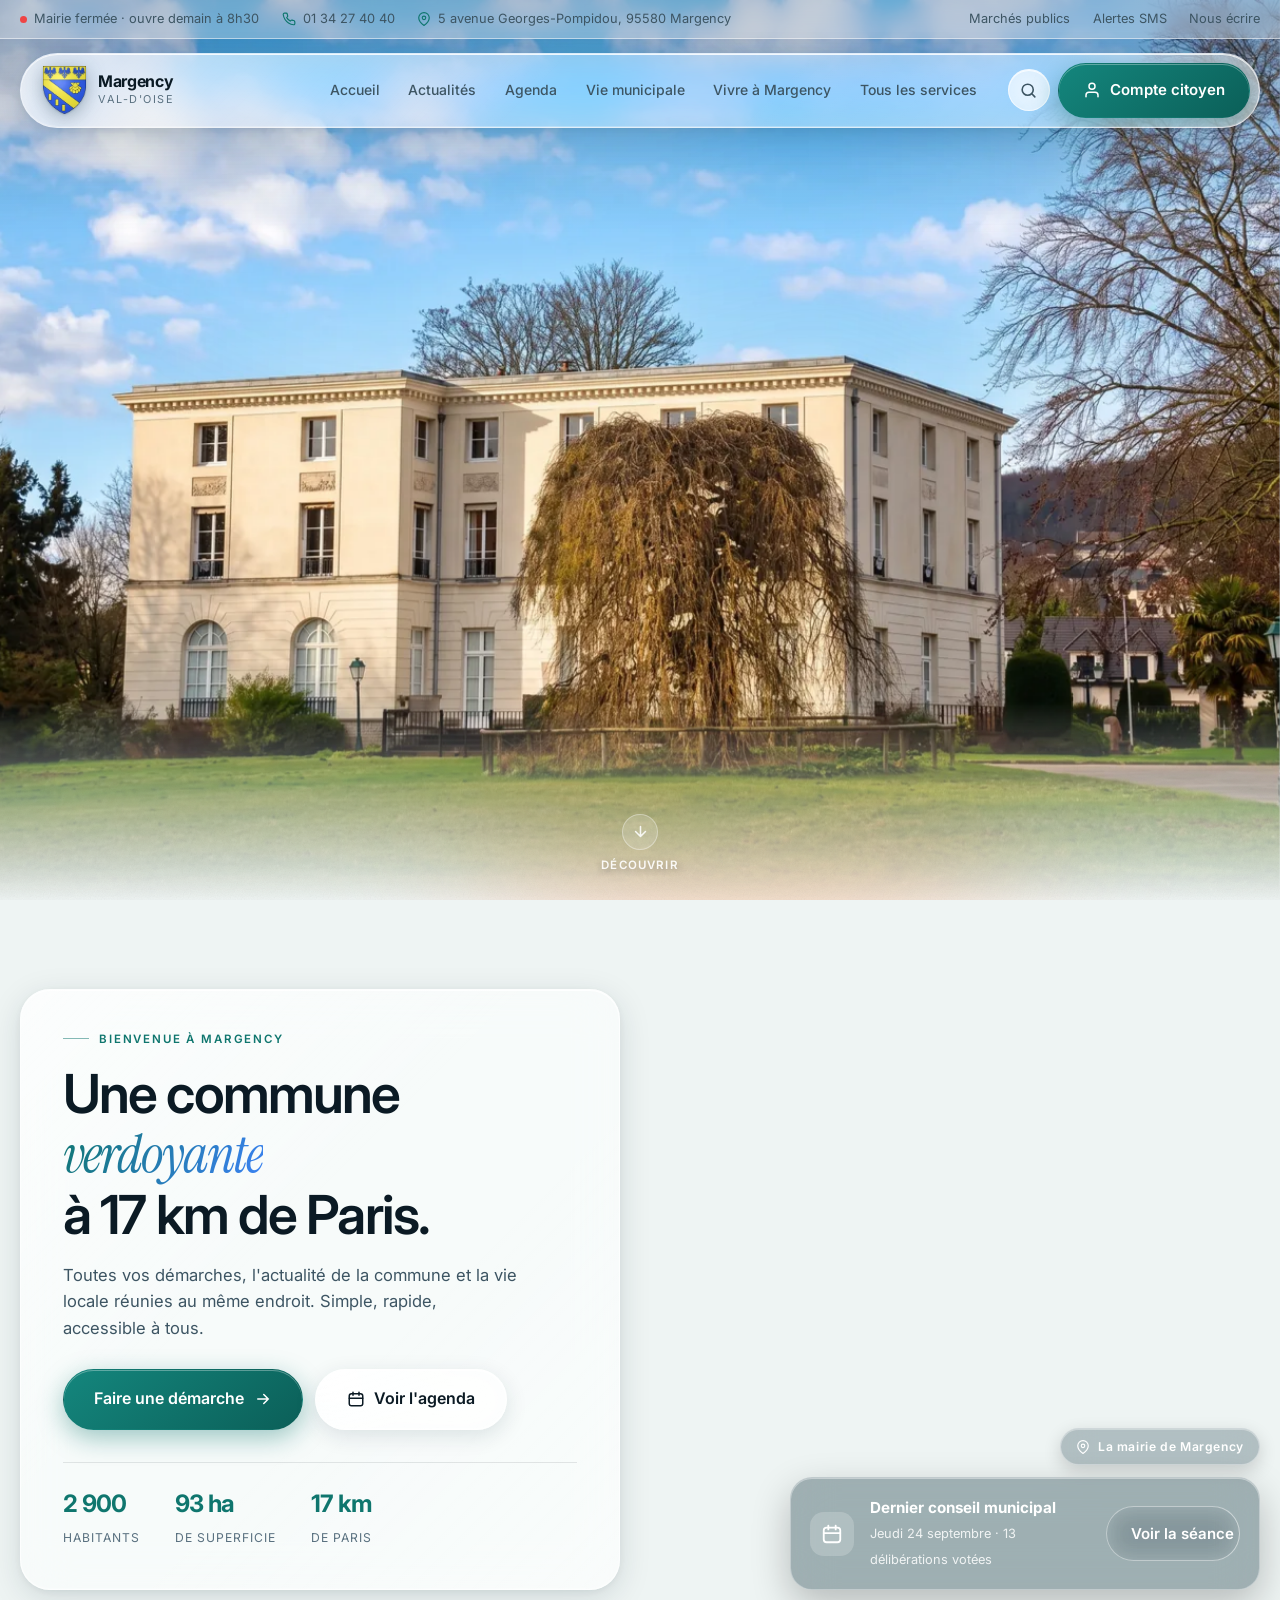
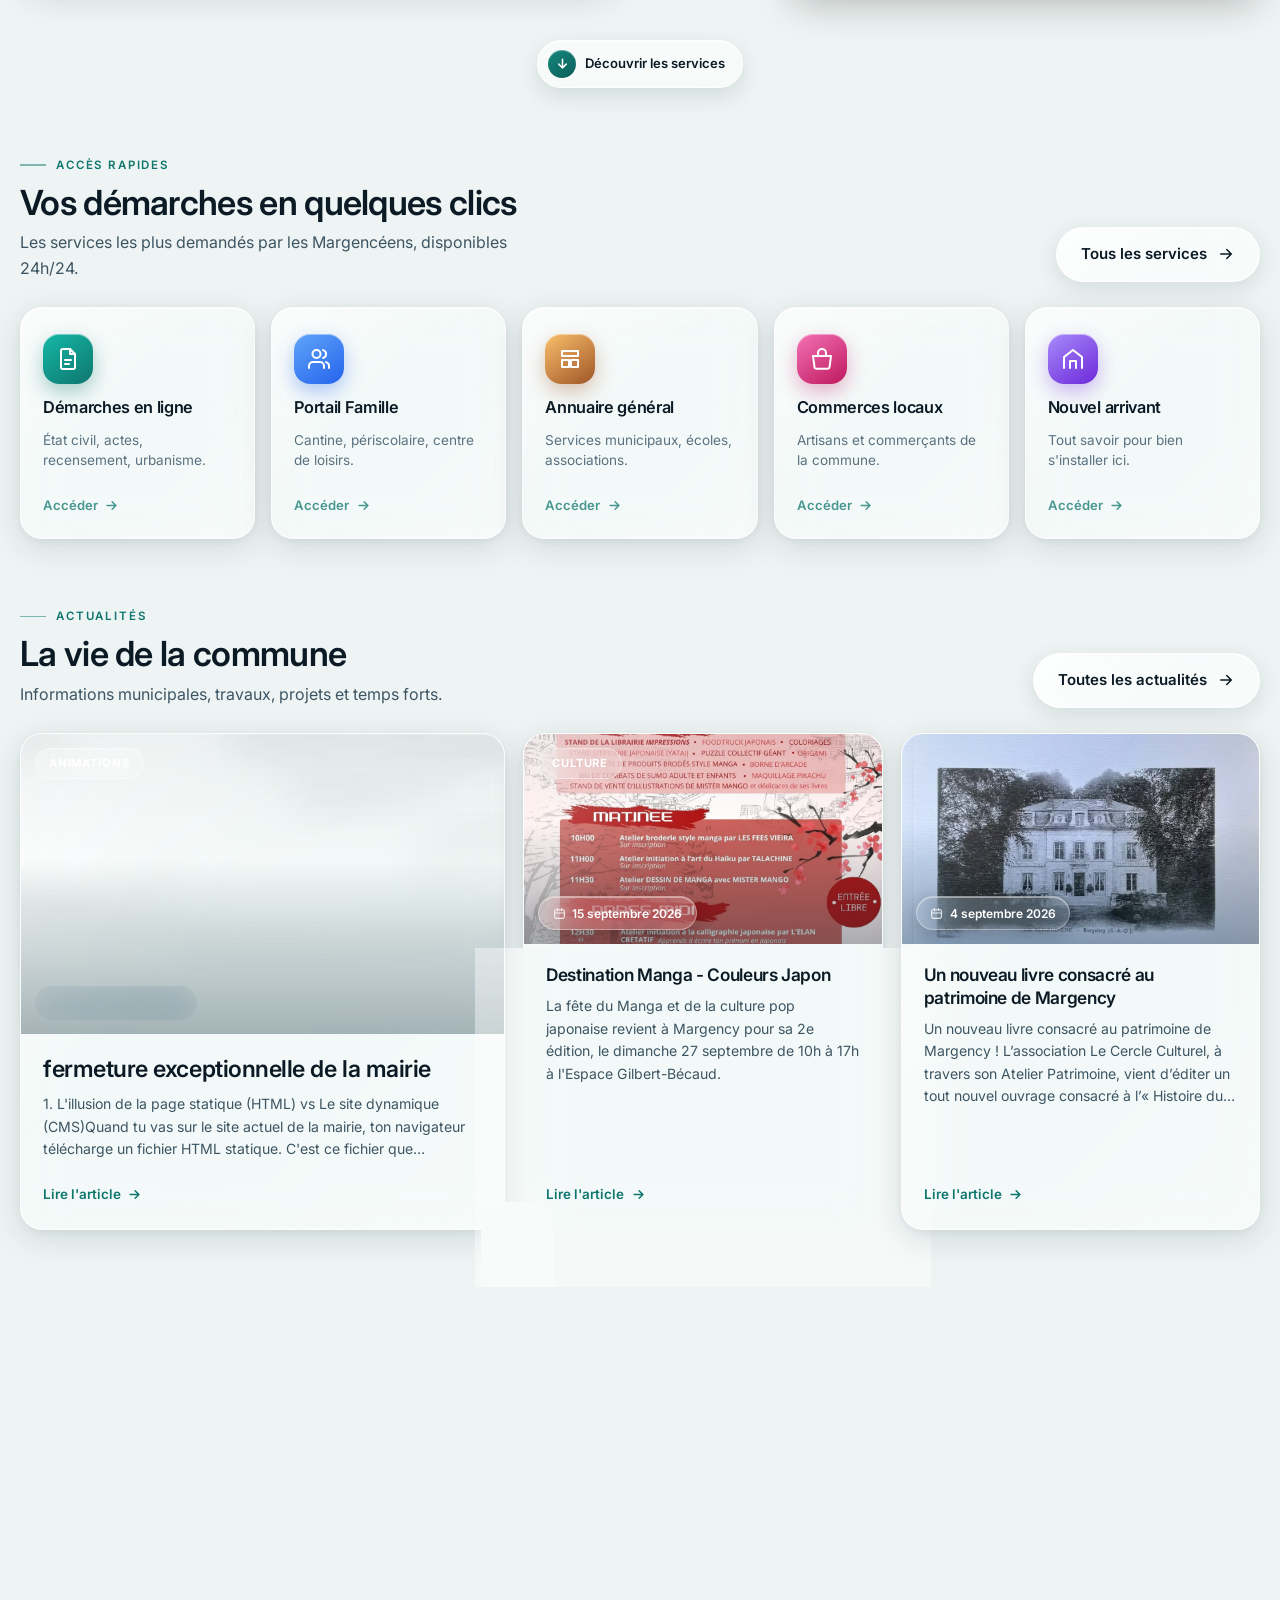
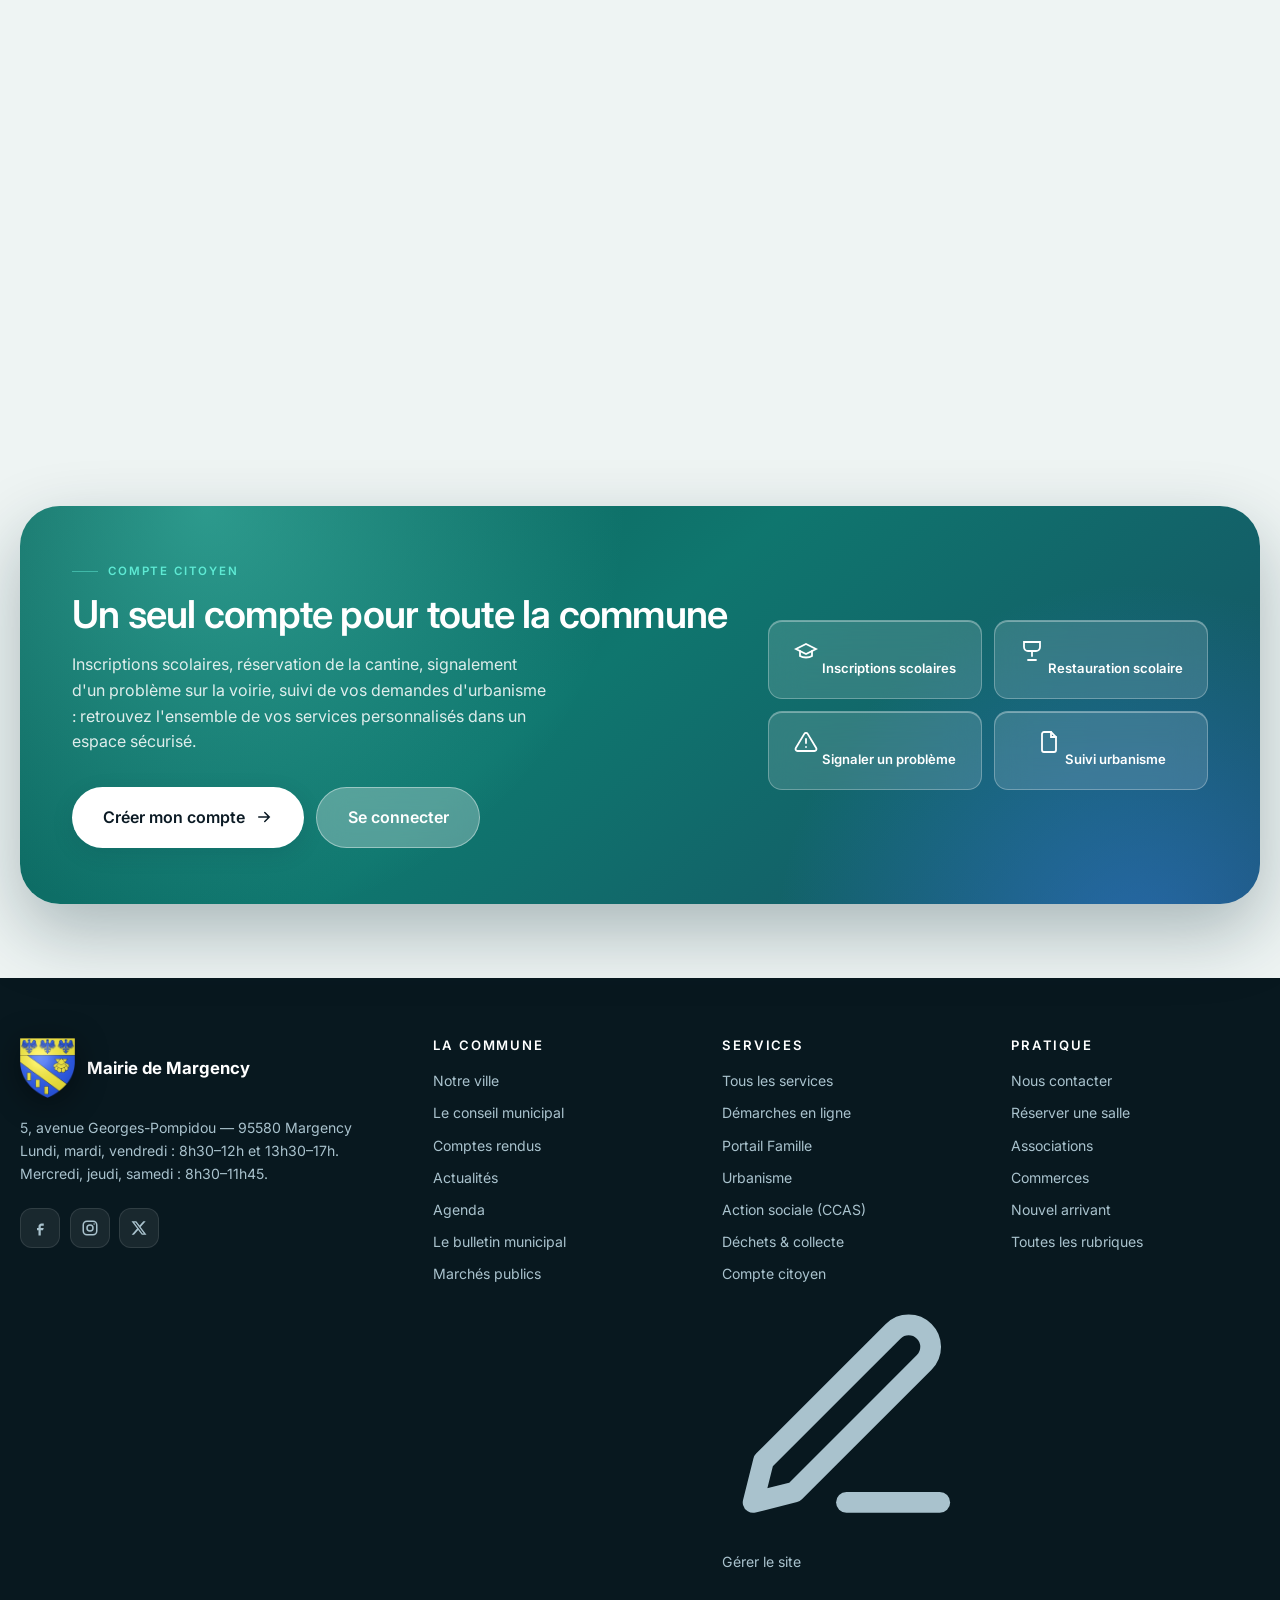
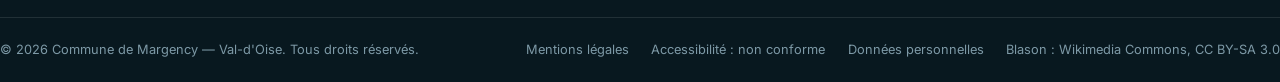
<file: index.html>
<!DOCTYPE html>
<html lang="fr">
<head>
<meta charset="utf-8">
<meta name="viewport" content="width=device-width, initial-scale=1">
<title>Mairie de Margency — Val-d'Oise</title>
<meta name="description" content="Site officiel de la commune de Margency (95580). Démarches en ligne, actualités, agenda, vie municipale.">
<link rel="icon" type="image/png" sizes="32x32" href="assets/site/favicon-32.png">
<link rel="apple-touch-icon" href="assets/site/favicon-180.png">
<link rel="preconnect" href="https://fonts.googleapis.com">
<link rel="preconnect" href="https://fonts.gstatic.com" crossorigin>
<link href="https://fonts.googleapis.com/css2?family=Instrument+Serif:ital@0;1&family=Inter:wght@300;400;500;600;700&display=swap" rel="stylesheet">
<style>
/* ============================================================
   MAIRIE DE MARGENCY — Design system
   ============================================================ */
:root{
  --ink:#0b1a24;
  --ink-soft:#3d5563;
  --ink-mute:#5a7180;

  --brand:#0f766e;        /* vert d'eau profond */
  --brand-2:#0ea5a2;
  --accent:#9e5527;       /* terre cuite */
  --sky:#3b82f6;

  --bg:#eef4f3;
  --surface:#ffffff;

  /* Liquid glass tokens */
  --glass-bg:rgba(255,255,255,.42);
  --glass-bg-strong:rgba(255,255,255,.62);
  --glass-brd:rgba(255,255,255,.65);
  --glass-shadow:0 8px 32px rgba(9,42,54,.13), 0 2px 8px rgba(9,42,54,.06);
  --glass-inner:inset 0 1px 0 rgba(255,255,255,.85), inset 0 -1px 0 rgba(255,255,255,.25);
  --blur:blur(22px) saturate(180%);

  --r-sm:14px; --r-md:22px; --r-lg:30px; --r-xl:40px; --r-pill:999px;
  --maxw:1240px;
  --ease:cubic-bezier(.22,1,.36,1);
}

*{box-sizing:border-box}
html{scroll-behavior:smooth}
body{
  margin:0; background:var(--bg); color:var(--ink);
  font-family:'Inter',system-ui,-apple-system,'Segoe UI',sans-serif;
  font-size:16px; line-height:1.6; -webkit-font-smoothing:antialiased;
  overflow-x:hidden;
}
img{max-width:100%; display:block}
a{color:inherit; text-decoration:none}
h1,h2,h3,h4{margin:0; line-height:1.12; font-weight:600; letter-spacing:-.02em}
p{margin:0}
.serif{font-family:'Instrument Serif',Georgia,serif; font-weight:400; letter-spacing:-.01em}
.wrap{width:min(100% - 40px, var(--maxw)); margin-inline:auto}
.eyebrow{
  font-size:.72rem; font-weight:600; letter-spacing:.16em; text-transform:uppercase;
  color:var(--brand); display:flex; align-items:center; gap:10px;
}
.eyebrow::before{content:""; width:26px; height:1.5px; background:currentColor; opacity:.5}

/* ---------- Ambient aurora background ---------- */
.aurora{position:fixed; inset:0; z-index:-2; overflow:hidden; pointer-events:none}
.blob{position:absolute; border-radius:50%; filter:blur(90px); opacity:.55}
.b1{width:640px;height:640px;background:radial-gradient(circle,#5eead4,#0ea5a2 60%);top:-220px;left:-140px;animation:float1 24s ease-in-out infinite}
.b2{width:560px;height:560px;background:radial-gradient(circle,#93c5fd,#3b82f6 65%);top:-80px;right:-160px;animation:float2 30s ease-in-out infinite}
.b3{width:520px;height:520px;background:radial-gradient(circle,#fed7aa,#f59e6b 65%);top:520px;left:38%;opacity:.4;animation:float3 27s ease-in-out infinite}
.b4{width:600px;height:600px;background:radial-gradient(circle,#a7f3d0,#34d399 65%);top:1180px;right:-180px;opacity:.35;animation:float1 33s ease-in-out infinite}
.grain{position:fixed;inset:0;z-index:-1;pointer-events:none;opacity:.5;
  background-image:url("data:image/svg+xml,%3Csvg xmlns='http://www.w3.org/2000/svg' width='140' height='140'%3E%3Cfilter id='n'%3E%3CfeTurbulence type='fractalNoise' baseFrequency='.85' numOctaves='3'/%3E%3CfeColorMatrix type='saturate' values='0'/%3E%3C/filter%3E%3Crect width='140' height='140' filter='url(%23n)' opacity='.22'/%3E%3C/svg%3E");}
@keyframes float1{0%,100%{transform:translate(0,0) scale(1)}50%{transform:translate(70px,60px) scale(1.12)}}
@keyframes float2{0%,100%{transform:translate(0,0) scale(1)}50%{transform:translate(-80px,50px) scale(1.08)}}
@keyframes float3{0%,100%{transform:translate(0,0) scale(1)}50%{transform:translate(50px,-70px) scale(1.15)}}

/* ============================================================
   LIQUID GLASS — la brique de base
   ============================================================ */
.glass{
  position:relative;
  background:var(--glass-bg);
  backdrop-filter:var(--blur); -webkit-backdrop-filter:var(--blur);
  border:1px solid var(--glass-brd);
  box-shadow:var(--glass-shadow), var(--glass-inner);
  border-radius:var(--r-lg);
  overflow:hidden;
  isolation:isolate;
}
/* reflet spéculaire diagonal */
.glass::before{
  content:""; position:absolute; inset:0; z-index:0; pointer-events:none;
  background:linear-gradient(135deg, rgba(255,255,255,.55) 0%, rgba(255,255,255,0) 42%, rgba(255,255,255,0) 60%, rgba(255,255,255,.22) 100%);
}
/* halo lumineux qui suit la souris */
.glass::after{
  content:""; position:absolute; z-index:0; pointer-events:none;
  inset:-1px; opacity:0; transition:opacity .45s var(--ease);
  background:radial-gradient(340px circle at var(--mx,50%) var(--my,50%), rgba(255,255,255,.6), transparent 62%);
}
.glass:hover::after{opacity:1}
.glass > *{position:relative; z-index:1}

/* ---------- Boutons ---------- */
.btn{
  --pad:.9rem 1.5rem;
  display:inline-flex; align-items:center; gap:.6rem; padding:var(--pad);
  border-radius:var(--r-pill); font-weight:600; font-size:.94rem; cursor:pointer;
  border:1px solid transparent; position:relative; overflow:hidden; isolation:isolate;
  transition:transform .35s var(--ease), box-shadow .35s var(--ease), background .3s;
  white-space:nowrap;
}
.btn svg{width:18px;height:18px;flex:none;transition:transform .35s var(--ease)}
.btn:hover{transform:translateY(-2px)}
.btn:active{transform:translateY(0) scale(.98)}
.btn:hover svg{transform:translateX(3px)}

.btn-glass{
  background:var(--glass-bg-strong); color:var(--ink);
  backdrop-filter:var(--blur); -webkit-backdrop-filter:var(--blur);
  border-color:var(--glass-brd);
  box-shadow:0 6px 22px rgba(9,42,54,.12), var(--glass-inner);
}
.btn-glass::before{
  content:"";position:absolute;inset:0;z-index:-1;
  background:linear-gradient(140deg,rgba(255,255,255,.8),rgba(255,255,255,0) 55%);
}
.btn-glass:hover{background:rgba(255,255,255,.8); box-shadow:0 12px 34px rgba(9,42,54,.18), var(--glass-inner)}

.btn-solid{
  background:linear-gradient(140deg,#14867d,#0b5f58); color:#fff;
  box-shadow:0 8px 26px rgba(15,118,110,.4), inset 0 1px 0 rgba(255,255,255,.32);
}
.btn-solid:hover{box-shadow:0 14px 38px rgba(15,118,110,.5), inset 0 1px 0 rgba(255,255,255,.32)}

.btn-ghost{background:rgba(255,255,255,.28); border-color:rgba(255,255,255,.5); color:var(--ink);
  backdrop-filter:blur(14px); -webkit-backdrop-filter:blur(14px)}
.btn-ghost:hover{background:rgba(255,255,255,.5)}
.btn-lg{--pad:1.05rem 1.9rem; font-size:1rem}

/* ============================================================
   HEADER
   ============================================================ */
.topbar{
  font-size:.8rem; color:var(--ink-soft); padding:.55rem 0;
  border-bottom:1px solid rgba(255,255,255,.5); background:rgba(255,255,255,.3);
  backdrop-filter:blur(10px); -webkit-backdrop-filter:blur(10px);
}
.topbar .wrap{display:flex; justify-content:space-between; align-items:center; gap:1rem; flex-wrap:wrap}
.topbar-l{display:flex; gap:1.4rem; align-items:center}
.topbar-item{display:flex; align-items:center; gap:.45rem}
.topbar-item svg{width:14px;height:14px;color:var(--brand)}
.topbar a:hover{color:var(--brand)}
/* statut de la mairie : gris le temps du calcul, puis vert / orange / rouge (js/horaires.js) */
.pulse{--dot:148,163,184; width:7px;height:7px;border-radius:50%;flex:none;
  background:rgb(var(--dot)); box-shadow:0 0 0 0 rgba(var(--dot),.6);
  animation:pulse 2.4s infinite; transition:background .4s}
.pulse.vert{--dot:34,197,94}
.pulse.orange{--dot:245,158,11}
.pulse.rouge{--dot:239,68,68; animation:none}
@keyframes pulse{70%{box-shadow:0 0 0 8px rgba(var(--dot),0)}100%{box-shadow:0 0 0 0 rgba(var(--dot),0)}}

header.site{position:sticky; top:0; z-index:100}
.navbar{
  margin-top:14px; padding:.55rem .55rem .55rem 1.35rem;
  border-radius:var(--r-pill);
  display:flex; align-items:center; gap:1.1rem;
  transition:box-shadow .4s var(--ease), background .4s;
}
header.site.scrolled .navbar{background:rgba(255,255,255,.68); box-shadow:0 10px 40px rgba(9,42,54,.16), var(--glass-inner)}

.brand{display:flex; align-items:center; gap:.75rem; flex:none}
.crest{
  width:42px;height:42px;border-radius:13px; flex:none;
  background:linear-gradient(145deg,#14867d,#0b5f58);
  display:grid;place-items:center;color:#fff;
  box-shadow:0 6px 18px rgba(15,118,110,.38), inset 0 1px 0 rgba(255,255,255,.4);
}
.crest svg{width:22px;height:22px}
.brand-txt strong{display:block;font-size:1rem;font-weight:700;letter-spacing:-.02em;line-height:1.15}
.brand-txt span{display:block;font-size:.68rem;letter-spacing:.14em;text-transform:uppercase;color:var(--ink-mute)}

nav.main{display:flex; gap:.15rem; margin-left:auto; align-items:center}
nav.main > a{
  padding:.62rem .82rem; border-radius:var(--r-pill); font-size:.875rem; font-weight:500;
  color:var(--ink-soft); position:relative; transition:color .25s, background .3s;
}
nav.main > a:hover{color:var(--ink); background:rgba(255,255,255,.6)}
.nav-actions{display:flex; gap:.5rem; align-items:center; flex:none}
.icon-btn{
  width:42px;height:42px;border-radius:50%; display:grid;place-items:center; cursor:pointer;
  background:rgba(255,255,255,.55); border:1px solid var(--glass-brd); color:var(--ink-soft);
  backdrop-filter:blur(12px); -webkit-backdrop-filter:blur(12px);
  box-shadow:inset 0 1px 0 rgba(255,255,255,.8); transition:.3s var(--ease);
}
.icon-btn:hover{background:#fff; color:var(--brand); transform:translateY(-2px)}
.icon-btn svg{width:19px;height:19px}
.burger{display:none}

/* ============================================================
   HERO — la photo de la mairie, le verre posé dessus
   ============================================================ */
/* la photo occupe tout le haut de page, derrière la barre d'infos et la navigation */
/* La scène couvre l'écran d'accueil et le bloc de présentation ; la photo, elle,
   garde la taille d'un écran et reste collée pendant qu'on descend : le cadrage
   de la mairie ne se déforme donc jamais. */
.photo-stage{position:absolute; top:0; left:0; right:0;
  height:calc(100svh + max(640px, 100svh) - var(--head-h, 104px)); min-height:1280px;
  z-index:-1; pointer-events:none}
.photo-collant{position:sticky; top:0; height:100svh; min-height:640px; overflow:hidden}
.photo-stage img{width:100%; height:100%; object-fit:cover; object-position:50% 50%;
  animation:settle 2.2s var(--ease) both}
@keyframes settle{from{transform:scale(1.07)} to{transform:scale(1)}}
/* un voile léger en haut pour la navigation, puis la photo se fond dans le fond du site */
/* la photo s'efface en transparence : elle se fond dans l'aurore, sans ligne de coupure */
.photo-collant{-webkit-mask-image:linear-gradient(180deg,#000 0%,#000 78%,transparent 100%);
                       mask-image:linear-gradient(180deg,#000 0%,#000 78%,transparent 100%)}
.photo-collant::after{content:""; position:absolute; inset:0;
  background:linear-gradient(180deg, rgba(9,42,54,.26) 0%, rgba(9,42,54,0) 26%)}

/* ---------- écran d'accueil : la mairie en entier, rien qui la recouvre ---------- */
.entree{position:relative; min-height:calc(100svh - var(--head-h, 104px));
  display:flex; flex-direction:column; justify-content:flex-end; padding:30px 0 26px}
/* l'encadré d'informations : n'existe que s'il a du contenu */
.infos-cle{
  width:min(100%, 420px); padding:1.15rem 1.25rem; border-radius:var(--r-md); color:#fff;
  background:rgba(9,42,54,.38); border:1px solid rgba(255,255,255,.34);
  backdrop-filter:blur(22px) saturate(160%); -webkit-backdrop-filter:blur(22px) saturate(160%);
  box-shadow:0 14px 38px rgba(0,0,0,.26), inset 0 1px 0 rgba(255,255,255,.4);
}
.infos-cle > .ic-tete{display:flex; align-items:center; gap:.55rem; margin-bottom:.85rem;
  font-size:.72rem; font-weight:700; letter-spacing:.12em; text-transform:uppercase; opacity:.85}
.infos-cle > .ic-tete svg{width:15px;height:15px;flex:none}
.ic-item{padding:.7rem 0; border-top:1px solid rgba(255,255,255,.2)}
.ic-item:first-of-type{border-top:0; padding-top:0}
.ic-item:last-child{padding-bottom:0}
.ic-item strong{display:block; font-size:.98rem; letter-spacing:-.01em}
.ic-item p{margin:.25rem 0 0; font-size:.86rem; line-height:1.5; opacity:.9}
.ic-item .ic-date{display:inline-block; margin-top:.3rem; font-size:.74rem; font-weight:600; opacity:.8}
.ic-item a.ic-lien{display:inline-flex; align-items:center; gap:.4rem; margin-top:.5rem;
  font-size:.82rem; font-weight:600; color:#fff; text-decoration:underline; text-underline-offset:3px}
.ic-item a.ic-lien svg{width:14px;height:14px}
/* la flèche qui invite à descendre */
.vers-bas{display:flex; justify-content:center; margin-top:26px}
.vers-bas a{display:flex; flex-direction:column; align-items:center; gap:.4rem; color:#fff;
  font-size:.72rem; font-weight:600; letter-spacing:.1em; text-transform:uppercase;
  text-shadow:0 2px 10px rgba(0,0,0,.4); opacity:.9; transition:opacity .3s}
.vers-bas a:hover{opacity:1}
.vers-bas span.rond{width:36px;height:36px;border-radius:50%;display:grid;place-items:center;
  background:rgba(255,255,255,.18); border:1px solid rgba(255,255,255,.4);
  backdrop-filter:blur(14px); -webkit-backdrop-filter:blur(14px); animation:sautille 2.4s var(--ease) infinite}
.vers-bas svg{width:17px;height:17px}
@keyframes sautille{0%,100%{transform:translateY(0)} 50%{transform:translateY(5px)}}

.hero{position:relative; min-height:calc(100svh - var(--head-h, 104px)); min-height:calc(max(640px, 100svh) - var(--head-h, 104px));
  display:flex; flex-direction:column; padding:calc(var(--nav-h, 74px) + 14px) 0 34px}
.hero > .wrap{flex:1; display:flex; flex-direction:column; justify-content:space-between; gap:24px}
/* l'encadré d'informations : en haut à droite, au-dessus de la carte de présentation */
.hero-grid{display:grid; grid-template-columns:minmax(0,600px) minmax(0,1fr); gap:24px; align-items:stretch}
.hero-copy{padding:40px 42px;
  background:rgba(255,255,255,.6);
  backdrop-filter:blur(26px) saturate(170%); -webkit-backdrop-filter:blur(26px) saturate(170%)}
.hero h1{font-size:clamp(2.4rem,4.2vw,3.7rem); margin:1rem 0 0; letter-spacing:-.035em}
.hero h1 em{font-family:'Instrument Serif',Georgia,serif; font-style:italic; font-weight:400;
  background:linear-gradient(120deg,#0f766e,#3b82f6); -webkit-background-clip:text; background-clip:text; color:transparent}
.hero p.lead{margin-top:1rem; font-size:1.04rem; color:var(--ink-soft); max-width:46ch}
.hero-cta{display:flex; gap:.75rem; margin-top:1.7rem; flex-wrap:wrap}
.hero-stats{display:flex; gap:2.2rem; margin-top:2rem; padding-top:1.4rem; border-top:1px solid rgba(11,26,36,.1)}
.stat b{display:block; font-size:1.5rem; font-weight:700; letter-spacing:-.03em; color:var(--brand)}
.stat span{font-size:.76rem; color:var(--ink-mute); text-transform:uppercase; letter-spacing:.08em}

.hero-side{display:flex; flex-direction:column; align-items:flex-end; justify-content:flex-end; gap:12px}
/* l'encadré d'informations se cale en haut, au même niveau que la carte de présentation */
.infos-cle{margin-bottom:auto}
/* légende de la photo, en pastille de verre */
.hero-badge{
  padding:.5rem .95rem; border-radius:var(--r-pill); color:#fff;
  background:rgba(9,42,54,.26); border:1px solid rgba(255,255,255,.38);
  backdrop-filter:blur(16px) saturate(160%); -webkit-backdrop-filter:blur(16px) saturate(160%);
  box-shadow:inset 0 1px 0 rgba(255,255,255,.35), 0 6px 18px rgba(0,0,0,.16);
  font-size:.76rem; font-weight:600; letter-spacing:.05em; display:flex; align-items:center; gap:.5rem;
}
.hero-badge svg{width:14px;height:14px}
/* carte d'info flottante en verre sombre, lisible sur la pelouse */
.float-card{
  width:min(100%, 470px); padding:1.1rem 1.2rem; border-radius:var(--r-md);
  background:rgba(9,42,54,.34); border:1px solid rgba(255,255,255,.34);
  backdrop-filter:blur(22px) saturate(160%); -webkit-backdrop-filter:blur(22px) saturate(160%);
  box-shadow:0 14px 38px rgba(0,0,0,.24), inset 0 1px 0 rgba(255,255,255,.4);
  color:#fff; display:flex; align-items:center; gap:1rem;
}
.float-card .fc-ico{width:44px;height:44px;border-radius:14px;background:rgba(255,255,255,.2);display:grid;place-items:center;flex:none}
.float-card .fc-ico svg{width:22px;height:22px}
.float-card strong{display:block;font-size:.95rem}
.float-card small{opacity:.85;font-size:.8rem}
.float-card .fc-cta{margin-left:auto}

/* ---------- la météo, animée sur la photo (js/meteo.js) ---------- */
.photo-collant img.ph{position:absolute; inset:0}
.photo-stage img.ph.entrante{opacity:0; transition:opacity 1.4s var(--ease)}
.photo-stage img.ph.entrante.visible{opacity:1}
.meteo-fx{position:absolute; inset:0; overflow:hidden}
.meteo-fx div{position:absolute; pointer-events:none; will-change:transform}

/* nuages : une bande de 1600 px qui dérive lentement, raccord invisible */
.nuages-overlay{top:0; left:0; height:560px; width:calc(100% + 1600px);
  background:url('assets/site/nuages.webp') repeat-x 0 0 / 1600px 560px;
  opacity:.5; animation:deriveNuages 160s linear infinite}
.nuages-overlay.gris{background-image:url('assets/site/nuages-gris.webp'); opacity:.72; animation-duration:75s}
.nuages-overlay.brume{background-image:url('assets/site/brume.webp'); opacity:.6; animation-duration:120s}
@keyframes deriveNuages{from{transform:translate3d(0,0,0)} to{transform:translate3d(-1600px,0,0)}}

/* pluie : tuile 256×512 déplacée de 256 px pour 1024 px de chute → diagonale de vent, boucle parfaite.
   On anime transform plutôt que background-position : la carte graphique s'en charge,
   ce qui compte ici puisque le verre au-dessus doit se recalculer à chaque image. */
.pluie-overlay{top:-1024px; left:-256px; right:0; bottom:0;
  background:url('assets/site/pluie.png') repeat 0 0 / 256px 512px;
  animation:tomberPluie .8s linear infinite}
.pluie-overlay.fond{background-image:url('assets/site/pluie-fond.png'); opacity:.85; animation-duration:1.5s}
@keyframes tomberPluie{from{transform:translate3d(0,0,0)} to{transform:translate3d(256px,1024px,0)}}

/* neige : deux couches à vitesses différentes pour la profondeur, et un léger balancement */
.neige-sway{top:0; bottom:0; left:-40px; right:-40px; animation:balancer 7s ease-in-out infinite alternate}
.neige-overlay{top:-1024px; left:0; right:0; bottom:0;
  background:url('assets/site/neige.png') repeat 0 0 / 512px 512px;
  animation:tomberNeige 10s linear infinite}
.neige-overlay.fond{background-image:url('assets/site/neige-fond.png'); animation-duration:19s}
@keyframes tomberNeige{from{transform:translate3d(0,0,0)} to{transform:translate3d(0,1024px,0)}}
@keyframes balancer{from{transform:translateX(-22px)} to{transform:translateX(22px)}}
@media (max-width:760px){ .pluie-overlay.fond, .neige-overlay.fond{display:none} }

/* invitation à descendre : c'est le visiteur qui décide, rien ne défile tout seul */
.scroll-cue{display:flex; justify-content:center; margin-top:26px}
.scroll-cue a{display:flex; align-items:center; gap:.55rem; padding:.55rem 1.05rem .55rem .6rem;
  border-radius:var(--r-pill); font-size:.82rem; font-weight:600; color:var(--ink);
  background:rgba(255,255,255,.55); border:1px solid var(--glass-brd);
  backdrop-filter:blur(16px); -webkit-backdrop-filter:blur(16px);
  box-shadow:inset 0 1px 0 rgba(255,255,255,.85), 0 8px 22px rgba(9,42,54,.12);
  transition:transform .35s var(--ease), background .3s}
.scroll-cue a:hover{transform:translateY(-2px); background:rgba(255,255,255,.8)}
.scroll-cue .dot{width:28px;height:28px;border-radius:50%;display:grid;place-items:center;color:#fff;
  background:linear-gradient(145deg,#14867d,#0b5f58); box-shadow:inset 0 1px 0 rgba(255,255,255,.35)}
.scroll-cue svg{width:15px;height:15px; animation:bob 2.2s ease-in-out infinite}
@keyframes bob{0%,100%{transform:translateY(-1px)}50%{transform:translateY(2px)}}

/* ============================================================
   SERVICES — accès rapides
   ============================================================ */
section{padding:34px 0}
.sec-head{display:flex; align-items:flex-end; justify-content:space-between; gap:1.5rem; margin-bottom:1.6rem; flex-wrap:wrap}
.sec-head h2{font-size:clamp(1.7rem,2.7vw,2.5rem); margin-top:.6rem}
.sec-head p{color:var(--ink-soft); margin-top:.5rem; max-width:52ch}

.quick{display:grid; grid-template-columns:repeat(5,minmax(0,1fr)); gap:16px}
.qcard{
  padding:26px 22px 22px; border-radius:var(--r-md);
  display:flex; flex-direction:column; gap:.85rem; cursor:pointer;
  transition:transform .45s var(--ease), box-shadow .45s var(--ease), background .4s;
}
.qcard:hover{transform:translateY(-7px); background:rgba(255,255,255,.72);
  box-shadow:0 22px 48px rgba(9,42,54,.18), var(--glass-inner)}
.qc-ico{
  width:50px;height:50px;border-radius:16px; display:grid;place-items:center; color:#fff; flex:none;
  background:linear-gradient(145deg,var(--c1),var(--c2));
  box-shadow:0 8px 20px var(--cs), inset 0 1px 0 rgba(255,255,255,.42);
  transition:transform .45s var(--ease);
}
.qcard:hover .qc-ico{transform:scale(1.08) rotate(-4deg)}
.qc-ico svg{width:24px;height:24px}
.qcard h3{font-size:1.02rem}
.qcard p{font-size:.85rem; color:var(--ink-mute); line-height:1.5}
.qc-arrow{margin-top:auto; padding-top:.7rem; font-size:.82rem; font-weight:600; color:var(--brand);
  display:flex; align-items:center; gap:.4rem; opacity:.75; transition:.35s var(--ease)}
.qcard:hover .qc-arrow{opacity:1; gap:.7rem}
.qc-arrow svg{width:15px;height:15px}

/* ============================================================
   ACTUALITÉS
   ============================================================ */
.news{display:grid; grid-template-columns:minmax(0,1.35fr) minmax(0,1fr) minmax(0,1fr); gap:18px}
.ncard{border-radius:var(--r-md); display:flex; flex-direction:column; cursor:pointer;
  transition:transform .45s var(--ease), box-shadow .45s var(--ease)}
.ncard:hover{transform:translateY(-6px); box-shadow:0 24px 50px rgba(9,42,54,.2), var(--glass-inner)}
.n-media{height:210px; position:relative; overflow:hidden; display:block}
.ncard.feature .n-media{height:300px}
.n-media img{position:absolute;inset:0;width:100%;height:100%;object-fit:cover;
  transition:transform .9s var(--ease)}
.ncard:hover .n-media img{transform:scale(1.06)}
/* voile de verre posé sur la photo, pour l'intégrer au thème */
.n-media::after{content:"";position:absolute;inset:0;pointer-events:none;z-index:1;
  background:linear-gradient(180deg, rgba(9,42,54,.05) 0%, rgba(9,42,54,0) 42%, rgba(9,42,54,.34) 100%),
             linear-gradient(128deg, rgba(255,255,255,.34) 0%, rgba(255,255,255,0) 46%)}
.n-media .n-tag, .n-media .n-when{z-index:2}
.n-when{position:absolute; left:14px; bottom:14px;
  padding:.4rem .85rem; border-radius:var(--r-pill); color:#fff; font-size:.75rem; font-weight:600;
  background:rgba(255,255,255,.18); border:1px solid rgba(255,255,255,.36);
  backdrop-filter:blur(18px) saturate(170%); -webkit-backdrop-filter:blur(18px) saturate(170%);
  box-shadow:inset 0 1px 0 rgba(255,255,255,.42), 0 6px 18px rgba(0,0,0,.2);
  display:flex; align-items:center; gap:.4rem}
.n-when svg{width:13px;height:13px;opacity:.85}
.g-teal{background:linear-gradient(150deg,#5eead4,#0f766e 55%,#0b3d47)}
.g-blue{background:linear-gradient(150deg,#93c5fd,#3b82f6 55%,#1e3a8a)}
.g-amber{background:linear-gradient(150deg,#fcd9a8,#e0873f 55%,#8a4a20)}
.n-tag{
  position:absolute; top:14px; left:14px; padding:.35rem .8rem; border-radius:var(--r-pill);
  background:rgba(255,255,255,.24); border:1px solid rgba(255,255,255,.42); color:#fff;
  backdrop-filter:blur(14px); -webkit-backdrop-filter:blur(14px);
  font-size:.7rem; font-weight:700; letter-spacing:.08em; text-transform:uppercase;
}
.n-body{padding:20px 22px 24px; display:flex; flex-direction:column; gap:.55rem; flex:1}
.n-date{font-size:.76rem; color:var(--ink-mute); font-weight:500; letter-spacing:.04em}
.ncard h3{font-size:1.08rem; line-height:1.3}
.ncard.feature h3{font-size:1.45rem}
.ncard p{font-size:.88rem; color:var(--ink-soft)}
.n-link{margin-top:auto; padding-top:.9rem; font-size:.84rem; font-weight:600; color:var(--brand);
  display:flex; align-items:center; gap:.4rem; transition:gap .35s var(--ease)}
.ncard:hover .n-link{gap:.7rem}
.n-link svg{width:15px;height:15px}

/* ============================================================
   AGENDA + INFOS PRATIQUES
   ============================================================ */
.split{display:grid; grid-template-columns:minmax(0,1.25fr) minmax(0,.95fr); gap:22px; align-items:start}
.panel{padding:32px 34px; border-radius:var(--r-lg)}
.agenda-list{display:flex; flex-direction:column; gap:10px; margin-top:1.4rem}
.ev{
  display:flex; align-items:center; gap:1.1rem; padding:14px 16px; border-radius:var(--r-sm); cursor:pointer;
  background:rgba(255,255,255,.4); border:1px solid rgba(255,255,255,.6);
  transition:transform .4s var(--ease), background .35s, box-shadow .4s var(--ease);
}
.ev:hover{transform:translateX(6px); background:rgba(255,255,255,.78); box-shadow:0 10px 26px rgba(9,42,54,.12)}
.ev-date{
  width:60px; flex:none; text-align:center; padding:.5rem 0; border-radius:12px; color:#fff;
  background:linear-gradient(145deg,#14867d,#0b5f58); box-shadow:inset 0 1px 0 rgba(255,255,255,.35);
}
.ev-date b{display:block; font-size:1.32rem; font-weight:700; line-height:1}
.ev-date span{font-size:.66rem; text-transform:uppercase; letter-spacing:.1em; opacity:.9}
.ev-i{display:block}
.ev-i h4{font-size:.98rem}
.ev-i p{font-size:.82rem; color:var(--ink-mute); margin-top:.15rem}
.ev-go{margin-left:auto; color:var(--ink-mute); transition:.35s var(--ease)}
.ev:hover .ev-go{color:var(--brand); transform:translateX(4px)}
.ev-go svg{width:18px;height:18px}

.hours{display:flex; flex-direction:column; gap:.1rem; margin-top:1.3rem}
.hrow{display:flex; justify-content:space-between; padding:.7rem 0; border-bottom:1px dashed rgba(11,26,36,.12); font-size:.9rem}
.hrow:last-child{border:none}
.hrow span{color:var(--ink-soft)}
.hrow b{font-weight:600}
.hrow.closed b{color:var(--ink-mute); font-weight:500}
.contact-block{margin-top:1.6rem; display:flex; flex-direction:column; gap:.8rem}
.cline{display:flex; align-items:center; gap:.8rem; font-size:.9rem}
.cline .ci{width:36px;height:36px;border-radius:11px;flex:none;display:grid;place-items:center;
  background:rgba(15,118,110,.1); color:var(--brand)}
.cline .ci svg{width:17px;height:17px}
.cline small{display:block; color:var(--ink-mute); font-size:.75rem}

/* ============================================================
   CTA compte citoyen
   ============================================================ */
.cta-band{
  border-radius:var(--r-xl); padding:56px 52px; position:relative; overflow:hidden; isolation:isolate;
  background:linear-gradient(140deg,#0b5f58,#0f766e 45%,#164e63);
  box-shadow:0 28px 70px rgba(9,42,54,.3);
  color:#fff; display:grid; grid-template-columns:minmax(0,1.2fr) minmax(0,.8fr); gap:36px; align-items:center;
}
.cta-band::before{content:"";position:absolute;inset:0;z-index:-1;
  background:radial-gradient(700px circle at 15% 0%, rgba(94,234,212,.4), transparent 60%),
             radial-gradient(600px circle at 90% 110%, rgba(59,130,246,.45), transparent 60%)}
.cta-band h2{font-size:clamp(1.8rem,3vw,2.6rem)}
.cta-band p{margin-top:1rem; opacity:.86; max-width:48ch}
.cta-band .btns{display:flex; gap:.75rem; margin-top:2rem; flex-wrap:wrap}
.cta-tiles{display:grid; grid-template-columns:minmax(0,1fr) minmax(0,1fr); gap:12px}
.tile{
  padding:18px; border-radius:var(--r-sm); text-align:center;
  background:rgba(255,255,255,.14); border:1px solid rgba(255,255,255,.28);
  backdrop-filter:blur(16px); -webkit-backdrop-filter:blur(16px);
  box-shadow:inset 0 1px 0 rgba(255,255,255,.34);
  transition:transform .4s var(--ease), background .35s;
}
.tile:hover{transform:translateY(-4px); background:rgba(255,255,255,.24)}
.tile svg{width:24px;height:24px;margin:0 auto .6rem}
.tile span{font-size:.82rem; font-weight:600}

/* ============================================================
   FOOTER
   ============================================================ */
footer{margin-top:40px; background:#08181f; color:#a9c2cd; padding:60px 0 0}
.f-grid{display:grid; grid-template-columns:minmax(0,1.5fr) minmax(0,1fr) minmax(0,1fr) minmax(0,1fr); gap:40px; padding-bottom:44px}
footer h4{color:#fff; font-size:.82rem; letter-spacing:.14em; text-transform:uppercase; margin-bottom:1.1rem; font-weight:600}
footer ul{list-style:none; padding:0; margin:0; display:flex; flex-direction:column; gap:.6rem; font-size:.88rem}
footer li a{transition:color .25s, padding-left .25s}
footer li a:hover{color:#5eead4; padding-left:4px}
.f-brand{display:flex; align-items:center; gap:.8rem; margin-bottom:1.1rem}
.f-brand .crest{box-shadow:none}
.f-brand strong{color:#fff; font-size:1.05rem}
.f-about{font-size:.88rem; max-width:38ch; line-height:1.65}
.socials{display:flex; gap:.6rem; margin-top:1.4rem}
.soc{width:40px;height:40px;border-radius:12px;display:grid;place-items:center;
  background:rgba(255,255,255,.07); border:1px solid rgba(255,255,255,.1); transition:.3s var(--ease)}
.soc:hover{background:#0f766e; color:#fff; transform:translateY(-3px)}
.soc svg{width:18px;height:18px}
.f-bottom{border-top:1px solid rgba(255,255,255,.1); padding:22px 0; font-size:.8rem;
  display:flex; justify-content:space-between; gap:1rem; flex-wrap:wrap; color:#7d99a6}
.f-bottom a:hover{color:#5eead4}

/* ---------- Reveal ---------- */
.reveal{opacity:0; transform:translateY(26px); transition:opacity .8s var(--ease), transform .8s var(--ease)}
.reveal.in{opacity:1; transform:none}

/* ---------- Menu mobile ---------- */
.sheet{
  position:fixed; inset:0; z-index:200; display:none; padding:16px;
  background:rgba(238,244,243,.7); backdrop-filter:blur(26px); -webkit-backdrop-filter:blur(26px);
}
.sheet.open{display:block}
.sheet-inner{padding:26px; border-radius:var(--r-lg); margin-top:70px}
.sheet nav{display:flex; flex-direction:column; gap:.2rem}
.sheet nav a{padding:.95rem .6rem; font-weight:500; border-bottom:1px solid rgba(11,26,36,.08)}
.sheet .close{position:absolute; top:28px; right:28px}

/* ============================================================
   RESPONSIVE
   ============================================================ */
@media (max-width:1100px){
  .quick{grid-template-columns:repeat(3,minmax(0,1fr))}
  .news{grid-template-columns:minmax(0,1fr) minmax(0,1fr)}
  .ncard.feature{grid-column:span 2}
  .f-grid{grid-template-columns:minmax(0,1fr) minmax(0,1fr)}
}
@media (max-width:900px){
  nav.main{display:none}
  .burger{display:grid}
  /* une seule colonne : l'encadré d'informations remonte avant la présentation */
  .hero-grid{display:flex; flex-direction:column; gap:16px}
  .hero-copy{padding:32px 26px}
  .hero-side{display:contents}
  .hero-badge{align-self:flex-start}
  .float-card{width:100%}
  .photo-stage{height:calc(74svh + max(640px, 100svh) - var(--head-h, 104px)); min-height:1100px}
  .photo-collant{height:74svh; min-height:520px}
  .entree{min-height:calc(74svh - var(--head-h, 104px)); padding-bottom:18px}
  .infos-cle{width:100%; margin-bottom:0; order:-1}
  .vers-bas{display:none}
  .hero{min-height:0; padding-top:18px}   /* l'écran d'accueil occupe déjà la photo */
  .split{grid-template-columns:minmax(0,1fr)}
  .cta-band{grid-template-columns:minmax(0,1fr); padding:38px 28px}
  .topbar-l{display:none}
}
@media (max-width:640px){
  .quick{grid-template-columns:minmax(0,1fr) minmax(0,1fr)}
  .news{grid-template-columns:minmax(0,1fr)}
  .ncard.feature{grid-column:span 1}
  .f-grid{grid-template-columns:minmax(0,1fr); gap:30px}
  .hero-stats{gap:1.4rem}
  .panel{padding:26px 22px}
  .brand-txt span{display:none}
}
@media (max-width:760px){
  .navbar{gap:.6rem; padding-left:1rem}
  .nav-actions .btn-solid .lbl{display:none}
  .nav-actions .btn-solid{--pad:0; width:42px; height:42px; gap:0;
    justify-content:center; border-radius:50%}
  .nav-actions .btn-solid svg{width:19px;height:19px}
}
@media (prefers-reduced-motion:reduce){
  *{animation:none!important; transition:none!important}
  .reveal{opacity:1; transform:none}
}

/* ---------- blason de la commune ---------- */
.blason{height:48px; width:auto; flex:none; display:block;
  filter:drop-shadow(0 4px 10px rgba(9,42,54,.28)) drop-shadow(0 1px 1px rgba(9,42,54,.2));
  transition:transform .45s var(--ease)}
.brand:hover .blason{transform:rotate(-4deg) scale(1.06)}
.blason-lg{height:60px; filter:drop-shadow(0 6px 16px rgba(0,0,0,.45))}
@media (max-width:760px){ .navbar .blason{height:40px} }
</style>
</head>
<body>

<div class="aurora">
  <div class="blob b1"></div><div class="blob b2"></div>
  <div class="blob b3"></div><div class="blob b4"></div>
</div>
<div class="grain"></div>

<div class="photo-stage" aria-hidden="true">
 <div class="photo-collant">
  <img class="ph" id="photoMairie" alt="" sizes="100vw" fetchpriority="high">
  <script>
  /* choisit la bonne photo avant son téléchargement, si la météo est déjà connue */
  (function(){
    var m = 'soleil';
    try{
      var force = new URLSearchParams(location.search).get('meteo');
      var c = JSON.parse(sessionStorage.getItem('meteo-margency') || 'null');
      m = force || (c && Date.now() - c.t < 20 * 60000 ? c.m : 'soleil');
    }catch(e){}
    if(!/^(soleil|pluie|neige)$/.test(m)) m = 'soleil';
    var i = document.getElementById('photoMairie');
    i.dataset.meteo = m;
    i.srcset = 'assets/site/mairie-' + m + '-1280.webp 1280w, assets/site/mairie-' + m + '-2400.webp 2400w';
    i.src = 'assets/site/mairie-' + m + '-2400.webp';
  })();
  </script>
  <noscript><img class="ph" src="assets/site/mairie-soleil-2400.webp" alt=""></noscript>
  <div class="meteo-fx"></div>
 </div>
</div>

<!-- ========================= HEADER ========================= -->
<div class="topbar">
  <div class="wrap">
    <div class="topbar-l">
      <span class="topbar-item" id="statutMairie"><span class="pulse"></span> <span class="statut-txt">Horaires de la mairie</span></span>
      <a class="topbar-item" href="tel:0134274040">
        <svg viewBox="0 0 24 24" fill="none" stroke="currentColor" stroke-width="2" stroke-linecap="round"><path d="M22 16.9v3a2 2 0 0 1-2.2 2 19.8 19.8 0 0 1-8.6-3.1 19.5 19.5 0 0 1-6-6A19.8 19.8 0 0 1 2.1 4.2 2 2 0 0 1 4.1 2h3a2 2 0 0 1 2 1.7c.1.9.3 1.8.6 2.6a2 2 0 0 1-.5 2.1L8.1 9.6a16 16 0 0 0 6 6l1.2-1.1a2 2 0 0 1 2.1-.5c.8.3 1.7.5 2.6.6a2 2 0 0 1 1.7 2z"/></svg>
        01 34 27 40 40
      </a>
      <span class="topbar-item">
        <svg viewBox="0 0 24 24" fill="none" stroke="currentColor" stroke-width="2"><path d="M21 10c0 7-9 13-9 13s-9-6-9-13a9 9 0 0 1 18 0z"/><circle cx="12" cy="10" r="3"/></svg>
        5 avenue Georges-Pompidou, 95580 Margency
      </span>
    </div>
    <div class="topbar-l" style="display:flex">
      <a href="vie-municipale.html#marches">Marchés publics</a>
      <a href="compte-citoyen.html">Alertes SMS</a>
      <a href="vie-municipale.html#mairie/ecrire">Nous écrire</a>
    </div>
  </div>
</div>
<header class="site" id="header">
  <div class="wrap">
    <div class="navbar glass">
      <a class="brand" href="index.html">
        <img class="blason" src="assets/site/blason-128.webp" width="44" height="48" alt="Blason de Margency">
        <span class="brand-txt"><strong>Margency</strong><span>Val-d'Oise</span></span>
      </a>

      <nav class="main">
          <a class="active" href="index.html">Accueil</a>
          <a href="actualites.html">Actualités</a>
          <a href="agenda.html">Agenda</a>
          <a href="vie-municipale.html">Vie municipale</a>
          <a href="vivre-a-margency.html">Vivre à Margency</a>
          <a href="services.html">Tous les services</a>
        </nav>

      <div class="nav-actions">
        <button class="icon-btn" aria-label="Rechercher">
          <svg viewBox="0 0 24 24" fill="none" stroke="currentColor" stroke-width="2" stroke-linecap="round"><circle cx="11" cy="11" r="7"/><path d="m20 20-3.5-3.5"/></svg>
        </button>
        <a class="btn btn-solid" href="compte-citoyen.html">
          <svg viewBox="0 0 24 24" fill="none" stroke="currentColor" stroke-width="2" stroke-linecap="round"><path d="M20 21v-2a4 4 0 0 0-4-4H8a4 4 0 0 0-4 4v2"/><circle cx="12" cy="7" r="4"/></svg>
          <span class="lbl">Compte citoyen</span>
        </a>
        <button class="icon-btn burger" id="burger" aria-label="Menu">
          <svg viewBox="0 0 24 24" fill="none" stroke="currentColor" stroke-width="2" stroke-linecap="round"><path d="M4 7h16M4 12h16M4 17h16"/></svg>
        </button>
      </div>
    </div>
  </div>
</header>

<!-- menu mobile -->
<div class="sheet" id="sheet">
  <div class="wrap">
    <div class="sheet-inner glass">
      <button class="icon-btn close" id="closeSheet" aria-label="Fermer">
        <svg viewBox="0 0 24 24" fill="none" stroke="currentColor" stroke-width="2" stroke-linecap="round"><path d="M18 6 6 18M6 6l12 12"/></svg>
      </button>
      <nav>
            <a class="active" href="index.html">Accueil</a>
            <a href="actualites.html">Actualités</a>
            <a href="agenda.html">Agenda</a>
            <a href="vie-municipale.html">Vie municipale</a>
            <a href="enfance-education.html">Enfance &amp; Éducation</a>
            <a href="sport-loisirs-culture.html">Sport, Loisirs &amp; Culture</a>
            <a href="vivre-a-margency.html">Vivre à Margency</a>
            <a href="environnement-urbanisme.html">Environnement &amp; Urbanisme</a>
            <a href="action-sociale.html">Action sociale</a>
            <a href="conseil-municipal.html">Conseil municipal</a>
            <a href="services.html">Tous les services</a>
            <a href="compte-citoyen.html">Compte citoyen</a>
          </nav>
    </div>
  </div>
</div>

<!-- ========================= HERO ========================= -->
<main>
<!-- ========================= ÉCRAN D'ACCUEIL ========================= -->
<!-- La mairie en entier. L'encadré de droite n'apparaît que s'il y a des informations. -->
<section class="entree" id="entree">
  <div class="wrap">
    <div class="vers-bas">
      <a href="#presentation" aria-label="Descendre vers la présentation de la commune">
        <span class="rond">
          <svg viewBox="0 0 24 24" fill="none" stroke="currentColor" stroke-width="2.2" stroke-linecap="round" stroke-linejoin="round"><path d="M12 5v14M19 12l-7 7-7-7"/></svg>
        </span>
        Découvrir
      </a>
    </div>
  </div>
</section>

<section class="hero" id="presentation">
  <div class="wrap">
    <div class="hero-grid">

      <div class="hero-copy glass reveal">
        <div class="eyebrow">Bienvenue à Margency</div>
        <h1>Une commune <em>verdoyante</em><br>à 17 km de Paris.</h1>
        <p class="lead">Toutes vos démarches, l'actualité de la commune et la vie locale réunies au même endroit. Simple, rapide, accessible à tous.</p>

        <div class="hero-cta">
          <a class="btn btn-solid btn-lg" href="#services">
            Faire une démarche
            <svg viewBox="0 0 24 24" fill="none" stroke="currentColor" stroke-width="2" stroke-linecap="round"><path d="M5 12h14M13 6l6 6-6 6"/></svg>
          </a>
          <a class="btn btn-glass btn-lg" href="agenda.html">
            <svg viewBox="0 0 24 24" fill="none" stroke="currentColor" stroke-width="2" stroke-linecap="round"><rect x="3" y="5" width="18" height="16" rx="3"/><path d="M8 3v4M16 3v4M3 11h18"/></svg>
            Voir l'agenda
          </a>
        </div>

        <div class="hero-stats">
          <div class="stat"><b>2 900</b><span>habitants</span></div>
          <div class="stat"><b>93 ha</b><span>de superficie</span></div>
          <div class="stat"><b>17 km</b><span>de Paris</span></div>
        </div>
      </div>

      <div class="hero-side reveal">
        <aside class="infos-cle" id="infosCle" hidden></aside>
        <span class="hero-badge">
          <svg viewBox="0 0 24 24" fill="none" stroke="currentColor" stroke-width="2"><path d="M21 10c0 7-9 13-9 13s-9-6-9-13a9 9 0 0 1 18 0z"/><circle cx="12" cy="10" r="3"/></svg>
          La mairie de Margency
        </span>
        <div class="float-card">
          <span class="fc-ico">
            <svg viewBox="0 0 24 24" fill="none" stroke="currentColor" stroke-width="2" stroke-linecap="round"><rect x="3" y="5" width="18" height="16" rx="3"/><path d="M8 3v4M16 3v4M3 11h18"/></svg>
          </span>
          <div>
            <strong id="conseilTitre">Conseil municipal</strong>
            <small id="conseilInfo">Séances, délibérations et procès-verbaux</small>
          </div>
          <a class="btn btn-ghost fc-cta" id="conseilLien" href="conseil-municipal.html" style="color:#fff;border-color:rgba(255,255,255,.4);background:rgba(255,255,255,.16)">
            Voir les séances
          </a>
        </div>
      </div>

    </div>

    <div class="scroll-cue">
      <a href="#services">
        <span class="dot"><svg viewBox="0 0 24 24" fill="none" stroke="currentColor" stroke-width="2.4" stroke-linecap="round"><path d="M12 5v14M6 13l6 6 6-6"/></svg></span>
        Découvrir les services
      </a>
    </div>
  </div>
</section>

<!-- ========================= SERVICES ========================= -->
<section id="services">
  <div class="wrap">
    <div class="sec-head reveal">
      <div>
        <div class="eyebrow">Accès rapides</div>
        <h2>Vos démarches en quelques clics</h2>
        <p>Les services les plus demandés par les Margencéens, disponibles 24h/24.</p>
      </div>
      <a class="btn btn-glass" href="services.html">
        Tous les services
        <svg viewBox="0 0 24 24" fill="none" stroke="currentColor" stroke-width="2" stroke-linecap="round"><path d="M5 12h14M13 6l6 6-6 6"/></svg>
      </a>
    </div>

    <div class="quick">
      <a class="qcard glass reveal" href="vie-municipale.html#demarches">
        <span class="qc-ico" style="--c1:#14b8a6;--c2:#0f766e;--cs:rgba(15,118,110,.35)">
          <svg viewBox="0 0 24 24" fill="none" stroke="currentColor" stroke-width="2" stroke-linecap="round" stroke-linejoin="round"><path d="M14 2H7a2 2 0 0 0-2 2v16a2 2 0 0 0 2 2h10a2 2 0 0 0 2-2V7z"/><path d="M14 2v5h5M9 13h6M9 17h4"/></svg>
        </span>
        <h3>Démarches en ligne</h3>
        <p>État civil, actes, recensement, urbanisme.</p>
        <span class="qc-arrow">Accéder <svg viewBox="0 0 24 24" fill="none" stroke="currentColor" stroke-width="2.4" stroke-linecap="round"><path d="M5 12h14M13 6l6 6-6 6"/></svg></span>
      </a>

      <a class="qcard glass reveal" href="enfance-education.html#portail">
        <span class="qc-ico" style="--c1:#60a5fa;--c2:#2563eb;--cs:rgba(37,99,235,.35)">
          <svg viewBox="0 0 24 24" fill="none" stroke="currentColor" stroke-width="2" stroke-linecap="round" stroke-linejoin="round"><path d="M17 21v-2a4 4 0 0 0-4-4H6a4 4 0 0 0-4 4v2"/><circle cx="9.5" cy="7" r="4"/><path d="M22 21v-2a4 4 0 0 0-3-3.9"/><path d="M16 3.1a4 4 0 0 1 0 7.8"/></svg>
        </span>
        <h3>Portail Famille</h3>
        <p>Cantine, périscolaire, centre de loisirs.</p>
        <span class="qc-arrow">Accéder <svg viewBox="0 0 24 24" fill="none" stroke="currentColor" stroke-width="2.4" stroke-linecap="round"><path d="M5 12h14M13 6l6 6-6 6"/></svg></span>
      </a>

      <a class="qcard glass reveal" href="vivre-a-margency.html#annuaire">
        <span class="qc-ico" style="--c1:#fbbf6b;--c2:#9e5527;--cs:rgba(158,85,39,.35)">
          <svg viewBox="0 0 24 24" fill="none" stroke="currentColor" stroke-width="2" stroke-linecap="round" stroke-linejoin="round"><path d="M4 4h16v5H4z"/><path d="M4 13h7v7H4zM13 13h7v7h-7z"/></svg>
        </span>
        <h3>Annuaire général</h3>
        <p>Services municipaux, écoles, associations.</p>
        <span class="qc-arrow">Accéder <svg viewBox="0 0 24 24" fill="none" stroke="currentColor" stroke-width="2.4" stroke-linecap="round"><path d="M5 12h14M13 6l6 6-6 6"/></svg></span>
      </a>

      <a class="qcard glass reveal" href="vivre-a-margency.html#commerces">
        <span class="qc-ico" style="--c1:#f472b6;--c2:#be185d;--cs:rgba(190,24,93,.32)">
          <svg viewBox="0 0 24 24" fill="none" stroke="currentColor" stroke-width="2" stroke-linecap="round" stroke-linejoin="round"><path d="M3 9h18l-1.5 11a2 2 0 0 1-2 1.8H6.5a2 2 0 0 1-2-1.8z"/><path d="M8 9V6a4 4 0 0 1 8 0v3"/></svg>
        </span>
        <h3>Commerces locaux</h3>
        <p>Artisans et commerçants de la commune.</p>
        <span class="qc-arrow">Accéder <svg viewBox="0 0 24 24" fill="none" stroke="currentColor" stroke-width="2.4" stroke-linecap="round"><path d="M5 12h14M13 6l6 6-6 6"/></svg></span>
      </a>

      <a class="qcard glass reveal" href="vivre-a-margency.html">
        <span class="qc-ico" style="--c1:#a78bfa;--c2:#6d28d9;--cs:rgba(109,40,217,.32)">
          <svg viewBox="0 0 24 24" fill="none" stroke="currentColor" stroke-width="2" stroke-linecap="round" stroke-linejoin="round"><path d="M3 21V10l9-7 9 7v11"/><path d="M9 21v-7h6v7"/></svg>
        </span>
        <h3>Nouvel arrivant</h3>
        <p>Tout savoir pour bien s'installer ici.</p>
        <span class="qc-arrow">Accéder <svg viewBox="0 0 24 24" fill="none" stroke="currentColor" stroke-width="2.4" stroke-linecap="round"><path d="M5 12h14M13 6l6 6-6 6"/></svg></span>
      </a>
    </div>
  </div>
</section>

<!-- ========================= ACTUALITÉS ========================= -->
<section id="actus">
  <div class="wrap">
    <div class="sec-head reveal">
      <div>
        <div class="eyebrow">Actualités</div>
        <h2>La vie de la commune</h2>
        <p>Informations municipales, travaux, projets et temps forts.</p>
      </div>
      <a class="btn btn-glass" href="actualites.html">
        Toutes les actualités
        <svg viewBox="0 0 24 24" fill="none" stroke="currentColor" stroke-width="2" stroke-linecap="round"><path d="M5 12h14M13 6l6 6-6 6"/></svg>
      </a>
    </div>

    <div class="news" id="newsGrid"></div>
  </div>
  </div>
</section>

<!-- ========================= AGENDA + PRATIQUE ========================= -->
<section id="agenda">
  <div class="wrap">
    <div class="split">

      <div class="panel glass reveal">
        <div class="eyebrow">Agenda</div>
        <h2 style="font-size:1.9rem;margin-top:.55rem">Les prochains rendez-vous</h2>

        <div class="agenda-list" id="agendaList"></div>

        <a class="btn btn-glass" href="agenda.html" style="margin-top:1.4rem">
          Tout l'agenda
          <svg viewBox="0 0 24 24" fill="none" stroke="currentColor" stroke-width="2" stroke-linecap="round"><path d="M5 12h14M13 6l6 6-6 6"/></svg>
        </a>
      </div>

      <div class="panel glass reveal">
        <div class="eyebrow">Infos pratiques</div>
        <h2 style="font-size:1.9rem;margin-top:.55rem">Votre mairie</h2>

        <div class="hours">
          <div class="hrow"><span>Lundi</span><b>8h30–12h · 13h30–17h</b></div>
          <div class="hrow"><span>Mardi</span><b>8h30–12h · 13h30–17h</b></div>
          <div class="hrow"><span>Mercredi</span><b>8h30–11h45</b></div>
          <div class="hrow"><span>Jeudi</span><b>8h30–11h45</b></div>
          <div class="hrow"><span>Vendredi</span><b>8h30–12h · 13h30–17h</b></div>
          <div class="hrow"><span>Samedi</span><b>8h30–11h45</b></div>
          <div class="hrow closed"><span>Dimanche</span><b>Fermé</b></div>
        </div>

        <div class="contact-block">
          <div class="cline">
            <span class="ci"><svg viewBox="0 0 24 24" fill="none" stroke="currentColor" stroke-width="2"><path d="M21 10c0 7-9 13-9 13s-9-6-9-13a9 9 0 0 1 18 0z"/><circle cx="12" cy="10" r="3"/></svg></span>
            <span><b>5, avenue Georges-Pompidou</b><small>95580 Margency</small></span>
          </div>
          <div class="cline">
            <span class="ci"><svg viewBox="0 0 24 24" fill="none" stroke="currentColor" stroke-width="2" stroke-linecap="round"><path d="M22 16.9v3a2 2 0 0 1-2.2 2 19.8 19.8 0 0 1-8.6-3.1 19.5 19.5 0 0 1-6-6A19.8 19.8 0 0 1 2.1 4.2 2 2 0 0 1 4.1 2h3a2 2 0 0 1 2 1.7c.1.9.3 1.8.6 2.6a2 2 0 0 1-.5 2.1L8.1 9.6a16 16 0 0 0 6 6l1.2-1.1a2 2 0 0 1 2.1-.5c.8.3 1.7.5 2.6.6a2 2 0 0 1 1.7 2z"/></svg></span>
            <span><b>01 34 27 40 40</b><small>Fax : 01 34 16 13 01</small></span>
          </div>
          <div class="cline">
            <span class="ci"><svg viewBox="0 0 24 24" fill="none" stroke="currentColor" stroke-width="2" stroke-linecap="round"><rect x="3" y="5" width="18" height="14" rx="3"/><path d="m3 7 9 6 9-6"/></svg></span>
            <span><b><a href="vie-municipale.html#mairie/ecrire">Écrire à la mairie</a></b><small>Formulaire en ligne, transmis au service concerné</small></span>
          </div>
        </div>

        <a class="btn btn-solid" href="vie-municipale.html#contact" style="margin-top:1.6rem;width:100%;justify-content:center">
          <svg viewBox="0 0 24 24" fill="none" stroke="currentColor" stroke-width="2" stroke-linecap="round"><rect x="3" y="5" width="18" height="16" rx="3"/><path d="M8 3v4M16 3v4M3 11h18"/></svg>
          Rendez-vous avec le Maire
        </a>
      </div>

    </div>
  </div>
</section>

<!-- ========================= CTA ========================= -->
<section id="compte">
  <div class="wrap">
    <div class="cta-band reveal">
      <div>
        <div class="eyebrow" style="color:#5eead4">Compte citoyen</div>
        <h2 style="margin-top:.8rem">Un seul compte pour toute la commune</h2>
        <p>Inscriptions scolaires, réservation de la cantine, signalement d'un problème sur la voirie, suivi de vos demandes d'urbanisme : retrouvez l'ensemble de vos services personnalisés dans un espace sécurisé.</p>
        <div class="btns">
          <a class="btn btn-glass btn-lg" href="compte-citoyen.html#inscription" style="background:#fff">
            Créer mon compte
            <svg viewBox="0 0 24 24" fill="none" stroke="currentColor" stroke-width="2" stroke-linecap="round"><path d="M5 12h14M13 6l6 6-6 6"/></svg>
          </a>
          <a class="btn btn-ghost btn-lg" href="compte-citoyen.html" style="color:#fff;border-color:rgba(255,255,255,.4)">Se connecter</a>
        </div>
      </div>

      <div class="cta-tiles">
        <div class="tile">
          <svg viewBox="0 0 24 24" fill="none" stroke="currentColor" stroke-width="1.8" stroke-linecap="round"><path d="M22 10 12 5 2 10l10 5z"/><path d="M6 12v5c3 2 9 2 12 0v-5"/></svg>
          <span>Inscriptions scolaires</span>
        </div>
        <div class="tile">
          <svg viewBox="0 0 24 24" fill="none" stroke="currentColor" stroke-width="1.8" stroke-linecap="round"><path d="M4 3h16v5a4 4 0 0 1-4 4H8a4 4 0 0 1-4-4z"/><path d="M12 12v5M8 21h8"/></svg>
          <span>Restauration scolaire</span>
        </div>
        <div class="tile">
          <svg viewBox="0 0 24 24" fill="none" stroke="currentColor" stroke-width="1.8" stroke-linecap="round"><path d="M12 9v4M12 17h.01"/><path d="M10.3 3.9 1.8 18a2 2 0 0 0 1.7 3h17a2 2 0 0 0 1.7-3L13.7 3.9a2 2 0 0 0-3.4 0z"/></svg>
          <span>Signaler un problème</span>
        </div>
        <div class="tile">
          <svg viewBox="0 0 24 24" fill="none" stroke="currentColor" stroke-width="1.8" stroke-linecap="round"><path d="M14 2H7a2 2 0 0 0-2 2v16a2 2 0 0 0 2 2h10a2 2 0 0 0 2-2V7z"/><path d="M14 2v5h5"/></svg>
          <span>Suivi urbanisme</span>
        </div>
      </div>
    </div>
  </div>
</section>
</main>

<!-- ========================= FOOTER ========================= -->
<footer>
  <div class="wrap">
    <div class="f-grid">
      <div>
        <div class="f-brand">
          <img class="blason blason-lg" src="assets/site/blason-256.webp" width="55" height="60" alt="Blason de Margency">
          <strong>Mairie de Margency</strong>
        </div>
        <p class="f-about">5, avenue Georges-Pompidou — 95580 Margency<br><span data-horaires-mairie>Lundi, mardi, vendredi : 8h30–12h et 13h30–17h.<br>Mercredi, jeudi, samedi : 8h30–11h45.</span></p>
                  <div class="socials">
          <a class="soc" href="https://www.facebook.com/profile.php?id=100007993065299" target="_blank" rel="noopener" aria-label="Facebook"><svg viewBox="0 0 24 24" fill="currentColor"><path d="M14 9h3V6h-3c-2.2 0-4 1.8-4 4v2H8v3h2v7h3v-7h3l1-3h-4v-2c0-.6.4-1 1-1z"/></svg></a>
          <a class="soc" href="https://www.instagram.com/margency95580/" target="_blank" rel="noopener" aria-label="Instagram"><svg viewBox="0 0 24 24" fill="none" stroke="currentColor" stroke-width="2"><rect x="3" y="3" width="18" height="18" rx="5"/><circle cx="12" cy="12" r="4"/><circle cx="17.5" cy="6.5" r="1" fill="currentColor" stroke="none"/></svg></a>
          <a class="soc" href="https://twitter.com/villedemargency" target="_blank" rel="noopener" aria-label="X (Twitter)"><svg viewBox="0 0 24 24" fill="currentColor"><path d="M17.8 3h3.1l-6.8 7.8L22 21h-6.2l-4.9-6.4L5.3 21H2.2l7.3-8.3L2 3h6.4l4.4 5.8zm-1.1 16.2h1.7L7.4 4.7H5.6z"/></svg></a>
        </div>
        </div>
        <div>
          <h4>La commune</h4>
          <ul>
            <li><a href="services.html">Notre ville</a></li>
            <li><a href="conseil-municipal.html#elus">Le conseil municipal</a></li>
            <li><a href="conseil-municipal.html#seances">Comptes rendus</a></li>
            <li><a href="actualites.html">Actualités</a></li>
            <li><a href="agenda.html">Agenda</a></li>
            <li><a href="vie-municipale.html#magazines">Le bulletin municipal</a></li>
            <li><a href="vie-municipale.html#marches">Marchés publics</a></li>
          </ul>
        </div>
        <div>
          <h4>Services</h4>
          <ul>
            <li><a href="services.html">Tous les services</a></li>
            <li><a href="vie-municipale.html#demarches">Démarches en ligne</a></li>
            <li><a href="enfance-education.html#portail">Portail Famille</a></li>
            <li><a href="environnement-urbanisme.html">Urbanisme</a></li>
            <li><a href="action-sociale.html">Action sociale (CCAS)</a></li>
            <li><a href="vie-municipale.html#dechets">Déchets &amp; collecte</a></li>
            <li><a href="compte-citoyen.html">Compte citoyen</a></li>
            <li><a class="agent-link" href="gestion.html"><svg viewBox="0 0 24 24" fill="none" stroke="currentColor" stroke-width="2" stroke-linecap="round" stroke-linejoin="round"><path d="M12 20h9"/><path d="M16.5 3.5a2.1 2.1 0 0 1 3 3L7 19l-4 1 1-4z"/></svg>Gérer le site</a></li>
          </ul>
        </div>
        <div>
          <h4>Pratique</h4>
          <ul>
            <li><a href="vie-municipale.html#mairie/ecrire">Nous contacter</a></li>
            <li><a href="vivre-a-margency.html#salles">Réserver une salle</a></li>
            <li><a href="sport-loisirs-culture.html#associations">Associations</a></li>
            <li><a href="vivre-a-margency.html#commerces">Commerces</a></li>
            <li><a href="vivre-a-margency.html">Nouvel arrivant</a></li>
            <li><a href="services.html">Toutes les rubriques</a></li>
          </ul>
        </div>
      </div>
    </div>

    <div class="f-bottom">
      <span>© <span data-annee>2026</span> Commune de Margency — Val-d'Oise. Tous droits réservés.</span>
      <span style="display:flex;gap:1.4rem;flex-wrap:wrap">
        <a href="mentions-legales.html#mentions">Mentions légales</a>
        <a href="mentions-legales.html#accessibilite">Accessibilité : non conforme</a>
        <a href="mentions-legales.html#donnees">Données personnelles</a>
        <a href="https://commons.wikimedia.org/wiki/File:Blason_ville_fr_Margency_(Val-d%27Oise).svg" target="_blank" rel="noopener">Blason : Wikimedia Commons, CC BY-SA 3.0</a>
      </span>
    </div>
  </div>
</footer>

<script src="data/accueil.js"></script>
<script src="data/actus.js"></script>
<script src="data/agenda.js"></script>
<script src="data/conseil.js"></script>
<script>
/* ---- encadré « informations importantes » de l'écran d'accueil ----
   Rendu uniquement s'il reste au moins une information à afficher : une info
   dont la date de fin est passée disparaît d'elle-même, et un encadré vide
   n'apparaît jamais — on ne voit alors que la photo. */
(function(){
  var boite = document.getElementById('infosCle');
  if(!boite) return;
  var A = window.ACCUEIL || {};
  var AUJ = new Intl.DateTimeFormat('en-CA', {timeZone:'Europe/Paris'}).format(new Date());
  var esc = function(t){ return String(t == null ? '' : t)
    .replace(/&/g,'&amp;').replace(/</g,'&lt;').replace(/>/g,'&gt;').replace(/"/g,'&quot;'); };

  var infos = (A.infos || []).filter(function(i){
    if(!i || !String(i.titre || '').trim()) return false;
    if(i.debut && i.debut > AUJ) return false;      /* pas encore d'actualité */
    if(i.fin && i.fin < AUJ) return false;          /* déjà terminée */
    return true;
  });
  var zone = null;   /* l'encadré se masque seul : il n'occupe plus de rangée à part */
  if(!infos.length){                                 /* aucun encadré : on retire jusqu'à la place réservée */
    if(zone) zone.hidden = true;
    return;
  }

  var FLECHE = '<svg viewBox="0 0 24 24" fill="none" stroke="currentColor" stroke-width="2.2" stroke-linecap="round"><path d="M5 12h14M13 6l6 6-6 6"/></svg>';
  var MOIS = ['janvier','février','mars','avril','mai','juin','juillet','août','septembre','octobre','novembre','décembre'];
  function dateFr(d){
    if(!/^\d{4}-\d{2}-\d{2}$/.test(d || '')) return '';
    var p = d.split('-');
    return parseInt(p[2], 10) + ' ' + MOIS[parseInt(p[1], 10) - 1] + ' ' + p[0];
  }

  boite.innerHTML =
    '<div class="ic-tete">' +
      '<svg viewBox="0 0 24 24" fill="none" stroke="currentColor" stroke-width="2" stroke-linecap="round"><circle cx="12" cy="12" r="9"/><path d="M12 8h.01M11 12h1v4h1"/></svg>' +
      (esc(A.titre) || 'À retenir') +
    '</div>' +
    infos.map(function(i){
      var quand = i.fin ? ('Jusqu\'au ' + dateFr(i.fin)) : (i.debut ? ('À partir du ' + dateFr(i.debut)) : '');
      return '<div class="ic-item">' +
        '<strong>' + esc(i.titre) + '</strong>' +
        (i.texte ? '<p>' + esc(i.texte) + '</p>' : '') +
        (quand ? '<span class="ic-date">' + esc(quand) + '</span>' : '') +
        (i.lien ? '<a class="ic-lien" href="' + esc(i.lien) + '"' +
          (/^https?:/.test(i.lien) ? ' target="_blank" rel="noopener"' : '') + '>' +
          (esc(i.libelle) || 'En savoir plus') + FLECHE + '</a>' : '') +
      '</div>';
    }).join('');
  boite.hidden = false;
  if(zone) zone.hidden = false;
})();
</script>
<script>
/* ---- halo qui suit la souris sur les surfaces en verre ---- */
document.querySelectorAll('.glass').forEach(function(el){
  el.addEventListener('pointermove', function(e){
    var r = el.getBoundingClientRect();
    el.style.setProperty('--mx', (e.clientX - r.left) + 'px');
    el.style.setProperty('--my', (e.clientY - r.top) + 'px');
  });
});

/* ---- hauteur de l'en-tête, pour caler le hero sur l'écran ---- */
function setHeadH(){
  var h = document.getElementById('header');
  document.documentElement.style.setProperty('--head-h', (h.offsetTop + h.offsetHeight) + 'px');
  /* hauteur du seul bandeau collant : ce qui recouvre le haut du bloc de présentation */
  document.documentElement.style.setProperty('--nav-h', h.offsetHeight + 'px');
}
setHeadH(); window.addEventListener('resize', setHeadH);

/* ---- header condensé au scroll ---- */
var header = document.getElementById('header');
function onScroll(){ header.classList.toggle('scrolled', window.scrollY > 12); }
onScroll(); window.addEventListener('scroll', onScroll, {passive:true});

/* ---- apparition progressive ---- */
var io = new IntersectionObserver(function(entries){
  entries.forEach(function(en){
    if(en.isIntersecting){ en.target.classList.add('in'); io.unobserve(en.target); }
  });
}, {threshold:.12, rootMargin:'0px 0px -40px 0px'});
document.querySelectorAll('.reveal').forEach(function(el, i){
  el.style.transitionDelay = (Math.min(i,6) * 60) + 'ms';
  io.observe(el);
});

/* ---- les 3 dernières actualités, lues depuis data/actus.js ---- */
(function(){
  var grid = document.getElementById('newsGrid');
  if(!grid || !window.ACTUS) return;
  var CAL = '<svg viewBox="0 0 24 24" fill="none" stroke="currentColor" stroke-width="2" stroke-linecap="round"><rect x="3" y="5" width="18" height="16" rx="3"/><path d="M8 3v4M16 3v4M3 11h18"/></svg>';
  var ARROW = '<svg viewBox="0 0 24 24" fill="none" stroke="currentColor" stroke-width="2.4" stroke-linecap="round"><path d="M5 12h14M13 6l6 6-6 6"/></svg>';
  var esc = function(s){ return String(s).replace(/&/g,'&amp;').replace(/</g,'&lt;').replace(/>/g,'&gt;'); };

  var last3 = window.ACTUS.slice()
    .sort(function(a,b){ return a.date < b.date ? 1 : -1; })
    .slice(0,3);

  grid.innerHTML = last3.map(function(a, i){
    var tag = (a.tags && a.tags[0]) ? '<span class="n-tag">'+esc(a.tags[0].replace(/-/g,' '))+'</span>' : '';
    return '<a class="ncard glass reveal in'+(i===0?' feature':'')+'" href="actualites.html#'+a.slug+'">'+
      '<span class="n-media">'+
        '<img src="'+a.cover+'" alt="'+esc(a.title)+'" loading="lazy">'+ tag +
        '<span class="n-when">'+CAL+esc(a.dateLabel)+'</span>'+
      '</span>'+
      '<span class="n-body">'+
        '<h3>'+esc(a.title)+'</h3>'+
        '<p>'+esc(a.excerpt)+'</p>'+
        '<span class="n-link">Lire l\'article '+ARROW+'</span>'+
      '</span></a>';
  }).join('');
})();

/* ---- les 4 prochains rendez-vous, lus depuis data/agenda.js ---- */
(function(){
  var box = document.getElementById('agendaList');
  if(!box || !window.AGENDA) return;
  var MOIS = ['Janv','Févr','Mars','Avril','Mai','Juin','Juil','Août','Sept','Oct','Nov','Déc'];
  var TODAY = new Intl.DateTimeFormat('en-CA', {timeZone:'Europe/Paris'}).format(new Date());
  var esc = function(s){ return String(s).replace(/&/g,'&amp;').replace(/</g,'&lt;').replace(/>/g,'&gt;'); };

  var futurs = window.AGENDA.slice()
    .sort(function(a,b){ return a.start < b.start ? -1 : 1; })
    .filter(function(e){ return e.end >= TODAY; });
  if(!futurs.length) futurs = window.AGENDA.slice(-4);   /* saison terminée : on montre les derniers */

  box.innerHTML = futurs.slice(0,4).map(function(e){
    var d = e.start.split('-');
    return '<a class="ev" href="agenda.html#'+e.slug+'">'+
      '<span class="ev-date"><b>'+parseInt(d[2],10)+'</b><span>'+MOIS[parseInt(d[1],10)-1]+'</span></span>'+
      '<span class="ev-i"><h4>'+esc(e.title)+'</h4><p>'+esc(e.dateLabel)+'</p></span>'+
      '<span class="ev-go"><svg viewBox="0 0 24 24" fill="none" stroke="currentColor" stroke-width="2" stroke-linecap="round"><path d="M5 12h14M13 6l6 6-6 6"/></svg></span></a>';
  }).join('');
})();

/* ---- conseil municipal : la prochaine séance si elle est annoncée, sinon la dernière ---- */
(function(){
  if(!window.CONSEIL) return;
  var TODAY = new Intl.DateTimeFormat('en-CA', {timeZone:'Europe/Paris'}).format(new Date());
  var JOURS = ['Dimanche','Lundi','Mardi','Mercredi','Jeudi','Vendredi','Samedi'];
  var MOIS = ['janvier','février','mars','avril','mai','juin','juillet','août','septembre','octobre','novembre','décembre'];
  var s = window.CONSEIL.seances.slice().sort(function(a, b){ return a.date < b.date ? -1 : 1; });
  var prochaine = s.filter(function(x){ return x.date >= TODAY; })[0];
  var cible = prochaine || s[s.length - 1];
  var d = new Date(cible.date + 'T12:00:00');
  var quand = JOURS[d.getDay()] + ' ' + d.getDate() + ' ' + MOIS[d.getMonth()];
  var votes = cible.points.filter(function(p){ return p.resultat !== 'reportee'; }).length;
  document.getElementById('conseilTitre').textContent = prochaine ? 'Prochain conseil municipal' : 'Dernier conseil municipal';
  document.getElementById('conseilInfo').textContent = prochaine
    ? quand + ' · ' + cible.debut + ' · ' + cible.lieu
    : quand + ' · ' + votes + ' délibération' + (votes > 1 ? 's' : '') + ' votée' + (votes > 1 ? 's' : '');
  var lien = document.getElementById('conseilLien');
  lien.href = 'conseil-municipal.html#seance-' + cible.id;
  lien.textContent = prochaine ? 'Ordre du jour' : 'Voir la séance';
})();

/* ---- menu mobile ---- */
var sheet = document.getElementById('sheet');
document.getElementById('burger').addEventListener('click', function(){ sheet.classList.add('open'); });
document.getElementById('closeSheet').addEventListener('click', function(){ sheet.classList.remove('open'); });
sheet.addEventListener('click', function(e){ if(e.target === sheet) sheet.classList.remove('open'); });
</script>
<script src="js/horaires.js"></script>
<script src="js/meteo.js"></script>
</body>
</html>
</file>
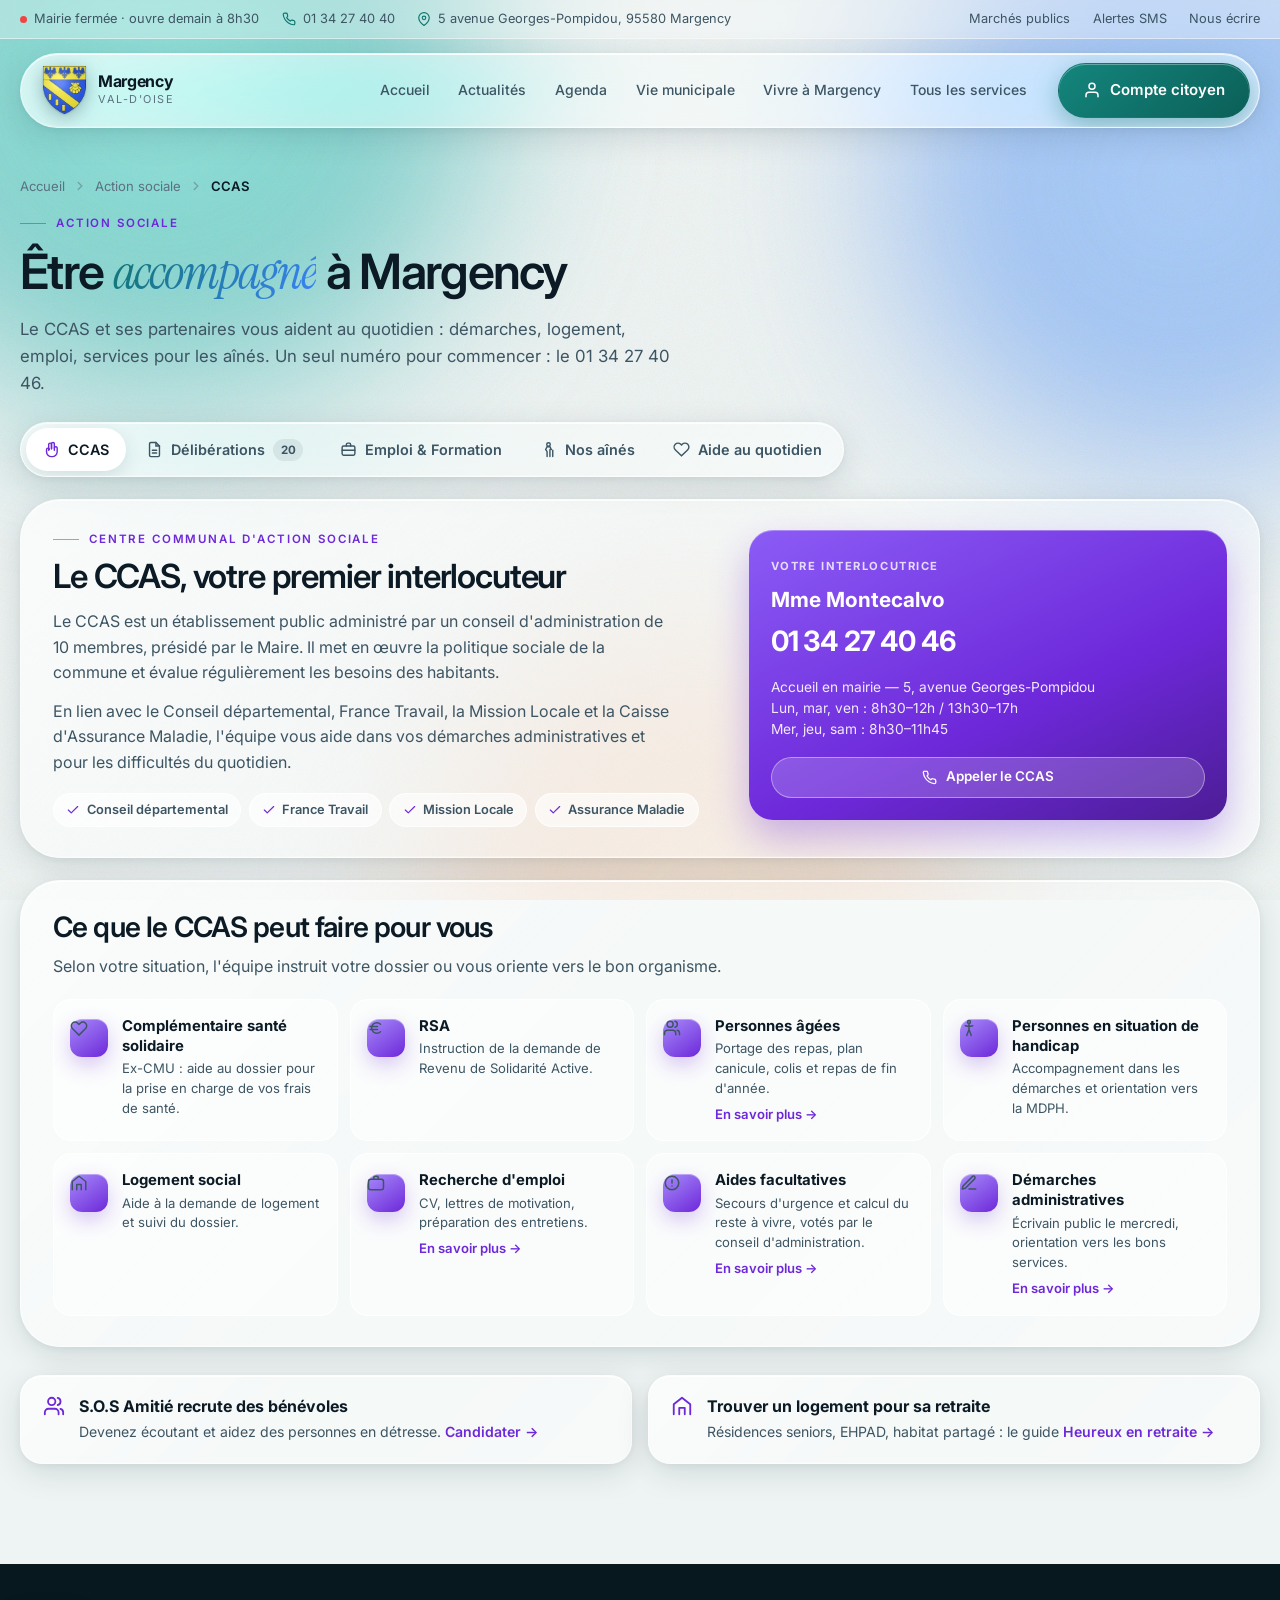
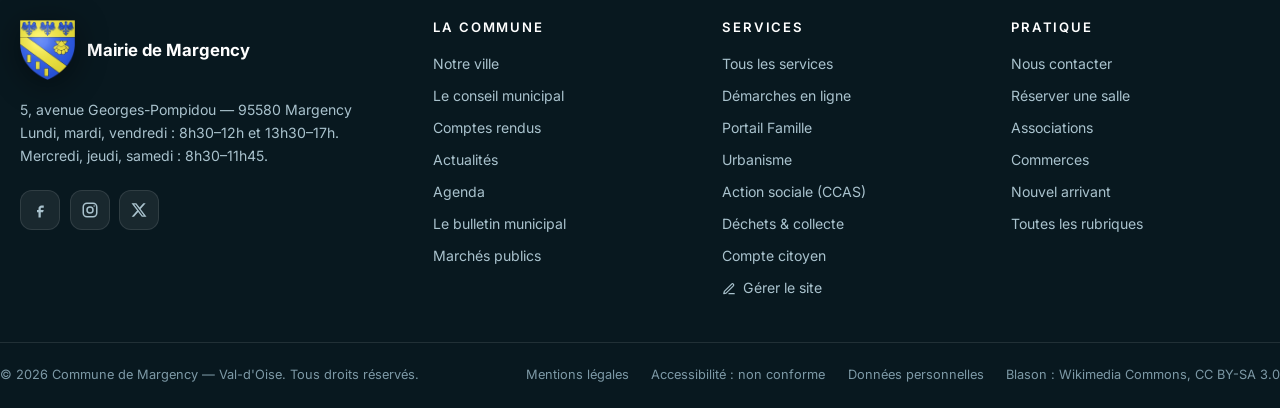
<file: action-sociale.html>
<!DOCTYPE html>
<html lang="fr">
<head>
<meta charset="utf-8">
<meta name="viewport" content="width=device-width, initial-scale=1">
<title>Action sociale — Mairie de Margency</title>
<meta name="description" content="Action sociale à Margency (95580) : CCAS, délibérations du CCAS, emploi et formation, services pour les aînés et aide au quotidien.">
<link rel="icon" type="image/png" sizes="32x32" href="assets/site/favicon-32.png">
<link rel="apple-touch-icon" href="assets/site/favicon-180.png">
<link rel="preconnect" href="https://fonts.googleapis.com">
<link rel="preconnect" href="https://fonts.gstatic.com" crossorigin>
<link href="https://fonts.googleapis.com/css2?family=Instrument+Serif:ital@0;1&family=Inter:wght@300;400;500;600;700&display=swap" rel="stylesheet">
<link rel="stylesheet" href="css/base.css?v=2">
<style>
.muted{color:var(--ink-mute)}
.view{animation:viewIn .5s var(--ease) both}
@keyframes viewIn{from{opacity:0; transform:translateY(16px)} to{opacity:1; transform:none}}
.views{padding-bottom:60px}
:root{--as1:#a78bfa; --as2:#6d28d9}
.page-head .eyebrow{color:var(--as2)}

/* ---------- onglets ---------- */
.seg{display:inline-flex; flex-wrap:wrap; gap:4px; padding:5px; border-radius:var(--r-lg); margin-top:1.6rem}
.seg a{display:flex; align-items:center; gap:.5rem; padding:.62rem 1.05rem; border-radius:var(--r-pill); white-space:nowrap;
  font-size:.9rem; font-weight:600; color:var(--ink-soft); transition:background .3s, color .3s, box-shadow .3s}
.seg a svg{width:17px;height:17px}
.seg a:hover{color:var(--ink)}
.seg a.on{background:#fff; color:var(--ink); box-shadow:0 6px 18px rgba(9,42,54,.12)}
.seg a.on svg{color:var(--as2)}
.seg b{font-size:.72rem; padding:.1rem .45rem; border-radius:var(--r-pill); background:rgba(11,26,36,.07)}

/* ---------- briques communes ---------- */
.panel{padding:30px 32px; border-radius:var(--r-xl); margin-bottom:22px; scroll-margin-top:120px}
.panel > h2{font-size:clamp(1.35rem,2.2vw,1.8rem); letter-spacing:-.03em; display:flex; align-items:center; gap:.8rem}
.panel > p{color:var(--ink-soft); margin-top:.7rem; max-width:70ch}
.panel h3{font-size:.76rem; font-weight:700; letter-spacing:.12em; text-transform:uppercase; color:var(--ink-mute); margin:1.6rem 0 .8rem}
.ic{width:46px;height:46px;border-radius:15px;flex:none;display:grid;place-items:center;color:#fff;
  background:linear-gradient(145deg,var(--c1,var(--as1)),var(--c2,var(--as2)));
  box-shadow:0 8px 20px rgba(109,40,217,.25), inset 0 1px 0 rgba(255,255,255,.35)}
.ic svg{width:22px;height:22px}
.ic.sm{width:38px;height:38px;border-radius:12px}
.ic.sm svg{width:18px;height:18px}
.hero-as{display:grid; grid-template-columns:minmax(0,1.4fr) minmax(0,1fr); gap:26px; align-items:start}
.hero-as .intro p{color:var(--ink-soft); margin-top:.8rem; max-width:62ch}
.hero-as .intro h2{font-size:clamp(1.5rem,2.6vw,2.1rem); letter-spacing:-.035em}
.contact{padding:22px; border-radius:24px; color:#fff;
  background:linear-gradient(155deg,#8b5cf6,#6d28d9 60%,#4c1d95);
  box-shadow:0 18px 38px rgba(109,40,217,.32), inset 0 1px 0 rgba(255,255,255,.3)}
.contact small{font-size:.7rem; font-weight:700; letter-spacing:.14em; text-transform:uppercase; opacity:.8}
.contact b{display:block; font-size:1.3rem; margin-top:.3rem}
.contact .tel{display:block; font-size:1.75rem; font-weight:700; letter-spacing:-.03em; margin:.2rem 0 .8rem}
.contact p{font-size:.86rem; opacity:.9; line-height:1.55}
.contact .btn{margin-top:1rem; width:100%; background:rgba(255,255,255,.18); color:#fff; border-color:rgba(255,255,255,.4)}
.contact .btn:hover{background:rgba(255,255,255,.28)}

.cards{display:grid; grid-template-columns:repeat(auto-fill,minmax(230px,1fr)); gap:12px}
.card{display:flex; gap:.9rem; align-items:flex-start; padding:16px; border-radius:18px;
  background:rgba(255,255,255,.5); border:1px solid rgba(255,255,255,.78);
  transition:transform .35s var(--ease), box-shadow .35s var(--ease), background .3s}
a.card:hover, .card.hov:hover{transform:translateY(-4px); background:rgba(255,255,255,.8); box-shadow:0 14px 30px rgba(9,42,54,.1)}
.card b{display:block; font-size:.93rem; line-height:1.35}
.card span{display:block; font-size:.82rem; color:var(--ink-soft); margin-top:.2rem; line-height:1.5}
.card .go{color:var(--as2); font-weight:600; margin-top:.4rem}

.chips{display:flex; flex-wrap:wrap; gap:.45rem}
.chip{display:inline-flex; align-items:center; gap:.4rem; padding:.36rem .78rem; border-radius:var(--r-pill);
  font-size:.8rem; font-weight:600; color:var(--ink-soft); background:rgba(255,255,255,.6); border:1px solid rgba(255,255,255,.8)}
.chip svg{width:14px;height:14px; color:var(--as2)}

.box{padding:18px; border-radius:18px; background:rgba(255,255,255,.45); border:1px solid rgba(255,255,255,.75)}
.two{display:grid; grid-template-columns:minmax(0,1fr) minmax(0,1fr); gap:16px}
.org{display:flex; flex-direction:column; gap:.2rem}
.org .top{display:flex; gap:.9rem; align-items:center; margin-bottom:.7rem}
.org .top b{font-size:1rem; line-height:1.3}
.org .top small{display:block; font-size:.76rem; color:var(--ink-mute)}
.org dl{margin:0; display:grid; grid-template-columns:auto minmax(0,1fr); gap:.35rem .8rem; font-size:.86rem}
.org dt{color:var(--ink-mute); font-weight:600}
.org dd{margin:0; color:var(--ink-soft)}
.org dd a{color:var(--brand); font-weight:600}
.org .btn{margin-top:1rem; align-self:flex-start}

.note{display:flex; gap:.9rem; align-items:flex-start; padding:18px 22px; border-radius:var(--r-md); margin-top:6px}
.note svg{width:22px;height:22px;flex:none;color:var(--as2);margin-top:.1rem}
.note b{display:block}
.note span{font-size:.88rem; color:var(--ink-soft)}
.note.warm svg{color:#c2410c}

.facts{display:grid; grid-template-columns:repeat(auto-fit,minmax(190px,1fr)); gap:10px; margin-top:1rem}
.fact{padding:14px 16px; border-radius:16px; background:rgba(255,255,255,.55); border:1px solid rgba(255,255,255,.8)}
.fact small{display:block; font-size:.7rem; font-weight:700; letter-spacing:.1em; text-transform:uppercase; color:var(--ink-mute)}
.fact b{display:block; font-size:1.05rem; margin-top:.2rem; letter-spacing:-.01em}
.fact span{display:block; font-size:.8rem; color:var(--ink-soft); margin-top:.15rem; line-height:1.45}
.fact.big b{font-size:1.6rem; letter-spacing:-.04em; color:var(--as2)}

ul.clean{list-style:none; margin:0; padding:0; display:grid; gap:8px}
ul.clean li{display:block; position:relative; padding-left:1.6rem; font-size:.9rem; color:var(--ink-soft); line-height:1.55}
ul.clean li svg{position:absolute; left:0; top:.28rem; width:17px;height:17px;flex:none;color:var(--as2);margin-top:.2rem}
ul.clean li b{color:var(--ink)}
.cta{display:flex; flex-wrap:wrap; gap:.6rem; margin-top:1.2rem}
.pdfs{display:flex; flex-wrap:wrap; gap:6px; margin-top:.8rem}
.pdfs a{display:inline-flex; align-items:center; gap:.45rem; padding:.45rem .75rem; border-radius:10px; font-size:.8rem; font-weight:500;
  background:rgba(255,255,255,.65); border:1px solid rgba(11,26,36,.08); transition:.25s}
.pdfs a:hover{background:#fff; color:var(--brand); border-color:rgba(15,118,110,.3)}
.pdfs a svg{width:14px;height:14px;color:var(--danger);flex:none}

/* sous-navigation interne (aînés) */
.jump{display:grid; grid-template-columns:repeat(4,minmax(0,1fr)); gap:12px; margin-bottom:22px}
.jump a{display:flex; align-items:center; gap:.8rem; padding:14px 16px; border-radius:var(--r-md); font-weight:600; font-size:.92rem;
  transition:transform .35s var(--ease)}
.jump a:hover{transform:translateY(-4px)}

/* ============ DÉLIBÉRATIONS ============ */
.years{display:flex; flex-wrap:wrap; gap:6px; margin-bottom:18px}
.years button{border:1px solid rgba(255,255,255,.8); background:rgba(255,255,255,.5); padding:.5rem 1rem; border-radius:var(--r-pill);
  font-weight:600; font-size:.86rem; color:var(--ink-soft); cursor:pointer; transition:.25s}
.years button:hover{background:rgba(255,255,255,.8)}
.years button.on{background:linear-gradient(140deg,#8b5cf6,#6d28d9); color:#fff; border-color:transparent; box-shadow:0 8px 20px rgba(109,40,217,.3)}
.seance{display:grid; grid-template-columns:auto minmax(0,1fr); gap:22px; padding:22px 24px; border-radius:var(--r-lg); margin-bottom:14px}
.stamp{width:96px; text-align:center; padding:12px 0 10px; border-radius:20px; color:#fff; align-self:start;
  background:linear-gradient(155deg,#8b5cf6,#6d28d9 60%,#4c1d95);
  box-shadow:0 12px 26px rgba(109,40,217,.3), inset 0 1px 0 rgba(255,255,255,.35)}
.stamp b{display:block; font-size:2.3rem; font-weight:700; line-height:1; letter-spacing:-.04em}
.stamp span{display:block; font-size:.76rem; font-weight:600; opacity:.92; margin-top:.2rem}
.s-t h2{font-size:1.15rem; letter-spacing:-.02em}
.s-t .chips{margin-top:.5rem}
.docs{display:grid; grid-template-columns:repeat(auto-fill,minmax(250px,1fr)); gap:8px; margin-top:.9rem}
.doc{display:flex; align-items:center; gap:.75rem; padding:9px 11px; border-radius:13px; background:rgba(255,255,255,.65);
  border:1px solid rgba(11,26,36,.06); transition:transform .35s var(--ease), box-shadow .35s var(--ease), background .3s}
.doc:hover{transform:translateY(-3px); background:#fff; box-shadow:0 10px 22px rgba(9,42,54,.1)}
.doc .pdf{width:34px;height:40px;border-radius:8px;flex:none;display:grid;place-items:center;color:#fff;font-size:.58rem;font-weight:800;
  background:linear-gradient(160deg,#f87171,#b91c1c); box-shadow:inset 0 1px 0 rgba(255,255,255,.35)}
.doc.del .pdf{background:linear-gradient(160deg,#a78bfa,#6d28d9)}
.doc b{display:block; font-size:.84rem; line-height:1.3}
.doc small{display:block; font-size:.72rem; color:var(--ink-mute)}

/* ============ AIDE : qui appeler ============ */
.guide{display:grid; gap:8px}
.row{display:grid; grid-template-columns:auto minmax(0,1.2fr) minmax(0,1fr) auto; gap:1rem; align-items:center; padding:12px 16px; border-radius:16px;
  background:rgba(255,255,255,.5); border:1px solid rgba(255,255,255,.78); transition:transform .35s var(--ease), background .3s}
.row:hover{transform:translateX(6px); background:rgba(255,255,255,.8)}
.row b{font-size:.92rem}
.row .svc{font-size:.86rem; color:var(--ink-soft)}
.row .svc a{color:var(--as2); font-weight:600}
.row .tel{font-weight:700; font-size:.9rem; color:var(--brand); white-space:nowrap}
.urg{display:grid; grid-template-columns:repeat(auto-fit,minmax(120px,1fr)); gap:8px; margin-top:.4rem}
.urg a{display:block; text-align:center; padding:12px 8px; border-radius:14px; background:rgba(254,226,226,.6); border:1px solid rgba(220,38,38,.18)}
.urg a b{display:block; font-size:1.5rem; color:#b91c1c; letter-spacing:-.03em}
.urg a span{font-size:.74rem; color:var(--ink-soft)}

@media (max-width:1100px){
  .hero-as{grid-template-columns:minmax(0,1fr)}
  .jump{grid-template-columns:minmax(0,1fr) minmax(0,1fr)}
}
@media (max-width:760px){
  .panel{padding:22px 20px}
  .two{grid-template-columns:minmax(0,1fr)}
  .seance{grid-template-columns:minmax(0,1fr); padding:18px}
  .stamp{width:auto; display:flex; align-items:baseline; gap:.6rem; padding:8px 14px}
  .stamp b{font-size:1.6rem}
  .row{grid-template-columns:auto minmax(0,1fr); row-gap:.2rem; align-items:start}
  .row .svc{grid-column:2}
  .row .tel{grid-column:2}
  .row .ic{grid-row:span 3; align-self:start}
  .seg{display:flex}
  .seg a{flex:1 1 40%; justify-content:center; padding:.6rem .7rem; font-size:.84rem}
}
</style>
</head>
<body>

<div class="aurora">
  <div class="blob b1"></div><div class="blob b2"></div>
  <div class="blob b3"></div><div class="blob b4"></div>
</div>
<div class="grain"></div>

<div class="topbar">
  <div class="wrap">
    <div class="topbar-l">
      <span class="topbar-item" id="statutMairie"><span class="pulse"></span> <span class="statut-txt">Horaires de la mairie</span></span>
      <a class="topbar-item" href="tel:0134274040">
        <svg viewBox="0 0 24 24" fill="none" stroke="currentColor" stroke-width="2" stroke-linecap="round"><path d="M22 16.9v3a2 2 0 0 1-2.2 2 19.8 19.8 0 0 1-8.6-3.1 19.5 19.5 0 0 1-6-6A19.8 19.8 0 0 1 2.1 4.2 2 2 0 0 1 4.1 2h3a2 2 0 0 1 2 1.7c.1.9.3 1.8.6 2.6a2 2 0 0 1-.5 2.1L8.1 9.6a16 16 0 0 0 6 6l1.2-1.1a2 2 0 0 1 2.1-.5c.8.3 1.7.5 2.6.6a2 2 0 0 1 1.7 2z"/></svg>
        01 34 27 40 40
      </a>
      <span class="topbar-item">
        <svg viewBox="0 0 24 24" fill="none" stroke="currentColor" stroke-width="2"><path d="M21 10c0 7-9 13-9 13s-9-6-9-13a9 9 0 0 1 18 0z"/><circle cx="12" cy="10" r="3"/></svg>
        5 avenue Georges-Pompidou, 95580 Margency
      </span>
    </div>
    <div class="topbar-l" style="display:flex">
      <a href="vie-municipale.html#marches">Marchés publics</a>
      <a href="compte-citoyen.html">Alertes SMS</a>
      <a href="vie-municipale.html#mairie/ecrire">Nous écrire</a>
    </div>
  </div>
</div>

<header class="site" id="header">
  <div class="wrap">
    <div class="navbar glass">
      <a class="brand" href="index.html">
        <img class="blason" src="assets/site/blason-128.webp" width="44" height="48" alt="Blason de Margency">
        <span class="brand-txt"><strong>Margency</strong><span>Val-d'Oise</span></span>
      </a>
      <nav class="main">
          <a href="index.html">Accueil</a>
          <a href="actualites.html">Actualités</a>
          <a href="agenda.html">Agenda</a>
          <a href="vie-municipale.html">Vie municipale</a>
          <a href="vivre-a-margency.html">Vivre à Margency</a>
          <a href="services.html">Tous les services</a>
        </nav>
      <div class="nav-actions">
        <a class="btn btn-solid" href="compte-citoyen.html">
          <svg viewBox="0 0 24 24" fill="none" stroke="currentColor" stroke-width="2" stroke-linecap="round"><path d="M20 21v-2a4 4 0 0 0-4-4H8a4 4 0 0 0-4 4v2"/><circle cx="12" cy="7" r="4"/></svg>
          <span class="lbl">Compte citoyen</span>
        </a>
        <button class="icon-btn burger" id="burger" aria-label="Menu">
          <svg viewBox="0 0 24 24" fill="none" stroke="currentColor" stroke-width="2" stroke-linecap="round"><path d="M4 7h16M4 12h16M4 17h16"/></svg>
        </button>
      </div>
    </div>
  </div>
</header>

<div class="sheet" id="sheet">
  <div class="wrap">
    <div class="sheet-inner glass">
      <button class="icon-btn close" id="closeSheet" aria-label="Fermer">
        <svg viewBox="0 0 24 24" fill="none" stroke="currentColor" stroke-width="2" stroke-linecap="round"><path d="M18 6 6 18M6 6l12 12"/></svg>
      </button>
      <nav>
            <a href="index.html">Accueil</a>
            <a href="actualites.html">Actualités</a>
            <a href="agenda.html">Agenda</a>
            <a href="vie-municipale.html">Vie municipale</a>
            <a href="enfance-education.html">Enfance &amp; Éducation</a>
            <a href="sport-loisirs-culture.html">Sport, Loisirs &amp; Culture</a>
            <a href="vivre-a-margency.html">Vivre à Margency</a>
            <a href="environnement-urbanisme.html">Environnement &amp; Urbanisme</a>
            <a class="active" href="action-sociale.html">Action sociale</a>
            <a href="conseil-municipal.html">Conseil municipal</a>
            <a href="services.html">Tous les services</a>
            <a href="compte-citoyen.html">Compte citoyen</a>
          </nav>
    </div>
  </div>
</div>

<main>
  <div class="page-head">
    <div class="wrap">
      <div class="crumb">
        <a href="index.html">Accueil</a>
        <svg viewBox="0 0 24 24" fill="none" stroke="currentColor" stroke-width="2.4" stroke-linecap="round"><path d="m9 6 6 6-6 6"/></svg>
        <a href="services.html#action-sociale">Action sociale</a>
        <svg viewBox="0 0 24 24" fill="none" stroke="currentColor" stroke-width="2.4" stroke-linecap="round"><path d="m9 6 6 6-6 6"/></svg>
        <b id="crumbCur">CCAS</b>
      </div>
      <div class="eyebrow">Action sociale</div>
      <h1>Être <em>accompagné</em> à Margency</h1>
      <p class="lead">Le CCAS et ses partenaires vous aident au quotidien : démarches, logement, emploi, services pour les aînés. Un seul numéro pour commencer : le 01 34 27 40 46.</p>
      <nav class="seg glass" id="seg" aria-label="Sections de l'action sociale">
        <a href="#ccas" data-v="ccas"><svg viewBox="0 0 24 24" fill="none" stroke="currentColor" stroke-width="2" stroke-linecap="round" stroke-linejoin="round"><path d="M8 13V5a2 2 0 1 1 4 0v6"/><path d="M12 11V4a2 2 0 1 1 4 0v9"/><path d="M16 10a2 2 0 1 1 4 0v5a7 7 0 0 1-7 7h-1a7 7 0 0 1-7-7v-3a2 2 0 1 1 4 0"/></svg>CCAS</a>
        <a href="#deliberations" data-v="deliberations"><svg viewBox="0 0 24 24" fill="none" stroke="currentColor" stroke-width="2" stroke-linecap="round"><path d="M14 2H7a2 2 0 0 0-2 2v16a2 2 0 0 0 2 2h10a2 2 0 0 0 2-2V7z"/><path d="M14 2v5h5M9 13h6M9 17h6"/></svg>Délibérations <b id="nbSeances"></b></a>
        <a href="#emploi" data-v="emploi"><svg viewBox="0 0 24 24" fill="none" stroke="currentColor" stroke-width="2" stroke-linecap="round"><rect x="3" y="7" width="18" height="13" rx="2"/><path d="M9 7V5a2 2 0 0 1 2-2h2a2 2 0 0 1 2 2v2M3 13h18"/></svg>Emploi &amp; Formation</a>
        <a href="#aines" data-v="aines"><svg viewBox="0 0 24 24" fill="none" stroke="currentColor" stroke-width="2" stroke-linecap="round"><circle cx="12" cy="5" r="2.5"/><path d="M10 22v-7l-2-3 2-4h4l2 4M14 12v10M18 13v9"/></svg>Nos aînés</a>
        <a href="#aide" data-v="aide"><svg viewBox="0 0 24 24" fill="none" stroke="currentColor" stroke-width="2" stroke-linecap="round"><path d="M20.8 4.6a5.5 5.5 0 0 0-7.8 0L12 5.7l-1-1.1a5.5 5.5 0 0 0-7.8 7.8l1 1.1L12 21l7.8-7.5 1-1.1a5.5 5.5 0 0 0 0-7.8z"/></svg>Aide au quotidien</a>
      </nav>
    </div>
  </div>

  <div class="views"><div class="wrap">

  <!-- ==================== CCAS ==================== -->
  <section class="view" data-view="ccas" hidden>
    <div class="panel glass">
      <div class="hero-as">
        <div class="intro">
          <div class="eyebrow" style="color:var(--as2)">Centre Communal d'Action Sociale</div>
          <h2 style="margin-top:.6rem">Le CCAS, votre premier interlocuteur</h2>
          <p>Le CCAS est un établissement public administré par un conseil d'administration de 10 membres, présidé par le Maire. Il met en œuvre la politique sociale de la commune et évalue régulièrement les besoins des habitants.</p>
          <p>En lien avec le Conseil départemental, France Travail, la Mission Locale et la Caisse d'Assurance Maladie, l'équipe vous aide dans vos démarches administratives et pour les difficultés du quotidien.</p>
          <div class="chips" style="margin-top:1.1rem" data-partners></div>
        </div>
        <aside class="contact">
          <small>Votre interlocutrice</small>
          <b>Mme Montecalvo</b>
          <a class="tel" href="tel:0134274046">01 34 27 40 46</a>
          <p>Accueil en mairie — 5, avenue Georges-Pompidou<br>Lun, mar, ven : 8h30–12h / 13h30–17h<br>Mer, jeu, sam : 8h30–11h45</p>
          <a class="btn btn-sm" href="tel:0134274046" data-ico="phone">Appeler le CCAS</a>
        </aside>
      </div>
    </div>

    <div class="panel glass">
      <h2>Ce que le CCAS peut faire pour vous</h2>
      <p>Selon votre situation, l'équipe instruit votre dossier ou vous oriente vers le bon organisme.</p>
      <div class="cards" style="margin-top:1.2rem" data-zone="ccas-missions"></div>
    </div>

    <div class="two">
      <div class="note glass" data-ico-note="users"><div><b>S.O.S Amitié recrute des bénévoles</b>
        <span>Devenez écoutant et aidez des personnes en détresse. <a style="color:var(--as2);font-weight:600" href="http://www.sosamitieidf.asso.fr/benevolat/ecoute-sos-amitie/" target="_blank" rel="noopener">Candidater →</a></span></div></div>
      <div class="note glass" data-ico-note="home"><div><b>Trouver un logement pour sa retraite</b>
        <span>Résidences seniors, EHPAD, habitat partagé : le guide <a style="color:var(--as2);font-weight:600" href="http://heureux-en-retraite.com/" target="_blank" rel="noopener">Heureux en retraite →</a></span></div></div>
    </div>
  </section>

  <!-- ==================== DÉLIBÉRATIONS ==================== -->
  <section class="view" data-view="deliberations" hidden>
    <div class="note glass" style="margin:0 0 18px" data-ico-note="info"><div><b>Le conseil d'administration du CCAS</b>
      <span>Présidé par le Maire, il vote le budget du CCAS, les subventions aux associations et les aides (secours d'urgence, aide au permis et au BAFA, bons de Noël…). Pour chaque séance : convocation, délibérations et procès-verbal. Les documents PDF font foi.</span></div></div>
    <div class="years" id="years" role="tablist" aria-label="Filtrer par année"></div>
    <div id="seances"></div>
  </section>

  <!-- ==================== EMPLOI ==================== -->
  <section class="view" data-view="emploi" hidden>
    <div class="panel glass">
      <div class="hero-as">
        <div class="intro">
          <div class="eyebrow" style="color:var(--as2)">Emploi &amp; Formation</div>
          <h2 style="margin-top:.6rem">Vous cherchez un emploi&nbsp;?</h2>
          <p>Le CCAS peut vous aider dans vos démarches. Ses agents vous accompagnent pour <b>rédiger votre CV et vos lettres de motivation</b> et pour <b>préparer vos entretiens</b>.</p>
          <p>La ville diffuse aussi régulièrement des offres d'emploi sur ses différents canaux de communication.</p>
          <div class="cta">
            <a class="btn btn-solid" href="tel:0134274046" data-ico="phone">Prendre rendez-vous</a>
            <a class="btn btn-glass" href="vie-municipale.html#recrutement" data-ico="arrow">Voir les offres de la mairie</a>
          </div>
        </div>
        <div class="facts" style="margin-top:0">
          <div class="fact"><small>CV &amp; lettres</small><b>Relecture, mise en forme</b><span>avec un agent du CCAS</span></div>
          <div class="fact"><small>Entretiens</small><b>Préparation</b><span>questions types, présentation</span></div>
          <div class="fact"><small>Orientation</small><b>Vers le bon organisme</b><span>France Travail, Mission Locale</span></div>
        </div>
      </div>
    </div>

    <div class="two">
      <div class="panel glass org" style="margin-bottom:0">
        <div class="top"><span class="ic" style="--c1:#60a5fa;--c2:#2563eb" data-i="briefcase"></span><div><b>France Travail — Montmorency</b><small>ex-Pôle emploi · tous publics</small></div></div>
        <dl>
          <dt>Adresse</dt><dd>27, rue Ferber, 95160 Montmorency</dd>
          <dt>Téléphone</dt><dd><a href="tel:3949">39 49</a> (service gratuit + prix d'un appel)</dd>
          <dt>Horaires</dt><dd>Sans rendez-vous : lundi au jeudi 9h–13h15, vendredi 9h–12h<br>Sur rendez-vous : lundi au jeudi 13h15–17h</dd>
        </dl>
        <a class="btn btn-glass btn-sm" href="https://www.francetravail.fr" target="_blank" rel="noopener" data-ico="arrow">francetravail.fr</a>
      </div>
      <div class="panel glass org" style="margin-bottom:0">
        <div class="top"><span class="ic" style="--c1:#fbbf6b;--c2:#9e5527" data-i="cap"></span><div><b>Mission Locale Vallée de Montmorency</b><small>jeunes de 16 à 25 ans</small></div></div>
        <dl>
          <dt>Adresse</dt><dd>30, rue de la Station, 95130 Franconville</dd>
          <dt>Téléphone</dt><dd><a href="tel:0139326603">01 39 32 66 03</a></dd>
          <dt>Horaires</dt><dd>Lundi, mardi : 8h45–12h30 / 13h30–17h30<br>Mercredi, jeudi : 8h45–12h30 / 13h30–17h<br>Vendredi : 8h45–12h30 / 13h30–16h45</dd>
        </dl>
        <a class="btn btn-glass btn-sm" href="tel:0139326603" data-ico="phone">Appeler la Mission Locale</a>
      </div>
    </div>

    <div class="panel glass" style="margin-top:22px">
      <h2>Se former, s'engager</h2>
      <div class="cards" style="margin-top:1.2rem" data-zone="emploi-formation"></div>
    </div>
  </section>

  <!-- ==================== AÎNÉS ==================== -->
  <section class="view" data-view="aines" hidden>
    <div class="jump">
      <a class="glass" href="#aines/canicule"><span class="ic sm" style="--c1:#fb923c;--c2:#c2410c" data-i="sun"></span>Canicule &amp; grand froid</a>
      <a class="glass" href="#aines/repas"><span class="ic sm" style="--c1:#4ade80;--c2:#15803d" data-i="fork"></span>Portage des repas</a>
      <a class="glass" href="#aines/lien"><span class="ic sm" style="--c1:#f472b6;--c2:#be185d" data-i="users"></span>Visites &amp; lien social</a>
      <a class="glass" href="#aines/retraite"><span class="ic sm" style="--c1:#60a5fa;--c2:#2563eb" data-i="doc"></span>Retraite &amp; démarches</a>
    </div>

    <div class="panel glass" id="canicule">
      <h2><span class="ic" style="--c1:#fb923c;--c2:#c2410c" data-i="sun"></span>Plan canicule et grand froid</h2>
      <p>Lors des épisodes de canicule ou de grand froid, la commune informe ses habitants et ouvre en mairie une <b>salle de rafraîchissement</b> équipée de climatiseurs, avec des bouteilles d'eau pour les personnes qui n'ont pas accès à un lieu frais.</p>
      <div class="two" style="margin-top:1.2rem">
        <div class="box">
          <h3 style="margin-top:0">Faites-vous recenser</h3>
          <p style="font-size:.9rem;color:var(--ink-soft)">Personnes âgées, isolées ou en situation de handicap : inscrivez-vous au registre du CCAS. En cas d'alerte, vous serez contacté et aidé si besoin. Un proche peut vous inscrire.</p>
          <div class="cta">
            <a class="btn btn-solid btn-sm" href="compte-citoyen.html" data-ico="user">S'inscrire depuis le compte citoyen</a>
            <a class="btn btn-glass btn-sm" href="tel:0134274046" data-ico="phone">01 34 27 40 46</a>
          </div>
        </div>
        <div class="box">
          <h3 style="margin-top:0">Les bons réflexes</h3>
          <ul class="clean" data-check>
            <li>Boire régulièrement, sans attendre d'avoir soif</li>
            <li>Fermer volets et fenêtres le jour, aérer la nuit</li>
            <li>Donner et prendre des nouvelles de ses proches</li>
            <li>Canicule info service : <b>0 800 06 66 66</b> (appel gratuit)</li>
          </ul>
          <div class="pdfs"><a href="https://www.gouvernement.fr/risques/canicule" target="_blank" rel="noopener">gouvernement.fr — canicule</a><a href="https://www.gouvernement.fr/risques/grand-froid" target="_blank" rel="noopener">gouvernement.fr — grand froid</a></div>
        </div>
      </div>
    </div>

    <div class="panel glass" id="repas">
      <h2><span class="ic" style="--c1:#4ade80;--c2:#15803d" data-i="fork"></span>Portage des repas à domicile</h2>
      <p>Pour les personnes de <b>plus de 60 ans et/ou en situation de handicap</b>, la mairie livre des repas à domicile en liaison froide, <b>7 jours sur 7</b>, pour le midi et le soir.</p>
      <div class="facts">
        <div class="fact big"><small>Tarif 2026</small><b>9,20 €</b><span>par repas · révisé chaque 1<sup>er</sup> janvier</span></div>
        <div class="fact"><small>Livraison</small><b>Le matin, du lundi au vendredi</b><span>le vendredi : repas du samedi et du dimanche</span></div>
        <div class="fact"><small>Menus</small><b>Élaborés par une diététicienne</b><span>sans sucre, sans sel ou texture modifiée · collation du soir possible</span></div>
        <div class="fact"><small>Inscription</small><b><a href="tel:0134274076" style="color:var(--brand)">01 34 27 40 76</a></b><span>5 jours pour la première livraison</span></div>
      </div>
      <p style="font-size:.86rem;margin-top:1rem">Pour suspendre ou reprendre la livraison, prévenez <b>72 h à l'avance</b> (sauf hospitalisation), sinon les repas sont facturés. Repas préparés par le prestataire Armor Cuisine, choisis un mois à l'avance.</p>
      <h3>Menus en cours</h3>
      <div class="pdfs" data-zone="aines-menus"></div>
    </div>

    <div class="panel glass" id="lien">
      <h2><span class="ic" style="--c1:#f472b6;--c2:#be185d" data-i="users"></span>Visites et lien social</h2>
      <div class="two" style="margin-top:1.2rem">
        <div class="box">
          <h3 style="margin-top:0">Unis-Cité</h3>
          <p style="font-size:.9rem;color:var(--ink-soft)">Des jeunes en service civique proposent aux seniors de Margency :</p>
          <ul class="clean" data-check style="margin-top:.6rem">
            <li>des visites et des appels de convivialité</li>
            <li>une aide pour utiliser le numérique</li>
            <li>des animations et des jeux à distance</li>
          </ul>
          <div class="cta"><a class="btn btn-glass btn-sm" href="tel:0134274075" data-ico="phone">01 34 27 40 75 · mardi au vendredi</a></div>
        </div>
        <div class="box">
          <h3 style="margin-top:0">Ensemble 2 Générations</h3>
          <p style="font-size:.9rem;color:var(--ink-soft)">Le logement intergénérationnel : un senior accueille chez lui un étudiant sélectionné par l'association. En échange d'un loyer modéré ou d'une participation aux charges, l'étudiant apporte présence, entraide et convivialité. Trois formules de cohabitation existent.</p>
          <div class="cta"><a class="btn btn-glass btn-sm" href="https://ensemble2generations.fr/" target="_blank" rel="noopener" data-ico="arrow">ensemble2generations.fr</a></div>
        </div>
      </div>
      <div class="note" style="background:rgba(255,255,255,.45);border:1px solid rgba(255,255,255,.75);margin-top:16px" data-ico-note="gift"><div><b>Colis et repas de fin d'année</b>
        <span>Vous avez 70 ans ou plus ? Choisissez le colis, l'invitation au repas des aînés ou les deux, depuis votre <a href="compte-citoyen.html" style="color:var(--as2);font-weight:600">compte citoyen</a>.</span></div></div>
    </div>

    <div class="panel glass" id="retraite">
      <h2><span class="ic" style="--c1:#60a5fa;--c2:#2563eb" data-i="doc"></span>Retraite et démarches</h2>
      <div class="cards" style="margin-top:1.2rem" data-zone="aines-retraite"></div>
    </div>
  </section>

  <!-- ==================== AIDE AU QUOTIDIEN ==================== -->
  <section class="view" data-view="aide" hidden>
    <div class="panel glass">
      <div class="hero-as">
        <div class="intro">
          <div class="eyebrow" style="color:var(--as2)">Écrivain public</div>
          <h2 style="margin-top:.6rem">Un courrier à écrire, un document à comprendre&nbsp;?</h2>
          <p>Chaque <b>mercredi après-midi</b>, Mme Francine Allain, écrivaine publique, reçoit les Margencéens en mairie. Elle aide à lire, comprendre ou rédiger courriers et documents administratifs, avec écoute et discrétion.</p>
          <p>Forte de plus de dix ans d'expérience, elle aime rappeler qu'« on reçoit des individus, pas des dossiers ».</p>
        </div>
        <aside class="contact">
          <small>Sur rendez-vous</small>
          <b>Le mercredi après-midi</b>
          <a class="tel" href="tel:0134274046">01 34 27 40 46</a>
          <p>Ligne directe du CCAS, ou standard de la mairie au 01 34 27 40 40, touche 1<br>Rendez-vous en mairie — 5, avenue Georges-Pompidou</p>
          <a class="btn btn-sm" href="tel:0134274046" data-ico="phone">Prendre rendez-vous</a>
        </aside>
      </div>
    </div>

    <div class="panel glass">
      <h2>Qui appeler selon votre besoin&nbsp;?</h2>
      <p>Les services de la commune et de ses partenaires, en un coup d'œil.</p>
      <div class="guide" style="margin-top:1.2rem" id="guide" data-zone="aide-guide"></div>
    </div>

    <div class="panel glass">
      <h2>En cas d'urgence</h2>
      <div class="urg" style="margin-top:1rem">
        <a href="tel:15"><b>15</b><span>SAMU</span></a>
        <a href="tel:17"><b>17</b><span>Police</span></a>
        <a href="tel:18"><b>18</b><span>Pompiers</span></a>
        <a href="tel:112"><b>112</b><span>Urgences (Europe)</span></a>
        <a href="tel:115"><b>115</b><span>Hébergement d'urgence</span></a>
        <a href="tel:3919"><b>3919</b><span>Violences femmes info</span></a>
      </div>
    </div>
  </section>

  </div></div>
</main>

<footer>
  <div class="wrap">
    <div class="f-grid">
      <div>
        <div class="f-brand">
          <img class="blason blason-lg" src="assets/site/blason-256.webp" width="55" height="60" alt="Blason de Margency">
          <strong>Mairie de Margency</strong>
        </div>
        <p class="f-about">5, avenue Georges-Pompidou — 95580 Margency<br><span data-horaires-mairie>Lundi, mardi, vendredi : 8h30–12h et 13h30–17h.<br>Mercredi, jeudi, samedi : 8h30–11h45.</span></p>
                <div class="socials">
          <a class="soc" href="https://www.facebook.com/profile.php?id=100007993065299" target="_blank" rel="noopener" aria-label="Facebook"><svg viewBox="0 0 24 24" fill="currentColor"><path d="M14 9h3V6h-3c-2.2 0-4 1.8-4 4v2H8v3h2v7h3v-7h3l1-3h-4v-2c0-.6.4-1 1-1z"/></svg></a>
          <a class="soc" href="https://www.instagram.com/margency95580/" target="_blank" rel="noopener" aria-label="Instagram"><svg viewBox="0 0 24 24" fill="none" stroke="currentColor" stroke-width="2"><rect x="3" y="3" width="18" height="18" rx="5"/><circle cx="12" cy="12" r="4"/><circle cx="17.5" cy="6.5" r="1" fill="currentColor" stroke="none"/></svg></a>
          <a class="soc" href="https://twitter.com/villedemargency" target="_blank" rel="noopener" aria-label="X (Twitter)"><svg viewBox="0 0 24 24" fill="currentColor"><path d="M17.8 3h3.1l-6.8 7.8L22 21h-6.2l-4.9-6.4L5.3 21H2.2l7.3-8.3L2 3h6.4l4.4 5.8zm-1.1 16.2h1.7L7.4 4.7H5.6z"/></svg></a>
        </div>
        </div>
        <div>
          <h4>La commune</h4>
          <ul>
            <li><a href="services.html">Notre ville</a></li>
            <li><a href="conseil-municipal.html#elus">Le conseil municipal</a></li>
            <li><a href="conseil-municipal.html#seances">Comptes rendus</a></li>
            <li><a href="actualites.html">Actualités</a></li>
            <li><a href="agenda.html">Agenda</a></li>
            <li><a href="vie-municipale.html#magazines">Le bulletin municipal</a></li>
            <li><a href="vie-municipale.html#marches">Marchés publics</a></li>
          </ul>
        </div>
        <div>
          <h4>Services</h4>
          <ul>
            <li><a href="services.html">Tous les services</a></li>
            <li><a href="vie-municipale.html#demarches">Démarches en ligne</a></li>
            <li><a href="enfance-education.html#portail">Portail Famille</a></li>
            <li><a href="environnement-urbanisme.html">Urbanisme</a></li>
            <li><a href="action-sociale.html">Action sociale (CCAS)</a></li>
            <li><a href="vie-municipale.html#dechets">Déchets &amp; collecte</a></li>
            <li><a href="compte-citoyen.html">Compte citoyen</a></li>
            <li><a class="agent-link" href="gestion.html"><svg viewBox="0 0 24 24" fill="none" stroke="currentColor" stroke-width="2" stroke-linecap="round" stroke-linejoin="round"><path d="M12 20h9"/><path d="M16.5 3.5a2.1 2.1 0 0 1 3 3L7 19l-4 1 1-4z"/></svg>Gérer le site</a></li>
          </ul>
        </div>
        <div>
          <h4>Pratique</h4>
          <ul>
            <li><a href="vie-municipale.html#mairie/ecrire">Nous contacter</a></li>
            <li><a href="vivre-a-margency.html#salles">Réserver une salle</a></li>
            <li><a href="sport-loisirs-culture.html#associations">Associations</a></li>
            <li><a href="vivre-a-margency.html#commerces">Commerces</a></li>
            <li><a href="vivre-a-margency.html">Nouvel arrivant</a></li>
            <li><a href="services.html">Toutes les rubriques</a></li>
          </ul>
        </div>
      </div>
    </div>
    <div class="f-bottom">
      <span>© <span data-annee>2026</span> Commune de Margency — Val-d'Oise. Tous droits réservés.</span>
      <span style="display:flex;gap:1.4rem;flex-wrap:wrap">
        <a href="mentions-legales.html#mentions">Mentions légales</a>
        <a href="mentions-legales.html#accessibilite">Accessibilité : non conforme</a>
        <a href="mentions-legales.html#donnees">Données personnelles</a>
        <a href="https://commons.wikimedia.org/wiki/File:Blason_ville_fr_Margency_(Val-d%27Oise).svg" target="_blank" rel="noopener">Blason : Wikimedia Commons, CC BY-SA 3.0</a>
      </span>
    </div>
  </div>
</footer>

<script src="js/icones.js"></script>
<script src="data/cartes.js"></script>
<script src="data/ccas.js"></script>
<script src="js/compte-demo.js"></script>
<script src="js/horaires.js"></script>
<script>
(function(){
  var esc = MD.esc;
  var SITE = 'https://www.mairie-margency.fr/userfile/fichier-telechargement/';

  var ICO = window.ICONES, TEINTES = window.TEINTES;
  function svg(n){
    return ICO[n] ? '<svg viewBox="0 0 24 24" fill="none" stroke="currentColor" stroke-width="2" stroke-linecap="round" stroke-linejoin="round">'+ICO[n]+'</svg>' : MD.svg(n);
  }
  function teinte(c){ var t = TEINTES[c] || TEINTES.violet ; return '--c1:'+t[0]+';--c2:'+t[1]; }
  function externe(u){ return /^https?:/.test(u) ? ' target="_blank" rel="noopener"' : ''; }
  function tel(t){ return t.replace(/[^\d+]/g, ''); }

  document.querySelector('[data-partners]').innerHTML = ['Conseil départemental','France Travail','Mission Locale','Assurance Maladie']
    .map(function(p){ return '<span class="chip">'+svg('check')+p+'</span>'; }).join('');

  /* ---------- cartes et liens (data/cartes.js) ---------- */
  var RENDU = {
    cartes : function(c){
      var go = c.lien ? '<span class="go">'+esc(c.libelle || 'En savoir plus')+' →</span>'
             : c.telephone ? '<span class="go">'+esc(c.telephone)+'</span>' : '';
      var inner = '<span class="ic sm" style="'+teinte(c.couleur)+'">'+svg(c.icone)+'</span><div><b>'+esc(c.titre)+'</b>'+
        (c.texte ? '<span>'+esc(c.texte)+'</span>' : '')+go+'</div>';
      if(c.lien) return '<a class="card" href="'+esc(c.lien)+'"'+externe(c.lien)+'>'+inner+'</a>';
      if(c.telephone) return '<a class="card" href="tel:'+tel(c.telephone)+'">'+inner+'</a>';
      return '<div class="card">'+inner+'</div>';
    },
    documents : function(c){
      return '<a href="'+esc(c.lien)+'"'+externe(c.lien)+'>'+svg('doc')+esc(c.titre)+'</a>';
    },
    guide : function(c){
      return '<div class="row"><span class="ic sm" style="'+teinte(c.couleur)+'">'+svg(c.icone)+'</span>'+
        '<b>'+esc(c.titre)+'</b><span class="svc">'+(c.lien ? '<a href="'+esc(c.lien)+'"'+externe(c.lien)+'>'+esc(c.libelle || 'Voir')+'</a> · ' : '')+esc(c.texte)+'</span>'+
        (c.telephone ? '<a class="tel" href="tel:'+tel(c.telephone)+'">'+esc(c.telephone)+'</a>' : '<span></span>')+'</div>';
    }
  };
  (window.CARTES ? window.CARTES.zones : []).forEach(function(z){
    var el = document.querySelector('[data-zone="'+z.id+'"]');
    if(el) el.innerHTML = z.cartes.map(RENDU[z.type] || RENDU.cartes).join('');
  });

  /* ---------- DÉLIBÉRATIONS DU CCAS (data/ccas.js) ---------- */
  var TYPES = {convocation:'Convocation', liste:'Liste des délibérations', deliberation:'Délibération', pv:'Procès-verbal', autre:'Document'};
  var S = window.CCAS.seances.slice().sort(function(a, b){ return a.date < b.date ? 1 : -1; });
  var MOIS = ['janvier','février','mars','avril','mai','juin','juillet','août','septembre','octobre','novembre','décembre'];
  document.getElementById('nbSeances').textContent = S.length;
  var annees = S.map(function(s){ return s.date.slice(0,4); }).filter(function(y, i, a){ return a.indexOf(y) === i; });
  var anneeSel = annees[0];

  function carteSeance(s){
    var p = s.date.split('-'), docs = s.documents || [];
    var nbDel = docs.filter(function(d){ return d.type === 'deliberation'; }).length;
    var aPv = docs.some(function(d){ return d.type === 'pv'; });
    var quand = (+p[2])+' '+MOIS[+p[1]-1]+' '+p[0];
    var futur = s.date >= MD.AUJOURDHUI;
    return '<article class="seance glass" id="ccas-'+esc(s.id)+'">'+
      '<div class="stamp"><b>'+(+p[2])+'</b><span>'+MOIS[+p[1]-1]+' '+p[0]+'</span></div>'+
      '<div class="s-t"><h2>'+(s.titre ? esc(s.titre) : 'Conseil d\'administration du '+quand)+'</h2>'+
        '<div class="chips">'+
          (futur ? '<span class="chip">'+svg('cal')+'Séance à venir'+(s.heure ? ' · '+esc(s.heure) : '')+(s.lieu ? ' · '+esc(s.lieu) : '')+'</span>' :
          '<span class="chip">'+svg('check')+(nbDel ? nbDel+' délibération'+(nbDel > 1 ? 's' : '')+' publiée'+(nbDel > 1 ? 's' : '') : 'Pas de délibération publiée')+'</span>'+
          '<span class="chip">'+svg(aPv ? 'book' : 'info')+(aPv ? 'Procès-verbal disponible' : 'Procès-verbal non publié')+'</span>')+
        '</div>'+
        (s.resume ? '<p style="font-size:.9rem;color:var(--ink-soft);margin-top:.7rem">'+esc(s.resume)+'</p>' : '')+
        (docs.length ? '<div class="docs">'+ docs.map(function(d){
          return '<a class="doc'+(d.type === 'deliberation' ? ' del' : '')+'" href="'+esc(d.url)+'" target="_blank" rel="noopener">'+
            '<span class="pdf">PDF</span><span><b>'+esc(d.titre || TYPES[d.type])+'</b><small>'+esc(d.taille || '')+'</small></span></a>';
        }).join('') +'</div>' : '')+
      '</div></article>';
  }
  function rendreSeances(){
    document.getElementById('years').innerHTML = annees.map(function(y){
      var n = S.filter(function(s){ return s.date.slice(0,4) === y; }).length;
      return '<button type="button" role="tab" aria-selected="'+(y === anneeSel)+'" class="'+(y === anneeSel ? 'on' : '')+'" data-y="'+y+'">'+y+' · '+n+'</button>';
    }).join('');
    document.getElementById('seances').innerHTML = S.filter(function(s){ return s.date.slice(0,4) === anneeSel; }).map(carteSeance).join('');
  }
  document.getElementById('years').addEventListener('click', function(e){
    var b = e.target.closest('button'); if(!b) return;
    anneeSel = b.dataset.y ; rendreSeances();
  });
  if(S.length) rendreSeances();

  /* ---------- icônes déclaratives ---------- */
  document.querySelectorAll('[data-i]').forEach(function(el){ el.innerHTML = svg(el.dataset.i); });
  document.querySelectorAll('[data-ico]').forEach(function(el){ el.insertAdjacentHTML('afterbegin', svg(el.dataset.ico)); });
  document.querySelectorAll('[data-ico-note]').forEach(function(el){ el.insertAdjacentHTML('afterbegin', svg(el.dataset.icoNote)); });
  document.querySelectorAll('[data-check] li').forEach(function(li){ li.insertAdjacentHTML('afterbegin', svg('check')); });

  /* ---------- ROUTAGE : #onglet ou #onglet/section ---------- */
  var VUES = {ccas:'CCAS', deliberations:'Délibérations du CCAS', emploi:'Emploi & Formation', aines:'Nos aînés', aide:'Votre aide au quotidien'};
  function route(){
    var h = location.hash.replace('#', '').split('/'), v = VUES[h[0]] ? h[0] : 'ccas', sec = h[1];
    document.querySelectorAll('[data-view]').forEach(function(x){ x.hidden = x.dataset.view !== v; });
    document.querySelectorAll('#seg a').forEach(function(a){ a.classList.toggle('on', a.dataset.v === v); });
    document.getElementById('crumbCur').textContent = VUES[v];
    document.title = VUES[v] + ' — Action sociale — Mairie de Margency';
    var cible = sec && document.getElementById(sec);
    if(cible) setTimeout(function(){ cible.scrollIntoView({behavior : premier ? 'instant' : 'smooth', block:'start'}); }, premier ? 250 : 30);
    else if(!premier) document.getElementById('seg').scrollIntoView({behavior:'smooth', block:'start'});
    premier = false;
  }
  /* un clic sur un lien vers la section déjà affichée doit quand même y conduire */
  document.addEventListener('click', function(e){
    var a = e.target.closest('a[href]'); if(!a) return;
    var h = a.getAttribute('href').replace(/^action-sociale\.html/, '');
    if(h.charAt(0) === '#' && h === location.hash){ e.preventDefault(); route(); }
  });
  var premier = true;
  window.addEventListener('hashchange', route);
  MD.chrome();
  route();
})();
</script>
</body>
</html>
</file>
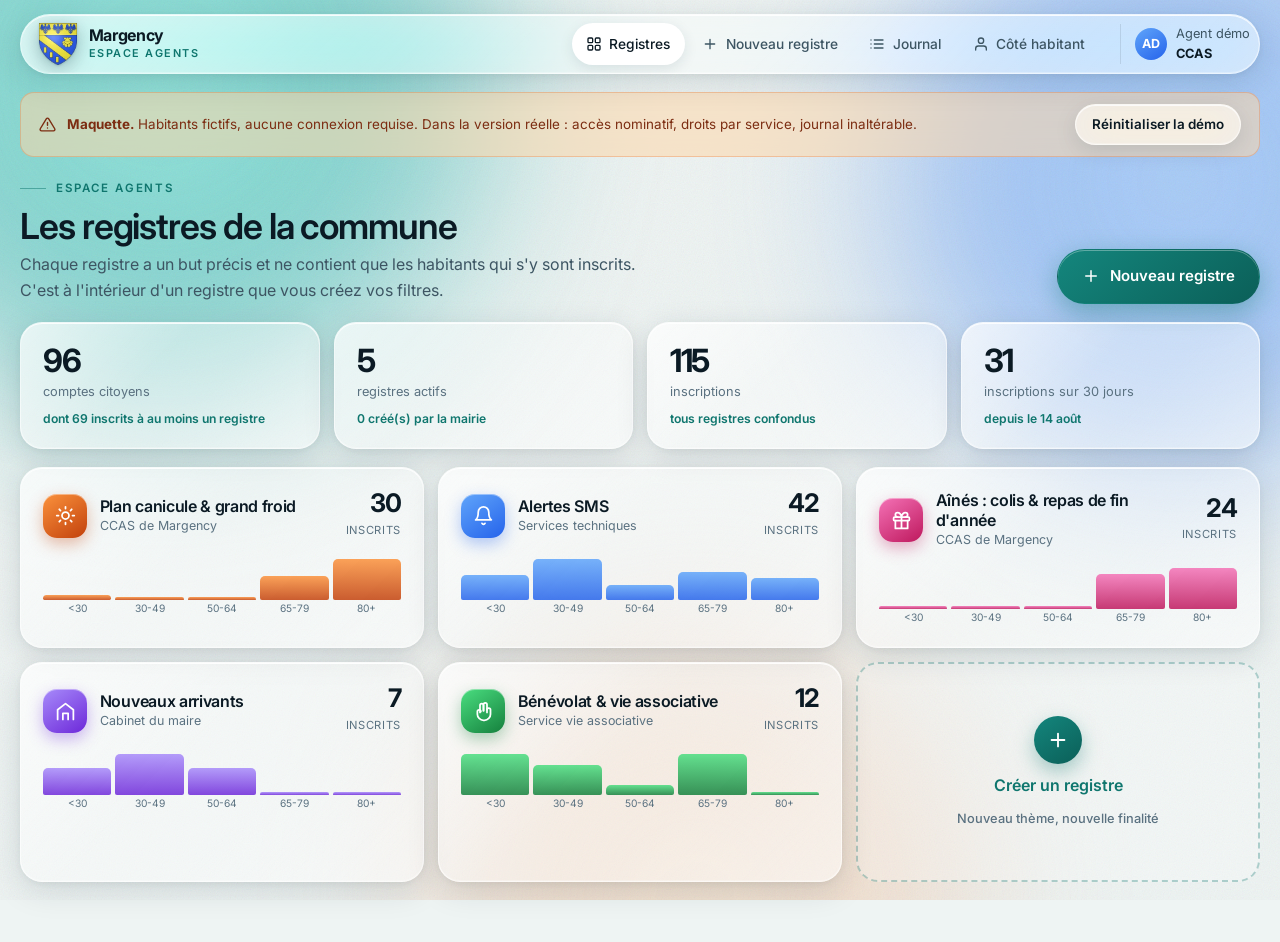
<file: admin.html>
<!DOCTYPE html>
<html lang="fr">
<head>
<meta charset="utf-8">
<meta name="viewport" content="width=device-width, initial-scale=1">
<title>Espace agents — Mairie de Margency</title>
<meta name="robots" content="noindex">
<link rel="icon" type="image/png" sizes="32x32" href="assets/site/favicon-32.png">
<link rel="preconnect" href="https://fonts.googleapis.com">
<link rel="preconnect" href="https://fonts.gstatic.com" crossorigin>
<link href="https://fonts.googleapis.com/css2?family=Instrument+Serif:ital@0;1&family=Inter:wght@300;400;500;600;700&display=swap" rel="stylesheet">
<link rel="stylesheet" href="css/base.css?v=2">
<style>
.muted{color:var(--ink-mute)}
.view{animation:viewIn .45s var(--ease) both}
@keyframes viewIn{from{opacity:0; transform:translateY(14px)} to{opacity:1; transform:none}}

/* ============ en-tête agents ============ */
.admin-top{position:sticky; top:0; z-index:100; padding-top:14px}
.admin-bar{display:flex; align-items:center; gap:1rem; padding:.5rem .55rem .5rem 1.1rem; border-radius:var(--r-pill)}
.admin-bar .brand-txt span{color:var(--brand); font-weight:600}
.tabs{display:flex; gap:.2rem; margin-left:auto}
.tab{display:flex; align-items:center; gap:.45rem; padding:.6rem .9rem; border-radius:var(--r-pill);
  font-size:.86rem; font-weight:500; color:var(--ink-soft); transition:.3s}
.tab svg{width:16px;height:16px}
.tab:hover{background:rgba(255,255,255,.6); color:var(--ink)}
.tab.on{background:#fff; color:var(--ink); box-shadow:0 4px 14px rgba(9,42,54,.1)}
.agent{display:flex; align-items:center; gap:.55rem; padding-left:.9rem; margin-left:.3rem;
  border-left:1px solid rgba(11,26,36,.1); font-size:.8rem; color:var(--ink-soft); white-space:nowrap}
.agent i{width:32px;height:32px;border-radius:50%;display:grid;place-items:center;font-style:normal;font-weight:700;color:#fff;font-size:.78rem;
  background:linear-gradient(145deg,#60a5fa,#2563eb)}
.admin-ribbon{margin-bottom:22px}

.admin-main{padding:18px 0 60px}
.h-row{display:flex; align-items:flex-end; justify-content:space-between; gap:1rem; flex-wrap:wrap; margin-bottom:18px}
.h-row h1{font-size:clamp(1.7rem,2.8vw,2.3rem); letter-spacing:-.03em; margin-top:.5rem}
.h-row p{color:var(--ink-soft); margin-top:.35rem; max-width:62ch}

/* ============ tableau de bord ============ */
.kpis{display:grid; grid-template-columns:repeat(4,minmax(0,1fr)); gap:14px; margin-bottom:18px}
.kpi{padding:20px 22px; border-radius:var(--r-md)}
.kpi b{display:block; font-size:2rem; font-weight:700; letter-spacing:-.04em; line-height:1.1}
.kpi span{font-size:.8rem; color:var(--ink-mute)}
.kpi small{display:block; margin-top:.35rem; font-size:.76rem; color:var(--brand); font-weight:600}
.reg-grid{display:grid; grid-template-columns:repeat(3,minmax(0,1fr)); gap:14px}
.rcard{--c1:#14b8a6;--c2:#0f766e; display:flex; flex-direction:column; gap:.8rem; padding:22px; border-radius:var(--r-md); cursor:pointer;
  transition:transform .45s var(--ease), box-shadow .45s var(--ease), background .3s}
.rcard:hover{transform:translateY(-6px) scale(1.012); background:rgba(255,255,255,.72);
  box-shadow:0 22px 46px rgba(9,42,54,.16), 0 10px 26px color-mix(in srgb, var(--c2) 26%, transparent), var(--glass-inner)}
.rcard-top{display:flex; align-items:center; gap:.8rem}
.rcard .ic{width:44px;height:44px;border-radius:14px;flex:none;display:grid;place-items:center;color:#fff;
  background:linear-gradient(145deg,var(--c1),var(--c2)); box-shadow:0 6px 16px color-mix(in srgb, var(--c2) 35%, transparent), inset 0 1px 0 rgba(255,255,255,.4)}
.rcard .ic svg{width:21px;height:21px}
.rcard h3{font-size:1rem; line-height:1.25}
.rcard .svc{font-size:.78rem; color:var(--ink-mute)}
.rcard .count{margin-left:auto; text-align:right}
.rcard .count b{display:block; font-size:1.6rem; font-weight:700; letter-spacing:-.03em; line-height:1}
.rcard .count span{font-size:.7rem; color:var(--ink-mute); text-transform:uppercase; letter-spacing:.06em}
.bars{display:flex; align-items:flex-end; gap:4px; height:46px; padding-top:.3rem}
.bars div{flex:1; border-radius:5px 5px 2px 2px; background:linear-gradient(180deg,var(--c1),var(--c2)); opacity:.85; min-height:3px; position:relative}
.bars-l{display:flex; gap:4px; font-size:.64rem; color:var(--ink-mute)}
.bars-l span{flex:1; text-align:center}
.rcard .tag-new{align-self:flex-start; font-size:.66rem; font-weight:700; letter-spacing:.06em; text-transform:uppercase;
  padding:.2rem .55rem; border-radius:var(--r-pill); color:#0b5f58; background:rgba(15,118,110,.12)}
.add-card{display:flex; flex-direction:column; align-items:center; justify-content:center; gap:.6rem; min-height:220px;
  border-radius:var(--r-md); border:2px dashed rgba(15,118,110,.3); color:var(--brand); font-weight:600; cursor:pointer;
  background:rgba(255,255,255,.25); transition:.35s var(--ease)}
.add-card:hover{background:rgba(255,255,255,.55); border-color:rgba(15,118,110,.6); transform:translateY(-4px)}
.add-card .plus{width:48px;height:48px;border-radius:50%;display:grid;place-items:center;color:#fff;
  background:linear-gradient(145deg,#14867d,#0b5f58); box-shadow:0 8px 20px rgba(15,118,110,.35)}
.add-card .plus svg{width:22px;height:22px}
.add-card small{font-weight:500; color:var(--ink-mute); font-size:.8rem}

/* ============ registre ============ */
.reg-head-card{--c1:#14b8a6;--c2:#0f766e; padding:26px 28px; border-radius:var(--r-lg); margin-bottom:16px}
.rh{display:flex; gap:1.1rem; align-items:flex-start; flex-wrap:wrap}
.rh .ic{width:56px;height:56px;border-radius:18px;flex:none;display:grid;place-items:center;color:#fff;
  background:linear-gradient(145deg,var(--c1),var(--c2)); box-shadow:0 10px 24px color-mix(in srgb, var(--c2) 35%, transparent), inset 0 1px 0 rgba(255,255,255,.4)}
.rh .ic svg{width:26px;height:26px}
.rh h1{font-size:1.65rem}
.rh p{color:var(--ink-soft); margin-top:.3rem; max-width:70ch; font-size:.93rem}
.rh .count{margin-left:auto; text-align:right}
.rh .count b{display:block; font-size:2.3rem; font-weight:700; letter-spacing:-.04em; line-height:1}
.rh .count span{font-size:.74rem; color:var(--ink-mute); text-transform:uppercase; letter-spacing:.08em}
.meta{display:grid; grid-template-columns:repeat(4,minmax(0,1fr)); gap:10px; margin-top:1.3rem}
.meta div{padding:10px 13px; border-radius:12px; background:rgba(255,255,255,.45); border:1px solid rgba(255,255,255,.7)}
.meta dt{font-size:.7rem; font-weight:700; letter-spacing:.07em; text-transform:uppercase; color:var(--ink-mute)}
.meta dd{margin:.15rem 0 0; font-size:.85rem; font-weight:500}

.workspace{display:grid; grid-template-columns:330px minmax(0,1fr); gap:16px; align-items:start}
.filters{padding:22px; border-radius:var(--r-lg); position:sticky; top:118px}
.filters h3{display:flex; align-items:center; gap:.5rem; font-size:1.02rem}
.filters h3 svg{width:17px;height:17px;color:var(--brand)}
.filters > p{font-size:.8rem; color:var(--ink-mute); margin:.3rem 0 1rem}
.cond{display:grid; gap:6px; padding:12px; border-radius:12px; margin-bottom:10px;
  background:rgba(255,255,255,.5); border:1px solid rgba(255,255,255,.75); position:relative; animation:viewIn .35s var(--ease) both}
.cond select, .cond input{width:100%; padding:.55rem .7rem; border-radius:10px; font-size:.84rem;
  background:#fff; border:1px solid rgba(11,26,36,.12)}
.cond select:focus, .cond input:focus{outline:none; border-color:rgba(15,118,110,.55); box-shadow:0 0 0 3px rgba(15,118,110,.14)}
.cond .row{display:grid; grid-template-columns:minmax(0,.9fr) minmax(0,1.1fr); gap:6px}
.cond .del{position:absolute; top:-8px; right:-8px; width:26px; height:26px; border-radius:50%; display:grid; place-items:center;
  background:#fff; border:1px solid rgba(11,26,36,.12); color:var(--ink-mute); cursor:pointer; box-shadow:0 3px 8px rgba(9,42,54,.12)}
.cond .del:hover{color:var(--danger)}
.cond .del svg{width:13px;height:13px}
.and{display:block; text-align:center; font-size:.68rem; font-weight:700; letter-spacing:.12em; color:var(--ink-mute); margin:-4px 0 6px}
.f-actions{display:grid; gap:8px; margin-top:12px}
.saved{margin-top:18px; padding-top:16px; border-top:1px solid rgba(11,26,36,.08)}
.saved h4{font-size:.78rem; font-weight:700; letter-spacing:.08em; text-transform:uppercase; color:var(--ink-mute); margin-bottom:.6rem}
.saved-item{display:flex; align-items:center; gap:.5rem; width:100%; text-align:left; padding:.6rem .75rem; margin-bottom:6px; border-radius:11px; cursor:pointer;
  font-size:.84rem; font-weight:500; background:rgba(255,255,255,.45); border:1px solid rgba(255,255,255,.7); transition:.3s}
.saved-item:hover, .saved-item.on{background:#fff; box-shadow:0 6px 16px rgba(9,42,54,.08)}
.saved-item.on{border-color:rgba(15,118,110,.4)}
.saved-item svg{width:15px;height:15px;color:var(--brand);flex:none}
.saved-item span{flex:1; min-width:0}

.results{border-radius:var(--r-lg); padding:0}
.res-bar{display:flex; align-items:center; gap:.8rem; padding:16px 20px; flex-wrap:wrap; border-bottom:1px solid rgba(11,26,36,.07)}
.res-bar .n{font-size:1.05rem; font-weight:600}
.res-bar .n b{color:var(--brand)}
.res-bar .sp{margin-left:auto; display:flex; gap:.5rem; flex-wrap:wrap}
.table-wrap{overflow-x:auto}
table{width:100%; border-collapse:collapse; font-size:.84rem}
th{text-align:left; font-size:.7rem; font-weight:700; letter-spacing:.07em; text-transform:uppercase; color:var(--ink-mute);
  padding:12px 16px; white-space:nowrap; background:rgba(255,255,255,.3)}
td{padding:11px 16px; border-top:1px solid rgba(11,26,36,.06); vertical-align:top}
tbody tr{transition:background .2s}
tbody tr:hover{background:rgba(255,255,255,.55)}
td .nm{font-weight:600}
td .sm{display:block; font-size:.76rem; color:var(--ink-mute)}
.age-pill{display:inline-block; min-width:44px; text-align:center; padding:.15rem .5rem; border-radius:var(--r-pill);
  font-weight:700; font-size:.78rem; background:rgba(11,26,36,.06)}
.age-pill.hi{background:rgba(251,146,60,.18); color:#9a3412}
.empty-res{padding:50px 20px; text-align:center; color:var(--ink-soft)}
.empty-res svg{width:34px;height:34px;color:var(--ink-mute);margin:0 auto .6rem;display:block}

/* ============ nouveau registre ============ */
.creator{display:grid; grid-template-columns:minmax(0,1.15fr) minmax(0,.85fr); gap:18px; align-items:start}
.form-card{padding:30px 32px; border-radius:var(--r-lg)}
.form-card h2{font-size:1.15rem; display:flex; align-items:center; gap:.6rem}
.form-card h2 i{width:26px;height:26px;border-radius:50%;display:grid;place-items:center;font-style:normal;font-size:.78rem;color:#fff;
  background:linear-gradient(145deg,#14867d,#0b5f58)}
.form-card section + section{margin-top:1.8rem; padding-top:1.6rem; border-top:1px solid rgba(11,26,36,.08)}
.form-card section > p{font-size:.84rem; color:var(--ink-mute); margin:.3rem 0 1rem}
.form-card .field + .field, .form-card .grid-2 + .field, .form-card .field + .grid-2{margin-top:14px}
.swatches{display:flex; gap:8px; flex-wrap:wrap}
.swatch{width:36px;height:36px;border-radius:12px;cursor:pointer;border:2px solid transparent;position:relative;
  box-shadow:inset 0 1px 0 rgba(255,255,255,.4); transition:transform .3s var(--ease)}
.swatch:hover{transform:scale(1.1)}
.swatch input{position:absolute; opacity:0; inset:0; cursor:pointer}
.swatch:has(input:checked){border-color:#fff; box-shadow:0 0 0 2px var(--ink), inset 0 1px 0 rgba(255,255,255,.4)}
.icon-pick{display:flex; gap:6px; flex-wrap:wrap}
.icon-opt{width:40px;height:40px;border-radius:12px;display:grid;place-items:center;cursor:pointer;position:relative;
  background:rgba(255,255,255,.6); border:1px solid rgba(11,26,36,.1); color:var(--ink-soft); transition:.25s}
.icon-opt svg{width:19px;height:19px}
.icon-opt input{position:absolute; opacity:0; inset:0; cursor:pointer}
.icon-opt:has(input:checked){background:var(--ink); color:#fff; border-color:var(--ink)}
.champ-list{display:grid; gap:8px}
.champ-opt{display:flex; gap:.75rem; align-items:flex-start; padding:.75rem .9rem; border-radius:12px; cursor:pointer;
  background:rgba(255,255,255,.5); border:1px solid rgba(11,26,36,.08); transition:.25s}
.champ-opt:has(input:checked){background:rgba(15,118,110,.08); border-color:rgba(15,118,110,.4)}
.champ-opt input{margin-top:.25rem; accent-color:var(--brand); width:16px; height:16px; flex:none}
.champ-opt b{display:block; font-size:.88rem; font-weight:600}
.champ-opt small{display:block; font-size:.76rem; color:var(--ink-mute)}
.rule{display:flex; gap:.6rem; padding:.85rem 1rem; border-radius:12px; font-size:.84rem; color:#1e3a8a;
  background:rgba(219,234,254,.6); border:1px solid rgba(37,99,235,.2)}
.rule svg{width:17px;height:17px;flex:none;margin-top:.1rem}
.counter{font-size:.74rem; color:var(--ink-mute); text-align:right}
.counter.bad{color:var(--danger)}

.preview{position:sticky; top:118px}
.preview .lbl{font-size:.72rem; font-weight:700; letter-spacing:.1em; text-transform:uppercase; color:var(--ink-mute); margin:0 0 .6rem .3rem}
.pv{--c1:#2dd4bf;--c2:#0f766e; padding:20px; border-radius:var(--r-md)}
.pv-head{display:flex; align-items:center; gap:.9rem}
.pv-head .ic{width:46px;height:46px;border-radius:14px;display:grid;place-items:center;color:#fff;flex:none;
  background:linear-gradient(145deg,var(--c1),var(--c2)); box-shadow:inset 0 1px 0 rgba(255,255,255,.4)}
.pv-head .ic svg{width:22px;height:22px}
.pv-head b{display:block}
.pv-head small{display:block; font-size:.78rem; color:var(--ink-mute)}
.pv p{font-size:.86rem; color:var(--ink-soft); margin-top:.8rem}
.pv .qs{margin-top:.9rem; display:grid; gap:6px}
.pv .q{display:flex; align-items:center; gap:.5rem; font-size:.82rem; padding:.45rem .7rem; border-radius:10px; background:rgba(255,255,255,.55)}
.pv .q svg{width:14px;height:14px;color:var(--brand)}
.pv-badges{display:flex; flex-wrap:wrap; gap:.35rem; margin-top:.9rem}
.pv-badges span{font-size:.7rem; font-weight:600; padding:.25rem .6rem; border-radius:var(--r-pill); background:rgba(11,26,36,.05); color:var(--ink-soft)}
.pv-note{margin-top:12px; font-size:.78rem; color:var(--ink-mute); padding:0 .4rem}

/* ============ journal ============ */
.journal td:first-child{white-space:nowrap; color:var(--ink-mute); font-variant-numeric:tabular-nums}
.act{display:inline-block; padding:.18rem .6rem; border-radius:var(--r-pill); font-size:.74rem; font-weight:700; background:rgba(11,26,36,.06)}
.act.export{background:rgba(251,146,60,.16); color:#9a3412}
.act.create{background:rgba(15,118,110,.12); color:#0b5f58}
.act.delete{background:rgba(220,38,38,.1); color:#991b1b}

@media (max-width:1100px){
  .kpis{grid-template-columns:repeat(2,minmax(0,1fr))}
  .reg-grid{grid-template-columns:repeat(2,minmax(0,1fr))}
  .workspace, .creator{grid-template-columns:minmax(0,1fr)}
  .filters, .preview{position:static}
  .meta{grid-template-columns:repeat(2,minmax(0,1fr))}
  .agent span{display:none}
}
@media (max-width:760px){
  .admin-bar{flex-wrap:wrap; border-radius:var(--r-lg); padding:.7rem}
  .tabs{margin-left:0; width:100%; overflow-x:auto}
  .tab span{display:none}
  .agent{display:none}
  .reg-grid{grid-template-columns:minmax(0,1fr)}
  .form-card{padding:24px 20px}
  .rh .count{margin-left:0}
}
</style>
</head>
<body>

<div class="aurora">
  <div class="blob b1"></div><div class="blob b2"></div>
  <div class="blob b3"></div><div class="blob b4"></div>
</div>
<div class="grain"></div>

<div class="admin-top">
  <div class="wrap">
    <div class="admin-bar glass">
      <a class="brand" href="index.html" title="Retour au site public">
        <img class="blason" src="assets/site/blason-128.webp" width="40" height="44" alt="Blason de Margency" style="height:42px">
        <span class="brand-txt"><strong>Margency</strong><span>Espace agents</span></span>
      </a>
      <nav class="tabs" aria-label="Sections">
        <a class="tab" data-tab="tableau" href="#tableau">
          <svg viewBox="0 0 24 24" fill="none" stroke="currentColor" stroke-width="2" stroke-linecap="round"><rect x="3" y="3" width="7" height="7" rx="1.5"/><rect x="14" y="3" width="7" height="7" rx="1.5"/><rect x="3" y="14" width="7" height="7" rx="1.5"/><rect x="14" y="14" width="7" height="7" rx="1.5"/></svg>
          <span>Registres</span></a>
        <a class="tab" data-tab="nouveau" href="#nouveau">
          <svg viewBox="0 0 24 24" fill="none" stroke="currentColor" stroke-width="2" stroke-linecap="round"><path d="M12 5v14M5 12h14"/></svg>
          <span>Nouveau registre</span></a>
        <a class="tab" data-tab="journal" href="#journal">
          <svg viewBox="0 0 24 24" fill="none" stroke="currentColor" stroke-width="2" stroke-linecap="round"><path d="M8 6h13M8 12h13M8 18h13M3 6h.01M3 12h.01M3 18h.01"/></svg>
          <span>Journal</span></a>
        <a class="tab" href="compte-citoyen.html" title="Voir le compte citoyen côté habitant">
          <svg viewBox="0 0 24 24" fill="none" stroke="currentColor" stroke-width="2" stroke-linecap="round"><path d="M20 21v-2a4 4 0 0 0-4-4H8a4 4 0 0 0-4 4v2"/><circle cx="12" cy="7" r="4"/></svg>
          <span>Côté habitant</span></a>
      </nav>
      <div class="agent"><i>AD</i><span>Agent démo<br><b style="color:var(--ink)">CCAS</b></span></div>
    </div>

  </div>
</div>

<main class="admin-main">
  <div class="wrap">
    <div class="demo-ribbon admin-ribbon">
      <svg viewBox="0 0 24 24" fill="none" stroke="currentColor" stroke-width="2" stroke-linecap="round"><path d="M12 9v4M12 17h.01"/><path d="M10.3 3.9 1.8 18a2 2 0 0 0 1.7 3h17a2 2 0 0 0 1.7-3L13.7 3.9a2 2 0 0 0-3.4 0z"/></svg>
      <span><b>Maquette.</b> Habitants fictifs, aucune connexion requise. Dans la version réelle : accès nominatif, droits par service, journal inaltérable.</span>
      <button class="btn btn-glass btn-sm" id="resetDemo">Réinitialiser la démo</button>
    </div>
  </div>
  <div class="wrap" id="app"></div>
</main>

<script src="data/demo-citoyens.js"></script>
<script src="js/compte-demo.js"></script>
<script>
(function(){
  var S = MD.state, app = document.getElementById('app'), svg = MD.svg, esc = MD.esc;
  function vars(r){ return '--c1:' + r.c1 + ';--c2:' + r.c2 + ';'; }
  function tabs(on){ document.querySelectorAll('.tab[data-tab]').forEach(function(t){ t.classList.toggle('on', t.dataset.tab === on); }); }

  /* ============================================================
     TABLEAU DE BORD
     ============================================================ */
  var TRANCHES = [['<30',0,29],['30-49',30,49],['50-64',50,64],['65-79',65,79],['80+',80,200]];
  function vueTableau(){
    tabs('tableau');
    var avecInscr = S.citoyens.filter(function(c){ return Object.keys(c.inscriptions).length; }).length;
    var totalInscr = S.citoyens.reduce(function(n, c){ return n + Object.keys(c.inscriptions).length; }, 0);
    var recent = S.citoyens.reduce(function(n, c){
      return n + Object.keys(c.inscriptions).filter(function(k){ return c.inscriptions[k].date >= '2026-08-14'; }).length; }, 0);

    app.innerHTML = '<div class="view">'+
      '<div class="h-row"><div><div class="eyebrow">Espace agents</div><h1>Les registres de la commune</h1>'+
        '<p>Chaque registre a un but précis et ne contient que les habitants qui s\'y sont inscrits. C\'est à l\'intérieur d\'un registre que vous créez vos filtres.</p></div>'+
        '<a class="btn btn-solid" href="#nouveau">'+svg('plus')+' Nouveau registre</a></div>'+
      '<div class="kpis">'+
        kpi(S.citoyens.length, 'comptes citoyens', 'dont ' + avecInscr + ' inscrits à au moins un registre')+
        kpi(S.registres.length, 'registres actifs', S.registres.filter(function(r){ return !r.systeme; }).length + ' créé(s) par la mairie')+
        kpi(totalInscr, 'inscriptions', 'tous registres confondus')+
        kpi(recent, 'inscriptions sur 30 jours', 'depuis le 14 août')+
      '</div>'+
      '<div class="reg-grid">'+ S.registres.map(carteRegistre).join('') +
        '<a class="add-card" href="#nouveau"><span class="plus">'+svg('plus')+'</span>Créer un registre<small>Nouveau thème, nouvelle finalité</small></a>'+
      '</div></div>';
  }
  function kpi(n, l, s){ return '<div class="kpi glass"><b>'+n+'</b><span>'+l+'</span><small>'+s+'</small></div>'; }
  function carteRegistre(r){
    var ins = MD.inscrits(r.id);
    var parTranche = TRANCHES.map(function(t){ return ins.filter(function(c){ var a = MD.age(c.naissance); return a >= t[1] && a <= t[2]; }).length; });
    var max = Math.max.apply(null, parTranche.concat([1]));
    return '<div class="rcard glass" style="'+vars(r)+'" data-open="'+r.id+'" tabindex="0" role="link" aria-label="Ouvrir '+esc(r.nom)+'">'+
      '<div class="rcard-top"><span class="ic">'+svg(r.icone)+'</span>'+
        '<div><h3>'+esc(r.nom)+'</h3><div class="svc">'+esc(r.service)+'</div></div>'+
        '<div class="count"><b>'+ins.length+'</b><span>inscrits</span></div></div>'+
      (r.systeme ? '' : '<span class="tag-new">Créé par la mairie</span>')+
      '<div><div class="bars">'+ parTranche.map(function(n){
          return '<div style="height:'+Math.max(4, Math.round(n / max * 100))+'%" title="'+n+' personne(s)"></div>'; }).join('') +'</div>'+
        '<div class="bars-l">'+ TRANCHES.map(function(t){ return '<span>'+t[0]+'</span>'; }).join('') +'</div></div>'+
    '</div>';
  }

  /* ============================================================
     UN REGISTRE : FILTRES + RÉSULTATS
     ============================================================ */
  var conds = [], listeActive = null;

  function vueRegistre(id){
    var r = MD.registre(id);
    if(!r){ location.hash = 'tableau'; return; }
    tabs('tableau');
    var ins = MD.inscrits(r.id);
    app.innerHTML = '<div class="view">'+
      '<a class="btn btn-glass btn-sm" href="#tableau" style="margin-bottom:14px">'+svg('back')+' Tous les registres</a>'+
      '<div class="reg-head-card glass" style="'+vars(r)+'">'+
        '<div class="rh"><span class="ic">'+svg(r.icone)+'</span>'+
          '<div><h1>'+esc(r.nom)+'</h1><p>'+esc(r.finalite)+'</p></div>'+
          '<div class="count"><b>'+ins.length+'</b><span>inscrits</span></div></div>'+
        '<dl class="meta">'+
          '<div><dt>Base légale</dt><dd>'+esc(r.base.split(' — ')[0])+'</dd></div>'+
          '<div><dt>Service destinataire</dt><dd>'+esc(r.service)+'</dd></div>'+
          '<div><dt>Conservation</dt><dd>'+esc(r.conservation)+'</dd></div>'+
          '<div><dt>Questions posées</dt><dd>'+r.champs.map(function(c){ return esc(MD.CHAMPS[c].label); }).join(' · ')+'</dd></div>'+
        '</dl>'+
      '</div>'+
      '<div class="workspace">'+
        '<aside class="filters glass">'+
          '<h3>'+svg('filter')+' Filtres</h3>'+
          '<p>Toutes les conditions doivent être remplies. Vous ne pouvez filtrer que sur ce que ce registre collecte.</p>'+
          '<div id="condList"></div>'+
          '<div class="f-actions">'+
            '<button class="btn btn-glass btn-sm" id="addCond">'+svg('plus')+' Ajouter une condition</button>'+
            '<button class="btn btn-solid btn-sm" id="saveList">'+svg('save')+' Enregistrer cette liste</button>'+
          '</div>'+
          '<div class="saved"><h4>Listes enregistrées</h4><div id="savedList"></div></div>'+
          (r.systeme ? '' : '<button class="btn btn-danger btn-sm" id="delReg" style="width:100%;margin-top:14px">'+svg('trash')+' Supprimer ce registre</button>')+
        '</aside>'+
        '<section class="results glass">'+
          '<div class="res-bar"><div class="n" id="resCount"></div>'+
            '<div class="sp"><button class="btn btn-glass btn-sm" id="exportCsv">'+svg('download')+' Exporter la liste</button></div></div>'+
          '<div class="table-wrap" id="resTable"></div>'+
        '</section>'+
      '</div></div>';

    conds = []; listeActive = null;
    rendreConds(r); rendreSaved(r); rendreResultats(r);

    document.getElementById('addCond').addEventListener('click', function(){
      conds.push({champ:'_age', op:'gte', valeur:''}); listeActive = null;
      rendreConds(r); rendreSaved(r);
      var last = document.querySelectorAll('.cond input, .cond select'); if(last.length) last[last.length-1].focus();
    });
    document.getElementById('saveList').addEventListener('click', function(){ enregistrerListe(r); });
    document.getElementById('exportCsv').addEventListener('click', function(){ exporter(r); });
    var del = document.getElementById('delReg');
    if(del) del.addEventListener('click', function(){ supprimerRegistre(r); });
  }

  function champDef(r, id){ return MD.champsFiltrables(r).filter(function(c){ return c.id === id; })[0]; }

  function rendreConds(r){
    var champs = MD.champsFiltrables(r), box = document.getElementById('condList');
    if(!conds.length){
      box.innerHTML = '<p class="muted" style="font-size:.84rem;padding:.2rem 0 .4rem">Aucun filtre : tous les inscrits sont affichés.</p>';
      return;
    }
    box.innerHTML = conds.map(function(k, i){
      var def = champDef(r, k.champ) || champs[0], ops = MD.OPS[def.type];
      if(!ops.some(function(o){ return o[0] === k.op; })) k.op = ops[0][0];
      return (i ? '<span class="and">ET</span>' : '')+
        '<div class="cond" data-i="'+i+'">'+
          '<button class="del" data-del="'+i+'" aria-label="Retirer cette condition">'+svg('x')+'</button>'+
          '<select data-k="champ" aria-label="Champ">'+ champs.map(function(c){
            return '<option value="'+c.id+'"'+(c.id === k.champ ? ' selected' : '')+'>'+esc(c.label)+'</option>'; }).join('') +'</select>'+
          '<div class="row">'+
            '<select data-k="op" aria-label="Opérateur">'+ ops.map(function(o){
              return '<option value="'+o[0]+'"'+(o[0] === k.op ? ' selected' : '')+'>'+o[1]+'</option>'; }).join('') +'</select>'+
            valeurInput(def, k)+
          '</div>'+
        '</div>';
    }).join('');

    box.querySelectorAll('.cond').forEach(function(el){
      var i = +el.dataset.i;
      el.querySelectorAll('[data-k]').forEach(function(inp){
        inp.addEventListener(inp.tagName === 'INPUT' ? 'input' : 'change', function(){
          conds[i][inp.dataset.k] = inp.value;
          if(inp.dataset.k === 'champ'){ conds[i].valeur = ''; conds[i].op = MD.OPS[champDef(r, inp.value).type][0][0]; rendreConds(r); }
          if(inp.dataset.k === 'op') rendreConds(r);
          listeActive = null ; rendreSaved(r); rendreResultats(r);
        });
      });
    });
    box.querySelectorAll('[data-del]').forEach(function(b){
      b.addEventListener('click', function(){ conds.splice(+b.dataset.del, 1); listeActive = null ; rendreConds(r); rendreSaved(r); rendreResultats(r); });
    });
  }

  function valeurInput(def, k){
    if(k.op === 'notempty') return '<input disabled value="—" aria-label="Valeur">';
    if(def.type === 'bool')
      return '<select data-k="valeur" aria-label="Valeur"><option value="">…</option>'+
        '<option value="true"'+(k.valeur === 'true' ? ' selected' : '')+'>Oui</option>'+
        '<option value="false"'+(k.valeur === 'false' ? ' selected' : '')+'>Non</option></select>';
    if(def.type === 'choix' || def.type === 'multi')
      return '<select data-k="valeur" aria-label="Valeur"><option value="">…</option>'+ def.options.map(function(o){
        return '<option'+(k.valeur === o ? ' selected' : '')+'>'+esc(o)+'</option>'; }).join('') +'</select>';
    if(def.type === 'date') return '<input type="date" data-k="valeur" value="'+esc(k.valeur)+'" aria-label="Valeur">';
    if(def.type === 'nombre' || def.type === 'foyer')
      return '<input type="number" min="0" data-k="valeur" value="'+esc(k.valeur)+'" placeholder="ex. 80" aria-label="Valeur">';
    return '<input type="text" data-k="valeur" value="'+esc(k.valeur)+'" placeholder="texte" aria-label="Valeur">';
  }

  function rendreSaved(r){
    var listes = S.listes.filter(function(l){ return l.registre === r.id; });
    document.getElementById('savedList').innerHTML = listes.length
      ? listes.map(function(l){
          return '<button class="saved-item'+(listeActive === l.id ? ' on' : '')+'" data-liste="'+l.id+'">'+svg('list')+
            '<span>'+esc(l.nom)+'</span><span class="muted" style="flex:none;font-size:.76rem">'+MD.filtrer(r, l.conditions).length+'</span></button>';
        }).join('')
      : '<p class="muted" style="font-size:.8rem">Aucune liste pour ce registre.</p>';
    document.querySelectorAll('[data-liste]').forEach(function(b){
      b.addEventListener('click', function(){
        var l = S.listes.filter(function(x){ return x.id === b.dataset.liste; })[0];
        conds = JSON.parse(JSON.stringify(l.conditions)); listeActive = l.id;
        rendreConds(r); rendreSaved(r); rendreResultats(r);
      });
    });
  }

  function rendreResultats(r){
    var res = MD.filtrer(r, conds).sort(function(a, b){ return MD.age(b.naissance) - MD.age(a.naissance); });
    var total = MD.inscrits(r.id).length;
    document.getElementById('resCount').innerHTML = '<b>'+res.length+'</b> personne'+(res.length > 1 ? 's' : '')+
      ' <span class="muted" style="font-weight:400;font-size:.88rem">sur '+total+' inscrits</span>';
    document.getElementById('exportCsv').disabled = !res.length;
    if(!res.length){
      document.getElementById('resTable').innerHTML = '<div class="empty-res">'+svg('filter')+'Aucune personne ne correspond à ces conditions.</div>';
      return;
    }
    var entetes = '<th>Habitant</th><th>Âge</th><th>Adresse</th><th>Contact</th>' +
      r.champs.map(function(c){ return '<th>'+esc(MD.CHAMPS[c].label.replace(/ \(.*\)$/, ''))+'</th>'; }).join('') + '<th>Inscrit le</th>';
    var lignes = res.map(function(c){
      var a = MD.age(c.naissance), ins = c.inscriptions[r.id];
      return '<tr><td><span class="nm">'+esc(c.prenom + ' ' + c.nom)+'</span></td>'+
        '<td><span class="age-pill'+(a >= 80 ? ' hi' : '')+'">'+a+' ans</span></td>'+
        '<td>'+esc(c.adresse.numero + ' ' + c.adresse.rue)+'<span class="sm">Secteur '+esc(c.secteur)+'</span></td>'+
        '<td>'+(c.tel ? esc(c.tel) : '<span class="muted">—</span>')+'<span class="sm">'+esc(c.email)+'</span></td>'+
        r.champs.map(function(ch){ return '<td>'+MD.afficherReponse(ch, ins.reponses[ch])+'</td>'; }).join('')+
        '<td class="muted">'+MD.dateFr(ins.date)+'</td></tr>';
    }).join('');
    document.getElementById('resTable').innerHTML = '<table><thead><tr>'+entetes+'</tr></thead><tbody>'+lignes+'</tbody></table>';
  }

  function enregistrerListe(r){
    var valides = conds.filter(function(k){ return k.op === 'notempty' || k.valeur !== ''; });
    if(!valides.length){ MD.toast("Ajoutez au moins une condition avant d'enregistrer"); return; }
    var m = MD.modal('<h3>Enregistrer cette liste</h3>'+
      '<p style="margin-top:.5rem;color:var(--ink-soft);font-size:.9rem">La liste se met à jour toute seule : ce sont les conditions qui sont enregistrées, pas les noms.</p>'+
      '<label class="field" style="margin-top:1rem"><span>Nom de la liste</span><input id="listName" placeholder="ex. Tournée d\'appel — secteur Nord"></label>'+
      '<div class="modal-actions"><button class="btn btn-glass" data-close>Annuler</button><button class="btn btn-solid" id="okSave">'+svg('save')+' Enregistrer</button></div>');
    m.el.querySelector('#okSave').addEventListener('click', function(){
      var nom = m.el.querySelector('#listName').value.trim();
      if(!nom){ m.el.querySelector('#listName').closest('.field').classList.add('error'); return; }
      var l = {id:MD.nouvelId('l', S.listes), registre:r.id, nom:nom, conditions:JSON.parse(JSON.stringify(valides)), creeLe:MD.AUJOURDHUI};
      S.listes.push(l); listeActive = l.id;
      MD.log('Liste créée', r.nom + ' · ' + nom);
      m.fermer(); rendreSaved(r); MD.toast('Liste enregistrée');
    });
  }

  function exporter(r){
    var res = MD.filtrer(r, conds);
    var col = ['Prénom','Nom','Âge','Adresse','Secteur','Téléphone','E-mail'].concat(r.champs.map(function(c){ return MD.CHAMPS[c].label; }));
    var q = function(v){ v = String(v == null ? '' : v); return /[";\n]/.test(v) ? '"' + v.replace(/"/g, '""') + '"' : v; };
    var csv = '﻿' + col.map(q).join(';') + '\n' + res.map(function(c){
      var ins = c.inscriptions[r.id];
      return [c.prenom, c.nom, MD.age(c.naissance), c.adresse.numero + ' ' + c.adresse.rue + ', 95580 Margency', c.secteur, c.tel, c.email]
        .concat(r.champs.map(function(ch){ return MD.texteReponse(ch, ins.reponses[ch]); })).map(q).join(';');
    }).join('\n');

    var nomListe = listeActive ? S.listes.filter(function(l){ return l.id === listeActive; })[0].nom : 'filtre personnalisé';
    var m = MD.modal('<h3>Exporter '+res.length+' personne'+(res.length > 1 ? 's' : '')+'</h3>'+
      '<div class="rule" style="margin-top:1rem">'+svg('shield')+'<span>Cet export contient des données personnelles. Il sera inscrit au journal, avec votre nom et la date. Utilisez-le uniquement pour : <b>'+esc(r.finalite.charAt(0).toLowerCase() + r.finalite.slice(1))+'</b></span></div>'+
      '<div class="modal-actions"><button class="btn btn-glass" data-close>Annuler</button><button class="btn btn-solid" id="okExport">'+svg('download')+' Télécharger le fichier CSV</button></div>');
    m.el.querySelector('#okExport').addEventListener('click', function(){
      var a = document.createElement('a');
      a.href = URL.createObjectURL(new Blob([csv], {type:'text/csv;charset=utf-8'}));
      a.download = 'margency-' + r.id + '-' + MD.AUJOURDHUI + '.csv';
      document.body.appendChild(a); a.click(); a.remove();
      MD.log('Export CSV', r.nom + ' · ' + nomListe + ' · ' + res.length + ' personne(s)');
      m.fermer(); MD.toast('Export enregistré au journal');
    });
  }

  function supprimerRegistre(r){
    var n = MD.inscrits(r.id).length;
    var m = MD.modal('<h3>Supprimer « '+esc(r.nom)+' » ?</h3>'+
      '<p style="margin-top:.7rem;color:var(--ink-soft)">Les réponses des '+n+' personne(s) inscrite(s) seront effacées, ainsi que les listes enregistrées. Leurs comptes citoyens ne sont pas touchés.</p>'+
      '<div class="modal-actions"><button class="btn btn-glass" data-close>Annuler</button><button class="btn btn-danger" id="okDelReg">'+svg('trash')+' Supprimer</button></div>');
    m.el.querySelector('#okDelReg').addEventListener('click', function(){
      S.citoyens.forEach(function(c){ delete c.inscriptions[r.id]; });
      S.listes = S.listes.filter(function(l){ return l.registre !== r.id; });
      S.registres = S.registres.filter(function(x){ return x.id !== r.id; });
      MD.log('Registre supprimé', r.nom + ' · ' + n + ' inscription(s) effacée(s)');
      m.fermer(); MD.toast('Registre supprimé'); location.hash = 'tableau';
    });
  }

  /* ============================================================
     CRÉER UN REGISTRE
     C'est ici que la mairie crée ses propres thèmes. La règle est simple :
     pas de finalité écrite, pas de registre. Et les habitants s'y inscrivent eux-mêmes.
     ============================================================ */
  function vueNouveau(){
    tabs('nouveau');
    var d = {nom:'', service:'', finalite:'', base:'Consentement', conservation:"Jusqu'à la désinscription", ageMin:'',
             couleur:5, icone:'book', champs:[]};

    app.innerHTML = '<div class="view">'+
      '<div class="h-row"><div><div class="eyebrow">Nouveau registre</div><h1>Créer un thème</h1>'+
        '<p>Un registre, c\'est un service proposé aux habitants. Il apparaîtra dans leur compte citoyen, et seuls ceux qui s\'y inscrivent y figureront.</p></div></div>'+
      '<div class="creator">'+
        '<form class="form-card glass" id="newReg" novalidate>'+
          '<section><h2><i>1</i>Le service</h2><p>Comment les habitants le verront dans leur compte.</p>'+
            '<div class="grid-2">'+
              '<label class="field"><span>Nom du registre</span><input name="nom" maxlength="60" placeholder="ex. Bibliothèque : portage de livres"></label>'+
              '<label class="field"><span>Service destinataire</span><input name="service" maxlength="50" placeholder="ex. Bibliothèque municipale"></label>'+
            '</div>'+
            '<div class="field" style="margin-top:14px"><span>Couleur</span><div class="swatches">'+ MD.COULEURS.map(function(c, i){
              return '<label class="swatch" style="background:linear-gradient(145deg,'+c[0]+','+c[1]+')"><input type="radio" name="couleur" value="'+i+'"'+(i === d.couleur ? ' checked' : '')+' aria-label="Couleur '+(i+1)+'"></label>'; }).join('') +'</div></div>'+
            '<div class="field" style="margin-top:14px"><span>Icône</span><div class="icon-pick">'+ MD.ICONES_REGISTRE.map(function(ic){
              return '<label class="icon-opt">'+svg(ic)+'<input type="radio" name="icone" value="'+ic+'"'+(ic === d.icone ? ' checked' : '')+' aria-label="'+ic+'"></label>'; }).join('') +'</div></div>'+
          '</section>'+
          '<section><h2><i>2</i>La finalité</h2><p>À quoi serviront les informations. C\'est la phrase que l\'habitant lira avant d\'accepter.</p>'+
            '<label class="field"><span>Finalité</span><textarea name="finalite" rows="3" maxlength="260" placeholder="ex. Livrer des livres à domicile aux personnes qui ne peuvent pas se déplacer jusqu\'à la bibliothèque."></textarea>'+
              '<div class="counter" id="finCount">0 / 30 caractères minimum</div></label>'+
            '<div class="rule" style="margin-top:12px">'+svg('info')+'<span>Pas de finalité précise, pas de registre. « Mieux connaître la population » ou « usage futur » ne sont pas des finalités.</span></div>'+
            '<div class="grid-2" style="margin-top:14px">'+
              '<label class="field"><span>Base légale</span><select name="base">'+
                ['Consentement',"Mission d'intérêt public","Obligation légale"].map(function(b){ return '<option>'+b+'</option>'; }).join('')+'</select>'+
                '<small>Dans le doute, le consentement. À valider avec votre délégué à la protection des données.</small></label>'+
              '<label class="field"><span>Durée de conservation</span><select name="conservation">'+
                ["Jusqu'à la désinscription",'6 mois','1 an, renouvelable','18 mois','3 ans'].map(function(b){ return '<option>'+b+'</option>'; }).join('')+'</select></label>'+
            '</div>'+
          '</section>'+
          '<section><h2><i>3</i>Qui peut s\'inscrire, et quelles questions</h2><p>Ne cochez que ce qui est indispensable à la finalité.</p>'+
            '<label class="field" style="max-width:260px"><span>Âge minimum <i>(facultatif)</i></span><input type="number" name="ageMin" min="0" max="110" placeholder="ex. 60"></label>'+
            '<div class="field" style="margin-top:14px"><span>Questions posées en plus du profil (nom, âge, adresse, contact)</span>'+
              '<div class="champ-list">'+ Object.keys(MD.CHAMPS).map(function(id){
                var ch = MD.CHAMPS[id], typ = {bool:'Oui / non', choix:'Choix unique', multi:'Choix multiples', nombre:'Nombre', date:'Date', texte:'Texte libre', foyer:'Liste des membres du foyer'}[ch.type];
                return '<label class="champ-opt"><input type="checkbox" name="champs" value="'+id+'"><span><b>'+esc(ch.label)+'</b><small>'+typ+
                  (ch.options ? ' · ' + ch.options.map(esc).join(', ') : '')+'</small></span></label>'; }).join('') +
              '</div></div>'+
          '</section>'+
          '<div id="newErr"></div>'+
          '<div style="display:flex;justify-content:flex-end;gap:.6rem;margin-top:1.6rem">'+
            '<a class="btn btn-glass" href="#tableau">Annuler</a>'+
            '<button type="submit" class="btn btn-solid">'+svg('check')+' Créer le registre</button></div>'+
        '</form>'+
        '<aside class="preview"><div class="lbl">Aperçu côté habitant</div><div class="pv glass" id="pv"></div>'+
          '<p class="pv-note">Les habitants verront ce service dans leur compte citoyen et choisiront de s\'y inscrire ou non.</p></aside>'+
      '</div></div>';

    var f = document.getElementById('newReg');
    function lire(){
      d.nom = f.nom.value.trim(); d.service = f.service.value.trim(); d.finalite = f.finalite.value.trim();
      d.base = f.base.value ; d.conservation = f.conservation.value ; d.ageMin = f.ageMin.value;
      d.couleur = +f.querySelector('input[name="couleur"]:checked').value;
      d.icone = f.querySelector('input[name="icone"]:checked').value;
      d.champs = [].map.call(f.querySelectorAll('input[name="champs"]:checked'), function(i){ return i.value; });
    }
    function apercu(){
      lire();
      var c = MD.COULEURS[d.couleur], n = d.finalite.length, cnt = document.getElementById('finCount');
      cnt.textContent = n + (n < 30 ? ' / 30 caractères minimum' : ' caractères');
      cnt.classList.toggle('bad', n > 0 && n < 30);
      document.getElementById('pv').setAttribute('style', '--c1:' + c[0] + ';--c2:' + c[1]);
      document.getElementById('pv').innerHTML =
        '<div class="pv-head"><span class="ic">'+svg(d.icone)+'</span><span><b>'+esc(d.nom || 'Nom du registre')+'</b>'+
          '<small>'+esc(d.service || 'Service destinataire')+(d.ageMin ? ' · dès ' + esc(d.ageMin) + ' ans' : '')+'</small></span></div>'+
        '<p>'+(d.finalite ? esc(d.finalite) : '<span class="muted">La finalité s\'affichera ici.</span>')+'</p>'+
        '<div class="qs">'+(d.champs.length ? d.champs.map(function(id){ return '<div class="q">'+svg('check')+esc(MD.CHAMPS[id].label)+'</div>'; }).join('')
                                             : '<div class="q muted">'+svg('info')+'Aucune question en plus du profil</div>')+'</div>'+
        '<div class="pv-badges"><span>'+esc(d.base)+'</span><span>Conservation : '+esc(d.conservation)+'</span></div>';
    }
    f.addEventListener('input', apercu); f.addEventListener('change', apercu); apercu();

    f.addEventListener('submit', function(e){
      e.preventDefault(); lire();
      f.querySelectorAll('.field').forEach(function(x){ x.classList.remove('error'); });
      var err = [];
      if(!d.nom){ err.push('le nom'); f.nom.closest('.field').classList.add('error'); }
      if(!d.service){ err.push('le service destinataire'); f.service.closest('.field').classList.add('error'); }
      if(d.finalite.length < 30){ err.push('une finalité précise (30 caractères minimum)'); f.finalite.closest('.field').classList.add('error'); }
      if(S.registres.some(function(r){ return r.nom.toLowerCase() === d.nom.toLowerCase(); })) err.push('un nom différent : ce registre existe déjà');
      if(err.length){
        document.getElementById('newErr').innerHTML = '<div class="form-error" style="margin-top:1.2rem">'+svg('alert')+'<span>Il manque : '+err.join(', ')+'.</span></div>';
        return;
      }
      var c = MD.COULEURS[d.couleur];
      var base = d.nom.normalize('NFD').replace(/[̀-ͯ]/g,'').toLowerCase().replace(/[^a-z0-9]+/g,'-').replace(/^-|-$/g,'').slice(0, 30) || 'registre';
      var id = base, k = 2; while(MD.registre(id)) id = base + '-' + (k++);
      var reg = {id:id, nom:d.nom, c1:c[0], c2:c[1], icone:d.icone, finalite:d.finalite, base:d.base, service:d.service,
                 conservation:d.conservation, ageMin:d.ageMin ? +d.ageMin : null, champs:d.champs, systeme:false, creeLe:MD.AUJOURDHUI};
      S.registres.push(reg);
      MD.log('Registre créé', reg.nom + ' · ' + (reg.champs.length ? reg.champs.length + ' question(s)' : 'profil seul'));
      MD.toast('Registre créé — il apparaît dans le compte des habitants');
      location.hash = 'registre/' + id;
    });
  }

  /* ============================================================
     JOURNAL
     ============================================================ */
  function vueJournal(){
    tabs('journal');
    var cls = function(a){ return /Export/.test(a) ? 'export' : /supprim/i.test(a) ? 'delete' : /créé/i.test(a) ? 'create' : ''; };
    app.innerHTML = '<div class="view">'+
      '<div class="h-row"><div><div class="eyebrow">Traçabilité</div><h1>Journal des opérations</h1>'+
        '<p>Chaque création de registre, liste ou export est enregistrée. Dans la version réelle, ce journal ne peut être ni modifié ni effacé par les agents.</p></div></div>'+
      '<div class="results glass journal"><div class="table-wrap"><table><thead><tr><th>Date</th><th>Agent</th><th>Opération</th><th>Détail</th></tr></thead><tbody>'+
        S.journal.map(function(j){
          return '<tr><td>'+MD.dateFr(j.t)+' · '+esc(j.t.slice(11,16).replace(':', 'h'))+'</td><td>'+esc(j.agent)+'</td>'+
            '<td><span class="act '+cls(j.action)+'">'+esc(j.action)+'</span></td><td>'+esc(j.detail)+'</td></tr>';
        }).join('')+
      '</tbody></table></div></div></div>';
  }

  /* ============================================================
     ROUTAGE
     ============================================================ */
  function route(){
    var h = location.hash.replace('#', '');
    if(h.indexOf('registre/') === 0) vueRegistre(decodeURIComponent(h.slice(9)));
    else if(h === 'nouveau') vueNouveau();
    else if(h === 'journal') vueJournal();
    else vueTableau();
    window.scrollTo({top:0, behavior:'smooth'});
  }
  app.addEventListener('click', function(e){
    var c = e.target.closest('[data-open]'); if(c) location.hash = 'registre/' + c.dataset.open;
  });
  app.addEventListener('keydown', function(e){
    var c = e.target.closest('[data-open]'); if(c && (e.key === 'Enter' || e.key === ' ')){ e.preventDefault(); location.hash = 'registre/' + c.dataset.open; }
  });
  document.getElementById('resetDemo').addEventListener('click', function(){
    var m = MD.modal('<h3>Réinitialiser la démonstration ?</h3><p style="margin-top:.7rem;color:var(--ink-soft)">Les registres, listes, comptes et exports créés pendant la démo seront effacés, et les 96 habitants fictifs d\'origine restaurés.</p>'+
      '<div class="modal-actions"><button class="btn btn-glass" data-close>Annuler</button><button class="btn btn-solid" id="okReset">Réinitialiser</button></div>');
    m.el.querySelector('#okReset').addEventListener('click', function(){ MD.reset(); location.reload(); });
  });
  window.addEventListener('hashchange', route);
  MD.chrome();
  route();
})();
</script>
</body>
</html>
</file>
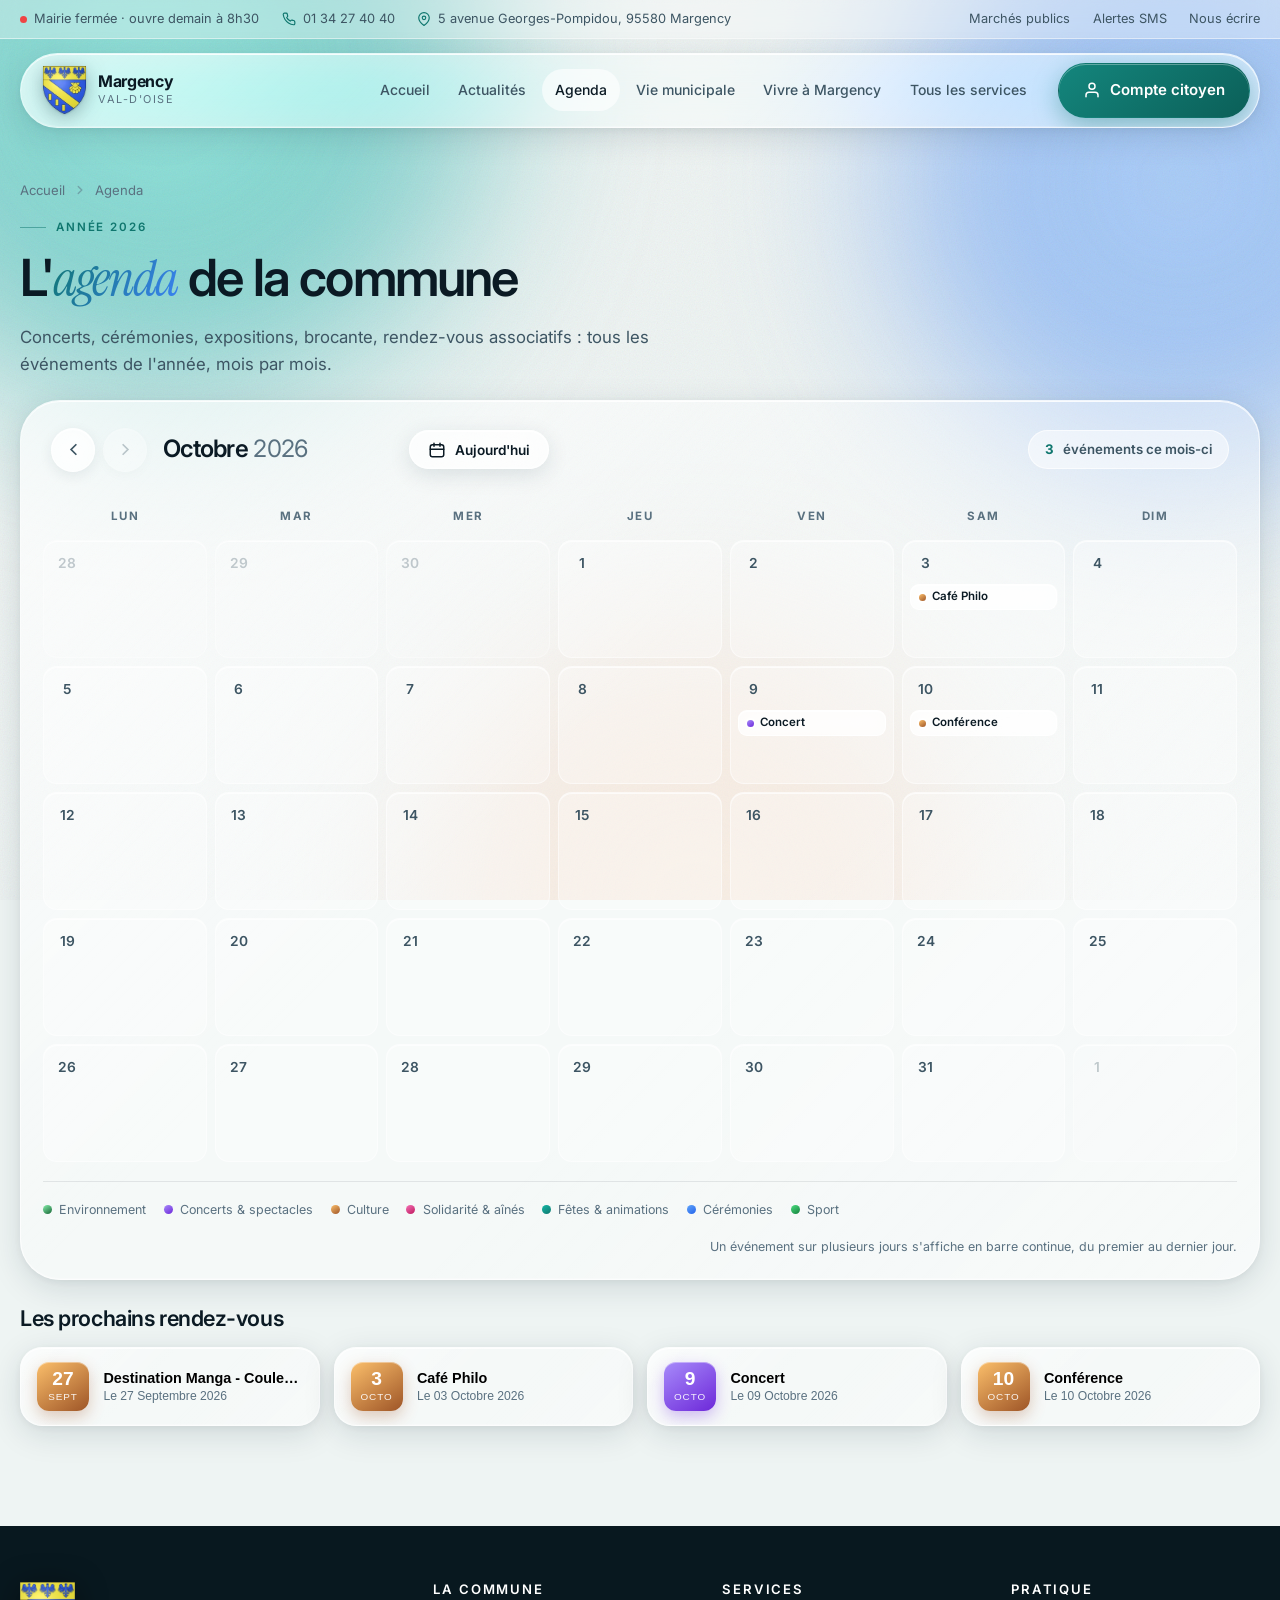
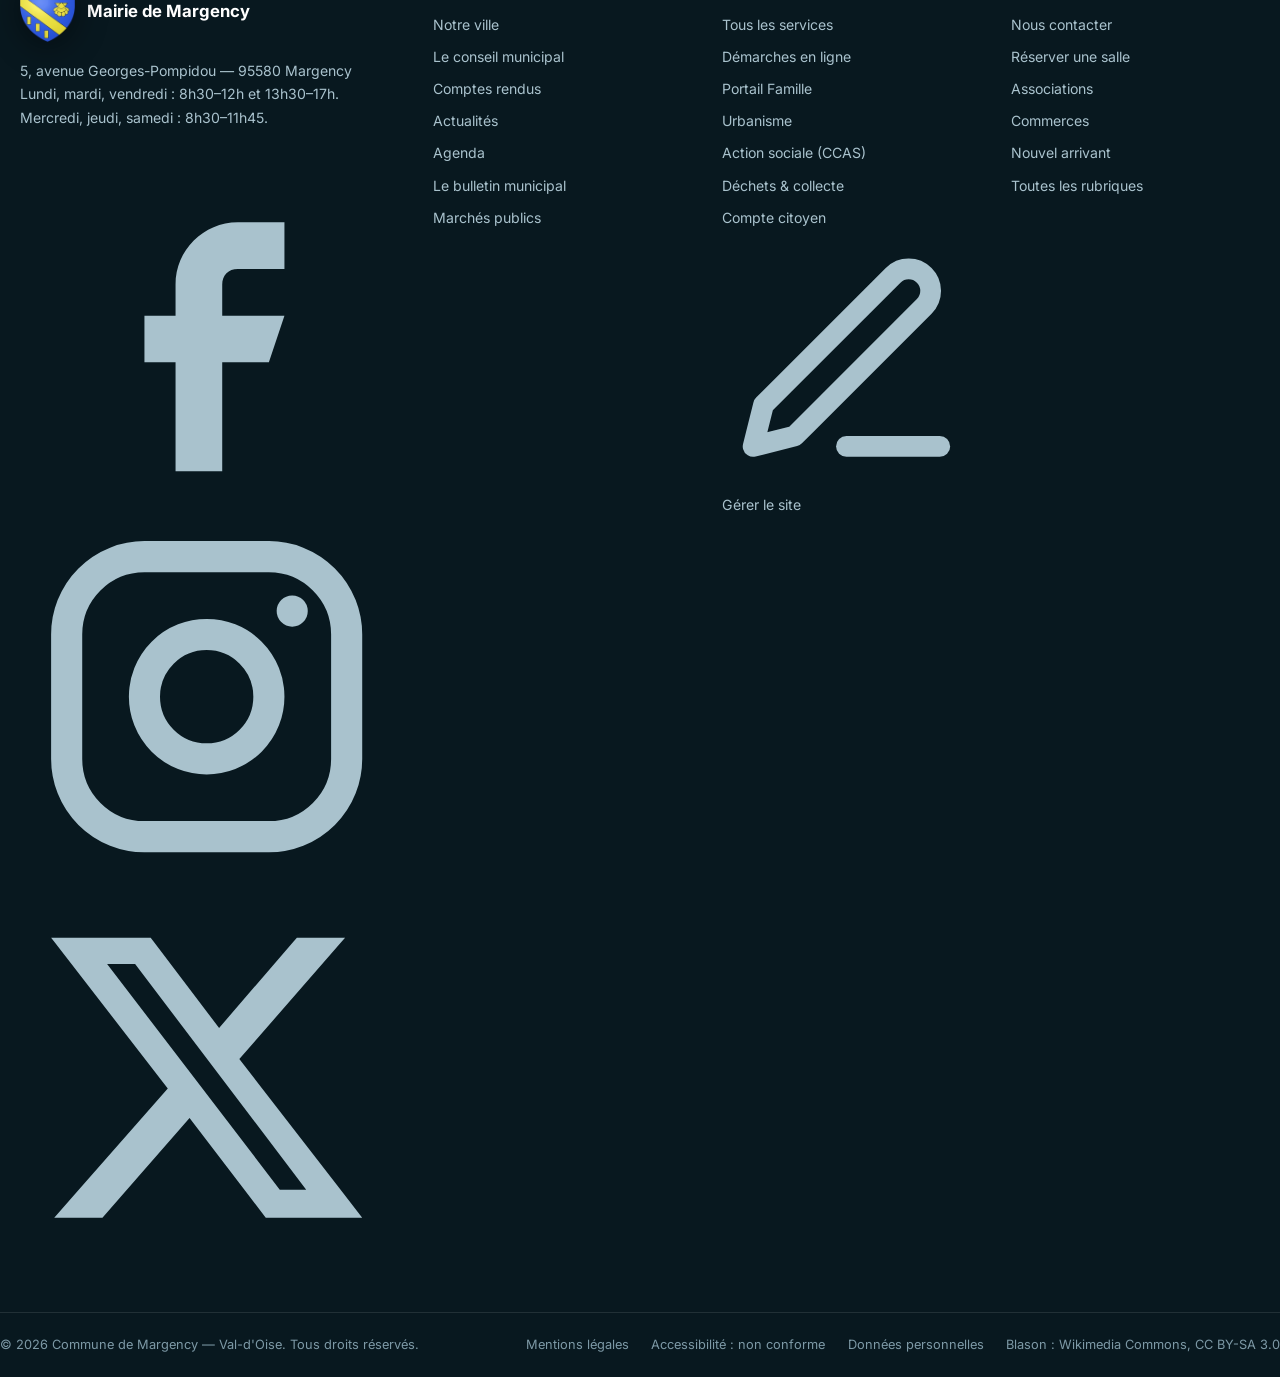
<file: agenda.html>
<!DOCTYPE html>
<html lang="fr">
<head>
<meta charset="utf-8">
<meta name="viewport" content="width=device-width, initial-scale=1">
<title>Agenda 2026 — Mairie de Margency</title>
<meta name="description" content="L'agenda 2026 de la commune de Margency (95580) : concerts, cérémonies, brocante, expositions et animations.">
<link rel="icon" type="image/png" sizes="32x32" href="assets/site/favicon-32.png">
<link rel="apple-touch-icon" href="assets/site/favicon-180.png">
<link rel="preconnect" href="https://fonts.googleapis.com">
<link rel="preconnect" href="https://fonts.gstatic.com" crossorigin>
<link href="https://fonts.googleapis.com/css2?family=Instrument+Serif:ital@0;1&family=Inter:wght@300;400;500;600;700&display=swap" rel="stylesheet">
<style>
/* ============================================================
   MAIRIE DE MARGENCY — Agenda
   Même design system, mais la vue principale est un calendrier
   ============================================================ */
:root{
  --ink:#0b1a24; --ink-soft:#3d5563; --ink-mute:#5a7180;
  --brand:#0f766e; --brand-2:#0ea5a2; --accent:#9e5527; --sky:#3b82f6;
  --bg:#eef4f3;
  --glass-bg:rgba(255,255,255,.42);
  --glass-bg-strong:rgba(255,255,255,.62);
  --glass-brd:rgba(255,255,255,.65);
  --glass-shadow:0 8px 32px rgba(9,42,54,.13), 0 2px 8px rgba(9,42,54,.06);
  --glass-inner:inset 0 1px 0 rgba(255,255,255,.85), inset 0 -1px 0 rgba(255,255,255,.25);
  --blur:blur(22px) saturate(180%);
  --r-sm:14px; --r-md:22px; --r-lg:30px; --r-xl:40px; --r-pill:999px;
  --maxw:1240px;
  --ease:cubic-bezier(.22,1,.36,1);
}
*{box-sizing:border-box}
html{scroll-behavior:smooth}
body{margin:0; background:var(--bg); color:var(--ink);
  font-family:'Inter',system-ui,-apple-system,'Segoe UI',sans-serif;
  font-size:16px; line-height:1.6; -webkit-font-smoothing:antialiased; overflow-x:hidden}
img{max-width:100%; display:block}
a{color:inherit; text-decoration:none}
h1,h2,h3,h4{margin:0; line-height:1.14; font-weight:600; letter-spacing:-.02em}
p{margin:0}
.wrap{width:min(100% - 40px, var(--maxw)); margin-inline:auto}
.eyebrow{font-size:.72rem; font-weight:600; letter-spacing:.16em; text-transform:uppercase;
  color:var(--brand); display:flex; align-items:center; gap:10px}
.eyebrow::before{content:""; width:26px; height:1.5px; background:currentColor; opacity:.5}

/* fond */
.aurora{position:fixed; inset:0; z-index:-2; overflow:hidden; pointer-events:none}
.blob{position:absolute; border-radius:50%; filter:blur(90px); opacity:.55}
.b1{width:640px;height:640px;background:radial-gradient(circle,#5eead4,#0ea5a2 60%);top:-240px;left:-160px;animation:float1 24s ease-in-out infinite}
.b2{width:560px;height:560px;background:radial-gradient(circle,#93c5fd,#3b82f6 65%);top:-100px;right:-180px;animation:float2 30s ease-in-out infinite}
.b3{width:520px;height:520px;background:radial-gradient(circle,#fed7aa,#f59e6b 65%);top:640px;left:34%;opacity:.34;animation:float3 27s ease-in-out infinite}
.b4{width:600px;height:600px;background:radial-gradient(circle,#a7f3d0,#34d399 65%);top:1280px;right:-200px;opacity:.3;animation:float1 33s ease-in-out infinite}
.grain{position:fixed;inset:0;z-index:-1;pointer-events:none;opacity:.5;
  background-image:url("data:image/svg+xml,%3Csvg xmlns='http://www.w3.org/2000/svg' width='140' height='140'%3E%3Cfilter id='n'%3E%3CfeTurbulence type='fractalNoise' baseFrequency='.85' numOctaves='3'/%3E%3C/filter%3E%3Crect width='140' height='140' filter='url(%23n)' opacity='.22'/%3E%3C/svg%3E")}
@keyframes float1{0%,100%{transform:translate(0,0) scale(1)}50%{transform:translate(70px,60px) scale(1.12)}}
@keyframes float2{0%,100%{transform:translate(0,0) scale(1)}50%{transform:translate(-80px,50px) scale(1.08)}}
@keyframes float3{0%,100%{transform:translate(0,0) scale(1)}50%{transform:translate(50px,-70px) scale(1.15)}}

/* liquid glass */
.glass{position:relative; background:var(--glass-bg);
  backdrop-filter:var(--blur); -webkit-backdrop-filter:var(--blur);
  border:1px solid var(--glass-brd);
  box-shadow:var(--glass-shadow), var(--glass-inner);
  border-radius:var(--r-lg); overflow:hidden; isolation:isolate}
.glass::before{content:""; position:absolute; inset:0; z-index:0; pointer-events:none;
  background:linear-gradient(135deg, rgba(255,255,255,.55) 0%, rgba(255,255,255,0) 42%, rgba(255,255,255,0) 60%, rgba(255,255,255,.22) 100%)}
.glass::after{content:""; position:absolute; z-index:0; pointer-events:none; inset:-1px;
  opacity:0; transition:opacity .45s var(--ease);
  background:radial-gradient(340px circle at var(--mx,50%) var(--my,50%), rgba(255,255,255,.6), transparent 62%)}
.glass:hover::after{opacity:1}
.glass > *{position:relative; z-index:1}

/* boutons */
.btn{--pad:.9rem 1.5rem; display:inline-flex; align-items:center; gap:.6rem; padding:var(--pad);
  border-radius:var(--r-pill); font-weight:600; font-size:.94rem; cursor:pointer; font-family:inherit;
  border:1px solid transparent; position:relative; overflow:hidden; isolation:isolate;
  transition:transform .35s var(--ease), box-shadow .35s var(--ease), background .3s; white-space:nowrap}
.btn svg{width:18px;height:18px;flex:none;transition:transform .35s var(--ease)}
.btn:hover{transform:translateY(-2px)}
.btn:active{transform:translateY(0) scale(.98)}
.btn:hover svg{transform:translateX(3px)}
.btn-glass{background:var(--glass-bg-strong); color:var(--ink);
  backdrop-filter:var(--blur); -webkit-backdrop-filter:var(--blur);
  border-color:var(--glass-brd); box-shadow:0 6px 22px rgba(9,42,54,.12), var(--glass-inner)}
.btn-glass:hover{background:rgba(255,255,255,.8); box-shadow:0 12px 34px rgba(9,42,54,.18), var(--glass-inner)}
.btn-solid{background:linear-gradient(140deg,#14867d,#0b5f58); color:#fff;
  box-shadow:0 8px 26px rgba(15,118,110,.4), inset 0 1px 0 rgba(255,255,255,.32)}
.btn-solid:hover{box-shadow:0 14px 38px rgba(15,118,110,.5), inset 0 1px 0 rgba(255,255,255,.32)}
.btn-back svg{transition:transform .35s var(--ease)}
.btn-back:hover svg{transform:translateX(-4px)}

/* header */
.topbar{font-size:.8rem; color:var(--ink-soft); padding:.55rem 0;
  border-bottom:1px solid rgba(255,255,255,.5); background:rgba(255,255,255,.3);
  backdrop-filter:blur(10px); -webkit-backdrop-filter:blur(10px)}
.topbar .wrap{display:flex; justify-content:space-between; align-items:center; gap:1rem; flex-wrap:wrap}
.topbar-l{display:flex; gap:1.4rem; align-items:center}
.topbar-item{display:flex; align-items:center; gap:.45rem}
.topbar-item svg{width:14px;height:14px;color:var(--brand)}
.topbar a:hover{color:var(--brand)}
/* statut de la mairie : gris le temps du calcul, puis vert / orange / rouge (js/horaires.js) */
.pulse{--dot:148,163,184; width:7px;height:7px;border-radius:50%;flex:none;
  background:rgb(var(--dot)); box-shadow:0 0 0 0 rgba(var(--dot),.6);
  animation:pulse 2.4s infinite; transition:background .4s}
.pulse.vert{--dot:34,197,94}
.pulse.orange{--dot:245,158,11}
.pulse.rouge{--dot:239,68,68; animation:none}
@keyframes pulse{70%{box-shadow:0 0 0 8px rgba(var(--dot),0)}100%{box-shadow:0 0 0 0 rgba(var(--dot),0)}}
header.site{position:sticky; top:0; z-index:100}
.navbar{margin-top:14px; padding:.55rem .55rem .55rem 1.35rem; border-radius:var(--r-pill);
  display:flex; align-items:center; gap:1.1rem; transition:box-shadow .4s var(--ease), background .4s}
header.site.scrolled .navbar{background:rgba(255,255,255,.68); box-shadow:0 10px 40px rgba(9,42,54,.16), var(--glass-inner)}
.brand{display:flex; align-items:center; gap:.75rem; flex:none}
.crest{width:42px;height:42px;border-radius:13px; flex:none;
  background:linear-gradient(145deg,#14867d,#0b5f58); display:grid;place-items:center;color:#fff;
  box-shadow:0 6px 18px rgba(15,118,110,.38), inset 0 1px 0 rgba(255,255,255,.4)}
.crest svg{width:22px;height:22px}
.brand-txt strong{display:block;font-size:1rem;font-weight:700;letter-spacing:-.02em;line-height:1.15}
.brand-txt span{display:block;font-size:.68rem;letter-spacing:.14em;text-transform:uppercase;color:var(--ink-mute)}
nav.main{display:flex; gap:.15rem; margin-left:auto; align-items:center}
nav.main > a{padding:.62rem .82rem; border-radius:var(--r-pill); font-size:.875rem; font-weight:500;
  color:var(--ink-soft); transition:color .25s, background .3s}
nav.main > a:hover, nav.main > a.active{color:var(--ink); background:rgba(255,255,255,.6)}
.nav-actions{display:flex; gap:.5rem; align-items:center; flex:none}
.icon-btn{width:42px;height:42px;border-radius:50%; display:grid;place-items:center; cursor:pointer;
  background:rgba(255,255,255,.55); border:1px solid var(--glass-brd); color:var(--ink-soft);
  backdrop-filter:blur(12px); -webkit-backdrop-filter:blur(12px);
  box-shadow:inset 0 1px 0 rgba(255,255,255,.8); transition:.3s var(--ease)}
.icon-btn:hover{background:#fff; color:var(--brand); transform:translateY(-2px)}
.icon-btn svg{width:19px;height:19px}
.burger{display:none}

/* en-tête de page */
.page-head{padding:52px 0 22px}
.crumb{display:flex; align-items:center; gap:.5rem; font-size:.82rem; color:var(--ink-mute); margin-bottom:1.1rem; flex-wrap:wrap}
.crumb a:hover{color:var(--brand)}
.crumb svg{width:14px;height:14px;opacity:.5;flex:none}
.crumb b{color:var(--ink); font-weight:600}
.page-head h1{font-size:clamp(2.2rem,4vw,3.4rem); letter-spacing:-.035em; margin-top:.7rem}
.page-head h1 em{font-family:'Instrument Serif',Georgia,serif; font-style:italic; font-weight:400;
  background:linear-gradient(120deg,#0f766e,#3b82f6); -webkit-background-clip:text; background-clip:text; color:transparent}
.page-head .lead{margin-top:1rem; font-size:1.05rem; color:var(--ink-soft); max-width:58ch}

/* ============================================================
   LE CALENDRIER — c'est la signature de cette page
   ============================================================ */
.cal-shell{padding:22px; border-radius:var(--r-xl)}
.cal-bar{display:flex; align-items:center; gap:1rem; padding:.3rem .5rem 1.2rem; flex-wrap:wrap}
.cal-nav{display:flex; align-items:center; gap:.5rem}
.cal-arrow{width:44px;height:44px;border-radius:50%;display:grid;place-items:center;cursor:pointer;
  background:rgba(255,255,255,.58); border:1px solid var(--glass-brd); color:var(--ink-soft);
  backdrop-filter:blur(14px); -webkit-backdrop-filter:blur(14px);
  box-shadow:inset 0 1px 0 rgba(255,255,255,.85), 0 4px 14px rgba(9,42,54,.08);
  transition:.35s var(--ease)}
.cal-arrow:hover:not(:disabled){background:#fff; color:var(--brand); transform:translateY(-2px);
  box-shadow:inset 0 1px 0 rgba(255,255,255,.9), 0 10px 24px rgba(9,42,54,.14)}
.cal-arrow:disabled{opacity:.32; cursor:not-allowed}
.cal-arrow svg{width:19px;height:19px}
.cal-title{font-size:1.5rem; font-weight:600; letter-spacing:-.03em; min-width:230px}
.cal-title span{color:var(--ink-mute); font-weight:400}
.cal-count{margin-left:auto; display:flex; align-items:center; gap:.55rem; font-size:.83rem;
  font-weight:600; color:var(--ink-soft); padding:.5rem 1rem; border-radius:var(--r-pill);
  background:rgba(255,255,255,.5); border:1px solid var(--glass-brd)}
.cal-count b{color:var(--brand)}

/* la grille */
.cal-head{display:grid; grid-template-columns:repeat(7,minmax(0,1fr)); gap:8px; margin-bottom:8px}
.cal-head span{text-align:center; font-size:.72rem; font-weight:700; letter-spacing:.12em;
  text-transform:uppercase; color:var(--ink-mute); padding:.4rem 0}
.cal-grid{display:flex; flex-direction:column; gap:8px}
/* une semaine = les 7 cases du fond + les barres d'événements posées par-dessus */
.week{position:relative; animation:weekIn .45s var(--ease) both}
@keyframes weekIn{from{opacity:0; transform:translateY(8px)} to{opacity:1; transform:none}}
.week-bg{display:grid; grid-template-columns:repeat(7,minmax(0,1fr)); gap:8px}
.week-ev{position:absolute; top:0; left:0; right:0; bottom:0; pointer-events:none;
  display:grid; grid-template-columns:repeat(7,minmax(0,1fr));
  grid-auto-rows:26px; column-gap:8px; row-gap:4px; padding-top:44px}
.cell{
  min-height:max(118px, calc(54px + var(--lanes,1) * 30px));
  padding:10px; border-radius:var(--r-sm); position:relative; min-width:0;
  background:rgba(255,255,255,.3); border:1px solid rgba(255,255,255,.5);
  box-shadow:inset 0 1px 0 rgba(255,255,255,.7);
  display:flex; flex-direction:column; gap:5px;
  transition:background .35s, box-shadow .4s var(--ease);
}
.cell.out{background:rgba(255,255,255,.14); border-color:rgba(255,255,255,.3)}
.cell.out .dnum{opacity:.3}
.cell.has:hover{background:rgba(255,255,255,.56); box-shadow:inset 0 1px 0 rgba(255,255,255,.85), 0 10px 26px rgba(9,42,54,.1)}
.cell.today{border-color:rgba(15,118,110,.5); background:rgba(255,255,255,.55);
  box-shadow:inset 0 1px 0 rgba(255,255,255,.9), 0 0 0 1px rgba(15,118,110,.28), 0 10px 26px rgba(15,118,110,.16)}
.dnum{font-size:.86rem; font-weight:600; color:var(--ink-soft); line-height:1;
  width:26px; height:26px; display:grid; place-items:center; border-radius:50%; flex:none}
.cell.today .dnum{background:linear-gradient(145deg,#14867d,#0b5f58); color:#fff;
  box-shadow:0 4px 12px rgba(15,118,110,.4), inset 0 1px 0 rgba(255,255,255,.35)}

/* une pastille d'événement dans une case */
.chip{
  --c1:#14b8a6; --c2:#0f766e; --cg:rgba(15,118,110,.3);
  display:flex; align-items:center; gap:.4rem; width:100%; min-width:0; text-align:left; cursor:pointer;
  padding:.32rem .5rem; border-radius:9px; font-family:inherit;
  font-size:.72rem; font-weight:600; line-height:1.25; color:var(--ink);
  background:rgba(255,255,255,.62); border:1px solid rgba(255,255,255,.75);
  backdrop-filter:blur(10px); -webkit-backdrop-filter:blur(10px);
  box-shadow:inset 0 1px 0 rgba(255,255,255,.9);
  transition:transform .35s var(--ease), box-shadow .35s var(--ease), background .3s;
}
.chip:hover{transform:translateY(-2px) scale(1.03); background:#fff;
  box-shadow:0 8px 20px var(--cg), inset 0 1px 0 rgba(255,255,255,.9)}
.chip:focus-visible{outline:2px solid var(--brand); outline-offset:2px}
.chip .dot{width:7px;height:7px;border-radius:50%;flex:none;
  background:linear-gradient(145deg,var(--c1),var(--c2));
  box-shadow:0 0 0 2px rgba(255,255,255,.7), 0 2px 6px var(--cg)}
.chip .lbl{min-width:0; overflow:hidden; text-overflow:ellipsis; white-space:nowrap}
/* jour suivant d'un événement commencé plus tôt : même pastille, en retrait */
.chip.suite{opacity:.55}
.chip.suite:hover{opacity:1}
.chip.span-ev{background:linear-gradient(100deg, var(--c1), var(--c2)); color:#fff;
  border-color:transparent; box-shadow:0 4px 12px var(--cg), inset 0 1px 0 rgba(255,255,255,.3)}
.chip.span-ev .dot{background:rgba(255,255,255,.85); box-shadow:none}
.chip.span-ev:hover{background:linear-gradient(100deg, var(--c1), var(--c2)); filter:brightness(1.08)}

/* une barre d'événement, posée sur une voie au-dessus des cases */
.bar{
  --c1:#14b8a6; --c2:#0f766e; --cg:rgba(15,118,110,.3);
  pointer-events:auto; margin:0 8px; min-width:0;
  display:flex; align-items:center; gap:.4rem; cursor:pointer; font-family:inherit;
  padding:0 .5rem; border-radius:9px; text-align:left;
  font-size:.72rem; font-weight:600; line-height:1; color:var(--ink);
  background:rgba(255,255,255,.66); border:1px solid rgba(255,255,255,.78);
  backdrop-filter:blur(10px); -webkit-backdrop-filter:blur(10px);
  box-shadow:inset 0 1px 0 rgba(255,255,255,.9);
  transition:transform .35s var(--ease), box-shadow .35s var(--ease), filter .3s, background .3s;
}
.bar:hover{transform:translateY(-1px); background:#fff; z-index:3;
  box-shadow:0 8px 20px var(--cg), inset 0 1px 0 rgba(255,255,255,.9)}
.bar:focus-visible{outline:2px solid var(--brand); outline-offset:2px}
.bar .dot{width:7px;height:7px;border-radius:50%;flex:none;
  background:linear-gradient(145deg,var(--c1),var(--c2));
  box-shadow:0 0 0 2px rgba(255,255,255,.7)}
.bar .lbl{min-width:0; overflow:hidden; text-overflow:ellipsis; white-space:nowrap}
/* sur plusieurs jours : barre pleine, d'un seul tenant */
.bar.multi{background:linear-gradient(100deg,var(--c1),var(--c2)); color:#fff; border-color:transparent;
  box-shadow:0 4px 12px var(--cg), inset 0 1px 0 rgba(255,255,255,.3)}
.bar.multi .dot{background:rgba(255,255,255,.85); box-shadow:none}
.bar.multi:hover{background:linear-gradient(100deg,var(--c1),var(--c2)); filter:brightness(1.08)}
/* l'événement a commencé avant la semaine affichée, ou continue après */
.bar.cont-l{margin-left:0; border-top-left-radius:0; border-bottom-left-radius:0}
.bar.cont-r{margin-right:0; border-top-right-radius:0; border-bottom-right-radius:0}

/* un événement qui déborde du mois : bandeau au-dessus de la grille */
.banners{display:flex; flex-direction:column; gap:8px; margin-bottom:10px}
.banner{
  --c1:#14b8a6; --c2:#0f766e; --cg:rgba(15,118,110,.3);
  display:flex; align-items:center; gap:.75rem; width:100%; cursor:pointer; font-family:inherit;
  padding:.7rem 1rem; border-radius:var(--r-sm); text-align:left;
  font-size:.82rem; font-weight:600; color:#fff;
  background:linear-gradient(100deg,var(--c1),var(--c2));
  border:1px solid transparent;
  box-shadow:0 6px 18px var(--cg), inset 0 1px 0 rgba(255,255,255,.3);
  transition:transform .35s var(--ease), box-shadow .35s var(--ease), filter .3s;
}
.banner:hover{transform:translateY(-2px); filter:brightness(1.07);
  box-shadow:0 12px 28px var(--cg), inset 0 1px 0 rgba(255,255,255,.3)}
.banner svg{width:15px;height:15px;flex:none;opacity:.9}
.banner .when{margin-left:auto; font-weight:500; opacity:.85; white-space:nowrap}

/* la légende */
.legend{display:flex; gap:1.1rem; flex-wrap:wrap; margin-top:1.2rem; padding-top:1.1rem;
  border-top:1px solid rgba(11,26,36,.09); font-size:.78rem; color:var(--ink-mute)}
.legend span{display:flex; align-items:center; gap:.45rem}
.legend i{width:9px;height:9px;border-radius:50%;display:block}

/* le rail des prochains rendez-vous */
.next{margin-top:26px}
.next h2{font-size:1.35rem; margin-bottom:1rem}
.next-row{display:grid; grid-template-columns:repeat(4,minmax(0,1fr)); gap:14px}
.nx{
  --c1:#14b8a6; --c2:#0f766e; --cg:rgba(15,118,110,.28);
  display:flex; align-items:center; gap:.9rem; padding:14px 16px; border-radius:var(--r-md);
  cursor:pointer; text-align:left;
  transition:transform .45s var(--ease), box-shadow .45s var(--ease), background .35s}
.nx:hover{transform:translateY(-6px) scale(1.015); background:rgba(255,255,255,.76);
  box-shadow:0 20px 44px rgba(9,42,54,.16), 0 10px 28px var(--cg), var(--glass-inner)}
.nx-date{width:52px;flex:none;text-align:center;padding:.45rem 0;border-radius:12px;color:#fff;
  background:linear-gradient(145deg,var(--c1),var(--c2));
  box-shadow:0 6px 16px var(--cg), inset 0 1px 0 rgba(255,255,255,.38)}
.nx-date b{display:block;font-size:1.2rem;font-weight:700;line-height:1}
.nx-date span{font-size:.62rem;text-transform:uppercase;letter-spacing:.09em;opacity:.92}
.nx-t{min-width:0}
.nx-t b{display:block;font-size:.9rem;font-weight:600;line-height:1.3;
  overflow:hidden;text-overflow:ellipsis;white-space:nowrap}
.nx-t small{display:block;font-size:.76rem;color:var(--ink-mute);margin-top:.1rem}

/* ============================================================
   VUE DÉTAIL — identique à celle d'un article
   ============================================================ */
.view{display:none}
.view.on{display:block; animation:viewIn .5s var(--ease) both}
@keyframes viewIn{from{opacity:0; transform:translateY(18px)} to{opacity:1; transform:none}}
.views{padding-bottom:60px}
.backbar{margin-bottom:18px}
.art-hero{border-radius:var(--r-xl); overflow:hidden; position:relative; margin-bottom:22px;
  box-shadow:0 24px 60px rgba(9,42,54,.24)}
.art-hero img{width:100%; max-height:460px; object-fit:cover}
.art-hero::after{content:""; position:absolute; inset:0; pointer-events:none;
  background:linear-gradient(180deg, rgba(9,42,54,.12) 0%, rgba(9,42,54,0) 30%, rgba(9,42,54,.62) 100%),
             linear-gradient(128deg, rgba(255,255,255,.26) 0%, rgba(255,255,255,0) 44%)}
.art-hero-in{position:absolute; left:0; right:0; bottom:0; z-index:2; padding:28px 32px}
.art-hero-in .meta{display:flex; gap:.5rem; flex-wrap:wrap; margin-bottom:.8rem}
.art-hero-in h1{color:#fff; font-size:clamp(1.6rem,3.2vw,2.6rem); letter-spacing:-.03em;
  text-shadow:0 2px 20px rgba(0,0,0,.35); max-width:22ch}
.tag{padding:.34rem .78rem; border-radius:var(--r-pill); font-size:.68rem; font-weight:700;
  letter-spacing:.07em; text-transform:uppercase; color:#fff;
  background:rgba(255,255,255,.2); border:1px solid rgba(255,255,255,.42);
  backdrop-filter:blur(16px) saturate(160%); -webkit-backdrop-filter:blur(16px) saturate(160%);
  box-shadow:inset 0 1px 0 rgba(255,255,255,.4), 0 4px 12px rgba(0,0,0,.14);
  display:inline-flex; align-items:center; gap:.35rem; line-height:1.4}
.tag svg{width:12px;height:12px;flex:none;opacity:.9}

.art-body{padding:38px 44px; border-radius:var(--r-lg); max-width:820px; margin:0 auto}
.art-body p{margin:0 0 1.05rem; color:var(--ink-soft); font-size:1.02rem; line-height:1.75}
.art-body h2,.art-body h3,.art-body h4{margin:2rem 0 .9rem; color:var(--ink); font-size:1.25rem}
.art-body strong,.art-body b{color:var(--ink); font-weight:600}
.art-body ul,.art-body ol{margin:0 0 1.2rem; padding-left:1.3rem; color:var(--ink-soft)}
.art-body li{margin-bottom:.5rem}
.art-body a{color:var(--brand); font-weight:600; text-decoration:underline; text-underline-offset:3px}
.art-body img{border-radius:var(--r-md); margin:1.6rem 0; box-shadow:0 14px 34px rgba(9,42,54,.16)}
.art-foot{display:flex; align-items:center; justify-content:space-between; gap:1rem;
  margin-top:2rem; padding-top:1.6rem; border-top:1px solid rgba(11,26,36,.1); flex-wrap:wrap}
.art-foot small{color:var(--ink-mute); font-size:.83rem}
/* le bandeau date/lieu, propre à un événement */
.ev-strip{display:flex; gap:12px; flex-wrap:wrap; margin-bottom:1.8rem}
.ev-strip div{display:flex; align-items:center; gap:.7rem; padding:.8rem 1.1rem;
  border-radius:var(--r-sm); background:rgba(255,255,255,.5);
  border:1px solid var(--glass-brd); box-shadow:inset 0 1px 0 rgba(255,255,255,.8)}
.ev-strip .ic{width:34px;height:34px;border-radius:11px;flex:none;display:grid;place-items:center;
  color:#fff; background:linear-gradient(145deg,var(--c1,#14b8a6),var(--c2,#0f766e));
  box-shadow:inset 0 1px 0 rgba(255,255,255,.4)}
.ev-strip .ic svg{width:16px;height:16px}
.ev-strip b{display:block;font-size:.9rem;line-height:1.2}
.ev-strip small{display:block;font-size:.75rem;color:var(--ink-mute)}
.more{margin-top:44px}
.more h2{font-size:1.5rem; margin-bottom:1.2rem}
.more-row{display:grid; grid-template-columns:repeat(3,minmax(0,1fr)); gap:14px}

.empty{padding:44px 30px; text-align:center; border-radius:var(--r-sm); color:var(--ink-soft);
  background:rgba(255,255,255,.3); border:1px dashed rgba(11,26,36,.14); margin-top:12px}

/* footer */
footer{margin-top:40px; background:#08181f; color:#a9c2cd; padding:56px 0 0}
.f-grid{display:grid; grid-template-columns:minmax(0,1.5fr) minmax(0,1fr) minmax(0,1fr) minmax(0,1fr); gap:40px; padding-bottom:40px}
footer h4{color:#fff; font-size:.82rem; letter-spacing:.14em; text-transform:uppercase; margin-bottom:1.1rem; font-weight:600}
footer ul{list-style:none; padding:0; margin:0; display:flex; flex-direction:column; gap:.6rem; font-size:.88rem}
footer li a{transition:color .25s, padding-left .25s}
footer li a:hover{color:#5eead4; padding-left:4px}
.f-brand{display:flex; align-items:center; gap:.8rem; margin-bottom:1.1rem}
.f-brand .crest{box-shadow:none}
.f-brand strong{color:#fff; font-size:1.05rem}
.f-about{font-size:.88rem; max-width:38ch; line-height:1.65}
.f-bottom{border-top:1px solid rgba(255,255,255,.1); padding:22px 0; font-size:.8rem;
  display:flex; justify-content:space-between; gap:1rem; flex-wrap:wrap; color:#7d99a6}
.f-bottom a:hover{color:#5eead4}

/* menu mobile */
.sheet{position:fixed; inset:0; z-index:200; display:none; padding:16px;
  background:rgba(238,244,243,.7); backdrop-filter:blur(26px); -webkit-backdrop-filter:blur(26px)}
.sheet.open{display:block}
.sheet-inner{padding:26px; border-radius:var(--r-lg); margin-top:70px}
.sheet nav{display:flex; flex-direction:column; gap:.2rem}
.sheet nav a{padding:.95rem .6rem; font-weight:500; border-bottom:1px solid rgba(11,26,36,.08)}
.sheet .close{position:absolute; top:28px; right:28px}

/* ============================================================
   RESPONSIVE — sous 860px, le calendrier devient une liste par jour
   ============================================================ */
.daylist{display:none; flex-direction:column; gap:10px}
.dayrow{display:flex; gap:1rem; padding:14px; border-radius:var(--r-sm);
  background:rgba(255,255,255,.34); border:1px solid rgba(255,255,255,.55);
  box-shadow:inset 0 1px 0 rgba(255,255,255,.75)}
.dayrow .dd{width:54px;flex:none;text-align:center}
.dayrow .dd b{display:block;font-size:1.3rem;font-weight:700;line-height:1;color:var(--brand)}
.dayrow .dd span{font-size:.66rem;text-transform:uppercase;letter-spacing:.09em;color:var(--ink-mute)}
.dayrow .dl{flex:1; display:flex; flex-direction:column; gap:7px; min-width:0}

@media (max-width:1100px){
  .next-row{grid-template-columns:minmax(0,1fr) minmax(0,1fr)}
  .more-row{grid-template-columns:minmax(0,1fr) minmax(0,1fr)}
  .f-grid{grid-template-columns:minmax(0,1fr) minmax(0,1fr)}
}
@media (max-width:900px){
  nav.main{display:none}
  .burger{display:grid}
  .topbar-l{display:none}
  .art-body{padding:28px 24px}
}
@media (max-width:860px){
  .cal-head, .cal-grid{display:none}
  .daylist{display:flex}
  .cal-shell{padding:18px}
  .cal-title{min-width:0; font-size:1.25rem}
  .cal-count{margin-left:0}
}
@media (max-width:760px){
  .navbar{gap:.6rem; padding-left:1rem}
  .nav-actions .btn-solid .lbl{display:none}
  .nav-actions .btn-solid{--pad:0; width:42px; height:42px; gap:0; justify-content:center; border-radius:50%}
  .nav-actions .btn-solid svg{width:19px;height:19px}
}
@media (max-width:640px){
  .next-row{grid-template-columns:minmax(0,1fr)}
  .more-row{grid-template-columns:minmax(0,1fr)}
  .f-grid{grid-template-columns:minmax(0,1fr); gap:30px}
  .brand-txt span{display:none}
  .page-head{padding:34px 0 16px}
  .art-hero-in{padding:20px}
}
@media (prefers-reduced-motion:reduce){ *{animation:none!important; transition:none!important} }

/* ---------- blason de la commune ---------- */
.blason{height:48px; width:auto; flex:none; display:block;
  filter:drop-shadow(0 4px 10px rgba(9,42,54,.28)) drop-shadow(0 1px 1px rgba(9,42,54,.2));
  transition:transform .45s var(--ease)}
.brand:hover .blason{transform:rotate(-4deg) scale(1.06)}
.blason-lg{height:60px; filter:drop-shadow(0 6px 16px rgba(0,0,0,.45))}
@media (max-width:760px){ .navbar .blason{height:40px} }
</style>
</head>
<body>

<div class="aurora">
  <div class="blob b1"></div><div class="blob b2"></div>
  <div class="blob b3"></div><div class="blob b4"></div>
</div>
<div class="grain"></div>

<div class="topbar">
  <div class="wrap">
    <div class="topbar-l">
      <span class="topbar-item" id="statutMairie"><span class="pulse"></span> <span class="statut-txt">Horaires de la mairie</span></span>
      <a class="topbar-item" href="tel:0134274040">
        <svg viewBox="0 0 24 24" fill="none" stroke="currentColor" stroke-width="2" stroke-linecap="round"><path d="M22 16.9v3a2 2 0 0 1-2.2 2 19.8 19.8 0 0 1-8.6-3.1 19.5 19.5 0 0 1-6-6A19.8 19.8 0 0 1 2.1 4.2 2 2 0 0 1 4.1 2h3a2 2 0 0 1 2 1.7c.1.9.3 1.8.6 2.6a2 2 0 0 1-.5 2.1L8.1 9.6a16 16 0 0 0 6 6l1.2-1.1a2 2 0 0 1 2.1-.5c.8.3 1.7.5 2.6.6a2 2 0 0 1 1.7 2z"/></svg>
        01 34 27 40 40
      </a>
      <span class="topbar-item">
        <svg viewBox="0 0 24 24" fill="none" stroke="currentColor" stroke-width="2"><path d="M21 10c0 7-9 13-9 13s-9-6-9-13a9 9 0 0 1 18 0z"/><circle cx="12" cy="10" r="3"/></svg>
        5 avenue Georges-Pompidou, 95580 Margency
      </span>
    </div>
    <div class="topbar-l" style="display:flex">
      <a href="vie-municipale.html#marches">Marchés publics</a>
      <a href="compte-citoyen.html">Alertes SMS</a>
      <a href="vie-municipale.html#mairie/ecrire">Nous écrire</a>
    </div>
  </div>
</div>

<header class="site" id="header">
  <div class="wrap">
    <div class="navbar glass">
      <a class="brand" href="index.html">
        <img class="blason" src="assets/site/blason-128.webp" width="44" height="48" alt="Blason de Margency">
        <span class="brand-txt"><strong>Margency</strong><span>Val-d'Oise</span></span>
      </a>
      <nav class="main">
          <a href="index.html">Accueil</a>
          <a href="actualites.html">Actualités</a>
          <a class="active" href="agenda.html">Agenda</a>
          <a href="vie-municipale.html">Vie municipale</a>
          <a href="vivre-a-margency.html">Vivre à Margency</a>
          <a href="services.html">Tous les services</a>
        </nav>
      <div class="nav-actions">
        <a class="btn btn-solid" href="compte-citoyen.html">
          <svg viewBox="0 0 24 24" fill="none" stroke="currentColor" stroke-width="2" stroke-linecap="round"><path d="M20 21v-2a4 4 0 0 0-4-4H8a4 4 0 0 0-4 4v2"/><circle cx="12" cy="7" r="4"/></svg>
          <span class="lbl">Compte citoyen</span>
        </a>
        <button class="icon-btn burger" id="burger" aria-label="Menu">
          <svg viewBox="0 0 24 24" fill="none" stroke="currentColor" stroke-width="2" stroke-linecap="round"><path d="M4 7h16M4 12h16M4 17h16"/></svg>
        </button>
      </div>
    </div>
  </div>
</header>

<div class="sheet" id="sheet">
  <div class="wrap">
    <div class="sheet-inner glass">
      <button class="icon-btn close" id="closeSheet" aria-label="Fermer">
        <svg viewBox="0 0 24 24" fill="none" stroke="currentColor" stroke-width="2" stroke-linecap="round"><path d="M18 6 6 18M6 6l12 12"/></svg>
      </button>
      <nav>
            <a href="index.html">Accueil</a>
            <a href="actualites.html">Actualités</a>
            <a class="active" href="agenda.html">Agenda</a>
            <a href="vie-municipale.html">Vie municipale</a>
            <a href="enfance-education.html">Enfance &amp; Éducation</a>
            <a href="sport-loisirs-culture.html">Sport, Loisirs &amp; Culture</a>
            <a href="vivre-a-margency.html">Vivre à Margency</a>
            <a href="environnement-urbanisme.html">Environnement &amp; Urbanisme</a>
            <a href="action-sociale.html">Action sociale</a>
            <a href="conseil-municipal.html">Conseil municipal</a>
            <a href="services.html">Tous les services</a>
            <a href="compte-citoyen.html">Compte citoyen</a>
          </nav>
    </div>
  </div>
</div>

<main>
  <div class="page-head">
    <div class="wrap">
      <div class="crumb">
        <a href="index.html">Accueil</a>
        <svg viewBox="0 0 24 24" fill="none" stroke="currentColor" stroke-width="2.4" stroke-linecap="round"><path d="m9 6 6 6-6 6"/></svg>
        <a href="agenda.html">Agenda</a>
        <span id="crumbTail"></span>
      </div>
      <div class="eyebrow" id="pageEyebrow">Année 2026</div>
      <h1 id="pageTitle">L'<em>agenda</em> de la commune</h1>
      <p class="lead" id="pageLead">Concerts, cérémonies, expositions, brocante, rendez-vous associatifs : tous les événements de l'année, mois par mois.</p>
    </div>
  </div>

  <div class="views">
    <div class="wrap">

      <!-- VUE CALENDRIER -->
      <section class="view on" id="viewCal">
        <div class="cal-shell glass">
          <div class="cal-bar">
            <div class="cal-nav">
              <button class="cal-arrow" id="prevM" aria-label="Mois précédent">
                <svg viewBox="0 0 24 24" fill="none" stroke="currentColor" stroke-width="2.2" stroke-linecap="round"><path d="m15 6-6 6 6 6"/></svg>
              </button>
              <button class="cal-arrow" id="nextM" aria-label="Mois suivant">
                <svg viewBox="0 0 24 24" fill="none" stroke="currentColor" stroke-width="2.2" stroke-linecap="round"><path d="m9 6 6 6-6 6"/></svg>
              </button>
            </div>
            <div class="cal-title" id="calTitle"></div>
            <button class="btn btn-glass" id="btnToday" style="--pad:.6rem 1.1rem;font-size:.85rem">
              <svg viewBox="0 0 24 24" fill="none" stroke="currentColor" stroke-width="2" stroke-linecap="round"><rect x="3" y="5" width="18" height="16" rx="3"/><path d="M8 3v4M16 3v4M3 11h18"/></svg>
              Aujourd'hui
            </button>
            <span class="cal-count" id="calCount"></span>
          </div>

          <div class="banners" id="calBanners"></div>

          <div class="cal-head">
            <span>Lun</span><span>Mar</span><span>Mer</span><span>Jeu</span><span>Ven</span><span>Sam</span><span>Dim</span>
          </div>
          <div class="cal-grid" id="calGrid"></div>
          <div class="daylist" id="dayList"></div>
          <div class="empty" id="calEmpty" style="display:none">Aucun événement programmé ce mois-ci.</div>

          <div class="legend" id="legend"></div>
        </div>

        <div class="next">
          <h2>Les prochains rendez-vous</h2>
          <div class="next-row" id="nextRow"></div>
        </div>
      </section>

      <!-- VUE DÉTAIL -->
      <section class="view" id="viewEvent">
        <div class="backbar">
          <button class="btn btn-glass btn-back" id="btnBack">
            <svg viewBox="0 0 24 24" fill="none" stroke="currentColor" stroke-width="2" stroke-linecap="round"><path d="M19 12H5M11 18l-6-6 6-6"/></svg>
            Retour au calendrier
          </button>
        </div>
        <div id="evHero"></div>
        <article class="art-body glass" id="evBody"></article>
        <div class="more">
          <h2>Autres rendez-vous</h2>
          <div class="more-row" id="moreRow"></div>
        </div>
      </section>

    </div>
  </div>
</main>

<footer>
  <div class="wrap">
    <div class="f-grid">
      <div>
        <div class="f-brand">
          <img class="blason blason-lg" src="assets/site/blason-256.webp" width="55" height="60" alt="Blason de Margency">
          <strong>Mairie de Margency</strong>
        </div>
        <p class="f-about">5, avenue Georges-Pompidou — 95580 Margency<br><span data-horaires-mairie>Lundi, mardi, vendredi : 8h30–12h et 13h30–17h.<br>Mercredi, jeudi, samedi : 8h30–11h45.</span></p>
                <div class="socials">
          <a class="soc" href="https://www.facebook.com/profile.php?id=100007993065299" target="_blank" rel="noopener" aria-label="Facebook"><svg viewBox="0 0 24 24" fill="currentColor"><path d="M14 9h3V6h-3c-2.2 0-4 1.8-4 4v2H8v3h2v7h3v-7h3l1-3h-4v-2c0-.6.4-1 1-1z"/></svg></a>
          <a class="soc" href="https://www.instagram.com/margency95580/" target="_blank" rel="noopener" aria-label="Instagram"><svg viewBox="0 0 24 24" fill="none" stroke="currentColor" stroke-width="2"><rect x="3" y="3" width="18" height="18" rx="5"/><circle cx="12" cy="12" r="4"/><circle cx="17.5" cy="6.5" r="1" fill="currentColor" stroke="none"/></svg></a>
          <a class="soc" href="https://twitter.com/villedemargency" target="_blank" rel="noopener" aria-label="X (Twitter)"><svg viewBox="0 0 24 24" fill="currentColor"><path d="M17.8 3h3.1l-6.8 7.8L22 21h-6.2l-4.9-6.4L5.3 21H2.2l7.3-8.3L2 3h6.4l4.4 5.8zm-1.1 16.2h1.7L7.4 4.7H5.6z"/></svg></a>
        </div>
        </div>
        <div>
          <h4>La commune</h4>
          <ul>
            <li><a href="services.html">Notre ville</a></li>
            <li><a href="conseil-municipal.html#elus">Le conseil municipal</a></li>
            <li><a href="conseil-municipal.html#seances">Comptes rendus</a></li>
            <li><a href="actualites.html">Actualités</a></li>
            <li><a href="agenda.html">Agenda</a></li>
            <li><a href="vie-municipale.html#magazines">Le bulletin municipal</a></li>
            <li><a href="vie-municipale.html#marches">Marchés publics</a></li>
          </ul>
        </div>
        <div>
          <h4>Services</h4>
          <ul>
            <li><a href="services.html">Tous les services</a></li>
            <li><a href="vie-municipale.html#demarches">Démarches en ligne</a></li>
            <li><a href="enfance-education.html#portail">Portail Famille</a></li>
            <li><a href="environnement-urbanisme.html">Urbanisme</a></li>
            <li><a href="action-sociale.html">Action sociale (CCAS)</a></li>
            <li><a href="vie-municipale.html#dechets">Déchets &amp; collecte</a></li>
            <li><a href="compte-citoyen.html">Compte citoyen</a></li>
            <li><a class="agent-link" href="gestion.html"><svg viewBox="0 0 24 24" fill="none" stroke="currentColor" stroke-width="2" stroke-linecap="round" stroke-linejoin="round"><path d="M12 20h9"/><path d="M16.5 3.5a2.1 2.1 0 0 1 3 3L7 19l-4 1 1-4z"/></svg>Gérer le site</a></li>
          </ul>
        </div>
        <div>
          <h4>Pratique</h4>
          <ul>
            <li><a href="vie-municipale.html#mairie/ecrire">Nous contacter</a></li>
            <li><a href="vivre-a-margency.html#salles">Réserver une salle</a></li>
            <li><a href="sport-loisirs-culture.html#associations">Associations</a></li>
            <li><a href="vivre-a-margency.html#commerces">Commerces</a></li>
            <li><a href="vivre-a-margency.html">Nouvel arrivant</a></li>
            <li><a href="services.html">Toutes les rubriques</a></li>
          </ul>
        </div>
      </div>
    </div>
    <div class="f-bottom">
      <span>© <span data-annee>2026</span> Commune de Margency — Val-d'Oise. Tous droits réservés.</span>
      <span style="display:flex;gap:1.4rem;flex-wrap:wrap">
        <a href="mentions-legales.html#mentions">Mentions légales</a>
        <a href="mentions-legales.html#accessibilite">Accessibilité : non conforme</a>
        <a href="mentions-legales.html#donnees">Données personnelles</a>
        <a href="https://commons.wikimedia.org/wiki/File:Blason_ville_fr_Margency_(Val-d%27Oise).svg" target="_blank" rel="noopener">Blason : Wikimedia Commons, CC BY-SA 3.0</a>
      </span>
    </div>
  </div>
</footer>

<script src="data/agenda.js"></script>
<script>
var EV = (window.AGENDA || []).slice().sort(function(a,b){ return a.start < b.start ? -1 : 1; });
var MOIS = ['janvier','février','mars','avril','mai','juin','juillet','août','septembre','octobre','novembre','décembre'];
var JOURS = ['dim','lun','mar','mer','jeu','ven','sam'];
var TODAY = new Intl.DateTimeFormat('en-CA', {timeZone:'Europe/Paris'}).format(new Date());
var esc = function(s){ return String(s).replace(/&/g,'&amp;').replace(/</g,'&lt;').replace(/>/g,'&gt;'); };
var CAL  = '<svg viewBox="0 0 24 24" fill="none" stroke="currentColor" stroke-width="2" stroke-linecap="round"><rect x="3" y="5" width="18" height="16" rx="3"/><path d="M8 3v4M16 3v4M3 11h18"/></svg>';
var PIN  = '<svg viewBox="0 0 24 24" fill="none" stroke="currentColor" stroke-width="2"><path d="M21 10c0 7-9 13-9 13s-9-6-9-13a9 9 0 0 1 18 0z"/><circle cx="12" cy="10" r="3"/></svg>';
var ARROW= '<svg viewBox="0 0 24 24" fill="none" stroke="currentColor" stroke-width="2.4" stroke-linecap="round"><path d="M5 12h14M13 6l6 6-6 6"/></svg>';

/* ---------- une couleur par famille d'événement ---------- */
var FAMILLES = [
  {test:/concert|musique|arabesques|spectacle|theatre|théâtre|lecture/, nom:'Concerts & spectacles', c1:'#a78bfa', c2:'#6d28d9', cg:'rgba(109,40,217,.3)'},
  {test:/ceremonie|cérémonie|commemoration|histoire/,                   nom:'Cérémonies',           c1:'#60a5fa', c2:'#2563eb', cg:'rgba(37,99,235,.3)'},
  {test:/ecologie|collecte|compost|environnement|sapins/,                nom:'Environnement',        c1:'#86efac', c2:'#166534', cg:'rgba(22,101,52,.3)'},
  {test:/expo|arts|salon|culture|conference|conférence|cafe-philo|bibliotheque/, nom:'Culture',      c1:'#fbbf6b', c2:'#9e5527', cg:'rgba(158,85,39,.3)'},
  {test:/sport|tennis|championnat/,                                     nom:'Sport',                c1:'#4ade80', c2:'#15803d', cg:'rgba(21,128,61,.3)'},
  {test:/ccas|senior|aidants|bien-vieillir|solidarite|collecte/,         nom:'Solidarité & aînés',   c1:'#f472b6', c2:'#be185d', cg:'rgba(190,24,93,.3)'},
  {test:/fete|fête|brocante|noel|jeunesse|loto|association|forum|paques|chasse|parc/, nom:'Fêtes & animations',   c1:'#14b8a6', c2:'#0f766e', cg:'rgba(15,118,110,.3)'}
];
var DEFAUT = {nom:'Autres', c1:'#94a3b8', c2:'#475569', cg:'rgba(71,85,105,.28)'};
function famille(e){
  var s = ((e.tags||[]).join(' ') + ' ' + e.title).toLowerCase();
  for(var i=0;i<FAMILLES.length;i++){ if(FAMILLES[i].test.test(s)) return FAMILLES[i]; }
  return DEFAUT;
}
function vars(f){ return '--c1:'+f.c1+';--c2:'+f.c2+';--cg:'+f.cg+';'; }

/* ---------- outils de date (sans fuseau horaire) ---------- */
function iso(y,m,d){ return y+'-'+('0'+(m+1)).slice(-2)+'-'+('0'+d).slice(-2); }
function daysInMonth(y,m){ return new Date(y, m+1, 0).getDate(); }
function firstWeekday(y,m){ return (new Date(y, m, 1).getDay() + 6) % 7; }  /* lundi = 0 */
/* Un événement s'affiche le jour où il commence. S'il a démarré un mois plus tôt
   et court toujours, on le rappelle une seule fois, sur le 1er du mois — sinon un
   événement de deux mois remplirait toutes les cases. */
function eventsOn(date, rappel){
  return EV.filter(function(e){
    if(e.start === date) return true;
    return rappel && e.start < date && e.end >= date;
  });
}

/* ---------- le calendrier ---------- */
/* le mois affiché suit la date réelle, bornée à la période couverte par l'agenda */
var MIN = EV[0].start, MAX = EV[EV.length-1].end;
/* le mois du jour, ramené dans la période couverte par l'agenda pour ne pas
   ouvrir sur un mois vide dont on ne pourrait plus sortir */
var MOIS_AUJ = (function(){
  var a = +TODAY.slice(0,4), m = +TODAY.slice(5,7) - 1;
  var bas = {a: +MIN.slice(0,4), m: +MIN.slice(5,7) - 1};
  var haut = {a: +MAX.slice(0,4), m: +MAX.slice(5,7) - 1};
  if(a * 12 + m < bas.a * 12 + bas.m) return bas;
  if(a * 12 + m > haut.a * 12 + haut.m) return haut;
  return {a : a, m : m};
})();
var curY = MOIS_AUJ.a, curM = MOIS_AUJ.m;

/* Un événement qui dépasse ce seuil ne fusionne pas de cases : il passerait la
   moitié du mois à tout recouvrir. Il devient un bandeau au-dessus de la grille. */
var SEUIL_LONG = 14;
/* on compte les jours réellement visibles dans le mois affiché, pas la durée totale :
   la collecte des sapins dure 17 jours mais n'en occupe que 10 en janvier. */
function joursVisibles(e, mStart, mEnd){
  var a = e.start > mStart ? e.start : mStart;
  var b = e.end   < mEnd   ? e.end   : mEnd;
  return Math.round((Date.parse(b) - Date.parse(a)) / 86400000) + 1;
}

function renderCal(){
  document.getElementById('calTitle').innerHTML =
    MOIS[curM].charAt(0).toUpperCase()+MOIS[curM].slice(1) + ' <span>' + curY + '</span>';

  var nd = daysInMonth(curY, curM), fw = firstWeekday(curY, curM);
  var prevN = daysInMonth(curY, curM === 0 ? 11 : curM-1);
  var mStart = iso(curY, curM, 1), mEnd = iso(curY, curM, nd);
  var duMois = EV.filter(function(e){ return e.start <= mEnd && e.end >= mStart; });
  var i, k;

  /* --- 1. les cases de la grille, dans l'ordre --- */
  var slots = [];
  var pm = curM === 0 ? 11 : curM - 1, py = curM === 0 ? curY - 1 : curY;
  var nm = curM === 11 ? 0 : curM + 1, ny = curM === 11 ? curY + 1 : curY;
  for(i = fw - 1; i >= 0; i--) slots.push({num : prevN - i, date : iso(py, pm, prevN - i), out : true});
  for(i = 1; i <= nd ; i++)     slots.push({num : i, date : iso(curY, curM, i), out : false});
  var reste = (7 - (slots.length % 7)) % 7;
  for(i = 1; i <= reste ; i++)  slots.push({num : i, date : iso(ny, nm, i), out : true});
  /* tout ce qui touche la grille affichée, débords de mois compris */
  var gStart = slots[0].date, gEnd = slots[slots.length - 1].date;
  var duGrille = EV.filter(function(e){ return e.start <= gEnd && e.end >= gStart; });

  /* --- 2. les événements trop longs passent en bandeau --- */
  var longs = duMois.filter(function(e){ return joursVisibles(e, mStart, mEnd) > SEUIL_LONG; });
  document.getElementById('calBanners').innerHTML = longs.map(function(e){
    var f = famille(e);
    return '<button class="banner" style="'+vars(f)+'" data-slug="'+e.slug+'">'+
      CAL + '<span>' + esc(e.title) + '</span>' +
      '<span class="when">' + esc(e.dateLabel) + '</span></button>';
  }).join('');

  function pastille(e, plein, suite){
    var f = famille(e);
    return '<button class="chip'+(plein?' span-ev':'')+(suite?' suite':'')+'" style="'+vars(f)+'" data-slug="'+e.slug+'"'+
           ' title="'+esc(e.title)+' — '+esc(e.dateLabel)+'">'+
           '<span class="dot"></span><span class="lbl">'+esc(e.title)+'</span></button>';
  }

  /* --- 3. semaine par semaine : chaque événement descend jusqu'à une voie libre,
         donc deux événements qui se chevauchent restent tous les deux visibles --- */
  function ecart(a, b){ return Math.round((Date.parse(b) - Date.parse(a)) / 86400000); }

  var html = '', listHtml = '';
  for(var w = 0; w * 7 < slots.length ; w++){
    var base = w * 7;
    var wStart = slots[base].date, wEnd = slots[base + 6].date;

    /* les plus longs en haut, puis par date de début : les barres restent lisibles */
    var ici = duGrille.filter(function(e){
      return longs.indexOf(e) === -1 && e.start <= wEnd && e.end >= wStart;
    }).sort(function(x, y){
      var lx = ecart(x.start, x.end), ly = ecart(y.start, y.end);
      if(lx !== ly) return ly - lx;
      return x.start < y.start ? -1 : x.start > y.start ? 1 : 0;
    });

    var voies = [], barres = '', occupe = {};
    ici.forEach(function(e){
      var c1 = Math.max(0, ecart(wStart, e.start));
      var c2 = Math.min(6, ecart(wStart, e.end));
      var v = 0, j, libre;
      for(;;){
        if(!voies[v]) voies[v] = {};
        libre = true;
        for(j = c1; j <= c2; j++) if(voies[v][j]){ libre = false ; break; }
        if(libre) break;
        v++;
      }
      for(j = c1; j <= c2; j++){ voies[v][j] = 1; occupe[base + j] = 1; }

      var f = famille(e);
      barres += '<button class="bar'+(e.start !== e.end ? ' multi' : '')+
                (e.start < wStart ? ' cont-l' : '')+(e.end > wEnd ? ' cont-r' : '')+'"'+
                ' style="grid-column:'+(c1 + 1)+' / span '+(c2 - c1 + 1)+
                ';grid-row:'+(v + 1)+';'+vars(f)+'"'+
                ' data-slug="'+e.slug+'" title="'+esc(e.title)+' — '+esc(e.dateLabel)+'">'+
                '<span class="dot"></span><span class="lbl">'+esc(e.title)+'</span></button>';
    });

    /* --- 4. les 7 cases du fond, sous les barres --- */
    var cases = '';
    for(k = 0; k < 7; k++){
      var sl = slots[base + k];
      cases += '<div class="cell'+(sl.out ? ' out' : '')+(occupe[base + k] ? ' has' : '')+
               (sl.date === TODAY ? ' today' : '')+'"><span class="dnum">'+sl.num+'</span></div>';
    }

    html += '<div class="week" style="--lanes:'+Math.max(1, voies.length)+
            ';animation-delay:'+(w * 45)+'ms">'+
            '<div class="week-bg">'+cases+'</div>'+
            '<div class="week-ev">'+barres+'</div></div>';
  }

  /* --- 5. la même chose en liste, pour les petits écrans --- */
  for(i = 1; i <= nd ; i++){
    var date = iso(curY, curM, i);
    var ici = duMois.filter(function(e){ return e.start <= date && e.end >= date && longs.indexOf(e) === -1; });
    if(!ici.length) continue;
    var jour = JOURS[new Date(curY, curM, i).getDay()];
    listHtml += '<div class="dayrow"><div class="dd"><b>'+i+'</b><span>'+jour+'</span></div>'+
                '<div class="dl">'+ici.map(function(e){ return pastille(e, e.start !== e.end, e.start < date); }).join('')+'</div></div>';
  }

  document.getElementById('calGrid').innerHTML = html;
  document.getElementById('dayList').innerHTML = listHtml;
  document.getElementById('calEmpty').style.display = duMois.length ? 'none' : 'block';
  document.getElementById('calCount').innerHTML = duMois.length
    ? '<b>'+duMois.length+'</b> événement'+(duMois.length>1?'s':'')+' ce mois-ci'
    : 'Mois sans événement';

  document.getElementById('prevM').disabled = mStart <= MIN;
  document.getElementById('nextM').disabled = mEnd >= MAX;
}

function shiftMonth(step){
  curM += step;
  if(curM < 0){ curM = 11; curY--; }
  if(curM > 11){ curM = 0; curY++; }
  renderCal();
}
document.getElementById('prevM').addEventListener('click', function(){ shiftMonth(-1); });
document.getElementById('nextM').addEventListener('click', function(){ shiftMonth(1); });
document.getElementById('btnToday').addEventListener('click', function(){ curY = MOIS_AUJ.a ; curM = MOIS_AUJ.m ; renderCal(); });

/* la légende, construite depuis les familles réellement présentes */
(function(){
  var vues = [];
  EV.forEach(function(e){ var f = famille(e); if(vues.indexOf(f) === -1) vues.push(f); });
  document.getElementById('legend').innerHTML = vues.map(function(f){
    return '<span><i style="background:linear-gradient(145deg,'+f.c1+','+f.c2+')"></i>'+f.nom+'</span>';
  }).join('') + '<span style="margin-left:auto">Un événement sur plusieurs jours s\'affiche en barre continue, du premier au dernier jour.</span>';
})();

/* ---------- prochains rendez-vous ---------- */
function nextCard(e){
  var f = famille(e), d = e.start.split('-');
  return '<button class="nx glass" style="'+vars(f)+'" data-slug="'+e.slug+'">'+
    '<span class="nx-date"><b>'+parseInt(d[2],10)+'</b><span>'+MOIS[parseInt(d[1],10)-1].slice(0,4)+'</span></span>'+
    '<span class="nx-t"><b>'+esc(e.title)+'</b><small>'+esc(e.dateLabel)+'</small></span></button>';
}
document.getElementById('nextRow').innerHTML =
  (function(){
    var futurs = EV.filter(function(e){ return e.end >= TODAY; });
    if(!futurs.length) futurs = EV.slice(-4);
    return futurs.slice(0,4).map(nextCard).join('');
  })();

/* ---------- vue détail ---------- */
function renderEvent(e){
  var f = famille(e);
  var tags = (e.tags||[]).map(function(t){ return '<span class="tag">'+esc(t.replace(/-/g,' '))+'</span>'; }).join('');
  document.getElementById('evHero').innerHTML =
    '<div class="art-hero">'+
      '<img src="'+e.cover+'" alt="'+esc(e.title)+'">'+
      '<div class="art-hero-in">'+
        '<div class="meta">'+tags+'<span class="tag">'+CAL+' '+esc(e.dateLabel)+'</span></div>'+
        '<h1>'+esc(e.title)+'</h1>'+
      '</div>'+
    '</div>';

  var multi = e.start !== e.end;
  document.getElementById('evBody').innerHTML =
    '<div class="ev-strip" style="'+vars(f)+'">'+
      '<div><span class="ic">'+CAL+'</span><span><b>'+esc(e.dateLabel)+'</b>'+
        '<small>'+(multi ? 'Sur plusieurs jours' : 'Journée unique')+'</small></span></div>'+
      '<div><span class="ic">'+PIN+'</span><span><b>Margency</b><small>'+esc(f.nom)+'</small></span></div>'+
    '</div>' +
    e.body +
    '<div class="art-foot">'+
      '<small>Événement organisé par la commune de Margency</small>'+
      '<a class="btn btn-glass" href="agenda.html">Tout l\'agenda '+ARROW+'</a>'+
    '</div>';

  var autres = EV.filter(function(x){ return x.slug !== e.slug && x.end >= TODAY; }).slice(0,3);
  if(autres.length < 3) autres = EV.filter(function(x){ return x.slug !== e.slug; }).slice(-3);
  document.getElementById('moreRow').innerHTML = autres.map(nextCard).join('');

  document.getElementById('pageEyebrow').textContent = 'Événement · ' + e.dayLabel;
  document.getElementById('pageTitle').innerHTML = esc(e.title);
  document.getElementById('pageLead').textContent = e.excerpt || e.dateLabel;
  document.getElementById('crumbTail').innerHTML =
    '<svg viewBox="0 0 24 24" fill="none" stroke="currentColor" stroke-width="2.4" stroke-linecap="round" style="width:14px;height:14px;opacity:.5"><path d="m9 6 6 6-6 6"/></svg> <b>'+esc(e.title)+'</b>';
  document.title = e.title + ' — Agenda de Margency';
}

function resetHead(){
  document.getElementById('pageEyebrow').textContent = 'Année 2026';
  document.getElementById('pageTitle').innerHTML = "L'<em>agenda</em> de la commune";
  document.getElementById('pageLead').textContent = "Concerts, cérémonies, expositions, brocante, rendez-vous associatifs : tous les événements de l'année, mois par mois.";
  document.getElementById('crumbTail').innerHTML = '';
  document.title = 'Agenda 2026 — Mairie de Margency';
}

function show(id){
  ['viewCal','viewEvent'].forEach(function(v){
    document.getElementById(v).classList.toggle('on', v === id);
  });
}

function route(){
  var slug = decodeURIComponent(location.hash.replace('#',''));
  var e = EV.filter(function(x){ return x.slug === slug; })[0];
  if(e){ renderEvent(e); show('viewEvent'); }
  else { resetHead(); show('viewCal'); }
  window.scrollTo({top:0, behavior:'smooth'});
}
window.addEventListener('hashchange', route);
document.getElementById('btnBack').addEventListener('click', function(){
  if(location.hash && history.length > 1) history.back(); else location.hash = '';
});

/* un seul écouteur pour toutes les pastilles et cartes */
document.addEventListener('click', function(ev){
  var t = ev.target.closest('[data-slug]');
  if(t) location.hash = t.dataset.slug;
});

/* ---------- halo sur le verre ---------- */
function bindGlow(){
  document.querySelectorAll('.glass').forEach(function(el){
    if(el.dataset.glow) return;
    el.dataset.glow = '1';
    el.addEventListener('pointermove', function(e){
      var r = el.getBoundingClientRect();
      el.style.setProperty('--mx', (e.clientX - r.left) + 'px');
      el.style.setProperty('--my', (e.clientY - r.top) + 'px');
    });
  });
}
new MutationObserver(bindGlow).observe(document.body, {childList:true, subtree:true});

/* ---------- header / menu ---------- */
var header = document.getElementById('header');
function onScroll(){ header.classList.toggle('scrolled', window.scrollY > 12); }
onScroll(); window.addEventListener('scroll', onScroll, {passive:true});
var sheet = document.getElementById('sheet');
document.getElementById('burger').addEventListener('click', function(){ sheet.classList.add('open'); });
document.getElementById('closeSheet').addEventListener('click', function(){ sheet.classList.remove('open'); });
sheet.addEventListener('click', function(e){ if(e.target === sheet) sheet.classList.remove('open'); });

/* ---------- démarrage ---------- */
renderCal();
route();
bindGlow();
</script>
<script src="js/horaires.js"></script>
</body>
</html>
</file>
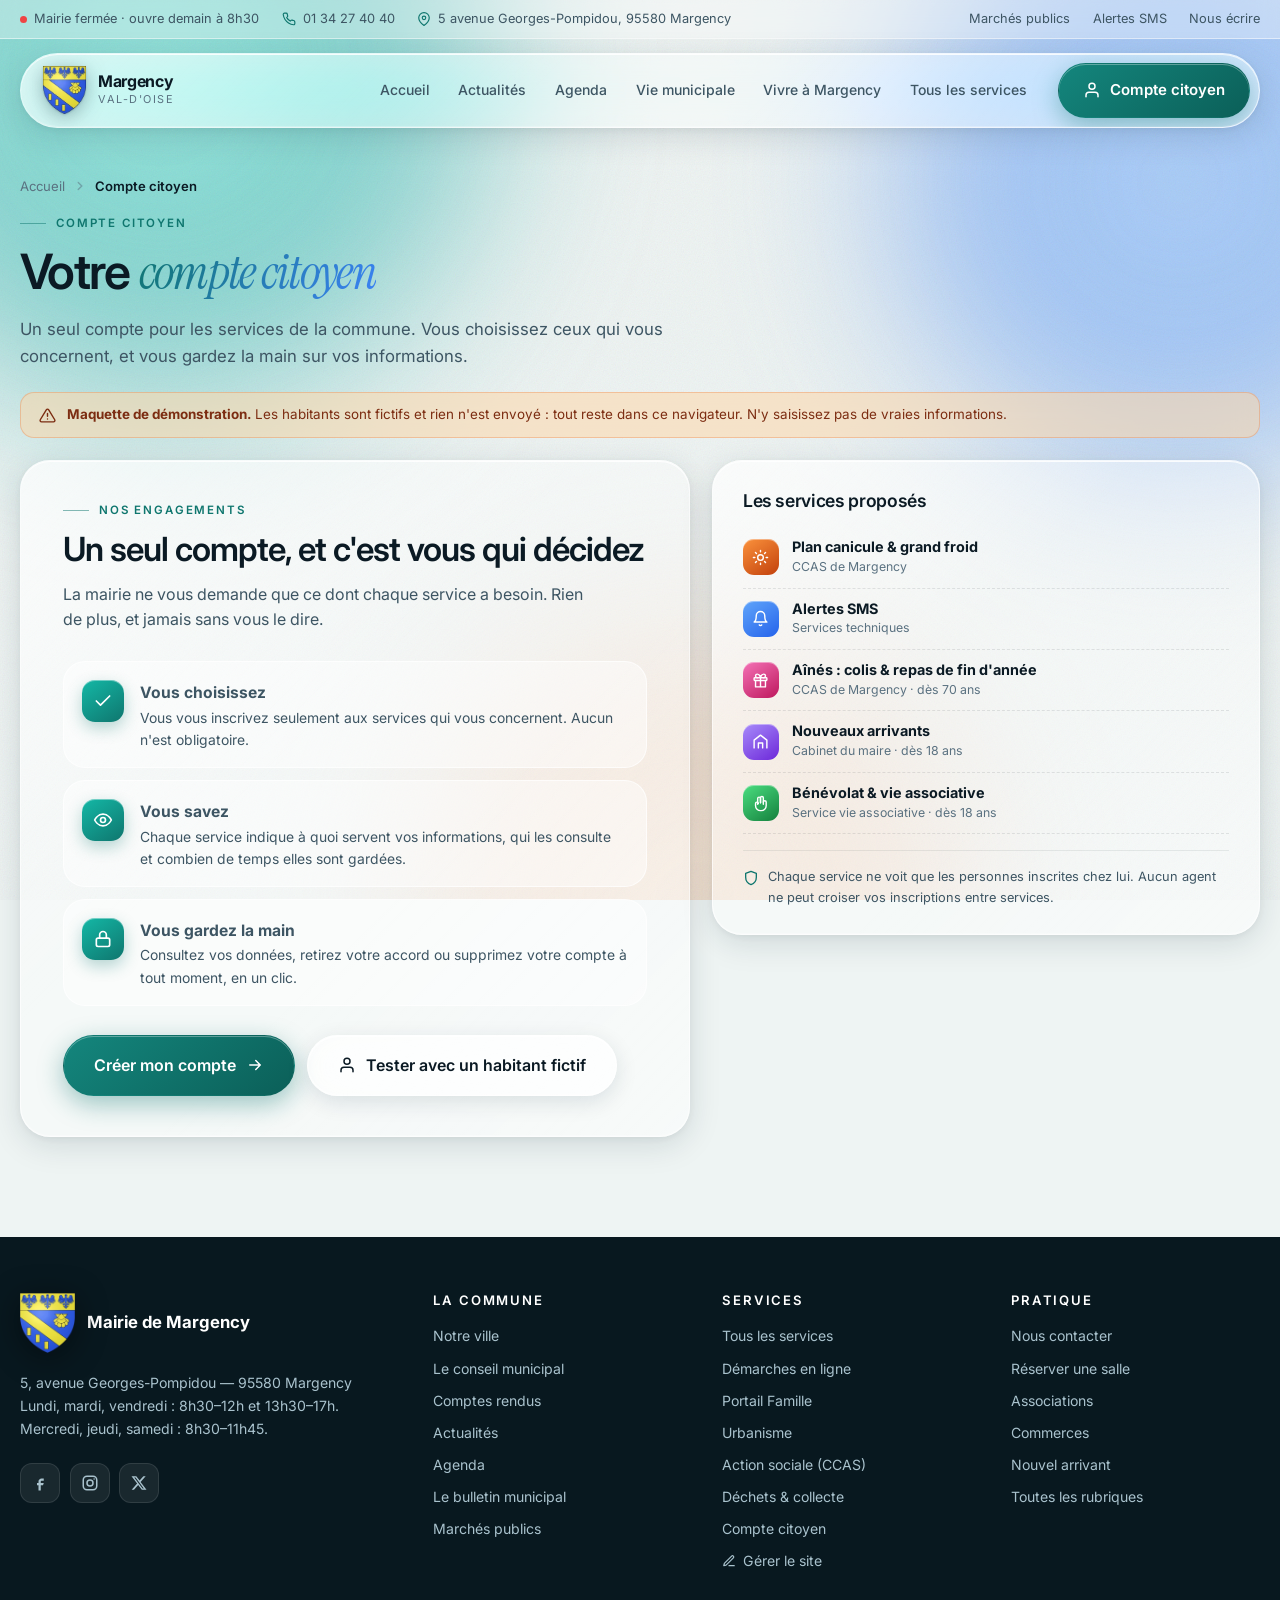
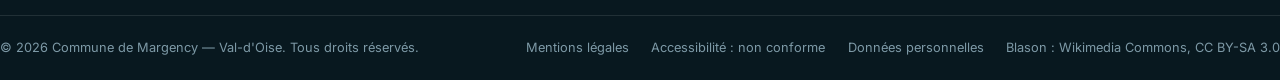
<file: compte-citoyen.html>
<!DOCTYPE html>
<html lang="fr">
<head>
<meta charset="utf-8">
<meta name="viewport" content="width=device-width, initial-scale=1">
<title>Compte citoyen — Mairie de Margency</title>
<meta name="description" content="Votre compte citoyen de la commune de Margency : vous choisissez les services auxquels vous vous inscrivez.">
<link rel="icon" type="image/png" sizes="32x32" href="assets/site/favicon-32.png">
<link rel="apple-touch-icon" href="assets/site/favicon-180.png">
<link rel="preconnect" href="https://fonts.googleapis.com">
<link rel="preconnect" href="https://fonts.gstatic.com" crossorigin>
<link href="https://fonts.googleapis.com/css2?family=Instrument+Serif:ital@0;1&family=Inter:wght@300;400;500;600;700&display=swap" rel="stylesheet">
<link rel="stylesheet" href="css/base.css?v=2">
<style>
.views{padding-bottom:60px}
.view{animation:viewIn .5s var(--ease) both}
@keyframes viewIn{from{opacity:0; transform:translateY(16px)} to{opacity:1; transform:none}}
.muted{color:var(--ink-mute)}
.ribbon-wrap{margin-top:1.4rem}

/* ============ ACCUEIL DU COMPTE ============ */
.intro{display:grid; grid-template-columns:minmax(0,1.1fr) minmax(0,.9fr); gap:22px; align-items:start}
.intro-main{padding:40px 42px}
.intro-main h2{font-size:clamp(1.6rem,2.6vw,2.2rem); letter-spacing:-.03em}
.intro-main > p{margin-top:.8rem; color:var(--ink-soft); max-width:52ch}
.promises{display:grid; gap:12px; margin-top:1.8rem}
.promise{display:flex; gap:1rem; align-items:flex-start; padding:16px 18px; border-radius:var(--r-md);
  background:rgba(255,255,255,.45); border:1px solid rgba(255,255,255,.7)}
.promise .ic{width:42px;height:42px;border-radius:13px;flex:none;display:grid;place-items:center;color:#fff;
  background:linear-gradient(145deg,#14b8a6,#0f766e); box-shadow:0 6px 16px rgba(15,118,110,.3), inset 0 1px 0 rgba(255,255,255,.4)}
.promise .ic svg{width:20px;height:20px}
.promise b{display:block; font-size:.98rem}
.promise span{display:block; font-size:.87rem; color:var(--ink-soft); margin-top:.1rem}
.intro-cta{display:flex; gap:.7rem; flex-wrap:wrap; margin-top:1.8rem}
.intro-side{padding:30px 30px 26px}
.intro-side h3{font-size:1.1rem; margin-bottom:1rem}
.mini-reg{display:flex; align-items:center; gap:.85rem; padding:11px 0; border-bottom:1px dashed rgba(11,26,36,.1)}
.mini-reg:last-of-type{border:none}
.mini-reg .ic{width:36px;height:36px;border-radius:11px;flex:none;display:grid;place-items:center;color:#fff;
  background:linear-gradient(145deg,var(--c1),var(--c2)); box-shadow:inset 0 1px 0 rgba(255,255,255,.4)}
.mini-reg .ic svg{width:17px;height:17px}
.mini-reg b{display:block; font-size:.9rem; line-height:1.3}
.mini-reg small{display:block; font-size:.77rem; color:var(--ink-mute)}
.side-note{margin-top:1rem; padding-top:1rem; border-top:1px solid rgba(11,26,36,.08);
  display:flex; gap:.6rem; font-size:.8rem; color:var(--ink-soft)}
.side-note svg{width:16px;height:16px;flex:none;color:var(--brand);margin-top:.15rem}

/* ============ INSCRIPTION ============ */
.wizard{max-width:900px; margin:0 auto}
.stepper{display:grid; grid-template-columns:repeat(4,minmax(0,1fr)); gap:10px; margin-bottom:18px}
.step{display:flex; align-items:center; gap:.6rem; padding:.7rem .9rem; border-radius:var(--r-pill);
  font-size:.84rem; font-weight:600; color:var(--ink-mute);
  background:rgba(255,255,255,.35); border:1px solid rgba(255,255,255,.55); transition:.35s var(--ease)}
.step i{width:26px;height:26px;border-radius:50%;flex:none;display:grid;place-items:center;font-style:normal;font-size:.8rem;
  background:rgba(11,26,36,.08); transition:.35s var(--ease)}
.step.on{color:var(--ink); background:rgba(255,255,255,.72); box-shadow:0 8px 22px rgba(9,42,54,.1)}
.step.on i{background:linear-gradient(145deg,#14867d,#0b5f58); color:#fff}
.step.done{color:var(--ink-soft)}
.step.done i{background:rgba(15,118,110,.16); color:var(--brand)}
.panel{padding:34px 38px}
.panel h2{font-size:1.45rem}
.panel .sub{color:var(--ink-soft); margin:.4rem 0 1.5rem; font-size:.94rem}
.panel .grid-2 + .grid-2, .panel .field + .grid-2, .panel .grid-2 + .field{margin-top:14px}
.age-live{display:inline-flex; align-items:center; gap:.4rem; margin-top:.35rem; font-size:.8rem; font-weight:600; color:var(--brand)}
.panel-foot{display:flex; justify-content:space-between; gap:.7rem; margin-top:1.8rem; padding-top:1.4rem;
  border-top:1px solid rgba(11,26,36,.08); flex-wrap:wrap}
.form-error{display:flex; gap:.55rem; align-items:flex-start; margin-top:1.1rem; padding:.75rem 1rem; border-radius:12px;
  font-size:.86rem; color:#991b1b; background:rgba(254,226,226,.7); border:1px solid rgba(220,38,38,.25)}
.form-error svg{width:17px;height:17px;flex:none;margin-top:.1rem}
.readonly input{background:rgba(11,26,36,.04); color:var(--ink-soft)}
.secteur-tag{display:inline-flex; align-items:center; gap:.4rem; margin-top:.9rem; padding:.4rem .85rem;
  border-radius:var(--r-pill); font-size:.8rem; font-weight:600; color:var(--brand);
  background:rgba(15,118,110,.1); border:1px solid rgba(15,118,110,.22)}

/* une carte de registre */
.regs{display:grid; gap:12px}
.reg{--c1:#14b8a6; --c2:#0f766e; border-radius:var(--r-md); background:rgba(255,255,255,.5);
  border:1px solid rgba(255,255,255,.75); transition:box-shadow .4s var(--ease), background .3s, border-color .3s}
.reg.on{background:rgba(255,255,255,.74); border-color:color-mix(in srgb, var(--c2) 35%, white);
  box-shadow:0 14px 34px rgba(9,42,54,.1), 0 0 0 1px color-mix(in srgb, var(--c2) 20%, transparent)}
.reg.off{opacity:.6}
.reg-head{display:flex; align-items:center; gap:.95rem; padding:16px 18px}
.reg-head .ic{width:44px;height:44px;border-radius:14px;flex:none;display:grid;place-items:center;color:#fff;
  background:linear-gradient(145deg,var(--c1),var(--c2)); box-shadow:0 6px 16px color-mix(in srgb, var(--c2) 35%, transparent), inset 0 1px 0 rgba(255,255,255,.4)}
.reg-head .ic svg{width:21px;height:21px}
.reg-head .t{flex:1; min-width:0}
.reg-head b{display:block; font-size:1rem}
.reg-head small{display:block; font-size:.8rem; color:var(--ink-mute)}
.reg-body{padding:0 18px 16px 77px}
.reg-body > p{font-size:.88rem; color:var(--ink-soft)}
.badges{display:flex; flex-wrap:wrap; gap:.4rem; margin-top:.7rem}
.badge{display:inline-flex; align-items:center; gap:.35rem; padding:.28rem .65rem; border-radius:var(--r-pill);
  font-size:.72rem; font-weight:600; color:var(--ink-soft); background:rgba(11,26,36,.05); border:1px solid rgba(11,26,36,.07)}
.badge svg{width:12px;height:12px}
.reg-q{display:grid; gap:14px; margin-top:1.1rem; padding-top:1.1rem; border-top:1px dashed rgba(11,26,36,.12)}
.consent{display:flex; gap:.7rem; align-items:flex-start; padding:.85rem 1rem; border-radius:12px; cursor:pointer;
  font-size:.86rem; background:rgba(15,118,110,.06); border:1px solid rgba(15,118,110,.18)}
.consent input{margin-top:.2rem; accent-color:var(--brand); width:17px; height:17px; flex:none}
.inelig{display:flex; align-items:center; gap:.4rem; margin-top:.6rem; font-size:.8rem; font-weight:600; color:var(--warn)}
.inelig svg{width:14px;height:14px}
.foyer-rows{display:grid; gap:10px}
.foyer-row{align-items:end; grid-template-columns:minmax(0,1fr) minmax(0,1fr) minmax(0,.8fr) auto!important}
.foyer-row .icon-btn{width:38px;height:38px;margin-bottom:3px}

/* récapitulatif */
.recap{display:grid; gap:12px}
.recap-block{padding:16px 18px; border-radius:var(--r-md); background:rgba(255,255,255,.5); border:1px solid rgba(255,255,255,.75)}
.recap-block h4{display:flex; align-items:center; gap:.55rem; font-size:.95rem; margin-bottom:.6rem}
.recap-block h4 .dot{width:10px;height:10px;border-radius:50%;background:linear-gradient(145deg,var(--c1),var(--c2))}
.kv{display:grid; grid-template-columns:minmax(140px,.9fr) 1.5fr; gap:.35rem 1rem; font-size:.87rem}
.kv dt{color:var(--ink-mute)}
.kv dd{margin:0; color:var(--ink)}
.recap-block .who{margin-top:.7rem; font-size:.8rem; color:var(--ink-soft)}

/* ============ ESPACE PERSONNEL ============ */
.space{display:grid; grid-template-columns:minmax(0,.8fr) minmax(0,1.2fr); gap:22px; align-items:start}
.profile{padding:30px 30px 26px; position:sticky; top:110px}
.avatar{width:64px;height:64px;border-radius:20px;display:grid;place-items:center;font-size:1.35rem;font-weight:700;color:#fff;
  background:linear-gradient(145deg,#14b8a6,#0b5f58); box-shadow:0 10px 24px rgba(15,118,110,.35), inset 0 1px 0 rgba(255,255,255,.4)}
.profile h2{font-size:1.45rem; margin-top:1rem}
.profile .age{font-size:.88rem; color:var(--ink-mute); margin-top:.15rem}
.profile .kv{margin-top:1.2rem; grid-template-columns:auto minmax(0,1fr)}
.profile-actions{display:grid; gap:8px; margin-top:1.4rem}
.space-main h3{font-size:1.25rem; margin-bottom:.3rem}
.space-main > p{font-size:.9rem; color:var(--ink-soft); margin-bottom:1rem}
.reg-answers{margin-top:.9rem}
.reg-actions{display:flex; gap:.5rem; flex-wrap:wrap; margin-top:1rem}
.status{display:inline-flex; align-items:center; gap:.35rem; padding:.3rem .7rem; border-radius:var(--r-pill);
  font-size:.74rem; font-weight:700; white-space:nowrap}
.status.yes{color:#0b5f58; background:rgba(15,118,110,.12)}
.status.no{color:var(--ink-mute); background:rgba(11,26,36,.06)}
.status svg{width:13px;height:13px}
.privacy-note{display:flex; gap:.7rem; margin-top:14px; padding:14px 16px; border-radius:var(--r-md); font-size:.85rem;
  color:var(--ink-soft); background:rgba(255,255,255,.4); border:1px solid rgba(255,255,255,.65)}
.privacy-note svg{width:18px;height:18px;flex:none;color:var(--brand)}

.agent-link{display:inline-flex; align-items:center; gap:.4rem}
.agent-link svg{width:14px;height:14px}

@media (max-width:1000px){
  .intro, .space{grid-template-columns:minmax(0,1fr)}
  .profile{position:static}
}
@media (max-width:760px){
  .stepper{grid-template-columns:repeat(4,auto); justify-content:space-between}
  .step span{display:none}
  .panel, .intro-main{padding:26px 22px}
  .reg-body{padding:0 16px 16px 16px}
  .foyer-row{grid-template-columns:minmax(0,1fr)!important}
  .kv{grid-template-columns:minmax(0,1fr)}
}
</style>
</head>
<body>

<div class="aurora">
  <div class="blob b1"></div><div class="blob b2"></div>
  <div class="blob b3"></div><div class="blob b4"></div>
</div>
<div class="grain"></div>

<div class="topbar">
  <div class="wrap">
    <div class="topbar-l">
      <span class="topbar-item" id="statutMairie"><span class="pulse"></span> <span class="statut-txt">Horaires de la mairie</span></span>
      <a class="topbar-item" href="tel:0134274040">
        <svg viewBox="0 0 24 24" fill="none" stroke="currentColor" stroke-width="2" stroke-linecap="round"><path d="M22 16.9v3a2 2 0 0 1-2.2 2 19.8 19.8 0 0 1-8.6-3.1 19.5 19.5 0 0 1-6-6A19.8 19.8 0 0 1 2.1 4.2 2 2 0 0 1 4.1 2h3a2 2 0 0 1 2 1.7c.1.9.3 1.8.6 2.6a2 2 0 0 1-.5 2.1L8.1 9.6a16 16 0 0 0 6 6l1.2-1.1a2 2 0 0 1 2.1-.5c.8.3 1.7.5 2.6.6a2 2 0 0 1 1.7 2z"/></svg>
        01 34 27 40 40
      </a>
      <span class="topbar-item">
        <svg viewBox="0 0 24 24" fill="none" stroke="currentColor" stroke-width="2"><path d="M21 10c0 7-9 13-9 13s-9-6-9-13a9 9 0 0 1 18 0z"/><circle cx="12" cy="10" r="3"/></svg>
        5 avenue Georges-Pompidou, 95580 Margency
      </span>
    </div>
    <div class="topbar-l" style="display:flex">
      <a href="vie-municipale.html#marches">Marchés publics</a>
      <a href="compte-citoyen.html">Alertes SMS</a>
      <a href="vie-municipale.html#mairie/ecrire">Nous écrire</a>
    </div>
  </div>
</div>

<header class="site" id="header">
  <div class="wrap">
    <div class="navbar glass">
      <a class="brand" href="index.html">
        <img class="blason" src="assets/site/blason-128.webp" width="44" height="48" alt="Blason de Margency">
        <span class="brand-txt"><strong>Margency</strong><span>Val-d'Oise</span></span>
      </a>
      <nav class="main">
          <a href="index.html">Accueil</a>
          <a href="actualites.html">Actualités</a>
          <a href="agenda.html">Agenda</a>
          <a href="vie-municipale.html">Vie municipale</a>
          <a href="vivre-a-margency.html">Vivre à Margency</a>
          <a href="services.html">Tous les services</a>
        </nav>
      <div class="nav-actions">
        <a class="btn btn-solid" href="compte-citoyen.html">
          <svg viewBox="0 0 24 24" fill="none" stroke="currentColor" stroke-width="2" stroke-linecap="round"><path d="M20 21v-2a4 4 0 0 0-4-4H8a4 4 0 0 0-4 4v2"/><circle cx="12" cy="7" r="4"/></svg>
          <span class="lbl" id="navCompteLbl">Compte citoyen</span>
        </a>
        <button class="icon-btn burger" id="burger" aria-label="Menu">
          <svg viewBox="0 0 24 24" fill="none" stroke="currentColor" stroke-width="2" stroke-linecap="round"><path d="M4 7h16M4 12h16M4 17h16"/></svg>
        </button>
      </div>
    </div>
  </div>
</header>

<div class="sheet" id="sheet">
  <div class="wrap">
    <div class="sheet-inner glass">
      <button class="icon-btn close" id="closeSheet" aria-label="Fermer">
        <svg viewBox="0 0 24 24" fill="none" stroke="currentColor" stroke-width="2" stroke-linecap="round"><path d="M18 6 6 18M6 6l12 12"/></svg>
      </button>
      <nav>
            <a href="index.html">Accueil</a>
            <a href="actualites.html">Actualités</a>
            <a href="agenda.html">Agenda</a>
            <a href="vie-municipale.html">Vie municipale</a>
            <a href="enfance-education.html">Enfance &amp; Éducation</a>
            <a href="sport-loisirs-culture.html">Sport, Loisirs &amp; Culture</a>
            <a href="vivre-a-margency.html">Vivre à Margency</a>
            <a href="environnement-urbanisme.html">Environnement &amp; Urbanisme</a>
            <a href="action-sociale.html">Action sociale</a>
            <a href="conseil-municipal.html">Conseil municipal</a>
            <a href="services.html">Tous les services</a>
            <a class="active" href="compte-citoyen.html">Compte citoyen</a>
          </nav>
    </div>
  </div>
</div>

<main>
  <div class="page-head">
    <div class="wrap">
      <div class="crumb">
        <a href="index.html">Accueil</a>
        <svg viewBox="0 0 24 24" fill="none" stroke="currentColor" stroke-width="2.4" stroke-linecap="round"><path d="m9 6 6 6-6 6"/></svg>
        <b id="crumbTail">Compte citoyen</b>
      </div>
      <div class="eyebrow" id="pageEyebrow">Compte citoyen</div>
      <h1 id="pageTitle">Votre <em>compte citoyen</em></h1>
      <p class="lead" id="pageLead">Un seul compte pour les services de la commune. Vous choisissez ceux qui vous concernent, et vous gardez la main sur vos informations.</p>
      <div class="ribbon-wrap">
        <div class="demo-ribbon">
          <svg viewBox="0 0 24 24" fill="none" stroke="currentColor" stroke-width="2" stroke-linecap="round"><path d="M12 9v4M12 17h.01"/><path d="M10.3 3.9 1.8 18a2 2 0 0 0 1.7 3h17a2 2 0 0 0 1.7-3L13.7 3.9a2 2 0 0 0-3.4 0z"/></svg>
          <span><b>Maquette de démonstration.</b> Les habitants sont fictifs et rien n'est envoyé : tout reste dans ce navigateur. N'y saisissez pas de vraies informations.</span>
        </div>
      </div>
    </div>
  </div>

  <div class="views">
    <div class="wrap" id="app"></div>
  </div>
</main>

<footer>
  <div class="wrap">
    <div class="f-grid">
      <div>
        <div class="f-brand">
          <img class="blason blason-lg" src="assets/site/blason-256.webp" width="55" height="60" alt="Blason de Margency">
          <strong>Mairie de Margency</strong>
        </div>
        <p class="f-about">5, avenue Georges-Pompidou — 95580 Margency<br><span data-horaires-mairie>Lundi, mardi, vendredi : 8h30–12h et 13h30–17h.<br>Mercredi, jeudi, samedi : 8h30–11h45.</span></p>
                <div class="socials">
          <a class="soc" href="https://www.facebook.com/profile.php?id=100007993065299" target="_blank" rel="noopener" aria-label="Facebook"><svg viewBox="0 0 24 24" fill="currentColor"><path d="M14 9h3V6h-3c-2.2 0-4 1.8-4 4v2H8v3h2v7h3v-7h3l1-3h-4v-2c0-.6.4-1 1-1z"/></svg></a>
          <a class="soc" href="https://www.instagram.com/margency95580/" target="_blank" rel="noopener" aria-label="Instagram"><svg viewBox="0 0 24 24" fill="none" stroke="currentColor" stroke-width="2"><rect x="3" y="3" width="18" height="18" rx="5"/><circle cx="12" cy="12" r="4"/><circle cx="17.5" cy="6.5" r="1" fill="currentColor" stroke="none"/></svg></a>
          <a class="soc" href="https://twitter.com/villedemargency" target="_blank" rel="noopener" aria-label="X (Twitter)"><svg viewBox="0 0 24 24" fill="currentColor"><path d="M17.8 3h3.1l-6.8 7.8L22 21h-6.2l-4.9-6.4L5.3 21H2.2l7.3-8.3L2 3h6.4l4.4 5.8zm-1.1 16.2h1.7L7.4 4.7H5.6z"/></svg></a>
        </div>
        </div>
        <div>
          <h4>La commune</h4>
          <ul>
            <li><a href="services.html">Notre ville</a></li>
            <li><a href="conseil-municipal.html#elus">Le conseil municipal</a></li>
            <li><a href="conseil-municipal.html#seances">Comptes rendus</a></li>
            <li><a href="actualites.html">Actualités</a></li>
            <li><a href="agenda.html">Agenda</a></li>
            <li><a href="vie-municipale.html#magazines">Le bulletin municipal</a></li>
            <li><a href="vie-municipale.html#marches">Marchés publics</a></li>
          </ul>
        </div>
        <div>
          <h4>Services</h4>
          <ul>
            <li><a href="services.html">Tous les services</a></li>
            <li><a href="vie-municipale.html#demarches">Démarches en ligne</a></li>
            <li><a href="enfance-education.html#portail">Portail Famille</a></li>
            <li><a href="environnement-urbanisme.html">Urbanisme</a></li>
            <li><a href="action-sociale.html">Action sociale (CCAS)</a></li>
            <li><a href="vie-municipale.html#dechets">Déchets &amp; collecte</a></li>
            <li><a href="compte-citoyen.html">Compte citoyen</a></li>
            <li><a class="agent-link" href="gestion.html"><svg viewBox="0 0 24 24" fill="none" stroke="currentColor" stroke-width="2" stroke-linecap="round" stroke-linejoin="round"><path d="M12 20h9"/><path d="M16.5 3.5a2.1 2.1 0 0 1 3 3L7 19l-4 1 1-4z"/></svg>Gérer le site</a></li>
          </ul>
        </div>
        <div>
          <h4>Pratique</h4>
          <ul>
            <li><a href="vie-municipale.html#mairie/ecrire">Nous contacter</a></li>
            <li><a href="vivre-a-margency.html#salles">Réserver une salle</a></li>
            <li><a href="sport-loisirs-culture.html#associations">Associations</a></li>
            <li><a href="vivre-a-margency.html#commerces">Commerces</a></li>
            <li><a href="vivre-a-margency.html">Nouvel arrivant</a></li>
            <li><a href="services.html">Toutes les rubriques</a></li>
          </ul>
        </div>
      </div>
    </div>
    <div class="f-bottom">
      <span>© <span data-annee>2026</span> Commune de Margency — Val-d'Oise. Tous droits réservés.</span>
      <span style="display:flex;gap:1.4rem;flex-wrap:wrap">
        <a href="mentions-legales.html#mentions">Mentions légales</a>
        <a href="mentions-legales.html#accessibilite">Accessibilité : non conforme</a>
        <a href="mentions-legales.html#donnees">Données personnelles</a>
        <a href="https://commons.wikimedia.org/wiki/File:Blason_ville_fr_Margency_(Val-d%27Oise).svg" target="_blank" rel="noopener">Blason : Wikimedia Commons, CC BY-SA 3.0</a>
      </span>
    </div>
  </div>
</footer>

<script src="data/demo-citoyens.js"></script>
<script src="js/compte-demo.js"></script>
<script src="js/horaires.js"></script>
<script>
(function(){
  var S = MD.state, app = document.getElementById('app'), svg = MD.svg, esc = MD.esc;

  function vars(r){ return '--c1:' + r.c1 + ';--c2:' + r.c2 + ';'; }
  function moi(){ return S.session ? MD.citoyen(S.session) : null; }
  function head(eyebrow, titre, lead, tail){
    document.getElementById('pageEyebrow').textContent = eyebrow;
    document.getElementById('pageTitle').innerHTML = titre;
    document.getElementById('pageLead').textContent = lead;
    document.getElementById('crumbTail').textContent = tail || 'Compte citoyen';
  }
  function majNav(){
    var c = moi();
    document.getElementById('navCompteLbl').textContent = c ? c.prenom : 'Compte citoyen';
  }

  /* ============================================================
     1. ACCUEIL DU COMPTE
     ============================================================ */
  function vueAccueil(){
    head('Compte citoyen', 'Votre <em>compte citoyen</em>',
         "Un seul compte pour les services de la commune. Vous choisissez ceux qui vous concernent, et vous gardez la main sur vos informations.");
    app.innerHTML =
      '<div class="intro view">'+
        '<section class="intro-main glass">'+
          '<div class="eyebrow">Nos engagements</div>'+
          '<h2 style="margin-top:.7rem">Un seul compte, et c\'est vous qui décidez</h2>'+
          '<p>La mairie ne vous demande que ce dont chaque service a besoin. Rien de plus, et jamais sans vous le dire.</p>'+
          '<div class="promises">'+
            promise('check','Vous choisissez',"Vous vous inscrivez seulement aux services qui vous concernent. Aucun n'est obligatoire.")+
            promise('eye','Vous savez',"Chaque service indique à quoi servent vos informations, qui les consulte et combien de temps elles sont gardées.")+
            promise('lock','Vous gardez la main',"Consultez vos données, retirez votre accord ou supprimez votre compte à tout moment, en un clic.")+
          '</div>'+
          '<div class="intro-cta">'+
            '<a class="btn btn-solid btn-lg" href="#inscription">Créer mon compte '+svg('arrow')+'</a>'+
            '<button class="btn btn-glass btn-lg" id="demoLogin">'+svg('user')+' Tester avec un habitant fictif</button>'+
          '</div>'+
        '</section>'+
        '<aside class="intro-side glass">'+
          '<h3>Les services proposés</h3>'+
          S.registres.map(function(r){
            return '<div class="mini-reg" style="'+vars(r)+'"><span class="ic">'+svg(r.icone)+'</span>'+
              '<span><b>'+esc(r.nom)+'</b><small>'+esc(r.service)+(r.ageMin ? ' · dès '+r.ageMin+' ans' : '')+'</small></span></div>';
          }).join('')+
          '<div class="side-note">'+svg('shield')+'<span>Chaque service ne voit que les personnes inscrites chez lui. Aucun agent ne peut croiser vos inscriptions entre services.</span></div>'+
        '</aside>'+
      '</div>';

    document.getElementById('demoLogin').addEventListener('click', function(){
      /* un habitant fictif inscrit à plusieurs services, pour montrer un espace bien rempli */
      var c = S.citoyens.filter(function(x){ return Object.keys(x.inscriptions).length >= 2 && MD.age(x.naissance) >= 75; })[0] || S.citoyens[0];
      S.session = c.id ; MD.save(); majNav();
      MD.toast('Connecté en tant que ' + c.prenom + ' ' + c.nom + ' (fictif)');
      location.hash = 'espace';
    });
  }
  function promise(ic, t, d){
    return '<div class="promise"><span class="ic">'+svg(ic)+'</span><span><b>'+t+'</b><span>'+d+'</span></span></div>';
  }

  /* ============================================================
     2. INSCRIPTION EN 4 ÉTAPES
     ============================================================ */
  var brouillon, etape;
  function nouveauBrouillon(){
    return {prenom:'', nom:'', naissance:'', email:'', tel:'',
            adresse:{numero:'', rue:'', cp:'95580', ville:'Margency'}, secteur:'',
            choix:{}, reponses:{}};
  }
  var ETAPES = ['Identité','Adresse','Services','Vérification'];

  function vueInscription(){
    head('Inscription', 'Créer mon <em>compte citoyen</em>',
         "Quatre étapes, quelques minutes. Seule la dernière crée réellement votre compte.", 'Inscription');
    if(!brouillon){ brouillon = nouveauBrouillon(); etape = 0; }
    app.innerHTML =
      '<div class="wizard view">'+
        '<div class="stepper" id="stepper"></div>'+
        '<form class="panel glass" id="wizForm" novalidate></form>'+
      '</div>';
    rendreEtape();
  }

  function rendreEtape(){
    document.getElementById('stepper').innerHTML = ETAPES.map(function(t, i){
      return '<div class="step'+(i === etape ? ' on' : i < etape ? ' done' : '')+'"><i>'+(i < etape ? '✓' : i+1)+'</i><span>'+t+'</span></div>';
    }).join('');
    /* formulaire neuf à chaque étape : sinon les écouteurs s'empilent et « Continuer » saute des étapes */
    var ancien = document.getElementById('wizForm'), f = ancien.cloneNode(false);
    ancien.replaceWith(f);
    f.innerHTML =[etapeIdentite, etapeAdresse, etapeServices, etapeVerif][etape]() +
      '<div id="wizError"></div>'+
      '<div class="panel-foot">'+
        (etape > 0 ? '<button type="button" class="btn btn-glass" id="prev">'+svg('back')+' Retour</button>' : '<a class="btn btn-glass" href="#accueil">Annuler</a>')+
        (etape < 3 ? '<button type="submit" class="btn btn-solid">Continuer '+svg('arrow')+'</button>'
                   : '<button type="submit" class="btn btn-solid">'+svg('check')+' Créer mon compte</button>')+
      '</div>';
    brancherEtape(f);
    window.scrollTo({top: document.querySelector('.page-head').offsetTop + 120, behavior:'smooth'});
  }

  function etapeIdentite(){
    var b = brouillon, a = MD.age(b.naissance);
    return '<h2>Qui êtes-vous ?</h2><p class="sub">Ces informations servent à vous identifier et à vous contacter. Elles sont communes à tous vos services.</p>'+
      '<div class="grid-2">'+
        '<label class="field"><span>Prénom</span><input name="prenom" autocomplete="given-name" value="'+esc(b.prenom)+'"></label>'+
        '<label class="field"><span>Nom</span><input name="nom" autocomplete="family-name" value="'+esc(b.nom)+'"></label>'+
      '</div>'+
      '<div class="grid-2">'+
        '<label class="field"><span>Date de naissance</span><input type="date" name="naissance" max="'+MD.AUJOURDHUI+'" value="'+esc(b.naissance)+'">'+
          '<span class="age-live" id="ageLive"'+(a == null || isNaN(a) ? ' hidden' : '')+'>'+(a != null && !isNaN(a) ? a + ' ans' : '')+'</span>'+
          '<small>Seul l\'âge compte pour certains services : il est calculé, jamais saisi.</small></label>'+
        '<label class="field"><span>Adresse e-mail</span><input type="email" name="email" autocomplete="email" value="'+esc(b.email)+'"></label>'+
      '</div>'+
      '<div class="grid-2">'+
        '<label class="field"><span>Téléphone <i>(facultatif)</i></span><input type="tel" name="tel" autocomplete="tel" value="'+esc(b.tel)+'">'+
          '<small>Nécessaire pour les alertes SMS et le plan canicule.</small></label>'+
      '</div>';
  }

  function etapeAdresse(){
    var b = brouillon;
    return '<h2>Où habitez-vous ?</h2><p class="sub">Le compte citoyen est réservé aux habitants de Margency. Votre adresse permet aussi de vous prévenir de ce qui se passe près de chez vous.</p>'+
      '<div class="grid-2">'+
        '<label class="field"><span>Numéro</span><input name="numero" inputmode="numeric" value="'+esc(b.adresse.numero)+'"></label>'+
        '<label class="field"><span>Voie</span><select name="rue"><option value="">Choisir votre rue…</option>'+
          MD.RUES.map(function(r){ return '<option'+(b.adresse.rue === r[0] ? ' selected' : '')+'>'+esc(r[0])+'</option>'; }).join('')+
        '</select></label>'+
      '</div>'+
      '<div class="grid-2">'+
        '<label class="field readonly"><span>Code postal</span><input value="95580" readonly></label>'+
        '<label class="field readonly"><span>Ville</span><input value="Margency" readonly></label>'+
      '</div>'+
      '<div id="secteurTag">'+(b.secteur ? '<span class="secteur-tag">'+svg('home')+' Secteur '+esc(b.secteur)+'</span>' : '')+'</div>';
  }

  function etapeServices(){
    var fake = {naissance : brouillon.naissance};
    return '<h2>Quels services vous concernent ?</h2><p class="sub">Activez uniquement ceux qui vous intéressent. Chaque service ne pose que ses propres questions. Vous pouvez aussi n\'en choisir aucun et revenir plus tard.</p>'+
      '<div class="regs">'+ S.registres.map(function(r){
        var ok = MD.eligible(r, fake), on = !!brouillon.choix[r.id] && ok;
        return carteRegistre(r, on, ok, brouillon.reponses[r.id] || {}, true);
      }).join('') +'</div>';
  }

  function carteRegistre(r, on, ok, reponses, avecConsentement){
    var consentTxt = /^Obligation/.test(r.base)
      ? 'Je demande à figurer au registre « '+esc(r.nom)+' ». Le '+esc(r.service)+' pourra me contacter pour : '+esc(r.finalite.charAt(0).toLowerCase()+r.finalite.slice(1))
      : 'J\'accepte que le service « '+esc(r.service)+' » utilise ces informations pour : '+esc(r.finalite.charAt(0).toLowerCase()+r.finalite.slice(1));
    return '<div class="reg'+(on ? ' on' : '')+(ok ? '' : ' off')+'" data-reg="'+r.id+'" style="'+vars(r)+'">'+
      '<div class="reg-head"><span class="ic">'+svg(r.icone)+'</span>'+
        '<span class="t"><b>'+esc(r.nom)+'</b><small>'+esc(r.service)+'</small></span>'+
        '<label class="switch" title="'+(ok ? 'Activer ce service' : 'Non disponible')+'"><input type="checkbox" class="reg-toggle"'+(on ? ' checked' : '')+(ok ? '' : ' disabled')+
          ' aria-label="S\'inscrire : '+esc(r.nom)+'"><span></span></label>'+
      '</div>'+
      '<div class="reg-body">'+
        '<p>'+esc(r.finalite)+'</p>'+
        '<div class="badges">'+
          '<span class="badge">'+svg('shield')+esc(r.base.split(' — ')[0])+'</span>'+
          '<span class="badge">'+svg('lock')+'Conservation : '+esc(r.conservation)+'</span>'+
        '</div>'+
        (ok ? '' : '<div class="inelig">'+svg('info')+'Réservé aux personnes de '+r.ageMin+' ans et plus</div>')+
        '<div class="reg-q"'+(on ? '' : ' hidden')+'>'+
          r.champs.map(function(id){ return MD.champHTML(r.id, id, reponses[id]); }).join('')+
          (avecConsentement ? '<label class="consent"><input type="checkbox" class="reg-consent"'+(reponses.__consent ? ' checked' : '')+'> <span>'+consentTxt+'</span></label>' : '')+
        '</div>'+
      '</div>'+
    '</div>';
  }

  function etapeVerif(){
    var b = brouillon, choisis = S.registres.filter(function(r){ return b.choix[r.id]; });
    var identite = '<div class="recap-block"><h4>'+svg('user','style="width:17px;height:17px;color:var(--brand)"')+' Votre profil, commun à tous vos services</h4><dl class="kv">'+
      '<dt>Nom</dt><dd>'+esc(b.prenom+' '+b.nom)+'</dd>'+
      '<dt>Âge</dt><dd>'+MD.age(b.naissance)+' ans <span class="muted">(né·e le '+MD.dateFr(b.naissance)+')</span></dd>'+
      '<dt>Adresse</dt><dd>'+esc(b.adresse.numero+' '+b.adresse.rue)+', 95580 Margency</dd>'+
      '<dt>Contact</dt><dd>'+esc(b.email)+(b.tel ? ' · '+esc(b.tel) : '')+'</dd></dl></div>';
    var blocs = choisis.map(function(r){
      var rep = b.reponses[r.id] || {};
      return '<div class="recap-block" style="'+vars(r)+'"><h4><span class="dot"></span>'+esc(r.nom)+'</h4><dl class="kv">'+
        r.champs.map(function(id){ return '<dt>'+esc(MD.CHAMPS[id].label)+'</dt><dd>'+MD.afficherReponse(id, rep[id])+'</dd>'; }).join('')+
        '</dl><p class="who">'+svg('eye','style="width:13px;height:13px;vertical-align:-2px"')+' Visible uniquement par : <b>'+esc(r.service)+'</b> · gardé '+esc(r.conservation.toLowerCase())+'</p></div>';
    }).join('');
    return '<h2>Vérifiez avant de valider</h2><p class="sub">Voici exactement ce que la mairie saura de vous, et qui pourra le consulter.</p>'+
      '<div class="recap">'+identite+(blocs || '<div class="recap-block"><b>Aucun service choisi.</b> <span class="muted">Votre compte sera créé, vous pourrez vous inscrire plus tard.</span></div>')+'</div>';
  }

  function brancherEtape(f){
    var prev = f.querySelector('#prev');
    if(prev) prev.addEventListener('click', function(){ lireEtape(f, false); etape--; rendreEtape(); });

    if(etape === 0){
      f.naissance.addEventListener('input', function(){
        var a = MD.age(f.naissance.value), el = document.getElementById('ageLive');
        el.hidden = !(a >= 0 && a < 130); el.textContent = a + ' ans';
      });
    }
    if(etape === 1){
      f.rue.addEventListener('change', function(){
        var s = (MD.RUES.filter(function(r){ return r[0] === f.rue.value; })[0] || [])[1];
        document.getElementById('secteurTag').innerHTML = s ? '<span class="secteur-tag">'+svg('home')+' Secteur '+s+'</span>' : '';
      });
    }
    if(etape === 2){
      MD.brancherFoyer(f);
      f.addEventListener('change', function(e){
        var t = e.target.closest('.reg-toggle'); if(!t) return;
        var card = t.closest('.reg');
        card.classList.toggle('on', t.checked);
        card.querySelector('.reg-q').hidden = !t.checked;
      });
    }
    f.addEventListener('submit', function(e){
      e.preventDefault();
      var err = lireEtape(f, true);
      var box = document.getElementById('wizError');
      if(err){ box.innerHTML = '<div class="form-error" role="alert">'+svg('alert')+'<span>'+err+'</span></div>'; return; }
      box.innerHTML = '';
      if(etape < 3){ etape++; rendreEtape(); } else { creerCompte(); }
    });
  }

  /* lit l'étape en cours dans le brouillon ; renvoie un message d'erreur, ou rien */
  function lireEtape(f, valider){
    var b = brouillon, manque = [];
    f.querySelectorAll('.field').forEach(function(x){ x.classList.remove('error'); });
    function requis(name, label){
      if(!f[name].value.trim()){ manque.push(label); f[name].closest('.field').classList.add('error'); }
    }
    if(etape === 0){
      ['prenom','nom','naissance','email','tel'].forEach(function(k){ b[k] = f[k].value.trim(); });
      if(!valider) return;
      requis('prenom','le prénom'); requis('nom','le nom'); requis('naissance','la date de naissance'); requis('email',"l'e-mail");
      if(manque.length) return 'Merci de renseigner ' + manque.join(', ') + '.';
      if(!/^[^@\s]+@[^@\s]+\.[^@\s]+$/.test(b.email)){ f.email.closest('.field').classList.add('error'); return "L'adresse e-mail ne semble pas valide."; }
      var a = MD.age(b.naissance);
      if(a < 16){ f.naissance.closest('.field').classList.add('error'); return 'Le compte citoyen est ouvert à partir de 16 ans. Un parent peut ajouter ses enfants dans les services qui le prévoient.'; }
      if(a > 120){ f.naissance.closest('.field').classList.add('error'); return 'La date de naissance semble incorrecte.'; }
    }
    if(etape === 1){
      b.adresse.numero = f.numero.value.trim(); b.adresse.rue = f.rue.value;
      b.secteur = (MD.RUES.filter(function(r){ return r[0] === b.adresse.rue; })[0] || [])[1] || '';
      if(!valider) return;
      requis('numero','le numéro'); requis('rue','la voie');
      if(manque.length) return 'Merci de renseigner ' + manque.join(' et ') + '.';
    }
    if(etape === 2){
      var erreurs = [];
      f.querySelectorAll('.reg').forEach(function(card){
        var r = MD.registre(card.dataset.reg), on = card.querySelector('.reg-toggle').checked;
        b.choix[r.id] = on;
        if(!on) return;
        var lu = MD.lireReponses(card, r);
        lu.reponses.__consent = card.querySelector('.reg-consent').checked;
        b.reponses[r.id] = lu.reponses;
        if(!valider) return;
        if(lu.manquants.length) erreurs.push('« ' + r.nom + ' » : ' + lu.manquants.join(', ').toLowerCase());
        else if(!lu.reponses.__consent) erreurs.push('« ' + r.nom + ' » : merci de cocher votre accord');
      });
      if(!valider) return;
      if((b.choix.canicule || b.choix.alertes) && !b.tel)
        erreurs.unshift("un numéro de téléphone est nécessaire pour ce service — ajoutez-le à l'étape 1");
      if(erreurs.length) return 'À compléter : ' + erreurs.join(' · ') + '.';
    }
  }

  function creerCompte(){
    var b = brouillon, id = MD.nouvelId('u', S.citoyens);
    var c = {id:id, prenom:b.prenom, nom:b.nom, naissance:b.naissance, email:b.email, tel:b.tel,
             adresse:JSON.parse(JSON.stringify(b.adresse)), secteur:b.secteur,
             creeLe:MD.AUJOURDHUI, inscriptions:{}};
    S.registres.forEach(function(r){
      if(!b.choix[r.id]) return;
      var rep = JSON.parse(JSON.stringify(b.reponses[r.id])); delete rep.__consent;
      c.inscriptions[r.id] = {date:MD.AUJOURDHUI, reponses:rep};
    });
    S.citoyens.push(c); S.session = id ; MD.save();
    brouillon = null ; etape = 0; majNav();
    MD.toast('Votre compte est créé');
    location.hash = 'espace';
  }

  /* ============================================================
     3. ESPACE PERSONNEL
     ============================================================ */
  function vueEspace(){
    var c = moi();
    if(!c){ location.hash = 'accueil'; return; }
    var a = MD.age(c.naissance), nb = Object.keys(c.inscriptions).length;
    head('Mon espace', 'Bonjour <em>' + esc(c.prenom) + '</em>',
         nb ? 'Vous êtes inscrit·e à ' + nb + ' service' + (nb > 1 ? 's' : '') + ' de la commune.' : "Vous n'êtes inscrit·e à aucun service pour l'instant.", 'Mon espace');

    app.innerHTML =
      '<div class="space view">'+
        '<aside class="profile glass">'+
          '<div class="avatar">'+esc((c.prenom[0] || '') + (c.nom[0] || ''))+'</div>'+
          '<h2>'+esc(c.prenom + ' ' + c.nom)+'</h2>'+
          '<p class="age">'+a+' ans · compte créé le '+MD.dateFr(c.creeLe)+'</p>'+
          '<dl class="kv">'+
            '<dt>Adresse</dt><dd>'+esc(c.adresse.numero + ' ' + c.adresse.rue)+'<br><span class="muted">95580 Margency · secteur '+esc(c.secteur)+'</span></dd>'+
            '<dt>E-mail</dt><dd>'+esc(c.email)+'</dd>'+
            '<dt>Téléphone</dt><dd>'+(c.tel ? esc(c.tel) : '<span class="muted">Non renseigné</span>')+'</dd>'+
          '</dl>'+
          '<div class="profile-actions">'+
            '<button class="btn btn-glass" id="btnData">'+svg('download')+' Télécharger mes données</button>'+
            '<button class="btn btn-glass" id="btnLogout">'+svg('back')+' Se déconnecter</button>'+
            '<button class="btn btn-danger" id="btnDelete">'+svg('trash')+' Supprimer mon compte</button>'+
          '</div>'+
        '</aside>'+
        '<section class="space-main">'+
          '<h3>Mes services</h3>'+
          '<p>Pour chaque service : ce que vous avez transmis, et qui peut le voir. Vous pouvez vous désinscrire à tout moment, vos réponses sont alors effacées.</p>'+
          '<div class="regs">'+ S.registres.map(function(r){ return carteEspace(c, r); }).join('') +'</div>'+
          '<div class="privacy-note">'+svg('shield')+'<span>Chaque service ne voit que ses propres inscrits. Le CCAS ne sait pas que vous recevez les alertes SMS, et les services techniques ignorent votre inscription au plan canicule.</span></div>'+
        '</section>'+
      '</div>';

    document.getElementById('btnLogout').addEventListener('click', function(){
      S.session = null ; MD.save(); majNav(); MD.toast('Vous êtes déconnecté·e'); location.hash = 'accueil';
    });
    document.getElementById('btnData').addEventListener('click', function(){ mesDonnees(c); });
    document.getElementById('btnDelete').addEventListener('click', function(){
      var m = MD.modal('<h3>Supprimer votre compte ?</h3>'+
        '<p style="margin-top:.7rem;color:var(--ink-soft)">Votre profil et vos inscriptions à tous les services seront effacés définitivement. Cette action est irréversible.</p>'+
        '<div class="modal-actions"><button class="btn btn-glass" data-close>Annuler</button>'+
        '<button class="btn btn-danger" id="okDel">'+svg('trash')+' Supprimer définitivement</button></div>');
      m.el.querySelector('#okDel').addEventListener('click', function(){
        S.citoyens = S.citoyens.filter(function(x){ return x.id !== c.id; });
        S.session = null ; MD.save(); m.fermer(); majNav();
        MD.toast('Votre compte a été supprimé'); location.hash = 'accueil';
      });
    });
    app.querySelectorAll('[data-act]').forEach(function(btn){
      btn.addEventListener('click', function(){
        var r = MD.registre(btn.dataset.reg);
        if(btn.dataset.act === 'quit') seDesinscrire(c, r);
        else inscrireDepuisEspace(c, r, btn.dataset.act === 'edit');
      });
    });
  }

  function carteEspace(c, r){
    var ins = c.inscriptions[r.id], ok = MD.eligible(r, c);
    return '<div class="reg'+(ins ? ' on' : '')+(ok || ins ? '' : ' off')+'" style="'+vars(r)+'">'+
      '<div class="reg-head"><span class="ic">'+svg(r.icone)+'</span>'+
        '<span class="t"><b>'+esc(r.nom)+'</b><small>'+esc(r.service)+'</small></span>'+
        (ins ? '<span class="status yes">'+svg('check')+'Inscrit·e</span>' : '<span class="status no">Non inscrit·e</span>')+
      '</div>'+
      '<div class="reg-body">'+
        '<p>'+esc(r.finalite)+'</p>'+
        (ins
          ? '<dl class="kv reg-answers">'+ r.champs.map(function(id){
                return '<dt>'+esc(MD.CHAMPS[id].label)+'</dt><dd>'+MD.afficherReponse(id, ins.reponses[id])+'</dd>'; }).join('') +
              '<dt>Inscription</dt><dd>'+MD.dateFr(ins.date)+' · gardé '+esc(r.conservation.toLowerCase())+'</dd></dl>'+
            '<div class="reg-actions">'+
              '<button class="btn btn-glass btn-sm" data-act="edit" data-reg="'+r.id+'">Modifier mes réponses</button>'+
              '<button class="btn btn-danger btn-sm" data-act="quit" data-reg="'+r.id+'">Me désinscrire</button></div>'
          : (ok ? '<div class="reg-actions"><button class="btn btn-solid btn-sm" data-act="join" data-reg="'+r.id+'">'+svg('plus')+' M\'inscrire</button></div>'
                : '<div class="inelig">'+svg('info')+'Réservé aux personnes de '+r.ageMin+' ans et plus</div>'))+
      '</div></div>';
  }

  function inscrireDepuisEspace(c, r, modification){
    var ins = c.inscriptions[r.id], rep = ins ? ins.reponses : {};
    if(!modification && (r.id === 'canicule' || r.id === 'alertes') && !c.tel){
      MD.modal('<h3>Un numéro de téléphone est nécessaire</h3><p style="margin-top:.7rem;color:var(--ink-soft)">Le service « '+esc(r.nom)+' » vous contacte par téléphone ou SMS. Dans la version réelle, vous pourriez l\'ajouter ici depuis votre profil.</p><div class="modal-actions"><button class="btn btn-solid" data-close>Compris</button></div>');
      return;
    }
    var html = '<h3>'+(modification ? 'Modifier mes réponses' : "S'inscrire")+' — '+esc(r.nom)+'</h3>'+
      '<form id="joinForm" novalidate><div class="regs" style="margin-top:1rem">'+carteRegistre(r, true, true, Object.assign({__consent: !!ins}, rep), true)+'</div>'+
      '<div id="joinErr"></div>'+
      '<div class="modal-actions"><button type="button" class="btn btn-glass" data-close>Annuler</button>'+
      '<button type="submit" class="btn btn-solid">'+svg('check')+' '+(modification ? 'Enregistrer' : 'Confirmer mon inscription')+'</button></div></form>';
    var m = MD.modal(html), f = m.el.querySelector('#joinForm');
    var card = f.querySelector('.reg');
    card.querySelector('.reg-toggle').closest('.switch').hidden = true;
    MD.brancherFoyer(f);
    f.addEventListener('submit', function(e){
      e.preventDefault();
      var lu = MD.lireReponses(card, r), consent = card.querySelector('.reg-consent').checked, err = '';
      if(lu.manquants.length) err = 'À compléter : ' + lu.manquants.join(', ').toLowerCase() + '.';
      else if(!consent) err = 'Merci de cocher votre accord pour continuer.';
      if(err){ f.querySelector('#joinErr').innerHTML = '<div class="form-error">'+svg('alert')+'<span>'+err+'</span></div>'; return; }
      c.inscriptions[r.id] = {date : ins ? ins.date : MD.AUJOURDHUI, reponses : lu.reponses};
      MD.save(); m.fermer();
      MD.toast(modification ? 'Réponses enregistrées' : 'Inscription confirmée : ' + r.nom);
      vueEspace();
    });
  }

  function seDesinscrire(c, r){
    var m = MD.modal('<h3>Vous désinscrire de « '+esc(r.nom)+' » ?</h3>'+
      '<p style="margin-top:.7rem;color:var(--ink-soft)">Vos réponses à ce service seront effacées, et le '+esc(r.service)+' ne pourra plus vous contacter à ce titre. Vos autres services ne changent pas.</p>'+
      '<div class="modal-actions"><button class="btn btn-glass" data-close>Annuler</button>'+
      '<button class="btn btn-danger" id="okQuit">Me désinscrire</button></div>');
    m.el.querySelector('#okQuit').addEventListener('click', function(){
      delete c.inscriptions[r.id]; MD.save(); m.fermer();
      MD.toast('Désinscription prise en compte'); vueEspace();
    });
  }

  function mesDonnees(c){
    /* droit d'accès et de portabilité : tout ce que la mairie détient, dans un format lisible par une machine */
    var export_ = {
      profil: {prenom:c.prenom, nom:c.nom, date_de_naissance:c.naissance, email:c.email, telephone:c.tel || null,
               adresse:c.adresse.numero + ' ' + c.adresse.rue + ', 95580 Margency', compte_cree_le:c.creeLe},
      services : Object.keys(c.inscriptions).map(function(id){
        var r = MD.registre(id), ins = c.inscriptions[id], rep = {};
        r.champs.forEach(function(ch){ rep[MD.CHAMPS[ch].label] = MD.texteReponse(ch, ins.reponses[ch]); });
        return {service:r.nom, finalite:r.finalite, base_legale:r.base, destinataire:r.service,
                conservation:r.conservation, inscrit_le:ins.date, reponses:rep};
      })
    };
    var json = JSON.stringify(export_, null, 2);
    var m = MD.modal('<h3>Vos données</h3><p style="margin-top:.5rem;color:var(--ink-soft);font-size:.9rem">Tout ce que la mairie détient sur vous. Dans la version réelle, ce fichier se télécharge.</p>'+
      '<pre>'+esc(json)+'</pre>'+
      '<div class="modal-actions"><button class="btn btn-glass" id="copyJson">Copier</button><button class="btn btn-solid" data-close>Fermer</button></div>');
    m.el.querySelector('#copyJson').addEventListener('click', function(){
      (navigator.clipboard ? navigator.clipboard.writeText(json) : Promise.reject()).then(
        function(){ MD.toast('Données copiées'); }, function(){ MD.toast('Copie impossible dans ce navigateur'); });
    });
  }

  /* ============================================================
     ROUTAGE
     ============================================================ */
  function route(){
    var h = location.hash.replace('#','');
    if(h === 'inscription') vueInscription();
    else if(h === 'espace') vueEspace();
    else { if(moi() && h !== 'accueil') { location.hash = 'espace'; return; } vueAccueil(); }
    majNav();
  }
  window.addEventListener('hashchange', route);
  MD.chrome();
  route();
})();
</script>
</body>
</html>
</file>
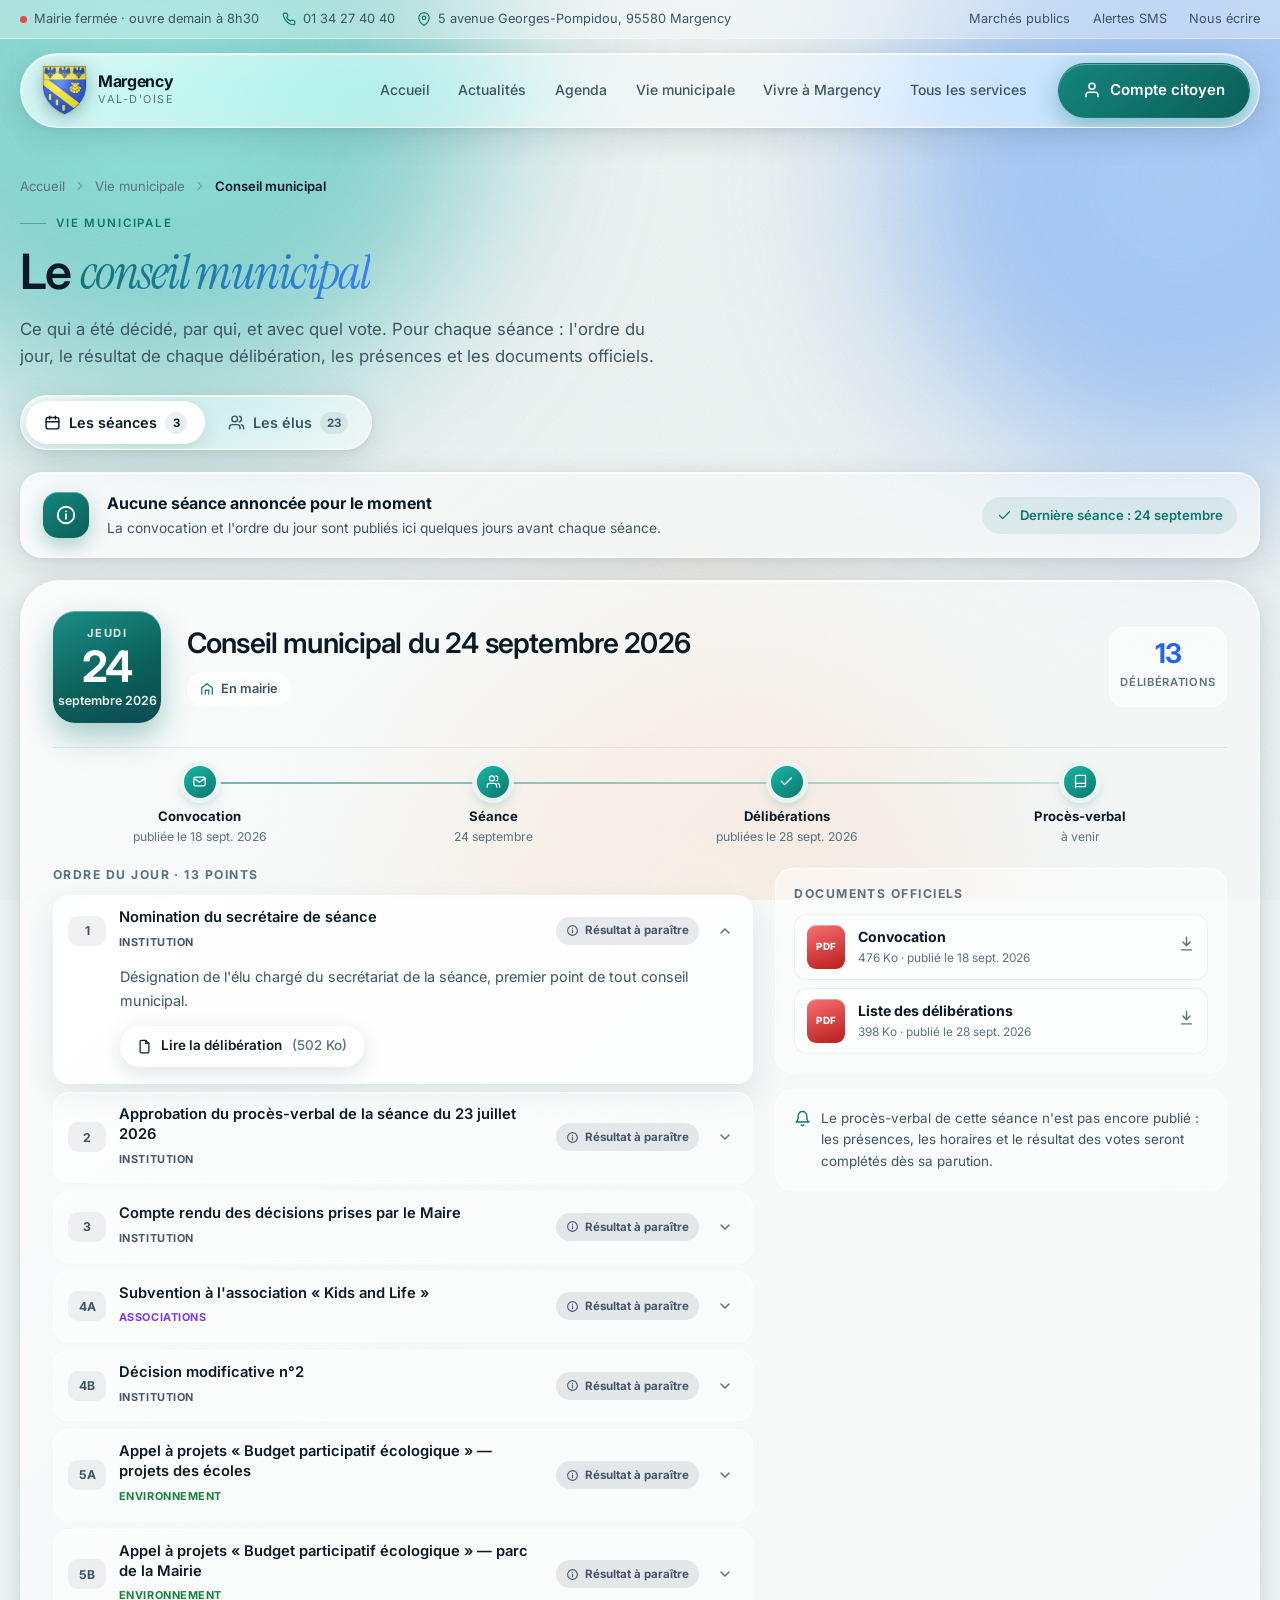
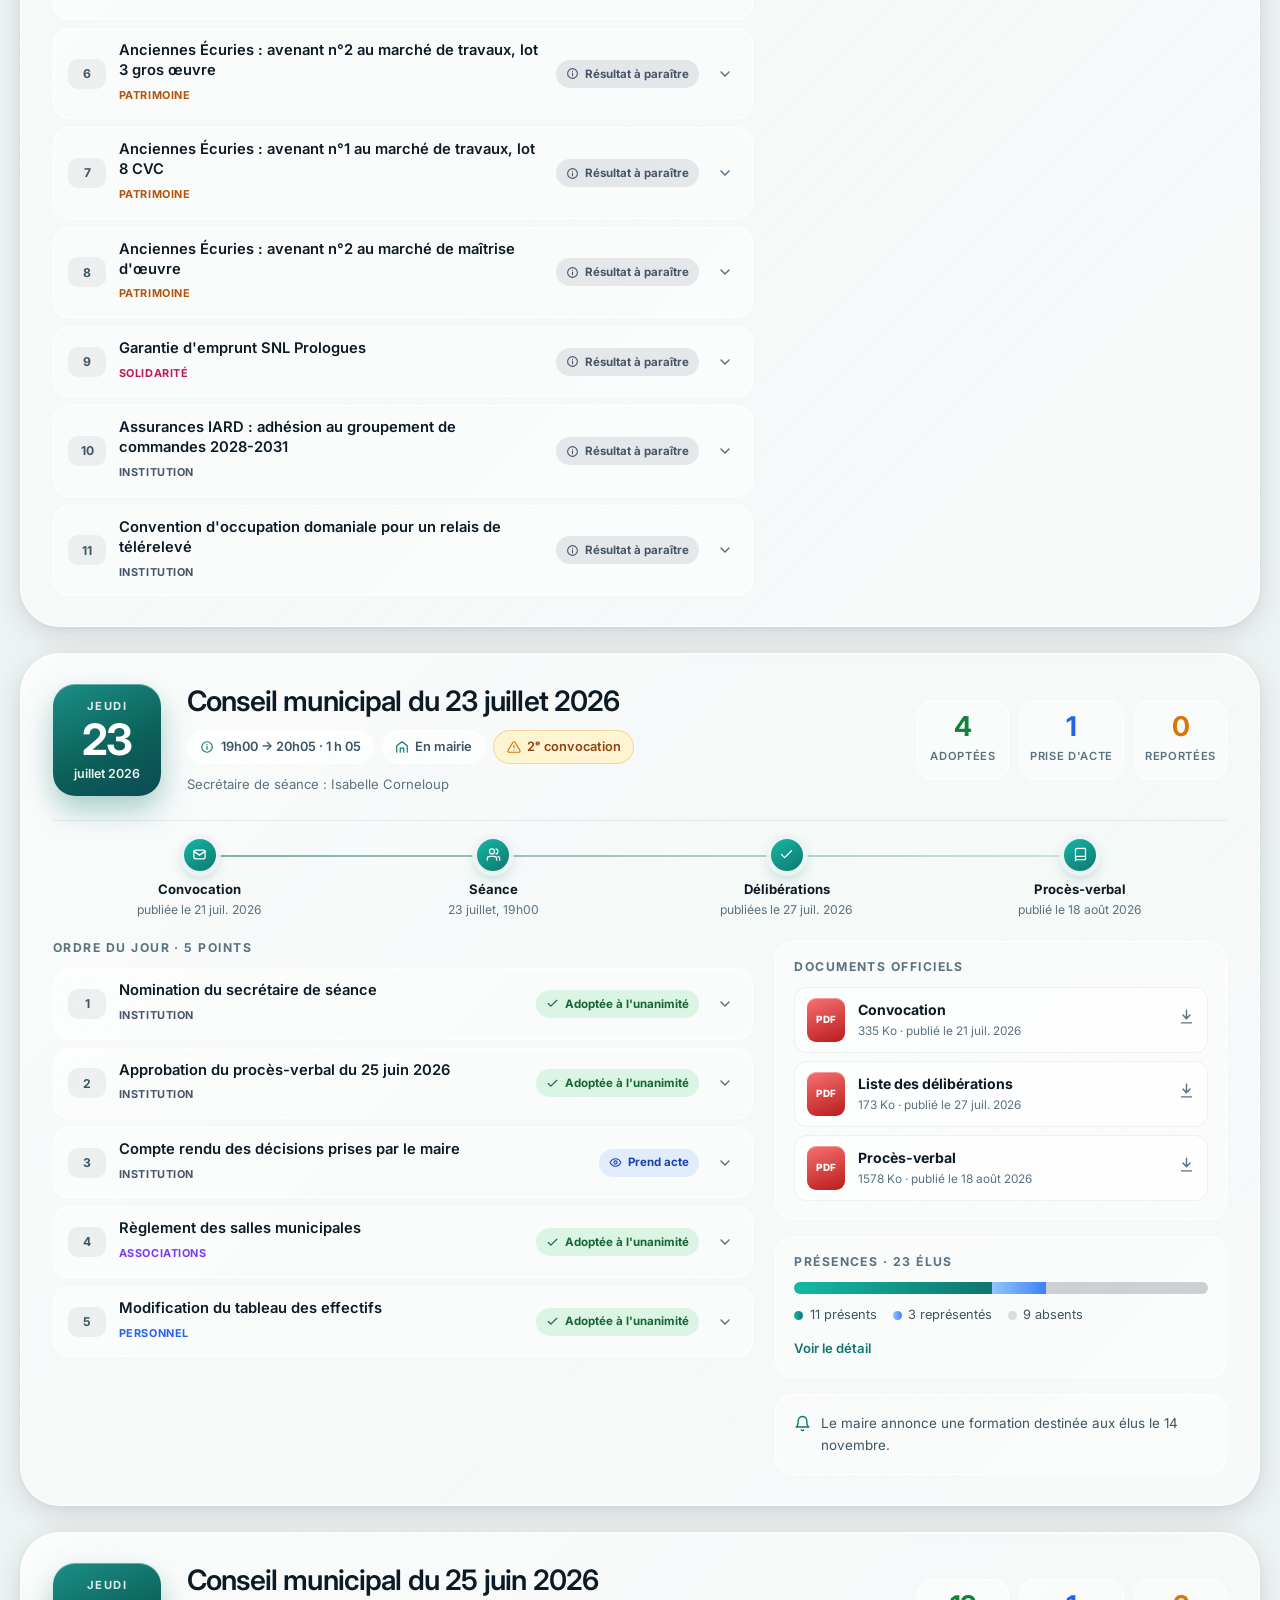
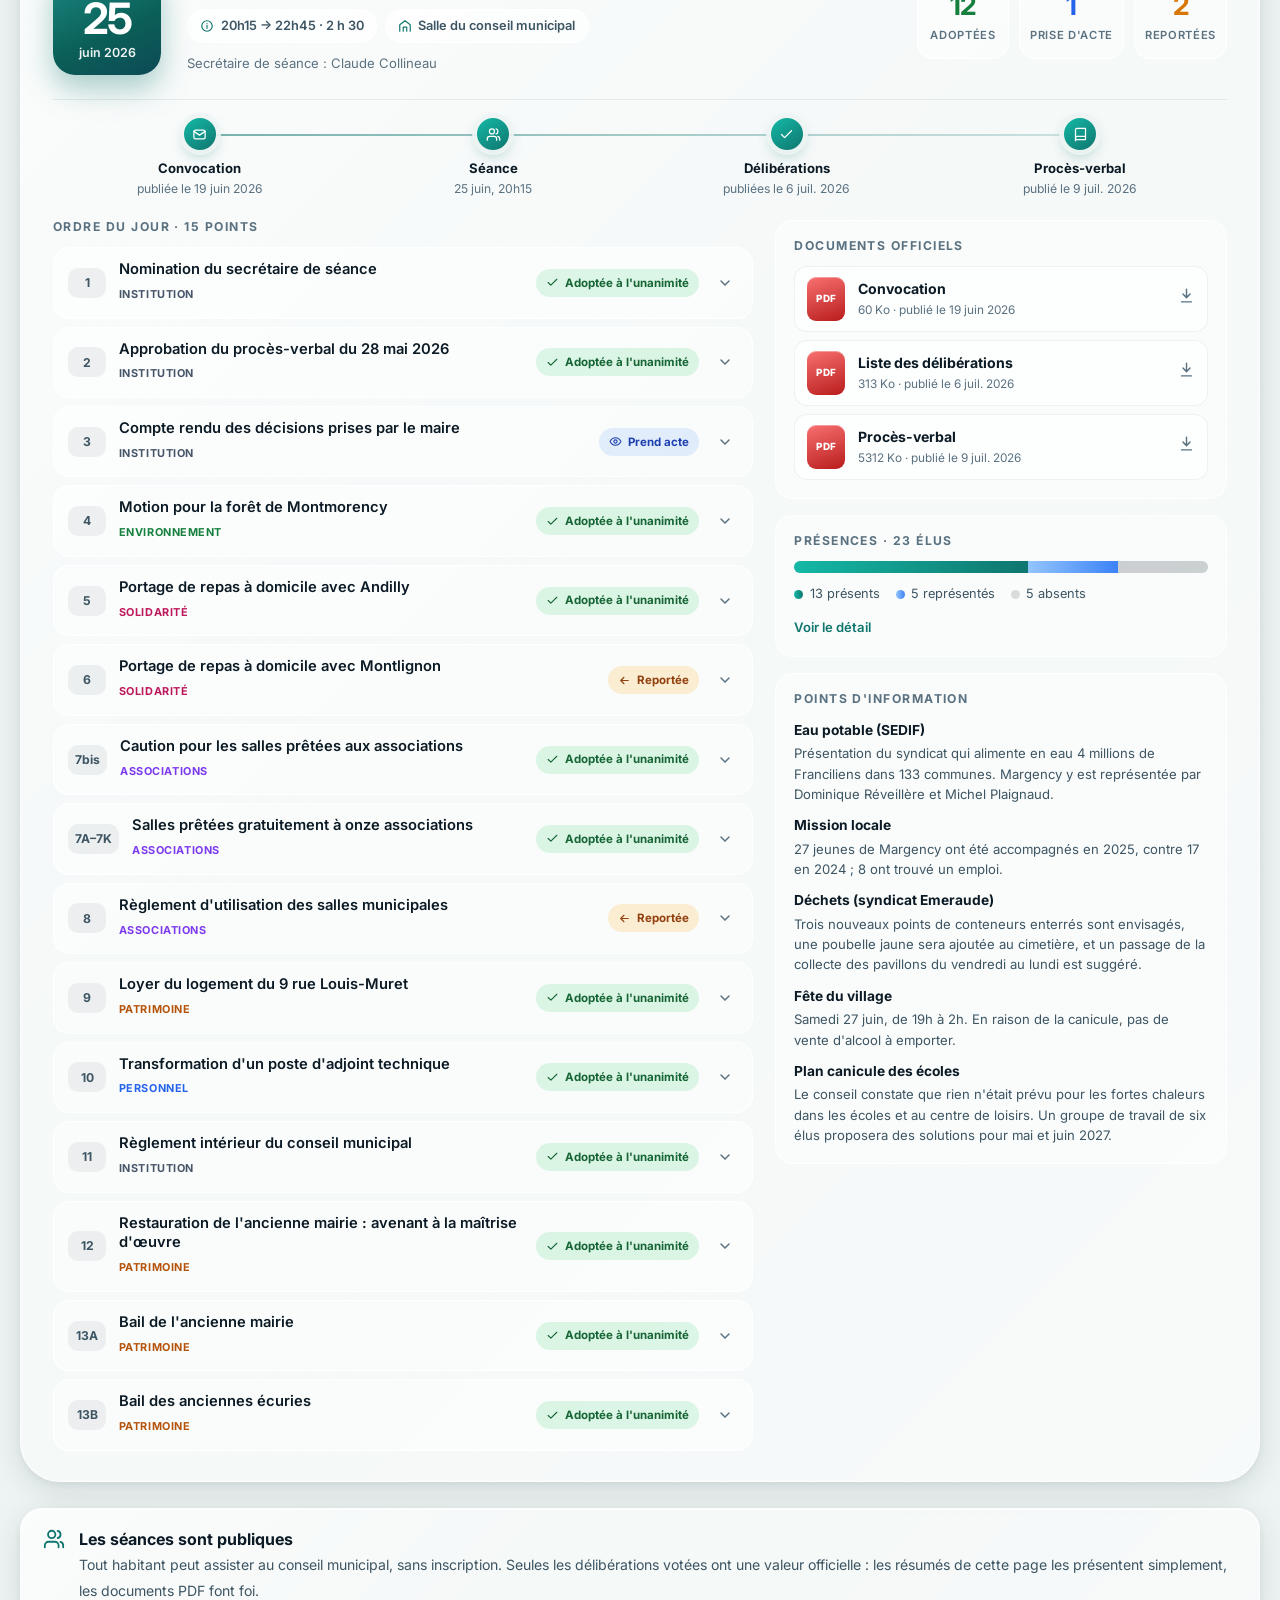
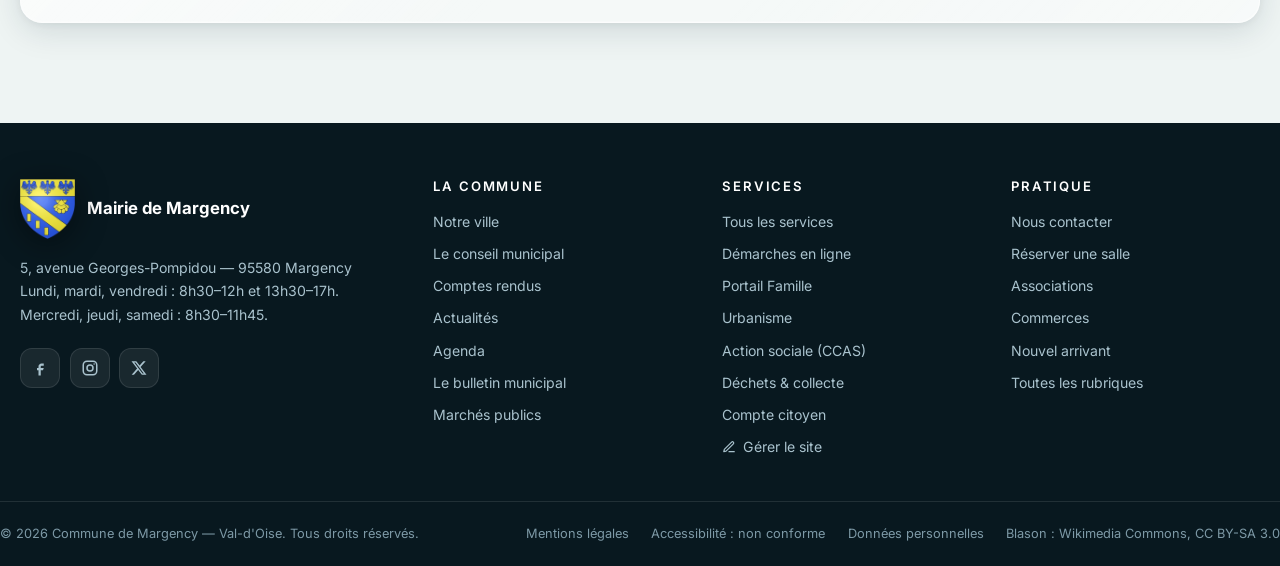
<file: conseil-municipal.html>
<!DOCTYPE html>
<html lang="fr">
<head>
<meta charset="utf-8">
<meta name="viewport" content="width=device-width, initial-scale=1">
<title>Conseil municipal — Mairie de Margency</title>
<meta name="description" content="Les séances du conseil municipal de Margency : ordres du jour, délibérations, votes, procès-verbaux et composition du conseil.">
<link rel="icon" type="image/png" sizes="32x32" href="assets/site/favicon-32.png">
<link rel="apple-touch-icon" href="assets/site/favicon-180.png">
<link rel="preconnect" href="https://fonts.googleapis.com">
<link rel="preconnect" href="https://fonts.gstatic.com" crossorigin>
<link href="https://fonts.googleapis.com/css2?family=Instrument+Serif:ital@0;1&family=Inter:wght@300;400;500;600;700&display=swap" rel="stylesheet">
<link rel="stylesheet" href="css/base.css?v=2">
<style>
.muted{color:var(--ink-mute)}
.view{animation:viewIn .5s var(--ease) both}
@keyframes viewIn{from{opacity:0; transform:translateY(16px)} to{opacity:1; transform:none}}
.views{padding-bottom:60px}

/* ---------- onglets ---------- */
.seg{display:inline-flex; gap:4px; padding:5px; border-radius:var(--r-pill); margin-top:1.6rem}
.seg a{display:flex; align-items:center; gap:.5rem; padding:.62rem 1.15rem; border-radius:var(--r-pill); white-space:nowrap;
  font-size:.9rem; font-weight:600; color:var(--ink-soft); transition:background .3s, color .3s, box-shadow .3s}
.seg a svg{width:17px;height:17px}
.seg a:hover{color:var(--ink)}
.seg a.on{background:#fff; color:var(--ink); box-shadow:0 6px 18px rgba(9,42,54,.12)}
.seg b{font-size:.72rem; padding:.1rem .45rem; border-radius:var(--r-pill); background:rgba(11,26,36,.07)}

/* ---------- bandeau « prochaine séance » ---------- */
.next{display:flex; align-items:center; gap:1.1rem; padding:18px 22px; border-radius:var(--r-md); margin-bottom:22px; flex-wrap:wrap}
.next .ic{width:46px;height:46px;border-radius:15px;flex:none;display:grid;place-items:center;color:#fff;
  background:linear-gradient(145deg,#14867d,#0b5f58); box-shadow:0 8px 20px rgba(15,118,110,.32), inset 0 1px 0 rgba(255,255,255,.35)}
.next .ic svg{width:22px;height:22px}
.next b{display:block; font-size:1rem}
.next span{display:block; font-size:.86rem; color:var(--ink-soft)}
.next .pub{margin-left:auto; display:flex; align-items:center; gap:.5rem; font-size:.82rem; font-weight:600; color:var(--brand);
  padding:.5rem .9rem; border-radius:var(--r-pill); background:rgba(15,118,110,.09)}
.next .pub svg{width:15px;height:15px}

/* ============ UNE SÉANCE ============ */
.seance{padding:0; border-radius:var(--r-xl); margin-bottom:26px; scroll-margin-top:120px}
.s-head{display:grid; grid-template-columns:auto minmax(0,1fr) auto; gap:26px; align-items:center; padding:30px 32px 24px}
.stamp{width:108px; flex:none; text-align:center; padding:14px 0 12px; border-radius:22px; color:#fff;
  background:linear-gradient(155deg,#1b8f86,#0b5f58 60%,#0d4a55);
  box-shadow:0 14px 30px rgba(15,118,110,.35), inset 0 1px 0 rgba(255,255,255,.35)}
.stamp small{display:block; font-size:.7rem; font-weight:700; letter-spacing:.14em; text-transform:uppercase; opacity:.85}
.stamp b{display:block; font-size:2.7rem; font-weight:700; line-height:1; letter-spacing:-.04em; margin:.15rem 0}
.stamp span{display:block; font-size:.78rem; font-weight:600; opacity:.92}
.s-title h2{font-size:clamp(1.35rem,2.2vw,1.8rem); letter-spacing:-.03em}
.chips{display:flex; flex-wrap:wrap; gap:.45rem; margin-top:.8rem}
.chip{display:inline-flex; align-items:center; gap:.4rem; padding:.36rem .78rem; border-radius:var(--r-pill);
  font-size:.8rem; font-weight:600; color:var(--ink-soft); background:rgba(255,255,255,.6); border:1px solid rgba(255,255,255,.8)}
.chip svg{width:14px;height:14px; color:var(--brand)}
.chip.warn{color:#92400e; background:rgba(254,243,199,.8); border-color:rgba(217,119,6,.25); cursor:help; position:relative}
.chip.warn svg{color:#d97706}
.chip.warn:hover .tip, .chip.warn:focus .tip{opacity:1; transform:translate(-50%,0); pointer-events:auto}
.tip{position:absolute; left:50%; top:calc(100% + 10px); z-index:5; width:290px; padding:.75rem .9rem; border-radius:12px;
  font-size:.8rem; font-weight:500; line-height:1.5; color:#fff; background:#0b1a24;
  box-shadow:0 14px 30px rgba(0,0,0,.25); opacity:0; transform:translate(-50%,6px); pointer-events:none; transition:.25s var(--ease)}
/* l'en-tête passe au-dessus du fil de la séance, sinon celui-ci recouvre l'infobulle */
.seance > .s-head{z-index:3}
.s-sec{font-size:.82rem; color:var(--ink-mute); margin-top:.6rem}
.tally{display:flex; gap:10px}
.tally div{min-width:92px; text-align:center; padding:12px 10px; border-radius:16px; background:rgba(255,255,255,.5); border:1px solid rgba(255,255,255,.75)}
.tally b{display:block; font-size:1.7rem; font-weight:700; letter-spacing:-.04em; line-height:1.05}
.tally span{font-size:.7rem; font-weight:600; color:var(--ink-mute); text-transform:uppercase; letter-spacing:.06em}
.tally .ok b{color:#15803d}
.tally .acte b{color:#2563eb}
.tally .rep b{color:#d97706}

/* le fil de la séance : de la convocation au procès-verbal */
.track{display:grid; grid-template-columns:repeat(4,minmax(0,1fr)); gap:0; margin:0 32px; padding:18px 0 22px; position:relative;
  border-top:1px solid rgba(11,26,36,.07)}
.track::before{content:""; position:absolute; left:12.5%; right:12.5%; top:34px; height:2px;
  background:linear-gradient(90deg, rgba(15,118,110,.55), rgba(15,118,110,.18))}
.tstep{position:relative; text-align:center; padding:0 6px}
.tstep i{width:32px;height:32px;margin:0 auto .5rem;border-radius:50%;display:grid;place-items:center;color:#fff;font-style:normal;position:relative;z-index:1;
  background:linear-gradient(145deg,#14b8a6,#0f766e); box-shadow:0 0 0 5px rgba(238,244,243,.9), 0 6px 14px rgba(15,118,110,.3)}
.tstep i svg{width:15px;height:15px}
.tstep b{display:block; font-size:.82rem}
.tstep span{display:block; font-size:.76rem; color:var(--ink-mute)}

.s-body{display:grid; grid-template-columns:minmax(0,1.55fr) minmax(0,1fr); gap:22px; padding:0 32px 30px}
.s-body h3{font-size:.76rem; font-weight:700; letter-spacing:.12em; text-transform:uppercase; color:var(--ink-mute); margin:0 0 .8rem}

/* ordre du jour */
.odj{display:grid; gap:8px}
.pt{border-radius:16px; background:rgba(255,255,255,.5); border:1px solid rgba(255,255,255,.78);
  transition:background .3s, box-shadow .35s var(--ease), transform .35s var(--ease)}
.pt:hover{background:rgba(255,255,255,.72); box-shadow:0 10px 26px rgba(9,42,54,.08)}
.pt[open]{background:rgba(255,255,255,.8); box-shadow:0 14px 32px rgba(9,42,54,.1)}
.pt summary{list-style:none; display:grid; grid-template-columns:auto minmax(0,1fr) auto auto; gap:.8rem; align-items:center;
  padding:12px 14px; cursor:pointer; border-radius:16px}
.pt summary::-webkit-details-marker{display:none}
.pt summary:focus-visible{outline:2px solid var(--brand); outline-offset:2px}
.num{min-width:38px; height:30px; padding:0 .45rem; border-radius:10px; display:grid; place-items:center;
  font-size:.76rem; font-weight:700; color:var(--ink-soft); background:rgba(11,26,36,.06)}
.pt-t b{display:block; font-size:.92rem; font-weight:600; line-height:1.35}
.theme{display:inline-block; margin-top:.2rem; font-size:.68rem; font-weight:700; letter-spacing:.05em; text-transform:uppercase; color:var(--tc)}
.res{display:inline-flex; align-items:center; gap:.35rem; padding:.3rem .65rem; border-radius:var(--r-pill);
  font-size:.72rem; font-weight:700; white-space:nowrap}
.res svg{width:13px;height:13px}
.res.unanimite{color:#166534; background:rgba(34,197,94,.14)}
.res.attente{color:#475569; background:rgba(71,85,105,.12)}
.res.acte{color:#1e40af; background:rgba(59,130,246,.13)}
.res.reportee{color:#92400e; background:rgba(245,158,11,.17)}
.chev{width:26px;height:26px;border-radius:50%;display:grid;place-items:center;color:var(--ink-mute);transition:transform .35s var(--ease)}
.chev svg{width:16px;height:16px}
.pt[open] .chev{transform:rotate(180deg)}
.pt-body{padding:0 16px 16px 66px; animation:viewIn .35s var(--ease) both}
.pt-body p{font-size:.9rem; color:var(--ink-soft); line-height:1.65}
.pt-actions{display:flex; flex-wrap:wrap; gap:.5rem; margin-top:.8rem}
.subdocs{display:grid; grid-template-columns:repeat(2,minmax(0,1fr)); gap:6px; margin-top:.8rem}
.subdocs a{display:flex; align-items:center; gap:.5rem; padding:.5rem .7rem; border-radius:10px; font-size:.8rem; font-weight:500;
  background:rgba(255,255,255,.65); border:1px solid rgba(11,26,36,.08); transition:.25s}
.subdocs a:hover{background:#fff; color:var(--brand); border-color:rgba(15,118,110,.3)}
.subdocs a svg{width:14px;height:14px;color:var(--danger);flex:none}
.subdocs a span{flex:1; min-width:0; overflow:hidden; text-overflow:ellipsis; white-space:nowrap}
.subdocs a small{color:var(--ink-mute); font-size:.7rem}

/* colonne de droite */
.side{display:grid; gap:16px; align-content:start}
.box{padding:18px; border-radius:18px; background:rgba(255,255,255,.45); border:1px solid rgba(255,255,255,.75)}
.docs{display:grid; gap:8px}
.doc{display:flex; align-items:center; gap:.8rem; padding:10px 12px; border-radius:13px; background:rgba(255,255,255,.65);
  border:1px solid rgba(11,26,36,.06); transition:transform .35s var(--ease), box-shadow .35s var(--ease), background .3s}
.doc:hover{transform:translateY(-3px); background:#fff; box-shadow:0 10px 22px rgba(9,42,54,.1)}
.doc .pdf{width:38px;height:44px;border-radius:9px;flex:none;display:grid;place-items:center;color:#fff;font-size:.62rem;font-weight:800;letter-spacing:.04em;
  background:linear-gradient(160deg,#f87171,#b91c1c); box-shadow:inset 0 1px 0 rgba(255,255,255,.35)}
.doc b{display:block; font-size:.88rem}
.doc small{display:block; font-size:.74rem; color:var(--ink-mute)}
.doc .dl{margin-left:auto; color:var(--ink-mute)}
.doc .dl svg{width:17px;height:17px}
.doc:hover .dl{color:var(--brand)}

.presence-bar{display:flex; height:12px; border-radius:99px; overflow:hidden; margin:.2rem 0 .7rem; background:rgba(11,26,36,.06)}
.presence-bar div{height:100%}
.pb-p{background:linear-gradient(90deg,#14b8a6,#0f766e)}
.pb-v{background:linear-gradient(90deg,#93c5fd,#3b82f6)}
.pb-a{background:rgba(11,26,36,.14)}
.legend{display:flex; flex-wrap:wrap; gap:.4rem 1rem; font-size:.8rem; color:var(--ink-soft)}
.legend span{display:flex; align-items:center; gap:.4rem}
.legend i{width:9px;height:9px;border-radius:50%;display:block}
.who{margin-top:.8rem}
.who summary{cursor:pointer; font-size:.82rem; font-weight:600; color:var(--brand); list-style:none}
.who summary::-webkit-details-marker{display:none}
.who dl{margin:.7rem 0 0; font-size:.8rem; line-height:1.55}
.who dt{font-weight:700; color:var(--ink); margin-top:.5rem}
.who dd{margin:0; color:var(--ink-soft)}
.infos{display:grid; gap:10px}
.info b{display:block; font-size:.86rem}
.info p{font-size:.82rem; color:var(--ink-soft); margin-top:.15rem; line-height:1.55}
.annonce{display:flex; gap:.6rem; font-size:.84rem; color:var(--ink-soft)}
.annonce svg{width:17px;height:17px;flex:none;color:var(--brand);margin-top:.1rem}
.public{display:flex; gap:.9rem; align-items:flex-start; padding:18px 22px; border-radius:var(--r-md); margin-top:6px}
.public svg{width:22px;height:22px;flex:none;color:var(--brand);margin-top:.1rem}
.public b{display:block}
.public span{font-size:.88rem; color:var(--ink-soft)}

/* ============ LES ÉLUS ============ */
.elus-intro{display:flex; gap:1rem; align-items:center; justify-content:space-between; flex-wrap:wrap; margin-bottom:18px}
.elus-intro p{color:var(--ink-soft); max-width:60ch}
.count-pill{display:flex; align-items:baseline; gap:.45rem; padding:.6rem 1.1rem; border-radius:var(--r-pill)}
.count-pill b{font-size:1.6rem; letter-spacing:-.03em}
.count-pill span{font-size:.82rem; color:var(--ink-mute)}
.maire{display:grid; grid-template-columns:auto minmax(0,1fr); gap:30px; align-items:center; padding:24px; border-radius:var(--r-xl); margin-bottom:10px}
.maire .portrait{width:200px; aspect-ratio:4/5; border-radius:26px}
.maire .eyebrow{margin-bottom:.6rem}
.maire h2{font-size:clamp(1.8rem,3vw,2.5rem); letter-spacing:-.035em}
.maire p{color:var(--ink-soft); margin-top:.6rem; max-width:48ch}
/* le portrait, serti dans le verre */
.portrait{position:relative; overflow:hidden; flex:none; background:linear-gradient(160deg,#cfe6e3,#9cc9c4);
  box-shadow:0 12px 28px rgba(9,42,54,.18), inset 0 0 0 1px rgba(255,255,255,.6)}
.portrait img{width:100%; height:100%; object-fit:cover; object-position:50% 22%; transition:transform .8s var(--ease)}
.portrait::after{content:""; position:absolute; inset:0; pointer-events:none; border-radius:inherit;
  background:linear-gradient(128deg, rgba(255,255,255,.3) 0%, rgba(255,255,255,0) 40%),
             linear-gradient(180deg, rgba(9,42,54,0) 62%, rgba(9,42,54,.22) 100%);
  box-shadow:inset 0 1px 0 rgba(255,255,255,.55)}
.portrait .ini{position:absolute; inset:0; display:grid; place-items:center; font-weight:700; font-size:1.4rem; color:#fff}
.av{width:52px;height:52px;border-radius:17px;flex:none;display:grid;place-items:center;font-weight:700;font-size:1.02rem;color:#fff;
  background:linear-gradient(145deg,var(--a1),var(--a2))}
.group{margin-top:26px}
.group h3{display:flex; align-items:center; gap:.6rem; font-size:.78rem; font-weight:700; letter-spacing:.12em; text-transform:uppercase; color:var(--ink-mute); margin-bottom:.9rem}
.group h3 b{font-size:.72rem; padding:.1rem .5rem; border-radius:var(--r-pill); background:rgba(11,26,36,.07); letter-spacing:0}
.elu-grid{display:grid; grid-template-columns:repeat(auto-fill, minmax(168px, 1fr)); gap:14px}
.elu{display:flex; flex-direction:column; padding:10px 10px 14px; border-radius:var(--r-md);
  transition:transform .45s var(--ease), box-shadow .45s var(--ease), background .3s}
.elu .portrait{width:100%; aspect-ratio:4/5; border-radius:16px; box-shadow:0 8px 18px rgba(9,42,54,.14), inset 0 0 0 1px rgba(255,255,255,.6)}
.elu:hover{transform:translateY(-6px) scale(1.015); background:rgba(255,255,255,.72); box-shadow:0 20px 42px rgba(9,42,54,.16), var(--glass-inner)}
.elu:hover .portrait img{transform:scale(1.06)}
.elu b{display:block; font-size:.92rem; line-height:1.3; margin:.75rem .3rem 0}
.elu small{display:block; font-size:.76rem; color:var(--ink-mute); margin:.1rem .3rem 0}

@media (max-width:1100px){
  .s-head{grid-template-columns:auto minmax(0,1fr)}
  .tally{grid-column:1 / -1}
  .s-body{grid-template-columns:minmax(0,1fr)}
}
@media (max-width:760px){
  .s-head{grid-template-columns:minmax(0,1fr); padding:22px 20px 18px; gap:16px}
  .stamp{width:auto; display:flex; align-items:baseline; gap:.6rem; padding:10px 16px; justify-content:flex-start}
  .stamp b{font-size:1.8rem; margin:0}
  .tally div{min-width:0; flex:1}
  .track{grid-template-columns:minmax(0,1fr) minmax(0,1fr); row-gap:16px; margin:0 20px}
  .track::before{display:none}
  .s-body{padding:0 20px 22px}
  .pt summary{grid-template-columns:auto minmax(0,1fr) auto; }
  .pt summary .res{grid-column:2; justify-self:start}
  .pt summary .chev{grid-row:1; grid-column:3}
  .pt-body{padding:0 14px 14px 14px}
  .subdocs{grid-template-columns:minmax(0,1fr)}
  .elu-grid{grid-template-columns:repeat(2,minmax(0,1fr)); gap:10px}
  .maire{grid-template-columns:minmax(0,1fr); padding:16px; gap:16px}
  .maire .portrait{width:100%; max-width:260px}
  .next .pub{margin-left:0}
  .seg{display:flex}
  .seg a{flex:1; justify-content:center; padding:.6rem .7rem; font-size:.86rem}
}
</style>
</head>
<body>

<div class="aurora">
  <div class="blob b1"></div><div class="blob b2"></div>
  <div class="blob b3"></div><div class="blob b4"></div>
</div>
<div class="grain"></div>

<div class="topbar">
  <div class="wrap">
    <div class="topbar-l">
      <span class="topbar-item" id="statutMairie"><span class="pulse"></span> <span class="statut-txt">Horaires de la mairie</span></span>
      <a class="topbar-item" href="tel:0134274040">
        <svg viewBox="0 0 24 24" fill="none" stroke="currentColor" stroke-width="2" stroke-linecap="round"><path d="M22 16.9v3a2 2 0 0 1-2.2 2 19.8 19.8 0 0 1-8.6-3.1 19.5 19.5 0 0 1-6-6A19.8 19.8 0 0 1 2.1 4.2 2 2 0 0 1 4.1 2h3a2 2 0 0 1 2 1.7c.1.9.3 1.8.6 2.6a2 2 0 0 1-.5 2.1L8.1 9.6a16 16 0 0 0 6 6l1.2-1.1a2 2 0 0 1 2.1-.5c.8.3 1.7.5 2.6.6a2 2 0 0 1 1.7 2z"/></svg>
        01 34 27 40 40
      </a>
      <span class="topbar-item">
        <svg viewBox="0 0 24 24" fill="none" stroke="currentColor" stroke-width="2"><path d="M21 10c0 7-9 13-9 13s-9-6-9-13a9 9 0 0 1 18 0z"/><circle cx="12" cy="10" r="3"/></svg>
        5 avenue Georges-Pompidou, 95580 Margency
      </span>
    </div>
    <div class="topbar-l" style="display:flex">
      <a href="vie-municipale.html#marches">Marchés publics</a>
      <a href="compte-citoyen.html">Alertes SMS</a>
      <a href="vie-municipale.html#mairie/ecrire">Nous écrire</a>
    </div>
  </div>
</div>

<header class="site" id="header">
  <div class="wrap">
    <div class="navbar glass">
      <a class="brand" href="index.html">
        <img class="blason" src="assets/site/blason-128.webp" width="44" height="48" alt="Blason de Margency">
        <span class="brand-txt"><strong>Margency</strong><span>Val-d'Oise</span></span>
      </a>
      <nav class="main">
          <a href="index.html">Accueil</a>
          <a href="actualites.html">Actualités</a>
          <a href="agenda.html">Agenda</a>
          <a href="vie-municipale.html">Vie municipale</a>
          <a href="vivre-a-margency.html">Vivre à Margency</a>
          <a href="services.html">Tous les services</a>
        </nav>
      <div class="nav-actions">
        <a class="btn btn-solid" href="compte-citoyen.html">
          <svg viewBox="0 0 24 24" fill="none" stroke="currentColor" stroke-width="2" stroke-linecap="round"><path d="M20 21v-2a4 4 0 0 0-4-4H8a4 4 0 0 0-4 4v2"/><circle cx="12" cy="7" r="4"/></svg>
          <span class="lbl">Compte citoyen</span>
        </a>
        <button class="icon-btn burger" id="burger" aria-label="Menu">
          <svg viewBox="0 0 24 24" fill="none" stroke="currentColor" stroke-width="2" stroke-linecap="round"><path d="M4 7h16M4 12h16M4 17h16"/></svg>
        </button>
      </div>
    </div>
  </div>
</header>

<div class="sheet" id="sheet">
  <div class="wrap">
    <div class="sheet-inner glass">
      <button class="icon-btn close" id="closeSheet" aria-label="Fermer">
        <svg viewBox="0 0 24 24" fill="none" stroke="currentColor" stroke-width="2" stroke-linecap="round"><path d="M18 6 6 18M6 6l12 12"/></svg>
      </button>
      <nav>
            <a href="index.html">Accueil</a>
            <a href="actualites.html">Actualités</a>
            <a href="agenda.html">Agenda</a>
            <a href="vie-municipale.html">Vie municipale</a>
            <a href="enfance-education.html">Enfance &amp; Éducation</a>
            <a href="sport-loisirs-culture.html">Sport, Loisirs &amp; Culture</a>
            <a href="vivre-a-margency.html">Vivre à Margency</a>
            <a href="environnement-urbanisme.html">Environnement &amp; Urbanisme</a>
            <a href="action-sociale.html">Action sociale</a>
            <a class="active" href="conseil-municipal.html">Conseil municipal</a>
            <a href="services.html">Tous les services</a>
            <a href="compte-citoyen.html">Compte citoyen</a>
          </nav>
    </div>
  </div>
</div>

<main>
  <div class="page-head">
    <div class="wrap">
      <div class="crumb">
        <a href="index.html">Accueil</a>
        <svg viewBox="0 0 24 24" fill="none" stroke="currentColor" stroke-width="2.4" stroke-linecap="round"><path d="m9 6 6 6-6 6"/></svg>
        <a href="vie-municipale.html">Vie municipale</a>
        <svg viewBox="0 0 24 24" fill="none" stroke="currentColor" stroke-width="2.4" stroke-linecap="round"><path d="m9 6 6 6-6 6"/></svg>
        <b>Conseil municipal</b>
      </div>
      <div class="eyebrow">Vie municipale</div>
      <h1>Le <em>conseil municipal</em></h1>
      <p class="lead">Ce qui a été décidé, par qui, et avec quel vote. Pour chaque séance : l'ordre du jour, le résultat de chaque délibération, les présences et les documents officiels.</p>
      <nav class="seg glass" id="seg" aria-label="Sections">
        <a href="#seances" data-v="seances">
          <svg viewBox="0 0 24 24" fill="none" stroke="currentColor" stroke-width="2" stroke-linecap="round"><rect x="3" y="5" width="18" height="16" rx="3"/><path d="M8 3v4M16 3v4M3 11h18"/></svg>
          Les séances <b id="nbSeances"></b></a>
        <a href="#elus" data-v="elus">
          <svg viewBox="0 0 24 24" fill="none" stroke="currentColor" stroke-width="2" stroke-linecap="round"><path d="M17 21v-2a4 4 0 0 0-4-4H6a4 4 0 0 0-4 4v2"/><circle cx="9.5" cy="7" r="4"/><path d="M22 21v-2a4 4 0 0 0-3-3.9M16 3.1a4 4 0 0 1 0 7.8"/></svg>
          Les élus <b id="nbElus"></b></a>
      </nav>
    </div>
  </div>

  <div class="views">
    <div class="wrap" id="app"></div>
  </div>
</main>

<footer>
  <div class="wrap">
    <div class="f-grid">
      <div>
        <div class="f-brand">
          <img class="blason blason-lg" src="assets/site/blason-256.webp" width="55" height="60" alt="Blason de Margency">
          <strong>Mairie de Margency</strong>
        </div>
        <p class="f-about">5, avenue Georges-Pompidou — 95580 Margency<br><span data-horaires-mairie>Lundi, mardi, vendredi : 8h30–12h et 13h30–17h.<br>Mercredi, jeudi, samedi : 8h30–11h45.</span></p>
                <div class="socials">
          <a class="soc" href="https://www.facebook.com/profile.php?id=100007993065299" target="_blank" rel="noopener" aria-label="Facebook"><svg viewBox="0 0 24 24" fill="currentColor"><path d="M14 9h3V6h-3c-2.2 0-4 1.8-4 4v2H8v3h2v7h3v-7h3l1-3h-4v-2c0-.6.4-1 1-1z"/></svg></a>
          <a class="soc" href="https://www.instagram.com/margency95580/" target="_blank" rel="noopener" aria-label="Instagram"><svg viewBox="0 0 24 24" fill="none" stroke="currentColor" stroke-width="2"><rect x="3" y="3" width="18" height="18" rx="5"/><circle cx="12" cy="12" r="4"/><circle cx="17.5" cy="6.5" r="1" fill="currentColor" stroke="none"/></svg></a>
          <a class="soc" href="https://twitter.com/villedemargency" target="_blank" rel="noopener" aria-label="X (Twitter)"><svg viewBox="0 0 24 24" fill="currentColor"><path d="M17.8 3h3.1l-6.8 7.8L22 21h-6.2l-4.9-6.4L5.3 21H2.2l7.3-8.3L2 3h6.4l4.4 5.8zm-1.1 16.2h1.7L7.4 4.7H5.6z"/></svg></a>
        </div>
        </div>
        <div>
          <h4>La commune</h4>
          <ul>
            <li><a href="services.html">Notre ville</a></li>
            <li><a href="conseil-municipal.html#elus">Le conseil municipal</a></li>
            <li><a href="conseil-municipal.html#seances">Comptes rendus</a></li>
            <li><a href="actualites.html">Actualités</a></li>
            <li><a href="agenda.html">Agenda</a></li>
            <li><a href="vie-municipale.html#magazines">Le bulletin municipal</a></li>
            <li><a href="vie-municipale.html#marches">Marchés publics</a></li>
          </ul>
        </div>
        <div>
          <h4>Services</h4>
          <ul>
            <li><a href="services.html">Tous les services</a></li>
            <li><a href="vie-municipale.html#demarches">Démarches en ligne</a></li>
            <li><a href="enfance-education.html#portail">Portail Famille</a></li>
            <li><a href="environnement-urbanisme.html">Urbanisme</a></li>
            <li><a href="action-sociale.html">Action sociale (CCAS)</a></li>
            <li><a href="vie-municipale.html#dechets">Déchets &amp; collecte</a></li>
            <li><a href="compte-citoyen.html">Compte citoyen</a></li>
            <li><a class="agent-link" href="gestion.html"><svg viewBox="0 0 24 24" fill="none" stroke="currentColor" stroke-width="2" stroke-linecap="round" stroke-linejoin="round"><path d="M12 20h9"/><path d="M16.5 3.5a2.1 2.1 0 0 1 3 3L7 19l-4 1 1-4z"/></svg>Gérer le site</a></li>
          </ul>
        </div>
        <div>
          <h4>Pratique</h4>
          <ul>
            <li><a href="vie-municipale.html#mairie/ecrire">Nous contacter</a></li>
            <li><a href="vivre-a-margency.html#salles">Réserver une salle</a></li>
            <li><a href="sport-loisirs-culture.html#associations">Associations</a></li>
            <li><a href="vivre-a-margency.html#commerces">Commerces</a></li>
            <li><a href="vivre-a-margency.html">Nouvel arrivant</a></li>
            <li><a href="services.html">Toutes les rubriques</a></li>
          </ul>
        </div>
      </div>
    </div>
    <div class="f-bottom">
      <span>© <span data-annee>2026</span> Commune de Margency — Val-d'Oise. Tous droits réservés.</span>
      <span style="display:flex;gap:1.4rem;flex-wrap:wrap">
        <a href="mentions-legales.html#mentions">Mentions légales</a>
        <a href="mentions-legales.html#accessibilite">Accessibilité : non conforme</a>
        <a href="mentions-legales.html#donnees">Données personnelles</a>
        <a href="https://commons.wikimedia.org/wiki/File:Blason_ville_fr_Margency_(Val-d%27Oise).svg" target="_blank" rel="noopener">Blason : Wikimedia Commons, CC BY-SA 3.0</a>
      </span>
    </div>
  </div>
</footer>

<script src="data/conseil.js"></script>
<script src="js/compte-demo.js"></script>
<script src="js/horaires.js"></script>
<script>
(function(){
  var C = window.CONSEIL, app = document.getElementById('app'), svg = MD.svg, esc = MD.esc;
  var TODAY = MD.AUJOURDHUI;
  var JOURS = ['dimanche','lundi','mardi','mercredi','jeudi','vendredi','samedi'];
  var MOIS = ['janvier','février','mars','avril','mai','juin','juillet','août','septembre','octobre','novembre','décembre'];
  var THEMES = {Institution:'#475569', Associations:'#7c3aed', Personnel:'#2563eb', Environnement:'#15803d', 'Solidarité':'#be185d', Patrimoine:'#b45309'};
  var RES = {
    unanimite:{txt:"Adoptée à l'unanimité", ic:'check'},
    acte:{txt:'Prend acte', ic:'eye'},
    reportee:{txt:'Reportée', ic:'back'},
    attente:{txt:'Résultat à paraître', ic:'info'}
  };
  var ICON_PDF = '<svg viewBox="0 0 24 24" fill="none" stroke="currentColor" stroke-width="2" stroke-linecap="round"><path d="M14 2H7a2 2 0 0 0-2 2v16a2 2 0 0 0 2 2h10a2 2 0 0 0 2-2V7z"/><path d="M14 2v5h5"/></svg>';

  var seances = C.seances.slice().sort(function(a, b){ return a.date < b.date ? 1 : -1; });
  var tousElus = [C.elus.maire].concat(C.elus.adjoints, C.elus.delegues, C.elus.conseillers);
  document.getElementById('nbSeances').textContent = seances.length;
  document.getElementById('nbElus').textContent = tousElus.length;

  function jour(iso){ var d = new Date(iso + 'T12:00:00'); return {j:JOURS[d.getDay()], n:d.getDate(), m:MOIS[d.getMonth()], y:d.getFullYear()}; }
  function dateLongue(iso){ var d = jour(iso); return d.j + ' ' + d.n + ' ' + d.m + ' ' + d.y; }
  function publie(p){ if(!p) return ''; var x = p.split('/'); return MD.dateFr(x[2] + '-' + x[1] + '-' + x[0]); }
  function duree(a, b){
    var m = function(h){ var p = h.replace('h',':').split(':'); return (+p[0]) * 60 + (+p[1] || 0); };
    var d = m(b) - m(a); return Math.floor(d / 60) + ' h ' + ('0' + d % 60).slice(-2);
  }
  function initiales(nom){ return nom.split(/[\s-]+/).filter(Boolean).map(function(p){ return p[0]; }).slice(0,2).join('').toUpperCase(); }
  var AV = [['#2dd4bf','#0f766e'],['#60a5fa','#2563eb'],['#a78bfa','#6d28d9'],['#f472b6','#be185d'],['#fbbf6b','#9e5527'],['#4ade80','#15803d']];
  function avatar(nom, i){ var c = AV[i % AV.length]; return '<span class="av" style="--a1:'+c[0]+';--a2:'+c[1]+'" aria-hidden="true">'+esc(initiales(nom))+'</span>'; }

  /* ============================================================
     LES SÉANCES
     ============================================================ */
  function vueSeances(){
    var futures = seances.filter(function(s){ return s.date >= TODAY; });
    var bandeau = futures.length
      ? '<div class="next glass"><span class="ic">'+svg('info')+'</span><div><b>Prochaine séance : '+esc(dateLongue(futures[futures.length-1].date))+' à '+esc(futures[futures.length-1].debut)+'</b>'+
          '<span>'+esc(futures[futures.length-1].lieu)+' · séance publique, ouverte à tous les habitants</span></div></div>'
      : '<div class="next glass"><span class="ic">'+svg('info')+'</span><div><b>Aucune séance annoncée pour le moment</b>'+
          '<span>La convocation et l\'ordre du jour sont publiés ici quelques jours avant chaque séance.</span></div>'+
          '<span class="pub">'+svg('check')+'Dernière séance : '+esc(jour(seances[0].date).n + ' ' + jour(seances[0].date).m)+'</span></div>';

    app.innerHTML = '<div class="view">' + bandeau + seances.map(carteSeance).join('') +
      '<div class="public glass">'+svg('users')+'<div><b>Les séances sont publiques</b>'+
        '<span>Tout habitant peut assister au conseil municipal, sans inscription. Seules les délibérations votées ont une valeur officielle : les résumés de cette page les présentent simplement, les documents PDF font foi.</span></div></div>'+
    '</div>';

    app.querySelectorAll('[data-goto]').forEach(function(a){
      a.addEventListener('click', function(e){
        e.preventDefault();
        var el = document.getElementById('seance-' + a.dataset.goto);
        if(el){ el.scrollIntoView({behavior:'smooth', block:'start'}); }
      });
    });
  }

  function carteSeance(s){
    var d = jour(s.date), pts = s.points;
    var nb = function(r){ return pts.filter(function(p){ return p.resultat === r; }).length; };
    var P = s.presences, total = P.presents.length + P.pouvoirs.length + P.absents.length;
    var pct = function(n){ return (n / total * 100).toFixed(2) + '%'; };
    var docs = s.documents;

    var convocation = s.convocation === 2
      ? '<span class="chip warn" tabindex="0">'+svg('alert')+'2ᵉ convocation<span class="tip" role="tooltip">Le quorum n\'avait pas été atteint lors de la première réunion. Sur deuxième convocation, le conseil peut délibérer quel que soit le nombre d\'élus présents (article L2121-17 du Code général des collectivités territoriales).</span></span>'
      : '';

    return '<article class="seance glass" id="seance-'+s.id+'">'+
      '<div class="s-head">'+
        '<div class="stamp"><small>'+d.j+'</small><b>'+d.n+'</b><span>'+d.m+' '+d.y+'</span></div>'+
        '<div class="s-title"><h2>'+esc(s.titre)+'</h2>'+
          '<div class="chips">'+
            (s.debut ? '<span class="chip">'+svg('info')+esc(s.debut)+(s.fin ? ' → '+esc(s.fin)+' · '+duree(s.debut, s.fin) : '')+'</span>' : '')+
            '<span class="chip">'+svg('home')+esc(s.lieu)+'</span>'+ convocation +
          '</div>'+
          (s.secretaire ? '<p class="s-sec">Secrétaire de séance : '+esc(s.secretaire)+'</p>' : '')+'</div>'+
        '<div class="tally">'+
          (nb('attente') === pts.length
            ? '<div class="acte"><b>'+pts.length+'</b><span>délibération'+(pts.length > 1 ? 's' : '')+'</span></div>'
            : '<div class="ok"><b>'+nb('unanimite')+'</b><span>adoptées</span></div>'+
              (nb('acte') ? '<div class="acte"><b>'+nb('acte')+'</b><span>prise d\'acte</span></div>' : '')+
              '<div class="rep"><b>'+nb('reportee')+'</b><span>reportées</span></div>')+
        '</div>'+
      '</div>'+

      '<div class="track" aria-label="Déroulé de la séance">'+
        tstep('mail', 'Convocation', docs.convocation ? 'publiée le ' + publie(docs.convocation.publie) : '—')+
        tstep('users', 'Séance', d.n + ' ' + d.m + (s.debut ? ', ' + s.debut : ''))+
        tstep('check', 'Délibérations', docs.liste ? 'publiées le ' + publie(docs.liste.publie) : '—')+
        tstep('book', 'Procès-verbal', docs.pv ? 'publié le ' + publie(docs.pv.publie) : 'à venir')+
      '</div>'+

      '<div class="s-body">'+
        '<section><h3>Ordre du jour · '+pts.length+' point'+(pts.length > 1 ? 's' : '')+'</h3><div class="odj">'+ (pts.length ? pts.map(function(p, i){ return point(p, i === 0 && s === seances[0]); }).join('') : '<p class="muted" style="font-size:.9rem">L\'ordre du jour sera publié avec la convocation.</p>') +'</div></section>'+
        '<aside class="side">'+
          '<div class="box"><h3>Documents officiels</h3><div class="docs">'+
            docCard('Convocation', docs.convocation)+ docCard('Liste des délibérations', docs.liste)+ docCard('Procès-verbal', docs.pv)+
          '</div></div>'+
          (total ? '<div class="box"><h3>Présences · '+total+' élus</h3>'+
            '<div class="presence-bar" role="img" aria-label="'+P.presents.length+' présents, '+P.pouvoirs.length+' représentés, '+P.absents.length+' absents">'+
              '<div class="pb-p" style="width:'+pct(P.presents.length)+'"></div><div class="pb-v" style="width:'+pct(P.pouvoirs.length)+'"></div><div class="pb-a" style="width:'+pct(P.absents.length)+'"></div></div>'+
            '<div class="legend"><span><i class="pb-p"></i>'+P.presents.length+' présents</span><span><i class="pb-v"></i>'+P.pouvoirs.length+' représentés</span><span><i class="pb-a"></i>'+P.absents.length+' absents</span></div>'+
            '<details class="who"><summary>Voir le détail</summary><dl>'+
              '<dt>Présents</dt><dd>'+P.presents.map(esc).join(', ')+'</dd>'+
              '<dt>Représentés (pouvoir donné à)</dt><dd>'+P.pouvoirs.map(function(x){ return esc(x[0]) + ' → ' + esc(x[1]); }).join('<br>')+'</dd>'+
              '<dt>Absents excusés</dt><dd>'+P.absents.map(esc).join(', ')+'</dd>'+
            '</dl></details>'+
          '</div>' : '')+
          (s.infos && s.infos.length ? '<div class="box"><h3>Points d\'information</h3><div class="infos">'+ s.infos.map(function(x){
              return '<div class="info"><b>'+esc(x.titre)+'</b><p>'+esc(x.texte)+'</p></div>'; }).join('') +'</div></div>' : '')+
          (s.annonce ? '<div class="box"><div class="annonce">'+svg('bell')+'<span>'+esc(s.annonce)+'</span></div></div>' : '')+
        '</aside>'+
      '</div>'+
    '</article>';
  }

  function tstep(ic, t, sub){
    return '<div class="tstep"><i>'+svg(ic)+'</i><b>'+t+'</b><span>'+esc(sub)+'</span></div>';
  }
  function docCard(nom, d){
    if(!d) return '';
    return '<a class="doc" href="'+d.url+'" target="_blank" rel="noopener">'+
      '<span class="pdf">PDF</span><span><b>'+nom+'</b><small>'+esc(d.taille)+' · publié le '+publie(d.publie)+'</small></span>'+
      '<span class="dl">'+svg('download')+'</span></a>';
  }
  function point(p, ouvert){
    var r = RES[p.resultat], col = THEMES[p.theme] || '#475569';
    var actions = '';
    if(p.doc) actions += '<a class="btn btn-glass btn-sm" href="'+p.doc.url+'" target="_blank" rel="noopener">'+ICON_PDF+' Lire la délibération <span class="muted" style="font-weight:500">('+esc(p.doc.taille)+')</span></a>';
    if(p.lien) actions += '<a class="btn btn-glass btn-sm" href="#seance-'+p.lien+'" data-goto="'+p.lien+'">'+svg('arrow')+' Voir la séance du '+jour(p.lien).n+' '+jour(p.lien).m+'</a>';
    var sous = p.sousDocs ? '<div class="subdocs">'+ p.sousDocs.map(function(x){
        return '<a href="'+x.url+'" target="_blank" rel="noopener">'+ICON_PDF+'<span>'+esc(x.nom)+'</span><small>'+esc(x.taille)+'</small></a>'; }).join('') +'</div>' : '';
    return '<details class="pt"'+(ouvert ? ' open' : '')+'>'+
      '<summary><span class="num">'+esc(p.n)+'</span>'+
        '<span class="pt-t"><b>'+esc(p.titre)+'</b><span class="theme" style="--tc:'+col+'">'+esc(p.theme)+'</span></span>'+
        '<span class="res '+p.resultat+'">'+svg(r.ic)+r.txt+'</span>'+
        '<span class="chev" aria-hidden="true"><svg viewBox="0 0 24 24" fill="none" stroke="currentColor" stroke-width="2.2" stroke-linecap="round"><path d="m6 9 6 6 6-6"/></svg></span>'+
      '</summary>'+
      '<div class="pt-body"><p>'+esc(p.resume)+'</p>'+ sous + (actions ? '<div class="pt-actions">'+actions+'</div>' : '') +'</div>'+
    '</details>';
  }

  /* ============================================================
     LES ÉLUS
     ============================================================ */
  function portrait(e, i, prio){
    var c = AV[i % AV.length];
    return '<span class="portrait" style="--a1:'+c[0]+';--a2:'+c[1]+'">'+
      (e.photo ? '<img src="'+e.photo+'" alt="Portrait de '+esc(e.nom)+'" width="480" height="720"'+(prio ? '' : ' loading="lazy"')+'>'
               : '<span class="ini" style="background:linear-gradient(145deg,var(--a1),var(--a2))">'+esc(initiales(e.nom))+'</span>')+
    '</span>';
  }

  function vueElus(){
    var E = C.elus, k = 1;
    var carte = function(e){ return '<div class="elu glass">'+portrait(e, k++)+'<b>'+esc(e.nom)+'</b><small>'+esc(e.role)+'</small></div>'; };
    app.innerHTML = '<div class="view">'+
      '<div class="maire glass">'+portrait(E.maire, 0, true)+
        '<div><div class="eyebrow">Maire de Margency</div><h2>'+esc(E.maire.nom)+'</h2>'+
        '<p>Élu en mars 2026 pour six ans, le conseil municipal vote le budget et les décisions de la commune. Il élit le maire et les adjoints parmi ses '+tousElus.length+' membres.</p></div></div>'+
      '<div class="group"><h3>Les adjoints <b>'+E.adjoints.length+'</b></h3><div class="elu-grid">'+E.adjoints.map(carte).join('')+'</div></div>'+
      '<div class="group"><h3>Conseillers municipaux délégués <b>'+E.delegues.length+'</b></h3><div class="elu-grid">'+E.delegues.map(carte).join('')+'</div></div>'+
      '<div class="group"><h3>Conseillers municipaux <b>'+E.conseillers.length+'</b></h3><div class="elu-grid">'+E.conseillers.map(carte).join('')+'</div></div>'+
    '</div>';
  }

  /* ============================================================
     ROUTAGE
     ============================================================ */
  function route(){
    var h = location.hash.replace('#', '');
    var elus = h === 'elus';
    document.querySelectorAll('#seg a').forEach(function(a){ a.classList.toggle('on', a.dataset.v === (elus ? 'elus' : 'seances')); });
    if(elus){ vueElus(); return; }
    vueSeances();
    if(h.indexOf('seance-') === 0){
      var el = document.getElementById(h);
      /* au chargement, on attend les polices pour que la position soit juste, et on saute sans animation */
      var auChargement = premier;   /* capturé maintenant : « premier » repasse à false juste après */
      var aller = function(){ el.scrollIntoView({behavior : auChargement ? 'instant' : 'smooth', block:'start'}); };
      if(el) (auChargement && document.fonts ? document.fonts.ready : Promise.resolve()).then(function(){ setTimeout(aller, 0); });
    }
    premier = false;
  }
  var premier = true;
  window.addEventListener('hashchange', route);
  MD.chrome();
  route();
})();
</script>
</body>
</html>
</file>
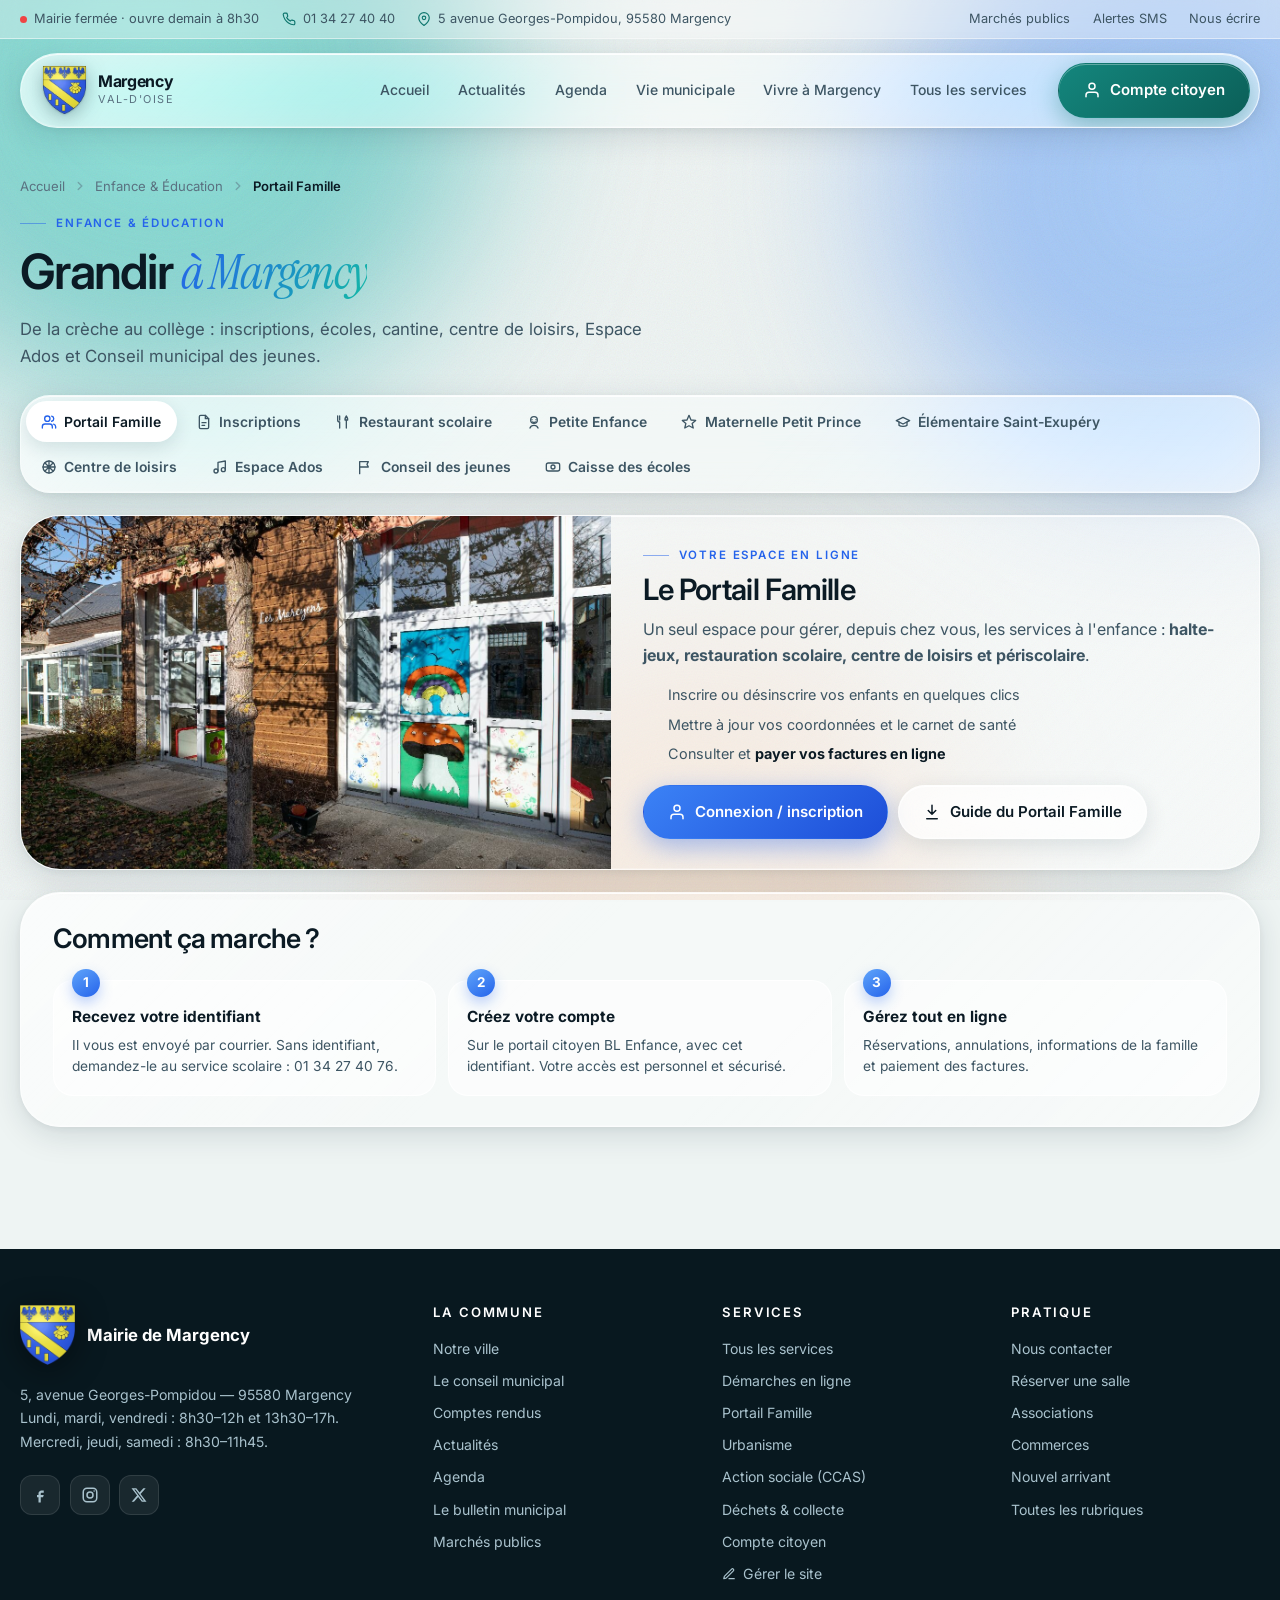
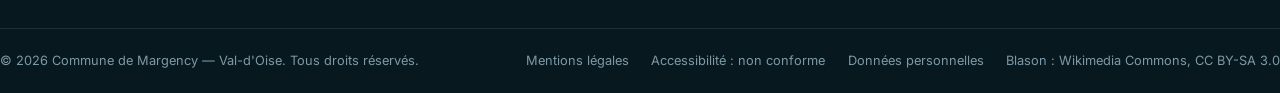
<file: enfance-education.html>
<!DOCTYPE html>
<html lang="fr">
<head>
<meta charset="utf-8">
<meta name="viewport" content="width=device-width, initial-scale=1">
<title>Enfance &amp; Éducation — Mairie de Margency</title>
<meta name="description" content="Enfance et éducation à Margency (95580) : Portail Famille, inscriptions scolaires, menus de la cantine, crèches, écoles, centre de loisirs Les Marcyens, Espace Ados, Conseil municipal des jeunes et caisse des écoles.">
<link rel="icon" type="image/png" sizes="32x32" href="assets/site/favicon-32.png">
<link rel="apple-touch-icon" href="assets/site/favicon-180.png">
<link rel="preconnect" href="https://fonts.googleapis.com">
<link rel="preconnect" href="https://fonts.gstatic.com" crossorigin>
<link href="https://fonts.googleapis.com/css2?family=Instrument+Serif:ital@0;1&family=Inter:wght@300;400;500;600;700&display=swap" rel="stylesheet">
<link rel="stylesheet" href="css/base.css?v=2">
<style>
.muted{color:var(--ink-mute)}
.view{animation:viewIn .5s var(--ease) both}
@keyframes viewIn{from{opacity:0; transform:translateY(16px)} to{opacity:1; transform:none}}
.views{padding-bottom:60px}
:root{--vm1:#14b8a6; --vm2:#0f766e}

/* ---------- onglets ---------- */
.seg{display:flex; flex-wrap:wrap; gap:4px; padding:5px; border-radius:var(--r-lg); margin-top:1.6rem}
.seg a{display:flex; align-items:center; gap:.45rem; padding:.58rem .95rem; border-radius:var(--r-pill); white-space:nowrap;
  font-size:.87rem; font-weight:600; color:var(--ink-soft); transition:background .3s, color .3s, box-shadow .3s}
.seg a svg{width:16px;height:16px}
.seg a:hover{color:var(--ink)}
.seg a.on{background:#fff; color:var(--ink); box-shadow:0 6px 18px rgba(9,42,54,.12)}
.seg a.on svg{color:var(--vm2)}
.seg a.ext{color:var(--ink-mute); font-weight:500}
.seg a.ext::after{content:"↗"; font-size:.75rem; opacity:.7}
.seg .sep{width:1px; background:rgba(11,26,36,.1); margin:6px 4px}

/* ---------- briques communes ---------- */
.panel{padding:30px 32px; border-radius:var(--r-xl); margin-bottom:22px; scroll-margin-top:120px}
.panel > h2, .panel .h2{font-size:clamp(1.3rem,2.1vw,1.7rem); letter-spacing:-.03em; display:flex; align-items:center; gap:.8rem}
.panel > p{color:var(--ink-soft); margin-top:.7rem; max-width:72ch}
.panel h3{font-size:.76rem; font-weight:700; letter-spacing:.12em; text-transform:uppercase; color:var(--ink-mute); margin:1.6rem 0 .8rem}
.eyebrow.vm{color:var(--vm2)}
.ic{width:46px;height:46px;border-radius:15px;flex:none;display:grid;place-items:center;color:#fff;
  background:linear-gradient(145deg,var(--c1,var(--vm1)),var(--c2,var(--vm2)));
  box-shadow:0 8px 20px rgba(9,42,54,.18), inset 0 1px 0 rgba(255,255,255,.35)}
.ic svg{width:22px;height:22px}
.ic.sm{width:38px;height:38px;border-radius:12px}
.ic.sm svg{width:18px;height:18px}
.two{display:grid; grid-template-columns:minmax(0,1fr) minmax(0,1fr); gap:16px}
.three{display:grid; grid-template-columns:repeat(3,minmax(0,1fr)); gap:14px}
.box{padding:18px; border-radius:18px; background:rgba(255,255,255,.5); border:1px solid rgba(255,255,255,.8)}
.box h4{font-size:.95rem; margin-bottom:.4rem}
.box p{font-size:.88rem; color:var(--ink-soft); line-height:1.6}
.cta{display:flex; flex-wrap:wrap; gap:.6rem; margin-top:1.2rem}
.chips{display:flex; flex-wrap:wrap; gap:.45rem}
.chip{display:inline-flex; align-items:center; gap:.4rem; padding:.36rem .78rem; border-radius:var(--r-pill);
  font-size:.8rem; font-weight:600; color:var(--ink-soft); background:rgba(255,255,255,.6); border:1px solid rgba(255,255,255,.8)}
.chip svg{width:14px;height:14px; color:var(--vm2)}
ul.clean{list-style:none; margin:0; padding:0; display:grid; gap:7px}
ul.clean li{display:block; position:relative; padding-left:1.6rem; font-size:.9rem; color:var(--ink-soft); line-height:1.55}
ul.clean li::before{content:""; width:7px; height:7px; border-radius:50%; flex:none; margin-top:.55rem; background:linear-gradient(145deg,var(--vm1),var(--vm2))}
ul.clean li b{color:var(--ink)}
.note{display:flex; gap:.9rem; align-items:flex-start; padding:16px 20px; border-radius:var(--r-md); margin-top:14px;
  background:rgba(255,255,255,.45); border:1px solid rgba(255,255,255,.75)}
.note svg{width:22px;height:22px;flex:none;color:var(--vm2);margin-top:.1rem}
.note b{display:block}
.note span{font-size:.88rem; color:var(--ink-soft)}
.note.warn{background:rgba(254,243,199,.6); border-color:rgba(217,119,6,.2)}
.note.warn svg{color:#d97706}
.vide{padding:34px; text-align:center; border-radius:var(--r-lg); color:var(--ink-soft)}
.vide svg{width:34px;height:34px;color:var(--vm2);margin:0 auto .6rem;display:block}
.lnk{color:var(--brand); font-weight:600}
.lnk:hover{text-decoration:underline}

/* documents PDF */
.docs{display:grid; grid-template-columns:repeat(auto-fill,minmax(270px,1fr)); gap:8px}
.doc{display:flex; align-items:center; gap:.75rem; padding:10px 12px; border-radius:14px; background:rgba(255,255,255,.62);
  border:1px solid rgba(11,26,36,.06); transition:transform .35s var(--ease), box-shadow .35s var(--ease), background .3s}
.doc:hover{transform:translateY(-3px); background:#fff; box-shadow:0 10px 22px rgba(9,42,54,.1)}
.doc .pdf{width:36px;height:42px;border-radius:9px;flex:none;display:grid;place-items:center;color:#fff;font-size:.6rem;font-weight:800;
  background:linear-gradient(160deg,#f87171,#b91c1c); box-shadow:inset 0 1px 0 rgba(255,255,255,.35)}
.doc b{display:block; font-size:.86rem; line-height:1.3}
.doc small{display:block; font-size:.74rem; color:var(--ink-mute); margin-top:.1rem}

/* ============ LA MAIRIE ============ */
.mairie{display:grid; grid-template-columns:minmax(0,1.05fr) minmax(0,1fr); gap:0; padding:0; overflow:hidden}
.mairie .photo{position:relative; min-height:360px; background:#cfe6e3 center/cover no-repeat}
.mairie .photo::after{content:""; position:absolute; inset:0; background:linear-gradient(180deg,rgba(9,42,54,0) 55%,rgba(9,42,54,.55))}
.mairie .photo .leg{position:absolute; left:22px; bottom:18px; z-index:2; color:#fff; font-weight:600; text-shadow:0 2px 12px rgba(0,0,0,.4)}
.mairie .infos{padding:30px 32px}
.statut{display:inline-flex; align-items:center; gap:.55rem; padding:.45rem .9rem; border-radius:var(--r-pill); font-size:.86rem; font-weight:700; margin-bottom:1rem}
.statut i{width:9px;height:9px;border-radius:50%;background:currentColor;box-shadow:0 0 0 4px color-mix(in srgb,currentColor 20%,transparent)}
.statut.ouvert{color:#15803d; background:rgba(34,197,94,.14)}
.statut.ferme{color:#b91c1c; background:rgba(239,68,68,.12)}
.horaires{width:100%; border-collapse:collapse; font-size:.9rem}
.horaires td{padding:.5rem .2rem; border-bottom:1px solid rgba(11,26,36,.06)}
.horaires td:first-child{font-weight:600; text-transform:capitalize; width:32%}
.horaires td:last-child{text-align:right; color:var(--ink-soft)}
.horaires tr.auj td{color:var(--vm2); font-weight:700}
.horaires tr.auj td:first-child::after{content:" · aujourd'hui"; font-weight:500; font-size:.76rem; text-transform:none}
.coord{display:grid; gap:10px; margin-top:1.2rem}
.coord a, .coord div{display:flex; align-items:center; gap:.7rem; font-size:.92rem}
.coord svg{width:18px;height:18px;color:var(--vm2);flex:none}
.carte-geo{border:0; width:100%; height:320px; border-radius:22px; display:block; filter:saturate(.9)}

/* ============ SERVICES ============ */
.svc-grid{display:grid; grid-template-columns:repeat(auto-fill,minmax(300px,1fr)); gap:14px}
.svc{display:flex; flex-direction:column; gap:.2rem; padding:20px; border-radius:var(--r-md); transition:transform .4s var(--ease), box-shadow .4s var(--ease)}
.svc:hover{transform:translateY(-5px)}
.svc .top{display:flex; gap:.9rem; align-items:center; margin-bottom:.6rem}
.svc h4{font-size:1rem; line-height:1.3}
.svc .resp{font-size:.84rem; color:var(--ink-soft)}
.svc .prec{font-size:.8rem; color:var(--ink-mute); margin-top:.3rem}
.svc .acts{display:flex; flex-wrap:wrap; gap:.4rem; margin-top:auto; padding-top:.9rem}
.touche{display:inline-grid; place-items:center; min-width:24px; height:24px; padding:0 .35rem; border-radius:7px; font-size:.78rem; font-weight:800;
  color:#fff; background:linear-gradient(145deg,var(--vm1),var(--vm2)); margin-right:.3rem}
.standard{display:grid; grid-template-columns:repeat(4,minmax(0,1fr)); gap:8px; margin-top:1rem}
.standard div{display:flex; align-items:center; gap:.5rem; padding:9px 11px; border-radius:12px; background:rgba(255,255,255,.55); font-size:.84rem}
.recherche{display:flex; align-items:center; gap:.6rem; padding:.2rem .4rem .2rem 1rem; border-radius:var(--r-pill); margin-bottom:14px}
.recherche svg{width:17px;height:17px;color:var(--ink-mute);flex:none}
.recherche input{flex:1; border:0; background:transparent; padding:.7rem 0; font-size:.95rem; outline:none}

/* ============ DÉMARCHES ============ */
.acc{display:grid; gap:8px}
.acc details{border-radius:18px; background:rgba(255,255,255,.5); border:1px solid rgba(255,255,255,.8); transition:background .3s, box-shadow .35s var(--ease)}
.acc details[open]{background:rgba(255,255,255,.82); box-shadow:0 14px 32px rgba(9,42,54,.1)}
.acc summary{list-style:none; display:grid; grid-template-columns:auto minmax(0,1fr) auto; gap:.9rem; align-items:center; padding:14px 16px; cursor:pointer}
.acc summary::-webkit-details-marker{display:none}
.acc summary b{display:block; font-size:.98rem}
.acc summary small{display:block; font-size:.8rem; color:var(--ink-mute)}
.acc summary .chev{transition:transform .35s var(--ease); color:var(--ink-mute)}
.acc summary .chev svg{width:18px;height:18px}
.acc details[open] .chev{transform:rotate(180deg)}
.acc .corps{padding:0 18px 18px 70px; animation:viewIn .35s var(--ease) both}
.acc .corps h5{font-size:.76rem; letter-spacing:.1em; text-transform:uppercase; color:var(--ink-mute); margin:1rem 0 .5rem}
.acc .corps p{font-size:.9rem; color:var(--ink-soft); line-height:1.6}
.tarifs{display:flex; flex-wrap:wrap; gap:8px; margin-top:.4rem}
.tarifs div{padding:.55rem .9rem; border-radius:12px; background:rgba(15,118,110,.08); font-size:.84rem}
.tarifs b{font-size:1.05rem; color:var(--vm2); margin-right:.3rem}
.porte{display:grid; grid-template-columns:repeat(3,minmax(0,1fr)); gap:14px; margin-bottom:22px}
.porte a{display:flex; flex-direction:column; gap:.4rem; padding:22px; border-radius:var(--r-md); transition:transform .4s var(--ease)}
.porte a:hover{transform:translateY(-6px)}
.porte b{font-size:1.05rem; margin-top:.6rem}
.porte span{font-size:.86rem; color:var(--ink-soft)}
.porte .go{color:var(--vm2); font-weight:600; margin-top:auto; padding-top:.5rem}

/* ============ DÉCHETS ============ */
.bacs{display:grid; grid-template-columns:repeat(4,minmax(0,1fr)); gap:12px}
.bac{padding:18px; border-radius:20px; background:rgba(255,255,255,.55); border:1px solid rgba(255,255,255,.8); display:flex; flex-direction:column; gap:.3rem}
.bac .couv{width:100%; height:12px; border-radius:6px 6px 3px 3px; background:var(--bc); margin-bottom:.7rem; box-shadow:inset 0 -3px 0 rgba(0,0,0,.12)}
.bac b{font-size:.98rem}
.bac .jour{font-size:.86rem; font-weight:700; color:var(--vm2)}
.bac p{font-size:.82rem; color:var(--ink-soft); line-height:1.5}
.prochain{display:flex; align-items:center; gap:1.2rem; padding:20px 24px; border-radius:var(--r-lg); color:#fff;
  background:linear-gradient(150deg,#14b8a6,#0f766e 60%,#0d4a55); box-shadow:0 18px 38px rgba(15,118,110,.3)}
.prochain .d{text-align:center; padding:10px 16px; border-radius:16px; background:rgba(255,255,255,.18)}
.prochain .d b{display:block; font-size:2.1rem; line-height:1}
.prochain .d span{font-size:.78rem; font-weight:600}
.prochain small{opacity:.8; font-size:.78rem; text-transform:uppercase; letter-spacing:.1em; font-weight:700}
.prochain h4{font-size:1.2rem; margin:.2rem 0}
.prochain p{font-size:.86rem; opacity:.9}
.dates{display:flex; flex-wrap:wrap; gap:6px; margin-top:.8rem}
.dates span{padding:.35rem .7rem; border-radius:var(--r-pill); font-size:.8rem; background:rgba(255,255,255,.6); border:1px solid rgba(255,255,255,.8)}
.dates span.passe{opacity:.45; text-decoration:line-through}
.dates span.next{background:linear-gradient(145deg,var(--vm1),var(--vm2)); color:#fff; font-weight:700; border-color:transparent}

/* ============ PUBLICATIONS ============ */
.une{display:grid; grid-template-columns:220px minmax(0,1fr); gap:28px; align-items:center}
.couv{width:100%; aspect-ratio:3/4.1; object-fit:cover; border-radius:16px; box-shadow:0 22px 44px rgba(9,42,54,.26), inset 0 0 0 1px rgba(255,255,255,.6); background:linear-gradient(160deg,#cfe6e3,#7fb9b3)}
.couv-vide{display:grid; place-items:center; color:#fff; font-family:'Instrument Serif',Georgia,serif; font-style:italic; font-size:1.5rem; text-align:center; padding:1rem}
.une h2{font-size:clamp(1.4rem,2.4vw,2rem); letter-spacing:-.03em}
.une p{color:var(--ink-soft); margin-top:.6rem}
.archives{display:grid; grid-template-columns:repeat(auto-fill,minmax(150px,1fr)); gap:16px}
.arch{display:flex; flex-direction:column; gap:.5rem; transition:transform .4s var(--ease)}
.arch:hover{transform:translateY(-6px)}
.arch .couv{box-shadow:0 12px 26px rgba(9,42,54,.18)}
.arch b{font-size:.84rem; line-height:1.3}
.arch small{font-size:.74rem; color:var(--ink-mute)}

/* ============ BUDGETS ============ */
.annees{display:grid; gap:10px}
.an{display:grid; grid-template-columns:90px minmax(0,1fr) auto; gap:1.2rem; align-items:center; padding:14px 18px; border-radius:18px;
  background:rgba(255,255,255,.55); border:1px solid rgba(255,255,255,.8); transition:transform .35s var(--ease), background .3s}
.an:hover{transform:translateX(6px); background:rgba(255,255,255,.85)}
.an .y{font-size:1.6rem; font-weight:700; letter-spacing:-.04em; color:var(--vm2)}
.an b{display:block; font-size:.9rem; line-height:1.4}
.an small{font-size:.76rem; color:var(--ink-mute)}
.an .dl{display:flex; align-items:center; gap:.4rem; font-size:.82rem; font-weight:600; color:var(--brand); white-space:nowrap}
.an .dl svg{width:16px;height:16px}
.flux{display:grid; grid-template-columns:minmax(0,1fr) minmax(0,1fr); gap:14px}
.flux .box h4{display:flex; align-items:center; gap:.5rem}
.flux .rec h4{color:#15803d}
.flux .dep h4{color:#b91c1c}
.principes{display:grid; grid-template-columns:repeat(3,minmax(0,1fr)); gap:10px}
.principes div{padding:14px 16px; border-radius:16px; background:rgba(255,255,255,.5); border:1px solid rgba(255,255,255,.8)}
.principes b{display:block; font-size:.92rem; color:var(--vm2)}
.principes span{font-size:.82rem; color:var(--ink-soft); line-height:1.5}

/* ============ MARCHÉS & RECRUTEMENT ============ */
.consult{display:grid; grid-template-columns:auto minmax(0,1fr) auto; gap:1.2rem; align-items:center; padding:18px 20px; border-radius:var(--r-md); margin-bottom:10px}
.consult h4{font-size:1rem}
.consult small{display:block; font-size:.8rem; color:var(--ink-mute); margin-top:.2rem}
.limite{text-align:right; font-size:.8rem; color:var(--ink-mute)}
.limite b{display:block; font-size:1rem; color:var(--ink)}
.etat{display:inline-block; font-size:.7rem; font-weight:700; padding:.15rem .55rem; border-radius:var(--r-pill); margin-left:.4rem; vertical-align:middle}
.etat.en-cours{background:rgba(34,197,94,.14); color:#15803d}
.etat.attribue{background:rgba(59,130,246,.13); color:#1d4ed8}
.etat.infructueux, .etat.pourvue{background:rgba(11,26,36,.07); color:var(--ink-mute)}
.offre{display:grid; grid-template-columns:260px minmax(0,1fr); gap:0; padding:0; border-radius:var(--r-xl); margin-bottom:18px; overflow:hidden}
.offre img{width:100%; height:100%; min-height:240px; object-fit:cover}
.offre .c{padding:26px 30px}
.offre h2{font-size:1.45rem; letter-spacing:-.03em}
.offre .meta{display:flex; flex-wrap:wrap; gap:.45rem; margin:.8rem 0 1rem}
.offre .cols{display:grid; grid-template-columns:minmax(0,1fr) minmax(0,1fr); gap:18px}
.offre h5{font-size:.74rem; letter-spacing:.1em; text-transform:uppercase; color:var(--ink-mute); margin-bottom:.5rem}

/* ============ CONTACT ============ */
.rdv{display:grid; grid-template-columns:minmax(0,1.35fr) minmax(0,1fr); gap:22px; align-items:start}
.form-rdv .grid-2{margin-bottom:14px}
.form-rdv .field{margin-bottom:14px}
.form-rdv h3{margin-top:.4rem}
.creneaux{display:flex; flex-wrap:wrap; gap:6px}
.creneaux label{cursor:pointer}
.creneaux input{position:absolute; opacity:0; pointer-events:none}
.creneaux span{display:block; padding:.5rem .9rem; border-radius:var(--r-pill); font-size:.86rem; font-weight:600; background:rgba(255,255,255,.66); border:1px solid rgba(11,26,36,.12); transition:.2s}
.creneaux input:checked + span{background:linear-gradient(140deg,#14867d,#0b5f58); color:#fff; border-color:transparent}
.creneaux input:focus-visible + span{outline:2px solid var(--brand); outline-offset:2px}
.creneaux .vide-c{font-size:.84rem; color:var(--ink-mute)}
.rgpd{display:flex; gap:.6rem; align-items:flex-start; font-size:.8rem; color:var(--ink-soft); margin:.4rem 0 1.2rem}
.rgpd input{margin-top:.2rem; accent-color:var(--brand)}
.merci{text-align:center; padding:30px 10px}
.merci .ic{margin:0 auto 1rem; width:64px; height:64px; border-radius:22px}
.merci .ic svg{width:30px;height:30px}
.merci h3{font-size:1.4rem; text-transform:none; letter-spacing:-.02em; color:var(--ink)}
.merci p{color:var(--ink-soft); margin-top:.6rem}

@media (max-width:1100px){
  .mairie, .rdv{grid-template-columns:minmax(0,1fr)}
  .bacs, .standard{grid-template-columns:minmax(0,1fr) minmax(0,1fr)}
  .three, .principes, .porte{grid-template-columns:minmax(0,1fr) minmax(0,1fr)}
}
@media (max-width:760px){
  .panel{padding:22px 20px}
  .mairie .infos{padding:22px 20px}
  .two, .flux, .three, .principes, .porte, .offre .cols{grid-template-columns:minmax(0,1fr)}
  .une, .offre{grid-template-columns:minmax(0,1fr)}
  .une .couv{max-width:200px}
  .offre img{max-height:200px; min-height:0}
  .an{grid-template-columns:minmax(0,1fr); gap:.4rem}
  .consult{grid-template-columns:minmax(0,1fr)}
  .limite{text-align:left}
  .acc .corps{padding:0 16px 16px}
  .seg a{flex:1 1 44%; justify-content:center; padding:.55rem .6rem; font-size:.82rem}
  .seg .sep{display:none}
}

/* ====== Enfance & Éducation : teinte bleue ====== */
:root{--vm1:#60a5fa; --vm2:#2563eb}
.page-head h1 em{background:linear-gradient(120deg,#2563eb,#14b8a6); -webkit-background-clip:text; background-clip:text}
.lnk{color:#2563eb}

/* bandeau photo + texte */
.presentation{display:grid; grid-template-columns:minmax(0,1fr) minmax(0,1.1fr); gap:0; padding:0; overflow:hidden}
.presentation .photo{min-height:340px; background:#dbeafe center/cover no-repeat; position:relative}
.presentation .c{padding:30px 32px}
.presentation h2{font-size:clamp(1.4rem,2.3vw,1.9rem); letter-spacing:-.03em}
.presentation p{color:var(--ink-soft); margin-top:.7rem}
.presentation.inverse{grid-template-columns:minmax(0,1.1fr) minmax(0,1fr)}
.presentation.inverse .photo{order:2}
.galerie{display:grid; grid-template-columns:repeat(auto-fill,minmax(160px,1fr)); gap:10px; margin-top:1rem}
.galerie img{width:100%; aspect-ratio:4/3; object-fit:cover; border-radius:14px; box-shadow:0 8px 20px rgba(9,42,54,.14)}

/* chiffres clés */
.kpis{display:grid; grid-template-columns:repeat(4,minmax(0,1fr)); gap:10px; margin-top:1.2rem}
.kpi{padding:14px; border-radius:16px; background:rgba(255,255,255,.55); border:1px solid rgba(255,255,255,.8); text-align:center}
.kpi b{display:block; font-size:clamp(1.1rem, 4.6vw, 1.6rem); overflow-wrap:anywhere; letter-spacing:-.04em; color:var(--vm2); line-height:1.1}
.kpi span{font-size:.78rem; color:var(--ink-soft)}

/* étapes */
.etapes{display:grid; grid-template-columns:repeat(3,minmax(0,1fr)); gap:12px; counter-reset:e}
.etape{position:relative; padding:20px 18px 18px; border-radius:20px; background:rgba(255,255,255,.55); border:1px solid rgba(255,255,255,.8)}
.etape::before{counter-increment:e; content:counter(e); position:absolute; top:-12px; left:18px; width:28px; height:28px; border-radius:50%;
  display:grid; place-items:center; color:#fff; font-weight:700; font-size:.84rem; background:linear-gradient(145deg,var(--vm1),var(--vm2)); box-shadow:0 6px 14px rgba(37,99,235,.3)}
.etape b{display:block; font-size:.96rem; margin-top:.3rem}
.etape p{font-size:.86rem; color:var(--ink-soft); margin-top:.3rem; line-height:1.55}

/* documents groupés */
.groupe-docs + .groupe-docs{margin-top:1.4rem}
.groupe-docs h3{margin-top:0}
.doc.word .pdf{background:linear-gradient(160deg,#60a5fa,#1d4ed8)}
.doc.ancien{opacity:.6}

/* menu de la semaine */
.semaine{display:grid; grid-template-columns:auto minmax(0,1fr) auto; gap:1.4rem; align-items:center; padding:22px 26px; border-radius:var(--r-lg); color:#fff;
  background:linear-gradient(150deg,#60a5fa,#2563eb 60%,#1e3a8a); box-shadow:0 18px 38px rgba(37,99,235,.3); margin-bottom:22px}
.semaine .n{text-align:center; padding:10px 16px; border-radius:16px; background:rgba(255,255,255,.18)}
.semaine .n small{display:block; font-size:.68rem; font-weight:700; letter-spacing:.1em; text-transform:uppercase; opacity:.85}
.semaine .n b{display:block; font-size:2.1rem; line-height:1}
.semaine h2{font-size:1.35rem; letter-spacing:-.02em}
.semaine p{font-size:.88rem; opacity:.9; margin-top:.2rem}
.semaine .btn{background:rgba(255,255,255,.2); color:#fff; border-color:rgba(255,255,255,.45)}
.semaine .btn:hover{background:rgba(255,255,255,.3)}
.menus{display:grid; grid-template-columns:repeat(auto-fill,minmax(200px,1fr)); gap:8px}
.menus a{display:flex; flex-direction:column; gap:.1rem; padding:12px 14px; border-radius:14px; background:rgba(255,255,255,.6); border:1px solid rgba(11,26,36,.06); transition:.3s}
.menus a:hover{background:#fff; transform:translateY(-3px); box-shadow:0 10px 22px rgba(9,42,54,.1)}
.menus a b{font-size:.84rem; color:var(--vm2)}
.menus a span{font-size:.86rem}
.menus a.passe{opacity:.45}
.menus a.courant{background:#fff; box-shadow:0 0 0 2px var(--vm2)}
.menus a.special{background:linear-gradient(145deg,rgba(251,191,107,.25),rgba(255,255,255,.7))}
.menus a.special b{color:#9e5527}

/* horaires en frise */
.frise{display:grid; gap:8px}
.frise .l{display:grid; grid-template-columns:170px minmax(0,1fr); gap:1rem; align-items:center; padding:10px 14px; border-radius:14px; background:rgba(255,255,255,.5)}
.frise .l b{font-size:.9rem}
.barre{position:relative; height:30px; border-radius:9px; background:rgba(11,26,36,.05)}
.barre i{position:absolute; top:4px; bottom:4px; border-radius:6px; background:linear-gradient(90deg,var(--vm1),var(--vm2)); display:grid; place-items:center; color:#fff; font-style:normal; font-size:.72rem; font-weight:700; white-space:nowrap; overflow:hidden}
.barre i.ferme{background:repeating-linear-gradient(45deg,rgba(11,26,36,.08) 0 6px,rgba(11,26,36,.02) 6px 12px); color:var(--ink-mute)}
.heures{display:grid; grid-template-columns:170px minmax(0,1fr); gap:1rem; padding:0 14px; font-size:.7rem; color:var(--ink-mute)}
.heures div{position:relative; height:14px}
.heures span{position:absolute; transform:translateX(-50%)}
.txt-h{display:none; font-weight:500; font-size:.8rem; color:var(--ink-soft); margin-top:.15rem}

/* caisse des écoles */
.years{display:flex; flex-wrap:wrap; gap:6px; margin-bottom:18px}
.years button{border:1px solid rgba(255,255,255,.8); background:rgba(255,255,255,.5); padding:.5rem 1rem; border-radius:var(--r-pill); font-weight:600; font-size:.86rem; color:var(--ink-soft); cursor:pointer}
.years button.on{background:linear-gradient(140deg,#60a5fa,#2563eb); color:#fff; border-color:transparent; box-shadow:0 8px 20px rgba(37,99,235,.3)}
.seance{display:grid; grid-template-columns:auto minmax(0,1fr); gap:22px; padding:22px 24px; border-radius:var(--r-lg); margin-bottom:14px}
.stamp{width:96px; text-align:center; padding:12px 0 10px; border-radius:20px; color:#fff; align-self:start;
  background:linear-gradient(155deg,#60a5fa,#2563eb 60%,#1e3a8a); box-shadow:0 12px 26px rgba(37,99,235,.3)}
.stamp b{display:block; font-size:2.3rem; font-weight:700; line-height:1; letter-spacing:-.04em}
.stamp span{display:block; font-size:.76rem; font-weight:600; opacity:.92; margin-top:.2rem}
.seance h2{font-size:1.1rem}
.seance .docs{margin-top:.9rem}
.doc.del .pdf{background:linear-gradient(160deg,#60a5fa,#1d4ed8)}

/* CMJ */
.sieges{display:flex; flex-wrap:wrap; gap:8px; margin-top:1rem}
.sieges span{width:40px; height:40px; border-radius:12px; display:grid; place-items:center; color:#fff; background:linear-gradient(145deg,var(--vm1),var(--vm2))}
.sieges span svg{width:18px;height:18px}

@media (max-width:1100px){
  .presentation, .presentation.inverse{grid-template-columns:minmax(0,1fr)}
  .presentation.inverse .photo{order:0}
  .kpis{grid-template-columns:minmax(0,1fr) minmax(0,1fr)}
}
@media (max-width:760px){
  .etapes{grid-template-columns:minmax(0,1fr); row-gap:22px}
  .presentation .c{padding:22px 20px}
  .presentation .photo{min-height:220px}
  .semaine{grid-template-columns:minmax(0,1fr)}
  .frise .l, .heures{grid-template-columns:minmax(0,1fr)}
  .heures div:first-child{display:none}
  .txt-h{display:block}
  .barre i{font-size:0}
  .seance{grid-template-columns:minmax(0,1fr); padding:18px}
  .stamp{width:auto; display:flex; align-items:baseline; gap:.6rem; padding:8px 14px}
}
</style>
</head>
<body>

<div class="aurora">
  <div class="blob b1"></div><div class="blob b2"></div>
  <div class="blob b3"></div><div class="blob b4"></div>
</div>
<div class="grain"></div>

<div class="topbar">
  <div class="wrap">
    <div class="topbar-l">
      <span class="topbar-item" id="statutMairie"><span class="pulse"></span> <span class="statut-txt">Horaires de la mairie</span></span>
      <a class="topbar-item" href="tel:0134274040">
        <svg viewBox="0 0 24 24" fill="none" stroke="currentColor" stroke-width="2" stroke-linecap="round"><path d="M22 16.9v3a2 2 0 0 1-2.2 2 19.8 19.8 0 0 1-8.6-3.1 19.5 19.5 0 0 1-6-6A19.8 19.8 0 0 1 2.1 4.2 2 2 0 0 1 4.1 2h3a2 2 0 0 1 2 1.7c.1.9.3 1.8.6 2.6a2 2 0 0 1-.5 2.1L8.1 9.6a16 16 0 0 0 6 6l1.2-1.1a2 2 0 0 1 2.1-.5c.8.3 1.7.5 2.6.6a2 2 0 0 1 1.7 2z"/></svg>
        01 34 27 40 40
      </a>
      <span class="topbar-item">
        <svg viewBox="0 0 24 24" fill="none" stroke="currentColor" stroke-width="2"><path d="M21 10c0 7-9 13-9 13s-9-6-9-13a9 9 0 0 1 18 0z"/><circle cx="12" cy="10" r="3"/></svg>
        5 avenue Georges-Pompidou, 95580 Margency
      </span>
    </div>
    <div class="topbar-l" style="display:flex">
      <a href="vie-municipale.html#marches">Marchés publics</a>
      <a href="compte-citoyen.html">Alertes SMS</a>
      <a href="vie-municipale.html#mairie/ecrire">Nous écrire</a>
    </div>
  </div>
</div>

<header class="site" id="header">
  <div class="wrap">
    <div class="navbar glass">
      <a class="brand" href="index.html">
        <img class="blason" src="assets/site/blason-128.webp" width="44" height="48" alt="Blason de Margency">
        <span class="brand-txt"><strong>Margency</strong><span>Val-d'Oise</span></span>
      </a>
      <nav class="main">
          <a href="index.html">Accueil</a>
          <a href="actualites.html">Actualités</a>
          <a href="agenda.html">Agenda</a>
          <a href="vie-municipale.html">Vie municipale</a>
          <a href="vivre-a-margency.html">Vivre à Margency</a>
          <a href="services.html">Tous les services</a>
        </nav>
      <div class="nav-actions">
        <a class="btn btn-solid" href="compte-citoyen.html">
          <svg viewBox="0 0 24 24" fill="none" stroke="currentColor" stroke-width="2" stroke-linecap="round"><path d="M20 21v-2a4 4 0 0 0-4-4H8a4 4 0 0 0-4 4v2"/><circle cx="12" cy="7" r="4"/></svg>
          <span class="lbl">Compte citoyen</span>
        </a>
        <button class="icon-btn burger" id="burger" aria-label="Menu">
          <svg viewBox="0 0 24 24" fill="none" stroke="currentColor" stroke-width="2" stroke-linecap="round"><path d="M4 7h16M4 12h16M4 17h16"/></svg>
        </button>
      </div>
    </div>
  </div>
</header>

<div class="sheet" id="sheet">
  <div class="wrap">
    <div class="sheet-inner glass">
      <button class="icon-btn close" id="closeSheet" aria-label="Fermer">
        <svg viewBox="0 0 24 24" fill="none" stroke="currentColor" stroke-width="2" stroke-linecap="round"><path d="M18 6 6 18M6 6l12 12"/></svg>
      </button>
      <nav>
            <a href="index.html">Accueil</a>
            <a href="actualites.html">Actualités</a>
            <a href="agenda.html">Agenda</a>
            <a href="vie-municipale.html">Vie municipale</a>
            <a class="active" href="enfance-education.html">Enfance &amp; Éducation</a>
            <a href="sport-loisirs-culture.html">Sport, Loisirs &amp; Culture</a>
            <a href="vivre-a-margency.html">Vivre à Margency</a>
            <a href="environnement-urbanisme.html">Environnement &amp; Urbanisme</a>
            <a href="action-sociale.html">Action sociale</a>
            <a href="conseil-municipal.html">Conseil municipal</a>
            <a href="services.html">Tous les services</a>
            <a href="compte-citoyen.html">Compte citoyen</a>
          </nav>
    </div>
  </div>
</div>

<main>
  <div class="page-head">
    <div class="wrap">
      <div class="crumb">
        <a href="index.html">Accueil</a>
        <svg viewBox="0 0 24 24" fill="none" stroke="currentColor" stroke-width="2.4" stroke-linecap="round"><path d="m9 6 6 6-6 6"/></svg>
        <a href="services.html#enfance-education">Enfance &amp; Éducation</a>
        <svg viewBox="0 0 24 24" fill="none" stroke="currentColor" stroke-width="2.4" stroke-linecap="round"><path d="m9 6 6 6-6 6"/></svg>
        <b id="crumbCur">Portail Famille</b>
      </div>
      <div class="eyebrow" style="color:#2563eb">Enfance &amp; Éducation</div>
      <h1>Grandir <em>à Margency</em></h1>
      <p class="lead">De la crèche au collège : inscriptions, écoles, cantine, centre de loisirs, Espace Ados et Conseil municipal des jeunes.</p>
      <nav class="seg glass" id="seg" aria-label="Rubriques Enfance et Éducation">
        <a href="#portail" data-v="portail" data-i="users">Portail Famille</a>
        <a href="#inscriptions" data-v="inscriptions" data-i="doc">Inscriptions</a>
        <a href="#cantine" data-v="cantine" data-i="fork">Restaurant scolaire</a>
        <a href="#petite-enfance" data-v="petite-enfance" data-i="baby">Petite Enfance</a>
        <a href="#maternelle" data-v="maternelle" data-i="star">Maternelle Petit Prince</a>
        <a href="#elementaire" data-v="elementaire" data-i="cap">Élémentaire Saint-Exupéry</a>
        <a href="#loisirs" data-v="loisirs" data-i="ball">Centre de loisirs</a>
        <a href="#ados" data-v="ados" data-i="music">Espace Ados</a>
        <a href="#cmj" data-v="cmj" data-i="flag">Conseil des jeunes</a>
        <a href="#caisse" data-v="caisse" data-i="money">Caisse des écoles</a>
      </nav>
    </div>
  </div>

  <div class="views"><div class="wrap">

  <!-- ==================== PORTAIL FAMILLE ==================== -->
  <section class="view" data-view="portail" hidden>
    <div class="panel glass presentation">
      <div class="photo" style="background-image:url('assets/enfance/1638441025-centre-de-loisirs-5.jpg')"></div>
      <div class="c">
        <div class="eyebrow vm">Votre espace en ligne</div>
        <h2 style="margin-top:.5rem">Le Portail Famille</h2>
        <p>Un seul espace pour gérer, depuis chez vous, les services à l'enfance : <b>halte-jeux, restauration scolaire, centre de loisirs et périscolaire</b>.</p>
        <ul class="clean" style="margin-top:1rem">
          <li><span>Inscrire ou désinscrire vos enfants en quelques clics</span></li>
          <li><span>Mettre à jour vos coordonnées et le carnet de santé</span></li>
          <li><span>Consulter et <b>payer vos factures en ligne</b></span></li>
        </ul>
        <div class="cta">
          <a class="btn btn-solid" id="lienPortail" target="_blank" rel="noopener" data-ico="user" style="background:linear-gradient(140deg,#3b82f6,#1d4ed8);box-shadow:0 8px 26px rgba(37,99,235,.4)">Connexion / inscription</a>
          <a class="btn btn-glass" id="lienGuide" target="_blank" rel="noopener" data-ico="download">Guide du Portail Famille</a>
        </div>
      </div>
    </div>
    <div class="panel glass">
      <h2>Comment ça marche&nbsp;?</h2>
      <div class="etapes" style="margin-top:1.6rem">
        <div class="etape"><b>Recevez votre identifiant</b><p>Il vous est envoyé par courrier. Sans identifiant, demandez-le au service scolaire : 01 34 27 40 76.</p></div>
        <div class="etape"><b>Créez votre compte</b><p>Sur le portail citoyen BL Enfance, avec cet identifiant. Votre accès est personnel et sécurisé.</p></div>
        <div class="etape"><b>Gérez tout en ligne</b><p>Réservations, annulations, informations de la famille et paiement des factures.</p></div>
      </div>
    </div>
  </section>

  <!-- ==================== INSCRIPTIONS ==================== -->
  <section class="view" data-view="inscriptions" hidden>
    <div class="panel glass">
      <h2>Inscrire son enfant</h2>
      <p><b>Scolaire</b> : les écoles maternelle et élémentaire de Margency. <b>Périscolaire</b> : restauration scolaire, étude surveillée et centre de loisirs Les Marcyens.</p>
      <div class="two" style="margin-top:1.2rem">
        <div class="box"><h4>En mairie</h4><p>Venez au service Scolaire et Périscolaire avec toutes les pièces : le dossier est rempli sur place.</p></div>
        <div class="box"><h4>Par e-mail</h4><p>Téléchargez la fiche d'inscription ci-dessous, remplissez-la et renvoyez-la avec les pièces à <a class="lnk" href="mailto:scolaire@mairie-margency.fr">scolaire@mairie-margency.fr</a>.</p></div>
      </div>
      <h3>Pièces à fournir</h3>
      <ul class="clean">
        <li><span>Copie des deux pages de vaccinations du carnet de santé</span></li>
        <li><span>Copie du livret de famille (pages des parents et de l'enfant)</span></li>
        <li><span>Copie d'un justificatif de domicile</span></li>
        <li><span>Parents séparés : jugement fixant la résidence de l'enfant, ou accord écrit de l'autre parent</span></li>
        <li><span>Changement d'école : certificat de radiation de l'établissement précédent</span></li>
        <li><span>Maternelle : les photos d'identité sont remises à la directrice lors du rendez-vous</span></li>
      </ul>
    </div>
    <div class="panel glass" id="docsInscription"></div>
    <div class="note glass" data-ico-note="phone"><div><b>Service Scolaire et Périscolaire</b><span>Mme Christelle Royer · <a class="lnk" href="tel:0134274076">01 34 27 40 76</a> (ou standard, touche 3) · <a class="lnk" href="mailto:scolaire@mairie-margency.fr">scolaire@mairie-margency.fr</a></span></div></div>
  </section>

  <!-- ==================== RESTAURANT SCOLAIRE ==================== -->
  <section class="view" data-view="cantine" hidden>
    <div class="semaine" id="semaineMenu"></div>
    <div class="panel glass presentation inverse">
      <div class="photo" style="background-image:url('assets/enfance/1638456106-cantine-scolaire-primaires-1.jpg')"></div>
      <div class="c">
        <div class="eyebrow vm">Restaurant scolaire</div>
        <h2 style="margin-top:.5rem">Juste en face de l'école</h2>
        <p>Construit en 2014 en face de l'école élémentaire, le restaurant scolaire limite le temps de trajet des maternelles comme des élémentaires. Décor aux couleurs chaudes, <b>self pour les plus grands</b> et <b>deux services</b> pendant la pause méridienne.</p>
        <div class="cta">
          <a class="btn btn-solid" href="#inscriptions" data-ico="doc" style="background:linear-gradient(140deg,#3b82f6,#1d4ed8);box-shadow:0 8px 26px rgba(37,99,235,.4)">S'inscrire à la cantine</a>
          <a class="btn btn-glass" href="#portail" data-ico="users">Payer sur le Portail Famille</a>
        </div>
      </div>
    </div>
    <div class="panel glass">
      <h2>Tous les menus</h2>
      <p>Les menus sont publiés par semaine. Le dossier d'inscription se dépose en mairie ou par e-mail à <a class="lnk" href="mailto:scolaire@mairie-margency.fr">scolaire@mairie-margency.fr</a>.</p>
      <div class="menus" id="menus" style="margin-top:1.2rem"></div>
    </div>
  </section>

  <!-- ==================== PETITE ENFANCE ==================== -->
  <section class="view" data-view="petite-enfance" hidden>
    <div class="two">
      <div class="panel glass" style="margin-bottom:0;padding:0;overflow:hidden">
        <div style="height:190px;background:url('assets/enfance/1620812339-children-808664_1920.jpg') center/cover"></div>
        <div style="padding:24px 26px">
          <div class="eyebrow vm">Accueil collectif</div>
          <h2 class="h2" style="margin-top:.4rem">Deux micro-crèches</h2>
          <p style="color:var(--ink-soft);margin-top:.6rem">Depuis 2017, les <b>Petits Patapons</b> et la crèche <b>du Petit Bois</b> accueillent les tout-petits en petits groupes, dans un esprit « petite famille ».</p>
          <div class="kpis" style="grid-template-columns:minmax(0,1fr) minmax(0,1fr)">
            <div class="kpi"><b>10</b><span>places réservées à la commune aux Petits Patapons · 7h30–19h30</span></div>
            <div class="kpi"><b>3</b><span>places en horaires étendus au Petit Bois · 6h–21h30</span></div>
          </div>
          <div class="coord" style="margin-top:1.1rem">
            <div data-ico="map"><span>Hôpital d'enfants de Margency (Croix-Rouge), 5 rue Henri-Dunant</span></div>
            <a href="tel:0627789094" data-ico="phone"><span>06 27 78 90 94 ou 06 13 62 08 67</span></a>
            <a href="mailto:contact@petitspatapons.fr" data-ico="mail"><span>contact@petitspatapons.fr</span></a>
          </div>
          <div class="cta"><a class="btn btn-glass btn-sm" href="http://www.petitspatapons.fr" target="_blank" rel="noopener" data-ico="link">petitspatapons.fr</a></div>
        </div>
      </div>
      <div class="panel glass" style="margin-bottom:0;padding:0;overflow:hidden">
        <div style="height:190px;background:url('assets/enfance/1620812483-baby-2598005_1920-1.jpg') center/cover"></div>
        <div style="padding:24px 26px">
          <div class="eyebrow vm">Accueil individuel</div>
          <h2 class="h2" style="margin-top:.4rem">Assistantes maternelles</h2>
          <p style="color:var(--ink-soft);margin-top:.6rem">Des assistantes maternelles agréées accueillent vos enfants à leur domicile. La liste de celles en activité à Margency est tenue à jour par la mairie.</p>
          <div class="cta"><a class="btn btn-solid btn-sm" id="lienAssmat" target="_blank" rel="noopener" data-ico="download" style="background:linear-gradient(140deg,#3b82f6,#1d4ed8)">Liste des assistantes maternelles</a></div>
          <div class="box" style="margin-top:1.2rem">
            <h4>Association « Les Lutins »</h4>
            <p>Des assistantes maternelles de la commune proposent aux enfants des matinées d'activités manuelles et de jeux. Des places sont souvent disponibles.</p>
            <p style="margin-top:.5rem">Mme Clément : <a class="lnk" href="tel:0134279710">01 34 27 97 10</a> · Mme Wesoly : <a class="lnk" href="tel:0134275195">01 34 27 51 95</a></p>
          </div>
        </div>
      </div>
    </div>
    <div class="note glass" data-ico-note="heart" style="margin-top:22px"><div><b>Fiche d'urgence et d'autorisation d'intervention chirurgicale</b><span>À remplir pour chaque enfant accueilli. <a class="lnk" id="lienFiche" target="_blank" rel="noopener">Télécharger la fiche (PDF)</a></span></div></div>
  </section>

  <!-- ==================== MATERNELLE ==================== -->
  <section class="view" data-view="maternelle" hidden>
    <div class="panel glass presentation">
      <div class="photo" style="background-image:url('assets/enfance/1636186973-maternelle_facade.jpg')"></div>
      <div class="c">
        <div class="eyebrow vm">École maternelle</div>
        <h2 style="margin-top:.5rem">Le Petit Prince, le cadre parfait pour débuter</h2>
        <p>Pour les enfants qui font leurs premiers pas à l'école. Sa façade est ornée d'une illustration du Petit Prince : ici commence la concrétisation de leurs rêves.</p>
        <div class="kpis">
          <div class="kpi"><b>6</b><span>salles de classe</span></div>
          <div class="kpi"><b>2</b><span>salles d'activités</span></div>
          <div class="kpi"><b>4</b><span>bâtiments</span></div>
          <div class="kpi"><b>770</b><span>m² au sol</span></div>
        </div>
        <div class="cta">
          <a class="btn btn-solid" href="#inscriptions" data-ico="doc" style="background:linear-gradient(140deg,#3b82f6,#1d4ed8);box-shadow:0 8px 26px rgba(37,99,235,.4)">Inscrire mon enfant</a>
          <a class="btn btn-glass" href="#cantine" data-ico="fork">Menus de la cantine</a>
        </div>
      </div>
    </div>
    <div class="two">
      <div class="panel glass" style="margin-bottom:0">
        <h2>Les locaux</h2>
        <p>Achevée en 1998 autour d'un bâtiment historique du XXᵉ siècle, l'école compte quatre bâtiments, dont trois construits en 2009.</p>
        <ul class="clean" style="margin-top:1rem">
          <li><span><b>Bâtiment 1</b> (284 m²) : 3 classes avec point d'eau, une classe dortoir, sanitaires enfants et adultes, bureau de direction</span></li>
          <li><span><b>Bâtiment 2</b> (262 m²) : 2 classes avec point d'eau, sanitaires, ascenseur</span></li>
          <li><span><b>Bâtiment 3</b> (206 m²) : 2 salles d'activités, un bureau et une réserve</span></li>
          <li><span><b>Bâtiment 4</b> (24 m²) : sanitaires enfants</span></li>
        </ul>
      </div>
      <div class="panel glass" style="margin-bottom:0">
        <h2>Autour de l'école</h2>
        <ul class="clean" style="margin-top:1rem">
          <li><span><b>Restaurant scolaire</b> tout proche, <a class="lnk" href="#cantine">voir les menus</a></span></li>
          <li><span><b>Accueil périscolaire</b> au centre Les Marcyens, dès 7h et jusqu'à 19h, <a class="lnk" href="#loisirs">voir les horaires</a></span></li>
          <li><span><b>Inscription</b> auprès du service scolaire : <a class="lnk" href="tel:0134274076">01 34 27 40 76</a></span></li>
        </ul>
        <img src="assets/enfance/1638441453-ecole-maternelle-3.jpg" alt="Une classe de l'école maternelle Le Petit Prince" loading="lazy" style="margin-top:1.2rem;border-radius:16px;aspect-ratio:16/9;object-fit:cover;width:100%">
      </div>
    </div>
  </section>

  <!-- ==================== ÉLÉMENTAIRE ==================== -->
  <section class="view" data-view="elementaire" hidden>
    <div class="panel glass presentation inverse">
      <div class="photo" style="background-image:url('assets/enfance/1621312449-dsc_2257.jpg')"></div>
      <div class="c">
        <div class="eyebrow vm">École élémentaire</div>
        <h2 style="margin-top:.5rem">Saint-Exupéry, encadrer le développement</h2>
        <p>À une rue de la maternelle, entourée d'arbres dans un coin tranquille, l'école accompagne chaque élève avec un enseignement qui réunit connaissances, respect et vivre-ensemble.</p>
        <div class="kpis">
          <div class="kpi"><b>8</b><span>salles de classe</span></div>
          <div class="kpi"><b>3</b><span>bâtiments</span></div>
          <div class="kpi"><b>1 190</b><span>m² au sol</span></div>
          <div class="kpi"><b>1964</b><span>premier bâtiment</span></div>
        </div>
        <div class="cta">
          <a class="btn btn-solid" href="#inscriptions" data-ico="doc" style="background:linear-gradient(140deg,#3b82f6,#1d4ed8);box-shadow:0 8px 26px rgba(37,99,235,.4)">Inscrire mon enfant</a>
          <a class="btn btn-glass" href="vie-municipale.html#recrutement" data-ico="briefcase">L'étude surveillée recrute</a>
        </div>
      </div>
    </div>
    <div class="panel glass" id="fournitures"></div>
    <div class="two">
      <div class="panel glass" style="margin-bottom:0">
        <h2>Les locaux</h2>
        <ul class="clean" style="margin-top:1rem">
          <li><span><b>Bâtiment 1</b> (1964, 260 m²) : 3 classes de 50 m² et sanitaires</span></li>
          <li><span><b>Bâtiment 2</b> (1972, 790 m² sur deux niveaux) : 5 classes, bureau de la directrice, salle d'activités de 150 m²</span></li>
          <li><span><b>Bâtiment 3</b> (préfabriqué) : salles d'activités et sanitaires</span></li>
        </ul>
      </div>
      <div class="panel glass" style="margin-bottom:0">
        <h2>Après la classe</h2>
        <ul class="clean" style="margin-top:1rem">
          <li><span><b>Étude surveillée</b> les lundis, mardis, jeudis et vendredis de 16h30 à 18h</span></li>
          <li><span><b>Accueil du soir</b> au centre Les Marcyens jusqu'à 19h</span></li>
          <li><span><b>Inscription</b> avec le dossier périscolaire, <a class="lnk" href="#inscriptions">voir les documents</a></span></li>
        </ul>
      </div>
    </div>
  </section>

  <!-- ==================== CENTRE DE LOISIRS ==================== -->
  <section class="view" data-view="loisirs" hidden>
    <div class="panel glass presentation">
      <div class="photo" style="background-image:url('assets/enfance/1633506602-35afe070-5775-4d8b-ac9c-7d488e02423b.jpg')"></div>
      <div class="c">
        <div class="eyebrow vm">Accueil de loisirs agréé</div>
        <h2 style="margin-top:.5rem">Les Marcyens</h2>
        <p>Jusqu'à <b>80 enfants de 3 à 12 ans</b>, de Margency et des communes voisines, accueillis à la journée ou à la demi-journée, avec ou sans repas. Deux groupes, <b>3-5 ans</b> et <b>6-12 ans</b>, ont chacun leur salle.</p>
        <div class="coord">
          <div data-ico="map"><span>1, avenue du 18-Juin, 95580 Margency · près des écoles</span></div>
        </div>
        <div class="chips" style="margin-top:1rem"><span class="chip" data-ico="home">Salle d'accueil</span><span class="chip" data-ico="star">Salle de sieste</span><span class="chip" data-ico="ball">Terrain de basket</span><span class="chip" data-ico="shield">Préau couvert</span></div>
      </div>
    </div>
    <div class="panel glass">
      <h2>Horaires d'accueil</h2>
      <p>Les enfants arrivent et repartent pendant ces créneaux d'accueil.</p>
      <div class="frise" id="frise" style="margin-top:1.2rem"></div>
      <div class="note warn" data-ico-note="alert"><div><b>Fermetures</b><span>Le centre est fermé les trois premières semaines d'août et une semaine pendant les vacances de Noël.</span></div></div>
    </div>
    <div class="two">
      <div class="panel glass" style="margin-bottom:0" id="progMercredis"></div>
      <div class="panel glass" style="margin-bottom:0" id="progVacances"></div>
    </div>
  </section>

  <!-- ==================== ESPACE ADOS ==================== -->
  <section class="view" data-view="ados" hidden>
    <div class="panel glass presentation inverse">
      <div class="photo" style="background-image:url('assets/enfance/vacances-hiver.jpg')"></div>
      <div class="c">
        <div class="eyebrow vm">12 – 16 ans</div>
        <h2 style="margin-top:.5rem">L'Espace Ados</h2>
        <p>Jusqu'à <b>20 jeunes</b> accueillis pendant les vacances scolaires, dans une structure agréée, avec des animateurs qualifiés : activités variées, sorties et découvertes.</p>
        <div class="kpis" style="grid-template-columns:repeat(3,minmax(0,1fr))">
          <div class="kpi"><b>20</b><span>places</span></div>
          <div class="kpi"><b>12-16</b><span>ans</span></div>
          <div class="kpi"><b>10h–18h30</b><span>pendant les vacances</span></div>
        </div>
        <div class="coord">
          <div data-ico="map"><span>Espace communal, 4 rue d'Eaubonne, 95580 Margency</span></div>
          <a href="tel:0676631992" data-ico="phone"><span>06 76 63 19 92</span></a>
          <a href="mailto:lesmarcyens@orange.fr" data-ico="mail"><span>lesmarcyens@orange.fr</span></a>
        </div>
        <div class="cta"><a class="btn btn-solid" href="#inscriptions" data-ico="doc" style="background:linear-gradient(140deg,#3b82f6,#1d4ed8);box-shadow:0 8px 26px rgba(37,99,235,.4)">Dossier d'inscription</a></div>
      </div>
    </div>
    <div class="panel glass" id="progAdos"></div>
  </section>

  <!-- ==================== CONSEIL MUNICIPAL DES JEUNES ==================== -->
  <section class="view" data-view="cmj" hidden>
    <div class="panel glass">
      <div class="eyebrow vm">CMJ</div>
      <h2 style="margin-top:.5rem">Le Conseil municipal des jeunes</h2>
      <p>Il permet aux jeunes Margencéens de donner leur avis et de proposer des idées pour la commune. Un engagement réel dans la vie municipale, qui rapproche la jeunesse des projets de la mairie : le CMJ a par exemple été associé au lancement du composteur partagé.</p>
      <div class="three" style="margin-top:1.4rem">
        <div class="box"><h4>Qui peut être élu&nbsp;?</h4><p>Les jeunes qui habitent Margency, du <b>CM2 à la 4ᵉ</b>. Les électeurs répondent aux mêmes conditions.</p></div>
        <div class="box"><h4>Pour combien de temps&nbsp;?</h4><p>Un mandat de <b>deux ans</b>.</p></div>
        <div class="box"><h4>Combien d'élus&nbsp;?</h4><p>Jusqu'à <b>douze jeunes</b>, élèves de primaire et collégiens.</p></div>
      </div>
      <div class="sieges" id="sieges" aria-hidden="true"></div>
    </div>
    <div class="panel glass" id="cmjMandat"></div>
  </section>

  <!-- ==================== CAISSE DES ÉCOLES ==================== -->
  <section class="view" data-view="caisse" hidden>
    <div class="note glass" style="margin:0 0 18px" data-ico-note="info"><div><b>La caisse des écoles</b><span>Établissement public présidé par le Maire, elle soutient la vie scolaire : budget, subventions et aides. Son comité se réunit plusieurs fois par an ; chaque séance donne lieu à une convocation, des délibérations et un compte rendu. Les documents PDF font foi.</span></div></div>
    <div class="years" id="years"></div>
    <div id="seances"></div>
  </section>

  </div></div>
</main>

<footer>
  <div class="wrap">
    <div class="f-grid">
      <div>
        <div class="f-brand">
          <img class="blason blason-lg" src="assets/site/blason-256.webp" width="55" height="60" alt="Blason de Margency">
          <strong>Mairie de Margency</strong>
        </div>
        <p class="f-about">5, avenue Georges-Pompidou — 95580 Margency<br><span data-horaires-mairie>Lundi, mardi, vendredi : 8h30–12h et 13h30–17h.<br>Mercredi, jeudi, samedi : 8h30–11h45.</span></p>
                <div class="socials">
          <a class="soc" href="https://www.facebook.com/profile.php?id=100007993065299" target="_blank" rel="noopener" aria-label="Facebook"><svg viewBox="0 0 24 24" fill="currentColor"><path d="M14 9h3V6h-3c-2.2 0-4 1.8-4 4v2H8v3h2v7h3v-7h3l1-3h-4v-2c0-.6.4-1 1-1z"/></svg></a>
          <a class="soc" href="https://www.instagram.com/margency95580/" target="_blank" rel="noopener" aria-label="Instagram"><svg viewBox="0 0 24 24" fill="none" stroke="currentColor" stroke-width="2"><rect x="3" y="3" width="18" height="18" rx="5"/><circle cx="12" cy="12" r="4"/><circle cx="17.5" cy="6.5" r="1" fill="currentColor" stroke="none"/></svg></a>
          <a class="soc" href="https://twitter.com/villedemargency" target="_blank" rel="noopener" aria-label="X (Twitter)"><svg viewBox="0 0 24 24" fill="currentColor"><path d="M17.8 3h3.1l-6.8 7.8L22 21h-6.2l-4.9-6.4L5.3 21H2.2l7.3-8.3L2 3h6.4l4.4 5.8zm-1.1 16.2h1.7L7.4 4.7H5.6z"/></svg></a>
        </div>
        </div>
        <div>
          <h4>La commune</h4>
          <ul>
            <li><a href="services.html">Notre ville</a></li>
            <li><a href="conseil-municipal.html#elus">Le conseil municipal</a></li>
            <li><a href="conseil-municipal.html#seances">Comptes rendus</a></li>
            <li><a href="actualites.html">Actualités</a></li>
            <li><a href="agenda.html">Agenda</a></li>
            <li><a href="vie-municipale.html#magazines">Le bulletin municipal</a></li>
            <li><a href="vie-municipale.html#marches">Marchés publics</a></li>
          </ul>
        </div>
        <div>
          <h4>Services</h4>
          <ul>
            <li><a href="services.html">Tous les services</a></li>
            <li><a href="vie-municipale.html#demarches">Démarches en ligne</a></li>
            <li><a href="enfance-education.html#portail">Portail Famille</a></li>
            <li><a href="environnement-urbanisme.html">Urbanisme</a></li>
            <li><a href="action-sociale.html">Action sociale (CCAS)</a></li>
            <li><a href="vie-municipale.html#dechets">Déchets &amp; collecte</a></li>
            <li><a href="compte-citoyen.html">Compte citoyen</a></li>
            <li><a class="agent-link" href="gestion.html"><svg viewBox="0 0 24 24" fill="none" stroke="currentColor" stroke-width="2" stroke-linecap="round" stroke-linejoin="round"><path d="M12 20h9"/><path d="M16.5 3.5a2.1 2.1 0 0 1 3 3L7 19l-4 1 1-4z"/></svg>Gérer le site</a></li>
          </ul>
        </div>
        <div>
          <h4>Pratique</h4>
          <ul>
            <li><a href="vie-municipale.html#mairie/ecrire">Nous contacter</a></li>
            <li><a href="vivre-a-margency.html#salles">Réserver une salle</a></li>
            <li><a href="sport-loisirs-culture.html#associations">Associations</a></li>
            <li><a href="vivre-a-margency.html#commerces">Commerces</a></li>
            <li><a href="vivre-a-margency.html">Nouvel arrivant</a></li>
            <li><a href="services.html">Toutes les rubriques</a></li>
          </ul>
        </div>
      </div>
    </div>
    <div class="f-bottom">
      <span>© <span data-annee>2026</span> Commune de Margency — Val-d'Oise. Tous droits réservés.</span>
      <span style="display:flex;gap:1.4rem;flex-wrap:wrap">
        <a href="mentions-legales.html#mentions">Mentions légales</a>
        <a href="mentions-legales.html#accessibilite">Accessibilité : non conforme</a>
        <a href="mentions-legales.html#donnees">Données personnelles</a>
        <a href="https://commons.wikimedia.org/wiki/File:Blason_ville_fr_Margency_(Val-d%27Oise).svg" target="_blank" rel="noopener">Blason : Wikimedia Commons, CC BY-SA 3.0</a>
      </span>
    </div>
  </div>
</footer>

<script src="js/icones.js"></script>
<script src="data/enfance.js"></script>
<script src="js/compte-demo.js"></script>
<script src="js/horaires.js"></script>
<script>
(function(){
  var esc = MD.esc, E = window.ENFANCE, TODAY = MD.AUJOURDHUI;
  var ICO = Object.assign({}, window.ICONES, {
    user:'<path d="M20 21v-2a4 4 0 0 0-4-4H8a4 4 0 0 0-4 4v2"/><circle cx="12" cy="7" r="4"/>', download:'<path d="M12 3v12M7 10l5 5 5-5M5 21h14"/>',
    alert:'<path d="M12 9v4M12 17h.01"/><path d="M10.3 3.9 1.8 18a2 2 0 0 0 1.7 3h17a2 2 0 0 0 1.7-3L13.7 3.9a2 2 0 0 0-3.4 0z"/>', eye:'<path d="M2 12s3.5-7 10-7 10 7 10 7-3.5 7-10 7S2 12 2 12z"/><circle cx="12" cy="12" r="3"/>'
  });
  function svg(n){ return '<svg viewBox="0 0 24 24" fill="none" stroke="currentColor" stroke-width="2" stroke-linecap="round" stroke-linejoin="round">'+(ICO[n] || '')+'</svg>'; }
  var MOIS = ['janvier','février','mars','avril','mai','juin','juillet','août','septembre','octobre','novembre','décembre'];
  function dateLongue(iso){ if(!iso) return ''; var p = iso.split('-'); return (+p[2]) + ' ' + MOIS[+p[1]-1] + ' ' + p[0]; }
  function tri(l, k){ return (l || []).slice().sort(function(a, b){ return (a[k] || '') < (b[k] || '') ? 1 : -1; }); }
  function doc(d, cls){
    var word = /\.docx?$/i.test(d.url);
    return '<a class="doc'+(word ? ' word' : '')+(cls ? ' '+cls : '')+'" href="'+esc(d.url)+'" target="_blank" rel="noopener"><span class="pdf">'+(word ? 'DOC' : 'PDF')+'</span>'+
      '<span><b>'+esc(d.titre)+'</b><small>'+esc([d.taille, d.publie ? 'publié le ' + dateLongue(d.publie) : ''].filter(Boolean).join(' · '))+'</small></span></a>';
  }
  function blocDocs(titre, texte, liste, vide){
    return '<h2>'+titre+'</h2>'+(texte ? '<p>'+texte+'</p>' : '')+
      (liste.length ? '<div class="docs" style="margin-top:1.1rem">'+liste.map(function(d){ return doc(d); }).join('')+'</div>' : '<p class="muted" style="margin-top:.8rem">'+vide+'</p>');
  }

  /* ============ PORTAIL ============ */
  document.getElementById('lienPortail').href = E.portail.url;
  document.getElementById('lienGuide').href = E.portail.guide;

  /* ============ INSCRIPTIONS : documents groupés ============ */
  var ORDRE = ['Scolaire','Maternelle','Élémentaire','Périscolaire','Espace Ados','Règlements'];
  var cats = ORDRE.concat(E.inscriptions.map(function(d){ return d.categorie; }).filter(function(c){ return ORDRE.indexOf(c) === -1; }))
    .filter(function(c, i, a){ return a.indexOf(c) === i && E.inscriptions.some(function(d){ return d.categorie === c; }); });
  var annee = +TODAY.slice(0,4), rentree = TODAY.slice(5) >= '03' ? annee + '-' + (annee + 1) : (annee - 1) + '-' + annee;
  document.getElementById('docsInscription').innerHTML = '<h2>Dossiers et règlements à télécharger</h2><p>Les documents de l\'année '+rentree+' sont en tête ; ceux des années précédentes restent disponibles.</p>'+
    cats.map(function(c){
      var l = tri(E.inscriptions.filter(function(d){ return d.categorie === c; }), 'publie');
      return '<div class="groupe-docs"><h3>'+esc(c)+'</h3><div class="docs">'+l.map(function(d){
        var m = d.titre.match(/(\d{4})\s*[-\/]\s*(\d{4})/), ancien = m && +m[2] < +rentree.slice(5);
        return doc(d, ancien ? 'ancien' : '');
      }).join('')+'</div></div>';
    }).join('');

  /* ============ CANTINE : menu de la semaine ============ */
  function semaineIso(d){
    var t = new Date(Date.UTC(d.getFullYear(), d.getMonth(), d.getDate())), j = t.getUTCDay() || 7;
    t.setUTCDate(t.getUTCDate() + 4 - j);
    return Math.ceil(((t - Date.UTC(t.getUTCFullYear(), 0, 1)) / 864e5 + 1) / 7);
  }
  var auj = new Date(TODAY + 'T12:00:00'), jour = auj.getDay();
  var cible = new Date(auj); if(jour === 6 || jour === 0) cible.setDate(auj.getDate() + (jour === 6 ? 2 : 1));   /* le week-end, on montre la semaine suivante */
  var numCible = semaineIso(cible);
  var menus = (E.menus || []).map(function(m){ var s = m.titre.match(/Semaine\s+(\d+)/i); return Object.assign({num:s ? +s[1] : null}, m); });
  var courant = menus.filter(function(m){ return m.num === numCible; })[0];
  var special = menus.filter(function(m){ return !m.num; });
  var sm = document.getElementById('semaineMenu');
  sm.innerHTML = courant
    ? '<div class="n"><small>Semaine</small><b>'+courant.num+'</b></div><div><h2>'+(jour === 6 || jour === 0 ? 'Au menu la semaine prochaine' : 'Au menu cette semaine')+'</h2><p>'+esc(courant.titre.replace(/^Semaine\s+\d+\s*-\s*/i, 'Du '))+'</p>'+
      (special.length ? '<p style="margin-top:.4rem">À ne pas manquer : '+esc(special.map(function(s){ return s.titre; }).join(', '))+'</p>' : '')+'</div>'+
      '<a class="btn" href="'+esc(courant.url)+'" target="_blank" rel="noopener">'+svg('eye')+'Voir le menu</a>'
    : '<div class="n"><small>Menus</small><b>'+svg('fork')+'</b></div><div><h2>Le menu de la semaine arrive bientôt</h2><p>Retrouvez ci-dessous tous les menus déjà publiés.</p></div><span></span>';
  document.getElementById('menus').innerHTML = menus.length ? menus.map(function(m){
    var cls = !m.num ? 'special' : m.num === numCible ? 'courant' : m.num < numCible && m.publie.slice(0,4) === String(cible.getFullYear()) ? 'passe' : '';
    var t = m.titre.match(/^Semaine\s+(\d+)\s*-\s*(.*)$/i);
    return '<a class="'+cls+'" href="'+esc(m.url)+'" target="_blank" rel="noopener"><b>'+(t ? 'Semaine ' + t[1] + (cls === 'courant' ? ' · en cours' : '') : 'Menu spécial')+'</b><span>'+esc(t ? t[2] : m.titre)+'</span></a>';
  }).join('') : '<p class="muted">Aucun menu publié pour le moment.</p>';

  /* ============ PETITE ENFANCE ============ */
  document.getElementById('lienAssmat').href = E.petiteEnfance.assistantesListe;
  if(E.petiteEnfance.assistantesMaj) document.getElementById('lienAssmat').insertAdjacentHTML('beforeend', ' · juin ' + E.petiteEnfance.assistantesMaj.slice(0,4));
  document.getElementById('lienFiche').href = E.petiteEnfance.ficheUrgence;

  /* ============ ÉLÉMENTAIRE ============ */
  document.getElementById('fournitures').innerHTML = blocDocs('Listes de fournitures', 'Par niveau, pour la rentrée '+rentree+'.', tri(E.fournitures, 'publie'), 'Les listes seront publiées avant la rentrée.');

  /* ============ CENTRE DE LOISIRS ============ */
  var DEBUT = 7, FIN = 19.5;
  function pos(h){ return ((h - DEBUT) / (FIN - DEBUT) * 100).toFixed(2) + '%'; }
  function plage(a, b, txt){ return '<i style="left:'+pos(a)+';width:calc('+pos(b)+' - '+pos(a)+')">'+txt+'</i>'; }
  var LIGNES = [
    ['Jours d\'école', [[7, 8.5, '7h – 8h30'], [16.5, 19, '16h30 – 19h']]],
    ['Mercredis', [[7, 9, 'arrivée 7h – 9h'], [16.5, 19, 'départ 16h30 – 19h']]],
    ['Vacances scolaires', [[7.5, 9.5, 'arrivée 7h30 – 9h30'], [16.5, 19, 'départ 16h30 – 19h']]]
  ];
  document.getElementById('frise').innerHTML = LIGNES.map(function(l){
    return '<div class="l"><b>'+l[0]+'<small class="txt-h">'+l[1].map(function(p){ return p[2]; }).join(' · ')+'</small></b><div class="barre">'+l[1].map(function(p){ return plage(p[0], p[1], p[2]); }).join('')+'</div></div>';
  }).join('') + '<div class="heures"><div></div><div>'+[7,9,11,13,15,17,19].map(function(h){ return '<span style="left:'+pos(h)+'">'+h+'h</span>'; }).join('')+'</div></div>';
  document.getElementById('progMercredis').innerHTML = blocDocs('Programmes des mercredis', '', tri(E.mercredis, 'publie'), 'Le prochain programme sera publié bientôt.');
  document.getElementById('progVacances').innerHTML = blocDocs('Programmes des vacances', '', tri(E.vacances, 'publie'), 'Le programme des prochaines vacances sera publié bientôt.');

  /* ============ ESPACE ADOS ============ */
  document.getElementById('progAdos').innerHTML = blocDocs('Programmes des vacances', 'Sorties, activités et temps forts de chaque période de vacances.', tri(E.ados, 'publie'), 'Le programme des prochaines vacances sera publié bientôt.');

  /* ============ CMJ ============ */
  document.getElementById('sieges').innerHTML = new Array(12).join('.').split('.').map(function(){ return '<span>'+svg('user')+'</span>'; }).join('');
  var C = E.cmj || {};
  document.getElementById('cmjMandat').innerHTML = (C.elus && C.elus.length)
    ? '<h2>Les élus'+(C.mandat ? ' · mandat '+esc(C.mandat) : '')+'</h2>'+(C.texte ? '<p>'+esc(C.texte)+'</p>' : '')+
      '<div class="chips" style="margin-top:1rem">'+C.elus.map(function(n){ return '<span class="chip">'+svg('user')+esc(n)+'</span>'; }).join('')+'</div>'
    : '<h2>'+(C.mandat ? 'Mandat '+esc(C.mandat) : 'Prochaines élections')+'</h2><p>'+esc(C.texte || 'Les dates de candidature et d\'élection sont communiquées dans les écoles et au collège. Pour vous porter candidat ou en savoir plus, contactez le service scolaire.')+'</p>'+
      '<div class="cta"><a class="btn btn-glass" href="tel:0134274076">'+svg('phone')+'01 34 27 40 76</a><a class="btn btn-glass" href="mailto:scolaire@mairie-margency.fr">'+svg('mail')+'scolaire@mairie-margency.fr</a></div>';

  /* ============ CAISSE DES ÉCOLES ============ */
  var S = tri(E.caisse, 'date'), annees = S.map(function(s){ return s.date.slice(0,4); }).filter(function(y, i, a){ return a.indexOf(y) === i; }), sel = annees[0];
  var TYPES = {convocation:'Convocation', liste:'Liste des délibérations', deliberation:'Délibération', pv:'Compte rendu', autre:'Document'};
  function rendreCaisse(){
    document.getElementById('years').innerHTML = annees.map(function(y){
      return '<button type="button" class="'+(y === sel ? 'on' : '')+'" data-y="'+y+'">'+y+' · '+S.filter(function(s){ return s.date.slice(0,4) === y; }).length+'</button>'; }).join('');
    document.getElementById('seances').innerHTML = S.filter(function(s){ return s.date.slice(0,4) === sel; }).map(function(s){
      var p = s.date.split('-'), docs = s.documents || [], nb = docs.filter(function(d){ return d.type === 'deliberation'; }).length;
      return '<article class="seance glass"><div class="stamp"><b>'+(+p[2])+'</b><span>'+MOIS[+p[1]-1]+' '+p[0]+'</span></div>'+
        '<div><h2>Comité de la caisse des écoles du '+esc(dateLongue(s.date))+'</h2>'+
        '<div class="chips" style="margin-top:.5rem">'+(s.date >= TODAY ? '<span class="chip">'+svg('cal')+'Séance à venir</span>' :
          '<span class="chip">'+svg('check')+(nb ? nb+' délibération'+(nb > 1 ? 's' : '') : 'Pas de délibération publiée')+'</span>'+
          '<span class="chip">'+svg(docs.some(function(d){ return d.type === 'pv'; }) ? 'book' : 'info')+(docs.some(function(d){ return d.type === 'pv'; }) ? 'Compte rendu disponible' : 'Compte rendu non publié')+'</span>')+'</div>'+
        (docs.length ? '<div class="docs">'+docs.map(function(d){
          return '<a class="doc'+(d.type === 'deliberation' ? ' del' : '')+'" href="'+esc(d.url)+'" target="_blank" rel="noopener"><span class="pdf">PDF</span><span><b>'+esc(d.titre || TYPES[d.type])+'</b><small>'+esc(d.taille || '')+'</small></span></a>'; }).join('')+'</div>' : '')+
        '</div></article>';
    }).join('');
  }
  document.getElementById('years').addEventListener('click', function(e){ var b = e.target.closest('button'); if(b){ sel = b.dataset.y ; rendreCaisse(); } });
  if(S.length) rendreCaisse(); else document.getElementById('seances').innerHTML = '<div class="vide glass">Aucune séance publiée.</div>';

  /* ============ icônes déclaratives ============ */
  document.querySelectorAll('[data-i]').forEach(function(el){ if(el.tagName === 'A') el.insertAdjacentHTML('afterbegin', svg(el.dataset.i)); else el.innerHTML = svg(el.dataset.i); });
  document.querySelectorAll('[data-ico]').forEach(function(el){ el.insertAdjacentHTML('afterbegin', svg(el.dataset.ico)); });
  document.querySelectorAll('[data-ico-note]').forEach(function(el){ el.insertAdjacentHTML('afterbegin', svg(el.dataset.icoNote)); });

  /* ============ ROUTAGE ============ */
  var VUES = {portail:'Portail Famille', inscriptions:'Inscriptions', cantine:'Restaurant scolaire', 'petite-enfance':'Petite Enfance', maternelle:'École maternelle Petit Prince',
              elementaire:'École élémentaire Saint-Exupéry', loisirs:'Centre de loisirs Les Marcyens', ados:'Espace Ados', cmj:'Conseil municipal des jeunes', caisse:'Caisse des écoles'};
  var premier = true;
  function route(){
    var h = location.hash.replace('#', '').split('/'), v = VUES[h[0]] ? h[0] : 'portail', sec = h[1];
    document.querySelectorAll('[data-view]').forEach(function(x){ x.hidden = x.dataset.view !== v; });
    document.querySelectorAll('#seg a[data-v]').forEach(function(a){ a.classList.toggle('on', a.dataset.v === v); });
    document.getElementById('crumbCur').textContent = VUES[v];
    document.title = VUES[v] + ' — Enfance & Éducation — Mairie de Margency';
    var c = sec && document.getElementById(sec);
    if(c) setTimeout(function(){ c.scrollIntoView({behavior : premier ? 'instant' : 'smooth', block:'start'}); }, premier ? 250 : 30);
    else if(!premier) document.getElementById('seg').scrollIntoView({behavior:'smooth', block:'start'});
    premier = false;
  }
  window.addEventListener('hashchange', route);
  document.addEventListener('click', function(e){
    var a = e.target.closest('a[href]'); if(!a) return;
    var h = a.getAttribute('href').replace(/^enfance-education\.html/, '');
    if(h.charAt(0) === '#' && h === location.hash){ e.preventDefault(); route(); }
  });
  MD.chrome();
  route();
})();
</script>
</body>
</html>
</file>
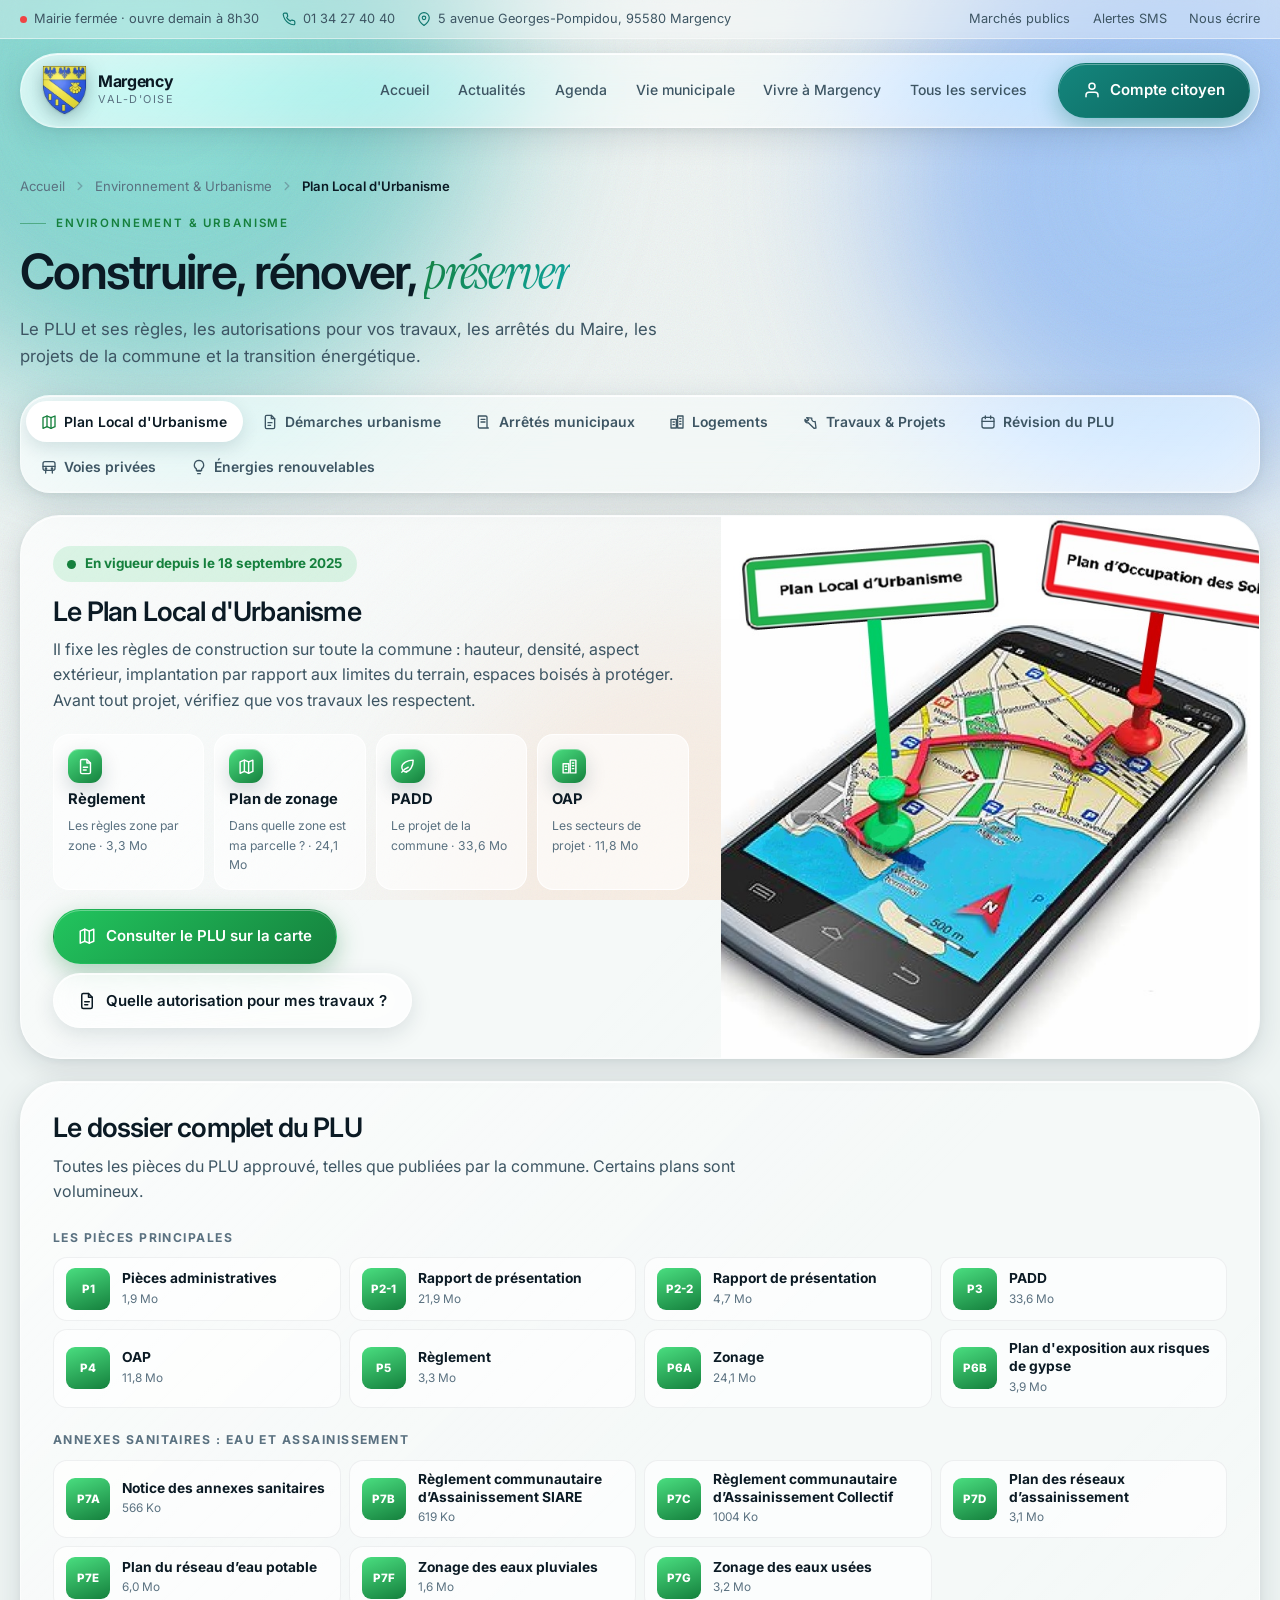
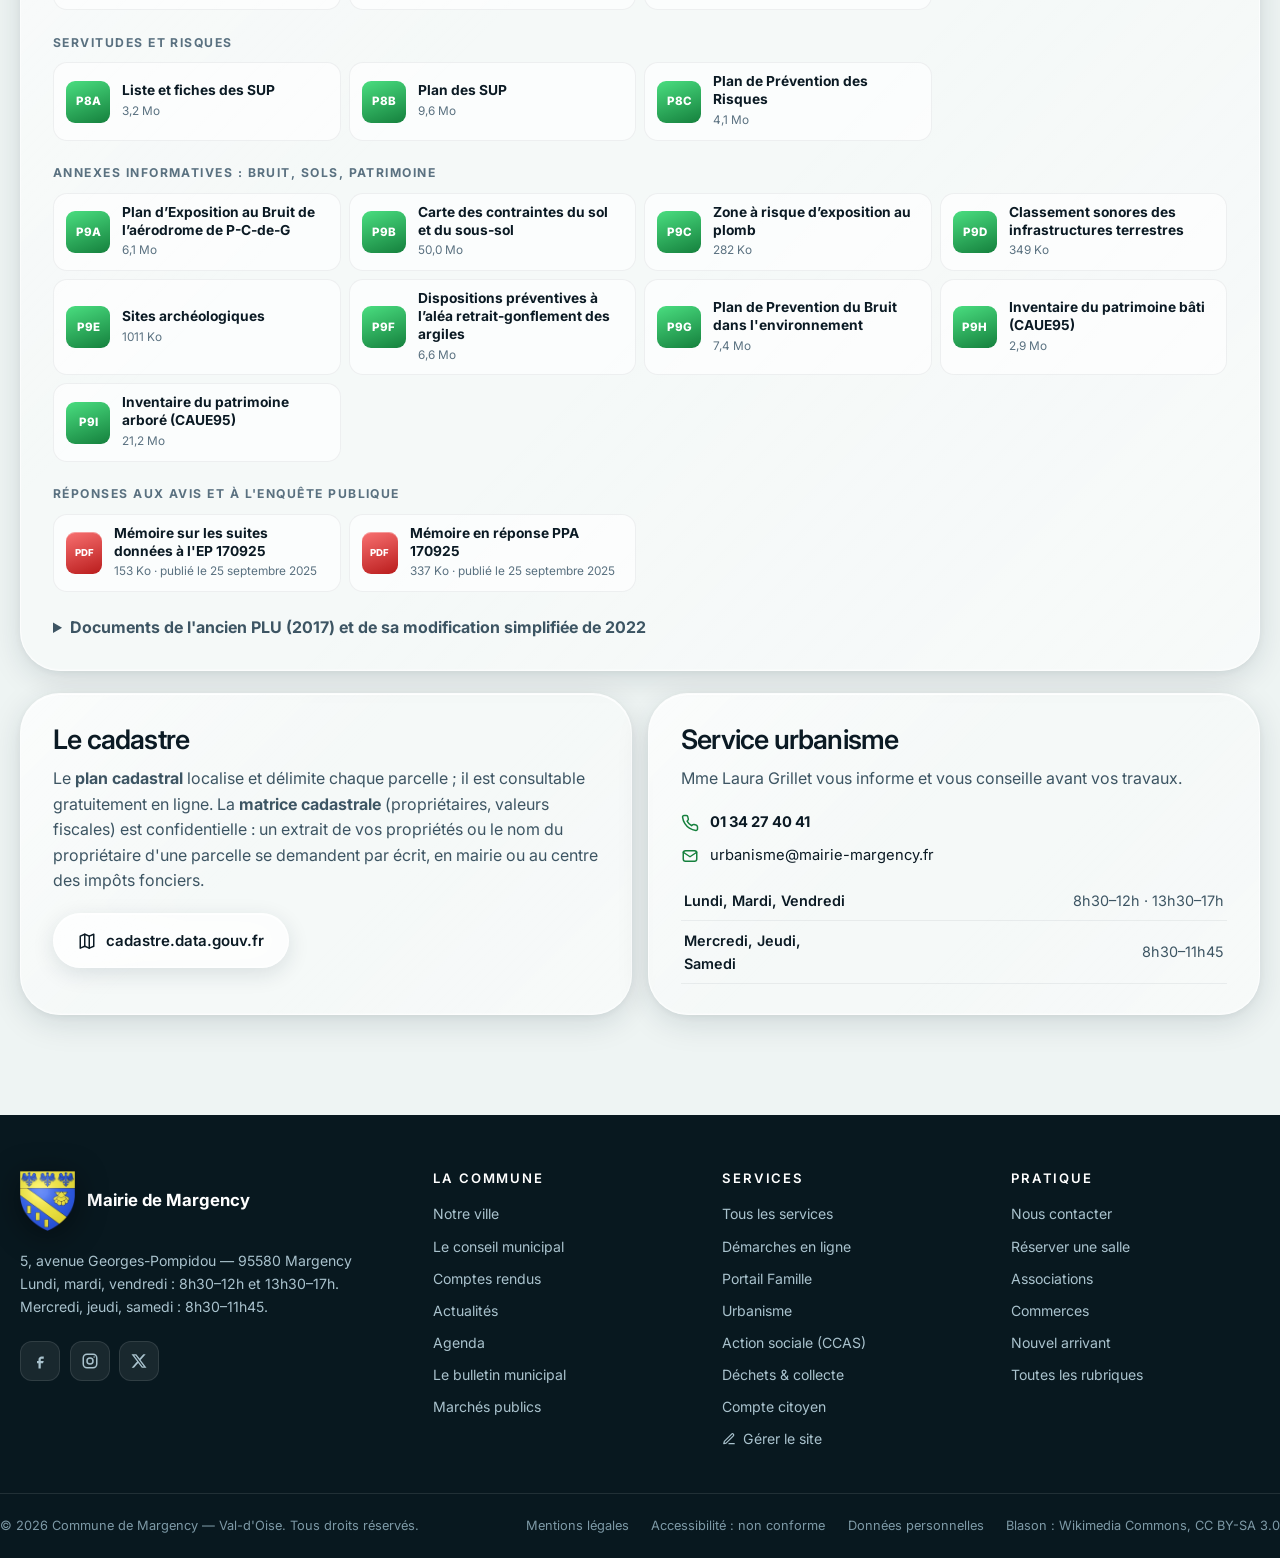
<file: environnement-urbanisme.html>
<!DOCTYPE html>
<html lang="fr">
<head>
<meta charset="utf-8">
<meta name="viewport" content="width=device-width, initial-scale=1">
<title>Environnement &amp; Urbanisme — Mairie de Margency</title>
<meta name="description" content="Environnement et urbanisme à Margency (95580) : Plan Local d'Urbanisme, autorisations de travaux, arrêtés municipaux, logements, projets, révision du PLU, voies privées et énergies renouvelables.">
<link rel="icon" type="image/png" sizes="32x32" href="assets/site/favicon-32.png">
<link rel="apple-touch-icon" href="assets/site/favicon-180.png">
<link rel="preconnect" href="https://fonts.googleapis.com">
<link rel="preconnect" href="https://fonts.gstatic.com" crossorigin>
<link href="https://fonts.googleapis.com/css2?family=Instrument+Serif:ital@0;1&family=Inter:wght@300;400;500;600;700&display=swap" rel="stylesheet">
<link rel="stylesheet" href="css/base.css?v=2">
<style>
.muted{color:var(--ink-mute)}
.view{animation:viewIn .5s var(--ease) both}
@keyframes viewIn{from{opacity:0; transform:translateY(16px)} to{opacity:1; transform:none}}
.views{padding-bottom:60px}
:root{--vm1:#14b8a6; --vm2:#0f766e}

/* ---------- onglets ---------- */
.seg{display:flex; flex-wrap:wrap; gap:4px; padding:5px; border-radius:var(--r-lg); margin-top:1.6rem}
.seg a{display:flex; align-items:center; gap:.45rem; padding:.58rem .95rem; border-radius:var(--r-pill); white-space:nowrap;
  font-size:.87rem; font-weight:600; color:var(--ink-soft); transition:background .3s, color .3s, box-shadow .3s}
.seg a svg{width:16px;height:16px}
.seg a:hover{color:var(--ink)}
.seg a.on{background:#fff; color:var(--ink); box-shadow:0 6px 18px rgba(9,42,54,.12)}
.seg a.on svg{color:var(--vm2)}
.seg a.ext{color:var(--ink-mute); font-weight:500}
.seg a.ext::after{content:"↗"; font-size:.75rem; opacity:.7}
.seg .sep{width:1px; background:rgba(11,26,36,.1); margin:6px 4px}

/* ---------- briques communes ---------- */
.panel{padding:30px 32px; border-radius:var(--r-xl); margin-bottom:22px; scroll-margin-top:120px}
.panel > h2, .panel .h2{font-size:clamp(1.3rem,2.1vw,1.7rem); letter-spacing:-.03em; display:flex; align-items:center; gap:.8rem}
.panel > p{color:var(--ink-soft); margin-top:.7rem; max-width:72ch}
.panel h3{font-size:.76rem; font-weight:700; letter-spacing:.12em; text-transform:uppercase; color:var(--ink-mute); margin:1.6rem 0 .8rem}
.eyebrow.vm{color:var(--vm2)}
.ic{width:46px;height:46px;border-radius:15px;flex:none;display:grid;place-items:center;color:#fff;
  background:linear-gradient(145deg,var(--c1,var(--vm1)),var(--c2,var(--vm2)));
  box-shadow:0 8px 20px rgba(9,42,54,.18), inset 0 1px 0 rgba(255,255,255,.35)}
.ic svg{width:22px;height:22px}
.ic.sm{width:38px;height:38px;border-radius:12px}
.ic.sm svg{width:18px;height:18px}
.two{display:grid; grid-template-columns:minmax(0,1fr) minmax(0,1fr); gap:16px}
.three{display:grid; grid-template-columns:repeat(3,minmax(0,1fr)); gap:14px}
.box{padding:18px; border-radius:18px; background:rgba(255,255,255,.5); border:1px solid rgba(255,255,255,.8)}
.box h4{font-size:.95rem; margin-bottom:.4rem}
.box p{font-size:.88rem; color:var(--ink-soft); line-height:1.6}
.cta{display:flex; flex-wrap:wrap; gap:.6rem; margin-top:1.2rem}
.chips{display:flex; flex-wrap:wrap; gap:.45rem}
.chip{display:inline-flex; align-items:center; gap:.4rem; padding:.36rem .78rem; border-radius:var(--r-pill);
  font-size:.8rem; font-weight:600; color:var(--ink-soft); background:rgba(255,255,255,.6); border:1px solid rgba(255,255,255,.8)}
.chip svg{width:14px;height:14px; color:var(--vm2)}
ul.clean{list-style:none; margin:0; padding:0; display:grid; gap:7px}
ul.clean li{display:block; position:relative; padding-left:1.6rem; font-size:.9rem; color:var(--ink-soft); line-height:1.55}
ul.clean li::before{content:""; width:7px; height:7px; border-radius:50%; flex:none; margin-top:.55rem; background:linear-gradient(145deg,var(--vm1),var(--vm2))}
ul.clean li b{color:var(--ink)}
.note{display:flex; gap:.9rem; align-items:flex-start; padding:16px 20px; border-radius:var(--r-md); margin-top:14px;
  background:rgba(255,255,255,.45); border:1px solid rgba(255,255,255,.75)}
.note svg{width:22px;height:22px;flex:none;color:var(--vm2);margin-top:.1rem}
.note b{display:block}
.note span{font-size:.88rem; color:var(--ink-soft)}
.note.warn{background:rgba(254,243,199,.6); border-color:rgba(217,119,6,.2)}
.note.warn svg{color:#d97706}
.vide{padding:34px; text-align:center; border-radius:var(--r-lg); color:var(--ink-soft)}
.vide svg{width:34px;height:34px;color:var(--vm2);margin:0 auto .6rem;display:block}
.lnk{color:var(--brand); font-weight:600}
.lnk:hover{text-decoration:underline}

/* documents PDF */
.docs{display:grid; grid-template-columns:repeat(auto-fill,minmax(270px,1fr)); gap:8px}
.doc{display:flex; align-items:center; gap:.75rem; padding:10px 12px; border-radius:14px; background:rgba(255,255,255,.62);
  border:1px solid rgba(11,26,36,.06); transition:transform .35s var(--ease), box-shadow .35s var(--ease), background .3s}
.doc:hover{transform:translateY(-3px); background:#fff; box-shadow:0 10px 22px rgba(9,42,54,.1)}
.doc .pdf{width:36px;height:42px;border-radius:9px;flex:none;display:grid;place-items:center;color:#fff;font-size:.6rem;font-weight:800;
  background:linear-gradient(160deg,#f87171,#b91c1c); box-shadow:inset 0 1px 0 rgba(255,255,255,.35)}
.doc b{display:block; font-size:.86rem; line-height:1.3}
.doc small{display:block; font-size:.74rem; color:var(--ink-mute); margin-top:.1rem}

/* ============ LA MAIRIE ============ */
.mairie{display:grid; grid-template-columns:minmax(0,1.05fr) minmax(0,1fr); gap:0; padding:0; overflow:hidden}
.mairie .photo{position:relative; min-height:360px; background:#cfe6e3 center/cover no-repeat}
.mairie .photo::after{content:""; position:absolute; inset:0; background:linear-gradient(180deg,rgba(9,42,54,0) 55%,rgba(9,42,54,.55))}
.mairie .photo .leg{position:absolute; left:22px; bottom:18px; z-index:2; color:#fff; font-weight:600; text-shadow:0 2px 12px rgba(0,0,0,.4)}
.mairie .infos{padding:30px 32px}
.statut{display:inline-flex; align-items:center; gap:.55rem; padding:.45rem .9rem; border-radius:var(--r-pill); font-size:.86rem; font-weight:700; margin-bottom:1rem}
.statut i{width:9px;height:9px;border-radius:50%;background:currentColor;box-shadow:0 0 0 4px color-mix(in srgb,currentColor 20%,transparent)}
.statut.ouvert{color:#15803d; background:rgba(34,197,94,.14)}
.statut.ferme{color:#b91c1c; background:rgba(239,68,68,.12)}
.horaires{width:100%; border-collapse:collapse; font-size:.9rem}
.horaires td{padding:.5rem .2rem; border-bottom:1px solid rgba(11,26,36,.06)}
.horaires td:first-child{font-weight:600; text-transform:capitalize; width:32%}
.horaires td:last-child{text-align:right; color:var(--ink-soft)}
.horaires tr.auj td{color:var(--vm2); font-weight:700}
.horaires tr.auj td:first-child::after{content:" · aujourd'hui"; font-weight:500; font-size:.76rem; text-transform:none}
.coord{display:grid; gap:10px; margin-top:1.2rem}
.coord a, .coord div{display:flex; align-items:center; gap:.7rem; font-size:.92rem}
.coord svg{width:18px;height:18px;color:var(--vm2);flex:none}
.carte-geo{border:0; width:100%; height:320px; border-radius:22px; display:block; filter:saturate(.9)}

/* ============ SERVICES ============ */
.svc-grid{display:grid; grid-template-columns:repeat(auto-fill,minmax(300px,1fr)); gap:14px}
.svc{display:flex; flex-direction:column; gap:.2rem; padding:20px; border-radius:var(--r-md); transition:transform .4s var(--ease), box-shadow .4s var(--ease)}
.svc:hover{transform:translateY(-5px)}
.svc .top{display:flex; gap:.9rem; align-items:center; margin-bottom:.6rem}
.svc h4{font-size:1rem; line-height:1.3}
.svc .resp{font-size:.84rem; color:var(--ink-soft)}
.svc .prec{font-size:.8rem; color:var(--ink-mute); margin-top:.3rem}
.svc .acts{display:flex; flex-wrap:wrap; gap:.4rem; margin-top:auto; padding-top:.9rem}
.touche{display:inline-grid; place-items:center; min-width:24px; height:24px; padding:0 .35rem; border-radius:7px; font-size:.78rem; font-weight:800;
  color:#fff; background:linear-gradient(145deg,var(--vm1),var(--vm2)); margin-right:.3rem}
.standard{display:grid; grid-template-columns:repeat(4,minmax(0,1fr)); gap:8px; margin-top:1rem}
.standard div{display:flex; align-items:center; gap:.5rem; padding:9px 11px; border-radius:12px; background:rgba(255,255,255,.55); font-size:.84rem}
.recherche{display:flex; align-items:center; gap:.6rem; padding:.2rem .4rem .2rem 1rem; border-radius:var(--r-pill); margin-bottom:14px}
.recherche svg{width:17px;height:17px;color:var(--ink-mute);flex:none}
.recherche input{flex:1; border:0; background:transparent; padding:.7rem 0; font-size:.95rem; outline:none}

/* ============ DÉMARCHES ============ */
.acc{display:grid; gap:8px}
.acc details{border-radius:18px; background:rgba(255,255,255,.5); border:1px solid rgba(255,255,255,.8); transition:background .3s, box-shadow .35s var(--ease)}
.acc details[open]{background:rgba(255,255,255,.82); box-shadow:0 14px 32px rgba(9,42,54,.1)}
.acc summary{list-style:none; display:grid; grid-template-columns:auto minmax(0,1fr) auto; gap:.9rem; align-items:center; padding:14px 16px; cursor:pointer}
.acc summary::-webkit-details-marker{display:none}
.acc summary b{display:block; font-size:.98rem}
.acc summary small{display:block; font-size:.8rem; color:var(--ink-mute)}
.acc summary .chev{transition:transform .35s var(--ease); color:var(--ink-mute)}
.acc summary .chev svg{width:18px;height:18px}
.acc details[open] .chev{transform:rotate(180deg)}
.acc .corps{padding:0 18px 18px 70px; animation:viewIn .35s var(--ease) both}
.acc .corps h5{font-size:.76rem; letter-spacing:.1em; text-transform:uppercase; color:var(--ink-mute); margin:1rem 0 .5rem}
.acc .corps p{font-size:.9rem; color:var(--ink-soft); line-height:1.6}
.tarifs{display:flex; flex-wrap:wrap; gap:8px; margin-top:.4rem}
.tarifs div{padding:.55rem .9rem; border-radius:12px; background:rgba(15,118,110,.08); font-size:.84rem}
.tarifs b{font-size:1.05rem; color:var(--vm2); margin-right:.3rem}
.porte{display:grid; grid-template-columns:repeat(3,minmax(0,1fr)); gap:14px; margin-bottom:22px}
.porte a{display:flex; flex-direction:column; gap:.4rem; padding:22px; border-radius:var(--r-md); transition:transform .4s var(--ease)}
.porte a:hover{transform:translateY(-6px)}
.porte b{font-size:1.05rem; margin-top:.6rem}
.porte span{font-size:.86rem; color:var(--ink-soft)}
.porte .go{color:var(--vm2); font-weight:600; margin-top:auto; padding-top:.5rem}

/* ============ DÉCHETS ============ */
.bacs{display:grid; grid-template-columns:repeat(4,minmax(0,1fr)); gap:12px}
.bac{padding:18px; border-radius:20px; background:rgba(255,255,255,.55); border:1px solid rgba(255,255,255,.8); display:flex; flex-direction:column; gap:.3rem}
.bac .couv{width:100%; height:12px; border-radius:6px 6px 3px 3px; background:var(--bc); margin-bottom:.7rem; box-shadow:inset 0 -3px 0 rgba(0,0,0,.12)}
.bac b{font-size:.98rem}
.bac .jour{font-size:.86rem; font-weight:700; color:var(--vm2)}
.bac p{font-size:.82rem; color:var(--ink-soft); line-height:1.5}
.prochain{display:flex; align-items:center; gap:1.2rem; padding:20px 24px; border-radius:var(--r-lg); color:#fff;
  background:linear-gradient(150deg,#14b8a6,#0f766e 60%,#0d4a55); box-shadow:0 18px 38px rgba(15,118,110,.3)}
.prochain .d{text-align:center; padding:10px 16px; border-radius:16px; background:rgba(255,255,255,.18)}
.prochain .d b{display:block; font-size:2.1rem; line-height:1}
.prochain .d span{font-size:.78rem; font-weight:600}
.prochain small{opacity:.8; font-size:.78rem; text-transform:uppercase; letter-spacing:.1em; font-weight:700}
.prochain h4{font-size:1.2rem; margin:.2rem 0}
.prochain p{font-size:.86rem; opacity:.9}
.dates{display:flex; flex-wrap:wrap; gap:6px; margin-top:.8rem}
.dates span{padding:.35rem .7rem; border-radius:var(--r-pill); font-size:.8rem; background:rgba(255,255,255,.6); border:1px solid rgba(255,255,255,.8)}
.dates span.passe{opacity:.45; text-decoration:line-through}
.dates span.next{background:linear-gradient(145deg,var(--vm1),var(--vm2)); color:#fff; font-weight:700; border-color:transparent}

/* ============ PUBLICATIONS ============ */
.une{display:grid; grid-template-columns:220px minmax(0,1fr); gap:28px; align-items:center}
.couv{width:100%; aspect-ratio:3/4.1; object-fit:cover; border-radius:16px; box-shadow:0 22px 44px rgba(9,42,54,.26), inset 0 0 0 1px rgba(255,255,255,.6); background:linear-gradient(160deg,#cfe6e3,#7fb9b3)}
.couv-vide{display:grid; place-items:center; color:#fff; font-family:'Instrument Serif',Georgia,serif; font-style:italic; font-size:1.5rem; text-align:center; padding:1rem}
.une h2{font-size:clamp(1.4rem,2.4vw,2rem); letter-spacing:-.03em}
.une p{color:var(--ink-soft); margin-top:.6rem}
.archives{display:grid; grid-template-columns:repeat(auto-fill,minmax(150px,1fr)); gap:16px}
.arch{display:flex; flex-direction:column; gap:.5rem; transition:transform .4s var(--ease)}
.arch:hover{transform:translateY(-6px)}
.arch .couv{box-shadow:0 12px 26px rgba(9,42,54,.18)}
.arch b{font-size:.84rem; line-height:1.3}
.arch small{font-size:.74rem; color:var(--ink-mute)}

/* ============ BUDGETS ============ */
.annees{display:grid; gap:10px}
.an{display:grid; grid-template-columns:90px minmax(0,1fr) auto; gap:1.2rem; align-items:center; padding:14px 18px; border-radius:18px;
  background:rgba(255,255,255,.55); border:1px solid rgba(255,255,255,.8); transition:transform .35s var(--ease), background .3s}
.an:hover{transform:translateX(6px); background:rgba(255,255,255,.85)}
.an .y{font-size:1.6rem; font-weight:700; letter-spacing:-.04em; color:var(--vm2)}
.an b{display:block; font-size:.9rem; line-height:1.4}
.an small{font-size:.76rem; color:var(--ink-mute)}
.an .dl{display:flex; align-items:center; gap:.4rem; font-size:.82rem; font-weight:600; color:var(--brand); white-space:nowrap}
.an .dl svg{width:16px;height:16px}
.flux{display:grid; grid-template-columns:minmax(0,1fr) minmax(0,1fr); gap:14px}
.flux .box h4{display:flex; align-items:center; gap:.5rem}
.flux .rec h4{color:#15803d}
.flux .dep h4{color:#b91c1c}
.principes{display:grid; grid-template-columns:repeat(3,minmax(0,1fr)); gap:10px}
.principes div{padding:14px 16px; border-radius:16px; background:rgba(255,255,255,.5); border:1px solid rgba(255,255,255,.8)}
.principes b{display:block; font-size:.92rem; color:var(--vm2)}
.principes span{font-size:.82rem; color:var(--ink-soft); line-height:1.5}

/* ============ MARCHÉS & RECRUTEMENT ============ */
.consult{display:grid; grid-template-columns:auto minmax(0,1fr) auto; gap:1.2rem; align-items:center; padding:18px 20px; border-radius:var(--r-md); margin-bottom:10px}
.consult h4{font-size:1rem}
.consult small{display:block; font-size:.8rem; color:var(--ink-mute); margin-top:.2rem}
.limite{text-align:right; font-size:.8rem; color:var(--ink-mute)}
.limite b{display:block; font-size:1rem; color:var(--ink)}
.etat{display:inline-block; font-size:.7rem; font-weight:700; padding:.15rem .55rem; border-radius:var(--r-pill); margin-left:.4rem; vertical-align:middle}
.etat.en-cours{background:rgba(34,197,94,.14); color:#15803d}
.etat.attribue{background:rgba(59,130,246,.13); color:#1d4ed8}
.etat.infructueux, .etat.pourvue{background:rgba(11,26,36,.07); color:var(--ink-mute)}
.offre{display:grid; grid-template-columns:260px minmax(0,1fr); gap:0; padding:0; border-radius:var(--r-xl); margin-bottom:18px; overflow:hidden}
.offre img{width:100%; height:100%; min-height:240px; object-fit:cover}
.offre .c{padding:26px 30px}
.offre h2{font-size:1.45rem; letter-spacing:-.03em}
.offre .meta{display:flex; flex-wrap:wrap; gap:.45rem; margin:.8rem 0 1rem}
.offre .cols{display:grid; grid-template-columns:minmax(0,1fr) minmax(0,1fr); gap:18px}
.offre h5{font-size:.74rem; letter-spacing:.1em; text-transform:uppercase; color:var(--ink-mute); margin-bottom:.5rem}

/* ============ CONTACT ============ */
.rdv{display:grid; grid-template-columns:minmax(0,1.35fr) minmax(0,1fr); gap:22px; align-items:start}
.form-rdv .grid-2{margin-bottom:14px}
.form-rdv .field{margin-bottom:14px}
.form-rdv h3{margin-top:.4rem}
.creneaux{display:flex; flex-wrap:wrap; gap:6px}
.creneaux label{cursor:pointer}
.creneaux input{position:absolute; opacity:0; pointer-events:none}
.creneaux span{display:block; padding:.5rem .9rem; border-radius:var(--r-pill); font-size:.86rem; font-weight:600; background:rgba(255,255,255,.66); border:1px solid rgba(11,26,36,.12); transition:.2s}
.creneaux input:checked + span{background:linear-gradient(140deg,#14867d,#0b5f58); color:#fff; border-color:transparent}
.creneaux input:focus-visible + span{outline:2px solid var(--brand); outline-offset:2px}
.creneaux .vide-c{font-size:.84rem; color:var(--ink-mute)}
.rgpd{display:flex; gap:.6rem; align-items:flex-start; font-size:.8rem; color:var(--ink-soft); margin:.4rem 0 1.2rem}
.rgpd input{margin-top:.2rem; accent-color:var(--brand)}
.merci{text-align:center; padding:30px 10px}
.merci .ic{margin:0 auto 1rem; width:64px; height:64px; border-radius:22px}
.merci .ic svg{width:30px;height:30px}
.merci h3{font-size:1.4rem; text-transform:none; letter-spacing:-.02em; color:var(--ink)}
.merci p{color:var(--ink-soft); margin-top:.6rem}

@media (max-width:1100px){
  .mairie, .rdv{grid-template-columns:minmax(0,1fr)}
  .bacs, .standard{grid-template-columns:minmax(0,1fr) minmax(0,1fr)}
  .three, .principes, .porte{grid-template-columns:minmax(0,1fr) minmax(0,1fr)}
}
@media (max-width:760px){
  .panel{padding:22px 20px}
  .mairie .infos{padding:22px 20px}
  .two, .flux, .three, .principes, .porte, .offre .cols{grid-template-columns:minmax(0,1fr)}
  .une, .offre{grid-template-columns:minmax(0,1fr)}
  .une .couv{max-width:200px}
  .offre img{max-height:200px; min-height:0}
  .an{grid-template-columns:minmax(0,1fr); gap:.4rem}
  .consult{grid-template-columns:minmax(0,1fr)}
  .limite{text-align:left}
  .acc .corps{padding:0 16px 16px}
  .seg a{flex:1 1 44%; justify-content:center; padding:.55rem .6rem; font-size:.82rem}
  .seg .sep{display:none}
}

/* ====== Environnement & Urbanisme : teinte verte ====== */
:root{--vm1:#4ade80; --vm2:#15803d}
.page-head h1 em{background:linear-gradient(120deg,#15803d,#0ea5a2); -webkit-background-clip:text; background-clip:text}
.lnk{color:#15803d}
.btn-vert{background:linear-gradient(140deg,#22c55e,#15803d); color:#fff; box-shadow:0 8px 26px rgba(21,128,61,.35), inset 0 1px 0 rgba(255,255,255,.32)}
.btn-vert:hover{box-shadow:0 14px 38px rgba(21,128,61,.45), inset 0 1px 0 rgba(255,255,255,.32)}
.outils{display:flex; gap:.6rem; flex-wrap:wrap; align-items:center; margin-bottom:16px}
.outils .recherche{flex:1; min-width:240px; margin:0}
.filtre{display:flex; gap:4px; padding:4px; border-radius:var(--r-lg); flex-wrap:wrap}
.filtre button{border:0; background:transparent; padding:.5rem .9rem; border-radius:var(--r-pill); font-size:.84rem; font-weight:600; color:var(--ink-soft); cursor:pointer}
.filtre button.on{background:#fff; color:var(--ink); box-shadow:0 4px 12px rgba(9,42,54,.1)}
.filtre button b{font-size:.72rem; margin-left:.3rem; color:var(--ink-mute)}
.compte{font-size:.84rem; color:var(--ink-mute); margin:-4px 0 12px}

/* bandeau statut PLU */
.plu-hero{display:grid; grid-template-columns:minmax(0,1.3fr) minmax(0,1fr); gap:0; padding:0; overflow:hidden}
.plu-hero .c{padding:30px 32px}
.plu-hero .photo{min-height:320px; background:#dcfce7 center/cover}
.en-vigueur{display:inline-flex; align-items:center; gap:.55rem; padding:.45rem .9rem; border-radius:var(--r-pill); font-size:.84rem; font-weight:700; color:#15803d; background:rgba(34,197,94,.14)}
.en-vigueur i{width:9px;height:9px;border-radius:50%;background:currentColor}
.cles{display:grid; grid-template-columns:repeat(4,minmax(0,1fr)); gap:10px; margin-top:1.3rem}
.cle{display:flex; flex-direction:column; gap:.3rem; padding:14px; border-radius:16px; background:rgba(255,255,255,.62); border:1px solid rgba(255,255,255,.85); transition:transform .35s var(--ease), box-shadow .35s var(--ease)}
.cle:hover{transform:translateY(-4px); background:#fff; box-shadow:0 12px 26px rgba(9,42,54,.1)}
.cle b{font-size:.92rem}
.cle small{font-size:.76rem; color:var(--ink-mute)}
.cle .ic{width:34px;height:34px;border-radius:11px}
.cle .ic svg{width:17px;height:17px}
.groupe-docs + .groupe-docs{margin-top:1.3rem}
.docs.compact{grid-template-columns:repeat(auto-fill,minmax(250px,1fr))}
.doc .code{min-width:44px; height:42px; padding:0 .3rem; border-radius:9px; flex:none; display:grid; place-items:center; color:#fff; font-size:.72rem; font-weight:800;
  background:linear-gradient(160deg,#4ade80,#15803d)}
.objectifs{display:grid; grid-template-columns:minmax(0,1fr) minmax(0,1fr); gap:8px 18px}

/* assistant autorisation */
.assistant{display:grid; grid-template-columns:minmax(0,1.2fr) minmax(0,1fr); gap:22px; align-items:start}
.projets-types{display:grid; grid-template-columns:repeat(3,minmax(0,1fr)); gap:8px}
.projets-types label{cursor:pointer; position:relative}
.plu-hero > *, .projet > *, .assistant > *{min-width:0}
.projets-types input{position:absolute; opacity:0; pointer-events:none}
.projets-types span{display:flex; flex-direction:column; gap:.35rem; align-items:flex-start; padding:12px; border-radius:14px; height:100%;
  background:rgba(255,255,255,.62); border:1px solid rgba(11,26,36,.1); font-size:.84rem; font-weight:600; transition:.2s}
.projets-types span svg{width:20px;height:20px;color:var(--vm2)}
.projets-types input:checked + span{background:linear-gradient(145deg,#22c55e,#15803d); color:#fff; border-color:transparent; box-shadow:0 8px 20px rgba(21,128,61,.3)}
.projets-types input:checked + span svg{color:#fff}
.projets-types input:focus-visible + span{outline:2px solid var(--vm2); outline-offset:2px}
.verdict{position:sticky; top:100px; padding:24px; border-radius:var(--r-lg); color:#fff; background:linear-gradient(155deg,#22c55e,#15803d 55%,#14532d); box-shadow:0 18px 38px rgba(21,128,61,.3)}
.verdict.aucune{background:linear-gradient(155deg,#60a5fa,#2563eb 55%,#1e3a8a)}
.verdict.pc{background:linear-gradient(155deg,#fb923c,#c2410c 55%,#7c2d12)}
.verdict.question{background:linear-gradient(155deg,#94a3b8,#475569 55%,#1e293b)}
.verdict small{font-size:.72rem; font-weight:700; letter-spacing:.12em; text-transform:uppercase; opacity:.85}
.verdict h3{font-size:1.6rem; letter-spacing:-.03em; margin:.3rem 0 .6rem; text-transform:none; color:#fff}
.verdict p{font-size:.88rem; opacity:.93; line-height:1.55}
.verdict ul{margin:.7rem 0 0; padding-left:1.1rem; font-size:.86rem; line-height:1.6}
.verdict .btn{margin-top:1rem; background:rgba(255,255,255,.2); color:#fff; border-color:rgba(255,255,255,.45)}
.verdict .btn:hover{background:rgba(255,255,255,.3)}

/* arrêtés */
.arretes{display:grid; gap:8px}
.arrete{display:grid; grid-template-columns:auto minmax(0,1fr) auto; gap:1rem; align-items:center; padding:12px 16px; border-radius:16px;
  background:rgba(255,255,255,.55); border:1px solid rgba(255,255,255,.8); transition:transform .3s var(--ease), background .3s}
.arrete:hover{transform:translateX(5px); background:rgba(255,255,255,.85)}
.arrete .num{min-width:92px; text-align:center; padding:.35rem .5rem; border-radius:10px; font-size:.78rem; font-weight:800; color:#fff; background:linear-gradient(145deg,#4ade80,#15803d)}
.arrete .num.permanent{background:linear-gradient(145deg,#a78bfa,#6d28d9)}
.arrete .num.prefectoral{background:linear-gradient(145deg,#94a3b8,#475569)}
.arrete b{display:block; font-size:.92rem; line-height:1.35}
.arrete small{display:block; font-size:.78rem; color:var(--ink-mute); margin-top:.15rem}
.arrete .dl{display:flex; align-items:center; gap:.35rem; font-size:.8rem; font-weight:600; color:var(--brand); white-space:nowrap}
.arrete .dl svg{width:15px;height:15px}
.plus-arretes{margin-top:12px; width:100%}

/* projets & chronologie */
.projet{display:grid; grid-template-columns:minmax(0,1fr) minmax(0,1.15fr); gap:0; padding:0; border-radius:var(--r-xl); overflow:hidden; margin-bottom:22px}
.projet .visuel{display:grid; grid-template-rows:1fr auto; background:#dcfce7}
.projet .visuel > img{width:100%; height:100%; min-height:260px; object-fit:cover}
.projet .mini{display:grid; grid-template-columns:minmax(0,1fr) minmax(0,1fr); gap:4px; padding:4px}
.projet .mini img{width:100%; aspect-ratio:16/10; object-fit:cover; border-radius:8px}
.projet .c{padding:26px 30px}
.statut-p{display:inline-block; font-size:.72rem; font-weight:700; padding:.2rem .6rem; border-radius:var(--r-pill); background:rgba(251,191,107,.25); color:#9a3412}
.chrono{list-style:none; margin:1rem 0 0; padding:0 0 0 18px; border-left:2px solid rgba(21,128,61,.25); display:grid; gap:12px}
.chrono li{position:relative; font-size:.88rem; color:var(--ink-soft); line-height:1.5}
.chrono li::before{content:""; position:absolute; left:-25px; top:.35rem; width:12px; height:12px; border-radius:50%; background:#fff; border:3px solid var(--vm2)}
.chrono li b{display:block; font-size:.78rem; letter-spacing:.04em; text-transform:uppercase; color:var(--vm2)}
.chrono li a{color:var(--brand); font-weight:600}

/* ZAEnR */
.potentiels{display:grid; grid-template-columns:repeat(5,minmax(0,1fr)); gap:10px; margin-top:1.2rem}
.pot{padding:16px; border-radius:18px; background:rgba(255,255,255,.55); border:1px solid rgba(255,255,255,.85); display:flex; flex-direction:column; gap:.35rem}
.pot b{font-size:.95rem}
.pot .niv{align-self:flex-start; font-size:.7rem; font-weight:800; padding:.18rem .55rem; border-radius:var(--r-pill)}
.niv.fort{background:rgba(34,197,94,.16); color:#15803d}
.niv.moyen{background:rgba(251,191,107,.25); color:#9a3412}
.niv.nul{background:rgba(11,26,36,.07); color:var(--ink-mute)}
.pot p{font-size:.8rem; color:var(--ink-soft); line-height:1.5}
.rues{display:flex; flex-wrap:wrap; gap:6px; margin-top:1rem}

@media (max-width:1100px){
  .plu-hero, .assistant, .projet{grid-template-columns:minmax(0,1fr)}
  .cles{grid-template-columns:minmax(0,1fr) minmax(0,1fr)}
  .verdict{position:static}
  .potentiels{grid-template-columns:minmax(0,1fr) minmax(0,1fr)}
}
@media (max-width:760px){
  .plu-hero .c, .projet .c{padding:22px 20px}
  .cta .btn{white-space:normal; text-align:left}
  .projets-types{grid-template-columns:minmax(0,1fr) minmax(0,1fr)}
  .objectifs{grid-template-columns:minmax(0,1fr)}
  .arrete{grid-template-columns:minmax(0,1fr); gap:.4rem}
  .arrete .num{justify-self:start}
  .potentiels{grid-template-columns:minmax(0,1fr)}
}
</style>
</head>
<body>

<div class="aurora">
  <div class="blob b1"></div><div class="blob b2"></div>
  <div class="blob b3"></div><div class="blob b4"></div>
</div>
<div class="grain"></div>

<div class="topbar">
  <div class="wrap">
    <div class="topbar-l">
      <span class="topbar-item" id="statutMairie"><span class="pulse"></span> <span class="statut-txt">Horaires de la mairie</span></span>
      <a class="topbar-item" href="tel:0134274040">
        <svg viewBox="0 0 24 24" fill="none" stroke="currentColor" stroke-width="2" stroke-linecap="round"><path d="M22 16.9v3a2 2 0 0 1-2.2 2 19.8 19.8 0 0 1-8.6-3.1 19.5 19.5 0 0 1-6-6A19.8 19.8 0 0 1 2.1 4.2 2 2 0 0 1 4.1 2h3a2 2 0 0 1 2 1.7c.1.9.3 1.8.6 2.6a2 2 0 0 1-.5 2.1L8.1 9.6a16 16 0 0 0 6 6l1.2-1.1a2 2 0 0 1 2.1-.5c.8.3 1.7.5 2.6.6a2 2 0 0 1 1.7 2z"/></svg>
        01 34 27 40 40
      </a>
      <span class="topbar-item">
        <svg viewBox="0 0 24 24" fill="none" stroke="currentColor" stroke-width="2"><path d="M21 10c0 7-9 13-9 13s-9-6-9-13a9 9 0 0 1 18 0z"/><circle cx="12" cy="10" r="3"/></svg>
        5 avenue Georges-Pompidou, 95580 Margency
      </span>
    </div>
    <div class="topbar-l" style="display:flex">
      <a href="vie-municipale.html#marches">Marchés publics</a>
      <a href="compte-citoyen.html">Alertes SMS</a>
      <a href="vie-municipale.html#mairie/ecrire">Nous écrire</a>
    </div>
  </div>
</div>

<header class="site" id="header">
  <div class="wrap">
    <div class="navbar glass">
      <a class="brand" href="index.html">
        <img class="blason" src="assets/site/blason-128.webp" width="44" height="48" alt="Blason de Margency">
        <span class="brand-txt"><strong>Margency</strong><span>Val-d'Oise</span></span>
      </a>
      <nav class="main">
          <a href="index.html">Accueil</a>
          <a href="actualites.html">Actualités</a>
          <a href="agenda.html">Agenda</a>
          <a href="vie-municipale.html">Vie municipale</a>
          <a href="vivre-a-margency.html">Vivre à Margency</a>
          <a href="services.html">Tous les services</a>
        </nav>
      <div class="nav-actions">
        <a class="btn btn-solid" href="compte-citoyen.html">
          <svg viewBox="0 0 24 24" fill="none" stroke="currentColor" stroke-width="2" stroke-linecap="round"><path d="M20 21v-2a4 4 0 0 0-4-4H8a4 4 0 0 0-4 4v2"/><circle cx="12" cy="7" r="4"/></svg>
          <span class="lbl">Compte citoyen</span>
        </a>
        <button class="icon-btn burger" id="burger" aria-label="Menu">
          <svg viewBox="0 0 24 24" fill="none" stroke="currentColor" stroke-width="2" stroke-linecap="round"><path d="M4 7h16M4 12h16M4 17h16"/></svg>
        </button>
      </div>
    </div>
  </div>
</header>

<div class="sheet" id="sheet">
  <div class="wrap">
    <div class="sheet-inner glass">
      <button class="icon-btn close" id="closeSheet" aria-label="Fermer">
        <svg viewBox="0 0 24 24" fill="none" stroke="currentColor" stroke-width="2" stroke-linecap="round"><path d="M18 6 6 18M6 6l12 12"/></svg>
      </button>
      <nav>
            <a href="index.html">Accueil</a>
            <a href="actualites.html">Actualités</a>
            <a href="agenda.html">Agenda</a>
            <a href="vie-municipale.html">Vie municipale</a>
            <a href="enfance-education.html">Enfance &amp; Éducation</a>
            <a href="sport-loisirs-culture.html">Sport, Loisirs &amp; Culture</a>
            <a href="vivre-a-margency.html">Vivre à Margency</a>
            <a class="active" href="environnement-urbanisme.html">Environnement &amp; Urbanisme</a>
            <a href="action-sociale.html">Action sociale</a>
            <a href="conseil-municipal.html">Conseil municipal</a>
            <a href="services.html">Tous les services</a>
            <a href="compte-citoyen.html">Compte citoyen</a>
          </nav>
    </div>
  </div>
</div>

<main>
  <div class="page-head">
    <div class="wrap">
      <div class="crumb">
        <a href="index.html">Accueil</a>
        <svg viewBox="0 0 24 24" fill="none" stroke="currentColor" stroke-width="2.4" stroke-linecap="round"><path d="m9 6 6 6-6 6"/></svg>
        <a href="environnement-urbanisme.html">Environnement &amp; Urbanisme</a>
        <svg viewBox="0 0 24 24" fill="none" stroke="currentColor" stroke-width="2.4" stroke-linecap="round"><path d="m9 6 6 6-6 6"/></svg>
        <b id="crumbCur">Plan Local d'Urbanisme</b>
      </div>
      <div class="eyebrow" style="color:#15803d">Environnement &amp; Urbanisme</div>
      <h1>Construire, rénover, <em>préserver</em></h1>
      <p class="lead">Le PLU et ses règles, les autorisations pour vos travaux, les arrêtés du Maire, les projets de la commune et la transition énergétique.</p>
      <nav class="seg glass" id="seg" aria-label="Rubriques Environnement et Urbanisme">
        <a href="#plu" data-v="plu" data-i="map">Plan Local d'Urbanisme</a>
        <a href="#demarches" data-v="demarches" data-i="doc">Démarches urbanisme</a>
        <a href="#arretes" data-v="arretes" data-i="scroll">Arrêtés municipaux</a>
        <a href="#logements" data-v="logements" data-i="build">Logements</a>
        <a href="#projets" data-v="projets" data-i="tools">Travaux &amp; Projets</a>
        <a href="#revision" data-v="revision" data-i="cal">Révision du PLU</a>
        <a href="#voies" data-v="voies" data-i="bus">Voies privées</a>
        <a href="#zaenr" data-v="zaenr" data-i="bulb">Énergies renouvelables</a>
      </nav>
    </div>
  </div>

  <div class="views"><div class="wrap">

  <!-- ==================== PLU ==================== -->
  <section class="view" data-view="plu" hidden>
    <div class="panel glass plu-hero">
      <div class="c">
        <span class="en-vigueur" id="pluStatut"><i></i><span></span></span>
        <h2 class="h2" style="margin-top:.9rem">Le Plan Local d'Urbanisme</h2>
        <p style="color:var(--ink-soft);margin-top:.6rem">Il fixe les règles de construction sur toute la commune : hauteur, densité, aspect extérieur, implantation par rapport aux limites du terrain, espaces boisés à protéger. Avant tout projet, vérifiez que vos travaux les respectent.</p>
        <div class="cles" id="pluCles"></div>
        <div class="cta">
          <a class="btn btn-vert" id="lienGeoportail" target="_blank" rel="noopener" data-ico="map">Consulter le PLU sur la carte</a>
          <a class="btn btn-glass" href="#demarches" data-ico="doc">Quelle autorisation pour mes travaux ?</a>
        </div>
      </div>
      <div class="photo" style="background-image:url('assets/urbanisme/panneau-pos-plu.jpg')"></div>
    </div>
    <div class="panel glass">
      <h2>Le dossier complet du PLU</h2>
      <p>Toutes les pièces du PLU approuvé, telles que publiées par la commune. Certains plans sont volumineux.</p>
      <div id="pluDossier" style="margin-top:1.2rem"></div>
    </div>
    <div class="two">
      <div class="panel glass" style="margin-bottom:0">
        <h2>Le cadastre</h2>
        <p>Le <b>plan cadastral</b> localise et délimite chaque parcelle ; il est consultable gratuitement en ligne. La <b>matrice cadastrale</b> (propriétaires, valeurs fiscales) est confidentielle : un extrait de vos propriétés ou le nom du propriétaire d'une parcelle se demandent par écrit, en mairie ou au centre des impôts fonciers.</p>
        <div class="cta"><a class="btn btn-glass" id="lienCadastre" target="_blank" rel="noopener" data-ico="map">cadastre.data.gouv.fr</a></div>
      </div>
      <div class="panel glass" style="margin-bottom:0" id="contactUrba"></div>
    </div>
  </section>

  <!-- ==================== DÉMARCHES ==================== -->
  <section class="view" data-view="demarches" hidden>
    <div class="panel glass">
      <h2>Quelle autorisation pour mon projet&nbsp;?</h2>
      <p>Tous les travaux qui créent une construction ou modifient l'aspect extérieur d'un bâtiment sont soumis à autorisation : la loi l'impose et des sanctions existent. Décrivez votre projet pour savoir quel dossier déposer.</p>
      <div class="assistant" style="margin-top:1.4rem">
        <form id="assistant" onsubmit="return false">
          <div class="field"><span>Votre projet</span><div class="projets-types" id="typesProjet"></div></div>
          <div class="grid-2" id="champsSurface" style="margin-top:14px">
            <label class="field"><span id="labelSurface">Surface créée (m²)</span><input name="surface" type="number" min="0" step="1" placeholder="Ex. : 18"></label>
            <label class="field" id="champExistant"><span>Surface actuelle de la maison (m²)</span><input name="existant" type="number" min="0" step="1" placeholder="Ex. : 120"></label>
          </div>
        </form>
        <aside class="verdict" id="verdict" aria-live="polite"></aside>
      </div>
      <p class="fiche-note" style="font-size:.8rem;color:var(--ink-mute);margin-top:1rem">Indications générales, établies d'après les règles nationales. Des règles particulières peuvent s'appliquer selon la zone du PLU, les abords d'un monument historique ou un secteur protégé : le service urbanisme confirme votre cas.</p>
    </div>
    <div class="two">
      <div class="panel glass" style="margin-bottom:0">
        <h2>Déposer votre dossier</h2>
        <ul class="clean" style="margin-top:1rem">
          <li><span>Téléchargez et remplissez le formulaire officiel sur service-public.fr</span></li>
          <li><span>Remettez-le en main propre au service urbanisme, en mairie, <b>ou envoyez-le par e-mail</b> à <a class="lnk" href="mailto:urbanisme@mairie-margency.fr">urbanisme@mairie-margency.fr</a></span></li>
          <li><span>Le service vous conseille avant le dépôt : n'hésitez pas à le rencontrer</span></li>
        </ul>
        <div class="cta">
          <a class="btn btn-glass btn-sm" href="https://www.service-public.fr/particuliers/vosdroits/F1986" target="_blank" rel="noopener" data-ico="link">Permis de construire</a>
          <a class="btn btn-glass btn-sm" href="https://www.service-public.fr/particuliers/vosdroits/F17578" target="_blank" rel="noopener" data-ico="link">Déclaration préalable</a>
          <a class="btn btn-glass btn-sm" href="https://www.service-public.fr/particuliers/vosdroits/F17669" target="_blank" rel="noopener" data-ico="link">Permis de démolir</a>
        </div>
      </div>
      <div class="panel glass" style="margin-bottom:0" id="contactUrba2"></div>
    </div>
  </section>

  <!-- ==================== ARRÊTÉS ==================== -->
  <section class="view" data-view="arretes" hidden>
    <div class="panel glass" style="margin-bottom:16px">
      <h2>Les arrêtés du Maire</h2>
      <p>Un arrêté municipal est une décision du Maire (circulation, stationnement, travaux, sécurité, environnement). Il s'applique dès qu'il est publié, affiché ou notifié. Il peut être contesté devant le tribunal administratif, en général dans les <b>deux mois</b> qui suivent sa publication.</p>
    </div>
    <div class="outils">
      <label class="recherche glass" data-ico="filter"><input id="rechArr" placeholder="Rechercher : rue Henri-Dunant, stationnement, parcs, éclairage…"></label>
      <div class="filtre glass" id="filtreArr"></div>
    </div>
    <div class="filtre glass" id="anneesArr" style="margin-bottom:12px;display:inline-flex"></div>
    <p class="compte" id="compteArr"></p>
    <div class="arretes" id="arretes"></div>
  </section>

  <!-- ==================== LOGEMENTS ==================== -->
  <section class="view" data-view="logements" hidden>
    <div class="panel glass" style="margin-bottom:22px">
      <h2>Programmes de logements</h2>
      <p>De nouveaux logements sont construits à Margency pour répondre à une demande en hausse et accompagner la croissance de la ville.</p>
    </div>
    <div id="logements"></div>
    <div class="two">
      <div class="panel glass" style="margin-bottom:0">
        <h2>Demander un logement social</h2>
        <p>La demande se fait en ligne ou auprès d'un bailleur, puis se renouvelle chaque année. Le CCAS de Margency vous aide à constituer et suivre votre dossier.</p>
        <div class="cta"><a class="btn btn-vert" href="https://www.demande-logement-social.gouv.fr" target="_blank" rel="noopener" data-ico="link">demande-logement-social.gouv.fr</a><a class="btn btn-glass" href="action-sociale.html#ccas" data-ico="hands">Être aidé par le CCAS</a></div>
      </div>
      <div class="panel glass" style="margin-bottom:0">
        <h2>L'urbanisme du logement</h2>
        <p>Le PLU encadre le développement de l'habitat : mixité sociale, préservation de l'« esprit village », zones à urbaniser. Pour connaître les règles de votre parcelle, consultez le PLU.</p>
        <div class="cta"><a class="btn btn-glass" href="#plu" data-ico="map">Le Plan Local d'Urbanisme</a></div>
      </div>
    </div>
  </section>

  <!-- ==================== PROJETS ==================== -->
  <section class="view" data-view="projets" hidden>
    <div id="projets"></div>
    <div class="note glass" data-ico-note="scroll"><div><b>Travaux sur la voirie</b><span>Fermetures de rue, stationnement interdit, emprises de chantier : chaque intervention fait l'objet d'un arrêté. <a class="lnk" href="#arretes">Consulter les arrêtés municipaux</a>.</span></div></div>
  </section>

  <!-- ==================== RÉVISION DU PLU ==================== -->
  <section class="view" data-view="revision" hidden>
    <div class="panel glass">
      <span class="en-vigueur" id="revStatut"><i></i><span></span></span>
      <h2 style="margin-top:.9rem">La révision du PLU</h2>
      <p>Prescrite en novembre 2022, la révision a actualisé le PLU de 2017 pour garantir un aménagement cohérent de la commune dans les années à venir.</p>
      <h3>Les objectifs</h3>
      <ul class="clean objectifs">
        <li><span>Encadrer le développement de l'habitat, en cohérence avec les équipements et services, et respecter les obligations de mixité sociale</span></li>
        <li><span>Améliorer l'offre d'équipements collectifs et de services</span></li>
        <li><span>Améliorer la circulation et les déplacements dans la ville</span></li>
        <li><span>Renforcer la trame verte et bleue et actualiser les espaces boisés classés</span></li>
        <li><span>Préserver le patrimoine bâti et naturel (arbres remarquables) et développer les liaisons piétonnes et cyclables</span></li>
        <li><span>Envisager l'ouverture à l'urbanisation de la zone 2AU</span></li>
        <li><span>Intégrer les lois ALUR, ELAN et Climat et Résilience</span></li>
        <li><span>Actualiser le règlement et mettre en œuvre des orientations d'aménagement (OAP)</span></li>
      </ul>
    </div>
    <div class="panel glass">
      <h2>Les étapes de la procédure</h2>
      <p>Chaque étape, avec ses documents officiels.</p>
      <ol class="chrono" id="chronoRevision"></ol>
    </div>
  </section>

  <!-- ==================== VOIES PRIVÉES ==================== -->
  <section class="view" data-view="voies" hidden>
    <div class="panel glass">
      <h2>Classement des voies privées dans le domaine public</h2>
      <p>Six voies privées ouvertes à la circulation publique font l'objet d'une procédure de transfert d'office dans le domaine public communal. La commune en assurera alors l'entretien.</p>
      <div class="rues" id="rues"></div>
      <h3>L'enquête publique</h3>
      <ol class="chrono" id="chronoVoies"></ol>
    </div>
    <div class="panel glass"><h2>Le dossier</h2><div class="docs compact" id="docsVoies" style="margin-top:1.2rem"></div></div>
  </section>

  <!-- ==================== ZAEnR ==================== -->
  <section class="view" data-view="zaenr" hidden>
    <div class="panel glass">
      <div class="eyebrow vm">Zones d'accélération des énergies renouvelables</div>
      <h2 style="margin-top:.5rem">Margency mise sur le solaire et la géothermie</h2>
      <p>La loi du 10 mars 2023 demande à chaque commune d'identifier des zones favorables aux énergies renouvelables. Objectifs : réduire les émissions de gaz à effet de serre de 40 % entre 1990 et 2030, atteindre la neutralité carbone en 2050, réduire la dépendance énergétique et la précarité énergétique.</p>
      <h3>Le potentiel de la commune</h3>
      <div class="potentiels">
        <div class="pot"><span class="niv fort">Fort</span><b>Géothermie</b><p>Tout le territoire, sauf les zones naturelles et la zone à urbaniser 2AU.</p></div>
        <div class="pot"><span class="niv fort">Retenu</span><b>Solaire en toiture</b><p>Plusieurs zones identifiées par l'État, dans les zones urbaines du PLU.</p></div>
        <div class="pot"><span class="niv moyen">Faible</span><b>Méthanisation</b><p>Potentiel faible selon les données de l'État.</p></div>
        <div class="pot"><span class="niv nul">Défavorable</span><b>Éolien</b><p>Situation patrimoniale, environnementale et relief peu favorables.</p></div>
        <div class="pot"><span class="niv nul">Aucun</span><b>Hydraulique</b><p>Aucun cours d'eau sur la commune.</p></div>
      </div>
      <div class="cta">
        <a class="btn btn-vert" id="lienPV" target="_blank" rel="noopener" data-ico="sun">Carte des zones photovoltaïques</a>
        <a class="btn btn-glass" id="lienGeo" target="_blank" rel="noopener" data-ico="map">Carte des zones de géothermie</a>
        <a class="btn btn-glass" id="lienPortail" target="_blank" rel="noopener" data-ico="link">Portail national des énergies renouvelables</a>
      </div>
    </div>
    <div class="two">
      <div class="panel glass" style="margin-bottom:0">
        <h2>Ce que cela change</h2>
        <ul class="clean" style="margin-top:1rem">
          <li><span>Les zones ont un caractère <b>incitatif</b> : ce n'est pas une obligation pour les propriétaires</span></li>
          <li><span>Des opérateurs peuvent y repérer les potentiels et proposer des projets aux propriétaires</span></li>
          <li><span>Des installations restent possibles hors de ces zones</span></li>
          <li><span>Panneaux solaires sur votre toit : une déclaration préalable est nécessaire, <a class="lnk" href="#demarches">voir les démarches</a></span></li>
        </ul>
      </div>
      <div class="panel glass" style="margin-bottom:0">
        <h2>La concertation</h2>
        <ol class="chrono" id="chronoZaenr"></ol>
      </div>
    </div>
  </section>

  </div></div>
</main>

<footer>
  <div class="wrap">
    <div class="f-grid">
      <div>
        <div class="f-brand">
          <img class="blason blason-lg" src="assets/site/blason-256.webp" width="55" height="60" alt="Blason de Margency">
          <strong>Mairie de Margency</strong>
        </div>
        <p class="f-about">5, avenue Georges-Pompidou — 95580 Margency<br><span data-horaires-mairie>Lundi, mardi, vendredi : 8h30–12h et 13h30–17h.<br>Mercredi, jeudi, samedi : 8h30–11h45.</span></p>
                <div class="socials">
          <a class="soc" href="https://www.facebook.com/profile.php?id=100007993065299" target="_blank" rel="noopener" aria-label="Facebook"><svg viewBox="0 0 24 24" fill="currentColor"><path d="M14 9h3V6h-3c-2.2 0-4 1.8-4 4v2H8v3h2v7h3v-7h3l1-3h-4v-2c0-.6.4-1 1-1z"/></svg></a>
          <a class="soc" href="https://www.instagram.com/margency95580/" target="_blank" rel="noopener" aria-label="Instagram"><svg viewBox="0 0 24 24" fill="none" stroke="currentColor" stroke-width="2"><rect x="3" y="3" width="18" height="18" rx="5"/><circle cx="12" cy="12" r="4"/><circle cx="17.5" cy="6.5" r="1" fill="currentColor" stroke="none"/></svg></a>
          <a class="soc" href="https://twitter.com/villedemargency" target="_blank" rel="noopener" aria-label="X (Twitter)"><svg viewBox="0 0 24 24" fill="currentColor"><path d="M17.8 3h3.1l-6.8 7.8L22 21h-6.2l-4.9-6.4L5.3 21H2.2l7.3-8.3L2 3h6.4l4.4 5.8zm-1.1 16.2h1.7L7.4 4.7H5.6z"/></svg></a>
        </div>
        </div>
        <div>
          <h4>La commune</h4>
          <ul>
            <li><a href="services.html">Notre ville</a></li>
            <li><a href="conseil-municipal.html#elus">Le conseil municipal</a></li>
            <li><a href="conseil-municipal.html#seances">Comptes rendus</a></li>
            <li><a href="actualites.html">Actualités</a></li>
            <li><a href="agenda.html">Agenda</a></li>
            <li><a href="vie-municipale.html#magazines">Le bulletin municipal</a></li>
            <li><a href="vie-municipale.html#marches">Marchés publics</a></li>
          </ul>
        </div>
        <div>
          <h4>Services</h4>
          <ul>
            <li><a href="services.html">Tous les services</a></li>
            <li><a href="vie-municipale.html#demarches">Démarches en ligne</a></li>
            <li><a href="enfance-education.html#portail">Portail Famille</a></li>
            <li><a href="environnement-urbanisme.html">Urbanisme</a></li>
            <li><a href="action-sociale.html">Action sociale (CCAS)</a></li>
            <li><a href="vie-municipale.html#dechets">Déchets &amp; collecte</a></li>
            <li><a href="compte-citoyen.html">Compte citoyen</a></li>
            <li><a class="agent-link" href="gestion.html"><svg viewBox="0 0 24 24" fill="none" stroke="currentColor" stroke-width="2" stroke-linecap="round" stroke-linejoin="round"><path d="M12 20h9"/><path d="M16.5 3.5a2.1 2.1 0 0 1 3 3L7 19l-4 1 1-4z"/></svg>Gérer le site</a></li>
          </ul>
        </div>
        <div>
          <h4>Pratique</h4>
          <ul>
            <li><a href="vie-municipale.html#mairie/ecrire">Nous contacter</a></li>
            <li><a href="vivre-a-margency.html#salles">Réserver une salle</a></li>
            <li><a href="sport-loisirs-culture.html#associations">Associations</a></li>
            <li><a href="vivre-a-margency.html#commerces">Commerces</a></li>
            <li><a href="vivre-a-margency.html">Nouvel arrivant</a></li>
            <li><a href="services.html">Toutes les rubriques</a></li>
          </ul>
        </div>
      </div>
    </div>
    <div class="f-bottom">
      <span>© <span data-annee>2026</span> Commune de Margency — Val-d'Oise. Tous droits réservés.</span>
      <span style="display:flex;gap:1.4rem;flex-wrap:wrap">
        <a href="mentions-legales.html#mentions">Mentions légales</a>
        <a href="mentions-legales.html#accessibilite">Accessibilité : non conforme</a>
        <a href="mentions-legales.html#donnees">Données personnelles</a>
        <a href="https://commons.wikimedia.org/wiki/File:Blason_ville_fr_Margency_(Val-d%27Oise).svg" target="_blank" rel="noopener">Blason : Wikimedia Commons, CC BY-SA 3.0</a>
      </span>
    </div>
  </div>
</footer>

<script src="js/icones.js"></script>
<script src="data/urbanisme.js"></script>
<script src="js/compte-demo.js"></script>
<script src="js/horaires.js"></script>
<script>
(function(){
  var esc = MD.esc, U = window.URBA, TODAY = MD.AUJOURDHUI;
  var ICO = Object.assign({}, window.ICONES, {
    filter:'<circle cx="11" cy="11" r="7"/><path d="m20 20-3.5-3.5"/>', download:'<path d="M12 3v12M7 10l5 5 5-5M5 21h14"/>', arrow:'<path d="M5 12h14M13 6l6 6-6 6"/>',
    fence:'<path d="M4 21V7l2-3 2 3v14M16 21V7l2-3 2 3v14M4 11h16M4 17h16"/>', pool:'<path d="M2 18c2 1.5 4 1.5 6 0s4-1.5 6 0 4 1.5 6 0M2 14c2 1.5 4 1.5 6 0s4-1.5 6 0 4 1.5 6 0M8 12V5a2 2 0 0 1 4 0M16 12V5a2 2 0 0 0-4 0"/>',
    window:'<rect x="4" y="3" width="16" height="18" rx="1.5"/><path d="M12 3v18M4 12h16"/>', wall:'<path d="M3 21h18M5 21V10l7-6 7 6v11M9 21v-6h6v6"/>'
  });
  function svg(n){ return '<svg viewBox="0 0 24 24" fill="none" stroke="currentColor" stroke-width="2" stroke-linecap="round" stroke-linejoin="round">'+(ICO[n] || '')+'</svg>'; }
  function norm(t){ return (t || '').toLowerCase().normalize('NFD').replace(/[̀-ͯ]/g, ''); }
  var MOIS = ['janvier','février','mars','avril','mai','juin','juillet','août','septembre','octobre','novembre','décembre'];
  function dateLongue(iso){ if(!iso) return ''; var p = iso.split('-'); return (+p[2]) + ' ' + MOIS[+p[1]-1] + ' ' + p[0]; }
  function doc(d, code){
    return '<a class="doc" href="'+esc(d.url)+'" target="_blank" rel="noopener">'+(code ? '<span class="code">'+esc(code)+'</span>' : '<span class="pdf">PDF</span>')+
      '<span><b>'+esc(d.titre)+'</b><small>'+esc([d.taille, d.publie ? 'publié le ' + dateLongue(d.publie) : ''].filter(Boolean).join(' · '))+'</small></span></a>';
  }
  function contactUrba(){
    var S = U.service;
    return '<h2>Service urbanisme</h2><p>'+esc(S.responsable)+' vous informe et vous conseille avant vos travaux.</p>'+
      '<div class="coord"><a href="tel:'+S.telephone.replace(/\s/g,'')+'">'+svg('phone')+'<span><b>'+esc(S.telephone)+'</b></span></a><a href="mailto:'+esc(S.email)+'">'+svg('mail')+'<span>'+esc(S.email)+'</span></a></div>'+
      '<table class="horaires" style="margin-top:.8rem">'+S.horaires.map(function(h){ return '<tr><td>'+esc(h[0])+'</td><td>'+esc(h[1])+'</td></tr>'; }).join('')+'</table>';
  }
  document.getElementById('contactUrba').innerHTML = contactUrba();
  document.getElementById('contactUrba2').innerHTML = contactUrba();

  /* ============ PLU ============ */
  var P = U.plu;
  document.querySelector('#pluStatut span').textContent = 'En vigueur depuis le ' + dateLongue(P.approbation);
  document.getElementById('lienGeoportail').href = P.geoportail;
  document.getElementById('lienCadastre').href = P.cadastre;
  function trouve(re){ return P.dossier.filter(function(d){ return re.test(d.titre); })[0]; }
  var CLES = [['doc','Règlement',/^P5/,'Les règles zone par zone'],['map','Plan de zonage',/^P6A/,'Dans quelle zone est ma parcelle ?'],['leaf','PADD',/^P3/,'Le projet de la commune'],['build','OAP',/^P4/,'Les secteurs de projet']];
  document.getElementById('pluCles').innerHTML = CLES.map(function(c){
    var d = trouve(c[2]); if(!d) return '';
    return '<a class="cle" href="'+esc(d.url)+'" target="_blank" rel="noopener"><span class="ic sm">'+svg(c[0])+'</span><b>'+c[1]+'</b><small>'+c[3]+' · '+esc(d.taille)+'</small></a>';
  }).join('');
  var GROUPES = [['Les pièces principales', /^P[1-6]/], ['Annexes sanitaires : eau et assainissement', /^P7/], ['Servitudes et risques', /^P8/], ['Annexes informatives : bruit, sols, patrimoine', /^P9/], ['Réponses aux avis et à l\'enquête publique', /^M/]];
  document.getElementById('pluDossier').innerHTML = GROUPES.map(function(g){
    var l = P.dossier.filter(function(d){ return g[1].test(d.titre); }); if(!l.length) return '';
    return '<div class="groupe-docs"><h3>'+g[0]+'</h3><div class="docs compact">'+l.map(function(d){
      var m = d.titre.match(/^(P\d+[a-zA-Z]?(?:-\d)?)\s*-?\s*(.*)$/);
      return m ? doc({titre:m[2], url:d.url, taille:d.taille}, m[1].toUpperCase()) : doc(d);
    }).join('')+'</div></div>';
  }).join('') + (P.ancien && P.ancien.length ? '<details style="margin-top:1.4rem"><summary style="cursor:pointer;font-weight:700;color:var(--ink-soft)">Documents de l\'ancien PLU (2017) et de sa modification simplifiée de 2022</summary><div class="docs compact" style="margin-top:.8rem">'+P.ancien.map(function(d){ return doc(d); }).join('')+'</div></details>' : '');

  /* ============ ASSISTANT AUTORISATION ============ */
  var TYPES = [
    ['extension','wall','Agrandissement, véranda, surélévation'], ['abri','home','Abri de jardin, garage, carport'], ['construction','build','Construction d\'une maison'],
    ['piscine','pool','Piscine'], ['facade','window','Fenêtres, façade, toiture, ravalement'], ['solaire','sun','Panneaux solaires'],
    ['cloture','fence','Clôture, portail, mur'], ['demolition','trash','Démolition'], ['interieur','key','Travaux intérieurs']];
  document.getElementById('typesProjet').innerHTML = TYPES.map(function(t, i){
    return '<label><input type="radio" name="type" value="'+t[0]+'"'+(i === 0 ? ' checked' : '')+'><span>'+svg(t[1])+esc(t[2])+'</span></label>'; }).join('');
  var fa = document.getElementById('assistant');
  var DP = {nom:'Déclaration préalable', cls:'', delai:'1 mois d\'instruction en général', lien:'https://www.service-public.fr/particuliers/vosdroits/F17578', cerfa:'Formulaire de déclaration préalable'};
  var PC = {nom:'Permis de construire', cls:'pc', delai:'2 mois d\'instruction pour une maison individuelle', lien:'https://www.service-public.fr/particuliers/vosdroits/F1986', cerfa:'Formulaire de permis de construire'};
  var RIEN = {nom:'Aucune formalité', cls:'aucune', delai:'', lien:'', cerfa:''};
  var QUESTION = {nom:'À vérifier avec le service', cls:'question', delai:'', lien:'', cerfa:''};
  function verdict(){
    var type = (fa.querySelector('input[name=type]:checked') || {}).value, s = +fa.surface.value || 0, ex = +fa.existant.value || 0;
    var avecSurface = ['extension','abri','construction','piscine'].indexOf(type) > -1;
    document.getElementById('champsSurface').hidden = !avecSurface;
    document.getElementById('champExistant').hidden = type !== 'extension';
    document.getElementById('labelSurface').textContent = type === 'piscine' ? 'Surface du bassin (m²)' : 'Surface créée (plancher ou emprise au sol, m²)';
    var r, pourquoi = [], archi = false;
    switch(type){
      case 'extension':
        if(!s){ r = null ; break; }
        if(s <= 5) r = RIEN, pourquoi.push('Moins de 5 m² créés.');
        else if(s <= 40) r = DP, pourquoi.push('Entre 5 et 40 m² créés, en zone urbaine couverte par le PLU.');
        else r = PC, pourquoi.push('Plus de 40 m² créés.');
        if(r !== RIEN && ex && s + ex > 150){ r = PC ; archi = true ; pourquoi.push('La surface totale après travaux dépasse 150 m² : permis de construire et recours à un architecte obligatoires.'); }
        break;
      case 'abri': case 'construction':
        if(!s){ r = null ; break; }
        r = s <= 5 ? RIEN : s <= 20 ? DP : PC;
        pourquoi.push(s <= 5 ? 'Moins de 5 m².' : s <= 20 ? 'Entre 5 et 20 m².' : 'Plus de 20 m².');
        if(type === 'construction' && s > 150){ archi = true ; pourquoi.push('Au-delà de 150 m², le recours à un architecte est obligatoire.'); }
        break;
      case 'piscine':
        if(!s){ r = null ; break; }
        r = s <= 10 ? RIEN : s <= 100 ? DP : PC;
        pourquoi.push(s <= 10 ? 'Bassin de 10 m² ou moins.' : s <= 100 ? 'Bassin de 10 à 100 m², non couvert ou avec un abri de moins de 1,80 m.' : 'Bassin de plus de 100 m² (ou abri de plus de 1,80 m).');
        break;
      case 'facade': r = DP ; pourquoi.push('Tout changement de l\'aspect extérieur (fenêtres, volets, couleur, toiture, velux, ravalement) demande une déclaration préalable.'); break;
      case 'solaire': r = DP ; pourquoi.push('La pose de panneaux sur un toit modifie l\'aspect extérieur. Margency encourage le solaire : voir les zones d\'accélération.'); break;
      case 'cloture': r = QUESTION ; pourquoi.push('Une déclaration préalable est exigée si le PLU ou une délibération le prévoit, ou dans un secteur protégé. Le service urbanisme vous le confirme.'); break;
      case 'demolition': r = QUESTION ; pourquoi.push('Un permis de démolir est nécessaire si la commune l\'a instauré ou si le bâtiment est dans un secteur protégé. Renseignez-vous avant tout commencement.'); break;
      case 'interieur': r = RIEN ; pourquoi.push('Pas de formalité d\'urbanisme si les travaux ne modifient ni l\'aspect extérieur, ni la surface, ni la destination du bâtiment.'); break;
    }
    var v = document.getElementById('verdict');
    if(!r){ v.className = 'verdict question'; v.innerHTML = '<small>Votre résultat</small><h3>Indiquez la surface</h3><p>La formalité dépend de la surface créée.</p>'; return; }
    v.className = 'verdict ' + r.cls;
    v.innerHTML = '<small>Votre résultat</small><h3>'+esc(r.nom)+(archi ? ' + architecte' : '')+'</h3><p>'+pourquoi.map(esc).join(' ')+'</p>'+
      (r.delai ? '<ul><li>'+esc(r.delai)+'</li><li>Dossier à déposer en mairie ou par e-mail au service urbanisme</li><li>Affichage de l\'autorisation sur le terrain pendant toute la durée des travaux</li></ul>' : '')+
      (r.lien ? '<a class="btn" href="'+r.lien+'" target="_blank" rel="noopener">'+svg('doc')+esc(r.cerfa)+'</a>' : r === QUESTION ? '<a class="btn" href="tel:'+U.service.telephone.replace(/\s/g,'')+'">'+svg('phone')+'Appeler le service urbanisme</a>' : '');
  }
  fa.addEventListener('change', verdict); fa.addEventListener('input', verdict); verdict();

  /* ============ ARRÊTÉS ============ */
  var A = U.arretes.slice().sort(function(a, b){ return (a.publie || '') < (b.publie || '') ? 1 : -1; });
  var TYPE_A = {temporaire:'Temporaires', permanent:'Permanents', prefectoral:'Préfectoraux'};
  var typeA = 'tous', anneeA = 'toutes', rechA = '', limite = 25;
  var annees = A.map(function(a){ return (a.publie || '').slice(0,4); }).filter(function(y, i, l){ return y && l.indexOf(y) === i; });
  function rendreArr(){
    document.getElementById('filtreArr').innerHTML = [['tous','Tous']].concat(Object.keys(TYPE_A).map(function(k){ return [k, TYPE_A[k]]; })).map(function(t){
      var n = t[0] === 'tous' ? A.length : A.filter(function(a){ return a.type === t[0]; }).length ; if(!n) return '';
      return '<button data-t="'+t[0]+'" class="'+(t[0] === typeA ? 'on' : '')+'">'+t[1]+'<b>'+n+'</b></button>'; }).join('');
    document.getElementById('anneesArr').innerHTML = ['toutes'].concat(annees).map(function(y){ return '<button data-y="'+y+'" class="'+(y === anneeA ? 'on' : '')+'">'+(y === 'toutes' ? 'Toutes les années' : y)+'</button>'; }).join('');
    var q = norm(rechA), vis = A.filter(function(a){
      return (typeA === 'tous' || a.type === typeA) && (anneeA === 'toutes' || (a.publie || '').slice(0,4) === anneeA) && (!q || norm([a.numero, a.titre, a.description].join(' ')).indexOf(q) > -1); });
    document.getElementById('compteArr').textContent = vis.length + ' arrêté' + (vis.length > 1 ? 's' : '');
    document.getElementById('arretes').innerHTML = (vis.length ? vis.slice(0, limite).map(function(a){
      return '<a class="arrete" href="'+esc(a.url)+'" target="_blank" rel="noopener"><span class="num '+esc(a.type)+'">'+esc(a.numero || (a.type === 'prefectoral' ? 'Préfecture' : '—'))+'</span>'+
        '<span><b>'+esc(a.titre)+'</b><small>'+(a.type === 'permanent' ? 'Arrêté permanent · ' : a.type === 'prefectoral' ? 'Arrêté préfectoral · ' : '')+'publié le '+esc(dateLongue(a.publie))+(a.description ? ' · '+esc(a.description) : '')+'</small></span>'+
        '<span class="dl">'+svg('download')+'PDF</span></a>';
    }).join('') : '<div class="vide glass">Aucun arrêté ne correspond.</div>') + (vis.length > limite ? '<button class="btn btn-glass plus-arretes" id="plusArr">Afficher les '+(vis.length - limite)+' autres</button>' : '');
  }
  document.getElementById('filtreArr').addEventListener('click', function(e){ var b = e.target.closest('[data-t]'); if(b){ typeA = b.dataset.t ; limite = 25; rendreArr(); } });
  document.getElementById('anneesArr').addEventListener('click', function(e){ var b = e.target.closest('[data-y]'); if(b){ anneeA = b.dataset.y ; limite = 25; rendreArr(); } });
  document.getElementById('rechArr').addEventListener('input', function(e){ rechA = e.target.value.trim(); limite = 25; rendreArr(); });
  document.getElementById('arretes').addEventListener('click', function(e){ if(e.target.closest('#plusArr')){ limite = 1000; rendreArr(); } });
  rendreArr();

  /* ============ LOGEMENTS ============ */
  document.getElementById('logements').innerHTML = U.logements.map(function(l){
    return '<article class="panel glass projet"><div class="visuel"><img src="'+esc(l.image)+'" alt="'+esc(l.nom)+'" loading="lazy">'+
      (l.photos && l.photos.length ? '<div class="mini">'+l.photos.map(function(p){ return '<img src="'+esc(p)+'" alt="" loading="lazy">'; }).join('')+'</div>' : '')+'</div>'+
      '<div class="c"><div class="eyebrow vm">'+esc(l.lieu)+'</div><h2 class="h2" style="margin-top:.4rem">'+esc(l.nom)+'</h2><p style="color:var(--ink-soft);margin-top:.6rem">'+esc(l.description)+'</p>'+
      (l.formules ? '<p style="color:var(--ink-soft);margin-top:.6rem;font-size:.9rem">'+esc(l.formules)+'</p>' : '')+
      '<div class="cta">'+(l.telephone ? '<a class="btn btn-vert" href="tel:'+l.telephone.split('·')[0].replace(/\s/g,'')+'">'+svg('phone')+esc(l.contact || 'Contact')+'</a>' : '')+
      (l.site ? '<a class="btn btn-glass" href="'+esc(l.site)+'" target="_blank" rel="noopener">'+svg('link')+'Site du programme</a>' : '')+'</div></div></article>';
  }).join('');

  /* ============ PROJETS ============ */
  document.getElementById('projets').innerHTML = U.projets.map(function(p){
    return '<article class="panel glass projet"><div class="visuel"><img src="'+esc(p.image)+'" alt="'+esc(p.titre)+'" loading="lazy">'+
      (p.photos && p.photos.length ? '<div class="mini">'+p.photos.map(function(x){ return '<img src="'+esc(x)+'" alt="" loading="lazy">'; }).join('')+'</div>' : '')+'</div>'+
      '<div class="c"><span class="statut-p">'+esc(p.statut)+'</span><h2 class="h2" style="margin-top:.6rem">'+esc(p.titre)+'</h2><p style="font-size:.84rem;color:var(--ink-mute)">'+svg('map').replace('<svg','<svg style="width:13px;height:13px;vertical-align:-2px;margin-right:4px"')+esc(p.lieu)+'</p>'+
      '<p style="color:var(--ink-soft);margin-top:.7rem">'+esc(p.resume)+'</p>'+
      (p.etapes && p.etapes.length ? '<h3>Les étapes</h3><ol class="chrono">'+p.etapes.map(function(e){ return '<li><b>'+esc(e[0])+'</b>'+esc(e[1])+'</li>'; }).join('')+'</ol>' : '')+
      '</div></article>';
  }).join('') || '<div class="vide glass">Aucun projet publié pour le moment.</div>';

  /* ============ RÉVISION : chronologie depuis les documents ============ */
  var ETAPES = [
    [/DEL 4 - 17112022/, 'Novembre 2022', 'Le conseil municipal prescrit la révision du PLU et fixe les modalités de concertation.'],
    [/DEL 5 - 14122023/, 'Décembre 2023', 'Débat en conseil municipal sur les orientations du projet d\'aménagement (PADD).'],
    [/DEL 11 - 23052024/, 'Mai 2024', 'Ajustement de la délibération de lancement.'],
    [/DEL 5 - 19122024/, 'Décembre 2024', 'Arrêt du projet de PLU et bilan de la concertation.'],
    [/Avis|MRAE|Mémoire en réponse à l'avis/i, 'Printemps 2025', 'Avis des personnes publiques associées (État, Département, Autorité environnementale, communes voisines…).'],
    [/enquête publique|commissaire enquêteur|Arrêté 2025-020|Désignation/i, 'Printemps 2025', 'Enquête publique : chacun peut consulter le projet et donner son avis.'],
    [/Rapport d'enquête/i, 'Juillet 2025', 'Rapport et conclusions du commissaire enquêteur.'],
    [/DEL 13 - 18092025/, 'Septembre 2025', 'Le conseil municipal approuve le nouveau PLU.']];
  var reste = P.procedure.slice(), approuve = P.approbation && P.approbation <= TODAY;
  document.querySelector('#revStatut span').textContent = approuve ? 'Révision terminée : PLU approuvé le ' + dateLongue(P.approbation) : 'Révision en cours';
  document.getElementById('chronoRevision').innerHTML = ETAPES.map(function(e){
    var docs = reste.filter(function(d){ return e[0].test(d.titre); });
    reste = reste.filter(function(d){ return docs.indexOf(d) === -1; });
    if(!docs.length) return '';
    return '<li><b>'+e[1]+'</b>'+e[2]+'<div class="docs compact" style="margin-top:.6rem">'+docs.map(function(d){ return doc(d); }).join('')+'</div></li>';
  }).join('') + (reste.length ? '<li><b>Autres documents</b><div class="docs compact" style="margin-top:.6rem">'+reste.map(function(d){ return doc(d); }).join('')+'</div></li>' : '') +
    '<li><b>Aujourd\'hui</b>Le PLU révisé s\'applique. <a href="#plu">Consulter le dossier complet</a>.</li>';

  /* ============ VOIES PRIVÉES ============ */
  var VP = U.voies;
  document.getElementById('rues').innerHTML = VP.rues.map(function(r){ return '<span class="chip">'+svg('map')+esc(r)+'</span>'; }).join('');
  document.getElementById('chronoVoies').innerHTML =
    '<li><b>16 décembre 2022</b>Arrêté n° '+esc(VP.arrete)+' ouvrant l\'enquête publique.</li>'+
    '<li><b>Du '+esc(dateLongue(VP.enquete[0]))+' au '+esc(dateLongue(VP.enquete[1]))+'</b>Enquête publique en mairie, avec '+esc(VP.commissaire)+', commissaire enquêteur. Quatre permanences ont permis aux habitants de donner leur avis.</li>'+
    '<li><b>Février 2023</b>Rapport et conclusions du commissaire enquêteur, à consulter ci-dessous.</li>';
  document.getElementById('docsVoies').innerHTML = VP.documents.map(function(d){ return doc(d); }).join('');

  /* ============ ZAEnR ============ */
  var Z = U.zaenr;
  document.getElementById('lienPV').href = Z.photovoltaique ; document.getElementById('lienGeo').href = Z.geothermie ; document.getElementById('lienPortail').href = Z.portail;
  document.getElementById('chronoZaenr').innerHTML =
    '<li><b>Du '+esc(dateLongue(Z.concertation[0]))+' au '+esc(dateLongue(Z.concertation[1]))+'</b>Concertation du public : observations par e-mail au service urbanisme.</li>'+
    '<li><b>'+esc(dateLongue(Z.conseil))+'</b>Délibération du conseil municipal sur l\'identification des zones.</li>';

  /* ============ icônes déclaratives ============ */
  document.querySelectorAll('[data-i]').forEach(function(el){ if(el.tagName === 'A') el.insertAdjacentHTML('afterbegin', svg(el.dataset.i)); else el.innerHTML = svg(el.dataset.i); });
  document.querySelectorAll('[data-ico]').forEach(function(el){ el.insertAdjacentHTML('afterbegin', svg(el.dataset.ico)); });
  document.querySelectorAll('[data-ico-note]').forEach(function(el){ el.insertAdjacentHTML('afterbegin', svg(el.dataset.icoNote)); });

  /* ============ ROUTAGE ============ */
  var VUES = {plu:'Plan Local d\'Urbanisme', demarches:'Démarches urbanisme', arretes:'Arrêtés municipaux', logements:'Logements', projets:'Travaux & Projets', revision:'Révision du PLU', voies:'Classement des voies privées', zaenr:'Énergies renouvelables (ZAEnR)'};
  var premier = true;
  function route(){
    var h = location.hash.replace('#', '').split('/'), v = VUES[h[0]] ? h[0] : 'plu';
    document.querySelectorAll('[data-view]').forEach(function(x){ x.hidden = x.dataset.view !== v; });
    document.querySelectorAll('#seg a[data-v]').forEach(function(a){ a.classList.toggle('on', a.dataset.v === v); });
    document.getElementById('crumbCur').textContent = VUES[v];
    document.title = VUES[v] + ' — Environnement & Urbanisme — Mairie de Margency';
    if(!premier) document.getElementById('seg').scrollIntoView({behavior:'smooth', block:'start'});
    premier = false;
  }
  window.addEventListener('hashchange', route);
  document.addEventListener('click', function(e){
    var a = e.target.closest('a[href]'); if(!a) return;
    var h = a.getAttribute('href').replace(/^environnement-urbanisme\.html/, '');
    if(h.charAt(0) === '#' && h === location.hash){ e.preventDefault(); route(); }
  });
  MD.chrome();
  route();
})();
</script>
</body>
</html>
</file>
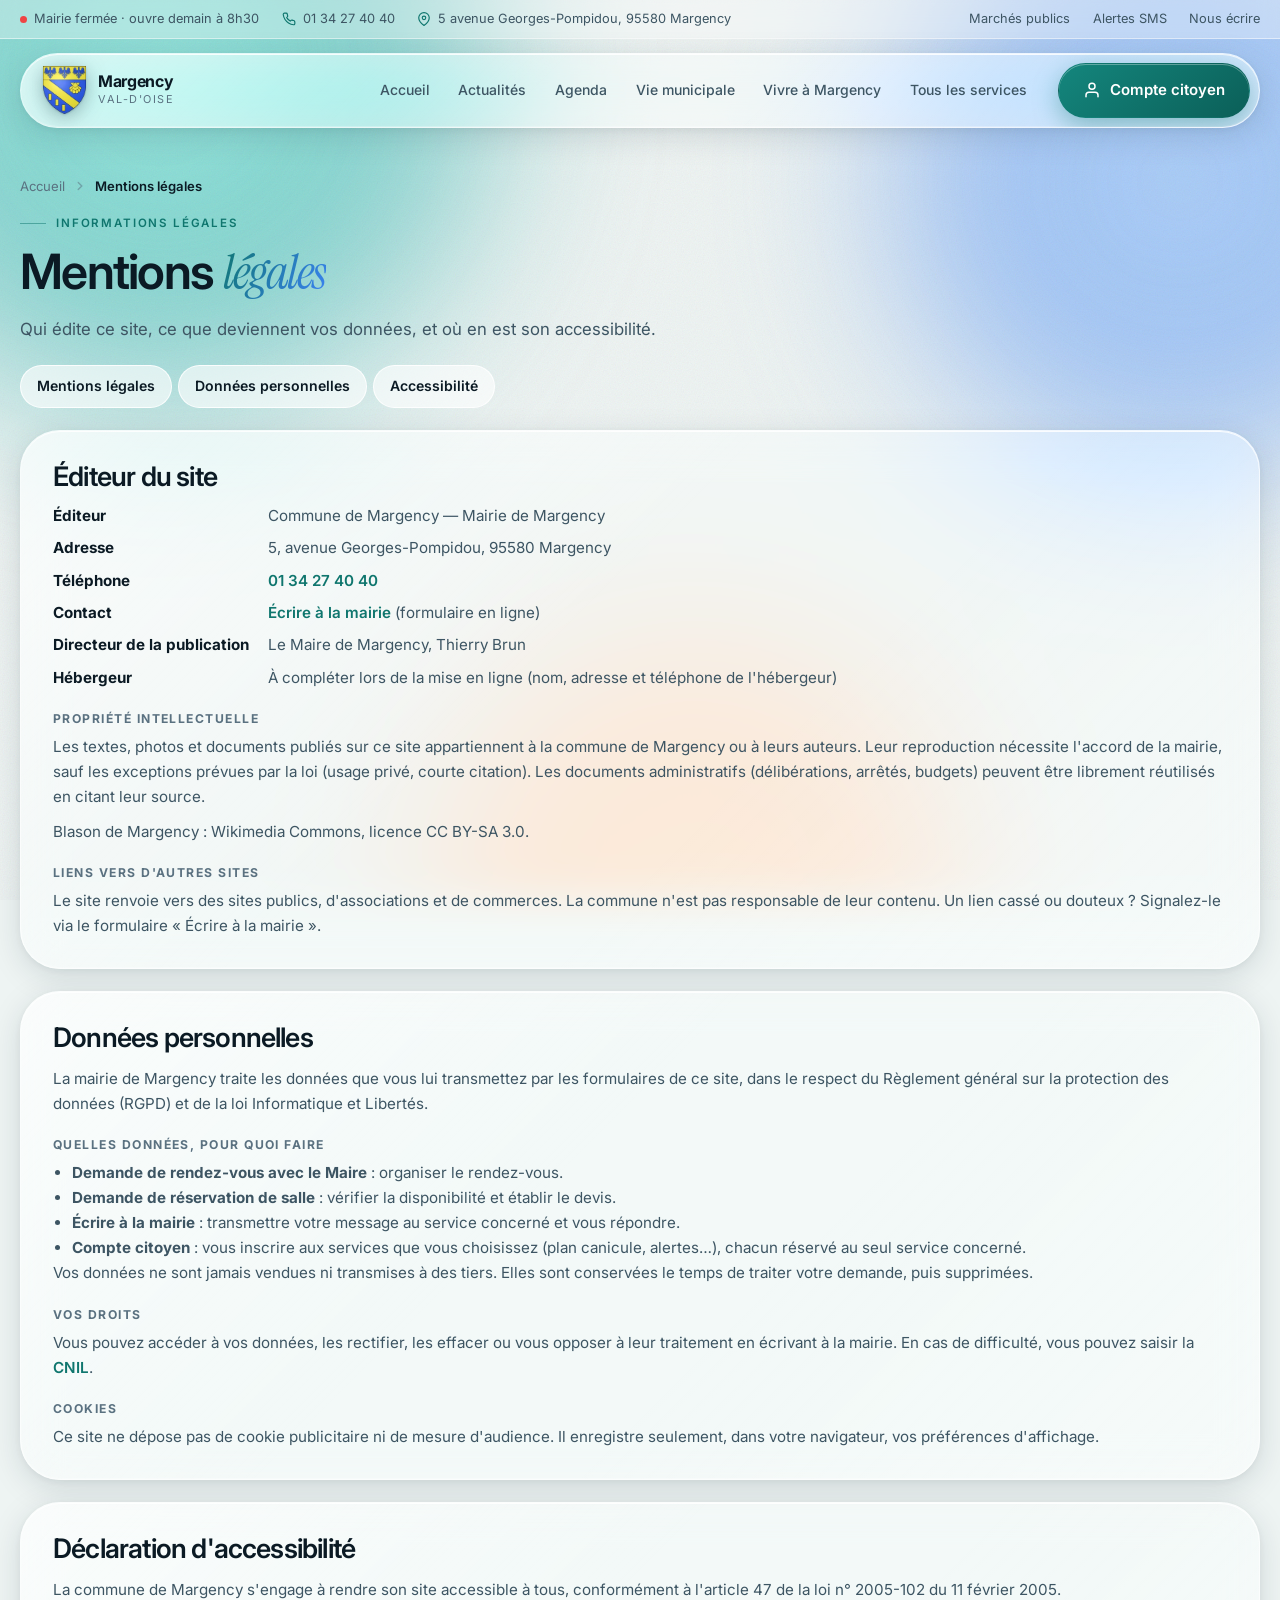
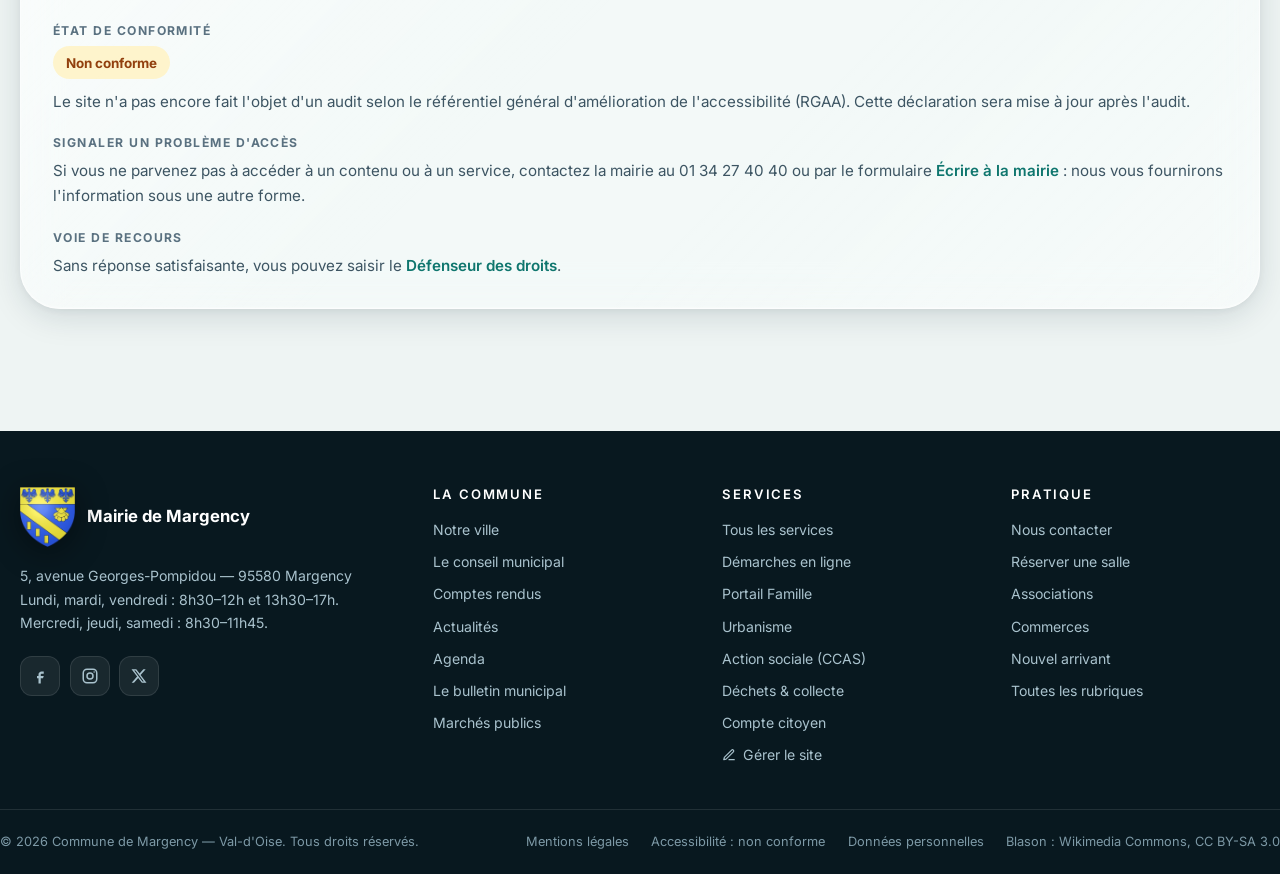
<file: mentions-legales.html>
<!DOCTYPE html>
<html lang="fr">
<head>
<meta charset="utf-8">
<meta name="viewport" content="width=device-width, initial-scale=1">
<title>Mentions légales — Mairie de Margency</title>
<meta name="description" content="Mentions légales, données personnelles et accessibilité du site de la mairie de Margency (95580).">
<link rel="icon" type="image/png" sizes="32x32" href="assets/site/favicon-32.png">
<link rel="apple-touch-icon" href="assets/site/favicon-180.png">
<link rel="preconnect" href="https://fonts.googleapis.com">
<link rel="preconnect" href="https://fonts.gstatic.com" crossorigin>
<link href="https://fonts.googleapis.com/css2?family=Instrument+Serif:ital@0;1&family=Inter:wght@300;400;500;600;700&display=swap" rel="stylesheet">
<link rel="stylesheet" href="css/base.css?v=2">
<style>
.legal{padding-bottom:60px}
.legal .panel{padding:30px 32px; border-radius:var(--r-xl); margin-bottom:22px; scroll-margin-top:110px}
.legal h2{font-size:clamp(1.3rem,2.1vw,1.7rem); letter-spacing:-.03em; margin-bottom:.8rem}
.legal h3{font-size:.76rem; font-weight:700; letter-spacing:.12em; text-transform:uppercase; color:var(--ink-mute); margin:1.4rem 0 .5rem}
.legal p, .legal li{color:var(--ink-soft); font-size:.95rem; line-height:1.65}
.legal p + p{margin-top:.6rem}
.legal ul{padding-left:1.2rem; margin:.4rem 0 0}
.legal dl{display:grid; grid-template-columns:auto minmax(0,1fr); gap:.5rem 1.2rem; margin:0; font-size:.95rem}
.legal dt{font-weight:700}
.legal dd{margin:0; color:var(--ink-soft)}
.legal a{color:var(--brand); font-weight:600}
.statut-rgaa{display:inline-block; padding:.35rem .8rem; border-radius:var(--r-pill); font-size:.84rem; font-weight:700; color:#92400e; background:rgba(254,243,199,.9)}
.sommaire-l{display:flex; gap:6px; flex-wrap:wrap; margin-top:1.4rem}
.sommaire-l a{padding:.55rem 1rem; border-radius:var(--r-pill); font-size:.88rem; font-weight:600; background:rgba(255,255,255,.62); border:1px solid rgba(255,255,255,.85)}
@media (max-width:760px){ .legal .panel{padding:22px 20px} .legal dl{grid-template-columns:minmax(0,1fr)} }
</style>
</head>
<body>

<div class="aurora">
  <div class="blob b1"></div><div class="blob b2"></div>
  <div class="blob b3"></div><div class="blob b4"></div>
</div>
<div class="grain"></div>

<div class="topbar">
  <div class="wrap">
    <div class="topbar-l">
      <span class="topbar-item" id="statutMairie"><span class="pulse"></span> <span class="statut-txt">Horaires de la mairie</span></span>
      <a class="topbar-item" href="tel:0134274040">
        <svg viewBox="0 0 24 24" fill="none" stroke="currentColor" stroke-width="2" stroke-linecap="round"><path d="M22 16.9v3a2 2 0 0 1-2.2 2 19.8 19.8 0 0 1-8.6-3.1 19.5 19.5 0 0 1-6-6A19.8 19.8 0 0 1 2.1 4.2 2 2 0 0 1 4.1 2h3a2 2 0 0 1 2 1.7c.1.9.3 1.8.6 2.6a2 2 0 0 1-.5 2.1L8.1 9.6a16 16 0 0 0 6 6l1.2-1.1a2 2 0 0 1 2.1-.5c.8.3 1.7.5 2.6.6a2 2 0 0 1 1.7 2z"/></svg>
        01 34 27 40 40
      </a>
      <span class="topbar-item">
        <svg viewBox="0 0 24 24" fill="none" stroke="currentColor" stroke-width="2"><path d="M21 10c0 7-9 13-9 13s-9-6-9-13a9 9 0 0 1 18 0z"/><circle cx="12" cy="10" r="3"/></svg>
        5 avenue Georges-Pompidou, 95580 Margency
      </span>
    </div>
    <div class="topbar-l" style="display:flex">
      <a href="vie-municipale.html#marches">Marchés publics</a>
      <a href="compte-citoyen.html">Alertes SMS</a>
      <a href="vie-municipale.html#mairie/ecrire">Nous écrire</a>
    </div>
  </div>
</div>

<header class="site" id="header">
  <div class="wrap">
    <div class="navbar glass">
      <a class="brand" href="index.html">
        <img class="blason" src="assets/site/blason-128.webp" width="44" height="48" alt="Blason de Margency">
        <span class="brand-txt"><strong>Margency</strong><span>Val-d'Oise</span></span>
      </a>
      <nav class="main">
          <a href="index.html">Accueil</a>
          <a href="actualites.html">Actualités</a>
          <a href="agenda.html">Agenda</a>
          <a href="vie-municipale.html">Vie municipale</a>
          <a href="vivre-a-margency.html">Vivre à Margency</a>
          <a href="services.html">Tous les services</a>
        </nav>
      <div class="nav-actions">
        <a class="btn btn-solid" href="compte-citoyen.html">
          <svg viewBox="0 0 24 24" fill="none" stroke="currentColor" stroke-width="2" stroke-linecap="round"><path d="M20 21v-2a4 4 0 0 0-4-4H8a4 4 0 0 0-4 4v2"/><circle cx="12" cy="7" r="4"/></svg>
          <span class="lbl">Compte citoyen</span>
        </a>
        <button class="icon-btn burger" id="burger" aria-label="Menu">
          <svg viewBox="0 0 24 24" fill="none" stroke="currentColor" stroke-width="2" stroke-linecap="round"><path d="M4 7h16M4 12h16M4 17h16"/></svg>
        </button>
      </div>
    </div>
  </div>
</header>

<div class="sheet" id="sheet">
  <div class="wrap">
    <div class="sheet-inner glass">
      <button class="icon-btn close" id="closeSheet" aria-label="Fermer">
        <svg viewBox="0 0 24 24" fill="none" stroke="currentColor" stroke-width="2" stroke-linecap="round"><path d="M18 6 6 18M6 6l12 12"/></svg>
      </button>
      <nav>
            <a href="index.html">Accueil</a>
            <a href="actualites.html">Actualités</a>
            <a href="agenda.html">Agenda</a>
            <a href="vie-municipale.html">Vie municipale</a>
            <a href="enfance-education.html">Enfance &amp; Éducation</a>
            <a href="sport-loisirs-culture.html">Sport, Loisirs &amp; Culture</a>
            <a href="vivre-a-margency.html">Vivre à Margency</a>
            <a href="environnement-urbanisme.html">Environnement &amp; Urbanisme</a>
            <a href="action-sociale.html">Action sociale</a>
            <a href="conseil-municipal.html">Conseil municipal</a>
            <a href="services.html">Tous les services</a>
            <a href="compte-citoyen.html">Compte citoyen</a>
          </nav>
    </div>
  </div>
</div>

<main>
  <div class="page-head"><div class="wrap">
    <div class="crumb"><a href="index.html">Accueil</a><svg viewBox="0 0 24 24" fill="none" stroke="currentColor" stroke-width="2.4" stroke-linecap="round"><path d="m9 6 6 6-6 6"/></svg><b>Mentions légales</b></div>
    <div class="eyebrow">Informations légales</div>
    <h1>Mentions <em>légales</em></h1>
    <p class="lead">Qui édite ce site, ce que deviennent vos données, et où en est son accessibilité.</p>
    <nav class="sommaire-l"><a href="#mentions">Mentions légales</a><a href="#donnees">Données personnelles</a><a href="#accessibilite">Accessibilité</a></nav>
  </div></div>
  <div class="wrap legal">
    <section class="panel glass" id="mentions">
      <h2>Éditeur du site</h2>
      <dl>
        <dt>Éditeur</dt><dd>Commune de Margency — Mairie de Margency</dd>
        <dt>Adresse</dt><dd>5, avenue Georges-Pompidou, 95580 Margency</dd>
        <dt>Téléphone</dt><dd><a href="tel:0134274040">01 34 27 40 40</a></dd>
        <dt>Contact</dt><dd><a href="vie-municipale.html#mairie/ecrire">Écrire à la mairie</a> (formulaire en ligne)</dd>
        <dt>Directeur de la publication</dt><dd>Le Maire de Margency, Thierry Brun</dd>
        <dt>Hébergeur</dt><dd>À compléter lors de la mise en ligne (nom, adresse et téléphone de l'hébergeur)</dd>
      </dl>
      <h3>Propriété intellectuelle</h3>
      <p>Les textes, photos et documents publiés sur ce site appartiennent à la commune de Margency ou à leurs auteurs. Leur reproduction nécessite l'accord de la mairie, sauf les exceptions prévues par la loi (usage privé, courte citation). Les documents administratifs (délibérations, arrêtés, budgets) peuvent être librement réutilisés en citant leur source.</p>
      <p>Blason de Margency : Wikimedia Commons, licence CC BY-SA 3.0.</p>
      <h3>Liens vers d'autres sites</h3>
      <p>Le site renvoie vers des sites publics, d'associations et de commerces. La commune n'est pas responsable de leur contenu. Un lien cassé ou douteux ? Signalez-le via le formulaire « Écrire à la mairie ».</p>
    </section>

    <section class="panel glass" id="donnees">
      <h2>Données personnelles</h2>
      <p>La mairie de Margency traite les données que vous lui transmettez par les formulaires de ce site, dans le respect du Règlement général sur la protection des données (RGPD) et de la loi Informatique et Libertés.</p>
      <h3>Quelles données, pour quoi faire</h3>
      <ul>
        <li><b>Demande de rendez-vous avec le Maire</b> : organiser le rendez-vous.</li>
        <li><b>Demande de réservation de salle</b> : vérifier la disponibilité et établir le devis.</li>
        <li><b>Écrire à la mairie</b> : transmettre votre message au service concerné et vous répondre.</li>
        <li><b>Compte citoyen</b> : vous inscrire aux services que vous choisissez (plan canicule, alertes…), chacun réservé au seul service concerné.</li>
      </ul>
      <p>Vos données ne sont jamais vendues ni transmises à des tiers. Elles sont conservées le temps de traiter votre demande, puis supprimées.</p>
      <h3>Vos droits</h3>
      <p>Vous pouvez accéder à vos données, les rectifier, les effacer ou vous opposer à leur traitement en écrivant à la mairie. En cas de difficulté, vous pouvez saisir la <a href="https://www.cnil.fr/fr/plaintes" target="_blank" rel="noopener">CNIL</a>.</p>
      <h3>Cookies</h3>
      <p>Ce site ne dépose pas de cookie publicitaire ni de mesure d'audience. Il enregistre seulement, dans votre navigateur, vos préférences d'affichage.</p>
    </section>

    <section class="panel glass" id="accessibilite">
      <h2>Déclaration d'accessibilité</h2>
      <p>La commune de Margency s'engage à rendre son site accessible à tous, conformément à l'article 47 de la loi n° 2005-102 du 11 février 2005.</p>
      <h3>État de conformité</h3>
      <p><span class="statut-rgaa">Non conforme</span></p>
      <p>Le site n'a pas encore fait l'objet d'un audit selon le référentiel général d'amélioration de l'accessibilité (RGAA). Cette déclaration sera mise à jour après l'audit.</p>
      <h3>Signaler un problème d'accès</h3>
      <p>Si vous ne parvenez pas à accéder à un contenu ou à un service, contactez la mairie au 01 34 27 40 40 ou par le formulaire <a href="vie-municipale.html#mairie/ecrire">Écrire à la mairie</a> : nous vous fournirons l'information sous une autre forme.</p>
      <h3>Voie de recours</h3>
      <p>Sans réponse satisfaisante, vous pouvez saisir le <a href="https://formulaire.defenseurdesdroits.fr/" target="_blank" rel="noopener">Défenseur des droits</a>.</p>
    </section>
  </div>
</main>

<footer>
  <div class="wrap">
    <div class="f-grid">
      <div>
        <div class="f-brand">
          <img class="blason blason-lg" src="assets/site/blason-256.webp" width="55" height="60" alt="Blason de Margency">
          <strong>Mairie de Margency</strong>
        </div>
        <p class="f-about">5, avenue Georges-Pompidou — 95580 Margency<br><span data-horaires-mairie>Lundi, mardi, vendredi : 8h30–12h et 13h30–17h.<br>Mercredi, jeudi, samedi : 8h30–11h45.</span></p>
                <div class="socials">
          <a class="soc" href="https://www.facebook.com/profile.php?id=100007993065299" target="_blank" rel="noopener" aria-label="Facebook"><svg viewBox="0 0 24 24" fill="currentColor"><path d="M14 9h3V6h-3c-2.2 0-4 1.8-4 4v2H8v3h2v7h3v-7h3l1-3h-4v-2c0-.6.4-1 1-1z"/></svg></a>
          <a class="soc" href="https://www.instagram.com/margency95580/" target="_blank" rel="noopener" aria-label="Instagram"><svg viewBox="0 0 24 24" fill="none" stroke="currentColor" stroke-width="2"><rect x="3" y="3" width="18" height="18" rx="5"/><circle cx="12" cy="12" r="4"/><circle cx="17.5" cy="6.5" r="1" fill="currentColor" stroke="none"/></svg></a>
          <a class="soc" href="https://twitter.com/villedemargency" target="_blank" rel="noopener" aria-label="X (Twitter)"><svg viewBox="0 0 24 24" fill="currentColor"><path d="M17.8 3h3.1l-6.8 7.8L22 21h-6.2l-4.9-6.4L5.3 21H2.2l7.3-8.3L2 3h6.4l4.4 5.8zm-1.1 16.2h1.7L7.4 4.7H5.6z"/></svg></a>
        </div>
        </div>
        <div>
          <h4>La commune</h4>
          <ul>
            <li><a href="services.html">Notre ville</a></li>
            <li><a href="conseil-municipal.html#elus">Le conseil municipal</a></li>
            <li><a href="conseil-municipal.html#seances">Comptes rendus</a></li>
            <li><a href="actualites.html">Actualités</a></li>
            <li><a href="agenda.html">Agenda</a></li>
            <li><a href="vie-municipale.html#magazines">Le bulletin municipal</a></li>
            <li><a href="vie-municipale.html#marches">Marchés publics</a></li>
          </ul>
        </div>
        <div>
          <h4>Services</h4>
          <ul>
            <li><a href="services.html">Tous les services</a></li>
            <li><a href="vie-municipale.html#demarches">Démarches en ligne</a></li>
            <li><a href="enfance-education.html#portail">Portail Famille</a></li>
            <li><a href="environnement-urbanisme.html">Urbanisme</a></li>
            <li><a href="action-sociale.html">Action sociale (CCAS)</a></li>
            <li><a href="vie-municipale.html#dechets">Déchets &amp; collecte</a></li>
            <li><a href="compte-citoyen.html">Compte citoyen</a></li>
            <li><a class="agent-link" href="gestion.html"><svg viewBox="0 0 24 24" fill="none" stroke="currentColor" stroke-width="2" stroke-linecap="round" stroke-linejoin="round"><path d="M12 20h9"/><path d="M16.5 3.5a2.1 2.1 0 0 1 3 3L7 19l-4 1 1-4z"/></svg>Gérer le site</a></li>
          </ul>
        </div>
        <div>
          <h4>Pratique</h4>
          <ul>
            <li><a href="vie-municipale.html#mairie/ecrire">Nous contacter</a></li>
            <li><a href="vivre-a-margency.html#salles">Réserver une salle</a></li>
            <li><a href="sport-loisirs-culture.html#associations">Associations</a></li>
            <li><a href="vivre-a-margency.html#commerces">Commerces</a></li>
            <li><a href="vivre-a-margency.html">Nouvel arrivant</a></li>
            <li><a href="services.html">Toutes les rubriques</a></li>
          </ul>
        </div>
      </div>
    </div>
    <div class="f-bottom">
      <span>© <span data-annee>2026</span> Commune de Margency — Val-d'Oise. Tous droits réservés.</span>
      <span style="display:flex;gap:1.4rem;flex-wrap:wrap">
        <a href="mentions-legales.html#mentions">Mentions légales</a>
        <a href="mentions-legales.html#accessibilite">Accessibilité : non conforme</a>
        <a href="mentions-legales.html#donnees">Données personnelles</a>
        <a href="https://commons.wikimedia.org/wiki/File:Blason_ville_fr_Margency_(Val-d%27Oise).svg" target="_blank" rel="noopener">Blason : Wikimedia Commons, CC BY-SA 3.0</a>
      </span>
    </div>
  </div>
</footer>
<script src="js/compte-demo.js"></script>
<script src="js/horaires.js"></script>
<script>MD.chrome();</script>
</body>
</html>
</file>
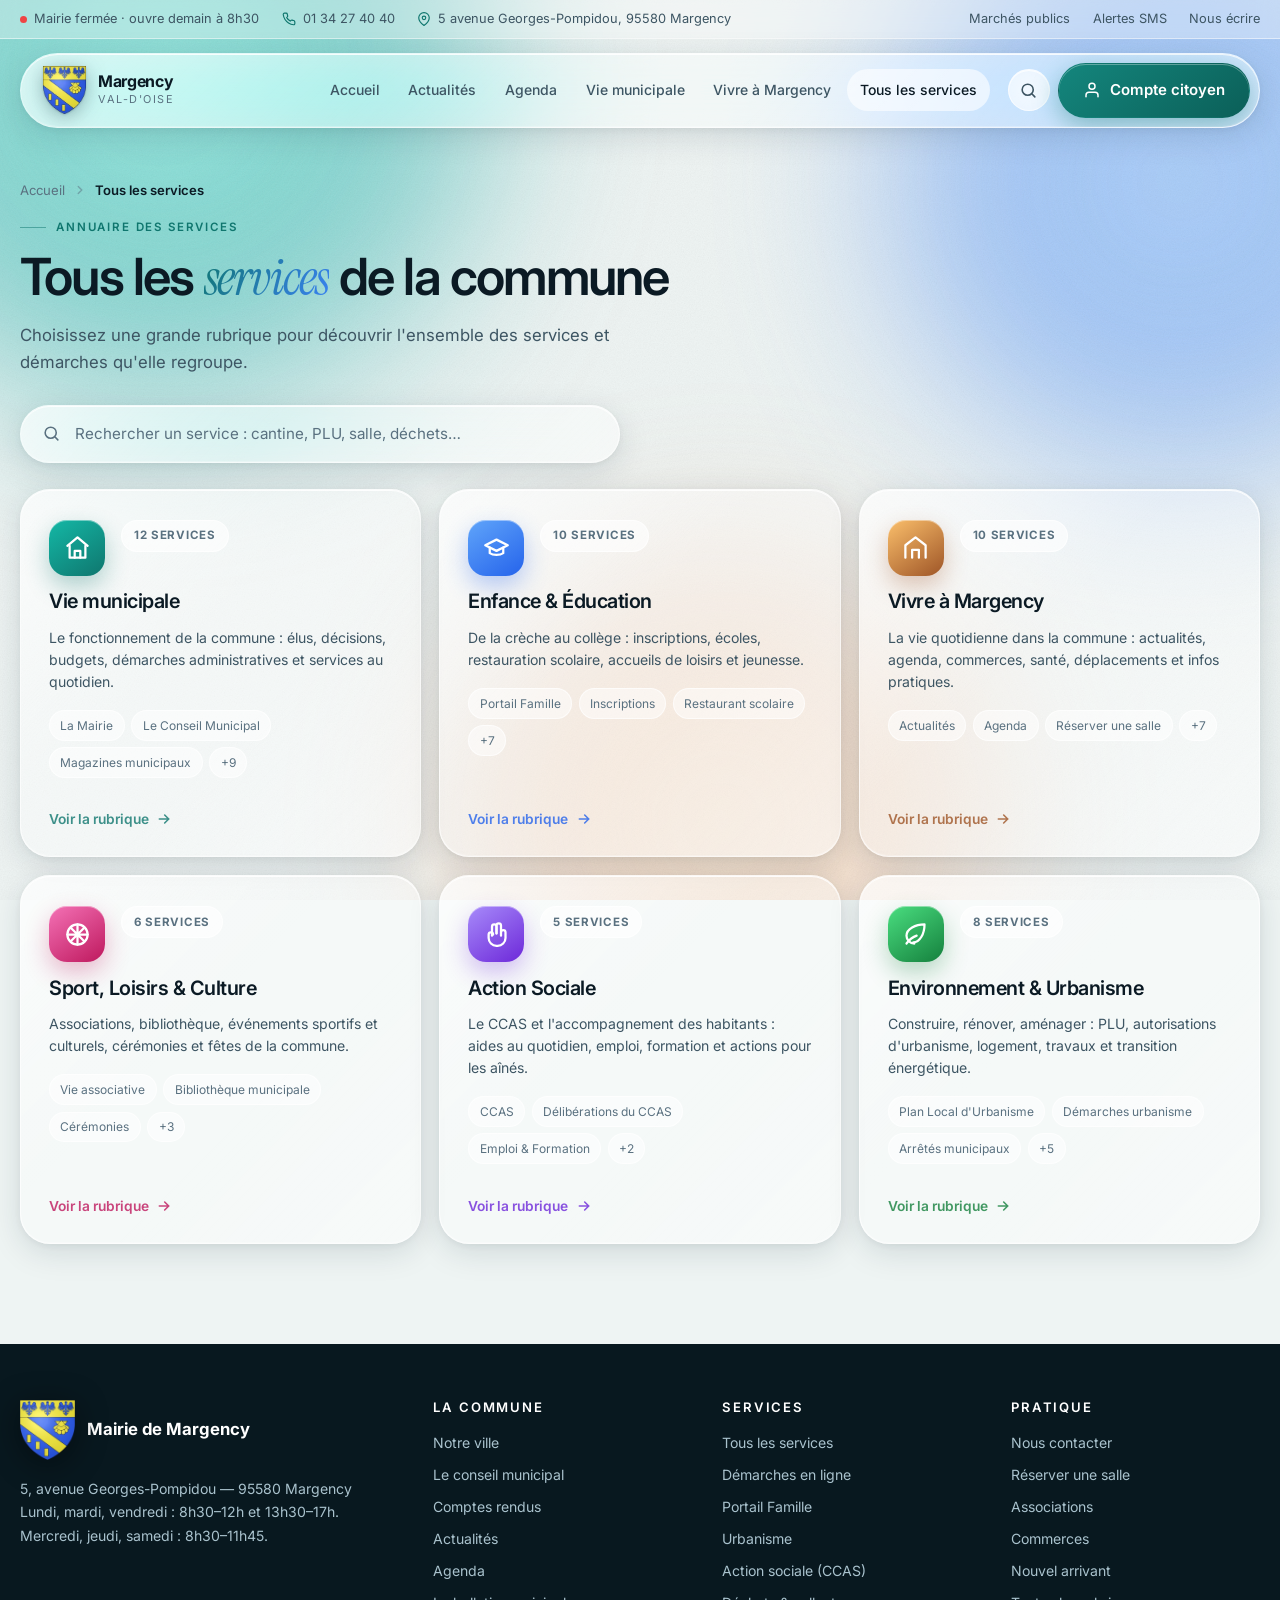
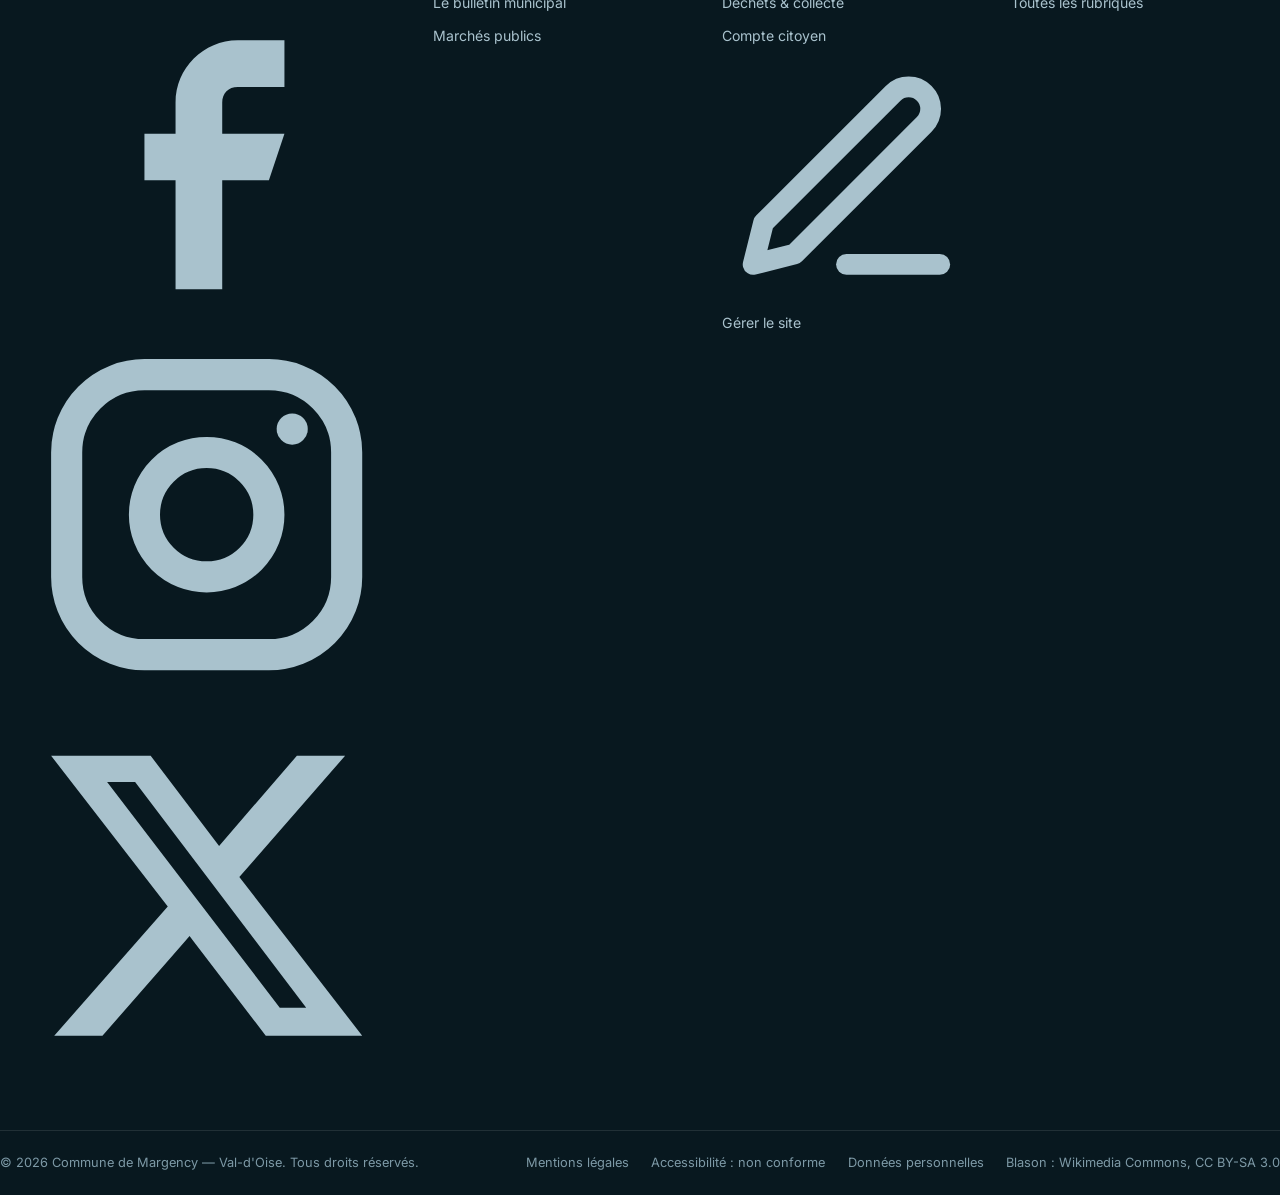
<file: services.html>
<!DOCTYPE html>
<html lang="fr">
<head>
<meta charset="utf-8">
<meta name="viewport" content="width=device-width, initial-scale=1">
<title>Tous les services — Mairie de Margency</title>
<meta name="description" content="L'ensemble des services de la commune de Margency (95580), classés par grande rubrique.">
<link rel="icon" type="image/png" sizes="32x32" href="assets/site/favicon-32.png">
<link rel="apple-touch-icon" href="assets/site/favicon-180.png">
<link rel="preconnect" href="https://fonts.googleapis.com">
<link rel="preconnect" href="https://fonts.gstatic.com" crossorigin>
<link href="https://fonts.googleapis.com/css2?family=Instrument+Serif:ital@0;1&family=Inter:wght@300;400;500;600;700&display=swap" rel="stylesheet">
<style>
/* ============================================================
   MAIRIE DE MARGENCY — Tous les services
   Reprend strictement le design system de index.html
   ============================================================ */
:root{
  --ink:#0b1a24; --ink-soft:#3d5563; --ink-mute:#5a7180;
  --brand:#0f766e; --brand-2:#0ea5a2; --accent:#9e5527; --sky:#3b82f6;
  --bg:#eef4f3; --surface:#ffffff;
  --glass-bg:rgba(255,255,255,.42);
  --glass-bg-strong:rgba(255,255,255,.62);
  --glass-brd:rgba(255,255,255,.65);
  --glass-shadow:0 8px 32px rgba(9,42,54,.13), 0 2px 8px rgba(9,42,54,.06);
  --glass-inner:inset 0 1px 0 rgba(255,255,255,.85), inset 0 -1px 0 rgba(255,255,255,.25);
  --blur:blur(22px) saturate(180%);
  --r-sm:14px; --r-md:22px; --r-lg:30px; --r-xl:40px; --r-pill:999px;
  --maxw:1240px;
  --ease:cubic-bezier(.22,1,.36,1);
}
*{box-sizing:border-box}
html{scroll-behavior:smooth}
body{margin:0; background:var(--bg); color:var(--ink);
  font-family:'Inter',system-ui,-apple-system,'Segoe UI',sans-serif;
  font-size:16px; line-height:1.6; -webkit-font-smoothing:antialiased; overflow-x:hidden}
img{max-width:100%; display:block}
a{color:inherit; text-decoration:none}
h1,h2,h3,h4{margin:0; line-height:1.12; font-weight:600; letter-spacing:-.02em}
p{margin:0}
.wrap{width:min(100% - 40px, var(--maxw)); margin-inline:auto}
.eyebrow{font-size:.72rem; font-weight:600; letter-spacing:.16em; text-transform:uppercase;
  color:var(--brand); display:flex; align-items:center; gap:10px}
.eyebrow::before{content:""; width:26px; height:1.5px; background:currentColor; opacity:.5}

/* ---------- fond ---------- */
.aurora{position:fixed; inset:0; z-index:-2; overflow:hidden; pointer-events:none}
.blob{position:absolute; border-radius:50%; filter:blur(90px); opacity:.55}
.b1{width:640px;height:640px;background:radial-gradient(circle,#5eead4,#0ea5a2 60%);top:-240px;left:-160px;animation:float1 24s ease-in-out infinite}
.b2{width:560px;height:560px;background:radial-gradient(circle,#93c5fd,#3b82f6 65%);top:-100px;right:-180px;animation:float2 30s ease-in-out infinite}
.b3{width:520px;height:520px;background:radial-gradient(circle,#fed7aa,#f59e6b 65%);top:560px;left:36%;opacity:.38;animation:float3 27s ease-in-out infinite}
.b4{width:600px;height:600px;background:radial-gradient(circle,#a7f3d0,#34d399 65%);top:1160px;right:-200px;opacity:.33;animation:float1 33s ease-in-out infinite}
.grain{position:fixed;inset:0;z-index:-1;pointer-events:none;opacity:.5;
  background-image:url("data:image/svg+xml,%3Csvg xmlns='http://www.w3.org/2000/svg' width='140' height='140'%3E%3Cfilter id='n'%3E%3CfeTurbulence type='fractalNoise' baseFrequency='.85' numOctaves='3'/%3E%3CfeColorMatrix type='saturate' values='0'/%3E%3C/filter%3E%3Crect width='140' height='140' filter='url(%23n)' opacity='.22'/%3E%3C/svg%3E")}
@keyframes float1{0%,100%{transform:translate(0,0) scale(1)}50%{transform:translate(70px,60px) scale(1.12)}}
@keyframes float2{0%,100%{transform:translate(0,0) scale(1)}50%{transform:translate(-80px,50px) scale(1.08)}}
@keyframes float3{0%,100%{transform:translate(0,0) scale(1)}50%{transform:translate(50px,-70px) scale(1.15)}}

/* ---------- liquid glass ---------- */
.glass{position:relative; background:var(--glass-bg);
  backdrop-filter:var(--blur); -webkit-backdrop-filter:var(--blur);
  border:1px solid var(--glass-brd);
  box-shadow:var(--glass-shadow), var(--glass-inner);
  border-radius:var(--r-lg); overflow:hidden; isolation:isolate}
.glass::before{content:""; position:absolute; inset:0; z-index:0; pointer-events:none;
  background:linear-gradient(135deg, rgba(255,255,255,.55) 0%, rgba(255,255,255,0) 42%, rgba(255,255,255,0) 60%, rgba(255,255,255,.22) 100%)}
.glass::after{content:""; position:absolute; z-index:0; pointer-events:none; inset:-1px;
  opacity:0; transition:opacity .45s var(--ease);
  background:radial-gradient(340px circle at var(--mx,50%) var(--my,50%), rgba(255,255,255,.6), transparent 62%)}
.glass:hover::after{opacity:1}
.glass > *{position:relative; z-index:1}

/* ---------- boutons ---------- */
.btn{--pad:.9rem 1.5rem; display:inline-flex; align-items:center; gap:.6rem; padding:var(--pad);
  border-radius:var(--r-pill); font-weight:600; font-size:.94rem; cursor:pointer;
  border:1px solid transparent; position:relative; overflow:hidden; isolation:isolate;
  transition:transform .35s var(--ease), box-shadow .35s var(--ease), background .3s; white-space:nowrap}
.btn svg{width:18px;height:18px;flex:none;transition:transform .35s var(--ease)}
.btn:hover{transform:translateY(-2px)}
.btn:active{transform:translateY(0) scale(.98)}
.btn:hover svg:not(.no-slide){transform:translateX(3px)}
.btn-glass{background:var(--glass-bg-strong); color:var(--ink);
  backdrop-filter:var(--blur); -webkit-backdrop-filter:var(--blur);
  border-color:var(--glass-brd); box-shadow:0 6px 22px rgba(9,42,54,.12), var(--glass-inner)}
.btn-glass::before{content:"";position:absolute;inset:0;z-index:-1;
  background:linear-gradient(140deg,rgba(255,255,255,.8),rgba(255,255,255,0) 55%)}
.btn-glass:hover{background:rgba(255,255,255,.8); box-shadow:0 12px 34px rgba(9,42,54,.18), var(--glass-inner)}
.btn-solid{background:linear-gradient(140deg,#14867d,#0b5f58); color:#fff;
  box-shadow:0 8px 26px rgba(15,118,110,.4), inset 0 1px 0 rgba(255,255,255,.32)}
.btn-solid:hover{box-shadow:0 14px 38px rgba(15,118,110,.5), inset 0 1px 0 rgba(255,255,255,.32)}
.btn-lg{--pad:1.05rem 1.9rem; font-size:1rem}
.btn-back svg{transition:transform .35s var(--ease)}
.btn-back:hover svg{transform:translateX(-4px)}

/* ---------- header (identique à l'accueil) ---------- */
.topbar{font-size:.8rem; color:var(--ink-soft); padding:.55rem 0;
  border-bottom:1px solid rgba(255,255,255,.5); background:rgba(255,255,255,.3);
  backdrop-filter:blur(10px); -webkit-backdrop-filter:blur(10px)}
.topbar .wrap{display:flex; justify-content:space-between; align-items:center; gap:1rem; flex-wrap:wrap}
.topbar-l{display:flex; gap:1.4rem; align-items:center}
.topbar-item{display:flex; align-items:center; gap:.45rem}
.topbar-item svg{width:14px;height:14px;color:var(--brand)}
.topbar a:hover{color:var(--brand)}
/* statut de la mairie : gris le temps du calcul, puis vert / orange / rouge (js/horaires.js) */
.pulse{--dot:148,163,184; width:7px;height:7px;border-radius:50%;flex:none;
  background:rgb(var(--dot)); box-shadow:0 0 0 0 rgba(var(--dot),.6);
  animation:pulse 2.4s infinite; transition:background .4s}
.pulse.vert{--dot:34,197,94}
.pulse.orange{--dot:245,158,11}
.pulse.rouge{--dot:239,68,68; animation:none}
@keyframes pulse{70%{box-shadow:0 0 0 8px rgba(var(--dot),0)}100%{box-shadow:0 0 0 0 rgba(var(--dot),0)}}

header.site{position:sticky; top:0; z-index:100}
.navbar{margin-top:14px; padding:.55rem .55rem .55rem 1.35rem; border-radius:var(--r-pill);
  display:flex; align-items:center; gap:1.1rem; transition:box-shadow .4s var(--ease), background .4s}
header.site.scrolled .navbar{background:rgba(255,255,255,.68); box-shadow:0 10px 40px rgba(9,42,54,.16), var(--glass-inner)}
.brand{display:flex; align-items:center; gap:.75rem; flex:none}
.crest{width:42px;height:42px;border-radius:13px; flex:none;
  background:linear-gradient(145deg,#14867d,#0b5f58); display:grid;place-items:center;color:#fff;
  box-shadow:0 6px 18px rgba(15,118,110,.38), inset 0 1px 0 rgba(255,255,255,.4)}
.crest svg{width:22px;height:22px}
.brand-txt strong{display:block;font-size:1rem;font-weight:700;letter-spacing:-.02em;line-height:1.15}
.brand-txt span{display:block;font-size:.68rem;letter-spacing:.14em;text-transform:uppercase;color:var(--ink-mute)}
nav.main{display:flex; gap:.15rem; margin-left:auto; align-items:center}
nav.main > a{padding:.62rem .82rem; border-radius:var(--r-pill); font-size:.875rem; font-weight:500;
  color:var(--ink-soft); transition:color .25s, background .3s}
nav.main > a:hover, nav.main > a.active{color:var(--ink); background:rgba(255,255,255,.6)}
.nav-actions{display:flex; gap:.5rem; align-items:center; flex:none}
.icon-btn{width:42px;height:42px;border-radius:50%; display:grid;place-items:center; cursor:pointer;
  background:rgba(255,255,255,.55); border:1px solid var(--glass-brd); color:var(--ink-soft);
  backdrop-filter:blur(12px); -webkit-backdrop-filter:blur(12px);
  box-shadow:inset 0 1px 0 rgba(255,255,255,.8); transition:.3s var(--ease)}
.icon-btn:hover{background:#fff; color:var(--brand); transform:translateY(-2px)}
.icon-btn svg{width:19px;height:19px}
.burger{display:none}

/* ============================================================
   EN-TÊTE DE PAGE
   ============================================================ */
.page-head{padding:52px 0 26px}
.crumb{display:flex; align-items:center; gap:.5rem; font-size:.82rem; color:var(--ink-mute); margin-bottom:1.1rem}
.crumb a:hover{color:var(--brand)}
.crumb svg{width:14px;height:14px;opacity:.5}
.crumb b{color:var(--ink); font-weight:600}
.page-head h1{font-size:clamp(2.2rem,4vw,3.4rem); letter-spacing:-.035em; margin-top:.7rem}
.page-head h1 em{font-family:'Instrument Serif',Georgia,serif; font-style:italic; font-weight:400;
  background:linear-gradient(120deg,#0f766e,#3b82f6); -webkit-background-clip:text; background-clip:text; color:transparent}
.page-head .lead{margin-top:1rem; font-size:1.05rem; color:var(--ink-soft); max-width:58ch}

/* recherche */
.searchbar{display:flex; align-items:center; gap:.9rem; padding:.5rem .5rem .5rem 1.3rem;
  border-radius:var(--r-pill); margin-top:1.8rem; max-width:600px}
.searchbar svg.mag{width:19px;height:19px;color:var(--ink-mute);flex:none}
.searchbar input{flex:1; border:none; background:none; outline:none; font:inherit; font-size:.95rem;
  color:var(--ink); padding:.5rem 0}
.searchbar input::placeholder{color:var(--ink-mute)}
.search-clear{display:none}
.search-clear.on{display:grid}

/* ============================================================
   VUE 1 — LES GRANDES RUBRIQUES
   ============================================================ */
.views{position:relative; padding-bottom:60px}
.view{display:none}
.view.on{display:block; animation:viewIn .55s var(--ease) both}
@keyframes viewIn{from{opacity:0; transform:translateY(20px)} to{opacity:1; transform:none}}

.cat-grid{display:grid; grid-template-columns:repeat(3,minmax(0,1fr)); gap:18px}
.cat{
  --glow:rgba(15,118,110,.3);
  padding:30px 28px 26px; border-radius:var(--r-lg); cursor:pointer; text-align:left;
  display:flex; flex-direction:column; gap:.9rem; font:inherit; color:inherit;
  border:1px solid var(--glass-brd); background:var(--glass-bg);
  transition:transform .5s var(--ease), box-shadow .5s var(--ease), background .4s, border-color .4s;
}
.cat:hover{
  transform:translateY(-8px) scale(1.018);
  background:rgba(255,255,255,.74);
  border-color:rgba(255,255,255,.9);
  box-shadow:0 26px 56px rgba(9,42,54,.18), 0 0 0 1px rgba(255,255,255,.5), 0 14px 40px var(--glow), var(--glass-inner);
}
.cat:focus-visible{outline:2px solid var(--brand); outline-offset:3px}
.cat-top{display:flex; align-items:flex-start; justify-content:space-between; gap:1rem}
.cat-ico{width:56px;height:56px;border-radius:18px; display:grid;place-items:center; color:#fff; flex:none;
  background:linear-gradient(145deg,var(--c1),var(--c2));
  box-shadow:0 10px 24px var(--glow), inset 0 1px 0 rgba(255,255,255,.42);
  transition:transform .5s var(--ease), box-shadow .5s var(--ease)}
.cat:hover .cat-ico{transform:scale(1.1) rotate(-5deg); box-shadow:0 16px 32px var(--glow), inset 0 1px 0 rgba(255,255,255,.5)}
.cat-ico svg{width:27px;height:27px}
.cat-count{font-size:.72rem; font-weight:700; letter-spacing:.06em; text-transform:uppercase;
  color:var(--ink-mute); padding:.35rem .75rem; border-radius:var(--r-pill);
  background:rgba(255,255,255,.6); border:1px solid rgba(255,255,255,.7); flex:none;
  transition:color .35s, background .35s}
.cat:hover .cat-count{color:#fff; background:linear-gradient(145deg,var(--c1),var(--c2)); border-color:transparent}
.cat h2{font-size:1.24rem; letter-spacing:-.025em}
.cat p{font-size:.88rem; color:var(--ink-soft); line-height:1.55}
.chips{display:flex; flex-wrap:wrap; gap:.4rem; margin-top:.2rem}
.chip{font-size:.75rem; color:var(--ink-mute); padding:.3rem .65rem; border-radius:var(--r-pill);
  background:rgba(255,255,255,.5); border:1px solid rgba(255,255,255,.65); white-space:nowrap;
  transition:background .35s, color .35s}
.cat:hover .chip{background:rgba(255,255,255,.85); color:var(--ink-soft)}
.cat-go{margin-top:auto; padding-top:1rem; font-size:.86rem; font-weight:600;
  display:flex; align-items:center; gap:.45rem; color:var(--c2); opacity:.8;
  transition:gap .4s var(--ease), opacity .35s}
.cat:hover .cat-go{opacity:1; gap:.75rem}
.cat-go svg{width:16px;height:16px}

/* ============================================================
   VUE 2 — LES SOUS-RUBRIQUES
   ============================================================ */
.sub-head{
  --glow:rgba(15,118,110,.3);
  padding:34px 36px; border-radius:var(--r-xl); margin-bottom:20px; position:relative; overflow:hidden;
  background:linear-gradient(140deg,var(--c1),var(--c2)); color:#fff;
  box-shadow:0 24px 60px var(--glow), inset 0 1px 0 rgba(255,255,255,.3);
  display:flex; align-items:center; gap:1.4rem; flex-wrap:wrap;
}
.sub-head::before{content:""; position:absolute; inset:0;
  background:radial-gradient(600px circle at 12% -20%, rgba(255,255,255,.34), transparent 62%),
             radial-gradient(500px circle at 95% 130%, rgba(255,255,255,.22), transparent 60%)}
.sub-head > *{position:relative}
.sub-head-ico{width:64px;height:64px;border-radius:20px;flex:none; display:grid;place-items:center;
  background:rgba(255,255,255,.2); border:1px solid rgba(255,255,255,.3);
  backdrop-filter:blur(14px); -webkit-backdrop-filter:blur(14px);
  box-shadow:inset 0 1px 0 rgba(255,255,255,.4)}
.sub-head-ico svg{width:31px;height:31px}
.sub-head h2{font-size:clamp(1.6rem,2.6vw,2.2rem)}
.sub-head p{opacity:.88; margin-top:.4rem; max-width:52ch; font-size:.95rem}
.sub-head .sh-count{margin-left:auto; text-align:right; flex:none}
.sub-head .sh-count b{display:block; font-size:2.4rem; font-weight:700; letter-spacing:-.04em; line-height:1}
.sub-head .sh-count span{font-size:.74rem; text-transform:uppercase; letter-spacing:.12em; opacity:.8}

.sub-grid{display:grid; grid-template-columns:repeat(3,minmax(0,1fr)); gap:14px}
.sub{
  --glow:rgba(15,118,110,.22);
  display:flex; align-items:center; gap:1rem; padding:18px 20px; border-radius:var(--r-md);
  background:var(--glass-bg); border:1px solid var(--glass-brd);
  backdrop-filter:var(--blur); -webkit-backdrop-filter:var(--blur);
  box-shadow:var(--glass-shadow), var(--glass-inner);
  transition:transform .45s var(--ease), box-shadow .45s var(--ease), background .35s;
  animation:subIn .5s var(--ease) both;
}
.sub:hover{transform:translateY(-5px) scale(1.015); background:rgba(255,255,255,.78);
  box-shadow:0 20px 44px rgba(9,42,54,.16), 0 10px 30px var(--glow), var(--glass-inner)}
.sub:focus-visible{outline:2px solid var(--brand); outline-offset:3px}
@keyframes subIn{from{opacity:0; transform:translateY(16px)} to{opacity:1; transform:none}}
.sub-dot{width:38px;height:38px;border-radius:12px;flex:none;display:grid;place-items:center;color:#fff;
  background:linear-gradient(145deg,var(--c1),var(--c2));
  box-shadow:0 6px 16px var(--glow), inset 0 1px 0 rgba(255,255,255,.4);
  transition:transform .45s var(--ease)}
.sub:hover .sub-dot{transform:scale(1.1) rotate(-6deg)}
.sub-dot svg{width:18px;height:18px}
.sub-t{flex:1; min-width:0}
.sub-t b{display:block; font-size:.95rem; font-weight:600; letter-spacing:-.01em; line-height:1.3}
.sub-t small{display:block; font-size:.78rem; color:var(--ink-mute); margin-top:.15rem}
.sub-arrow{color:var(--ink-mute); flex:none; transition:transform .45s var(--ease), color .35s}
.sub:hover .sub-arrow{color:var(--c2); transform:translateX(5px)}
.sub-arrow svg{width:18px;height:18px}

/* état vide de la recherche */
.empty{padding:60px 30px; text-align:center; border-radius:var(--r-lg)}
.empty svg{width:40px;height:40px;color:var(--ink-mute);margin:0 auto 1rem}
.empty h3{font-size:1.2rem}
.empty p{color:var(--ink-soft); margin-top:.5rem; font-size:.92rem}

/* barre de retour */
.backbar{display:flex; align-items:center; gap:.8rem; margin-bottom:18px; flex-wrap:wrap}

/* ============================================================
   FOOTER
   ============================================================ */
footer{margin-top:40px; background:#08181f; color:#a9c2cd; padding:56px 0 0}
.f-grid{display:grid; grid-template-columns:minmax(0,1.5fr) minmax(0,1fr) minmax(0,1fr) minmax(0,1fr); gap:40px; padding-bottom:40px}
footer h4{color:#fff; font-size:.82rem; letter-spacing:.14em; text-transform:uppercase; margin-bottom:1.1rem; font-weight:600}
footer ul{list-style:none; padding:0; margin:0; display:flex; flex-direction:column; gap:.6rem; font-size:.88rem}
footer li a{transition:color .25s, padding-left .25s}
footer li a:hover{color:#5eead4; padding-left:4px}
.f-brand{display:flex; align-items:center; gap:.8rem; margin-bottom:1.1rem}
.f-brand .crest{box-shadow:none}
.f-brand strong{color:#fff; font-size:1.05rem}
.f-about{font-size:.88rem; max-width:38ch; line-height:1.65}
.f-bottom{border-top:1px solid rgba(255,255,255,.1); padding:22px 0; font-size:.8rem;
  display:flex; justify-content:space-between; gap:1rem; flex-wrap:wrap; color:#7d99a6}
.f-bottom a:hover{color:#5eead4}

/* ---------- menu mobile ---------- */
.sheet{position:fixed; inset:0; z-index:200; display:none; padding:16px;
  background:rgba(238,244,243,.7); backdrop-filter:blur(26px); -webkit-backdrop-filter:blur(26px)}
.sheet.open{display:block}
.sheet-inner{padding:26px; border-radius:var(--r-lg); margin-top:70px}
.sheet nav{display:flex; flex-direction:column; gap:.2rem}
.sheet nav a{padding:.95rem .6rem; font-weight:500; border-bottom:1px solid rgba(11,26,36,.08)}
.sheet .close{position:absolute; top:28px; right:28px}

/* ============================================================
   RESPONSIVE
   ============================================================ */
@media (max-width:1100px){
  .cat-grid{grid-template-columns:repeat(2,minmax(0,1fr))}
  .sub-grid{grid-template-columns:repeat(2,minmax(0,1fr))}
  .f-grid{grid-template-columns:minmax(0,1fr) minmax(0,1fr)}
}
@media (max-width:900px){
  nav.main{display:none}
  .burger{display:grid}
  .topbar-l{display:none}
  .sub-head{padding:26px 24px}
  .sub-head .sh-count{margin-left:0}
}
@media (max-width:640px){
  .cat-grid{grid-template-columns:minmax(0,1fr)}
  .sub-grid{grid-template-columns:minmax(0,1fr)}
  .f-grid{grid-template-columns:minmax(0,1fr); gap:30px}
  .brand-txt span{display:none}
  .page-head{padding:34px 0 20px}
}
@media (max-width:760px){
  .navbar{gap:.6rem; padding-left:1rem}
  .nav-actions .btn-solid .lbl{display:none}
  .nav-actions .btn-solid{--pad:0; width:42px; height:42px; gap:0;
    justify-content:center; border-radius:50%}
  .nav-actions .btn-solid svg{width:19px;height:19px}
}
@media (prefers-reduced-motion:reduce){
  *{animation:none!important; transition:none!important}
}

/* ---------- blason de la commune ---------- */
.blason{height:48px; width:auto; flex:none; display:block;
  filter:drop-shadow(0 4px 10px rgba(9,42,54,.28)) drop-shadow(0 1px 1px rgba(9,42,54,.2));
  transition:transform .45s var(--ease)}
.brand:hover .blason{transform:rotate(-4deg) scale(1.06)}
.blason-lg{height:60px; filter:drop-shadow(0 6px 16px rgba(0,0,0,.45))}
@media (max-width:760px){ .navbar .blason{height:40px} }
</style>
</head>
<body>

<div class="aurora">
  <div class="blob b1"></div><div class="blob b2"></div>
  <div class="blob b3"></div><div class="blob b4"></div>
</div>
<div class="grain"></div>

<!-- ========================= HEADER ========================= -->
<div class="topbar">
  <div class="wrap">
    <div class="topbar-l">
      <span class="topbar-item" id="statutMairie"><span class="pulse"></span> <span class="statut-txt">Horaires de la mairie</span></span>
      <a class="topbar-item" href="tel:0134274040">
        <svg viewBox="0 0 24 24" fill="none" stroke="currentColor" stroke-width="2" stroke-linecap="round"><path d="M22 16.9v3a2 2 0 0 1-2.2 2 19.8 19.8 0 0 1-8.6-3.1 19.5 19.5 0 0 1-6-6A19.8 19.8 0 0 1 2.1 4.2 2 2 0 0 1 4.1 2h3a2 2 0 0 1 2 1.7c.1.9.3 1.8.6 2.6a2 2 0 0 1-.5 2.1L8.1 9.6a16 16 0 0 0 6 6l1.2-1.1a2 2 0 0 1 2.1-.5c.8.3 1.7.5 2.6.6a2 2 0 0 1 1.7 2z"/></svg>
        01 34 27 40 40
      </a>
      <span class="topbar-item">
        <svg viewBox="0 0 24 24" fill="none" stroke="currentColor" stroke-width="2"><path d="M21 10c0 7-9 13-9 13s-9-6-9-13a9 9 0 0 1 18 0z"/><circle cx="12" cy="10" r="3"/></svg>
        5 avenue Georges-Pompidou, 95580 Margency
      </span>
    </div>
    <div class="topbar-l" style="display:flex">
      <a href="vie-municipale.html#marches">Marchés publics</a>
      <a href="compte-citoyen.html">Alertes SMS</a>
      <a href="vie-municipale.html#mairie/ecrire">Nous écrire</a>
    </div>
  </div>
</div>

<header class="site" id="header">
  <div class="wrap">
    <div class="navbar glass">
      <a class="brand" href="index.html">
        <img class="blason" src="assets/site/blason-128.webp" width="44" height="48" alt="Blason de Margency">
        <span class="brand-txt"><strong>Margency</strong><span>Val-d'Oise</span></span>
      </a>

      <nav class="main">
          <a href="index.html">Accueil</a>
          <a href="actualites.html">Actualités</a>
          <a href="agenda.html">Agenda</a>
          <a href="vie-municipale.html">Vie municipale</a>
          <a href="vivre-a-margency.html">Vivre à Margency</a>
          <a class="active" href="services.html">Tous les services</a>
        </nav>

      <div class="nav-actions">
        <button class="icon-btn" id="focusSearch" aria-label="Rechercher un service">
          <svg viewBox="0 0 24 24" fill="none" stroke="currentColor" stroke-width="2" stroke-linecap="round"><circle cx="11" cy="11" r="7"/><path d="m20 20-3.5-3.5"/></svg>
        </button>
        <a class="btn btn-solid" href="compte-citoyen.html">
          <svg viewBox="0 0 24 24" fill="none" stroke="currentColor" stroke-width="2" stroke-linecap="round"><path d="M20 21v-2a4 4 0 0 0-4-4H8a4 4 0 0 0-4 4v2"/><circle cx="12" cy="7" r="4"/></svg>
          <span class="lbl">Compte citoyen</span>
        </a>
        <button class="icon-btn burger" id="burger" aria-label="Menu">
          <svg viewBox="0 0 24 24" fill="none" stroke="currentColor" stroke-width="2" stroke-linecap="round"><path d="M4 7h16M4 12h16M4 17h16"/></svg>
        </button>
      </div>
    </div>
  </div>
</header>

<div class="sheet" id="sheet">
  <div class="wrap">
    <div class="sheet-inner glass">
      <button class="icon-btn close" id="closeSheet" aria-label="Fermer">
        <svg viewBox="0 0 24 24" fill="none" stroke="currentColor" stroke-width="2" stroke-linecap="round"><path d="M18 6 6 18M6 6l12 12"/></svg>
      </button>
      <nav>
            <a href="index.html">Accueil</a>
            <a href="actualites.html">Actualités</a>
            <a href="agenda.html">Agenda</a>
            <a href="vie-municipale.html">Vie municipale</a>
            <a href="enfance-education.html">Enfance &amp; Éducation</a>
            <a href="sport-loisirs-culture.html">Sport, Loisirs &amp; Culture</a>
            <a href="vivre-a-margency.html">Vivre à Margency</a>
            <a href="environnement-urbanisme.html">Environnement &amp; Urbanisme</a>
            <a href="action-sociale.html">Action sociale</a>
            <a href="conseil-municipal.html">Conseil municipal</a>
            <a class="active" href="services.html">Tous les services</a>
            <a href="compte-citoyen.html">Compte citoyen</a>
          </nav>
    </div>
  </div>
</div>

<!-- ========================= CONTENU ========================= -->
<main>
  <div class="page-head">
    <div class="wrap">
      <div class="crumb">
        <a href="index.html">Accueil</a>
        <svg viewBox="0 0 24 24" fill="none" stroke="currentColor" stroke-width="2.4" stroke-linecap="round"><path d="m9 6 6 6-6 6"/></svg>
        <b id="crumbCurrent">Tous les services</b>
      </div>
      <div class="eyebrow" id="pageEyebrow">Annuaire des services</div>
      <h1 id="pageTitle">Tous les <em>services</em> de la commune</h1>
      <p class="lead" id="pageLead">Choisissez une grande rubrique pour découvrir l'ensemble des services et démarches qu'elle regroupe.</p>

      <div class="searchbar glass">
        <svg class="mag" viewBox="0 0 24 24" fill="none" stroke="currentColor" stroke-width="2" stroke-linecap="round"><circle cx="11" cy="11" r="7"/><path d="m20 20-3.5-3.5"/></svg>
        <input type="search" id="search" placeholder="Rechercher un service : cantine, PLU, salle, déchets…" aria-label="Rechercher un service">
        <button class="icon-btn search-clear" id="searchClear" aria-label="Effacer la recherche">
          <svg viewBox="0 0 24 24" fill="none" stroke="currentColor" stroke-width="2" stroke-linecap="round"><path d="M18 6 6 18M6 6l12 12"/></svg>
        </button>
      </div>
    </div>
  </div>

  <div class="views">
    <div class="wrap">
      <!-- VUE 1 : les grandes rubriques -->
      <section class="view on" id="viewCats">
        <div class="cat-grid" id="catGrid"></div>
      </section>

      <!-- VUE 2 : les sous-rubriques -->
      <section class="view" id="viewSubs">
        <div class="backbar">
          <button class="btn btn-glass btn-back" id="btnBack">
            <svg viewBox="0 0 24 24" fill="none" stroke="currentColor" stroke-width="2" stroke-linecap="round"><path d="M19 12H5M11 18l-6-6 6-6"/></svg>
            Toutes les rubriques
          </button>
        </div>
        <div id="subHead"></div>
        <div class="sub-grid" id="subGrid"></div>
      </section>

      <!-- VUE 3 : résultats de recherche -->
      <section class="view" id="viewSearch">
        <div class="sub-grid" id="searchGrid"></div>
        <div class="empty glass" id="searchEmpty" style="display:none">
          <svg viewBox="0 0 24 24" fill="none" stroke="currentColor" stroke-width="1.6" stroke-linecap="round"><circle cx="11" cy="11" r="7"/><path d="m20 20-3.5-3.5"/></svg>
          <h3>Aucun service ne correspond</h3>
          <p>Essayez un autre mot-clé, ou parcourez les rubriques une par une.</p>
        </div>
      </section>
    </div>
  </div>
</main>

<!-- ========================= FOOTER ========================= -->
<footer>
  <div class="wrap">
    <div class="f-grid">
      <div>
        <div class="f-brand">
          <img class="blason blason-lg" src="assets/site/blason-256.webp" width="55" height="60" alt="Blason de Margency">
          <strong>Mairie de Margency</strong>
        </div>
        <p class="f-about">5, avenue Georges-Pompidou — 95580 Margency<br><span data-horaires-mairie>Lundi, mardi, vendredi : 8h30–12h et 13h30–17h.<br>Mercredi, jeudi, samedi : 8h30–11h45.</span></p>
                <div class="socials">
          <a class="soc" href="https://www.facebook.com/profile.php?id=100007993065299" target="_blank" rel="noopener" aria-label="Facebook"><svg viewBox="0 0 24 24" fill="currentColor"><path d="M14 9h3V6h-3c-2.2 0-4 1.8-4 4v2H8v3h2v7h3v-7h3l1-3h-4v-2c0-.6.4-1 1-1z"/></svg></a>
          <a class="soc" href="https://www.instagram.com/margency95580/" target="_blank" rel="noopener" aria-label="Instagram"><svg viewBox="0 0 24 24" fill="none" stroke="currentColor" stroke-width="2"><rect x="3" y="3" width="18" height="18" rx="5"/><circle cx="12" cy="12" r="4"/><circle cx="17.5" cy="6.5" r="1" fill="currentColor" stroke="none"/></svg></a>
          <a class="soc" href="https://twitter.com/villedemargency" target="_blank" rel="noopener" aria-label="X (Twitter)"><svg viewBox="0 0 24 24" fill="currentColor"><path d="M17.8 3h3.1l-6.8 7.8L22 21h-6.2l-4.9-6.4L5.3 21H2.2l7.3-8.3L2 3h6.4l4.4 5.8zm-1.1 16.2h1.7L7.4 4.7H5.6z"/></svg></a>
        </div>
        </div>
        <div>
          <h4>La commune</h4>
          <ul>
            <li><a href="services.html">Notre ville</a></li>
            <li><a href="conseil-municipal.html#elus">Le conseil municipal</a></li>
            <li><a href="conseil-municipal.html#seances">Comptes rendus</a></li>
            <li><a href="actualites.html">Actualités</a></li>
            <li><a href="agenda.html">Agenda</a></li>
            <li><a href="vie-municipale.html#magazines">Le bulletin municipal</a></li>
            <li><a href="vie-municipale.html#marches">Marchés publics</a></li>
          </ul>
        </div>
        <div>
          <h4>Services</h4>
          <ul>
            <li><a href="services.html">Tous les services</a></li>
            <li><a href="vie-municipale.html#demarches">Démarches en ligne</a></li>
            <li><a href="enfance-education.html#portail">Portail Famille</a></li>
            <li><a href="environnement-urbanisme.html">Urbanisme</a></li>
            <li><a href="action-sociale.html">Action sociale (CCAS)</a></li>
            <li><a href="vie-municipale.html#dechets">Déchets &amp; collecte</a></li>
            <li><a href="compte-citoyen.html">Compte citoyen</a></li>
            <li><a class="agent-link" href="gestion.html"><svg viewBox="0 0 24 24" fill="none" stroke="currentColor" stroke-width="2" stroke-linecap="round" stroke-linejoin="round"><path d="M12 20h9"/><path d="M16.5 3.5a2.1 2.1 0 0 1 3 3L7 19l-4 1 1-4z"/></svg>Gérer le site</a></li>
          </ul>
        </div>
        <div>
          <h4>Pratique</h4>
          <ul>
            <li><a href="vie-municipale.html#mairie/ecrire">Nous contacter</a></li>
            <li><a href="vivre-a-margency.html#salles">Réserver une salle</a></li>
            <li><a href="sport-loisirs-culture.html#associations">Associations</a></li>
            <li><a href="vivre-a-margency.html#commerces">Commerces</a></li>
            <li><a href="vivre-a-margency.html">Nouvel arrivant</a></li>
            <li><a href="services.html">Toutes les rubriques</a></li>
          </ul>
        </div>
      </div>
    </div>
    <div class="f-bottom">
      <span>© <span data-annee>2026</span> Commune de Margency — Val-d'Oise. Tous droits réservés.</span>
      <span style="display:flex;gap:1.4rem;flex-wrap:wrap">
        <a href="mentions-legales.html#mentions">Mentions légales</a>
        <a href="mentions-legales.html#accessibilite">Accessibilité : non conforme</a>
        <a href="mentions-legales.html#donnees">Données personnelles</a>
        <a href="https://commons.wikimedia.org/wiki/File:Blason_ville_fr_Margency_(Val-d%27Oise).svg" target="_blank" rel="noopener">Blason : Wikimedia Commons, CC BY-SA 3.0</a>
      </span>
    </div>
  </div>
</footer>

<script src="js/icones.js"></script>
<script src="data/services.js"></script>
<script>
/* ============================================================
   DONNÉES — arborescence reprise du site actuel mairie-margency.fr
   ============================================================ */
var ICONS = window.ICONES;

var DATA = window.SERVICES;

/* ============================================================
   RENDU
   ============================================================ */
function svg(name, cls){
  return '<svg class="'+(cls||'')+'" viewBox="0 0 24 24" fill="none" stroke="currentColor" stroke-width="2" stroke-linecap="round" stroke-linejoin="round">'+ICONS[name]+'</svg>';
}
var ARROW = '<svg viewBox="0 0 24 24" fill="none" stroke="currentColor" stroke-width="2.4" stroke-linecap="round"><path d="M5 12h14M13 6l6 6-6 6"/></svg>';

/* --- Vue 1 : les rubriques --- */
var catGrid = document.getElementById('catGrid');
DATA.forEach(function(cat){
  var chips = cat.subs.slice(0,3).map(function(s){ return '<span class="chip">'+s.t+'</span>'; }).join('');
  var el = document.createElement('button');
  el.className = 'cat glass';
  el.type = 'button';
  el.style.setProperty('--c1', cat.c1);
  el.style.setProperty('--c2', cat.c2);
  el.style.setProperty('--glow', cat.glow);
  el.setAttribute('aria-label', cat.title + ' — ' + cat.subs.length + ' services');
  el.innerHTML =
    '<span class="cat-top">'+
      '<span class="cat-ico">'+svg(cat.icon)+'</span>'+
      '<span class="cat-count">'+cat.subs.length+' services</span>'+
    '</span>'+
    '<h2>'+cat.title+'</h2>'+
    '<p>'+cat.desc+'</p>'+
    '<span class="chips">'+chips+'<span class="chip">+'+(cat.subs.length-3)+'</span></span>'+
    '<span class="cat-go">Voir la rubrique '+ARROW+'</span>';
  el.addEventListener('click', function(){ location.hash = cat.id; });
  catGrid.appendChild(el);
});

/* --- Vue 2 : les sous-rubriques --- */
function renderCat(cat){
  document.getElementById('subHead').innerHTML =
    '<div class="sub-head" style="--c1:'+cat.c1+';--c2:'+cat.c2+';--glow:'+cat.glow+'">'+
      '<span class="sub-head-ico">'+svg(cat.icon)+'</span>'+
      '<div><h2>'+cat.title+'</h2><p>'+cat.desc+'</p></div>'+
      '<div class="sh-count"><b>'+cat.subs.length+'</b><span>services</span></div>'+
    '</div>';

  var grid = document.getElementById('subGrid');
  grid.innerHTML = '';
  cat.subs.forEach(function(s, i){
    var a = document.createElement('a');
    a.className = 'sub';
    a.href = s.href || '#';
    a.style.setProperty('--c1', cat.c1);
    a.style.setProperty('--c2', cat.c2);
    a.style.setProperty('--glow', cat.glow);
    a.style.animationDelay = Math.min(i,10)*45 + 'ms';
    a.innerHTML =
      '<span class="sub-dot">'+svg(s.i)+'</span>'+
      '<span class="sub-t"><b>'+s.t+'</b><small>'+s.d+'</small></span>'+
      '<span class="sub-arrow"><svg viewBox="0 0 24 24" fill="none" stroke="currentColor" stroke-width="2" stroke-linecap="round"><path d="M5 12h14M13 6l6 6-6 6"/></svg></span>';
    grid.appendChild(a);
  });

  document.getElementById('crumbCurrent').textContent = cat.title;
  document.getElementById('pageEyebrow').textContent = 'Rubrique';
  document.getElementById('pageTitle').innerHTML = cat.title;
  document.getElementById('pageLead').textContent = cat.desc;
}

/* --- Vue 3 : recherche transverse --- */
function renderSearch(q){
  var grid = document.getElementById('searchGrid');
  var norm = function(s){ return s.normalize('NFD').replace(/[̀-ͯ]/g,'').toLowerCase(); };
  var needle = norm(q);
  grid.innerHTML = '';
  var n = 0;
  DATA.forEach(function(cat){
    cat.subs.forEach(function(s, i){
      if(norm(s.t+' '+s.d+' '+cat.title).indexOf(needle) === -1) return;
      n++;
      var a = document.createElement('a');
      a.className = 'sub';
      a.href = s.href || '#';
      a.style.setProperty('--c1', cat.c1);
      a.style.setProperty('--c2', cat.c2);
      a.style.setProperty('--glow', cat.glow);
      a.style.animationDelay = Math.min(n,12)*35 + 'ms';
      a.innerHTML =
        '<span class="sub-dot">'+svg(s.i)+'</span>'+
        '<span class="sub-t"><b>'+s.t+'</b><small>'+cat.title+'</small></span>'+
        '<span class="sub-arrow"><svg viewBox="0 0 24 24" fill="none" stroke="currentColor" stroke-width="2" stroke-linecap="round"><path d="M5 12h14M13 6l6 6-6 6"/></svg></span>';
      grid.appendChild(a);
    });
  });
  document.getElementById('searchEmpty').style.display = n ? 'none' : 'block';
  document.getElementById('crumbCurrent').textContent = 'Recherche';
  document.getElementById('pageEyebrow').textContent = n + (n>1?' résultats':' résultat');
  document.getElementById('pageTitle').innerHTML = 'Recherche : <em>'+q.replace(/</g,'&lt;')+'</em>';
  document.getElementById('pageLead').textContent = 'Résultats trouvés dans l\'ensemble des rubriques de la commune.';
}

/* --- Bascule entre les vues --- */
function show(id){
  ['viewCats','viewSubs','viewSearch'].forEach(function(v){
    document.getElementById(v).classList.toggle('on', v === id);
  });
}
function resetHead(){
  document.getElementById('crumbCurrent').textContent = 'Tous les services';
  document.getElementById('pageEyebrow').textContent = 'Annuaire des services';
  document.getElementById('pageTitle').innerHTML = 'Tous les <em>services</em> de la commune';
  document.getElementById('pageLead').textContent = "Choisissez une grande rubrique pour découvrir l'ensemble des services et démarches qu'elle regroupe.";
}

function route(){
  var id = location.hash.replace('#','');
  var cat = DATA.filter(function(c){ return c.id === id; })[0];
  if(cat){
    renderCat(cat);
    show('viewSubs');
    document.title = cat.title + ' — Mairie de Margency';
  }else{
    resetHead();
    show('viewCats');
    document.title = 'Tous les services — Mairie de Margency';
  }
  document.querySelectorAll('.nav-cat').forEach(function(a){
    a.classList.toggle('active', a.dataset.cat === id);
  });
  window.scrollTo({top:0, behavior:'smooth'});
}
window.addEventListener('hashchange', route);

document.getElementById('btnBack').addEventListener('click', function(){
  if(history.length > 1 && location.hash) history.back();
  else location.hash = '';
});

/* --- Recherche --- */
var input = document.getElementById('search');
var clear = document.getElementById('searchClear');
input.addEventListener('input', function(){
  var q = input.value.trim();
  clear.classList.toggle('on', !!q);
  if(q.length < 2){ route(); return; }
  renderSearch(q);
  show('viewSearch');
});
clear.addEventListener('click', function(){
  input.value = ''; clear.classList.remove('on'); input.focus(); route();
});
document.getElementById('focusSearch').addEventListener('click', function(){
  input.focus(); input.scrollIntoView({block:'center', behavior:'smooth'});
});
document.addEventListener('keydown', function(e){
  if(e.key === 'Escape' && document.activeElement === input){ input.value=''; clear.classList.remove('on'); route(); }
});

/* --- Halo qui suit la souris (toutes les surfaces en verre) --- */
function bindGlow(){
  document.querySelectorAll('.glass, .cat, .sub').forEach(function(el){
    if(el.dataset.glow) return;
    el.dataset.glow = '1';
    el.addEventListener('pointermove', function(e){
      var r = el.getBoundingClientRect();
      el.style.setProperty('--mx', (e.clientX - r.left) + 'px');
      el.style.setProperty('--my', (e.clientY - r.top) + 'px');
    });
  });
}
new MutationObserver(bindGlow).observe(document.body, {childList:true, subtree:true});
bindGlow();

/* --- Header au scroll --- */
var header = document.getElementById('header');
function onScroll(){ header.classList.toggle('scrolled', window.scrollY > 12); }
onScroll(); window.addEventListener('scroll', onScroll, {passive:true});

/* --- Menu mobile --- */
var sheet = document.getElementById('sheet');
document.getElementById('burger').addEventListener('click', function(){ sheet.classList.add('open'); });
document.getElementById('closeSheet').addEventListener('click', function(){ sheet.classList.remove('open'); });
sheet.addEventListener('click', function(e){ if(e.target === sheet) sheet.classList.remove('open'); });
document.querySelectorAll('.sheet .nav-cat').forEach(function(a){
  a.addEventListener('click', function(){ sheet.classList.remove('open'); });
});

/* --- Démarrage --- */
route();
</script>
<script src="js/horaires.js"></script>
</body>
</html>
</file>
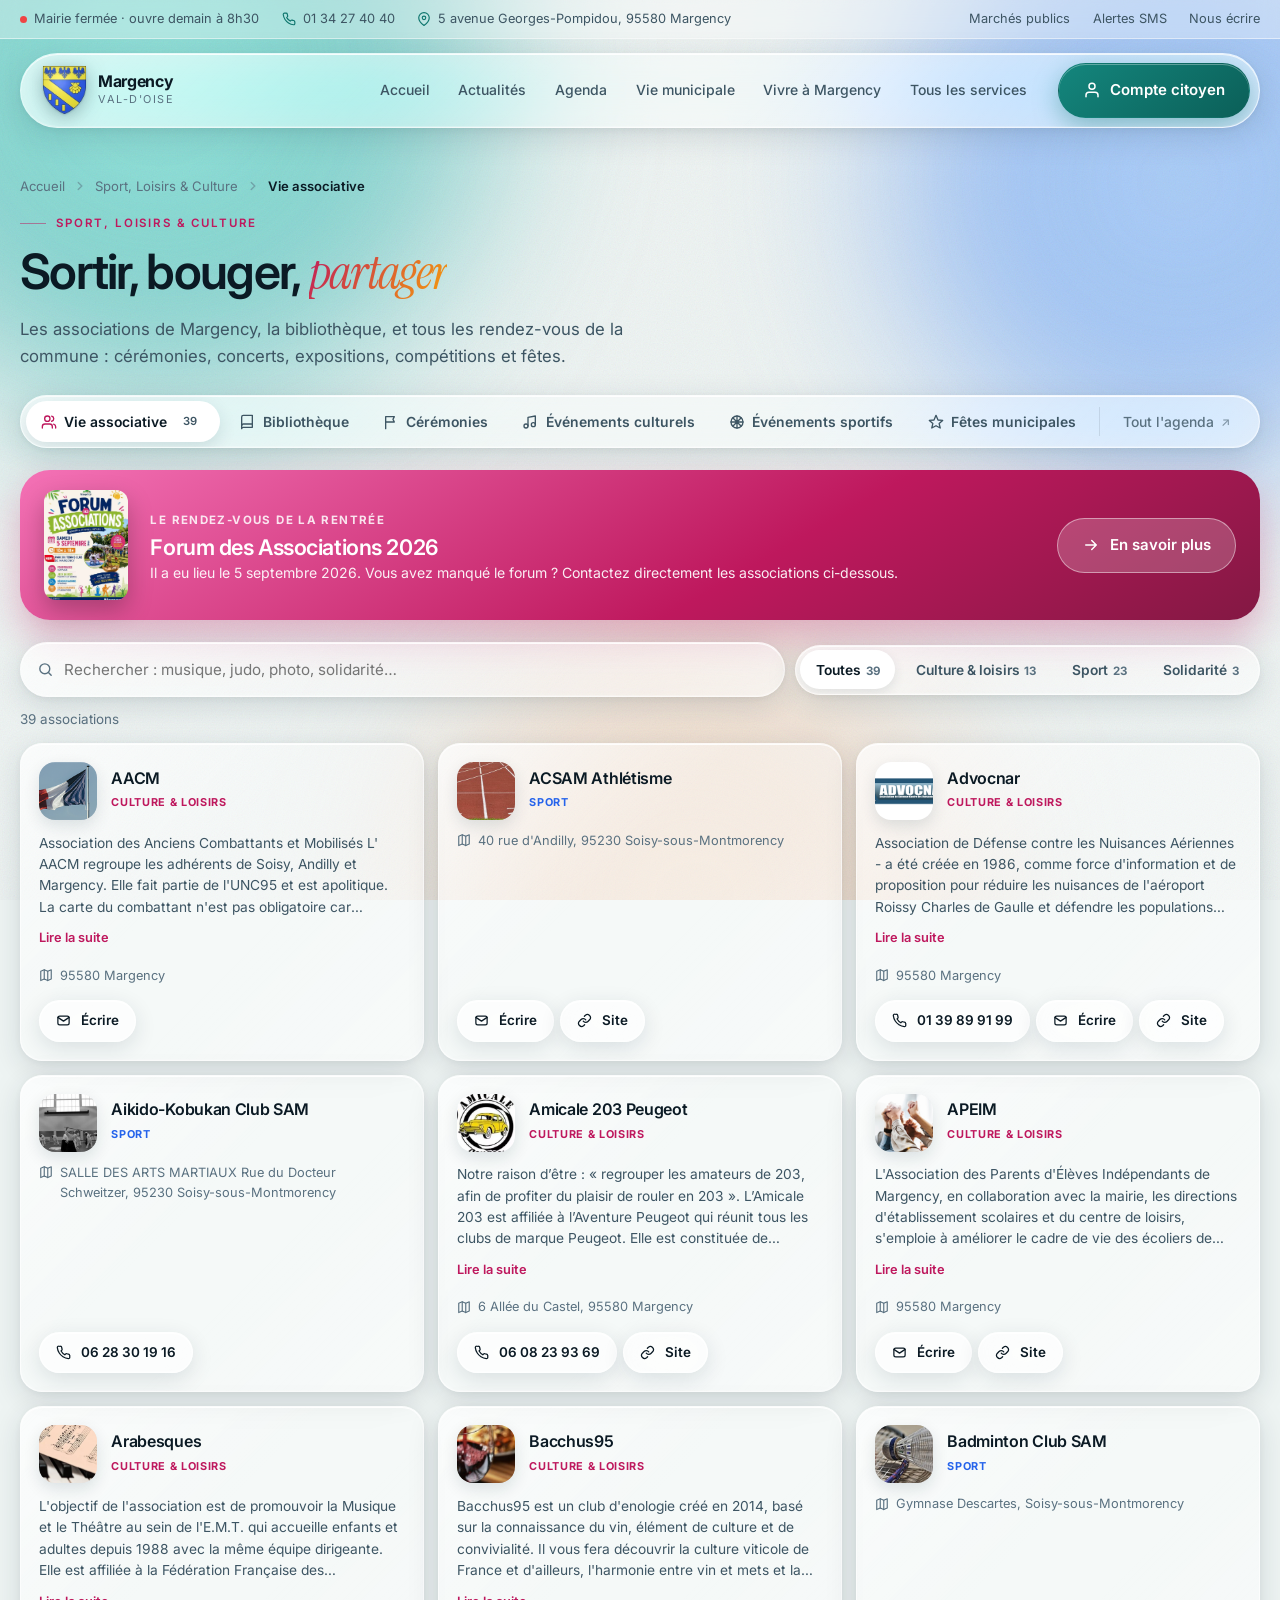
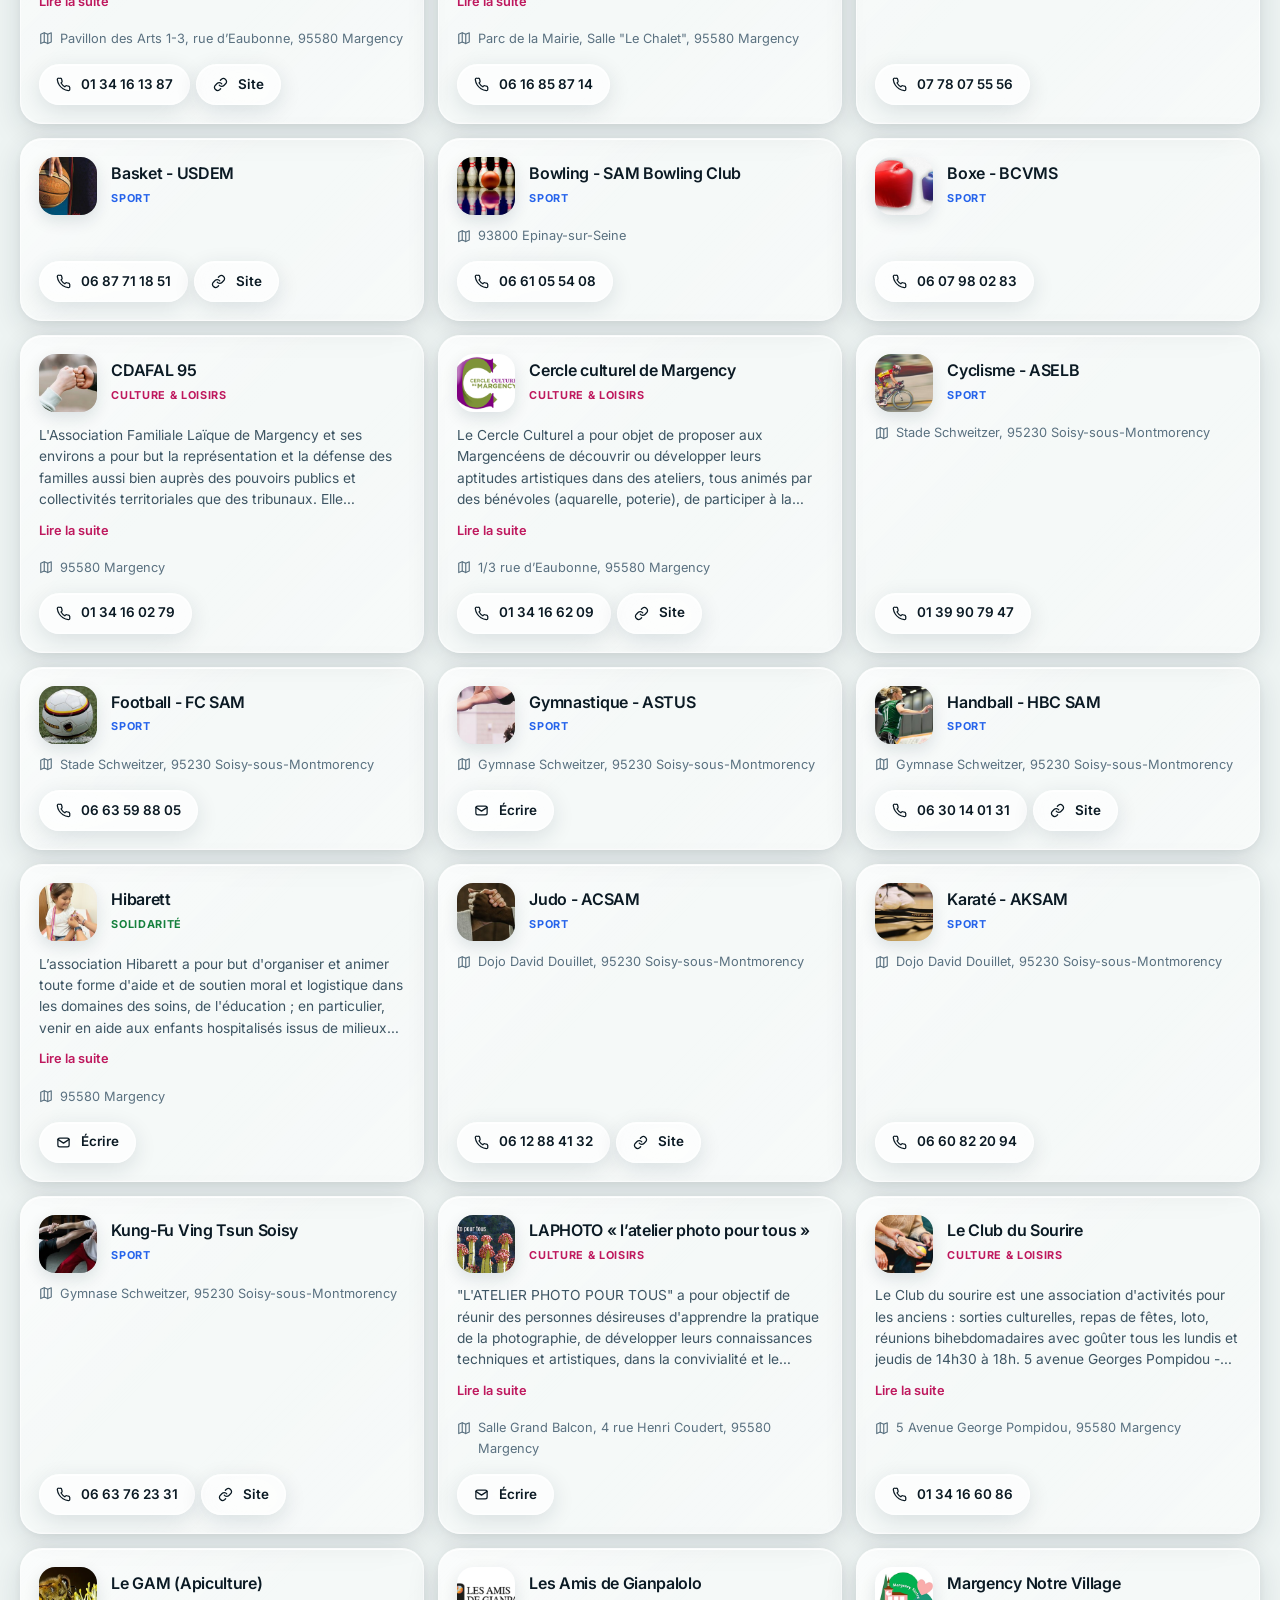
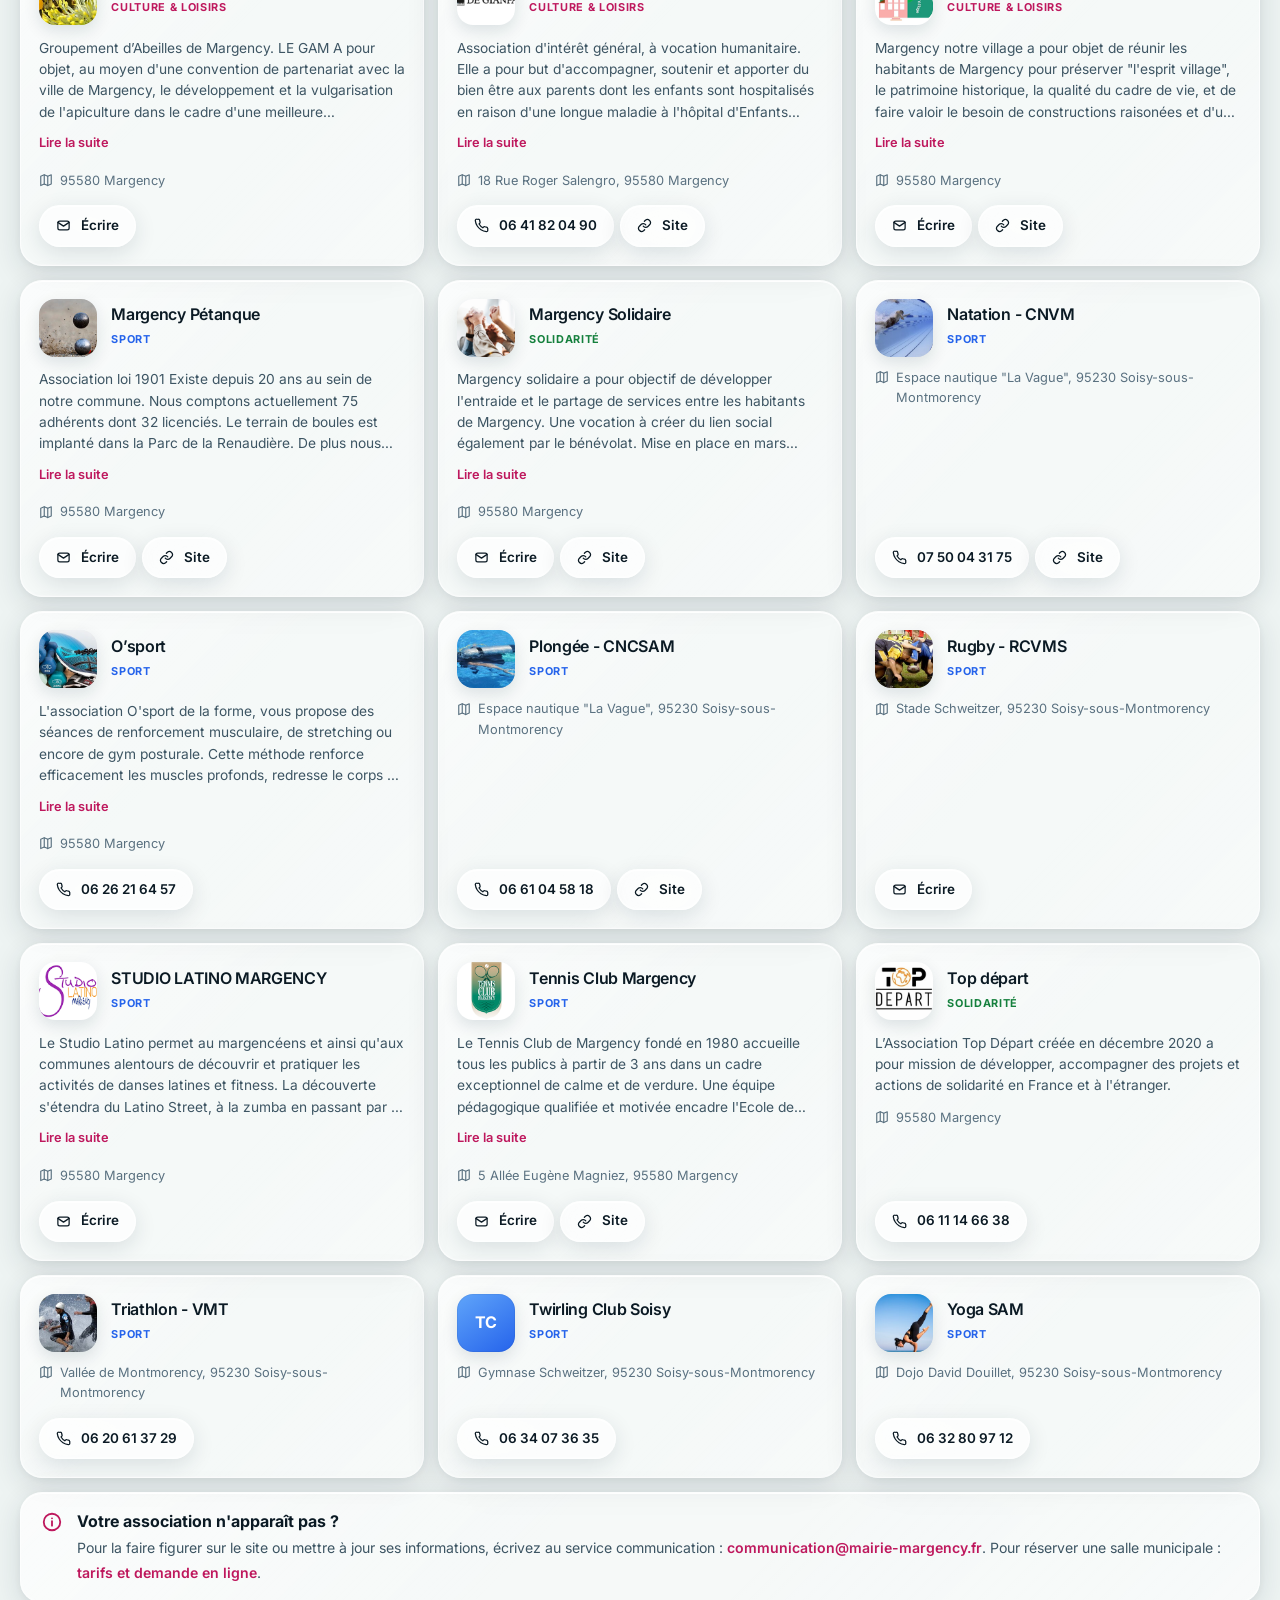
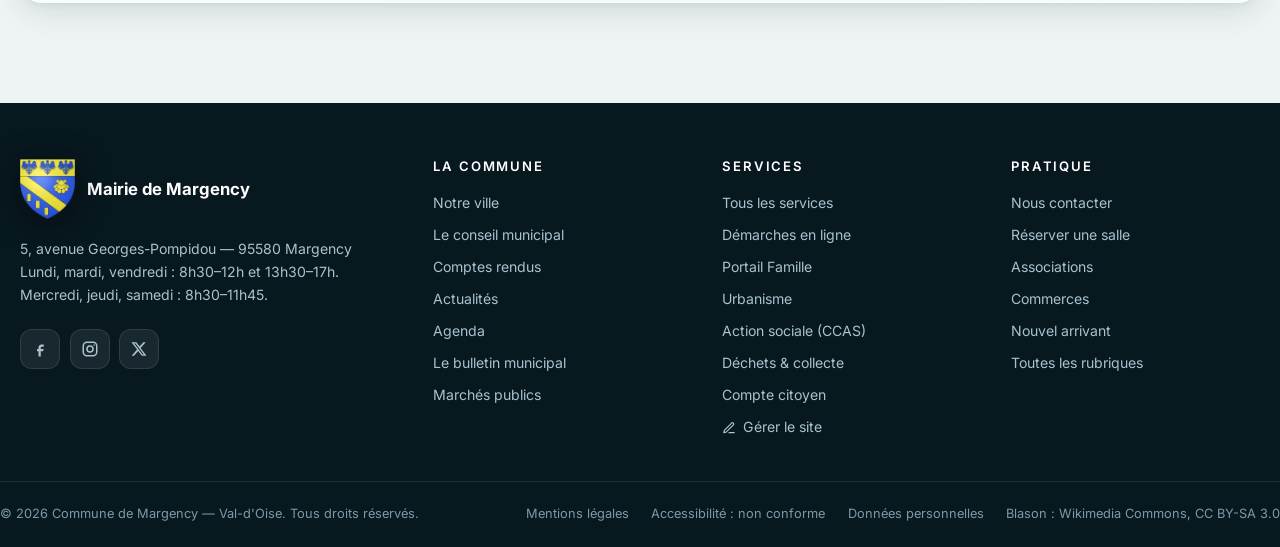
<file: sport-loisirs-culture.html>
<!DOCTYPE html>
<html lang="fr">
<head>
<meta charset="utf-8">
<meta name="viewport" content="width=device-width, initial-scale=1">
<title>Sport, Loisirs &amp; Culture — Mairie de Margency</title>
<meta name="description" content="Sport, loisirs et culture à Margency (95580) : les associations, la bibliothèque Jean-d'Ormesson, les cérémonies, les événements culturels et sportifs et les fêtes municipales.">
<link rel="icon" type="image/png" sizes="32x32" href="assets/site/favicon-32.png">
<link rel="apple-touch-icon" href="assets/site/favicon-180.png">
<link rel="preconnect" href="https://fonts.googleapis.com">
<link rel="preconnect" href="https://fonts.gstatic.com" crossorigin>
<link href="https://fonts.googleapis.com/css2?family=Instrument+Serif:ital@0;1&family=Inter:wght@300;400;500;600;700&display=swap" rel="stylesheet">
<link rel="stylesheet" href="css/base.css?v=2">
<style>
.muted{color:var(--ink-mute)}
.view{animation:viewIn .5s var(--ease) both}
@keyframes viewIn{from{opacity:0; transform:translateY(16px)} to{opacity:1; transform:none}}
.views{padding-bottom:60px}
:root{--vm1:#14b8a6; --vm2:#0f766e}

/* ---------- onglets ---------- */
.seg{display:flex; flex-wrap:wrap; gap:4px; padding:5px; border-radius:var(--r-lg); margin-top:1.6rem}
.seg a{display:flex; align-items:center; gap:.45rem; padding:.58rem .95rem; border-radius:var(--r-pill); white-space:nowrap;
  font-size:.87rem; font-weight:600; color:var(--ink-soft); transition:background .3s, color .3s, box-shadow .3s}
.seg a svg{width:16px;height:16px}
.seg a:hover{color:var(--ink)}
.seg a.on{background:#fff; color:var(--ink); box-shadow:0 6px 18px rgba(9,42,54,.12)}
.seg a.on svg{color:var(--vm2)}
.seg a.ext{color:var(--ink-mute); font-weight:500}
.seg a.ext::after{content:"↗"; font-size:.75rem; opacity:.7}
.seg .sep{width:1px; background:rgba(11,26,36,.1); margin:6px 4px}

/* ---------- briques communes ---------- */
.panel{padding:30px 32px; border-radius:var(--r-xl); margin-bottom:22px; scroll-margin-top:120px}
.panel > h2, .panel .h2{font-size:clamp(1.3rem,2.1vw,1.7rem); letter-spacing:-.03em; display:flex; align-items:center; gap:.8rem}
.panel > p{color:var(--ink-soft); margin-top:.7rem; max-width:72ch}
.panel h3{font-size:.76rem; font-weight:700; letter-spacing:.12em; text-transform:uppercase; color:var(--ink-mute); margin:1.6rem 0 .8rem}
.eyebrow.vm{color:var(--vm2)}
.ic{width:46px;height:46px;border-radius:15px;flex:none;display:grid;place-items:center;color:#fff;
  background:linear-gradient(145deg,var(--c1,var(--vm1)),var(--c2,var(--vm2)));
  box-shadow:0 8px 20px rgba(9,42,54,.18), inset 0 1px 0 rgba(255,255,255,.35)}
.ic svg{width:22px;height:22px}
.ic.sm{width:38px;height:38px;border-radius:12px}
.ic.sm svg{width:18px;height:18px}
.two{display:grid; grid-template-columns:minmax(0,1fr) minmax(0,1fr); gap:16px}
.three{display:grid; grid-template-columns:repeat(3,minmax(0,1fr)); gap:14px}
.box{padding:18px; border-radius:18px; background:rgba(255,255,255,.5); border:1px solid rgba(255,255,255,.8)}
.box h4{font-size:.95rem; margin-bottom:.4rem}
.box p{font-size:.88rem; color:var(--ink-soft); line-height:1.6}
.cta{display:flex; flex-wrap:wrap; gap:.6rem; margin-top:1.2rem}
.chips{display:flex; flex-wrap:wrap; gap:.45rem}
.chip{display:inline-flex; align-items:center; gap:.4rem; padding:.36rem .78rem; border-radius:var(--r-pill);
  font-size:.8rem; font-weight:600; color:var(--ink-soft); background:rgba(255,255,255,.6); border:1px solid rgba(255,255,255,.8)}
.chip svg{width:14px;height:14px; color:var(--vm2)}
ul.clean{list-style:none; margin:0; padding:0; display:grid; gap:7px}
ul.clean li{display:block; position:relative; padding-left:1.6rem; font-size:.9rem; color:var(--ink-soft); line-height:1.55}
ul.clean li::before{content:""; width:7px; height:7px; border-radius:50%; flex:none; margin-top:.55rem; background:linear-gradient(145deg,var(--vm1),var(--vm2))}
ul.clean li b{color:var(--ink)}
.note{display:flex; gap:.9rem; align-items:flex-start; padding:16px 20px; border-radius:var(--r-md); margin-top:14px;
  background:rgba(255,255,255,.45); border:1px solid rgba(255,255,255,.75)}
.note svg{width:22px;height:22px;flex:none;color:var(--vm2);margin-top:.1rem}
.note b{display:block}
.note span{font-size:.88rem; color:var(--ink-soft)}
.note.warn{background:rgba(254,243,199,.6); border-color:rgba(217,119,6,.2)}
.note.warn svg{color:#d97706}
.vide{padding:34px; text-align:center; border-radius:var(--r-lg); color:var(--ink-soft)}
.vide svg{width:34px;height:34px;color:var(--vm2);margin:0 auto .6rem;display:block}
.lnk{color:var(--brand); font-weight:600}
.lnk:hover{text-decoration:underline}

/* documents PDF */
.docs{display:grid; grid-template-columns:repeat(auto-fill,minmax(270px,1fr)); gap:8px}
.doc{display:flex; align-items:center; gap:.75rem; padding:10px 12px; border-radius:14px; background:rgba(255,255,255,.62);
  border:1px solid rgba(11,26,36,.06); transition:transform .35s var(--ease), box-shadow .35s var(--ease), background .3s}
.doc:hover{transform:translateY(-3px); background:#fff; box-shadow:0 10px 22px rgba(9,42,54,.1)}
.doc .pdf{width:36px;height:42px;border-radius:9px;flex:none;display:grid;place-items:center;color:#fff;font-size:.6rem;font-weight:800;
  background:linear-gradient(160deg,#f87171,#b91c1c); box-shadow:inset 0 1px 0 rgba(255,255,255,.35)}
.doc b{display:block; font-size:.86rem; line-height:1.3}
.doc small{display:block; font-size:.74rem; color:var(--ink-mute); margin-top:.1rem}

/* ============ LA MAIRIE ============ */
.mairie{display:grid; grid-template-columns:minmax(0,1.05fr) minmax(0,1fr); gap:0; padding:0; overflow:hidden}
.mairie .photo{position:relative; min-height:360px; background:#cfe6e3 center/cover no-repeat}
.mairie .photo::after{content:""; position:absolute; inset:0; background:linear-gradient(180deg,rgba(9,42,54,0) 55%,rgba(9,42,54,.55))}
.mairie .photo .leg{position:absolute; left:22px; bottom:18px; z-index:2; color:#fff; font-weight:600; text-shadow:0 2px 12px rgba(0,0,0,.4)}
.mairie .infos{padding:30px 32px}
.statut{display:inline-flex; align-items:center; gap:.55rem; padding:.45rem .9rem; border-radius:var(--r-pill); font-size:.86rem; font-weight:700; margin-bottom:1rem}
.statut i{width:9px;height:9px;border-radius:50%;background:currentColor;box-shadow:0 0 0 4px color-mix(in srgb,currentColor 20%,transparent)}
.statut.ouvert{color:#15803d; background:rgba(34,197,94,.14)}
.statut.ferme{color:#b91c1c; background:rgba(239,68,68,.12)}
.horaires{width:100%; border-collapse:collapse; font-size:.9rem}
.horaires td{padding:.5rem .2rem; border-bottom:1px solid rgba(11,26,36,.06)}
.horaires td:first-child{font-weight:600; text-transform:capitalize; width:32%}
.horaires td:last-child{text-align:right; color:var(--ink-soft)}
.horaires tr.auj td{color:var(--vm2); font-weight:700}
.horaires tr.auj td:first-child::after{content:" · aujourd'hui"; font-weight:500; font-size:.76rem; text-transform:none}
.coord{display:grid; gap:10px; margin-top:1.2rem}
.coord a, .coord div{display:flex; align-items:center; gap:.7rem; font-size:.92rem}
.coord svg{width:18px;height:18px;color:var(--vm2);flex:none}
.carte-geo{border:0; width:100%; height:320px; border-radius:22px; display:block; filter:saturate(.9)}

/* ============ SERVICES ============ */
.svc-grid{display:grid; grid-template-columns:repeat(auto-fill,minmax(300px,1fr)); gap:14px}
.svc{display:flex; flex-direction:column; gap:.2rem; padding:20px; border-radius:var(--r-md); transition:transform .4s var(--ease), box-shadow .4s var(--ease)}
.svc:hover{transform:translateY(-5px)}
.svc .top{display:flex; gap:.9rem; align-items:center; margin-bottom:.6rem}
.svc h4{font-size:1rem; line-height:1.3}
.svc .resp{font-size:.84rem; color:var(--ink-soft)}
.svc .prec{font-size:.8rem; color:var(--ink-mute); margin-top:.3rem}
.svc .acts{display:flex; flex-wrap:wrap; gap:.4rem; margin-top:auto; padding-top:.9rem}
.touche{display:inline-grid; place-items:center; min-width:24px; height:24px; padding:0 .35rem; border-radius:7px; font-size:.78rem; font-weight:800;
  color:#fff; background:linear-gradient(145deg,var(--vm1),var(--vm2)); margin-right:.3rem}
.standard{display:grid; grid-template-columns:repeat(4,minmax(0,1fr)); gap:8px; margin-top:1rem}
.standard div{display:flex; align-items:center; gap:.5rem; padding:9px 11px; border-radius:12px; background:rgba(255,255,255,.55); font-size:.84rem}
.recherche{display:flex; align-items:center; gap:.6rem; padding:.2rem .4rem .2rem 1rem; border-radius:var(--r-pill); margin-bottom:14px}
.recherche svg{width:17px;height:17px;color:var(--ink-mute);flex:none}
.recherche input{flex:1; border:0; background:transparent; padding:.7rem 0; font-size:.95rem; outline:none}

/* ============ DÉMARCHES ============ */
.acc{display:grid; gap:8px}
.acc details{border-radius:18px; background:rgba(255,255,255,.5); border:1px solid rgba(255,255,255,.8); transition:background .3s, box-shadow .35s var(--ease)}
.acc details[open]{background:rgba(255,255,255,.82); box-shadow:0 14px 32px rgba(9,42,54,.1)}
.acc summary{list-style:none; display:grid; grid-template-columns:auto minmax(0,1fr) auto; gap:.9rem; align-items:center; padding:14px 16px; cursor:pointer}
.acc summary::-webkit-details-marker{display:none}
.acc summary b{display:block; font-size:.98rem}
.acc summary small{display:block; font-size:.8rem; color:var(--ink-mute)}
.acc summary .chev{transition:transform .35s var(--ease); color:var(--ink-mute)}
.acc summary .chev svg{width:18px;height:18px}
.acc details[open] .chev{transform:rotate(180deg)}
.acc .corps{padding:0 18px 18px 70px; animation:viewIn .35s var(--ease) both}
.acc .corps h5{font-size:.76rem; letter-spacing:.1em; text-transform:uppercase; color:var(--ink-mute); margin:1rem 0 .5rem}
.acc .corps p{font-size:.9rem; color:var(--ink-soft); line-height:1.6}
.tarifs{display:flex; flex-wrap:wrap; gap:8px; margin-top:.4rem}
.tarifs div{padding:.55rem .9rem; border-radius:12px; background:rgba(15,118,110,.08); font-size:.84rem}
.tarifs b{font-size:1.05rem; color:var(--vm2); margin-right:.3rem}
.porte{display:grid; grid-template-columns:repeat(3,minmax(0,1fr)); gap:14px; margin-bottom:22px}
.porte a{display:flex; flex-direction:column; gap:.4rem; padding:22px; border-radius:var(--r-md); transition:transform .4s var(--ease)}
.porte a:hover{transform:translateY(-6px)}
.porte b{font-size:1.05rem; margin-top:.6rem}
.porte span{font-size:.86rem; color:var(--ink-soft)}
.porte .go{color:var(--vm2); font-weight:600; margin-top:auto; padding-top:.5rem}

/* ============ DÉCHETS ============ */
.bacs{display:grid; grid-template-columns:repeat(4,minmax(0,1fr)); gap:12px}
.bac{padding:18px; border-radius:20px; background:rgba(255,255,255,.55); border:1px solid rgba(255,255,255,.8); display:flex; flex-direction:column; gap:.3rem}
.bac .couv{width:100%; height:12px; border-radius:6px 6px 3px 3px; background:var(--bc); margin-bottom:.7rem; box-shadow:inset 0 -3px 0 rgba(0,0,0,.12)}
.bac b{font-size:.98rem}
.bac .jour{font-size:.86rem; font-weight:700; color:var(--vm2)}
.bac p{font-size:.82rem; color:var(--ink-soft); line-height:1.5}
.prochain{display:flex; align-items:center; gap:1.2rem; padding:20px 24px; border-radius:var(--r-lg); color:#fff;
  background:linear-gradient(150deg,#14b8a6,#0f766e 60%,#0d4a55); box-shadow:0 18px 38px rgba(15,118,110,.3)}
.prochain .d{text-align:center; padding:10px 16px; border-radius:16px; background:rgba(255,255,255,.18)}
.prochain .d b{display:block; font-size:2.1rem; line-height:1}
.prochain .d span{font-size:.78rem; font-weight:600}
.prochain small{opacity:.8; font-size:.78rem; text-transform:uppercase; letter-spacing:.1em; font-weight:700}
.prochain h4{font-size:1.2rem; margin:.2rem 0}
.prochain p{font-size:.86rem; opacity:.9}
.dates{display:flex; flex-wrap:wrap; gap:6px; margin-top:.8rem}
.dates span{padding:.35rem .7rem; border-radius:var(--r-pill); font-size:.8rem; background:rgba(255,255,255,.6); border:1px solid rgba(255,255,255,.8)}
.dates span.passe{opacity:.45; text-decoration:line-through}
.dates span.next{background:linear-gradient(145deg,var(--vm1),var(--vm2)); color:#fff; font-weight:700; border-color:transparent}

/* ============ PUBLICATIONS ============ */
.une{display:grid; grid-template-columns:220px minmax(0,1fr); gap:28px; align-items:center}
.couv{width:100%; aspect-ratio:3/4.1; object-fit:cover; border-radius:16px; box-shadow:0 22px 44px rgba(9,42,54,.26), inset 0 0 0 1px rgba(255,255,255,.6); background:linear-gradient(160deg,#cfe6e3,#7fb9b3)}
.couv-vide{display:grid; place-items:center; color:#fff; font-family:'Instrument Serif',Georgia,serif; font-style:italic; font-size:1.5rem; text-align:center; padding:1rem}
.une h2{font-size:clamp(1.4rem,2.4vw,2rem); letter-spacing:-.03em}
.une p{color:var(--ink-soft); margin-top:.6rem}
.archives{display:grid; grid-template-columns:repeat(auto-fill,minmax(150px,1fr)); gap:16px}
.arch{display:flex; flex-direction:column; gap:.5rem; transition:transform .4s var(--ease)}
.arch:hover{transform:translateY(-6px)}
.arch .couv{box-shadow:0 12px 26px rgba(9,42,54,.18)}
.arch b{font-size:.84rem; line-height:1.3}
.arch small{font-size:.74rem; color:var(--ink-mute)}

/* ============ BUDGETS ============ */
.annees{display:grid; gap:10px}
.an{display:grid; grid-template-columns:90px minmax(0,1fr) auto; gap:1.2rem; align-items:center; padding:14px 18px; border-radius:18px;
  background:rgba(255,255,255,.55); border:1px solid rgba(255,255,255,.8); transition:transform .35s var(--ease), background .3s}
.an:hover{transform:translateX(6px); background:rgba(255,255,255,.85)}
.an .y{font-size:1.6rem; font-weight:700; letter-spacing:-.04em; color:var(--vm2)}
.an b{display:block; font-size:.9rem; line-height:1.4}
.an small{font-size:.76rem; color:var(--ink-mute)}
.an .dl{display:flex; align-items:center; gap:.4rem; font-size:.82rem; font-weight:600; color:var(--brand); white-space:nowrap}
.an .dl svg{width:16px;height:16px}
.flux{display:grid; grid-template-columns:minmax(0,1fr) minmax(0,1fr); gap:14px}
.flux .box h4{display:flex; align-items:center; gap:.5rem}
.flux .rec h4{color:#15803d}
.flux .dep h4{color:#b91c1c}
.principes{display:grid; grid-template-columns:repeat(3,minmax(0,1fr)); gap:10px}
.principes div{padding:14px 16px; border-radius:16px; background:rgba(255,255,255,.5); border:1px solid rgba(255,255,255,.8)}
.principes b{display:block; font-size:.92rem; color:var(--vm2)}
.principes span{font-size:.82rem; color:var(--ink-soft); line-height:1.5}

/* ============ MARCHÉS & RECRUTEMENT ============ */
.consult{display:grid; grid-template-columns:auto minmax(0,1fr) auto; gap:1.2rem; align-items:center; padding:18px 20px; border-radius:var(--r-md); margin-bottom:10px}
.consult h4{font-size:1rem}
.consult small{display:block; font-size:.8rem; color:var(--ink-mute); margin-top:.2rem}
.limite{text-align:right; font-size:.8rem; color:var(--ink-mute)}
.limite b{display:block; font-size:1rem; color:var(--ink)}
.etat{display:inline-block; font-size:.7rem; font-weight:700; padding:.15rem .55rem; border-radius:var(--r-pill); margin-left:.4rem; vertical-align:middle}
.etat.en-cours{background:rgba(34,197,94,.14); color:#15803d}
.etat.attribue{background:rgba(59,130,246,.13); color:#1d4ed8}
.etat.infructueux, .etat.pourvue{background:rgba(11,26,36,.07); color:var(--ink-mute)}
.offre{display:grid; grid-template-columns:260px minmax(0,1fr); gap:0; padding:0; border-radius:var(--r-xl); margin-bottom:18px; overflow:hidden}
.offre img{width:100%; height:100%; min-height:240px; object-fit:cover}
.offre .c{padding:26px 30px}
.offre h2{font-size:1.45rem; letter-spacing:-.03em}
.offre .meta{display:flex; flex-wrap:wrap; gap:.45rem; margin:.8rem 0 1rem}
.offre .cols{display:grid; grid-template-columns:minmax(0,1fr) minmax(0,1fr); gap:18px}
.offre h5{font-size:.74rem; letter-spacing:.1em; text-transform:uppercase; color:var(--ink-mute); margin-bottom:.5rem}

/* ============ CONTACT ============ */
.rdv{display:grid; grid-template-columns:minmax(0,1.35fr) minmax(0,1fr); gap:22px; align-items:start}
.form-rdv .grid-2{margin-bottom:14px}
.form-rdv .field{margin-bottom:14px}
.form-rdv h3{margin-top:.4rem}
.creneaux{display:flex; flex-wrap:wrap; gap:6px}
.creneaux label{cursor:pointer}
.creneaux input{position:absolute; opacity:0; pointer-events:none}
.creneaux span{display:block; padding:.5rem .9rem; border-radius:var(--r-pill); font-size:.86rem; font-weight:600; background:rgba(255,255,255,.66); border:1px solid rgba(11,26,36,.12); transition:.2s}
.creneaux input:checked + span{background:linear-gradient(140deg,#14867d,#0b5f58); color:#fff; border-color:transparent}
.creneaux input:focus-visible + span{outline:2px solid var(--brand); outline-offset:2px}
.creneaux .vide-c{font-size:.84rem; color:var(--ink-mute)}
.rgpd{display:flex; gap:.6rem; align-items:flex-start; font-size:.8rem; color:var(--ink-soft); margin:.4rem 0 1.2rem}
.rgpd input{margin-top:.2rem; accent-color:var(--brand)}
.merci{text-align:center; padding:30px 10px}
.merci .ic{margin:0 auto 1rem; width:64px; height:64px; border-radius:22px}
.merci .ic svg{width:30px;height:30px}
.merci h3{font-size:1.4rem; text-transform:none; letter-spacing:-.02em; color:var(--ink)}
.merci p{color:var(--ink-soft); margin-top:.6rem}

@media (max-width:1100px){
  .mairie, .rdv{grid-template-columns:minmax(0,1fr)}
  .bacs, .standard{grid-template-columns:minmax(0,1fr) minmax(0,1fr)}
  .three, .principes, .porte{grid-template-columns:minmax(0,1fr) minmax(0,1fr)}
}
@media (max-width:760px){
  .panel{padding:22px 20px}
  .mairie .infos{padding:22px 20px}
  .two, .flux, .three, .principes, .porte, .offre .cols{grid-template-columns:minmax(0,1fr)}
  .une, .offre{grid-template-columns:minmax(0,1fr)}
  .une .couv{max-width:200px}
  .offre img{max-height:200px; min-height:0}
  .an{grid-template-columns:minmax(0,1fr); gap:.4rem}
  .consult{grid-template-columns:minmax(0,1fr)}
  .limite{text-align:left}
  .acc .corps{padding:0 16px 16px}
  .seg a{flex:1 1 44%; justify-content:center; padding:.55rem .6rem; font-size:.82rem}
  .seg .sep{display:none}
}

/* ====== Sport, Loisirs & Culture : teinte rose ====== */
:root{--vm1:#f472b6; --vm2:#be185d}
.page-head h1 em{background:linear-gradient(120deg,#be185d,#f59e0b); -webkit-background-clip:text; background-clip:text}
.lnk{color:#be185d}
.btn-rose{background:linear-gradient(140deg,#ec4899,#be185d); color:#fff; box-shadow:0 8px 26px rgba(190,24,93,.35), inset 0 1px 0 rgba(255,255,255,.32)}
.btn-rose:hover{box-shadow:0 14px 38px rgba(190,24,93,.45), inset 0 1px 0 rgba(255,255,255,.32)}

/* ---------- associations ---------- */
.outils{display:flex; gap:.6rem; flex-wrap:wrap; align-items:center; margin-bottom:16px}
.outils .recherche{flex:1; min-width:240px; margin:0}
.filtre{display:flex; gap:4px; padding:4px; border-radius:var(--r-pill); flex-wrap:wrap}
.filtre button{border:0; background:transparent; padding:.55rem 1rem; border-radius:var(--r-pill); font-size:.86rem; font-weight:600; color:var(--ink-soft); cursor:pointer}
.filtre button.on{background:#fff; color:var(--ink); box-shadow:0 4px 12px rgba(9,42,54,.1)}
.filtre button b{font-size:.72rem; margin-left:.3rem; color:var(--ink-mute)}
.assos{display:grid; grid-template-columns:repeat(auto-fill,minmax(310px,1fr)); gap:14px}
.asso{display:flex; flex-direction:column; padding:18px; border-radius:var(--r-md); transition:transform .4s var(--ease), box-shadow .4s var(--ease)}
.asso:hover{transform:translateY(-5px)}
.asso .top{display:flex; gap:.9rem; align-items:center}
.asso .logo{width:58px; height:58px; border-radius:16px; flex:none; object-fit:cover; background:#fff; box-shadow:0 6px 16px rgba(9,42,54,.12), inset 0 0 0 1px rgba(11,26,36,.06)}
.asso .logo.init{display:grid; place-items:center; color:#fff; font-weight:700; background:linear-gradient(145deg,var(--c1),var(--c2))}
.asso h4{font-size:1rem; line-height:1.3}
.asso .cat{display:inline-block; font-size:.68rem; font-weight:700; letter-spacing:.06em; text-transform:uppercase; color:var(--c2); margin-top:.2rem}
.asso p{font-size:.86rem; color:var(--ink-soft); line-height:1.55; margin-top:.8rem}
.asso p.court{display:-webkit-box; -webkit-line-clamp:4; -webkit-box-orient:vertical; overflow:hidden}
.asso .plus{border:0; background:none; padding:.35rem 0; min-height:24px; margin-top:.3rem; font-size:.8rem; font-weight:600; color:var(--vm2); cursor:pointer; align-self:flex-start}
.asso .lieu{display:flex; gap:.45rem; align-items:flex-start; font-size:.8rem; color:var(--ink-mute); margin-top:.7rem}
.asso .lieu svg{width:14px;height:14px;flex:none;margin-top:.15rem}
.asso .acts{display:flex; flex-wrap:wrap; gap:.4rem; margin-top:auto; padding-top:.9rem}
.forum{display:grid; grid-template-columns:auto minmax(0,1fr) auto; gap:1.4rem; align-items:center; padding:20px 24px; border-radius:var(--r-lg); color:#fff; margin-bottom:22px;
  background:linear-gradient(150deg,#f472b6,#be185d 60%,#831843); box-shadow:0 18px 38px rgba(190,24,93,.3)}
.forum img{width:84px; height:110px; object-fit:cover; border-radius:12px; box-shadow:0 10px 24px rgba(0,0,0,.25)}
.forum small{font-size:.72rem; font-weight:700; letter-spacing:.12em; text-transform:uppercase; opacity:.85}
.forum h2{font-size:1.35rem; letter-spacing:-.02em; margin:.2rem 0}
.forum p{font-size:.88rem; opacity:.92}
.forum .btn{background:rgba(255,255,255,.2); color:#fff; border-color:rgba(255,255,255,.45)}

/* ---------- bibliothèque ---------- */
.biblio{display:grid; grid-template-columns:minmax(0,1.1fr) minmax(0,1fr); gap:0; padding:0; overflow:hidden}
.biblio .photo{min-height:380px; background:#fce7f3 center/cover no-repeat}
.biblio .c{padding:30px 32px}
.horaires{width:100%; border-collapse:collapse; font-size:.9rem; margin-top:.6rem}
.horaires td{padding:.45rem .2rem; border-bottom:1px solid rgba(11,26,36,.06)}
.horaires td:first-child{font-weight:600; text-transform:capitalize; width:34%}
.horaires td:last-child{text-align:right; color:var(--ink-soft)}
.horaires tr.auj td{color:var(--vm2); font-weight:700}
.horaires tr.ferme td{color:var(--ink-mute); font-weight:400}
.statut{display:inline-flex; align-items:center; gap:.55rem; padding:.45rem .9rem; border-radius:var(--r-pill); font-size:.86rem; font-weight:700}
.statut i{width:9px;height:9px;border-radius:50%;background:currentColor}
.statut.ouvert{color:#15803d; background:rgba(34,197,94,.14)}
.statut.ferme{color:#b91c1c; background:rgba(239,68,68,.12)}
.fonds{display:grid; grid-template-columns:minmax(0,1fr) minmax(0,1fr); gap:14px}
.fonds .box ul{margin-top:.5rem}
.appel{display:grid; grid-template-columns:auto minmax(0,1fr) auto; gap:1.2rem; align-items:center; padding:20px 24px; border-radius:var(--r-lg); margin-bottom:22px}
.galerie{display:grid; grid-template-columns:repeat(4,minmax(0,1fr)); gap:10px}
.galerie img{width:100%; aspect-ratio:4/3; object-fit:cover; border-radius:14px; box-shadow:0 8px 20px rgba(9,42,54,.14)}

/* ---------- événements ---------- */
.ev-une{display:grid; grid-template-columns:repeat(auto-fill,minmax(330px,1fr)); gap:16px; margin-bottom:22px}
.ev-carte{display:grid; grid-template-columns:130px minmax(0,1fr); gap:0; padding:0; border-radius:var(--r-lg); overflow:hidden; transition:transform .4s var(--ease)}
.ev-carte:hover{transform:translateY(-6px)}
.ev-carte img{width:100%; height:100%; min-height:190px; object-fit:cover}
.ev-carte .c{padding:18px 20px; display:flex; flex-direction:column; gap:.3rem}
.ev-carte .quand{display:inline-flex; align-items:center; gap:.4rem; font-size:.8rem; font-weight:700; color:var(--vm2)}
.ev-carte .quand svg{width:14px;height:14px}
.ev-carte h3{font-size:1.1rem; line-height:1.3; letter-spacing:-.01em}
.ev-carte p{font-size:.84rem; color:var(--ink-soft); line-height:1.5; display:-webkit-box; -webkit-line-clamp:3; -webkit-box-orient:vertical; overflow:hidden}
.ev-carte .go{margin-top:auto; font-size:.84rem; font-weight:600; color:var(--vm2)}
.bientot{display:inline-block; align-self:flex-start; font-size:.68rem; font-weight:700; padding:.15rem .55rem; border-radius:var(--r-pill); background:rgba(190,24,93,.12); color:var(--vm2)}
.hist{display:grid; grid-template-columns:repeat(auto-fill,minmax(190px,1fr)); gap:14px}
.hist a{display:flex; flex-direction:column; gap:.35rem; transition:transform .4s var(--ease)}
.hist a:hover{transform:translateY(-5px)}
.hist img{width:100%; aspect-ratio:4/3; object-fit:cover; border-radius:14px; box-shadow:0 10px 22px rgba(9,42,54,.15)}
.hist b{font-size:.88rem; line-height:1.3}
.hist small{font-size:.76rem; color:var(--ink-mute)}
.annee-sep{grid-column:1 / -1; font-size:.76rem; font-weight:700; letter-spacing:.12em; text-transform:uppercase; color:var(--ink-mute); margin-top:.6rem}
.clubs{display:flex; flex-wrap:wrap; gap:6px; margin-top:1rem}
.clubs a{display:inline-flex; align-items:center; gap:.4rem; padding:.45rem .85rem; border-radius:var(--r-pill); font-size:.84rem; font-weight:600; background:rgba(255,255,255,.62); border:1px solid rgba(255,255,255,.85); transition:.25s}
.clubs a:hover{background:#fff; color:var(--vm2)}

@media (max-width:1100px){ .biblio{grid-template-columns:minmax(0,1fr)} .galerie{grid-template-columns:minmax(0,1fr) minmax(0,1fr)} }
@media (max-width:760px){
  .forum, .appel{grid-template-columns:minmax(0,1fr)}
  .forum img{display:none}
  .fonds{grid-template-columns:minmax(0,1fr)}
  .biblio .c{padding:22px 20px}
  .biblio .photo{min-height:220px}
  .ev-carte{grid-template-columns:minmax(0,1fr)}
  .ev-carte img{min-height:0; aspect-ratio:16/9}
  .assos{grid-template-columns:minmax(0,1fr)}
}
</style>
</head>
<body>

<div class="aurora">
  <div class="blob b1"></div><div class="blob b2"></div>
  <div class="blob b3"></div><div class="blob b4"></div>
</div>
<div class="grain"></div>

<div class="topbar">
  <div class="wrap">
    <div class="topbar-l">
      <span class="topbar-item" id="statutMairie"><span class="pulse"></span> <span class="statut-txt">Horaires de la mairie</span></span>
      <a class="topbar-item" href="tel:0134274040">
        <svg viewBox="0 0 24 24" fill="none" stroke="currentColor" stroke-width="2" stroke-linecap="round"><path d="M22 16.9v3a2 2 0 0 1-2.2 2 19.8 19.8 0 0 1-8.6-3.1 19.5 19.5 0 0 1-6-6A19.8 19.8 0 0 1 2.1 4.2 2 2 0 0 1 4.1 2h3a2 2 0 0 1 2 1.7c.1.9.3 1.8.6 2.6a2 2 0 0 1-.5 2.1L8.1 9.6a16 16 0 0 0 6 6l1.2-1.1a2 2 0 0 1 2.1-.5c.8.3 1.7.5 2.6.6a2 2 0 0 1 1.7 2z"/></svg>
        01 34 27 40 40
      </a>
      <span class="topbar-item">
        <svg viewBox="0 0 24 24" fill="none" stroke="currentColor" stroke-width="2"><path d="M21 10c0 7-9 13-9 13s-9-6-9-13a9 9 0 0 1 18 0z"/><circle cx="12" cy="10" r="3"/></svg>
        5 avenue Georges-Pompidou, 95580 Margency
      </span>
    </div>
    <div class="topbar-l" style="display:flex">
      <a href="vie-municipale.html#marches">Marchés publics</a>
      <a href="compte-citoyen.html">Alertes SMS</a>
      <a href="vie-municipale.html#mairie/ecrire">Nous écrire</a>
    </div>
  </div>
</div>

<header class="site" id="header">
  <div class="wrap">
    <div class="navbar glass">
      <a class="brand" href="index.html">
        <img class="blason" src="assets/site/blason-128.webp" width="44" height="48" alt="Blason de Margency">
        <span class="brand-txt"><strong>Margency</strong><span>Val-d'Oise</span></span>
      </a>
      <nav class="main">
          <a href="index.html">Accueil</a>
          <a href="actualites.html">Actualités</a>
          <a href="agenda.html">Agenda</a>
          <a href="vie-municipale.html">Vie municipale</a>
          <a href="vivre-a-margency.html">Vivre à Margency</a>
          <a href="services.html">Tous les services</a>
        </nav>
      <div class="nav-actions">
        <a class="btn btn-solid" href="compte-citoyen.html">
          <svg viewBox="0 0 24 24" fill="none" stroke="currentColor" stroke-width="2" stroke-linecap="round"><path d="M20 21v-2a4 4 0 0 0-4-4H8a4 4 0 0 0-4 4v2"/><circle cx="12" cy="7" r="4"/></svg>
          <span class="lbl">Compte citoyen</span>
        </a>
        <button class="icon-btn burger" id="burger" aria-label="Menu">
          <svg viewBox="0 0 24 24" fill="none" stroke="currentColor" stroke-width="2" stroke-linecap="round"><path d="M4 7h16M4 12h16M4 17h16"/></svg>
        </button>
      </div>
    </div>
  </div>
</header>

<div class="sheet" id="sheet">
  <div class="wrap">
    <div class="sheet-inner glass">
      <button class="icon-btn close" id="closeSheet" aria-label="Fermer">
        <svg viewBox="0 0 24 24" fill="none" stroke="currentColor" stroke-width="2" stroke-linecap="round"><path d="M18 6 6 18M6 6l12 12"/></svg>
      </button>
      <nav>
            <a href="index.html">Accueil</a>
            <a href="actualites.html">Actualités</a>
            <a href="agenda.html">Agenda</a>
            <a href="vie-municipale.html">Vie municipale</a>
            <a href="enfance-education.html">Enfance &amp; Éducation</a>
            <a class="active" href="sport-loisirs-culture.html">Sport, Loisirs &amp; Culture</a>
            <a href="vivre-a-margency.html">Vivre à Margency</a>
            <a href="environnement-urbanisme.html">Environnement &amp; Urbanisme</a>
            <a href="action-sociale.html">Action sociale</a>
            <a href="conseil-municipal.html">Conseil municipal</a>
            <a href="services.html">Tous les services</a>
            <a href="compte-citoyen.html">Compte citoyen</a>
          </nav>
    </div>
  </div>
</div>

<main>
  <div class="page-head">
    <div class="wrap">
      <div class="crumb">
        <a href="index.html">Accueil</a>
        <svg viewBox="0 0 24 24" fill="none" stroke="currentColor" stroke-width="2.4" stroke-linecap="round"><path d="m9 6 6 6-6 6"/></svg>
        <a href="services.html#sport-loisirs-culture">Sport, Loisirs &amp; Culture</a>
        <svg viewBox="0 0 24 24" fill="none" stroke="currentColor" stroke-width="2.4" stroke-linecap="round"><path d="m9 6 6 6-6 6"/></svg>
        <b id="crumbCur">Vie associative</b>
      </div>
      <div class="eyebrow" style="color:#be185d">Sport, Loisirs &amp; Culture</div>
      <h1>Sortir, bouger, <em>partager</em></h1>
      <p class="lead">Les associations de Margency, la bibliothèque, et tous les rendez-vous de la commune : cérémonies, concerts, expositions, compétitions et fêtes.</p>
      <nav class="seg glass" id="seg" aria-label="Rubriques Sport, Loisirs et Culture">
        <a href="#associations" data-v="associations" data-i="users">Vie associative <b class="chip" id="nbAssos" style="padding:.05rem .45rem;font-size:.7rem"></b></a>
        <a href="#bibliotheque" data-v="bibliotheque" data-i="book">Bibliothèque</a>
        <a href="#ceremonies" data-v="ceremonies" data-i="flag">Cérémonies</a>
        <a href="#culture" data-v="culture" data-i="music">Événements culturels</a>
        <a href="#sport" data-v="sport" data-i="ball">Événements sportifs</a>
        <a href="#fetes" data-v="fetes" data-i="star">Fêtes municipales</a>
        <span class="sep"></span>
        <a class="ext" href="agenda.html">Tout l'agenda</a>
      </nav>
    </div>
  </div>

  <div class="views"><div class="wrap">

  <!-- ==================== VIE ASSOCIATIVE ==================== -->
  <section class="view" data-view="associations" hidden>
    <div id="forum"></div>
    <div class="outils">
      <label class="recherche glass" data-ico="filter"><input id="rechAsso" placeholder="Rechercher : musique, judo, photo, solidarité…"></label>
      <div class="filtre glass" id="filtreAsso"></div>
    </div>
    <p class="muted" id="compteAsso" style="font-size:.84rem;margin:-4px 0 12px"></p>
    <div class="assos" id="assos"></div>
    <div class="note glass" data-ico-note="info"><div><b>Votre association n'apparaît pas&nbsp;?</b><span>Pour la faire figurer sur le site ou mettre à jour ses informations, écrivez au service communication : <a class="lnk" href="mailto:communication@mairie-margency.fr">communication@mairie-margency.fr</a>. Pour réserver une salle municipale : <a class="lnk" href="vivre-a-margency.html#salles">tarifs et demande en ligne</a>.</span></div></div>
  </section>

  <!-- ==================== BIBLIOTHÈQUE ==================== -->
  <section class="view" data-view="bibliotheque" hidden>
    <div class="panel glass biblio">
      <div class="photo" style="background-image:url('assets/culture/1638369368-bibliotheque1_1280px.jpg')"></div>
      <div class="c">
        <div class="statut" id="statutBib"><i></i><span></span></div>
        <h2 class="h2" style="margin-top:.9rem" id="nomBib"></h2>
        <p style="color:var(--ink-soft);margin-top:.5rem">Pour tous les âges et tous les goûts : romans, albums, BD et mangas, documentaires, revues, DVD et livres audio. Sophie, la bibliothécaire, vous accueille et vous conseille.</p>
        <table class="horaires" id="horBib"></table>
        <div class="coord">
          <div data-ico="map"><span id="adrBib"></span></div>
          <a id="telBib" data-ico="phone"><span></span></a>
          <a id="mailBib" data-ico="mail"><span></span></a>
        </div>
        <div class="cta">
          <a class="btn btn-rose" id="reseauBib" target="_blank" rel="noopener" data-ico="link">Catalogue et réservations</a>
          <a class="btn btn-glass" id="reglBib" target="_blank" rel="noopener" data-ico="download">Règlement intérieur</a>
        </div>
      </div>
    </div>

    <div class="appel glass" id="appelBenevoles">
      <span class="ic" data-i="hands"></span>
      <div><b style="font-size:1.05rem">Appel à bénévoles</b><p style="font-size:.88rem;color:var(--ink-soft);margin-top:.2rem" id="texteBenevoles"></p></div>
      <a class="btn btn-rose" href="vie-municipale.html#mairie" data-ico="mail">Proposer mon aide</a>
    </div>

    <div class="fonds">
      <div class="panel glass" style="margin-bottom:0">
        <h2>Section jeunesse</h2>
        <ul class="clean" style="margin-top:1rem">
          <li><span><b>0-3 ans</b> : albums cartonnés, pour les tout-petits et les assistantes maternelles</span></li>
          <li><span><b>3-5 ans</b> : albums et contes</span></li>
          <li><span><b>6-7 ans</b> : premières lectures</span></li>
          <li><span><b>8-11 ans</b> : fictions illustrées, romans d'aventure, d'humour, fantastiques et historiques</span></li>
          <li><span><b>Ados</b> : romans, classiques pour les collégiens, livres audio, DVD, revues (Géo Ado, Julie, I love English)</span></li>
          <li><span>Documentaires, BD, mangas, livres-jeux, romans en langues étrangères, jeux éducatifs en ligne</span></li>
        </ul>
      </div>
      <div class="panel glass" style="margin-bottom:0">
        <h2>Section adultes</h2>
        <ul class="clean" style="margin-top:1rem">
          <li><span><b>Romans</b> : nouveautés, prix littéraires, policiers, science-fiction, sagas, romans du terroir</span></li>
          <li><span><b>Documentaires</b> : histoire, patrimoine, économie, informatique, guides juridiques et touristiques</span></li>
          <li><span><b>Pratique</b> : bricolage, jardinage, cuisine, bien-être, sport</span></li>
          <li><span><b>Et aussi</b> : BD et mangas, poésie, théâtre, livres d'art, DVD, CD, romans audio</span></li>
        </ul>
      </div>
    </div>

    <div class="panel glass" style="margin-top:22px">
      <h2>Les services</h2>
      <div class="three" style="margin-top:1.2rem">
        <div class="box"><h4>Réserver à distance</h4><p>Sur le site du réseau des bibliothèques Plaine Vallée, rubrique Margency : réservez les nouveautés et faites venir les livres des autres bibliothèques. On vous forme sur place aux postes informatiques.</p></div>
        <div class="box"><h4>Lecture pour tous</h4><p>En partenariat avec la bibliothèque Valentin-Haüy, prêt d'un lecteur et de livres audio au format Daisy pour les adhérents non-voyants.</p></div>
        <div class="box"><h4>Les classes, le jeudi</h4><p>Chaque jeudi, la bibliothèque accueille les classes de maternelle et d'élémentaire, ainsi que les assistantes maternelles, selon un planning.</p></div>
      </div>
      <div id="evBib"></div>
      <div class="galerie" style="margin-top:1.4rem">
        <img src="assets/culture/1638369369-bibliotheque2_1280px.jpg" alt="Rayonnages de la bibliothèque" loading="lazy">
        <img src="assets/culture/1638369370-bibliotheque3_1280px.jpg" alt="Espace de lecture" loading="lazy">
        <img src="assets/culture/1638369372-bibliotheque4_1280px.jpg" alt="Section jeunesse" loading="lazy">
        <img src="assets/culture/1638369368-bibliotheque1_1280px.jpg" alt="La bibliothèque Jean-d'Ormesson" loading="lazy">
      </div>
    </div>
  </section>

  <!-- ==================== ÉVÉNEMENTS (4 onglets, remplis depuis l'agenda) ==================== -->
  <section class="view" data-view="ceremonies" hidden><div data-evenements="ceremonies"></div></section>
  <section class="view" data-view="culture" hidden><div data-evenements="culture"></div></section>
  <section class="view" data-view="sport" hidden><div data-evenements="sport"></div></section>
  <section class="view" data-view="fetes" hidden><div data-evenements="fetes"></div></section>

  </div></div>
</main>

<footer>
  <div class="wrap">
    <div class="f-grid">
      <div>
        <div class="f-brand">
          <img class="blason blason-lg" src="assets/site/blason-256.webp" width="55" height="60" alt="Blason de Margency">
          <strong>Mairie de Margency</strong>
        </div>
        <p class="f-about">5, avenue Georges-Pompidou — 95580 Margency<br><span data-horaires-mairie>Lundi, mardi, vendredi : 8h30–12h et 13h30–17h.<br>Mercredi, jeudi, samedi : 8h30–11h45.</span></p>
                <div class="socials">
          <a class="soc" href="https://www.facebook.com/profile.php?id=100007993065299" target="_blank" rel="noopener" aria-label="Facebook"><svg viewBox="0 0 24 24" fill="currentColor"><path d="M14 9h3V6h-3c-2.2 0-4 1.8-4 4v2H8v3h2v7h3v-7h3l1-3h-4v-2c0-.6.4-1 1-1z"/></svg></a>
          <a class="soc" href="https://www.instagram.com/margency95580/" target="_blank" rel="noopener" aria-label="Instagram"><svg viewBox="0 0 24 24" fill="none" stroke="currentColor" stroke-width="2"><rect x="3" y="3" width="18" height="18" rx="5"/><circle cx="12" cy="12" r="4"/><circle cx="17.5" cy="6.5" r="1" fill="currentColor" stroke="none"/></svg></a>
          <a class="soc" href="https://twitter.com/villedemargency" target="_blank" rel="noopener" aria-label="X (Twitter)"><svg viewBox="0 0 24 24" fill="currentColor"><path d="M17.8 3h3.1l-6.8 7.8L22 21h-6.2l-4.9-6.4L5.3 21H2.2l7.3-8.3L2 3h6.4l4.4 5.8zm-1.1 16.2h1.7L7.4 4.7H5.6z"/></svg></a>
        </div>
        </div>
        <div>
          <h4>La commune</h4>
          <ul>
            <li><a href="services.html">Notre ville</a></li>
            <li><a href="conseil-municipal.html#elus">Le conseil municipal</a></li>
            <li><a href="conseil-municipal.html#seances">Comptes rendus</a></li>
            <li><a href="actualites.html">Actualités</a></li>
            <li><a href="agenda.html">Agenda</a></li>
            <li><a href="vie-municipale.html#magazines">Le bulletin municipal</a></li>
            <li><a href="vie-municipale.html#marches">Marchés publics</a></li>
          </ul>
        </div>
        <div>
          <h4>Services</h4>
          <ul>
            <li><a href="services.html">Tous les services</a></li>
            <li><a href="vie-municipale.html#demarches">Démarches en ligne</a></li>
            <li><a href="enfance-education.html#portail">Portail Famille</a></li>
            <li><a href="environnement-urbanisme.html">Urbanisme</a></li>
            <li><a href="action-sociale.html">Action sociale (CCAS)</a></li>
            <li><a href="vie-municipale.html#dechets">Déchets &amp; collecte</a></li>
            <li><a href="compte-citoyen.html">Compte citoyen</a></li>
            <li><a class="agent-link" href="gestion.html"><svg viewBox="0 0 24 24" fill="none" stroke="currentColor" stroke-width="2" stroke-linecap="round" stroke-linejoin="round"><path d="M12 20h9"/><path d="M16.5 3.5a2.1 2.1 0 0 1 3 3L7 19l-4 1 1-4z"/></svg>Gérer le site</a></li>
          </ul>
        </div>
        <div>
          <h4>Pratique</h4>
          <ul>
            <li><a href="vie-municipale.html#mairie/ecrire">Nous contacter</a></li>
            <li><a href="vivre-a-margency.html#salles">Réserver une salle</a></li>
            <li><a href="sport-loisirs-culture.html#associations">Associations</a></li>
            <li><a href="vivre-a-margency.html#commerces">Commerces</a></li>
            <li><a href="vivre-a-margency.html">Nouvel arrivant</a></li>
            <li><a href="services.html">Toutes les rubriques</a></li>
          </ul>
        </div>
      </div>
    </div>
    <div class="f-bottom">
      <span>© <span data-annee>2026</span> Commune de Margency — Val-d'Oise. Tous droits réservés.</span>
      <span style="display:flex;gap:1.4rem;flex-wrap:wrap">
        <a href="mentions-legales.html#mentions">Mentions légales</a>
        <a href="mentions-legales.html#accessibilite">Accessibilité : non conforme</a>
        <a href="mentions-legales.html#donnees">Données personnelles</a>
        <a href="https://commons.wikimedia.org/wiki/File:Blason_ville_fr_Margency_(Val-d%27Oise).svg" target="_blank" rel="noopener">Blason : Wikimedia Commons, CC BY-SA 3.0</a>
      </span>
    </div>
  </div>
</footer>

<script src="js/icones.js"></script>
<script src="data/culture.js"></script>
<script src="data/agenda.js"></script>
<script src="js/compte-demo.js"></script>
<script src="js/horaires.js"></script>
<script>
(function(){
  var esc = MD.esc, C = window.CULTURE, AG = window.AGENDA || [], TODAY = MD.AUJOURDHUI;
  var ICO = Object.assign({}, window.ICONES, {
    filter:'<circle cx="11" cy="11" r="7"/><path d="m20 20-3.5-3.5"/>', download:'<path d="M12 3v12M7 10l5 5 5-5M5 21h14"/>', arrow:'<path d="M5 12h14M13 6l6 6-6 6"/>'
  });
  function svg(n){ return '<svg viewBox="0 0 24 24" fill="none" stroke="currentColor" stroke-width="2" stroke-linecap="round" stroke-linejoin="round">'+(ICO[n] || '')+'</svg>'; }
  function norm(t){ return (t || '').toLowerCase().normalize('NFD').replace(/[̀-ͯ]/g, ''); }
  function tel(t){ return (t || '').replace(/[^\d+]/g, ''); }

  /* ============ ASSOCIATIONS ============ */
  var CATS = {'Culture & loisirs':['#f472b6','#be185d','music'], 'Sport':['#60a5fa','#2563eb','ball'], 'Solidarité':['#4ade80','#15803d','hands']};
  var assos = C.associations.slice().sort(function(a, b){ return norm(a.nom) < norm(b.nom) ? -1 : 1; });
  var cat = 'Toutes', recherche = '';
  document.getElementById('nbAssos').textContent = assos.length;
  function carteAsso(a, i){
    var c = CATS[a.categorie] || CATS['Culture & loisirs'];
    var initiales = a.nom.replace(/[^A-Za-zÀ-ÿ ]/g, ' ').trim().split(/\s+/).slice(0,2).map(function(m){ return m[0]; }).join('').toUpperCase();
    var tels = (a.telephone || '').split('·').map(function(t){ return t.trim(); }).filter(Boolean);
    return '<article class="asso glass" style="--c1:'+c[0]+';--c2:'+c[1]+'">'+
      '<div class="top">'+(a.logo ? '<img class="logo" src="'+esc(a.logo)+'" alt="" loading="lazy">' : '<span class="logo init">'+esc(initiales)+'</span>')+
        '<div><h4>'+esc(a.nom)+'</h4><span class="cat">'+esc(a.categorie)+'</span></div></div>'+
      (a.description ? '<p class="court" data-desc>'+esc(a.description)+'</p>'+(a.description.length > 190 ? '<button class="plus" data-plus>Lire la suite</button>' : '') : '')+
      (a.adresse ? '<span class="lieu">'+svg('map')+esc(a.adresse)+'</span>' : '')+
      '<div class="acts">'+
        tels.slice(0,1).map(function(t){ return '<a class="btn btn-glass btn-sm" href="tel:'+tel(t)+'">'+svg('phone')+esc(t)+'</a>'; }).join('')+
        (a.email ? '<a class="btn btn-glass btn-sm" href="mailto:'+esc(a.email)+'" title="'+esc(a.email)+'">'+svg('mail')+'Écrire</a>' : '')+
        (a.site ? '<a class="btn btn-glass btn-sm" href="'+esc(a.site)+'" target="_blank" rel="noopener">'+svg('link')+'Site</a>' : '')+
      '</div></article>';
  }
  function rendreAssos(){
    var cats = ['Toutes'].concat(Object.keys(CATS).filter(function(k){ return assos.some(function(a){ return a.categorie === k; }); }));
    document.getElementById('filtreAsso').innerHTML = cats.map(function(k){
      var n = k === 'Toutes' ? assos.length : assos.filter(function(a){ return a.categorie === k; }).length;
      return '<button data-cat="'+esc(k)+'" class="'+(k === cat ? 'on' : '')+'">'+esc(k)+'<b>'+n+'</b></button>'; }).join('');
    var q = norm(recherche), vis = assos.filter(function(a){
      return (cat === 'Toutes' || a.categorie === cat) && (!q || norm(a.nom + ' ' + a.description + ' ' + a.adresse).indexOf(q) > -1); });
    document.getElementById('compteAsso').textContent = vis.length + ' association' + (vis.length > 1 ? 's' : '') + (q ? ' pour « ' + recherche + ' »' : '');
    document.getElementById('assos').innerHTML = vis.length ? vis.map(carteAsso).join('') : '<div class="vide glass" style="grid-column:1/-1">Aucune association ne correspond à votre recherche.</div>';
  }
  document.getElementById('filtreAsso').addEventListener('click', function(e){ var b = e.target.closest('[data-cat]'); if(b){ cat = b.dataset.cat ; rendreAssos(); } });
  document.getElementById('rechAsso').addEventListener('input', function(e){ recherche = e.target.value.trim(); rendreAssos(); });
  document.getElementById('assos').addEventListener('click', function(e){
    var b = e.target.closest('[data-plus]'); if(!b) return;
    var p = b.parentNode.querySelector('[data-desc]'); p.classList.toggle('court');
    b.textContent = p.classList.contains('court') ? 'Lire la suite' : 'Réduire';
  });
  rendreAssos();

  /* le forum des associations, s'il est dans l'agenda */
  var forum = AG.filter(function(e){ return norm(e.title).indexOf('forum des associations') > -1; }).sort(function(a, b){ return a.start < b.start ? 1 : -1; })[0];
  if(forum){
    var passe = forum.end < TODAY;
    document.getElementById('forum').innerHTML = '<div class="forum">'+(forum.cover ? '<img src="'+esc(forum.cover)+'" alt="">' : '<span></span>')+
      '<div><small>'+(passe ? 'Le rendez-vous de la rentrée' : 'À ne pas manquer')+'</small><h2>'+esc(forum.title)+'</h2>'+
      '<p>'+(passe ? 'Il a eu lieu le '+esc(forum.dayLabel)+'. Vous avez manqué le forum ? Contactez directement les associations ci-dessous.' : esc(forum.dateLabel)+' : rencontrez les associations, découvrez leurs activités et inscrivez-vous.')+'</p></div>'+
      '<a class="btn" href="agenda.html#'+esc(forum.slug)+'">'+svg('arrow')+'En savoir plus</a></div>';
  }

  /* ============ BIBLIOTHÈQUE ============ */
  var BI = C.bibliotheque, JOURS = ['dimanche','lundi','mardi','mercredi','jeudi','vendredi','samedi'];
  document.getElementById('nomBib').textContent = BI.nom;
  document.getElementById('adrBib').textContent = BI.adresse;
  var tb = document.getElementById('telBib'); tb.href = 'tel:' + tel(BI.telephone); tb.querySelector('span').textContent = BI.telephone;
  var mb = document.getElementById('mailBib'); mb.href = 'mailto:' + BI.email ; mb.querySelector('span').textContent = BI.email;
  document.getElementById('reseauBib').href = BI.reseau;
  document.getElementById('reglBib').href = BI.reglement;
  function minutes(h){ var p = h.replace('h', ':').split(':'); return (+p[0]) * 60 + (+p[1] || 0); }
  function majBib(){
    var p = {}; new Intl.DateTimeFormat('en-GB', {timeZone:'Europe/Paris', weekday:'short', hour:'2-digit', minute:'2-digit', hourCycle:'h23'})
      .formatToParts(new Date()).forEach(function(x){ p[x.type] = x.value; });
    var j = ['Sun','Mon','Tue','Wed','Thu','Fri','Sat'].indexOf(p.weekday), m = (+p.hour) * 60 + (+p.minute);
    var parJour = {}; BI.horaires.forEach(function(h){ parJour[h[0]] = h[1]; });
    var ouvert = (parJour[JOURS[j]] || '').split('·').some(function(pl){
      var b = pl.split(/[–-]/); return b.length === 2 && m >= minutes(b[0].trim()) && m < minutes(b[1].trim()); });
    var s = document.getElementById('statutBib');
    s.className = 'statut ' + (ouvert ? 'ouvert' : 'ferme');
    s.querySelector('span').textContent = ouvert ? 'Ouverte en ce moment' : 'Fermée en ce moment';
    document.getElementById('horBib').innerHTML = [1,2,3,4,5,6,0].map(function(d){
      var h = parJour[JOURS[d]]; return '<tr class="'+(d === j ? 'auj ' : '')+(h ? '' : 'ferme')+'"><td>'+JOURS[d]+'</td><td>'+esc(h || 'Fermé')+'</td></tr>'; }).join('');
  }
  majBib(); setInterval(majBib, 60000);
  var appel = document.getElementById('appelBenevoles');
  if(BI.benevolat){
    document.getElementById('texteBenevoles').textContent = 'La bibliothèque compte ' + (BI.adherents || '') + ' adhérents. Pour continuer à bien les accueillir, elle cherche des bénévoles : accueil du public, inscriptions, prêts, retours et relances, pendant les heures d\'ouverture.';
    appel.querySelector('a').href = 'mailto:' + BI.email + '?subject=' + encodeURIComponent('Bénévolat à la bibliothèque');
  } else appel.hidden = true;

  /* ============ ÉVÉNEMENTS depuis l'agenda ============ */
  var RUBRIQUES = {
    ceremonies:{titre:'Cérémonies', tags:['ceremonie','commemoration'], vide:'Aucune cérémonie annoncée pour le moment.',
      intro:'Les commémorations officielles de la commune, en présence des élus. Les associations d\'anciens combattants, dont l\'AACM, y portent leurs drapeaux. Tous les habitants sont invités à y participer.'},
    culture:{titre:'Événements culturels', tags:['culture','concert','exposition','theatre','spectacle','cafe-philo','musique','bibliotheque','arabesques'], vide:'Aucun événement culturel annoncé pour le moment.',
      intro:'Concerts, expositions, théâtre, cafés philo, sorties et animations de la bibliothèque, organisés par la ville et ses associations.'},
    sport:{titre:'Événements sportifs', tags:['sport','tennis'], vide:'Aucun événement sportif annoncé pour le moment.',
      intro:'Tournois, compétitions et rencontres sportives à Margency.', clubs:true},
    fetes:{titre:'Fêtes municipales', tags:['fete','fete-du-village','paques','loto'], vide:'Aucune fête annoncée pour le moment.',
      intro:'Les grands rendez-vous de l\'année : fête du village, fête nationale, forum des associations, marché de Noël…'}
  };
  function dansRubrique(e, r){ return (e.tags || []).some(function(t){ return r.tags.indexOf(t) > -1; }); }
  function carteEv(e){
    var enCours = e.start <= TODAY && e.end >= TODAY;
    return '<a class="ev-carte glass" href="agenda.html#'+esc(e.slug)+'"><img src="'+esc(e.cover)+'" alt="" loading="lazy">'+
      '<span class="c">'+(enCours ? '<span class="bientot">En ce moment</span>' : '')+'<span class="quand">'+svg('cal')+esc(e.dateLabel)+'</span><h3>'+esc(e.title)+'</h3>'+
      '<p>'+esc(e.excerpt || '')+'</p><span class="go">Voir le détail →</span></span></a>';
  }
  Object.keys(RUBRIQUES).forEach(function(k){
    var r = RUBRIQUES[k], ev = AG.filter(function(e){ return dansRubrique(e, r); });
    var avenir = ev.filter(function(e){ return e.end >= TODAY; }).sort(function(a, b){ return a.start < b.start ? -1 : 1; });
    var passes = ev.filter(function(e){ return e.end < TODAY; }).sort(function(a, b){ return a.start < b.start ? 1 : -1; });
    var an = null;
    var hist = passes.map(function(e){
      var y = e.start.slice(0,4), sep = y !== an ? '<span class="annee-sep">'+y+'</span>' : ''; an = y;
      return sep + '<a href="agenda.html#'+esc(e.slug)+'"><img src="'+esc(e.cover)+'" alt="" loading="lazy"><b>'+esc(e.title)+'</b><small>'+esc(e.dayLabel)+'</small></a>';
    }).join('');
    var clubs = r.clubs ? '<div class="panel glass"><h2>Pratiquer un sport</h2><p>'+assos.filter(function(a){ return a.categorie === 'Sport'; }).length+' clubs accueillent les Margencéens, à Margency et dans les communes voisines.</p><div class="clubs">'+
      assos.filter(function(a){ return a.categorie === 'Sport'; }).map(function(a){ return '<a href="#associations" data-club="'+esc(a.nom)+'">'+svg('ball')+esc(a.nom)+'</a>'; }).join('')+'</div></div>' : '';
    document.querySelector('[data-evenements="'+k+'"]').innerHTML =
      '<div class="panel glass"><h2>'+(avenir.length ? 'À venir' : r.titre)+'</h2><p>'+r.intro+'</p>'+
        (avenir.length ? '<div class="ev-une" style="margin:1.2rem 0 0">'+avenir.map(carteEv).join('')+'</div>' : '<div class="note" data-ico-note="cal" style="margin-top:1.2rem"><div><b>'+r.vide+'</b><span>Les prochains rendez-vous seront publiés ici et dans <a class="lnk" href="agenda.html">l\'agenda</a>.</span></div></div>')+'</div>'+
      clubs+
      (passes.length ? '<div class="panel glass"><h2>Déjà passés</h2><div class="hist" style="margin-top:1.2rem">'+hist+'</div></div>' : '');
  });
  document.addEventListener('click', function(e){
    var c = e.target.closest('[data-club]'); if(!c) return;
    cat = 'Sport'; recherche = c.dataset.club ; document.getElementById('rechAsso').value = recherche ; rendreAssos();
  });
  /* animations de la bibliothèque à venir */
  var evBib = AG.filter(function(e){ return (e.tags || []).indexOf('bibliotheque') > -1 && e.end >= TODAY; }).sort(function(a, b){ return a.start < b.start ? -1 : 1; });
  if(evBib.length) document.getElementById('evBib').innerHTML = '<h3>Prochaines animations</h3><div class="ev-une">'+evBib.map(carteEv).join('')+'</div>';

  /* ============ icônes déclaratives ============ */
  document.querySelectorAll('[data-i]').forEach(function(el){ if(el.tagName === 'A') el.insertAdjacentHTML('afterbegin', svg(el.dataset.i)); else el.innerHTML = svg(el.dataset.i); });
  document.querySelectorAll('[data-ico]').forEach(function(el){ el.insertAdjacentHTML('afterbegin', svg(el.dataset.ico)); });
  document.querySelectorAll('[data-ico-note]').forEach(function(el){ el.insertAdjacentHTML('afterbegin', svg(el.dataset.icoNote)); });

  /* ============ ROUTAGE ============ */
  var VUES = {associations:'Vie associative', bibliotheque:'Bibliothèque municipale', ceremonies:'Cérémonies', culture:'Événements culturels', sport:'Événements sportifs', fetes:'Fêtes municipales'};
  var premier = true;
  function route(){
    var h = location.hash.replace('#', '').split('/'), v = VUES[h[0]] ? h[0] : 'associations';
    if(v === 'associations' && h[1]){ var cc = decodeURIComponent(h[1]); cat = cc === 'sport' ? 'Sport' : cc === 'solidarite' ? 'Solidarité' : cc === 'culture' ? 'Culture & loisirs' : 'Toutes'; rendreAssos(); }
    document.querySelectorAll('[data-view]').forEach(function(x){ x.hidden = x.dataset.view !== v; });
    document.querySelectorAll('#seg a[data-v]').forEach(function(a){ a.classList.toggle('on', a.dataset.v === v); });
    document.getElementById('crumbCur').textContent = VUES[v];
    document.title = VUES[v] + ' — Sport, Loisirs & Culture — Mairie de Margency';
    if(!premier) document.getElementById('seg').scrollIntoView({behavior:'smooth', block:'start'});
    premier = false;
  }
  window.addEventListener('hashchange', route);
  document.addEventListener('click', function(e){
    var a = e.target.closest('a[href]'); if(!a) return;
    var h = a.getAttribute('href').replace(/^sport-loisirs-culture\.html/, '');
    if(h.charAt(0) === '#' && h === location.hash){ e.preventDefault(); route(); }
  });
  MD.chrome();
  route();
})();
</script>
</body>
</html>
</file>
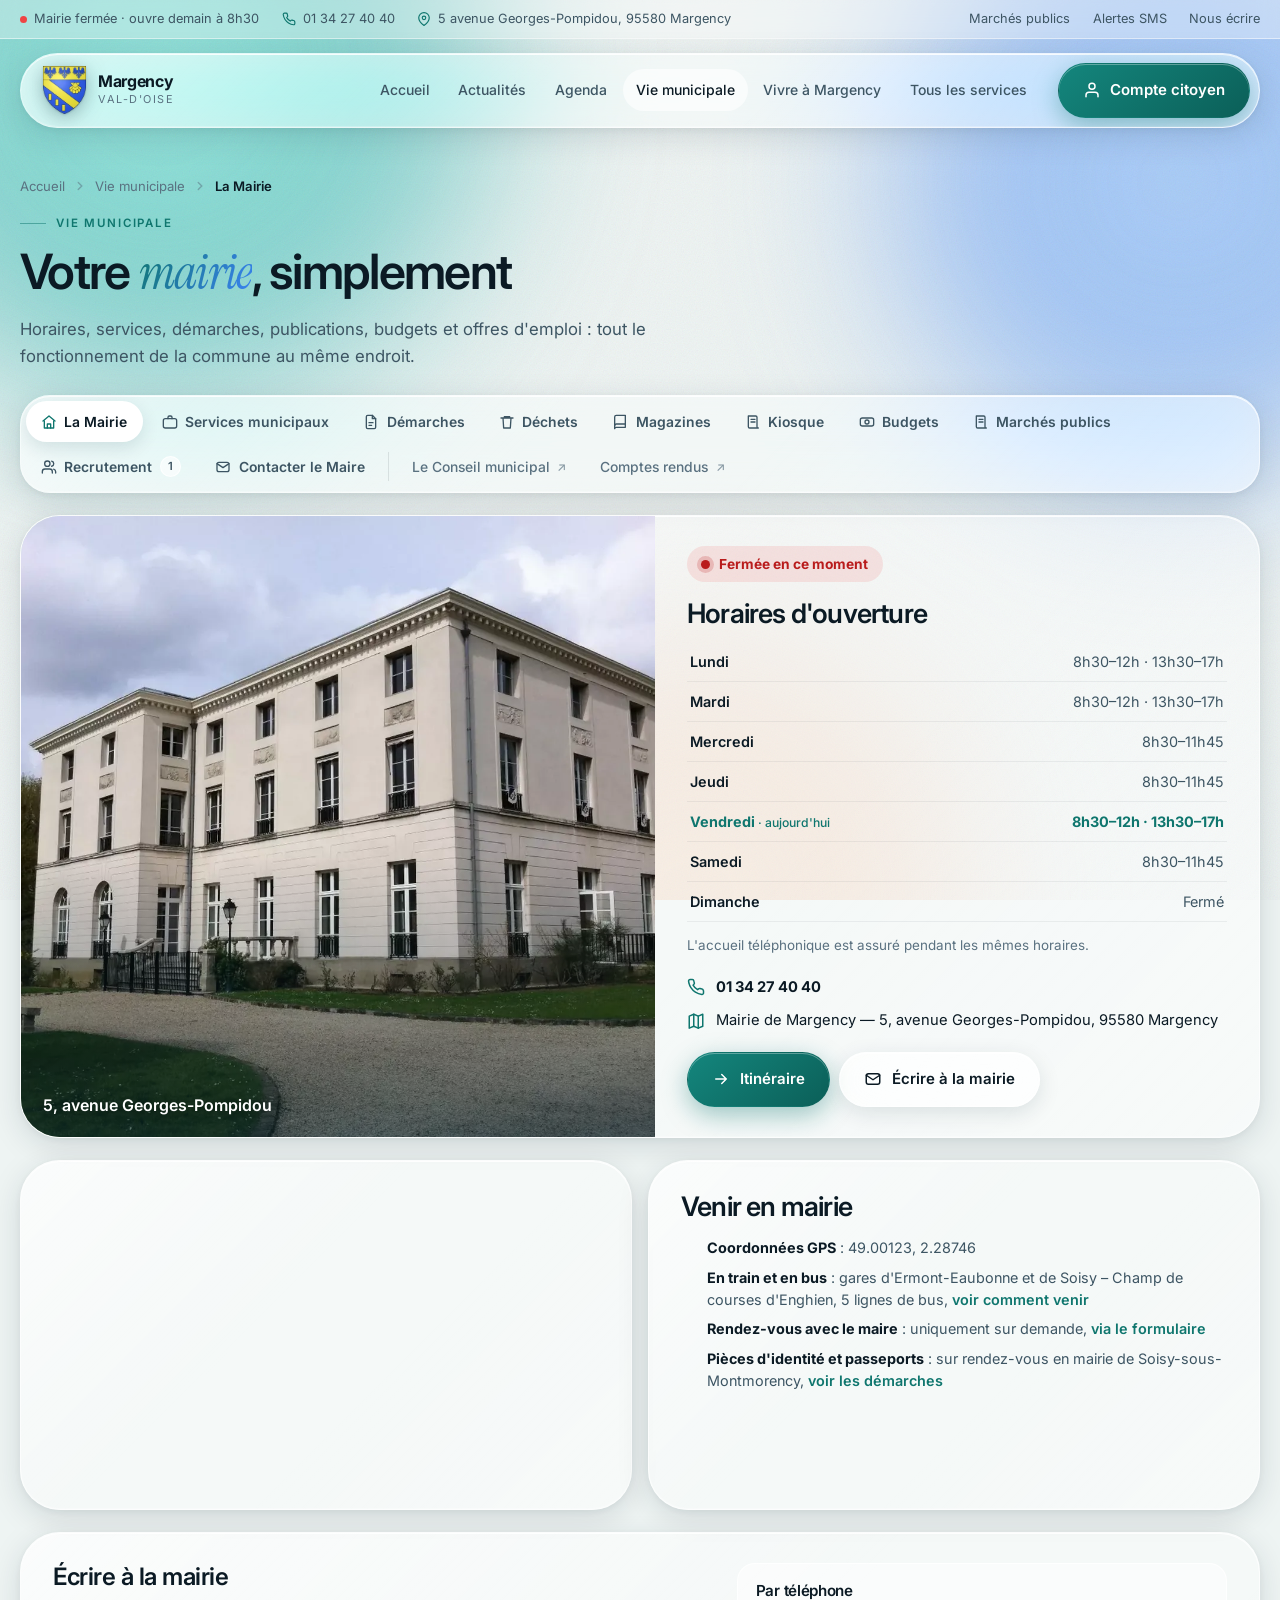
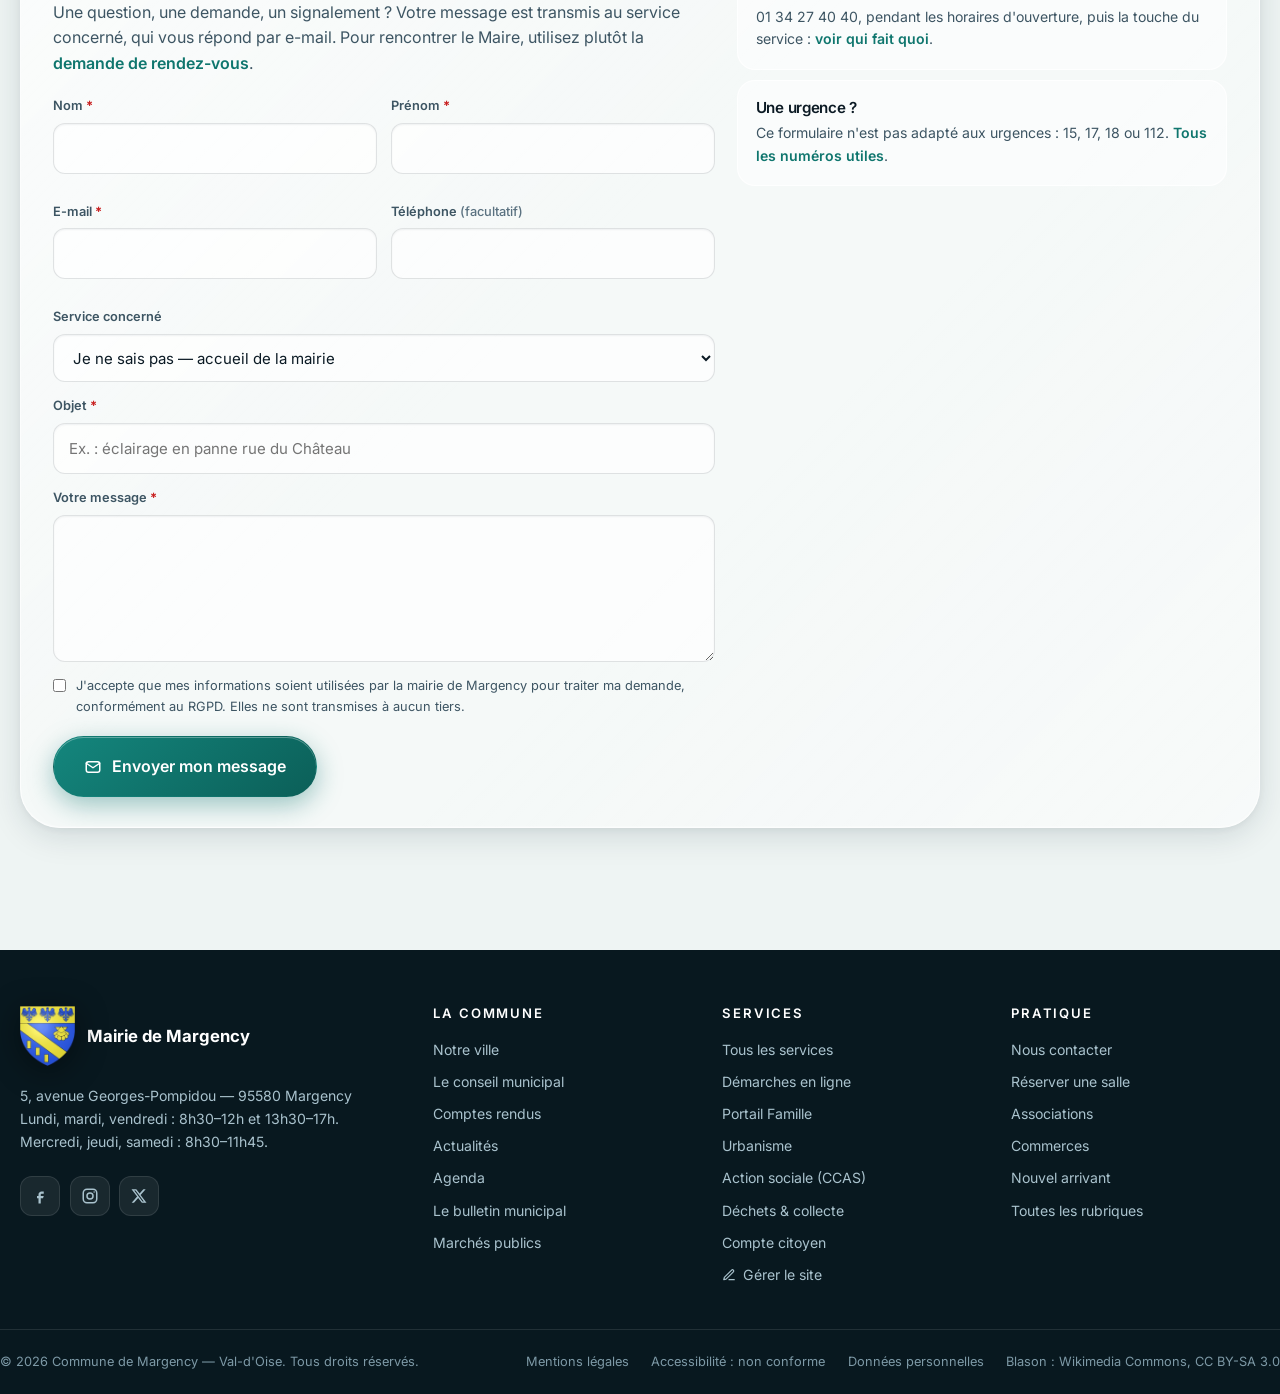
<file: vie-municipale.html>
<!DOCTYPE html>
<html lang="fr">
<head>
<meta charset="utf-8">
<meta name="viewport" content="width=device-width, initial-scale=1">
<title>Vie municipale — Mairie de Margency</title>
<meta name="description" content="Vie municipale à Margency (95580) : horaires de la mairie, services municipaux, démarches, déchets, magazines, budgets, marchés publics, recrutement et rendez-vous avec le Maire.">
<link rel="icon" type="image/png" sizes="32x32" href="assets/site/favicon-32.png">
<link rel="apple-touch-icon" href="assets/site/favicon-180.png">
<link rel="preconnect" href="https://fonts.googleapis.com">
<link rel="preconnect" href="https://fonts.gstatic.com" crossorigin>
<link href="https://fonts.googleapis.com/css2?family=Instrument+Serif:ital@0;1&family=Inter:wght@300;400;500;600;700&display=swap" rel="stylesheet">
<link rel="stylesheet" href="css/base.css?v=2">
<style>
.muted{color:var(--ink-mute)}
.view{animation:viewIn .5s var(--ease) both}
@keyframes viewIn{from{opacity:0; transform:translateY(16px)} to{opacity:1; transform:none}}
.views{padding-bottom:60px}
:root{--vm1:#14b8a6; --vm2:#0f766e}

/* ---------- onglets ---------- */
.seg{display:flex; flex-wrap:wrap; gap:4px; padding:5px; border-radius:var(--r-lg); margin-top:1.6rem}
.seg a{display:flex; align-items:center; gap:.45rem; padding:.58rem .95rem; border-radius:var(--r-pill); white-space:nowrap;
  font-size:.87rem; font-weight:600; color:var(--ink-soft); transition:background .3s, color .3s, box-shadow .3s}
.seg a svg{width:16px;height:16px}
.seg a:hover{color:var(--ink)}
.seg a.on{background:#fff; color:var(--ink); box-shadow:0 6px 18px rgba(9,42,54,.12)}
.seg a.on svg{color:var(--vm2)}
.seg a.ext{color:var(--ink-mute); font-weight:500}
.seg a.ext::after{content:"↗"; font-size:.75rem; opacity:.7}
.seg .sep{width:1px; background:rgba(11,26,36,.1); margin:6px 4px}

/* ---------- briques communes ---------- */
.panel{padding:30px 32px; border-radius:var(--r-xl); margin-bottom:22px; scroll-margin-top:120px}
.panel > h2, .panel .h2{font-size:clamp(1.3rem,2.1vw,1.7rem); letter-spacing:-.03em; display:flex; align-items:center; gap:.8rem}
.panel > p{color:var(--ink-soft); margin-top:.7rem; max-width:72ch}
.panel h3{font-size:.76rem; font-weight:700; letter-spacing:.12em; text-transform:uppercase; color:var(--ink-mute); margin:1.6rem 0 .8rem}
.eyebrow.vm{color:var(--vm2)}
.ic{width:46px;height:46px;border-radius:15px;flex:none;display:grid;place-items:center;color:#fff;
  background:linear-gradient(145deg,var(--c1,var(--vm1)),var(--c2,var(--vm2)));
  box-shadow:0 8px 20px rgba(9,42,54,.18), inset 0 1px 0 rgba(255,255,255,.35)}
.ic svg{width:22px;height:22px}
.ic.sm{width:38px;height:38px;border-radius:12px}
.ic.sm svg{width:18px;height:18px}
.two{display:grid; grid-template-columns:minmax(0,1fr) minmax(0,1fr); gap:16px}
.three{display:grid; grid-template-columns:repeat(3,minmax(0,1fr)); gap:14px}
.box{padding:18px; border-radius:18px; background:rgba(255,255,255,.5); border:1px solid rgba(255,255,255,.8)}
.box h4{font-size:.95rem; margin-bottom:.4rem}
.box p{font-size:.88rem; color:var(--ink-soft); line-height:1.6}
.cta{display:flex; flex-wrap:wrap; gap:.6rem; margin-top:1.2rem}
.chips{display:flex; flex-wrap:wrap; gap:.45rem}
.chip{display:inline-flex; align-items:center; gap:.4rem; padding:.36rem .78rem; border-radius:var(--r-pill);
  font-size:.8rem; font-weight:600; color:var(--ink-soft); background:rgba(255,255,255,.6); border:1px solid rgba(255,255,255,.8)}
.chip svg{width:14px;height:14px; color:var(--vm2)}
ul.clean{list-style:none; margin:0; padding:0; display:grid; gap:7px}
ul.clean li{display:block; position:relative; padding-left:1.6rem; font-size:.9rem; color:var(--ink-soft); line-height:1.55}
ul.clean li::before{content:""; width:7px; height:7px; border-radius:50%; flex:none; margin-top:.55rem; background:linear-gradient(145deg,var(--vm1),var(--vm2))}
ul.clean li b{color:var(--ink)}
.note{display:flex; gap:.9rem; align-items:flex-start; padding:16px 20px; border-radius:var(--r-md); margin-top:14px;
  background:rgba(255,255,255,.45); border:1px solid rgba(255,255,255,.75)}
.note svg{width:22px;height:22px;flex:none;color:var(--vm2);margin-top:.1rem}
.note b{display:block}
.note span{font-size:.88rem; color:var(--ink-soft)}
.note.warn{background:rgba(254,243,199,.6); border-color:rgba(217,119,6,.2)}
.note.warn svg{color:#d97706}
.vide{padding:34px; text-align:center; border-radius:var(--r-lg); color:var(--ink-soft)}
.vide svg{width:34px;height:34px;color:var(--vm2);margin:0 auto .6rem;display:block}
.lnk{color:var(--brand); font-weight:600}
.lnk:hover{text-decoration:underline}

/* documents PDF */
.docs{display:grid; grid-template-columns:repeat(auto-fill,minmax(270px,1fr)); gap:8px}
.doc{display:flex; align-items:center; gap:.75rem; padding:10px 12px; border-radius:14px; background:rgba(255,255,255,.62);
  border:1px solid rgba(11,26,36,.06); transition:transform .35s var(--ease), box-shadow .35s var(--ease), background .3s}
.doc:hover{transform:translateY(-3px); background:#fff; box-shadow:0 10px 22px rgba(9,42,54,.1)}
.doc .pdf{width:36px;height:42px;border-radius:9px;flex:none;display:grid;place-items:center;color:#fff;font-size:.6rem;font-weight:800;
  background:linear-gradient(160deg,#f87171,#b91c1c); box-shadow:inset 0 1px 0 rgba(255,255,255,.35)}
.doc b{display:block; font-size:.86rem; line-height:1.3}
.doc small{display:block; font-size:.74rem; color:var(--ink-mute); margin-top:.1rem}

/* ============ LA MAIRIE ============ */
.mairie{display:grid; grid-template-columns:minmax(0,1.05fr) minmax(0,1fr); gap:0; padding:0; overflow:hidden}
.mairie .photo{position:relative; min-height:360px; background:#cfe6e3 center/cover no-repeat}
.mairie .photo::after{content:""; position:absolute; inset:0; background:linear-gradient(180deg,rgba(9,42,54,0) 55%,rgba(9,42,54,.55))}
.mairie .photo .leg{position:absolute; left:22px; bottom:18px; z-index:2; color:#fff; font-weight:600; text-shadow:0 2px 12px rgba(0,0,0,.4)}
.mairie .infos{padding:30px 32px}
.statut{display:inline-flex; align-items:center; gap:.55rem; padding:.45rem .9rem; border-radius:var(--r-pill); font-size:.86rem; font-weight:700; margin-bottom:1rem}
.statut i{width:9px;height:9px;border-radius:50%;background:currentColor;box-shadow:0 0 0 4px color-mix(in srgb,currentColor 20%,transparent)}
.statut.ouvert{color:#15803d; background:rgba(34,197,94,.14)}
.statut.ferme{color:#b91c1c; background:rgba(239,68,68,.12)}
.horaires{width:100%; border-collapse:collapse; font-size:.9rem}
.horaires td{padding:.5rem .2rem; border-bottom:1px solid rgba(11,26,36,.06)}
.horaires td:first-child{font-weight:600; text-transform:capitalize; width:32%}
.horaires td:last-child{text-align:right; color:var(--ink-soft)}
.horaires tr.auj td{color:var(--vm2); font-weight:700}
.horaires tr.auj td:first-child::after{content:" · aujourd'hui"; font-weight:500; font-size:.76rem; text-transform:none}
.coord{display:grid; gap:10px; margin-top:1.2rem}
.coord a, .coord div{display:flex; align-items:center; gap:.7rem; font-size:.92rem}
.coord svg{width:18px;height:18px;color:var(--vm2);flex:none}
.carte-geo{border:0; width:100%; height:320px; border-radius:22px; display:block; filter:saturate(.9)}

/* ============ SERVICES ============ */
.svc-grid{display:grid; grid-template-columns:repeat(auto-fill,minmax(300px,1fr)); gap:14px}
.svc{display:flex; flex-direction:column; gap:.2rem; padding:20px; border-radius:var(--r-md); transition:transform .4s var(--ease), box-shadow .4s var(--ease)}
.svc:hover{transform:translateY(-5px)}
.svc .top{display:flex; gap:.9rem; align-items:center; margin-bottom:.6rem}
.svc h4{font-size:1rem; line-height:1.3}
.svc .resp{font-size:.84rem; color:var(--ink-soft)}
.svc .prec{font-size:.8rem; color:var(--ink-mute); margin-top:.3rem}
.svc .acts{display:flex; flex-wrap:wrap; gap:.4rem; margin-top:auto; padding-top:.9rem}
.touche{display:inline-grid; place-items:center; min-width:24px; height:24px; padding:0 .35rem; border-radius:7px; font-size:.78rem; font-weight:800;
  color:#fff; background:linear-gradient(145deg,var(--vm1),var(--vm2)); margin-right:.3rem}
.standard{display:grid; grid-template-columns:repeat(4,minmax(0,1fr)); gap:8px; margin-top:1rem}
.standard div{display:flex; align-items:center; gap:.5rem; padding:9px 11px; border-radius:12px; background:rgba(255,255,255,.55); font-size:.84rem}
.recherche{display:flex; align-items:center; gap:.6rem; padding:.2rem .4rem .2rem 1rem; border-radius:var(--r-pill); margin-bottom:14px}
.recherche svg{width:17px;height:17px;color:var(--ink-mute);flex:none}
.recherche input{flex:1; border:0; background:transparent; padding:.7rem 0; font-size:.95rem; outline:none}

/* ============ DÉMARCHES ============ */
.acc{display:grid; gap:8px}
.acc details{border-radius:18px; background:rgba(255,255,255,.5); border:1px solid rgba(255,255,255,.8); transition:background .3s, box-shadow .35s var(--ease)}
.acc details[open]{background:rgba(255,255,255,.82); box-shadow:0 14px 32px rgba(9,42,54,.1)}
.acc summary{list-style:none; display:grid; grid-template-columns:auto minmax(0,1fr) auto; gap:.9rem; align-items:center; padding:14px 16px; cursor:pointer}
.acc summary::-webkit-details-marker{display:none}
.acc summary b{display:block; font-size:.98rem}
.acc summary small{display:block; font-size:.8rem; color:var(--ink-mute)}
.acc summary .chev{transition:transform .35s var(--ease); color:var(--ink-mute)}
.acc summary .chev svg{width:18px;height:18px}
.acc details[open] .chev{transform:rotate(180deg)}
.acc .corps{padding:0 18px 18px 70px; animation:viewIn .35s var(--ease) both}
.acc .corps h5{font-size:.76rem; letter-spacing:.1em; text-transform:uppercase; color:var(--ink-mute); margin:1rem 0 .5rem}
.acc .corps p{font-size:.9rem; color:var(--ink-soft); line-height:1.6}
.tarifs{display:flex; flex-wrap:wrap; gap:8px; margin-top:.4rem}
.tarifs div{padding:.55rem .9rem; border-radius:12px; background:rgba(15,118,110,.08); font-size:.84rem}
.tarifs b{font-size:1.05rem; color:var(--vm2); margin-right:.3rem}
.porte{display:grid; grid-template-columns:repeat(3,minmax(0,1fr)); gap:14px; margin-bottom:22px}
.porte a{display:flex; flex-direction:column; gap:.4rem; padding:22px; border-radius:var(--r-md); transition:transform .4s var(--ease)}
.porte a:hover{transform:translateY(-6px)}
.porte b{font-size:1.05rem; margin-top:.6rem}
.porte span{font-size:.86rem; color:var(--ink-soft)}
.porte .go{color:var(--vm2); font-weight:600; margin-top:auto; padding-top:.5rem}

/* ============ DÉCHETS ============ */
.bacs{display:grid; grid-template-columns:repeat(4,minmax(0,1fr)); gap:12px}
.bac{padding:18px; border-radius:20px; background:rgba(255,255,255,.55); border:1px solid rgba(255,255,255,.8); display:flex; flex-direction:column; gap:.3rem}
.bac .couv{width:100%; height:12px; border-radius:6px 6px 3px 3px; background:var(--bc); margin-bottom:.7rem; box-shadow:inset 0 -3px 0 rgba(0,0,0,.12)}
.bac b{font-size:.98rem}
.bac .jour{font-size:.86rem; font-weight:700; color:var(--vm2)}
.bac p{font-size:.82rem; color:var(--ink-soft); line-height:1.5}
.prochain{display:flex; align-items:center; gap:1.2rem; padding:20px 24px; border-radius:var(--r-lg); color:#fff;
  background:linear-gradient(150deg,#14b8a6,#0f766e 60%,#0d4a55); box-shadow:0 18px 38px rgba(15,118,110,.3)}
.prochain .d{text-align:center; padding:10px 16px; border-radius:16px; background:rgba(255,255,255,.18)}
.prochain .d b{display:block; font-size:2.1rem; line-height:1}
.prochain .d span{font-size:.78rem; font-weight:600}
.prochain small{opacity:.8; font-size:.78rem; text-transform:uppercase; letter-spacing:.1em; font-weight:700}
.prochain h4{font-size:1.2rem; margin:.2rem 0}
.prochain p{font-size:.86rem; opacity:.9}
.dates{display:flex; flex-wrap:wrap; gap:6px; margin-top:.8rem}
.dates span{padding:.35rem .7rem; border-radius:var(--r-pill); font-size:.8rem; background:rgba(255,255,255,.6); border:1px solid rgba(255,255,255,.8)}
.dates span.passe{opacity:.45; text-decoration:line-through}
.dates span.next{background:linear-gradient(145deg,var(--vm1),var(--vm2)); color:#fff; font-weight:700; border-color:transparent}

/* ============ PUBLICATIONS ============ */
.une{display:grid; grid-template-columns:220px minmax(0,1fr); gap:28px; align-items:center}
.couv{width:100%; aspect-ratio:3/4.1; object-fit:cover; border-radius:16px; box-shadow:0 22px 44px rgba(9,42,54,.26), inset 0 0 0 1px rgba(255,255,255,.6); background:linear-gradient(160deg,#cfe6e3,#7fb9b3)}
.couv-vide{display:grid; place-items:center; color:#fff; font-family:'Instrument Serif',Georgia,serif; font-style:italic; font-size:1.5rem; text-align:center; padding:1rem}
.une h2{font-size:clamp(1.4rem,2.4vw,2rem); letter-spacing:-.03em}
.une p{color:var(--ink-soft); margin-top:.6rem}
.archives{display:grid; grid-template-columns:repeat(auto-fill,minmax(150px,1fr)); gap:16px}
.arch{display:flex; flex-direction:column; gap:.5rem; transition:transform .4s var(--ease)}
.arch:hover{transform:translateY(-6px)}
.arch .couv{box-shadow:0 12px 26px rgba(9,42,54,.18)}
.arch b{font-size:.84rem; line-height:1.3}
.arch small{font-size:.74rem; color:var(--ink-mute)}

/* ============ BUDGETS ============ */
.annees{display:grid; gap:10px}
.an{display:grid; grid-template-columns:90px minmax(0,1fr) auto; gap:1.2rem; align-items:center; padding:14px 18px; border-radius:18px;
  background:rgba(255,255,255,.55); border:1px solid rgba(255,255,255,.8); transition:transform .35s var(--ease), background .3s}
.an:hover{transform:translateX(6px); background:rgba(255,255,255,.85)}
.an .y{font-size:1.6rem; font-weight:700; letter-spacing:-.04em; color:var(--vm2)}
.an b{display:block; font-size:.9rem; line-height:1.4}
.an small{font-size:.76rem; color:var(--ink-mute)}
.an .dl{display:flex; align-items:center; gap:.4rem; font-size:.82rem; font-weight:600; color:var(--brand); white-space:nowrap}
.an .dl svg{width:16px;height:16px}
.flux{display:grid; grid-template-columns:minmax(0,1fr) minmax(0,1fr); gap:14px}
.flux .box h4{display:flex; align-items:center; gap:.5rem}
.flux .rec h4{color:#15803d}
.flux .dep h4{color:#b91c1c}
.principes{display:grid; grid-template-columns:repeat(3,minmax(0,1fr)); gap:10px}
.principes div{padding:14px 16px; border-radius:16px; background:rgba(255,255,255,.5); border:1px solid rgba(255,255,255,.8)}
.principes b{display:block; font-size:.92rem; color:var(--vm2)}
.principes span{font-size:.82rem; color:var(--ink-soft); line-height:1.5}

/* ============ MARCHÉS & RECRUTEMENT ============ */
.consult{display:grid; grid-template-columns:auto minmax(0,1fr) auto; gap:1.2rem; align-items:center; padding:18px 20px; border-radius:var(--r-md); margin-bottom:10px}
.consult h4{font-size:1rem}
.consult small{display:block; font-size:.8rem; color:var(--ink-mute); margin-top:.2rem}
.limite{text-align:right; font-size:.8rem; color:var(--ink-mute)}
.limite b{display:block; font-size:1rem; color:var(--ink)}
.etat{display:inline-block; font-size:.7rem; font-weight:700; padding:.15rem .55rem; border-radius:var(--r-pill); margin-left:.4rem; vertical-align:middle}
.etat.en-cours{background:rgba(34,197,94,.14); color:#15803d}
.etat.attribue{background:rgba(59,130,246,.13); color:#1d4ed8}
.etat.infructueux, .etat.pourvue{background:rgba(11,26,36,.07); color:var(--ink-mute)}
.offre{display:grid; grid-template-columns:260px minmax(0,1fr); gap:0; padding:0; border-radius:var(--r-xl); margin-bottom:18px; overflow:hidden}
.offre img{width:100%; height:100%; min-height:240px; object-fit:cover}
.offre .c{padding:26px 30px}
.offre h2{font-size:1.45rem; letter-spacing:-.03em}
.offre .meta{display:flex; flex-wrap:wrap; gap:.45rem; margin:.8rem 0 1rem}
.offre .cols{display:grid; grid-template-columns:minmax(0,1fr) minmax(0,1fr); gap:18px}
.offre h5{font-size:.74rem; letter-spacing:.1em; text-transform:uppercase; color:var(--ink-mute); margin-bottom:.5rem}

/* ============ CONTACT ============ */
.rdv{display:grid; grid-template-columns:minmax(0,1.35fr) minmax(0,1fr); gap:22px; align-items:start}
.form-rdv .grid-2{margin-bottom:14px}
.form-rdv .field{margin-bottom:14px}
.form-rdv h3{margin-top:.4rem}
.creneaux{display:flex; flex-wrap:wrap; gap:6px}
.creneaux label{cursor:pointer}
.creneaux input{position:absolute; opacity:0; pointer-events:none}
.creneaux span{display:block; padding:.5rem .9rem; border-radius:var(--r-pill); font-size:.86rem; font-weight:600; background:rgba(255,255,255,.66); border:1px solid rgba(11,26,36,.12); transition:.2s}
.creneaux input:checked + span{background:linear-gradient(140deg,#14867d,#0b5f58); color:#fff; border-color:transparent}
.creneaux input:focus-visible + span{outline:2px solid var(--brand); outline-offset:2px}
.creneaux .vide-c{font-size:.84rem; color:var(--ink-mute)}
.rgpd{display:flex; gap:.6rem; align-items:flex-start; font-size:.8rem; color:var(--ink-soft); margin:.4rem 0 1.2rem}
.rgpd input{margin-top:.2rem; accent-color:var(--brand)}
.merci{text-align:center; padding:30px 10px}
.merci .ic{margin:0 auto 1rem; width:64px; height:64px; border-radius:22px}
.merci .ic svg{width:30px;height:30px}
.merci h3{font-size:1.4rem; text-transform:none; letter-spacing:-.02em; color:var(--ink)}
.merci p{color:var(--ink-soft); margin-top:.6rem}

@media (max-width:1100px){
  .mairie, .rdv{grid-template-columns:minmax(0,1fr)}
  .bacs, .standard{grid-template-columns:minmax(0,1fr) minmax(0,1fr)}
  .three, .principes, .porte{grid-template-columns:minmax(0,1fr) minmax(0,1fr)}
}
@media (max-width:760px){
  .panel{padding:22px 20px}
  .mairie .infos{padding:22px 20px}
  .two, .flux, .three, .principes, .porte, .offre .cols{grid-template-columns:minmax(0,1fr)}
  .une, .offre{grid-template-columns:minmax(0,1fr)}
  .une .couv{max-width:200px}
  .offre img{max-height:200px; min-height:0}
  .an{grid-template-columns:minmax(0,1fr); gap:.4rem}
  .consult{grid-template-columns:minmax(0,1fr)}
  .limite{text-align:left}
  .acc .corps{padding:0 16px 16px}
  .seg a{flex:1 1 44%; justify-content:center; padding:.55rem .6rem; font-size:.82rem}
  .seg .sep{display:none}
}
</style>
</head>
<body>

<div class="aurora">
  <div class="blob b1"></div><div class="blob b2"></div>
  <div class="blob b3"></div><div class="blob b4"></div>
</div>
<div class="grain"></div>

<div class="topbar">
  <div class="wrap">
    <div class="topbar-l">
      <span class="topbar-item" id="statutMairie"><span class="pulse"></span> <span class="statut-txt">Horaires de la mairie</span></span>
      <a class="topbar-item" href="tel:0134274040">
        <svg viewBox="0 0 24 24" fill="none" stroke="currentColor" stroke-width="2" stroke-linecap="round"><path d="M22 16.9v3a2 2 0 0 1-2.2 2 19.8 19.8 0 0 1-8.6-3.1 19.5 19.5 0 0 1-6-6A19.8 19.8 0 0 1 2.1 4.2 2 2 0 0 1 4.1 2h3a2 2 0 0 1 2 1.7c.1.9.3 1.8.6 2.6a2 2 0 0 1-.5 2.1L8.1 9.6a16 16 0 0 0 6 6l1.2-1.1a2 2 0 0 1 2.1-.5c.8.3 1.7.5 2.6.6a2 2 0 0 1 1.7 2z"/></svg>
        01 34 27 40 40
      </a>
      <span class="topbar-item">
        <svg viewBox="0 0 24 24" fill="none" stroke="currentColor" stroke-width="2"><path d="M21 10c0 7-9 13-9 13s-9-6-9-13a9 9 0 0 1 18 0z"/><circle cx="12" cy="10" r="3"/></svg>
        5 avenue Georges-Pompidou, 95580 Margency
      </span>
    </div>
    <div class="topbar-l" style="display:flex">
      <a href="vie-municipale.html#marches">Marchés publics</a>
      <a href="compte-citoyen.html">Alertes SMS</a>
      <a href="vie-municipale.html#mairie/ecrire">Nous écrire</a>
    </div>
  </div>
</div>

<header class="site" id="header">
  <div class="wrap">
    <div class="navbar glass">
      <a class="brand" href="index.html">
        <img class="blason" src="assets/site/blason-128.webp" width="44" height="48" alt="Blason de Margency">
        <span class="brand-txt"><strong>Margency</strong><span>Val-d'Oise</span></span>
      </a>
      <nav class="main">
          <a href="index.html">Accueil</a>
          <a href="actualites.html">Actualités</a>
          <a href="agenda.html">Agenda</a>
          <a class="active" href="vie-municipale.html">Vie municipale</a>
          <a href="vivre-a-margency.html">Vivre à Margency</a>
          <a href="services.html">Tous les services</a>
        </nav>
      <div class="nav-actions">
        <a class="btn btn-solid" href="compte-citoyen.html">
          <svg viewBox="0 0 24 24" fill="none" stroke="currentColor" stroke-width="2" stroke-linecap="round"><path d="M20 21v-2a4 4 0 0 0-4-4H8a4 4 0 0 0-4 4v2"/><circle cx="12" cy="7" r="4"/></svg>
          <span class="lbl">Compte citoyen</span>
        </a>
        <button class="icon-btn burger" id="burger" aria-label="Menu">
          <svg viewBox="0 0 24 24" fill="none" stroke="currentColor" stroke-width="2" stroke-linecap="round"><path d="M4 7h16M4 12h16M4 17h16"/></svg>
        </button>
      </div>
    </div>
  </div>
</header>

<div class="sheet" id="sheet">
  <div class="wrap">
    <div class="sheet-inner glass">
      <button class="icon-btn close" id="closeSheet" aria-label="Fermer">
        <svg viewBox="0 0 24 24" fill="none" stroke="currentColor" stroke-width="2" stroke-linecap="round"><path d="M18 6 6 18M6 6l12 12"/></svg>
      </button>
      <nav>
            <a href="index.html">Accueil</a>
            <a href="actualites.html">Actualités</a>
            <a href="agenda.html">Agenda</a>
            <a class="active" href="vie-municipale.html">Vie municipale</a>
            <a href="enfance-education.html">Enfance &amp; Éducation</a>
            <a href="sport-loisirs-culture.html">Sport, Loisirs &amp; Culture</a>
            <a href="vivre-a-margency.html">Vivre à Margency</a>
            <a href="environnement-urbanisme.html">Environnement &amp; Urbanisme</a>
            <a href="action-sociale.html">Action sociale</a>
            <a href="conseil-municipal.html">Conseil municipal</a>
            <a href="services.html">Tous les services</a>
            <a href="compte-citoyen.html">Compte citoyen</a>
          </nav>
    </div>
  </div>
</div>

<main>
  <div class="page-head">
    <div class="wrap">
      <div class="crumb">
        <a href="index.html">Accueil</a>
        <svg viewBox="0 0 24 24" fill="none" stroke="currentColor" stroke-width="2.4" stroke-linecap="round"><path d="m9 6 6 6-6 6"/></svg>
        <a href="vie-municipale.html">Vie municipale</a>
        <svg viewBox="0 0 24 24" fill="none" stroke="currentColor" stroke-width="2.4" stroke-linecap="round"><path d="m9 6 6 6-6 6"/></svg>
        <b id="crumbCur">La Mairie</b>
      </div>
      <div class="eyebrow">Vie municipale</div>
      <h1>Votre <em>mairie</em>, simplement</h1>
      <p class="lead">Horaires, services, démarches, publications, budgets et offres d'emploi : tout le fonctionnement de la commune au même endroit.</p>
      <nav class="seg glass" id="seg" aria-label="Rubriques de la vie municipale">
        <a href="#mairie" data-v="mairie" data-i="hall">La Mairie</a>
        <a href="#services" data-v="services" data-i="briefcase">Services municipaux</a>
        <a href="#demarches" data-v="demarches" data-i="doc">Démarches</a>
        <a href="#dechets" data-v="dechets" data-i="trash">Déchets</a>
        <a href="#magazines" data-v="magazines" data-i="book">Magazines</a>
        <a href="#kiosque" data-v="kiosque" data-i="scroll">Kiosque</a>
        <a href="#budgets" data-v="budgets" data-i="money">Budgets</a>
        <a href="#marches" data-v="marches" data-i="scroll">Marchés publics</a>
        <a href="#recrutement" data-v="recrutement" data-i="users">Recrutement <b id="nbOffres" class="chip" style="padding:.05rem .45rem;font-size:.7rem" hidden></b></a>
        <a href="#contact" data-v="contact" data-i="mail">Contacter le Maire</a>
        <span class="sep"></span>
        <a class="ext" href="conseil-municipal.html#elus">Le Conseil municipal</a>
        <a class="ext" href="conseil-municipal.html#seances">Comptes rendus</a>
      </nav>
    </div>
  </div>

  <div class="views"><div class="wrap">

  <!-- ==================== LA MAIRIE ==================== -->
  <section class="view" data-view="mairie" hidden>
    <div class="panel glass mairie">
      <div class="photo" style="background-image:url('assets/actus/1787231571-mairie4.webp')"><span class="leg">5, avenue Georges-Pompidou</span></div>
      <div class="infos">
        <div class="statut" id="statutAuj"><i></i><span></span></div>
        <h2 class="h2">Horaires d'ouverture</h2>
        <table class="horaires" id="tabHoraires" style="margin-top:.8rem"></table>
        <p style="font-size:.84rem;color:var(--ink-mute);margin-top:.8rem">L'accueil téléphonique est assuré pendant les mêmes horaires.</p>
        <div class="coord">
          <a href="tel:0134274040" data-ico="phone"><span><b>01 34 27 40 40</b></span></a>
          <div data-ico="map"><span>Mairie de Margency — 5, avenue Georges-Pompidou, 95580 Margency</span></div>
        </div>
        <div class="cta">
          <a class="btn btn-solid" href="https://www.google.com/maps/dir/?api=1&destination=49.0012296,2.2874563" target="_blank" rel="noopener" data-ico="arrow">Itinéraire</a>
          <a class="btn btn-glass" href="#mairie/ecrire" data-ico="mail">Écrire à la mairie</a>
        </div>
      </div>
    </div>
    <div class="two">
      <div class="panel glass" style="margin-bottom:0;padding:14px">
        <iframe class="carte-geo" title="Plan d'accès à la mairie de Margency" loading="lazy"
          src="https://www.openstreetmap.org/export/embed.html?bbox=2.2804%2C48.9982%2C2.2945%2C49.0042&amp;layer=mapnik&amp;marker=49.0012296%2C2.2874563"></iframe>
      </div>
      <div class="panel glass" style="margin-bottom:0">
        <h2>Venir en mairie</h2>
        <ul class="clean" style="margin-top:1rem">
          <li><span><b>Coordonnées GPS</b> : 49.00123, 2.28746</span></li>
          <li><span><b>En train et en bus</b> : gares d'Ermont-Eaubonne et de Soisy – Champ de courses d'Enghien, 5 lignes de bus, <a class="lnk" href="vivre-a-margency.html#deplacer">voir comment venir</a></span></li>
          <li><span><b>Rendez-vous avec le maire</b> : uniquement sur demande, <a class="lnk" href="#contact">via le formulaire</a></span></li>
          <li><span><b>Pièces d'identité et passeports</b> : sur rendez-vous en mairie de Soisy-sous-Montmorency, <a class="lnk" href="#demarches">voir les démarches</a></span></li>
        </ul>
      </div>
    </div>
    <div class="panel glass" id="ecrire" style="margin-top:22px">
      <div class="rdv">
        <div id="zoneMessage">
          <form class="form-rdv" id="formMessage" novalidate>
            <h2>Écrire à la mairie</h2>
            <p style="color:var(--ink-soft);margin:.6rem 0 1.2rem">Une question, une demande, un signalement ? Votre message est transmis au service concerné, qui vous répond par e-mail. Pour rencontrer le Maire, utilisez plutôt la <a class="lnk" href="#contact">demande de rendez-vous</a>.</p>
            <div class="grid-2">
              <label class="field"><span>Nom <b style="color:var(--danger)">*</b></span><input name="nom" autocomplete="family-name"></label>
              <label class="field"><span>Prénom <b style="color:var(--danger)">*</b></span><input name="prenom" autocomplete="given-name"></label>
            </div>
            <div class="grid-2">
              <label class="field"><span>E-mail <b style="color:var(--danger)">*</b></span><input name="email" type="email" autocomplete="email"></label>
              <label class="field"><span>Téléphone <i>(facultatif)</i></span><input name="telephone" type="tel" autocomplete="tel"></label>
            </div>
            <label class="field"><span>Service concerné</span><select name="service" id="msgService"></select></label>
            <label class="field"><span>Objet <b style="color:var(--danger)">*</b></span><input name="objet" placeholder="Ex. : éclairage en panne rue du Château"></label>
            <label class="field"><span>Votre message <b style="color:var(--danger)">*</b></span><textarea name="message" rows="5" style="resize:vertical"></textarea></label>
            <label class="rgpd"><input type="checkbox" name="rgpd"><span>J'accepte que mes informations soient utilisées par la mairie de Margency pour traiter ma demande, conformément au RGPD. Elles ne sont transmises à aucun tiers.</span></label>
            <button class="btn btn-solid btn-lg" type="submit" data-ico="mail">Envoyer mon message</button>
          </form>
        </div>
        <div>
          <div class="box"><h4>Par téléphone</h4><p>01 34 27 40 40, pendant les horaires d'ouverture, puis la touche du service : <a class="lnk" href="#services">voir qui fait quoi</a>.</p></div>
          <div class="box" style="margin-top:10px"><h4>Une urgence ?</h4><p>Ce formulaire n'est pas adapté aux urgences : 15, 17, 18 ou 112. <a class="lnk" href="vivre-a-margency.html#numeros">Tous les numéros utiles</a>.</p></div>
        </div>
      </div>
    </div>
  </section>

  <!-- ==================== SERVICES ==================== -->
  <section class="view" data-view="services" hidden>
    <div class="panel glass">
      <h2>Qui fait quoi en mairie&nbsp;?</h2>
      <p>Un seul standard, le <b>01 34 27 40 40</b>, puis la touche du service. Certains services ont aussi une ligne directe.</p>
      <div class="standard" id="standard"></div>
    </div>
    <label class="recherche glass" data-ico="filter"><input id="filtreSvc" placeholder="Rechercher un service : urbanisme, cantine, salle…"></label>
    <div class="svc-grid" id="svcGrid"></div>
  </section>

  <!-- ==================== DÉMARCHES ==================== -->
  <section class="view" data-view="demarches" hidden>
    <div class="porte">
      <a class="glass" href="#demarches/acc-etat"><span class="ic" data-i="doc"></span><b>Mes démarches en mairie</b><span>Identité, passeport, élections, état civil, recensement.</span><span class="go">Voir les démarches →</span></a>
      <a class="glass" href="enfance-education.html#portail"><span class="ic" style="--c1:#60a5fa;--c2:#2563eb" data-i="users"></span><b>Portail Famille</b><span>Inscriptions scolaires, cantine, centre de loisirs et paiement en ligne.</span><span class="go">Accéder →</span></a>
      <a class="glass" href="https://www.service-public.fr" target="_blank" rel="noopener"><span class="ic" style="--c1:#a78bfa;--c2:#6d28d9" data-i="link"></span><b>Autres démarches</b><span>Papiers, famille, logement, travail, entreprise : service-public.fr.</span><span class="go">service-public.fr ↗</span></a>
    </div>

    <div class="panel glass" id="acc-etat">
      <h2>Les démarches les plus demandées</h2>
      <p>L'essentiel à savoir avant de vous déplacer. Le service peut demander d'autres pièces selon votre situation.</p>
      <div class="acc" style="margin-top:1.2rem">
        <details>
          <summary><span class="ic sm" data-i="user"></span><span><b>Carte nationale d'identité</b><small>Pré-demande en ligne, puis rendez-vous en mairie de Soisy-sous-Montmorency</small></span><span class="chev" data-i="chev"></span></summary>
          <div class="corps">
            <h5>Étape 1 — Pré-demande</h5>
            <p>Sur <a class="lnk" href="https://ants.gouv.fr/" target="_blank" rel="noopener">ants.gouv.fr</a> : imprimez le dossier ou notez le numéro de pré-demande.</p>
            <h5>Étape 2 — Rendez-vous</h5>
            <p>Uniquement sur rendez-vous à la <b>mairie de Soisy-sous-Montmorency</b>, à réserver <b>en ligne</b> sur <a class="lnk" href="https://www.soisy-sous-montmorency.fr" target="_blank" rel="noopener">soisy-sous-montmorency.fr</a> : aucun rendez-vous n'est pris par téléphone. Délai de fabrication : environ 4 semaines après le dépôt.</p>
            <h5>Pièces à apporter (originaux)</h5>
            <ul class="clean">
              <li>Ancienne carte d'identité, ou copie intégrale d'acte de naissance de moins de 3 mois (carte périmée depuis plus de 5 ans ou première demande)</li>
              <li>1 photo d'identité récente faite par un professionnel (photos scolaires refusées)</li>
              <li>Justificatif de domicile de moins de 6 mois au nom du demandeur (personne hébergée : pièce d'identité et attestation de l'hébergeant)</li>
              <li>Mineur : justificatif au nom des deux parents, pièce d'identité du parent présent, jugement et autorisation de l'autre parent en cas de séparation</li>
              <li>Perte ou vol : déclaration (mairie ou police) et <b>25 € en timbre fiscal</b> sur <a class="lnk" href="https://timbres.impots.gouv.fr/" target="_blank" rel="noopener">timbres.impots.gouv.fr</a></li>
            </ul>
          </div>
        </details>
        <details>
          <summary><span class="ic sm" style="--c1:#60a5fa;--c2:#2563eb" data-i="book"></span><span><b>Passeport biométrique</b><small>Même rendez-vous qu'une carte d'identité · timbre fiscal selon l'âge</small></span><span class="chev" data-i="chev"></span></summary>
          <div class="corps">
            <p>Pré-demande sur <a class="lnk" href="https://ants.gouv.fr/" target="_blank" rel="noopener">ants.gouv.fr</a>, puis rendez-vous réservé en ligne à la mairie de Soisy-sous-Montmorency (pas de rendez-vous par téléphone). Présence obligatoire au dépôt et au retrait dès 12 ans ; avant 12 ans, au dépôt <b>ou</b> au retrait. Un passeport non retiré sous 3 mois est détruit.</p>
            <h5>Timbre fiscal</h5>
            <div class="tarifs"><div><b>86 €</b>majeurs</div><div><b>42 €</b>15 à 17 ans</div><div><b>17 €</b>0 à 14 ans</div></div>
            <h5>Pièces à apporter</h5>
            <ul class="clean">
              <li>Ancien passeport ou carte d'identité (même périmés)</li>
              <li>Copie intégrale d'acte de naissance de moins de 3 mois (fortement recommandé)</li>
              <li>1 photo d'identité récente et justificatif de domicile de moins de 6 mois</li>
            </ul>
            <p style="margin-top:.8rem">Renouvellement gratuit jusqu'à la fin de validité en cas de changement d'état civil ou d'adresse, de pages de visas pleines ou d'erreur de l'administration.</p>
          </div>
        </details>
        <details>
          <summary><span class="ic sm" style="--c1:#fbbf6b;--c2:#9e5527" data-i="flag"></span><span><b>Inscription sur les listes électorales</b><small>En ligne, en mairie ou par courrier</small></span><span class="chev" data-i="chev"></span></summary>
          <div class="corps">
            <ul class="clean">
              <li>En ligne sur <a class="lnk" href="https://www.service-public.fr/particuliers/vosdroits/R16396" target="_blank" rel="noopener">service-public.fr</a></li>
              <li>En mairie, vous-même ou par une personne mandatée</li>
              <li>Par courrier avec le formulaire cerfa n° 12669 (citoyens de l'Union européenne : cerfa n° 12670 ou 12671)</li>
            </ul>
            <h5>Pièces à fournir</h5>
            <ul class="clean"><li>Le formulaire rempli</li><li>Une pièce d'identité et de nationalité en cours de validité</li><li>Un justificatif de domicile de moins de 3 mois</li></ul>
          </div>
        </details>
        <details>
          <summary><span class="ic sm" style="--c1:#4ade80;--c2:#15803d" data-i="shield"></span><span><b>Recensement citoyen à 16 ans</b><small>Obligatoire dans les 3 mois qui suivent le 16ᵉ anniversaire</small></span><span class="chev" data-i="chev"></span></summary>
          <div class="corps">
            <p>À faire en mairie du domicile, pour les filles comme pour les garçons. L'attestation est exigée pour s'inscrire aux examens (bac, permis de conduire) et permet la Journée défense et citoyenneté ainsi que l'inscription automatique sur les listes électorales.</p>
            <h5>Pièces à fournir</h5>
            <ul class="clean"><li>Livret de famille des parents</li><li>Carte d'identité du jeune</li><li>Justificatif de domicile de moins de 3 mois</li></ul>
          </div>
        </details>
        <details>
          <summary><span class="ic sm" style="--c1:#f472b6;--c2:#be185d" data-i="heart"></span><span><b>Actes de naissance, mariage, décès</b><small>À demander à la mairie où l'acte a été établi · gratuit</small></span><span class="chev" data-i="chev"></span></summary>
          <div class="corps">
            <p><b>Dépôt des dossiers à l'état civil de Margency</b> : mardi et vendredi 8h30–12h, mercredi, jeudi et samedi 8h30–11h45 (formulaires disponibles aux horaires habituels de la mairie).</p>
            <p style="margin-top:.6rem"><b>Sur place</b> : pièce d'identité et, si besoin, preuve du lien de filiation. <b>Par courrier</b> : copie de la pièce d'identité et enveloppe timbrée pour la réponse. Les copies intégrales et extraits avec filiation ne sont délivrés qu'à l'intéressé, à ses parents et à ses enfants.</p>
            <p style="margin-top:.6rem">Déclaration de naissance : à la mairie du lieu de naissance, avec le certificat de la maternité. Reconnaissance anticipée d'un enfant : dans toutes les mairies, avec une pièce d'identité et un justificatif de domicile.</p>
          </div>
        </details>
        <details>
          <summary><span class="ic sm" style="--c1:#4ade80;--c2:#15803d" data-i="build"></span><span><b>Travaux, permis de construire, déclaration préalable</b><small>Service urbanisme · 01 34 27 40 41</small></span><span class="chev" data-i="chev"></span></summary>
          <div class="corps">
            <p>Tous les travaux qui créent une construction ou modifient l'aspect extérieur d'un bâtiment demandent une autorisation. Un assistant vous indique laquelle selon votre projet et sa surface.</p>
            <p style="margin-top:.6rem"><a class="lnk" href="environnement-urbanisme.html#demarches">Quelle autorisation pour mes travaux ?</a> · <a class="lnk" href="environnement-urbanisme.html#plu">Le Plan Local d'Urbanisme</a></p>
          </div>
        </details>
        <details>
          <summary><span class="ic sm" style="--c1:#94a3b8;--c2:#475569" data-i="key"></span><span><b>Cimetière, élections, location de salles</b><small>Service État civil — Cimetière — Élections — Location de salles</small></span><span class="chev" data-i="chev"></span></summary>
          <div class="corps">
            <p>M. Hervé Rouchon · <a class="lnk" href="tel:0134274041">01 34 27 40 41</a> (ou standard, touche 2) · <a class="lnk" href="mailto:etat.civil@mairie-margency.fr">etat.civil@mairie-margency.fr</a>. </p><p style="margin-top:.6rem"><b>Réserver une salle</b> (Espace Gilbert-Bécaud, esplanade des Écoles, Pavillon des Arts) : tarifs, simulateur et demande en ligne sur <a class="lnk" href="vivre-a-margency.html#salles">Réserver une salle</a>. <b>Concessions et tarifs du cimetière</b> : <a class="lnk" href="vivre-a-margency.html#cimetiere">Le Cimetière</a>.</p>
          </div>
        </details>
      </div>
    </div>
  </section>

  <!-- ==================== DÉCHETS ==================== -->
  <section class="view" data-view="dechets" hidden>
    <div class="prochain" id="prochainEnc" style="margin-bottom:22px"></div>
    <div class="panel glass">
      <h2>Quel bac, quel jour&nbsp;?</h2>
      <p>Sortez les bacs la veille au soir et rentrez-les au plus tard à 7h30 le lendemain de la collecte.</p>
      <div class="bacs" style="margin-top:1.2rem">
        <div class="bac" style="--bc:#facc15"><span class="couv"></span><b>Couvercle jaune</b><span class="jour">Mercredi matin</span><p>Tous les emballages plastiques, bouteilles, boîtes métalliques, briques alimentaires, cartons, journaux, magazines et prospectus.</p></div>
        <div class="bac" style="--bc:#22c55e"><span class="couv"></span><b>Couvercle vert (verre)</b><span class="jour">2ᵉ lundi du mois</span><p>Bouteilles, pots et bocaux en verre, sans bouchon ni couvercle. À partir de 16h en collectif, 19h en pavillon.</p></div>
        <div class="bac" style="--bc:#78350f"><span class="couv"></span><b>Couvercle marron ou gris</b><span class="jour">Vendredi soir</span><p>Ordures ménagères : restes de repas, couches, tout ce qui ne se recycle pas. Habitat collectif : lundi et vendredi soir.</p></div>
        <div class="bac" style="--bc:#15803d"><span class="couv"></span><b>Grand bac vert (végétaux)</b><span class="jour">Mercredi soir</span><p>Tontes, feuilles, branches de moins de 10 cm. En janvier et de mars à novembre, plus le 18 février et le 16 décembre. Bac à sortir avant 16h.</p></div>
      </div>
      <div class="cta"><a class="btn btn-solid" id="lienCalendrier" target="_blank" rel="noopener" data-ico="cal">Calendrier des collectes</a></div>
    </div>

    <div class="two">
      <div class="panel glass" style="margin-bottom:0">
        <h2>Encombrants</h2>
        <p>Le <b>3e vendredi du mois</b>, en porte-à-porte : sortez les objets la veille au soir (2 m³ et 70 kg maximum par foyer). Acceptés : meubles, matelas, ferraille, gros cartons aplatis, planches… <a class="lnk" href="https://www.syndicat-emeraude.fr/encombrants" target="_blank" rel="noopener">Liste complète</a>.</p>
        <div class="dates" id="datesEnc"></div>
      </div>
      <div class="panel glass" style="margin-bottom:0">
        <h2>Rues collectées avec Eaubonne</h2>
        <p>Ces rues suivent le calendrier de la commune voisine (encombrants le 2ᵉ mercredi du mois) :</p>
        <div class="chips" style="margin-top:1rem"><span class="chip">Avenue Victor</span><span class="chip">Rue des Maquignons</span><span class="chip">Rue Marcellin-Berthelot</span><span class="chip">Avenue Fauveau</span><span class="chip">Avenue Marie-Louise</span><span class="chip">Impasse de la Vallée</span></div>
      </div>
    </div>

    <div class="three" style="margin-top:22px">
      <div class="panel glass" style="margin-bottom:0"><span class="ic sm" style="--c1:#f87171;--c2:#b91c1c" data-i="alert"></span><h3 style="text-transform:none;letter-spacing:-.01em;font-size:1.05rem;color:var(--ink);margin:.8rem 0 .4rem">Démétox : déchets dangereux</h3>
        <p style="font-size:.88rem;color:var(--ink-soft)">Peintures, solvants, produits toxiques : jamais à la poubelle. Le camion Démétox vient au parc de la Tuilerie (face au 25 avenue Georges-Pompidou), de 9h à 13h, avec une pièce d'identité et un justificatif de domicile.</p>
        <div class="dates" id="datesDemetox"></div>
        <a class="lnk" id="lienDemetox" target="_blank" rel="noopener" style="display:inline-block;margin-top:.7rem">Calendrier Démétox ↗</a></div>
      <div class="panel glass" style="margin-bottom:0"><span class="ic sm" style="--c1:#a3e635;--c2:#4d7c0f" data-i="leaf"></span><h3 style="text-transform:none;letter-spacing:-.01em;font-size:1.05rem;color:var(--ink);margin:.8rem 0 .4rem">Composteur partagé</h3>
        <p style="font-size:.88rem;color:var(--ink-soft)">Au parc de la Tuilerie, ouvert à tous les habitants pour leurs déchets organiques. Des bénévoles l'entretiennent : inscrivez-vous en mairie pour les rejoindre.</p></div>
      <div class="panel glass" style="margin-bottom:0"><span class="ic sm" style="--c1:#60a5fa;--c2:#2563eb" data-i="users"></span><h3 style="text-transform:none;letter-spacing:-.01em;font-size:1.05rem;color:var(--ink);margin:.8rem 0 .4rem">Syndicat Emeraude</h3>
        <p style="font-size:.88rem;color:var(--ink-soft)">Il collecte et traite les déchets de 17 communes de la vallée de Montmorency. Siège et déchetterie au Plessis-Bouchard.</p>
        <a class="lnk" href="https://www.syndicat-emeraude.fr/" target="_blank" rel="noopener" style="display:inline-block;margin-top:.7rem">syndicat-emeraude.fr ↗</a></div>
    </div>
    <div class="two" style="margin-top:22px">
      <div class="panel glass" style="margin-bottom:0"><h2>Déchèterie du Plessis-Bouchard</h2>
        <p>Gratuite pour les habitants des 17 communes du Syndicat Emeraude, tous les jours sauf le 1er janvier, le 1er mai et le 25 décembre : <b>10h–18h</b> d'octobre à mars, <b>10h–19h</b> d'avril à septembre. 12 rue Marcel-Dassault, 95130 Le Plessis-Bouchard.</p></div>
      <div class="panel glass" style="margin-bottom:0"><h2>Déchèterie mobile</h2>
        <p>Au complexe sportif du Luat (face au 66 route de Montlignon, Eaubonne), de 9h à 17h, les samedis :</p><div class="dates" id="datesMobile"></div>
        <p style="font-size:.84rem;color:var(--ink-mute);margin-top:.6rem">Bac cassé ou volé : Syndicat Emeraude, 01 34 11 92 92.</p></div>
    </div>
    <div class="note glass" data-ico-note="info"><div><b>Piles, médicaments, textiles</b><span>Piles : points de collecte des grandes surfaces. Médicaments : à rapporter en pharmacie. Vêtements, livres et jouets : associations ou collectes solidaires de la mairie. Appareils électriques : déchetterie ou reprise par le vendeur.</span></div></div>
  </section>

  <!-- ==================== MAGAZINES ==================== -->
  <section class="view" data-view="magazines" hidden>
    <div class="panel glass" id="magUne"></div>
    <div class="panel glass">
      <h2>Tous les numéros</h2>
      <p>« À l'écoute de Margency » paraît deux fois par an : projets, réalisations, réglementations, actualités et reportages.</p>
      <div class="archives" id="magArch" style="margin-top:1.4rem"></div>
    </div>
  </section>

  <!-- ==================== KIOSQUE ==================== -->
  <section class="view" data-view="kiosque" hidden>
    <div id="kiosque"></div>
    <div class="note glass" data-ico-note="book"><div><b>Le magazine municipal</b><span>Retrouvez tous les numéros d'« À l'écoute de Margency » dans <a class="lnk" href="#magazines">Magazines</a>.</span></div></div>
  </section>

  <!-- ==================== BUDGETS ==================== -->
  <section class="view" data-view="budgets" hidden>
    <div class="panel glass" id="budgetUne"></div>
    <div class="panel glass">
      <h2>Documents budgétaires</h2>
      <p>La note de présentation brève et synthétique résume, chaque année, le budget voté et les comptes de l'année précédente.</p>
      <div class="annees" id="budgetDocs" style="margin-top:1.2rem"></div>
    </div>
    <div class="panel glass">
      <h2>Comprendre le budget de la commune</h2>
      <div class="flux" style="margin-top:1.2rem">
        <div class="box rec"><h4 data-ico="plus">Les recettes</h4><ul class="clean">
          <li><span><b>Les impôts locaux</b></span></li>
          <li><span><b>Les dotations de l'État</b>, dont la dotation globale de fonctionnement, financée par vos impôts nationaux</span></li>
          <li><span><b>Les services payants</b> : cantine, bibliothèque, stationnement…</span></li>
          <li><span><b>Les emprunts</b>, pour étaler le coût des gros investissements</span></li></ul></div>
        <div class="box dep"><h4 data-ico="back">Les dépenses</h4><ul class="clean">
          <li><span><b>Le fonctionnement</b> : entretien des bâtiments et de la voirie, salaires, subventions aux associations</span></li>
          <li><span><b>L'investissement</b> : équipements sportifs, culturels, scolaires, aménagements, décidés par le conseil municipal</span></li>
          <li><span><b>Le remboursement de la dette</b></span></li></ul></div>
      </div>
      <h3>Deux sections, chacune à l'équilibre</h3>
      <div class="two">
        <div class="box"><h4>Fonctionnement</h4><p>Les dépenses et recettes qui reviennent chaque année pour faire tourner la commune. Elle doit dégager un excédent, l'autofinancement, qui finance les investissements et le remboursement des emprunts.</p></div>
        <div class="box"><h4>Investissement</h4><p>L'achat de biens durables et les travaux qui modifient le patrimoine de la commune, financés par l'autofinancement, les subventions et l'emprunt.</p></div>
      </div>
      <h3>Les six principes budgétaires</h3>
      <div class="principes">
        <div><b>Annualité</b><span>Un exercice du 1er janvier au 31 décembre.</span></div>
        <div><b>Antériorité</b><span>Voté avant l'année, en pratique jusqu'au 15 avril.</span></div>
        <div><b>Équilibre</b><span>Chaque section est équilibrée, réellement et pas seulement en écriture.</span></div>
        <div><b>Unité</b><span>Un document unique, pour une vue d'ensemble et un contrôle facile.</span></div>
        <div><b>Universalité</b><span>Toutes les recettes financent toutes les dépenses, sans compensation.</span></div>
        <div><b>Sincérité</b><span>Ni dépenses sous-estimées, ni recettes surestimées.</span></div>
      </div>
    </div>
  </section>

  <!-- ==================== MARCHÉS PUBLICS ==================== -->
  <section class="view" data-view="marches" hidden>
    <div class="panel glass">
      <h2>Consultations en cours</h2>
      <p>Les appels d'offres et consultations lancés par la commune pour ses besoins en travaux, fournitures et services.</p>
      <div id="consultations" style="margin-top:1.2rem"></div>
    </div>
    <div class="two">
      <div class="panel glass" style="margin-bottom:0">
        <h2>Répondre à un marché</h2>
        <p>Tout opérateur économique (entreprise, association, indépendant) peut répondre, quelle que soit sa taille, dès lors que son activité correspond à l'objet du marché.</p>
        <ul class="clean" style="margin-top:1rem">
          <li><span>À partir de <b>40 000 € HT</b>, les marchés sont obligatoirement passés par voie électronique, par exemple sur la plateforme des achats de l'État <a class="lnk" href="https://www.marches-publics.gouv.fr" target="_blank" rel="noopener">PLACE</a>.</span></li>
          <li><span>Trois familles de besoins : <b>travaux</b>, <b>fournitures</b> et <b>services</b>. Les seuils et procédures en dépendent.</span></li>
          <li><span>Certains marchés peuvent être réservés aux structures employant au moins 50 % de travailleurs handicapés ou défavorisés.</span></li>
        </ul>
      </div>
      <div class="panel glass" style="margin-bottom:0">
        <h2>Les trois principes</h2>
        <div class="pile" style="display:grid;gap:10px;margin-top:1rem">
          <div class="box"><h4>Liberté d'accès</h4><p>Chacun doit pouvoir connaître les besoins d'achat de la commune, grâce à la publicité.</p></div>
          <div class="box"><h4>Égalité de traitement</h4><p>Un cahier des charges objectif et la même information pour tous les candidats.</p></div>
          <div class="box"><h4>Transparence</h4><p>Critères de choix annoncés dès le départ ; tout candidat écarté est informé des motifs.</p></div>
        </div>
      </div>
    </div>
    <div class="note glass" data-ico-note="phone"><div><b>Service comptabilité — marchés publics</b><span>Mme Marie Correia · <a class="lnk" href="tel:0134274044">01 34 27 40 44</a> · <a class="lnk" href="mailto:finances@mairie-margency.fr">finances@mairie-margency.fr</a></span></div></div>
  </section>

  <!-- ==================== RECRUTEMENT ==================== -->
  <section class="view" data-view="recrutement" hidden>
    <div id="offres"></div>
    <div class="panel glass">
      <h2>Candidature spontanée</h2>
      <p>Aucune offre ne vous correspond ? Envoyez CV et lettre de motivation au service des ressources humaines : ils seront étudiés au fil des besoins de la commune (écoles, centre de loisirs, services techniques, administration).</p>
      <div class="cta">
        <a class="btn btn-solid" href="mailto:ressources.humaines@mairie-margency.fr?subject=Candidature%20spontan%C3%A9e" data-ico="mail">Envoyer ma candidature</a>
        <a class="btn btn-glass" href="tel:0134274049" data-ico="phone">01 34 27 40 49</a>
      </div>
      <p style="font-size:.84rem;color:var(--ink-mute);margin-top:1rem">Par courrier : Monsieur le Maire, Service des ressources humaines, 5 avenue Georges-Pompidou, 95580 Margency.</p>
    </div>
  </section>

  <!-- ==================== CONTACTER LE MAIRE ==================== -->
  <section class="view" data-view="contact" hidden>
    <div class="rdv">
      <div class="panel glass" id="zoneForm">
        <form class="form-rdv" id="formRdv" novalidate>
          <h2>Demander un rendez-vous avec le Maire</h2>
          <p style="color:var(--ink-soft);margin:.6rem 0 1.2rem">Le Maire reçoit uniquement sur rendez-vous : <b>du lundi au vendredi de 9h à 10h</b> et <b>le samedi de 8h30 à 12h</b>. Le secrétariat vous confirmera le créneau par e-mail.</p>
          <h3>Vos coordonnées</h3>
          <div class="grid-2">
            <label class="field"><span>Nom <b style="color:var(--danger)">*</b></span><input name="nom" autocomplete="family-name" required></label>
            <label class="field"><span>Prénom <b style="color:var(--danger)">*</b></span><input name="prenom" autocomplete="given-name" required></label>
          </div>
          <div class="grid-2">
            <label class="field"><span>E-mail <b style="color:var(--danger)">*</b></span><input name="email" type="email" autocomplete="email" required></label>
            <label class="field"><span>Téléphone <i>(facultatif)</i></span><input name="telephone" type="tel" autocomplete="tel"></label>
          </div>
          <h3>Votre demande</h3>
          <label class="field"><span>Date souhaitée <b style="color:var(--danger)">*</b></span><input name="date" type="date" required></label>
          <div class="field"><span>Créneau horaire <b style="color:var(--danger)">*</b></span><div class="creneaux" id="creneaux"><span class="vide-c">Choisissez d'abord une date.</span></div></div>
          <label class="field"><span>Objet du rendez-vous <b style="color:var(--danger)">*</b></span>
            <select name="objet" required><option value="">— Choisir —</option><option>Urbanisme, travaux</option><option>Logement</option><option>Voirie, propreté, sécurité</option><option>Écoles, enfance, jeunesse</option><option>Associations, vie locale</option><option>Commerce, entreprise</option><option>Situation personnelle</option><option>Autre</option></select></label>
          <label class="field"><span>Précisez votre demande <i>(facultatif)</i></span><textarea name="message" rows="4" style="resize:vertical"></textarea></label>
          <label class="rgpd"><input type="checkbox" name="rgpd" required><span>J'accepte que mes informations soient utilisées par la mairie de Margency pour traiter ma demande de rendez-vous, conformément au RGPD. Elles ne sont transmises à aucun tiers.</span></label>
          <button class="btn btn-solid btn-lg" type="submit" data-ico="mail">Envoyer ma demande</button>
        </form>
      </div>
      <div>
        <div class="panel glass">
          <h2>Autres moyens</h2>
          <div class="coord">
            <a href="tel:0134274040" data-ico="phone"><span><b>01 34 27 40 40</b>, touche 7<br><small class="muted">Secrétariat du Maire — Mme Sonia Olejnik</small></span></a>
            <a href="mailto:secretariat-maire@mairie-margency.fr" data-ico="mail"><span>secretariat-maire@mairie-margency.fr</span></a>
            <div data-ico="home"><span>Par courrier : Monsieur le Maire, 5 avenue Georges-Pompidou, 95580 Margency</span></div>
          </div>
        </div>
        <div class="note glass warn" data-ico-note="alert" style="margin-top:0"><div><b>Une urgence ?</b><span>Ce formulaire n'est pas adapté aux urgences : composez le 15 (SAMU), le 17 (police), le 18 (pompiers) ou le 112.</span></div></div>
        <div class="note glass" data-ico-note="users"><div><b>Rencontrer un élu</b><span>Le Maire et ses adjoints : voir <a class="lnk" href="conseil-municipal.html#elus">le conseil municipal</a>.</span></div></div>
      </div>
    </div>
  </section>

  </div></div>
</main>

<footer>
  <div class="wrap">
    <div class="f-grid">
      <div>
        <div class="f-brand">
          <img class="blason blason-lg" src="assets/site/blason-256.webp" width="55" height="60" alt="Blason de Margency">
          <strong>Mairie de Margency</strong>
        </div>
        <p class="f-about">5, avenue Georges-Pompidou — 95580 Margency<br><span data-horaires-mairie>Lundi, mardi, vendredi : 8h30–12h et 13h30–17h.<br>Mercredi, jeudi, samedi : 8h30–11h45.</span></p>
                <div class="socials">
          <a class="soc" href="https://www.facebook.com/profile.php?id=100007993065299" target="_blank" rel="noopener" aria-label="Facebook"><svg viewBox="0 0 24 24" fill="currentColor"><path d="M14 9h3V6h-3c-2.2 0-4 1.8-4 4v2H8v3h2v7h3v-7h3l1-3h-4v-2c0-.6.4-1 1-1z"/></svg></a>
          <a class="soc" href="https://www.instagram.com/margency95580/" target="_blank" rel="noopener" aria-label="Instagram"><svg viewBox="0 0 24 24" fill="none" stroke="currentColor" stroke-width="2"><rect x="3" y="3" width="18" height="18" rx="5"/><circle cx="12" cy="12" r="4"/><circle cx="17.5" cy="6.5" r="1" fill="currentColor" stroke="none"/></svg></a>
          <a class="soc" href="https://twitter.com/villedemargency" target="_blank" rel="noopener" aria-label="X (Twitter)"><svg viewBox="0 0 24 24" fill="currentColor"><path d="M17.8 3h3.1l-6.8 7.8L22 21h-6.2l-4.9-6.4L5.3 21H2.2l7.3-8.3L2 3h6.4l4.4 5.8zm-1.1 16.2h1.7L7.4 4.7H5.6z"/></svg></a>
        </div>
        </div>
        <div>
          <h4>La commune</h4>
          <ul>
            <li><a href="services.html">Notre ville</a></li>
            <li><a href="conseil-municipal.html#elus">Le conseil municipal</a></li>
            <li><a href="conseil-municipal.html#seances">Comptes rendus</a></li>
            <li><a href="actualites.html">Actualités</a></li>
            <li><a href="agenda.html">Agenda</a></li>
            <li><a href="vie-municipale.html#magazines">Le bulletin municipal</a></li>
            <li><a href="vie-municipale.html#marches">Marchés publics</a></li>
          </ul>
        </div>
        <div>
          <h4>Services</h4>
          <ul>
            <li><a href="services.html">Tous les services</a></li>
            <li><a href="vie-municipale.html#demarches">Démarches en ligne</a></li>
            <li><a href="enfance-education.html#portail">Portail Famille</a></li>
            <li><a href="environnement-urbanisme.html">Urbanisme</a></li>
            <li><a href="action-sociale.html">Action sociale (CCAS)</a></li>
            <li><a href="vie-municipale.html#dechets">Déchets &amp; collecte</a></li>
            <li><a href="compte-citoyen.html">Compte citoyen</a></li>
            <li><a class="agent-link" href="gestion.html"><svg viewBox="0 0 24 24" fill="none" stroke="currentColor" stroke-width="2" stroke-linecap="round" stroke-linejoin="round"><path d="M12 20h9"/><path d="M16.5 3.5a2.1 2.1 0 0 1 3 3L7 19l-4 1 1-4z"/></svg>Gérer le site</a></li>
          </ul>
        </div>
        <div>
          <h4>Pratique</h4>
          <ul>
            <li><a href="vie-municipale.html#mairie/ecrire">Nous contacter</a></li>
            <li><a href="vivre-a-margency.html#salles">Réserver une salle</a></li>
            <li><a href="sport-loisirs-culture.html#associations">Associations</a></li>
            <li><a href="vivre-a-margency.html#commerces">Commerces</a></li>
            <li><a href="vivre-a-margency.html">Nouvel arrivant</a></li>
            <li><a href="services.html">Toutes les rubriques</a></li>
          </ul>
        </div>
      </div>
    </div>
    <div class="f-bottom">
      <span>© <span data-annee>2026</span> Commune de Margency — Val-d'Oise. Tous droits réservés.</span>
      <span style="display:flex;gap:1.4rem;flex-wrap:wrap">
        <a href="mentions-legales.html#mentions">Mentions légales</a>
        <a href="mentions-legales.html#accessibilite">Accessibilité : non conforme</a>
        <a href="mentions-legales.html#donnees">Données personnelles</a>
        <a href="https://commons.wikimedia.org/wiki/File:Blason_ville_fr_Margency_(Val-d%27Oise).svg" target="_blank" rel="noopener">Blason : Wikimedia Commons, CC BY-SA 3.0</a>
      </span>
    </div>
  </div>
</footer>

<script src="js/icones.js"></script>
<script src="data/vie-municipale.js"></script>
<script src="js/compte-demo.js"></script>
<script src="js/horaires.js"></script>
<script>
(function(){
  var esc = MD.esc, V = window.VIE, TODAY = MD.AUJOURDHUI;
  var ICO = Object.assign({}, window.ICONES, {
    chev:'<path d="m6 9 6 6 6-6"/>', filter:'<circle cx="11" cy="11" r="7"/><path d="m20 20-3.5-3.5"/>', user:'<path d="M20 21v-2a4 4 0 0 0-4-4H8a4 4 0 0 0-4 4v2"/><circle cx="12" cy="7" r="4"/>',
    arrow:'<path d="M5 12h14M13 6l6 6-6 6"/>', alert:'<path d="M12 9v4M12 17h.01"/><path d="M10.3 3.9 1.8 18a2 2 0 0 0 1.7 3h17a2 2 0 0 0 1.7-3L13.7 3.9a2 2 0 0 0-3.4 0z"/>',
    plus:'<path d="M12 5v14M5 12h14"/>', back:'<path d="M5 12h14"/>', download:'<path d="M12 3v12M7 10l5 5 5-5M5 21h14"/>', eye:'<path d="M2 12s3.5-7 10-7 10 7 10 7-3.5 7-10 7S2 12 2 12z"/><circle cx="12" cy="12" r="3"/>'
  });
  function svg(n){ return '<svg viewBox="0 0 24 24" fill="none" stroke="currentColor" stroke-width="2" stroke-linecap="round" stroke-linejoin="round">'+(ICO[n] || '')+'</svg>'; }
  var MOIS = ['janvier','février','mars','avril','mai','juin','juillet','août','septembre','octobre','novembre','décembre'];
  var JOURS = ['dimanche','lundi','mardi','mercredi','jeudi','vendredi','samedi'];
  function dateLongue(iso, avecJour){ if(!iso) return ''; var d = new Date(iso + 'T12:00:00'); return (avecJour ? JOURS[d.getDay()] + ' ' : '') + d.getDate() + ' ' + MOIS[d.getMonth()] + ' ' + d.getFullYear(); }
  function tel(t){ return (t || '').replace(/[^\d+]/g, ''); }
  function tri(l, k){ return l.slice().sort(function(a, b){ return (a[k] || '') < (b[k] || '') ? 1 : -1; }); }
  function docCarte(d, sous){
    return '<a class="doc" href="'+esc(d.url)+'" target="_blank" rel="noopener"><span class="pdf">PDF</span><span><b>'+esc(d.titre)+'</b><small>'+esc(sous || [d.taille, d.publie ? 'publié le ' + dateLongue(d.publie) : ''].filter(Boolean).join(' · '))+'</small></span></a>';
  }
  function couverture(url, titre){
    return url ? '<img class="couv" src="'+esc(url)+'" alt="Couverture : '+esc(titre)+'" loading="lazy">'
               : '<span class="couv couv-vide" aria-hidden="true">'+esc(titre.replace(/^.*— /, ''))+'</span>';
  }

  /* ============ LA MAIRIE : horaires du jour ============ */
  var HOR = {1:'8h30–12h · 13h30–17h', 2:'8h30–12h · 13h30–17h', 3:'8h30–11h45', 4:'8h30–11h45', 5:'8h30–12h · 13h30–17h', 6:'8h30–11h45', 0:'Fermé'};
  var CRE = {1:[[510,720],[810,1020]], 2:[[510,720],[810,1020]], 3:[[510,705]], 4:[[510,705]], 5:[[510,720],[810,1020]], 6:[[510,705]], 0:[]};
  function majStatut(){
    var p = {}; new Intl.DateTimeFormat('en-GB', {timeZone:'Europe/Paris', weekday:'short', hour:'2-digit', minute:'2-digit', hourCycle:'h23'})
      .formatToParts(new Date()).forEach(function(x){ p[x.type] = x.value; });
    var j = ['Sun','Mon','Tue','Wed','Thu','Fri','Sat'].indexOf(p.weekday), m = (+p.hour) * 60 + (+p.minute);
    var ouvert = CRE[j].some(function(c){ return m >= c[0] && m < c[1]; });
    var el = document.getElementById('statutAuj');
    el.className = 'statut ' + (ouvert ? 'ouvert' : 'ferme');
    el.querySelector('span').textContent = ouvert ? 'Ouverte en ce moment' : 'Fermée en ce moment';
    document.getElementById('tabHoraires').innerHTML = [1,2,3,4,5,6,0].map(function(d){
      return '<tr class="'+(d === j ? 'auj' : '')+'"><td>'+JOURS[d]+'</td><td>'+HOR[d]+'</td></tr>'; }).join('');
  }
  majStatut(); setInterval(majStatut, 60000);

  /* ============ SERVICES ============ */
  var TEINTES = window.TEINTES, T = Object.keys(TEINTES);
  var avecTouche = V.services.filter(function(s){ return s.touche; }).sort(function(a, b){ return +a.touche - +b.touche; });
  document.getElementById('standard').innerHTML = avecTouche.map(function(s){
    return '<div><span class="touche">'+esc(s.touche)+'</span>'+esc(s.nom.split(' – ')[0])+'</div>'; }).join('');
  document.getElementById('svcGrid').innerHTML = V.services.map(function(s, i){
    var t = TEINTES[T[i % T.length]];
    return '<article class="svc glass"><div class="top"><span class="ic sm" style="--c1:'+t[0]+';--c2:'+t[1]+'">'+svg('briefcase')+'</span><h4>'+esc(s.nom)+'</h4></div>'+
      (s.responsable ? '<span class="resp">'+esc(s.responsable)+'</span>' : '')+
      (s.touche ? '<span class="prec"><span class="touche">'+esc(s.touche)+'</span>au standard 01 34 27 40 40</span>' : '')+
      (s.precision ? '<span class="prec">'+esc(s.precision)+'</span>' : '')+
      '<div class="acts">'+(s.telephone ? '<a class="btn btn-glass btn-sm" href="tel:'+tel(s.telephone)+'">'+svg('phone')+esc(s.telephone)+'</a>' : '')+
        (s.email ? '<a class="btn btn-glass btn-sm" href="mailto:'+esc(s.email)+'" title="'+esc(s.email)+'">'+svg('mail')+'Écrire</a>' : '')+'</div></article>';
  }).join('');
  document.getElementById('filtreSvc').addEventListener('input', function(e){
    var q = e.target.value.toLowerCase().normalize('NFD').replace(/[̀-ͯ]/g, '');
    var MOTS = {cantine:'scolaire', ecole:'scolaire', salle:'location', mariage:'etat civil', naissance:'etat civil', permis:'urbanisme', travaux:'technique', voirie:'technique', facture:'comptabilite', emploi:'ressources', candidature:'ressources', social:'ccas', magazine:'communication'};
    Object.keys(MOTS).forEach(function(k){ if(q.indexOf(k) > -1) q = MOTS[k]; });
    document.querySelectorAll('#svcGrid .svc').forEach(function(c){
      c.hidden = q && c.textContent.toLowerCase().normalize('NFD').replace(/[̀-ͯ]/g, '').indexOf(q) === -1;
    });
  });

  /* ============ DÉCHETS ============ */
  var enc = V.encombrants.slice().sort(), prochaine = enc.filter(function(d){ return d >= TODAY; })[0];
  document.getElementById('prochainEnc').innerHTML = prochaine
    ? '<div class="d"><b>'+(+prochaine.slice(8))+'</b><span>'+MOIS[+prochaine.slice(5,7)-1].slice(0,4)+'.</span></div><div><small>Prochains encombrants</small><h4>'+esc(dateLongue(prochaine, true))+'</h4><p>Sortez vos encombrants la veille au soir.</p></div>'
    : '<div class="d"><b>'+svg('cal')+'</b></div><div><small>Encombrants</small><h4>Le calendrier de la nouvelle saison arrive bientôt</h4><p>Les dates seront publiées ici dès qu\'elles sont connues.</p></div>';
  document.getElementById('datesEnc').innerHTML = enc.map(function(d){
    return '<span class="'+(d === prochaine ? 'next' : d < TODAY ? 'passe' : '')+'">'+esc(dateLongue(d).replace(/ \d{4}$/, '') + (d.slice(0,4) !== TODAY.slice(0,4) ? ' ' + d.slice(0,4) : ''))+'</span>'; }).join('');
  var lc = document.getElementById('lienCalendrier');
  lc.href = V.dechets.calendrier ; lc.insertAdjacentHTML('beforeend', ' · ' + esc(V.dechets.calendrierTitre.replace(/^Calendrier des collectes /, '')));
  document.getElementById('lienDemetox').href = V.dechets.demetox;
  function listeDates(id, l){ var el = document.getElementById(id); if(!el || !l) return;
    var proch = l.filter(function(d){ return d >= TODAY; })[0];
    el.innerHTML = l.map(function(d){ return '<span class="'+(d === proch ? 'next' : d < TODAY ? 'passe' : '')+'">'+esc(dateLongue(d).replace(/ \d{4}$/, ''))+'</span>'; }).join(''); }
  listeDates('datesDemetox', V.dechets.demetoxDates);
  listeDates('datesMobile', V.dechets.mobileEaubonne);

  /* ============ MAGAZINES ============ */
  var mags = tri(V.magazines, 'publie'), m0 = mags[0];
  document.getElementById('magUne').innerHTML = m0 ? '<div class="une">'+couverture(m0.couverture, m0.titre)+
    '<div><div class="eyebrow vm">Dernier numéro</div><h2 style="margin-top:.5rem">'+esc(m0.titre)+'</h2>'+
    '<p>Le magazine d\'informations de la ville : projets, réalisations, réglementations, actualités et reportages. Publié le '+esc(dateLongue(m0.publie))+'.</p>'+
    '<div class="cta">'+(m0.liseuse ? '<a class="btn btn-solid" href="'+esc(m0.liseuse)+'" target="_blank" rel="noopener">'+svg('eye')+'Feuilleter en ligne</a>' : '')+
      '<a class="btn '+(m0.liseuse ? 'btn-glass' : 'btn-solid')+'" href="'+esc(m0.url)+'" target="_blank" rel="noopener">'+svg('download')+'Télécharger le PDF'+(m0.taille ? ' · '+esc(m0.taille) : '')+'</a></div></div></div>'
    : '<div class="vide">'+svg('book')+'Aucun magazine publié pour le moment.</div>';
  document.getElementById('magArch').innerHTML = mags.slice(1).map(function(m){
    return '<a class="arch" href="'+esc(m.url)+'" target="_blank" rel="noopener">'+couverture(m.couverture, m.titre)+'<b>'+esc(m.titre.replace(/^À l'écoute de Margency — /, ''))+'</b><small>PDF'+(m.taille ? ' · '+esc(m.taille) : '')+'</small></a>'; }).join('');

  /* ============ KIOSQUE ============ */
  var rubriques = [];
  V.kiosque.forEach(function(k){ if(rubriques.indexOf(k.rubrique) === -1) rubriques.push(k.rubrique); });
  var TXT = {'Agenda trimestriel':'Les événements culturels, associatifs et les cérémonies de la ville pour le trimestre à venir.', 'Bulletin du patrimoine':'La lettre annuelle d\'informations et d\'actions autour du patrimoine naturel et bâti de Margency.'};
  document.getElementById('kiosque').innerHTML = rubriques.length ? rubriques.map(function(r){
    var l = tri(V.kiosque.filter(function(k){ return k.rubrique === r; }), 'publie'), k0 = l[0];
    return '<div class="panel glass"><div class="une">'+couverture(k0.couverture, k0.titre)+
      '<div><div class="eyebrow vm">'+esc(r)+'</div><h2 style="margin-top:.5rem">'+esc(k0.titre)+'</h2><p>'+esc(TXT[r] || '')+'</p>'+
      '<div class="cta"><a class="btn btn-solid" href="'+esc(k0.url)+'" target="_blank" rel="noopener">'+svg('download')+'Télécharger'+(k0.taille ? ' · '+esc(k0.taille) : '')+'</a></div></div></div>'+
      (l.length > 1 ? '<h3>Numéros précédents</h3><div class="docs">'+l.slice(1).map(function(d){ return docCarte(d); }).join('')+'</div>' : '')+'</div>';
  }).join('') : '<div class="vide glass">'+svg('scroll')+'Aucune publication pour le moment.</div>';

  /* ============ BUDGETS ============ */
  var bud = tri(V.budgets, 'annee'), b0 = bud[0];
  document.getElementById('budgetUne').innerHTML = b0 ? '<div class="eyebrow vm">Budget '+esc(b0.annee)+'</div>'+
    '<h2 style="margin-top:.5rem">'+(b0.vote ? 'Voté le '+esc(dateLongue(b0.vote))+' par le conseil municipal' : 'Le budget '+esc(b0.annee)+' de la commune')+'</h2>'+
    '<p>Les séances du conseil municipal sont publiques : chacun peut y assister. La note de présentation, mise en ligne le '+esc(dateLongue(b0.publie))+', résume les informations essentielles pour comprendre les choix et les contraintes de la ville.</p>'+
    '<div class="cta"><a class="btn btn-solid" href="'+esc(b0.url)+'" target="_blank" rel="noopener">'+svg('download')+'Note de présentation '+esc(b0.annee)+(b0.taille ? ' · '+esc(b0.taille) : '')+'</a>'+
    '<a class="btn btn-glass" href="conseil-municipal.html#seances">'+svg('arrow')+'Les séances du conseil</a></div>' : '';
  document.getElementById('budgetDocs').innerHTML = bud.map(function(b){
    return '<a class="an" href="'+esc(b.url)+'" target="_blank" rel="noopener"><span class="y">'+esc(b.annee)+'</span><span><b>'+esc(b.titre)+'</b><small>'+esc([b.taille, b.publie ? 'publié le ' + dateLongue(b.publie) : ''].filter(Boolean).join(' · '))+'</small></span><span class="dl">'+svg('download')+'PDF</span></a>'; }).join('');

  /* ============ MARCHÉS PUBLICS ============ */
  var ETATS = {'en-cours':'En cours', 'attribue':'Attribué', 'infructueux':'Infructueux'};
  var mar = V.marches.slice().sort(function(a, b){ return (a.statut === 'en-cours' ? 0 : 1) - (b.statut === 'en-cours' ? 0 : 1) || ((a.limite || '') < (b.limite || '') ? 1 : -1); });
  document.getElementById('consultations').innerHTML = mar.length ? mar.map(function(c){
    var ouvert = c.statut === 'en-cours' && (!c.limite || c.limite >= TODAY);
    return '<div class="consult glass"><span class="ic sm">'+svg(c.type === 'Travaux' ? 'tools' : c.type === 'Fournitures' ? 'cart' : 'briefcase')+'</span>'+
      '<div><h4>'+esc(c.objet)+'<span class="etat '+esc(c.statut)+'">'+esc(ETATS[c.statut] || c.statut)+'</span></h4><small>'+esc([c.type, c.procedure, c.publie ? 'publié le ' + dateLongue(c.publie) : ''].filter(Boolean).join(' · '))+'</small>'+
        (c.url ? '<a class="lnk" style="font-size:.84rem;display:inline-block;margin-top:.4rem" href="'+esc(c.url)+'" target="_blank" rel="noopener">Dossier de consultation ↗</a>' : '')+'</div>'+
      '<div class="limite">'+(c.limite ? (ouvert ? 'Remise des offres avant le' : 'Clôturé le')+'<b>'+esc(dateLongue(c.limite))+'</b>' : '')+'</div></div>';
  }).join('') : '<div class="vide">'+svg('scroll')+'<b>Aucune consultation en cours.</b><br>Les prochains appels d\'offres de la commune seront publiés ici.</div>';

  /* ============ RECRUTEMENT ============ */
  var offres = tri(V.offres, 'publie').sort(function(a, b){ return (a.statut === 'ouverte' ? 0 : 1) - (b.statut === 'ouverte' ? 0 : 1); });
  var nbOuv = offres.filter(function(o){ return o.statut === 'ouverte'; }).length, badge = document.getElementById('nbOffres');
  if(nbOuv){ badge.textContent = nbOuv ; badge.hidden = false; }
  function lignes(t){ return (t || '').split('\n').filter(Boolean).map(function(l){ return '<li><span>'+esc(l)+'</span></li>'; }).join(''); }
  document.getElementById('offres').innerHTML = offres.length ? offres.map(function(o){
    var sujet = encodeURIComponent('Candidature : ' + o.titre);
    return '<article class="offre glass">'+(o.image ? '<img src="'+esc(o.image)+'" alt="" loading="lazy">' : '<span class="couv couv-vide" style="border-radius:0;aspect-ratio:auto;min-height:240px">'+esc(o.titre)+'</span>')+
      '<div class="c"><div class="eyebrow vm">Offre d\'emploi'+(o.publie ? ' · publiée le '+esc(dateLongue(o.publie)) : '')+'</div>'+
      '<h2 style="margin-top:.4rem">'+esc(o.titre)+(o.statut === 'pourvue' ? '<span class="etat pourvue">Poste pourvu</span>' : '')+'</h2>'+
      '<div class="meta">'+[['home', o.lieu], ['briefcase', o.contrat], ['cal', o.debut], ['info', o.horaires]].filter(function(x){ return x[1]; }).map(function(x){ return '<span class="chip">'+svg(x[0])+esc(x[1])+'</span>'; }).join('')+'</div>'+
      '<div class="cols"><div><h5>Missions</h5><ul class="clean">'+lignes(o.missions)+'</ul></div><div><h5>Profil recherché</h5><ul class="clean">'+lignes(o.profil)+'</ul></div></div>'+
      (o.statut === 'ouverte' ? '<div class="cta"><a class="btn btn-solid" href="mailto:ressources.humaines@mairie-margency.fr?subject='+sujet+'">'+svg('mail')+'Postuler par e-mail</a></div>' : '')+
      '</div></article>';
  }).join('') : '<div class="vide glass" style="margin-bottom:22px">'+svg('users')+'<b>Aucune offre en cours.</b><br>Les postes à pourvoir à la mairie seront publiés ici.</div>';

  /* ============ CONTACTER LE MAIRE ============ */
  var form = document.getElementById('formRdv'), boite = document.getElementById('creneaux');
  form.date.min = TODAY;
  function majCreneaux(){
    var v = form.date.value;
    if(!v){ boite.innerHTML = '<span class="vide-c">Choisissez d\'abord une date.</span>'; return; }
    var j = new Date(v + 'T12:00:00').getDay();
    var liste = j === 0 ? [] : j === 6 ? V.rendezvous.samedi : V.rendezvous.semaine;
    boite.innerHTML = liste.length ? liste.map(function(h){ return '<label><input type="radio" name="creneau" value="'+esc(h)+'"><span>'+esc(h)+'</span></label>'; }).join('')
      : '<span class="vide-c" style="color:var(--danger)">Pas de rendez-vous le dimanche : choisissez un autre jour.</span>';
  }
  form.date.addEventListener('change', majCreneaux);
  form.addEventListener('submit', function(e){
    e.preventDefault();
    form.querySelectorAll('.field.error').forEach(function(f){ f.classList.remove('error'); });
    var d = {}; ['nom','prenom','email','telephone','date','objet','message'].forEach(function(k){ d[k] = form[k].value.trim(); });
    var c = form.querySelector('input[name=creneau]:checked'); d.creneau = c ? c.value : '';
    var manque = [];
    ['nom','prenom','email','date','objet'].forEach(function(k){ if(!d[k]){ manque.push(k); form[k].closest('.field').classList.add('error'); } });
    if(d.email && !/^[^@\s]+@[^@\s]+\.[^@\s]+$/.test(d.email)){ manque.push('email'); form.email.closest('.field').classList.add('error'); }
    if(!d.creneau) manque.push('créneau');
    if(d.date && d.date < TODAY){ manque.push('date'); form.date.closest('.field').classList.add('error'); }
    if(!form.rgpd.checked) manque.push('consentement');
    if(manque.length){ MD.toast('Merci de compléter : ' + manque.filter(function(x, i, a){ return a.indexOf(x) === i; }).join(', ')); return; }
    var btn = form.querySelector('button[type=submit]'); btn.disabled = true;
    fetch('/api/demande', {method:'POST', headers:{'Content-Type':'application/json'}, body:JSON.stringify(d)})
      .then(function(r){ return r.json(); })
      .then(function(j){
        if(!j.ok) throw new Error(j.erreur);
        document.getElementById('zoneForm').innerHTML = '<div class="merci"><span class="ic">'+svg('check')+'</span><h3>Demande envoyée</h3>'+
          '<p>Merci '+esc(d.prenom)+'. Votre demande de rendez-vous pour le <b>'+esc(dateLongue(d.date, true))+' à '+esc(d.creneau)+'</b> a bien été transmise au secrétariat du Maire.</p>'+
          '<p>Une confirmation vous sera adressée à <b>'+esc(d.email)+'</b>.</p><div class="cta" style="justify-content:center"><a class="btn btn-glass" href="index.html">Retour à l\'accueil</a></div></div>';
      })
      .catch(function(err){
        btn.disabled = false;
        MD.toast(err && err.message && err.message !== 'Failed to fetch' ? err.message : 'Envoi impossible pour le moment. Appelez le 01 34 27 40 40, touche 7.');
      });
  });

  /* ============ ÉCRIRE À LA MAIRIE ============ */
  var fm = document.getElementById('formMessage');
  document.getElementById('msgService').innerHTML = '<option value="">Je ne sais pas — accueil de la mairie</option>' + V.services.map(function(s){ return '<option>'+esc(s.nom)+'</option>'; }).join('');
  fm.addEventListener('submit', function(e){
    e.preventDefault();
    fm.querySelectorAll('.field.error').forEach(function(f){ f.classList.remove('error'); });
    var d = {type:'message'}; ['nom','prenom','email','telephone','objet','message'].forEach(function(k){ d[k] = fm[k].value.trim(); });
    d.creneau = fm.service.value || 'Accueil de la mairie';
    var manque = [];
    ['nom','prenom','email','objet','message'].forEach(function(k){ if(!d[k]){ manque.push(k); fm[k].closest('.field').classList.add('error'); } });
    if(d.email && !/^[^@\s]+@[^@\s]+\.[^@\s]+$/.test(d.email)){ manque.push('e-mail'); fm.email.closest('.field').classList.add('error'); }
    if(!fm.rgpd.checked) manque.push('consentement');
    if(manque.length){ MD.toast('Merci de compléter : ' + manque.filter(function(x, i, a){ return a.indexOf(x) === i; }).join(', ')); return; }
    var btn = fm.querySelector('button[type=submit]'); btn.disabled = true;
    fetch('/api/demande', {method:'POST', headers:{'Content-Type':'application/json'}, body:JSON.stringify(d)})
      .then(function(r){ return r.json(); })
      .then(function(j){
        if(!j.ok) throw new Error(j.erreur);
        document.getElementById('zoneMessage').innerHTML = '<div class="merci"><span class="ic">'+svg('check')+'</span><h3>Message envoyé</h3><p>Merci '+esc(d.prenom)+'. Votre message a été transmis '+(fm.service.value ? 'au service « '+esc(fm.service.value)+' »' : 'à l\'accueil de la mairie')+'.</p><p>La réponse vous sera adressée à <b>'+esc(d.email)+'</b>.</p></div>';
      })
      .catch(function(err){ btn.disabled = false ; MD.toast(err && err.message && err.message !== 'Failed to fetch' ? err.message : 'Envoi impossible pour le moment. Appelez le 01 34 27 40 40.'); });
  });

  /* ============ icônes déclaratives ============ */
  document.querySelectorAll('[data-i]').forEach(function(el){ if(el.tagName === 'A') el.insertAdjacentHTML('afterbegin', svg(el.dataset.i)); else el.innerHTML = svg(el.dataset.i); });
  document.querySelectorAll('[data-ico]').forEach(function(el){ el.insertAdjacentHTML('afterbegin', svg(el.dataset.ico)); });
  document.querySelectorAll('[data-ico-note]').forEach(function(el){ el.insertAdjacentHTML('afterbegin', svg(el.dataset.icoNote)); });

  /* ============ ROUTAGE : #onglet ou #onglet/section ============ */
  var VUES = {mairie:'La Mairie', services:'Services municipaux', demarches:'Démarches en ligne', dechets:'Gestion des déchets', magazines:'Magazines municipaux',
              kiosque:'Kiosque', budgets:'Budgets', marches:'Marchés publics', recrutement:'Recrutement', contact:'Contacter le Maire'};
  var premier = true;
  function route(){
    var h = location.hash.replace('#', '').split('/'), v = VUES[h[0]] ? h[0] : 'mairie', sec = h[1];
    document.querySelectorAll('[data-view]').forEach(function(x){ x.hidden = x.dataset.view !== v; });
    document.querySelectorAll('#seg a[data-v]').forEach(function(a){ a.classList.toggle('on', a.dataset.v === v); });
    document.getElementById('crumbCur').textContent = VUES[v];
    document.title = VUES[v] + ' — Vie municipale — Mairie de Margency';
    var cible = sec && document.getElementById(sec);
    if(cible) setTimeout(function(){ cible.scrollIntoView({behavior : premier ? 'instant' : 'smooth', block:'start'}); }, premier ? 250 : 30);
    else if(!premier) document.getElementById('seg').scrollIntoView({behavior:'smooth', block:'start'});
    premier = false;
  }
  window.addEventListener('hashchange', route);
  document.addEventListener('click', function(e){
    var a = e.target.closest('a[href]'); if(!a) return;
    var h = a.getAttribute('href').replace(/^vie-municipale\.html/, '');
    if(h.charAt(0) === '#' && h === location.hash){ e.preventDefault(); route(); }
  });
  MD.chrome();
  route();
})();
</script>
</body>
</html>
</file>
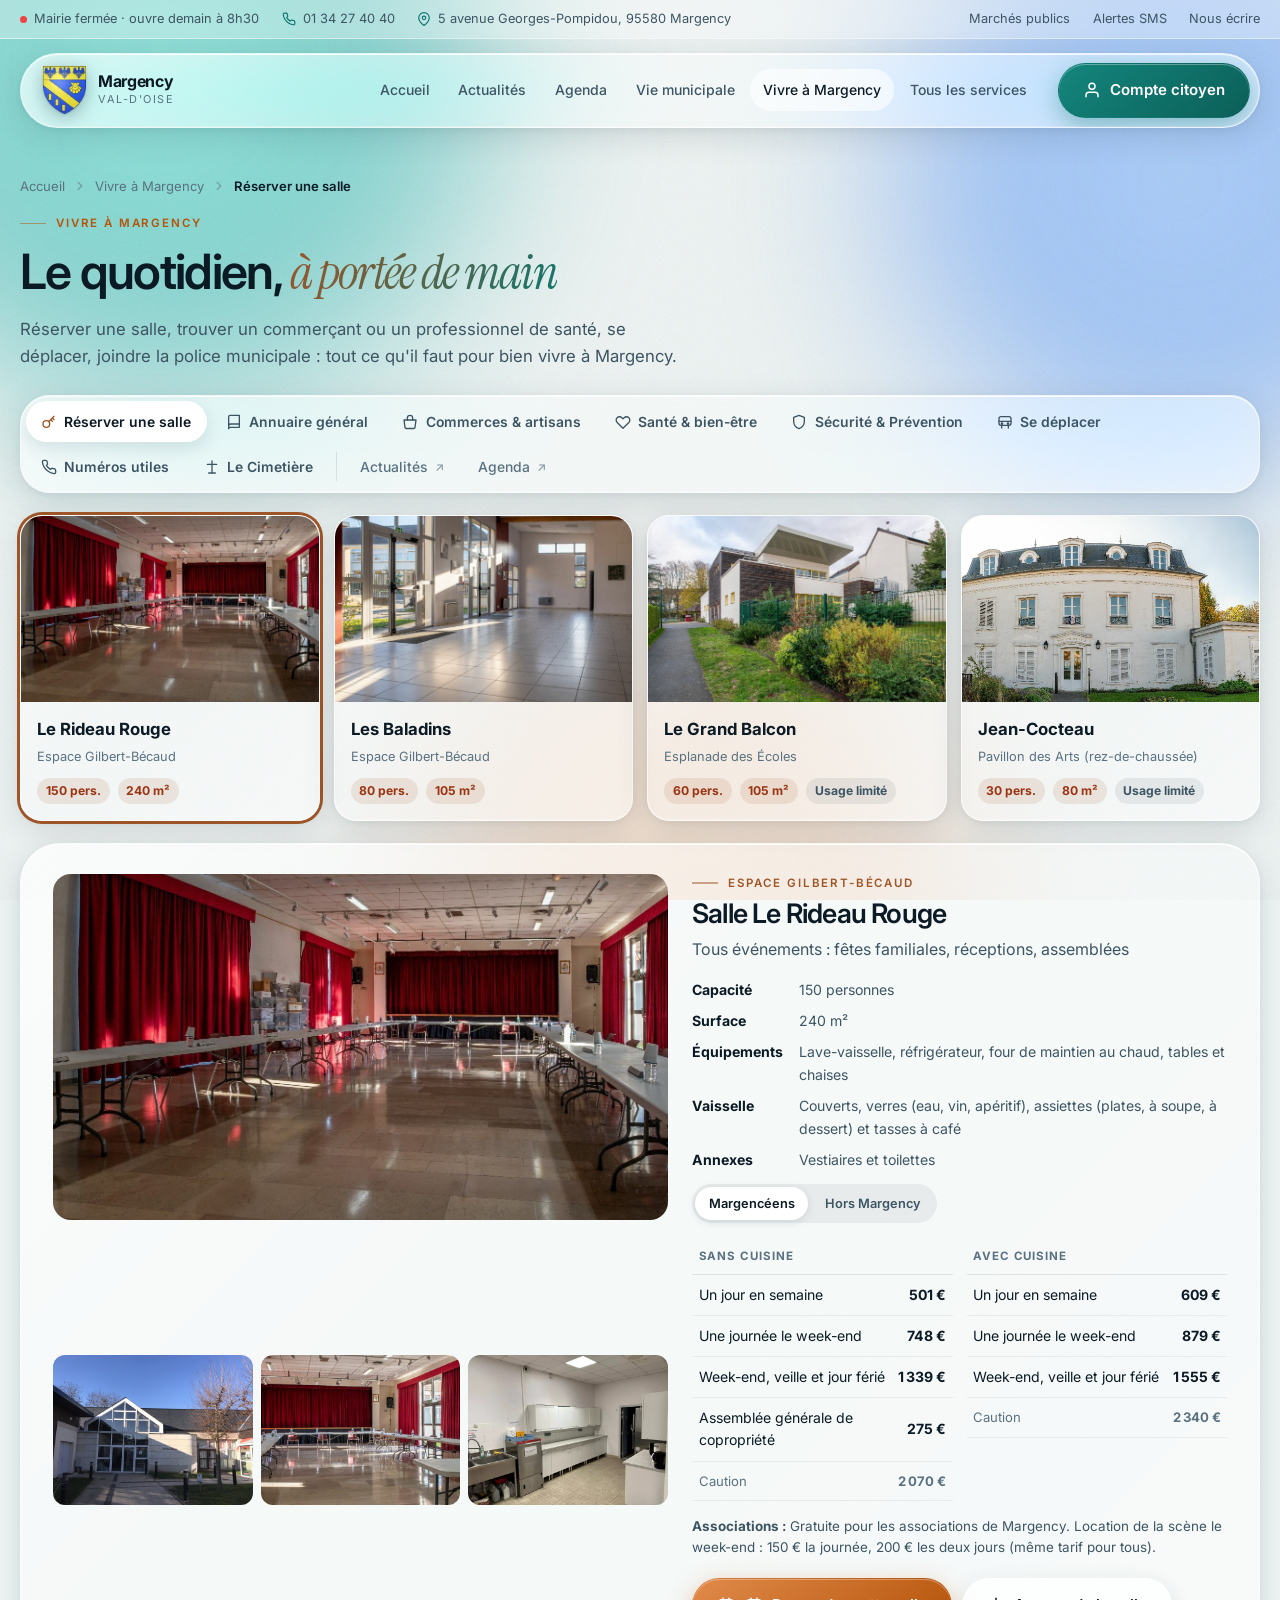
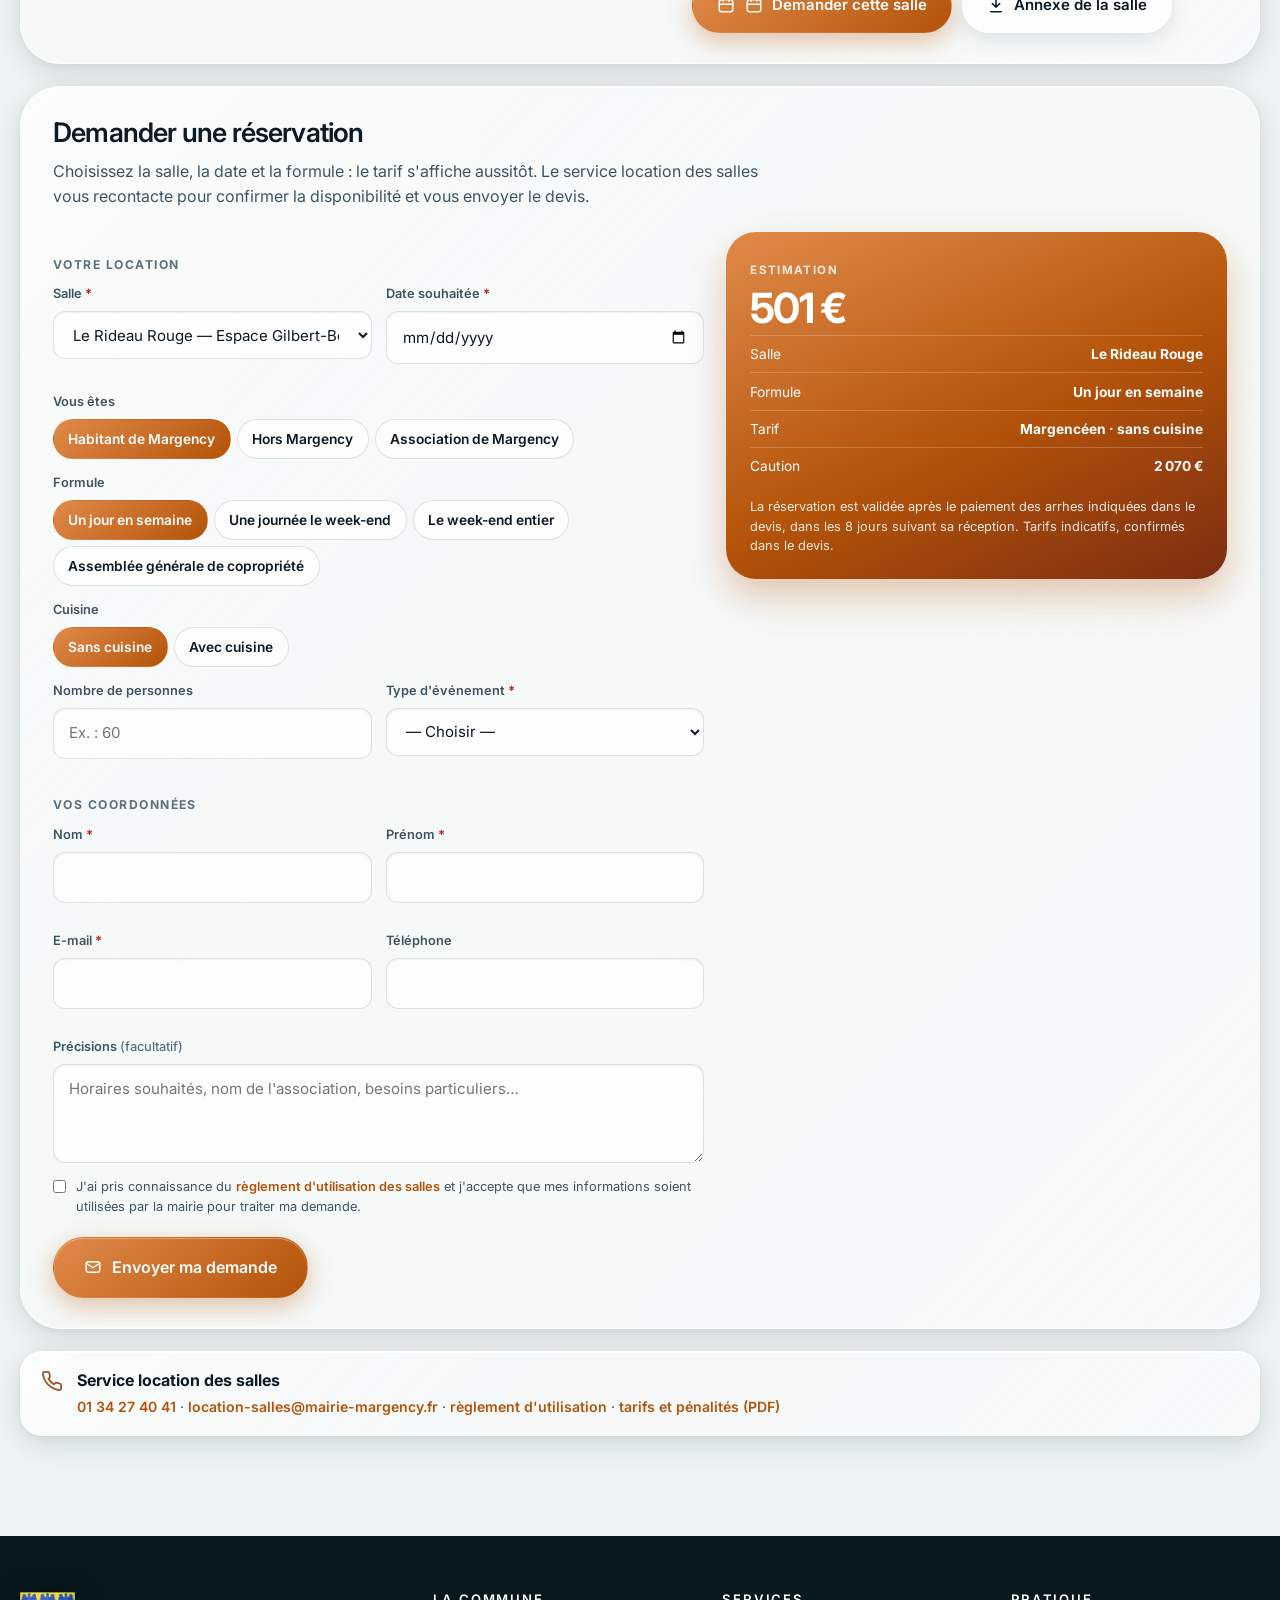
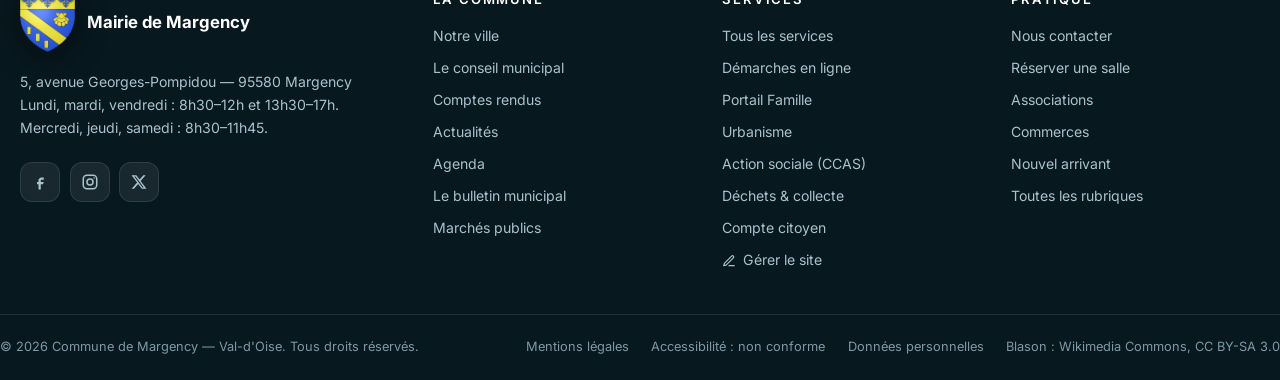
<file: vivre-a-margency.html>
<!DOCTYPE html>
<html lang="fr">
<head>
<meta charset="utf-8">
<meta name="viewport" content="width=device-width, initial-scale=1">
<title>Vivre à Margency — Mairie de Margency</title>
<meta name="description" content="Vivre à Margency (95580) : réserver une salle, annuaire, commerces, professions de santé, sécurité, transports, numéros utiles et cimetière.">
<link rel="icon" type="image/png" sizes="32x32" href="assets/site/favicon-32.png">
<link rel="apple-touch-icon" href="assets/site/favicon-180.png">
<link rel="preconnect" href="https://fonts.googleapis.com">
<link rel="preconnect" href="https://fonts.gstatic.com" crossorigin>
<link href="https://fonts.googleapis.com/css2?family=Instrument+Serif:ital@0;1&family=Inter:wght@300;400;500;600;700&display=swap" rel="stylesheet">
<link rel="stylesheet" href="css/base.css?v=2">
<style>
.muted{color:var(--ink-mute)}
.view{animation:viewIn .5s var(--ease) both}
@keyframes viewIn{from{opacity:0; transform:translateY(16px)} to{opacity:1; transform:none}}
.views{padding-bottom:60px}
:root{--vm1:#14b8a6; --vm2:#0f766e}

/* ---------- onglets ---------- */
.seg{display:flex; flex-wrap:wrap; gap:4px; padding:5px; border-radius:var(--r-lg); margin-top:1.6rem}
.seg a{display:flex; align-items:center; gap:.45rem; padding:.58rem .95rem; border-radius:var(--r-pill); white-space:nowrap;
  font-size:.87rem; font-weight:600; color:var(--ink-soft); transition:background .3s, color .3s, box-shadow .3s}
.seg a svg{width:16px;height:16px}
.seg a:hover{color:var(--ink)}
.seg a.on{background:#fff; color:var(--ink); box-shadow:0 6px 18px rgba(9,42,54,.12)}
.seg a.on svg{color:var(--vm2)}
.seg a.ext{color:var(--ink-mute); font-weight:500}
.seg a.ext::after{content:"↗"; font-size:.75rem; opacity:.7}
.seg .sep{width:1px; background:rgba(11,26,36,.1); margin:6px 4px}

/* ---------- briques communes ---------- */
.panel{padding:30px 32px; border-radius:var(--r-xl); margin-bottom:22px; scroll-margin-top:120px}
.panel > h2, .panel .h2{font-size:clamp(1.3rem,2.1vw,1.7rem); letter-spacing:-.03em; display:flex; align-items:center; gap:.8rem}
.panel > p{color:var(--ink-soft); margin-top:.7rem; max-width:72ch}
.panel h3{font-size:.76rem; font-weight:700; letter-spacing:.12em; text-transform:uppercase; color:var(--ink-mute); margin:1.6rem 0 .8rem}
.eyebrow.vm{color:var(--vm2)}
.ic{width:46px;height:46px;border-radius:15px;flex:none;display:grid;place-items:center;color:#fff;
  background:linear-gradient(145deg,var(--c1,var(--vm1)),var(--c2,var(--vm2)));
  box-shadow:0 8px 20px rgba(9,42,54,.18), inset 0 1px 0 rgba(255,255,255,.35)}
.ic svg{width:22px;height:22px}
.ic.sm{width:38px;height:38px;border-radius:12px}
.ic.sm svg{width:18px;height:18px}
.two{display:grid; grid-template-columns:minmax(0,1fr) minmax(0,1fr); gap:16px}
.three{display:grid; grid-template-columns:repeat(3,minmax(0,1fr)); gap:14px}
.box{padding:18px; border-radius:18px; background:rgba(255,255,255,.5); border:1px solid rgba(255,255,255,.8)}
.box h4{font-size:.95rem; margin-bottom:.4rem}
.box p{font-size:.88rem; color:var(--ink-soft); line-height:1.6}
.cta{display:flex; flex-wrap:wrap; gap:.6rem; margin-top:1.2rem}
.chips{display:flex; flex-wrap:wrap; gap:.45rem}
.chip{display:inline-flex; align-items:center; gap:.4rem; padding:.36rem .78rem; border-radius:var(--r-pill);
  font-size:.8rem; font-weight:600; color:var(--ink-soft); background:rgba(255,255,255,.6); border:1px solid rgba(255,255,255,.8)}
.chip svg{width:14px;height:14px; color:var(--vm2)}
ul.clean{list-style:none; margin:0; padding:0; display:grid; gap:7px}
ul.clean li{display:block; position:relative; padding-left:1.6rem; font-size:.9rem; color:var(--ink-soft); line-height:1.55}
ul.clean li::before{content:""; width:7px; height:7px; border-radius:50%; flex:none; margin-top:.55rem; background:linear-gradient(145deg,var(--vm1),var(--vm2))}
ul.clean li b{color:var(--ink)}
.note{display:flex; gap:.9rem; align-items:flex-start; padding:16px 20px; border-radius:var(--r-md); margin-top:14px;
  background:rgba(255,255,255,.45); border:1px solid rgba(255,255,255,.75)}
.note svg{width:22px;height:22px;flex:none;color:var(--vm2);margin-top:.1rem}
.note b{display:block}
.note span{font-size:.88rem; color:var(--ink-soft)}
.note.warn{background:rgba(254,243,199,.6); border-color:rgba(217,119,6,.2)}
.note.warn svg{color:#d97706}
.vide{padding:34px; text-align:center; border-radius:var(--r-lg); color:var(--ink-soft)}
.vide svg{width:34px;height:34px;color:var(--vm2);margin:0 auto .6rem;display:block}
.lnk{color:var(--brand); font-weight:600}
.lnk:hover{text-decoration:underline}

/* documents PDF */
.docs{display:grid; grid-template-columns:repeat(auto-fill,minmax(270px,1fr)); gap:8px}
.doc{display:flex; align-items:center; gap:.75rem; padding:10px 12px; border-radius:14px; background:rgba(255,255,255,.62);
  border:1px solid rgba(11,26,36,.06); transition:transform .35s var(--ease), box-shadow .35s var(--ease), background .3s}
.doc:hover{transform:translateY(-3px); background:#fff; box-shadow:0 10px 22px rgba(9,42,54,.1)}
.doc .pdf{width:36px;height:42px;border-radius:9px;flex:none;display:grid;place-items:center;color:#fff;font-size:.6rem;font-weight:800;
  background:linear-gradient(160deg,#f87171,#b91c1c); box-shadow:inset 0 1px 0 rgba(255,255,255,.35)}
.doc b{display:block; font-size:.86rem; line-height:1.3}
.doc small{display:block; font-size:.74rem; color:var(--ink-mute); margin-top:.1rem}

/* ============ LA MAIRIE ============ */
.mairie{display:grid; grid-template-columns:minmax(0,1.05fr) minmax(0,1fr); gap:0; padding:0; overflow:hidden}
.mairie .photo{position:relative; min-height:360px; background:#cfe6e3 center/cover no-repeat}
.mairie .photo::after{content:""; position:absolute; inset:0; background:linear-gradient(180deg,rgba(9,42,54,0) 55%,rgba(9,42,54,.55))}
.mairie .photo .leg{position:absolute; left:22px; bottom:18px; z-index:2; color:#fff; font-weight:600; text-shadow:0 2px 12px rgba(0,0,0,.4)}
.mairie .infos{padding:30px 32px}
.statut{display:inline-flex; align-items:center; gap:.55rem; padding:.45rem .9rem; border-radius:var(--r-pill); font-size:.86rem; font-weight:700; margin-bottom:1rem}
.statut i{width:9px;height:9px;border-radius:50%;background:currentColor;box-shadow:0 0 0 4px color-mix(in srgb,currentColor 20%,transparent)}
.statut.ouvert{color:#15803d; background:rgba(34,197,94,.14)}
.statut.ferme{color:#b91c1c; background:rgba(239,68,68,.12)}
.horaires{width:100%; border-collapse:collapse; font-size:.9rem}
.horaires td{padding:.5rem .2rem; border-bottom:1px solid rgba(11,26,36,.06)}
.horaires td:first-child{font-weight:600; text-transform:capitalize; width:32%}
.horaires td:last-child{text-align:right; color:var(--ink-soft)}
.horaires tr.auj td{color:var(--vm2); font-weight:700}
.horaires tr.auj td:first-child::after{content:" · aujourd'hui"; font-weight:500; font-size:.76rem; text-transform:none}
.coord{display:grid; gap:10px; margin-top:1.2rem}
.coord a, .coord div{display:flex; align-items:center; gap:.7rem; font-size:.92rem}
.coord svg{width:18px;height:18px;color:var(--vm2);flex:none}
.carte-geo{border:0; width:100%; height:320px; border-radius:22px; display:block; filter:saturate(.9)}

/* ============ SERVICES ============ */
.svc-grid{display:grid; grid-template-columns:repeat(auto-fill,minmax(300px,1fr)); gap:14px}
.svc{display:flex; flex-direction:column; gap:.2rem; padding:20px; border-radius:var(--r-md); transition:transform .4s var(--ease), box-shadow .4s var(--ease)}
.svc:hover{transform:translateY(-5px)}
.svc .top{display:flex; gap:.9rem; align-items:center; margin-bottom:.6rem}
.svc h4{font-size:1rem; line-height:1.3}
.svc .resp{font-size:.84rem; color:var(--ink-soft)}
.svc .prec{font-size:.8rem; color:var(--ink-mute); margin-top:.3rem}
.svc .acts{display:flex; flex-wrap:wrap; gap:.4rem; margin-top:auto; padding-top:.9rem}
.touche{display:inline-grid; place-items:center; min-width:24px; height:24px; padding:0 .35rem; border-radius:7px; font-size:.78rem; font-weight:800;
  color:#fff; background:linear-gradient(145deg,var(--vm1),var(--vm2)); margin-right:.3rem}
.standard{display:grid; grid-template-columns:repeat(4,minmax(0,1fr)); gap:8px; margin-top:1rem}
.standard div{display:flex; align-items:center; gap:.5rem; padding:9px 11px; border-radius:12px; background:rgba(255,255,255,.55); font-size:.84rem}
.recherche{display:flex; align-items:center; gap:.6rem; padding:.2rem .4rem .2rem 1rem; border-radius:var(--r-pill); margin-bottom:14px}
.recherche svg{width:17px;height:17px;color:var(--ink-mute);flex:none}
.recherche input{flex:1; border:0; background:transparent; padding:.7rem 0; font-size:.95rem; outline:none}

/* ============ DÉMARCHES ============ */
.acc{display:grid; gap:8px}
.acc details{border-radius:18px; background:rgba(255,255,255,.5); border:1px solid rgba(255,255,255,.8); transition:background .3s, box-shadow .35s var(--ease)}
.acc details[open]{background:rgba(255,255,255,.82); box-shadow:0 14px 32px rgba(9,42,54,.1)}
.acc summary{list-style:none; display:grid; grid-template-columns:auto minmax(0,1fr) auto; gap:.9rem; align-items:center; padding:14px 16px; cursor:pointer}
.acc summary::-webkit-details-marker{display:none}
.acc summary b{display:block; font-size:.98rem}
.acc summary small{display:block; font-size:.8rem; color:var(--ink-mute)}
.acc summary .chev{transition:transform .35s var(--ease); color:var(--ink-mute)}
.acc summary .chev svg{width:18px;height:18px}
.acc details[open] .chev{transform:rotate(180deg)}
.acc .corps{padding:0 18px 18px 70px; animation:viewIn .35s var(--ease) both}
.acc .corps h5{font-size:.76rem; letter-spacing:.1em; text-transform:uppercase; color:var(--ink-mute); margin:1rem 0 .5rem}
.acc .corps p{font-size:.9rem; color:var(--ink-soft); line-height:1.6}
.tarifs{display:flex; flex-wrap:wrap; gap:8px; margin-top:.4rem}
.tarifs div{padding:.55rem .9rem; border-radius:12px; background:rgba(15,118,110,.08); font-size:.84rem}
.tarifs b{font-size:1.05rem; color:var(--vm2); margin-right:.3rem}
.porte{display:grid; grid-template-columns:repeat(3,minmax(0,1fr)); gap:14px; margin-bottom:22px}
.porte a{display:flex; flex-direction:column; gap:.4rem; padding:22px; border-radius:var(--r-md); transition:transform .4s var(--ease)}
.porte a:hover{transform:translateY(-6px)}
.porte b{font-size:1.05rem; margin-top:.6rem}
.porte span{font-size:.86rem; color:var(--ink-soft)}
.porte .go{color:var(--vm2); font-weight:600; margin-top:auto; padding-top:.5rem}

/* ============ DÉCHETS ============ */
.bacs{display:grid; grid-template-columns:repeat(4,minmax(0,1fr)); gap:12px}
.bac{padding:18px; border-radius:20px; background:rgba(255,255,255,.55); border:1px solid rgba(255,255,255,.8); display:flex; flex-direction:column; gap:.3rem}
.bac .couv{width:100%; height:12px; border-radius:6px 6px 3px 3px; background:var(--bc); margin-bottom:.7rem; box-shadow:inset 0 -3px 0 rgba(0,0,0,.12)}
.bac b{font-size:.98rem}
.bac .jour{font-size:.86rem; font-weight:700; color:var(--vm2)}
.bac p{font-size:.82rem; color:var(--ink-soft); line-height:1.5}
.prochain{display:flex; align-items:center; gap:1.2rem; padding:20px 24px; border-radius:var(--r-lg); color:#fff;
  background:linear-gradient(150deg,#14b8a6,#0f766e 60%,#0d4a55); box-shadow:0 18px 38px rgba(15,118,110,.3)}
.prochain .d{text-align:center; padding:10px 16px; border-radius:16px; background:rgba(255,255,255,.18)}
.prochain .d b{display:block; font-size:2.1rem; line-height:1}
.prochain .d span{font-size:.78rem; font-weight:600}
.prochain small{opacity:.8; font-size:.78rem; text-transform:uppercase; letter-spacing:.1em; font-weight:700}
.prochain h4{font-size:1.2rem; margin:.2rem 0}
.prochain p{font-size:.86rem; opacity:.9}
.dates{display:flex; flex-wrap:wrap; gap:6px; margin-top:.8rem}
.dates span{padding:.35rem .7rem; border-radius:var(--r-pill); font-size:.8rem; background:rgba(255,255,255,.6); border:1px solid rgba(255,255,255,.8)}
.dates span.passe{opacity:.45; text-decoration:line-through}
.dates span.next{background:linear-gradient(145deg,var(--vm1),var(--vm2)); color:#fff; font-weight:700; border-color:transparent}

/* ============ PUBLICATIONS ============ */
.une{display:grid; grid-template-columns:220px minmax(0,1fr); gap:28px; align-items:center}
.couv{width:100%; aspect-ratio:3/4.1; object-fit:cover; border-radius:16px; box-shadow:0 22px 44px rgba(9,42,54,.26), inset 0 0 0 1px rgba(255,255,255,.6); background:linear-gradient(160deg,#cfe6e3,#7fb9b3)}
.couv-vide{display:grid; place-items:center; color:#fff; font-family:'Instrument Serif',Georgia,serif; font-style:italic; font-size:1.5rem; text-align:center; padding:1rem}
.une h2{font-size:clamp(1.4rem,2.4vw,2rem); letter-spacing:-.03em}
.une p{color:var(--ink-soft); margin-top:.6rem}
.archives{display:grid; grid-template-columns:repeat(auto-fill,minmax(150px,1fr)); gap:16px}
.arch{display:flex; flex-direction:column; gap:.5rem; transition:transform .4s var(--ease)}
.arch:hover{transform:translateY(-6px)}
.arch .couv{box-shadow:0 12px 26px rgba(9,42,54,.18)}
.arch b{font-size:.84rem; line-height:1.3}
.arch small{font-size:.74rem; color:var(--ink-mute)}

/* ============ BUDGETS ============ */
.annees{display:grid; gap:10px}
.an{display:grid; grid-template-columns:90px minmax(0,1fr) auto; gap:1.2rem; align-items:center; padding:14px 18px; border-radius:18px;
  background:rgba(255,255,255,.55); border:1px solid rgba(255,255,255,.8); transition:transform .35s var(--ease), background .3s}
.an:hover{transform:translateX(6px); background:rgba(255,255,255,.85)}
.an .y{font-size:1.6rem; font-weight:700; letter-spacing:-.04em; color:var(--vm2)}
.an b{display:block; font-size:.9rem; line-height:1.4}
.an small{font-size:.76rem; color:var(--ink-mute)}
.an .dl{display:flex; align-items:center; gap:.4rem; font-size:.82rem; font-weight:600; color:var(--brand); white-space:nowrap}
.an .dl svg{width:16px;height:16px}
.flux{display:grid; grid-template-columns:minmax(0,1fr) minmax(0,1fr); gap:14px}
.flux .box h4{display:flex; align-items:center; gap:.5rem}
.flux .rec h4{color:#15803d}
.flux .dep h4{color:#b91c1c}
.principes{display:grid; grid-template-columns:repeat(3,minmax(0,1fr)); gap:10px}
.principes div{padding:14px 16px; border-radius:16px; background:rgba(255,255,255,.5); border:1px solid rgba(255,255,255,.8)}
.principes b{display:block; font-size:.92rem; color:var(--vm2)}
.principes span{font-size:.82rem; color:var(--ink-soft); line-height:1.5}

/* ============ MARCHÉS & RECRUTEMENT ============ */
.consult{display:grid; grid-template-columns:auto minmax(0,1fr) auto; gap:1.2rem; align-items:center; padding:18px 20px; border-radius:var(--r-md); margin-bottom:10px}
.consult h4{font-size:1rem}
.consult small{display:block; font-size:.8rem; color:var(--ink-mute); margin-top:.2rem}
.limite{text-align:right; font-size:.8rem; color:var(--ink-mute)}
.limite b{display:block; font-size:1rem; color:var(--ink)}
.etat{display:inline-block; font-size:.7rem; font-weight:700; padding:.15rem .55rem; border-radius:var(--r-pill); margin-left:.4rem; vertical-align:middle}
.etat.en-cours{background:rgba(34,197,94,.14); color:#15803d}
.etat.attribue{background:rgba(59,130,246,.13); color:#1d4ed8}
.etat.infructueux, .etat.pourvue{background:rgba(11,26,36,.07); color:var(--ink-mute)}
.offre{display:grid; grid-template-columns:260px minmax(0,1fr); gap:0; padding:0; border-radius:var(--r-xl); margin-bottom:18px; overflow:hidden}
.offre img{width:100%; height:100%; min-height:240px; object-fit:cover}
.offre .c{padding:26px 30px}
.offre h2{font-size:1.45rem; letter-spacing:-.03em}
.offre .meta{display:flex; flex-wrap:wrap; gap:.45rem; margin:.8rem 0 1rem}
.offre .cols{display:grid; grid-template-columns:minmax(0,1fr) minmax(0,1fr); gap:18px}
.offre h5{font-size:.74rem; letter-spacing:.1em; text-transform:uppercase; color:var(--ink-mute); margin-bottom:.5rem}

/* ============ CONTACT ============ */
.rdv{display:grid; grid-template-columns:minmax(0,1.35fr) minmax(0,1fr); gap:22px; align-items:start}
.form-rdv .grid-2{margin-bottom:14px}
.form-rdv .field{margin-bottom:14px}
.form-rdv h3{margin-top:.4rem}
.creneaux{display:flex; flex-wrap:wrap; gap:6px}
.creneaux label{cursor:pointer}
.creneaux input{position:absolute; opacity:0; pointer-events:none}
.creneaux span{display:block; padding:.5rem .9rem; border-radius:var(--r-pill); font-size:.86rem; font-weight:600; background:rgba(255,255,255,.66); border:1px solid rgba(11,26,36,.12); transition:.2s}
.creneaux input:checked + span{background:linear-gradient(140deg,#14867d,#0b5f58); color:#fff; border-color:transparent}
.creneaux input:focus-visible + span{outline:2px solid var(--brand); outline-offset:2px}
.creneaux .vide-c{font-size:.84rem; color:var(--ink-mute)}
.rgpd{display:flex; gap:.6rem; align-items:flex-start; font-size:.8rem; color:var(--ink-soft); margin:.4rem 0 1.2rem}
.rgpd input{margin-top:.2rem; accent-color:var(--brand)}
.merci{text-align:center; padding:30px 10px}
.merci .ic{margin:0 auto 1rem; width:64px; height:64px; border-radius:22px}
.merci .ic svg{width:30px;height:30px}
.merci h3{font-size:1.4rem; text-transform:none; letter-spacing:-.02em; color:var(--ink)}
.merci p{color:var(--ink-soft); margin-top:.6rem}

@media (max-width:1100px){
  .mairie, .rdv{grid-template-columns:minmax(0,1fr)}
  .bacs, .standard{grid-template-columns:minmax(0,1fr) minmax(0,1fr)}
  .three, .principes, .porte{grid-template-columns:minmax(0,1fr) minmax(0,1fr)}
}
@media (max-width:760px){
  .panel{padding:22px 20px}
  .mairie .infos{padding:22px 20px}
  .two, .flux, .three, .principes, .porte, .offre .cols{grid-template-columns:minmax(0,1fr)}
  .une, .offre{grid-template-columns:minmax(0,1fr)}
  .une .couv{max-width:200px}
  .offre img{max-height:200px; min-height:0}
  .an{grid-template-columns:minmax(0,1fr); gap:.4rem}
  .consult{grid-template-columns:minmax(0,1fr)}
  .limite{text-align:left}
  .acc .corps{padding:0 16px 16px}
  .seg a{flex:1 1 44%; justify-content:center; padding:.55rem .6rem; font-size:.82rem}
  .seg .sep{display:none}
}

/* ====== Vivre à Margency : teinte ambrée ====== */
:root{--vm1:#fbbf6b; --vm2:#9e5527}
.page-head h1 em{background:linear-gradient(120deg,#9e5527,#0f766e); -webkit-background-clip:text; background-clip:text}
.lnk{color:#b45309}
.btn-ambre{background:linear-gradient(140deg,#e08a4a,#b45309); color:#fff; box-shadow:0 8px 26px rgba(180,83,9,.35), inset 0 1px 0 rgba(255,255,255,.32)}
.btn-ambre:hover{box-shadow:0 14px 38px rgba(180,83,9,.45), inset 0 1px 0 rgba(255,255,255,.32)}
.outils{display:flex; gap:.6rem; flex-wrap:wrap; align-items:center; margin-bottom:16px}
.outils .recherche{flex:1; min-width:240px; margin:0}
.filtre{display:flex; gap:4px; padding:4px; border-radius:var(--r-lg); flex-wrap:wrap}
.filtre button{border:0; background:transparent; padding:.5rem .9rem; border-radius:var(--r-pill); font-size:.84rem; font-weight:600; color:var(--ink-soft); cursor:pointer}
.filtre button.on{background:#fff; color:var(--ink); box-shadow:0 4px 12px rgba(9,42,54,.1)}
.filtre button b{font-size:.72rem; margin-left:.3rem; color:var(--ink-mute)}
.compte{font-size:.84rem; color:var(--ink-mute); margin:-4px 0 12px}

/* ---------- salles ---------- */
.salles{display:grid; grid-template-columns:repeat(4,minmax(0,1fr)); gap:14px; margin-bottom:22px}
.salle{display:flex; flex-direction:column; padding:0; border-radius:var(--r-md); overflow:hidden; text-align:left; cursor:pointer; border:1px solid var(--glass-brd); font:inherit; color:inherit;
  transition:transform .4s var(--ease), box-shadow .4s var(--ease)}
.salle:hover{transform:translateY(-6px)}
.salle.on{box-shadow:0 0 0 3px var(--vm2), var(--glass-shadow)}
.salle img{width:100%; aspect-ratio:16/10; object-fit:cover}
.salle .c{padding:14px 16px 16px; display:flex; flex-direction:column; gap:.25rem}
.salle b{font-size:1.05rem}
.salle small{font-size:.8rem; color:var(--ink-mute)}
.salle .kv{display:flex; gap:.5rem; margin-top:.4rem; flex-wrap:wrap}
.salle .kv span{font-size:.76rem; font-weight:700; padding:.2rem .55rem; border-radius:var(--r-pill); background:rgba(158,85,39,.12); color:#9a3412}
.salle .kv span.r{background:rgba(11,26,36,.07); color:var(--ink-soft)}
.detail{display:grid; grid-template-columns:minmax(0,1.15fr) minmax(0,1fr); gap:24px}
.photos{display:grid; grid-template-columns:repeat(3,minmax(0,1fr)); gap:8px}
.photos img{width:100%; aspect-ratio:4/3; object-fit:cover; border-radius:12px; cursor:zoom-in}
.photos img:first-child{grid-column:1 / -1; aspect-ratio:16/9; border-radius:18px}
.fiche dl{display:grid; grid-template-columns:auto minmax(0,1fr); gap:.55rem 1rem; margin:1rem 0 0; font-size:.88rem}
.fiche dt{font-weight:700; color:var(--ink)}
.fiche dd{margin:0; color:var(--ink-soft)}
.alerte-salle{display:flex; gap:.7rem; padding:12px 14px; border-radius:14px; background:rgba(254,243,199,.7); border:1px solid rgba(217,119,6,.22); font-size:.86rem; color:#78350f; margin-top:1rem}
.alerte-salle svg{width:18px;height:18px;flex:none;color:#d97706}
.tarifs-t{width:100%; border-collapse:collapse; font-size:.88rem; margin-top:.8rem}
.tarifs-t th{text-align:left; font-size:.72rem; letter-spacing:.08em; text-transform:uppercase; color:var(--ink-mute); padding:.5rem .4rem; border-bottom:1px solid rgba(11,26,36,.1)}
.tarifs-t td{padding:.55rem .4rem; border-bottom:1px solid rgba(11,26,36,.06)}
.tarifs-t td.p{text-align:right; font-weight:700; white-space:nowrap}
.tarifs-t tr.cau td{color:var(--ink-mute); font-size:.82rem}
.seg-mini{display:inline-flex; gap:3px; padding:3px; border-radius:var(--r-pill); background:rgba(11,26,36,.06); margin-top:.8rem}
.seg-mini button{border:0; background:transparent; padding:.4rem .85rem; border-radius:var(--r-pill); font-size:.8rem; font-weight:600; color:var(--ink-soft); cursor:pointer}
.seg-mini button.on{background:#fff; color:var(--ink); box-shadow:0 2px 8px rgba(9,42,54,.12)}

/* simulateur */
.resa{display:grid; grid-template-columns:minmax(0,1.3fr) minmax(0,1fr); gap:22px; align-items:start}
.resa .grid-2, .resa .grid-3{margin-bottom:14px}
.resa .field{margin-bottom:14px}
.options{display:flex; flex-wrap:wrap; gap:6px}
.options label{cursor:pointer}
.options input{position:absolute; opacity:0; pointer-events:none}
.options span{display:block; padding:.5rem .9rem; border-radius:var(--r-pill); font-size:.86rem; font-weight:600; background:rgba(255,255,255,.66); border:1px solid rgba(11,26,36,.12); transition:.2s}
.options input:checked + span{background:linear-gradient(140deg,#e08a4a,#b45309); color:#fff; border-color:transparent}
.options input:disabled + span{opacity:.35; cursor:not-allowed; text-decoration:line-through}
.options input:focus-visible + span{outline:2px solid var(--vm2); outline-offset:2px}
.devis{position:sticky; top:100px; padding:24px; border-radius:var(--r-lg); color:#fff; background:linear-gradient(155deg,#e08a4a,#b45309 55%,#7c2d12); box-shadow:0 18px 38px rgba(180,83,9,.3)}
.devis small{font-size:.72rem; font-weight:700; letter-spacing:.12em; text-transform:uppercase; opacity:.85}
.devis .prix{font-size:2.6rem; font-weight:700; letter-spacing:-.04em; line-height:1.05; margin:.3rem 0}
.devis .ligne-d{display:flex; justify-content:space-between; gap:1rem; font-size:.86rem; padding:.45rem 0; border-top:1px solid rgba(255,255,255,.2)}
.devis p{font-size:.8rem; opacity:.88; margin-top:.8rem; line-height:1.5}
.devis .warn{background:rgba(0,0,0,.18); border-radius:12px; padding:.6rem .8rem; margin-top:.8rem; font-size:.82rem}
.rgpd{display:flex; gap:.6rem; align-items:flex-start; font-size:.8rem; color:var(--ink-soft); margin:.4rem 0 1.2rem}
.rgpd input{margin-top:.2rem; accent-color:var(--vm2)}
.merci{text-align:center; padding:30px 10px}
.merci .ic{margin:0 auto 1rem; width:64px; height:64px; border-radius:22px}
.merci h3{font-size:1.4rem; text-transform:none; letter-spacing:-.02em; color:var(--ink)}
.merci p{color:var(--ink-soft); margin-top:.6rem}

/* ---------- fiches (annuaire, commerces, santé) ---------- */
.fiches{display:grid; grid-template-columns:repeat(auto-fill,minmax(300px,1fr)); gap:14px}
.fiche-c{display:flex; flex-direction:column; padding:18px; border-radius:var(--r-md); transition:transform .4s var(--ease)}
.fiche-c:hover{transform:translateY(-5px)}
.fiche-c .top{display:flex; gap:.9rem; align-items:center}
.fiche-c .logo{width:54px; height:54px; border-radius:15px; flex:none; object-fit:cover; background:#fff; box-shadow:0 6px 16px rgba(9,42,54,.12)}
.fiche-c .logo.init{display:grid; place-items:center; color:#fff; font-weight:700; background:linear-gradient(145deg,var(--c1,var(--vm1)),var(--c2,var(--vm2)))}
.fiche-c h4{font-size:1rem; line-height:1.3}
.fiche-c .cat{display:inline-block; font-size:.68rem; font-weight:700; letter-spacing:.06em; text-transform:uppercase; color:var(--c2,var(--vm2)); margin-top:.15rem}
.fiche-c p{font-size:.85rem; color:var(--ink-soft); margin-top:.7rem; line-height:1.5}
.fiche-c .l{display:flex; gap:.45rem; align-items:flex-start; font-size:.82rem; color:var(--ink-soft); margin-top:.5rem}
.fiche-c .l svg{width:14px;height:14px;flex:none;margin-top:.18rem;color:var(--vm2)}
.fiche-c .acts{display:flex; flex-wrap:wrap; gap:.4rem; margin-top:auto; padding-top:.9rem}
.type{font-size:.66rem; font-weight:700; padding:.12rem .5rem; border-radius:var(--r-pill); background:rgba(11,26,36,.07); color:var(--ink-soft); margin-left:.4rem; vertical-align:middle; white-space:nowrap}
.garde{display:grid; grid-template-columns:auto minmax(0,1fr) auto; gap:1.2rem; align-items:center; padding:18px 22px; border-radius:var(--r-lg); margin-bottom:18px}

/* ---------- sécurité ---------- */
.police{display:grid; grid-template-columns:minmax(0,1fr) minmax(0,1.1fr); gap:0; padding:0; overflow:hidden}
.police .photo{min-height:320px; background:#e7e5e4 center/cover}
.police .c{padding:28px 30px}
.gros-tel{display:block; font-size:2rem; font-weight:700; letter-spacing:-.03em; color:var(--vm2); margin:.3rem 0 .6rem}
.acc{display:grid; gap:8px}
.acc details{border-radius:18px; background:rgba(255,255,255,.5); border:1px solid rgba(255,255,255,.8)}
.acc details[open]{background:rgba(255,255,255,.82); box-shadow:0 14px 32px rgba(9,42,54,.1)}
.acc summary{list-style:none; display:grid; grid-template-columns:auto minmax(0,1fr) auto; gap:.9rem; align-items:center; padding:14px 16px; cursor:pointer}
.acc summary::-webkit-details-marker{display:none}
.acc summary b{font-size:.98rem}
.acc summary small{display:block; font-size:.8rem; color:var(--ink-mute)}
.acc .chev{transition:transform .35s var(--ease); color:var(--ink-mute)}
.acc .chev svg{width:18px;height:18px}
.acc details[open] .chev{transform:rotate(180deg)}
.acc .corps{padding:0 18px 18px 70px}

/* ---------- se déplacer ---------- */
.gares{display:grid; grid-template-columns:minmax(0,1fr) minmax(0,1fr); gap:14px}
.gare{padding:20px; border-radius:var(--r-md)}
.gare h4{font-size:1.05rem}
.lignes{display:flex; gap:6px; margin:.7rem 0}
.ligne-b{min-width:34px; height:34px; padding:0 .5rem; border-radius:9px; display:grid; place-items:center; color:#fff; font-weight:800; font-size:.95rem}
.ligne-b.H{background:#8a5a2b}
.ligne-b.J{background:#c9a520}
.ligne-b.C{background:#f3c300; color:#1c1917; border-radius:50%}
.bus{display:grid; gap:8px}
.bus .b{display:grid; grid-template-columns:auto minmax(0,1fr); gap:1rem; align-items:center; padding:12px 14px; border-radius:14px; background:rgba(255,255,255,.55); border:1px solid rgba(255,255,255,.8)}
.bus .n{min-width:64px; padding:.4rem .6rem; border-radius:10px; text-align:center; font-weight:800; color:#fff; background:linear-gradient(145deg,#60a5fa,#1d4ed8)}
.bus .n small{display:block; font-size:.62rem; font-weight:600; opacity:.85}
.bus p{font-size:.88rem; color:var(--ink-soft)}

/* ---------- numéros ---------- */
.urg{display:grid; grid-template-columns:repeat(4,minmax(0,1fr)); gap:10px}
.urg a{display:flex; flex-direction:column; gap:.1rem; padding:14px 16px; border-radius:16px; background:rgba(254,226,226,.55); border:1px solid rgba(220,38,38,.16); transition:transform .3s var(--ease)}
.urg a:hover{transform:translateY(-3px)}
.urg a b{font-size:1.5rem; color:#b91c1c; letter-spacing:-.03em; line-height:1.1}
.urg a strong{font-size:.88rem}
.urg a span{font-size:.76rem; color:var(--ink-soft)}
.svc-p{display:grid; gap:8px}
.svc-p .s{display:grid; grid-template-columns:minmax(0,1fr) auto; gap:.3rem 1rem; padding:14px 16px; border-radius:16px; background:rgba(255,255,255,.55); border:1px solid rgba(255,255,255,.8)}
.svc-p .s b{font-size:.95rem}
.svc-p .s small{grid-column:1; font-size:.8rem; color:var(--ink-soft)}
.svc-p .s .act{grid-row:1 / span 3; grid-column:2; display:flex; flex-direction:column; gap:.35rem; align-items:flex-end; justify-content:center}
.ecoute{display:grid; grid-template-columns:repeat(3,minmax(0,1fr)); gap:8px}
.ecoute a{display:flex; justify-content:space-between; gap:.6rem; align-items:center; padding:10px 14px; border-radius:12px; background:rgba(255,255,255,.55); font-size:.84rem}
.ecoute a b{white-space:nowrap; color:var(--vm2)}

/* ---------- cimetière ---------- */
.cim{display:grid; grid-template-columns:minmax(0,1.1fr) minmax(0,1fr); gap:0; padding:0; overflow:hidden}
.cim .photo{min-height:340px; background:#e7e5e4 center/cover}
.cim .c{padding:28px 30px}

@media (max-width:1100px){
  .salles{grid-template-columns:minmax(0,1fr) minmax(0,1fr)}
  .detail, .resa, .police, .cim{grid-template-columns:minmax(0,1fr)}
  .devis{position:static}
  .urg{grid-template-columns:minmax(0,1fr) minmax(0,1fr)}
  .ecoute{grid-template-columns:minmax(0,1fr) minmax(0,1fr)}
}
@media (max-width:760px){
  .salles, .gares, .ecoute{grid-template-columns:minmax(0,1fr)}
  .police .c, .cim .c{padding:22px 20px}
  .police .photo, .cim .photo{min-height:200px}
  .garde{grid-template-columns:minmax(0,1fr)}
  .acc .corps{padding:0 16px 16px}
  .svc-p .s{grid-template-columns:minmax(0,1fr)}
  .svc-p .s .act{grid-row:auto; grid-column:1; align-items:flex-start; flex-direction:row; flex-wrap:wrap}
  .fiches{grid-template-columns:minmax(0,1fr)}
}
</style>
</head>
<body>

<div class="aurora">
  <div class="blob b1"></div><div class="blob b2"></div>
  <div class="blob b3"></div><div class="blob b4"></div>
</div>
<div class="grain"></div>

<div class="topbar">
  <div class="wrap">
    <div class="topbar-l">
      <span class="topbar-item" id="statutMairie"><span class="pulse"></span> <span class="statut-txt">Horaires de la mairie</span></span>
      <a class="topbar-item" href="tel:0134274040">
        <svg viewBox="0 0 24 24" fill="none" stroke="currentColor" stroke-width="2" stroke-linecap="round"><path d="M22 16.9v3a2 2 0 0 1-2.2 2 19.8 19.8 0 0 1-8.6-3.1 19.5 19.5 0 0 1-6-6A19.8 19.8 0 0 1 2.1 4.2 2 2 0 0 1 4.1 2h3a2 2 0 0 1 2 1.7c.1.9.3 1.8.6 2.6a2 2 0 0 1-.5 2.1L8.1 9.6a16 16 0 0 0 6 6l1.2-1.1a2 2 0 0 1 2.1-.5c.8.3 1.7.5 2.6.6a2 2 0 0 1 1.7 2z"/></svg>
        01 34 27 40 40
      </a>
      <span class="topbar-item">
        <svg viewBox="0 0 24 24" fill="none" stroke="currentColor" stroke-width="2"><path d="M21 10c0 7-9 13-9 13s-9-6-9-13a9 9 0 0 1 18 0z"/><circle cx="12" cy="10" r="3"/></svg>
        5 avenue Georges-Pompidou, 95580 Margency
      </span>
    </div>
    <div class="topbar-l" style="display:flex">
      <a href="vie-municipale.html#marches">Marchés publics</a>
      <a href="compte-citoyen.html">Alertes SMS</a>
      <a href="vie-municipale.html#mairie/ecrire">Nous écrire</a>
    </div>
  </div>
</div>

<header class="site" id="header">
  <div class="wrap">
    <div class="navbar glass">
      <a class="brand" href="index.html">
        <img class="blason" src="assets/site/blason-128.webp" width="44" height="48" alt="Blason de Margency">
        <span class="brand-txt"><strong>Margency</strong><span>Val-d'Oise</span></span>
      </a>
      <nav class="main">
          <a href="index.html">Accueil</a>
          <a href="actualites.html">Actualités</a>
          <a href="agenda.html">Agenda</a>
          <a href="vie-municipale.html">Vie municipale</a>
          <a class="active" href="vivre-a-margency.html">Vivre à Margency</a>
          <a href="services.html">Tous les services</a>
        </nav>
      <div class="nav-actions">
        <a class="btn btn-solid" href="compte-citoyen.html">
          <svg viewBox="0 0 24 24" fill="none" stroke="currentColor" stroke-width="2" stroke-linecap="round"><path d="M20 21v-2a4 4 0 0 0-4-4H8a4 4 0 0 0-4 4v2"/><circle cx="12" cy="7" r="4"/></svg>
          <span class="lbl">Compte citoyen</span>
        </a>
        <button class="icon-btn burger" id="burger" aria-label="Menu">
          <svg viewBox="0 0 24 24" fill="none" stroke="currentColor" stroke-width="2" stroke-linecap="round"><path d="M4 7h16M4 12h16M4 17h16"/></svg>
        </button>
      </div>
    </div>
  </div>
</header>

<div class="sheet" id="sheet">
  <div class="wrap">
    <div class="sheet-inner glass">
      <button class="icon-btn close" id="closeSheet" aria-label="Fermer">
        <svg viewBox="0 0 24 24" fill="none" stroke="currentColor" stroke-width="2" stroke-linecap="round"><path d="M18 6 6 18M6 6l12 12"/></svg>
      </button>
      <nav>
            <a href="index.html">Accueil</a>
            <a href="actualites.html">Actualités</a>
            <a href="agenda.html">Agenda</a>
            <a href="vie-municipale.html">Vie municipale</a>
            <a href="enfance-education.html">Enfance &amp; Éducation</a>
            <a href="sport-loisirs-culture.html">Sport, Loisirs &amp; Culture</a>
            <a class="active" href="vivre-a-margency.html">Vivre à Margency</a>
            <a href="environnement-urbanisme.html">Environnement &amp; Urbanisme</a>
            <a href="action-sociale.html">Action sociale</a>
            <a href="conseil-municipal.html">Conseil municipal</a>
            <a href="services.html">Tous les services</a>
            <a href="compte-citoyen.html">Compte citoyen</a>
          </nav>
    </div>
  </div>
</div>

<main>
  <div class="page-head">
    <div class="wrap">
      <div class="crumb">
        <a href="index.html">Accueil</a>
        <svg viewBox="0 0 24 24" fill="none" stroke="currentColor" stroke-width="2.4" stroke-linecap="round"><path d="m9 6 6 6-6 6"/></svg>
        <a href="vivre-a-margency.html">Vivre à Margency</a>
        <svg viewBox="0 0 24 24" fill="none" stroke="currentColor" stroke-width="2.4" stroke-linecap="round"><path d="m9 6 6 6-6 6"/></svg>
        <b id="crumbCur">Réserver une salle</b>
      </div>
      <div class="eyebrow" style="color:#b45309">Vivre à Margency</div>
      <h1>Le quotidien, <em>à portée de main</em></h1>
      <p class="lead">Réserver une salle, trouver un commerçant ou un professionnel de santé, se déplacer, joindre la police municipale : tout ce qu'il faut pour bien vivre à Margency.</p>
      <nav class="seg glass" id="seg" aria-label="Rubriques Vivre à Margency">
        <a href="#salles" data-v="salles" data-i="key">Réserver une salle</a>
        <a href="#annuaire" data-v="annuaire" data-i="book">Annuaire général</a>
        <a href="#commerces" data-v="commerces" data-i="cart">Commerces &amp; artisans</a>
        <a href="#sante" data-v="sante" data-i="heart">Santé &amp; bien-être</a>
        <a href="#securite" data-v="securite" data-i="shield">Sécurité &amp; Prévention</a>
        <a href="#deplacer" data-v="deplacer" data-i="bus">Se déplacer</a>
        <a href="#numeros" data-v="numeros" data-i="phone">Numéros utiles</a>
        <a href="#cimetiere" data-v="cimetiere" data-i="cross">Le Cimetière</a>
        <span class="sep"></span>
        <a class="ext" href="actualites.html">Actualités</a>
        <a class="ext" href="agenda.html">Agenda</a>
      </nav>
    </div>
  </div>

  <div class="views"><div class="wrap">

  <!-- ==================== SALLES ==================== -->
  <section class="view" data-view="salles" hidden>
    <div class="salles" id="listeSalles"></div>
    <div class="panel glass" id="ficheSalle"></div>
    <div class="panel glass" id="resa">
      <h2>Demander une réservation</h2>
      <p>Choisissez la salle, la date et la formule : le tarif s'affiche aussitôt. Le service location des salles vous recontacte pour confirmer la disponibilité et vous envoyer le devis.</p>
      <div class="resa" style="margin-top:1.4rem">
        <form id="formResa" novalidate>
          <h3>Votre location</h3>
          <div class="grid-2">
            <label class="field"><span>Salle <b style="color:var(--danger)">*</b></span><select name="salle"></select></label>
            <label class="field"><span>Date souhaitée <b style="color:var(--danger)">*</b></span><input name="date" type="date"></label>
          </div>
          <div class="field"><span>Vous êtes</span><div class="options" id="optProfil">
            <label><input type="radio" name="profil" value="margenceens" checked><span>Habitant de Margency</span></label>
            <label><input type="radio" name="profil" value="exterieurs"><span>Hors Margency</span></label>
            <label><input type="radio" name="profil" value="association"><span>Association de Margency</span></label>
          </div></div>
          <div class="field"><span>Formule</span><div class="options" id="optFormule"></div></div>
          <div class="field"><span>Cuisine</span><div class="options" id="optCuisine">
            <label><input type="radio" name="cuisine" value="sans" checked><span>Sans cuisine</span></label>
            <label><input type="radio" name="cuisine" value="avec"><span>Avec cuisine</span></label>
          </div></div>
          <div class="grid-2">
            <label class="field"><span>Nombre de personnes</span><input name="personnes" type="number" min="1" max="500" placeholder="Ex. : 60"></label>
            <label class="field"><span>Type d'événement <b style="color:var(--danger)">*</b></span><select name="evenement">
              <option value="">— Choisir —</option><option data-festif="1">Fête familiale (anniversaire, baptême…)</option><option data-festif="1">Réception, repas</option>
              <option>Assemblée générale</option><option>Conférence, réunion</option><option>Exposition, concert, spectacle</option><option>Activité associative</option><option data-festif="1">Autre</option></select></label>
          </div>
          <h3>Vos coordonnées</h3>
          <div class="grid-2">
            <label class="field"><span>Nom <b style="color:var(--danger)">*</b></span><input name="nom" autocomplete="family-name"></label>
            <label class="field"><span>Prénom <b style="color:var(--danger)">*</b></span><input name="prenom" autocomplete="given-name"></label>
          </div>
          <div class="grid-2">
            <label class="field"><span>E-mail <b style="color:var(--danger)">*</b></span><input name="email" type="email" autocomplete="email"></label>
            <label class="field"><span>Téléphone</span><input name="telephone" type="tel" autocomplete="tel"></label>
          </div>
          <label class="field"><span>Précisions <i>(facultatif)</i></span><textarea name="message" rows="3" style="resize:vertical" placeholder="Horaires souhaités, nom de l'association, besoins particuliers…"></textarea></label>
          <label class="rgpd"><input type="checkbox" name="rgpd"><span>J'ai pris connaissance du <a class="lnk" id="lienReglement" target="_blank" rel="noopener">règlement d'utilisation des salles</a> et j'accepte que mes informations soient utilisées par la mairie pour traiter ma demande.</span></label>
          <button class="btn btn-ambre btn-lg" type="submit" data-ico="mail">Envoyer ma demande</button>
        </form>
        <aside class="devis" id="devis" aria-live="polite"></aside>
      </div>
    </div>
    <div class="note glass" data-ico-note="phone"><div><b>Service location des salles</b><span id="contactSalles"></span></div></div>
  </section>

  <!-- ==================== ANNUAIRE ==================== -->
  <section class="view" data-view="annuaire" hidden>
    <div class="panel glass" style="margin-bottom:16px">
      <h2>Qui contacter&nbsp;?</h2>
      <p>Services de la mairie, associations, commerces, professionnels de santé et administrations : cherchez par nom, activité ou besoin.</p>
    </div>
    <div class="outils">
      <label class="recherche glass" data-ico="filter"><input id="rechAnnu" placeholder="Ex. : cantine, pharmacie, judo, boulangerie, impôts…"></label>
      <div class="filtre glass" id="filtreAnnu"></div>
    </div>
    <p class="compte" id="compteAnnu"></p>
    <div class="fiches" id="annuaire"></div>
  </section>

  <!-- ==================== COMMERCES ==================== -->
  <section class="view" data-view="commerces" hidden>
    <div class="outils">
      <label class="recherche glass" data-ico="filter"><input id="rechCom" placeholder="Rechercher un commerce ou une activité…"></label>
      <div class="filtre glass" id="filtreCom"></div>
    </div>
    <p class="compte" id="compteCom"></p>
    <div class="fiches" id="commerces"></div>
    <div class="note glass" data-ico-note="cart"><div><b>Vous êtes commerçant ou artisan à Margency&nbsp;?</b><span>Pour apparaître dans cette liste ou mettre vos informations à jour, écrivez au service communication : <a class="lnk" href="mailto:communication@mairie-margency.fr">communication@mairie-margency.fr</a>.</span></div></div>
  </section>

  <!-- ==================== SANTÉ ==================== -->
  <section class="view" data-view="sante" hidden>
    <div class="garde glass">
      <span class="ic" style="--c1:#f87171;--c2:#b91c1c" data-i="heart"></span>
      <div><b>Pharmacie de garde, médecin de garde</b><p style="font-size:.88rem;color:var(--ink-soft);margin-top:.2rem">La nuit, le dimanche et les jours fériés, trouvez la pharmacie de garde la plus proche au <b>3237</b>. En cas d'urgence médicale, composez le <b>15</b>.</p></div>
      <a class="btn btn-glass" href="tel:3237" data-ico="phone">3237</a>
    </div>
    <div class="outils"><div class="filtre glass" id="filtreSante"></div></div>
    <div class="fiches" id="sante"></div>
  </section>

  <!-- ==================== SÉCURITÉ ==================== -->
  <section class="view" data-view="securite" hidden>
    <div class="panel glass police">
      <div class="photo" style="background-image:url('assets/vivre/1621329173-policemunicipale.jpg')"></div>
      <div class="c">
        <div class="eyebrow vm">Police municipale intercommunale Margency – Andilly</div>
        <h2 class="h2" style="margin-top:.5rem">Plus de proximité pour plus de sécurité</h2>
        <a class="gros-tel" id="telPolice"></a>
        <table class="horaires" id="horPolice" style="width:100%;font-size:.9rem"></table>
        <p style="font-size:.86rem;color:var(--ink-soft);margin-top:.8rem">En dehors de ces horaires et en cas d'urgence, composez le <b>17</b>.</p>
        <p style="font-size:.88rem;color:var(--ink-soft);margin-top:.8rem">Six policiers municipaux, leur responsable et un agent de surveillance de la voie publique : surveillance des parcs, sécurité aux entrées et sorties d'école, respect des arrêtés (stationnement, zone bleue, propreté), prévention routière dans les écoles.</p>
      </div>
    </div>
    <div class="two">
      <div class="panel glass" style="margin-bottom:0">
        <h2>Opération Tranquillité Vacances</h2>
        <p>Vous partez&nbsp;? Signalez votre absence à la police municipale : votre domicile sera surveillé, en lien avec le commissariat d'Enghien-Montmorency. L'opération fonctionne pendant les vacances et toute l'année.</p>
        <div class="cta"><a class="btn btn-ambre" id="lienOTV" target="_blank" rel="noopener" data-ico="download">Fiche d'inscription</a><a class="btn btn-glass" id="telPolice2" data-ico="phone">Appeler la police municipale</a></div>
      </div>
      <div class="panel glass" style="margin-bottom:0">
        <h2>Vidéoprotection</h2>
        <p>Depuis 2005, des caméras surveillent 24 h/24 les principaux lieux de la ville, dans un cadre strict :</p>
        <ul class="clean" style="margin-top:.8rem">
          <li><span>le public est informé de la présence des caméras</span></li>
          <li><span>interdiction de filmer l'intérieur et l'entrée des habitations</span></li>
          <li><span>enregistrements détruits sous 14 jours, reproduction interdite</span></li>
          <li><span>chacun peut accéder aux images qui le concernent</span></li>
        </ul>
      </div>
    </div>
    <div class="panel glass" style="margin-top:22px">
      <h2>Les bons réflexes</h2>
      <div class="acc" style="margin-top:1.2rem">
        <details><summary><span class="ic sm" data-i="home"></span><span><b>Contre les cambriolages</b><small>Avant de partir, et si vous êtes victime</small></span><span class="chev" data-i="chev"></span></summary><div class="corps"><ul class="clean">
          <li><span>Prévenez vos voisins, vos proches et la police municipale de votre départ</span></li>
          <li><span>Faites relever votre courrier, évitez les volets fermés trop longtemps</span></li>
          <li><span>Pas de message annonçant votre absence sur le répondeur</span></li>
          <li><span>Argent et bijoux en lieu sûr ; jamais de clés sous le paillasson</span></li>
          <li><span>Un éclairage extérieur automatique dissuade les cambrioleurs</span></li>
          <li><span>Ne laissez pas les clés de voiture près de la porte d'entrée</span></li>
          <li><span><b>Victime ?</b> Ne touchez à rien et appelez le 17</span></li></ul></div></details>
        <details><summary><span class="ic sm" data-i="car"></span><span><b>Vols liés à la voiture</b><small>Stationnement et objets de valeur</small></span><span class="chev" data-i="chev"></span></summary><div class="corps"><ul class="clean">
          <li><span>Garez-vous dans un lieu fréquenté et éclairé</span></li>
          <li><span>Ne laissez rien de visible dans l'habitacle : GPS, sacs, vêtements</span></li>
          <li><span>Un antivol de volant est très dissuasif pour un véhicule qui attire l'œil</span></li>
          <li><span>Comportement suspect ? Police municipale ou 17, avec un maximum de détails</span></li></ul></div></details>
        <details><summary><span class="ic sm" data-i="alert"></span><span><b>Vols par ruse</b><small>Faux agents, faux policiers, démarcheurs</small></span><span class="chev" data-i="chev"></span></summary><div class="corps"><ul class="clean">
          <li><span>N'ouvrez pas à un inconnu ; identifiez vos visiteurs par l'œilleton ou l'entrebâilleur</span></li>
          <li><span>Méfiez-vous des faux agents (électricité, eau, Poste, police) et des offres trop alléchantes</span></li>
          <li><span>Ne gardez pas de fortes sommes chez vous</span></li>
          <li><span>Évitez les mentions « veuve », « veuf » ou « madame » sur la boîte aux lettres</span></li>
          <li><span>En cas de doute, retenez le signalement de la personne et de son véhicule</span></li></ul></div></details>
      </div>
    </div>
  </section>

  <!-- ==================== SE DÉPLACER ==================== -->
  <section class="view" data-view="deplacer" hidden>
    <div class="panel glass">
      <h2>En train : Paris en moins d'une demi-heure</h2>
      <p>Margency n'a pas de gare, mais deux gares voisines sont à environ 3,5 km du centre-ville, desservies par les bus.</p>
      <div class="gares" id="gares" style="margin-top:1.2rem"></div>
    </div>
    <div class="panel glass">
      <h2>En bus : 5 lignes</h2>
      <p>Elles relient Margency aux gares et aux villes voisines. <span id="majBus" class="muted"></span></p>
      <div class="bus" id="bus" style="margin-top:1.2rem"></div>
      <div class="cta"><a class="btn btn-glass" href="https://www.iledefrance-mobilites.fr" target="_blank" rel="noopener" data-ico="link">Horaires et itinéraires : Île-de-France Mobilités</a></div>
    </div>
  </section>

  <!-- ==================== NUMÉROS ==================== -->
  <section class="view" data-view="numeros" hidden>
    <div class="panel glass"><h2>Urgences</h2><p>Appels gratuits, 24 h/24.</p><div class="urg" id="urg" style="margin-top:1.2rem"></div></div>
    <div class="panel glass"><h2>Services publics</h2><div class="svc-p" id="svcPublics" style="margin-top:1.2rem"></div></div>
    <div class="panel glass"><h2>Écoute et prévention</h2><div class="ecoute" id="ecoute" style="margin-top:1.2rem"></div></div>
    <div class="note glass" data-ico-note="hall"><div><b>La mairie</b><span>01 34 27 40 40 · <a class="lnk" href="vie-municipale.html#mairie">horaires et accès</a> · <a class="lnk" href="vie-municipale.html#services">tous les services municipaux</a></span></div></div>
  </section>

  <!-- ==================== CIMETIÈRE ==================== -->
  <section class="view" data-view="cimetiere" hidden>
    <div class="panel glass cim">
      <div class="photo" id="photoCim"></div>
      <div class="c">
        <div class="eyebrow vm">Au sommet de la ville</div>
        <h2 class="h2" style="margin-top:.5rem">Le cimetière de Margency</h2>
        <p style="color:var(--ink-soft);margin-top:.6rem">Au point le plus haut de la commune, près de la forêt de Montmorency, il offre une vue sur la ville et tout Paris. Transféré en 1846 depuis les abords de l'église, plusieurs fois agrandi, il compte un columbarium et un jardin du souvenir.</p>
        <h3>Horaires d'ouverture</h3>
        <div class="chips" id="horCim"></div>
        <div class="cta"><a class="btn btn-ambre" href="tel:0134274040" data-ico="phone">État civil : 01 34 27 40 40, touche 2</a></div>
      </div>
    </div>
    <div class="two">
      <div class="panel glass" style="margin-bottom:0"><h2>Tarifs des concessions</h2><table class="tarifs-t" id="tarifsCim"></table></div>
      <div class="panel glass" style="margin-bottom:0">
        <h2>Démarches</h2>
        <ul class="clean" style="margin-top:1rem">
          <li><span><b>Funérailles</b> : rapprochez-vous de votre entreprise de pompes funèbres.</span></li>
          <li><span><b>Concessions et autres demandes</b> : service de l'état civil, en mairie ou au 01 34 27 40 40 (touche 2).</span></li>
          <li><span>La plaque au nom du défunt est obligatoire au columbarium ; elle n'est pas fournie par la mairie.</span></li>
        </ul>
        <div class="photos" id="galCim" style="margin-top:1.2rem"></div>
      </div>
    </div>
  </section>

  </div></div>
</main>

<footer>
  <div class="wrap">
    <div class="f-grid">
      <div>
        <div class="f-brand">
          <img class="blason blason-lg" src="assets/site/blason-256.webp" width="55" height="60" alt="Blason de Margency">
          <strong>Mairie de Margency</strong>
        </div>
        <p class="f-about">5, avenue Georges-Pompidou — 95580 Margency<br><span data-horaires-mairie>Lundi, mardi, vendredi : 8h30–12h et 13h30–17h.<br>Mercredi, jeudi, samedi : 8h30–11h45.</span></p>
                <div class="socials">
          <a class="soc" href="https://www.facebook.com/profile.php?id=100007993065299" target="_blank" rel="noopener" aria-label="Facebook"><svg viewBox="0 0 24 24" fill="currentColor"><path d="M14 9h3V6h-3c-2.2 0-4 1.8-4 4v2H8v3h2v7h3v-7h3l1-3h-4v-2c0-.6.4-1 1-1z"/></svg></a>
          <a class="soc" href="https://www.instagram.com/margency95580/" target="_blank" rel="noopener" aria-label="Instagram"><svg viewBox="0 0 24 24" fill="none" stroke="currentColor" stroke-width="2"><rect x="3" y="3" width="18" height="18" rx="5"/><circle cx="12" cy="12" r="4"/><circle cx="17.5" cy="6.5" r="1" fill="currentColor" stroke="none"/></svg></a>
          <a class="soc" href="https://twitter.com/villedemargency" target="_blank" rel="noopener" aria-label="X (Twitter)"><svg viewBox="0 0 24 24" fill="currentColor"><path d="M17.8 3h3.1l-6.8 7.8L22 21h-6.2l-4.9-6.4L5.3 21H2.2l7.3-8.3L2 3h6.4l4.4 5.8zm-1.1 16.2h1.7L7.4 4.7H5.6z"/></svg></a>
        </div>
        </div>
        <div>
          <h4>La commune</h4>
          <ul>
            <li><a href="services.html">Notre ville</a></li>
            <li><a href="conseil-municipal.html#elus">Le conseil municipal</a></li>
            <li><a href="conseil-municipal.html#seances">Comptes rendus</a></li>
            <li><a href="actualites.html">Actualités</a></li>
            <li><a href="agenda.html">Agenda</a></li>
            <li><a href="vie-municipale.html#magazines">Le bulletin municipal</a></li>
            <li><a href="vie-municipale.html#marches">Marchés publics</a></li>
          </ul>
        </div>
        <div>
          <h4>Services</h4>
          <ul>
            <li><a href="services.html">Tous les services</a></li>
            <li><a href="vie-municipale.html#demarches">Démarches en ligne</a></li>
            <li><a href="enfance-education.html#portail">Portail Famille</a></li>
            <li><a href="environnement-urbanisme.html">Urbanisme</a></li>
            <li><a href="action-sociale.html">Action sociale (CCAS)</a></li>
            <li><a href="vie-municipale.html#dechets">Déchets &amp; collecte</a></li>
            <li><a href="compte-citoyen.html">Compte citoyen</a></li>
            <li><a class="agent-link" href="gestion.html"><svg viewBox="0 0 24 24" fill="none" stroke="currentColor" stroke-width="2" stroke-linecap="round" stroke-linejoin="round"><path d="M12 20h9"/><path d="M16.5 3.5a2.1 2.1 0 0 1 3 3L7 19l-4 1 1-4z"/></svg>Gérer le site</a></li>
          </ul>
        </div>
        <div>
          <h4>Pratique</h4>
          <ul>
            <li><a href="vie-municipale.html#mairie/ecrire">Nous contacter</a></li>
            <li><a href="vivre-a-margency.html#salles">Réserver une salle</a></li>
            <li><a href="sport-loisirs-culture.html#associations">Associations</a></li>
            <li><a href="vivre-a-margency.html#commerces">Commerces</a></li>
            <li><a href="vivre-a-margency.html">Nouvel arrivant</a></li>
            <li><a href="services.html">Toutes les rubriques</a></li>
          </ul>
        </div>
      </div>
    </div>
    <div class="f-bottom">
      <span>© <span data-annee>2026</span> Commune de Margency — Val-d'Oise. Tous droits réservés.</span>
      <span style="display:flex;gap:1.4rem;flex-wrap:wrap">
        <a href="mentions-legales.html#mentions">Mentions légales</a>
        <a href="mentions-legales.html#accessibilite">Accessibilité : non conforme</a>
        <a href="mentions-legales.html#donnees">Données personnelles</a>
        <a href="https://commons.wikimedia.org/wiki/File:Blason_ville_fr_Margency_(Val-d%27Oise).svg" target="_blank" rel="noopener">Blason : Wikimedia Commons, CC BY-SA 3.0</a>
      </span>
    </div>
  </div>
</footer>

<script src="js/icones.js"></script>
<script src="data/vivre.js"></script>
<script src="data/vie-municipale.js"></script>
<script src="data/culture.js"></script>
<script src="js/compte-demo.js"></script>
<script src="js/horaires.js"></script>
<script>
(function(){
  var esc = MD.esc, V = window.VIVRE, TODAY = MD.AUJOURDHUI;
  var ICO = Object.assign({}, window.ICONES, {
    filter:'<circle cx="11" cy="11" r="7"/><path d="m20 20-3.5-3.5"/>', download:'<path d="M12 3v12M7 10l5 5 5-5M5 21h14"/>', chev:'<path d="m6 9 6 6 6-6"/>',
    alert:'<path d="M12 9v4M12 17h.01"/><path d="M10.3 3.9 1.8 18a2 2 0 0 0 1.7 3h17a2 2 0 0 0 1.7-3L13.7 3.9a2 2 0 0 0-3.4 0z"/>', arrow:'<path d="M5 12h14M13 6l6 6-6 6"/>'
  });
  function svg(n){ return '<svg viewBox="0 0 24 24" fill="none" stroke="currentColor" stroke-width="2" stroke-linecap="round" stroke-linejoin="round">'+(ICO[n] || '')+'</svg>'; }
  function norm(t){ return (t || '').toLowerCase().normalize('NFD').replace(/[̀-ͯ]/g, ''); }
  function tel(t){ return (t || '').replace(/[^\d+]/g, ''); }
  function euros(n){ return n == null ? '—' : n === 0 ? 'Gratuit' : n.toLocaleString('fr-FR') + ' €'; }
  var MOIS = ['janvier','février','mars','avril','mai','juin','juillet','août','septembre','octobre','novembre','décembre'];
  var JOURS = ['dimanche','lundi','mardi','mercredi','jeudi','vendredi','samedi'];
  function dateLongue(iso){ var d = new Date(iso + 'T12:00:00'); return JOURS[d.getDay()] + ' ' + d.getDate() + ' ' + MOIS[d.getMonth()] + ' ' + d.getFullYear(); }
  function initiales(n){ return n.replace(/[^A-Za-zÀ-ÿ ]/g, ' ').trim().split(/\s+/).filter(function(m){ return !/^(le|la|les|de|du|des|m|mme)$/i.test(m); }).slice(0,2).map(function(m){ return m[0]; }).join('').toUpperCase(); }
  function actions(o){
    var t = (o.telephone || '').split('·').map(function(x){ return x.trim(); }).filter(Boolean)[0];
    return '<div class="acts">'+(t ? '<a class="btn btn-glass btn-sm" href="tel:'+tel(t)+'">'+svg('phone')+esc(t)+'</a>' : '')+
      (o.email ? '<a class="btn btn-glass btn-sm" href="mailto:'+esc(o.email)+'" title="'+esc(o.email)+'">'+svg('mail')+'Écrire</a>' : '')+
      (o.site ? '<a class="btn btn-glass btn-sm" href="'+esc(o.site)+'" target="_blank" rel="noopener">'+svg('link')+'Site</a>' : '')+
      (o.lien ? '<a class="btn btn-glass btn-sm" href="'+esc(o.lien)+'">'+svg('arrow')+'Voir</a>' : '')+'</div>';
  }

  /* ============ SALLES ============ */
  var S = V.salles, R = V.reservation, salleSel = S[0].id, profilTarif = 'margenceens';
  var FORMULES = [['semaine','Un jour en semaine','du lundi au vendredi'],['jour','Une journée le week-end','samedi ou dimanche'],['weekend','Le week-end entier','ou veille et jour férié'],['ag','Assemblée générale de copropriété','du lundi au vendredi, sans cuisine']];
  function salle(id){ return S.filter(function(s){ return s.id === id; })[0] || S[0]; }
  function rendreListe(){
    document.getElementById('listeSalles').innerHTML = S.map(function(s){
      return '<button type="button" class="salle glass'+(s.id === salleSel ? ' on' : '')+'" data-salle="'+s.id+'"><img src="'+esc(s.photos[0])+'" alt="" loading="lazy">'+
        '<span class="c"><b>'+esc(s.nom)+'</b><small>'+esc(s.lieu)+'</small><span class="kv"><span>'+s.capacite+' pers.</span><span>'+s.surface+' m²</span>'+(s.restreinte ? '<span class="r">Usage limité</span>' : '')+'</span></span></button>';
    }).join('');
  }
  function lignesTarifs(t){
    return [['Un jour en semaine','semaine'],['Une journée le week-end','jour'],['Week-end, veille et jour férié','weekend'],['Assemblée générale de copropriété','ag']]
      .filter(function(l){ return t[l[1]] != null; })
      .map(function(l){ return '<tr><td>'+l[0]+'</td><td class="p">'+euros(t[l[1]])+'</td></tr>'; }).join('')+
      '<tr class="cau"><td>Caution</td><td class="p">'+euros(t.caution)+'</td></tr>';
  }
  function rendreFiche(){
    var s = salle(salleSel), T = s.tarifs[profilTarif];
    document.getElementById('ficheSalle').innerHTML = '<div class="detail">'+
      '<div class="photos">'+s.photos.map(function(p, i){ return '<img src="'+esc(p)+'" alt="Salle '+esc(s.nom)+', photo '+(i+1)+'" loading="lazy">'; }).join('')+'</div>'+
      '<div class="fiche"><div class="eyebrow vm">'+esc(s.lieu)+'</div><h2 class="h2" style="margin-top:.4rem">Salle '+esc(s.nom)+'</h2>'+
        (s.restreinte ? '<div class="alerte-salle">'+svg('alert')+'<span>'+esc(s.usage)+'</span></div>' : '<p style="color:var(--ink-soft);margin-top:.5rem">'+esc(s.usage)+'</p>')+
        '<dl><dt>Capacité</dt><dd>'+s.capacite+' personnes</dd><dt>Surface</dt><dd>'+s.surface+' m²</dd><dt>Équipements</dt><dd>'+esc(s.equipements)+'</dd><dt>Vaisselle</dt><dd>'+esc(s.vaisselle)+'</dd><dt>Annexes</dt><dd>'+esc(s.annexes)+'</dd></dl>'+
        '<div class="seg-mini" id="segTarif"><button type="button" data-p="margenceens" class="'+(profilTarif === 'margenceens' ? 'on' : '')+'">Margencéens</button><button type="button" data-p="exterieurs" class="'+(profilTarif === 'exterieurs' ? 'on' : '')+'">Hors Margency</button></div>'+
        '<div class="two" style="gap:14px;margin-top:.2rem"><div><table class="tarifs-t"><tr><th>Sans cuisine</th><th></th></tr>'+lignesTarifs(T.sans)+'</table></div>'+
        '<div><table class="tarifs-t"><tr><th>Avec cuisine</th><th></th></tr>'+lignesTarifs(T.avec)+'</table></div></div>'+
        '<p style="font-size:.84rem;color:var(--ink-soft);margin-top:.9rem"><b>Associations :</b> '+esc(s.associations)+'</p>'+
        '<div class="cta"><a class="btn btn-ambre" href="#salles/resa" data-ico="cal">Demander cette salle</a><a class="btn btn-glass" href="'+esc(s.annexe)+'" target="_blank" rel="noopener">'+svg('download')+'Annexe de la salle</a></div>'+
      '</div></div>';
    document.querySelectorAll('#ficheSalle [data-ico]').forEach(function(el){ el.insertAdjacentHTML('afterbegin', svg(el.dataset.ico)); });
  }
  document.getElementById('listeSalles').addEventListener('click', function(e){
    var b = e.target.closest('[data-salle]'); if(!b) return;
    salleSel = b.dataset.salle ; rendreListe(); rendreFiche(); form.salle.value = salleSel ; majDevis();
    document.getElementById('ficheSalle').scrollIntoView({behavior:'smooth', block:'start'});
  });
  document.getElementById('ficheSalle').addEventListener('click', function(e){
    var b = e.target.closest('[data-p]'); if(b){ profilTarif = b.dataset.p ; rendreFiche(); }
  });

  /* ---- simulateur et demande ---- */
  var form = document.getElementById('formResa');
  form.salle.innerHTML = S.map(function(s){ return '<option value="'+s.id+'">'+esc(s.nom)+' — '+esc(s.lieu)+' ('+s.capacite+' pers.)</option>'; }).join('');
  form.date.min = TODAY;
  document.getElementById('lienReglement').href = R.reglement;
  document.getElementById('contactSalles').innerHTML = '<a class="lnk" href="tel:'+tel(R.telephone)+'">'+esc(R.telephone)+'</a> · <a class="lnk" href="mailto:'+esc(R.email)+'">'+esc(R.email)+'</a> · <a class="lnk" href="'+esc(R.reglement)+'" target="_blank" rel="noopener">règlement d\'utilisation</a> · <a class="lnk" href="'+esc(R.tarifsPdf)+'" target="_blank" rel="noopener">tarifs et pénalités (PDF)</a>';
  function choix(n){ var i = form.querySelector('input[name="'+n+'"]:checked'); return i ? i.value : ''; }
  function rendreFormules(){
    var s = salle(form.salle.value), T = s.tarifs.margenceens, actuelle = choix('formule');
    document.getElementById('optFormule').innerHTML = FORMULES.map(function(f){
      var dispo = T.sans[f[0]] != null;
      return '<label title="'+esc(f[2])+'"><input type="radio" name="formule" value="'+f[0]+'"'+(dispo ? '' : ' disabled')+(actuelle === f[0] && dispo ? ' checked' : '')+'><span>'+f[1]+'</span></label>'; }).join('');
    if(!choix('formule')){ var p = form.querySelector('input[name=formule]:not(:disabled)'); if(p) p.checked = true; }
    [].forEach.call(form.evenement.options, function(o){ o.disabled = !!(s.restreinte && o.dataset.festif); if(o.disabled && o.selected) form.evenement.value = ''; });
  }
  function majDevis(){
    var s = salle(form.salle.value), profil = choix('profil'), formule = choix('formule'), cuisine = choix('cuisine');
    if(formule === 'ag' && cuisine === 'avec'){ form.querySelector('input[name=cuisine][value=sans]').checked = true ; cuisine = 'sans'; }
    form.querySelector('input[name=cuisine][value=avec]').disabled = formule === 'ag';
    var assoc = profil === 'association', T = s.tarifs[assoc ? 'margenceens' : profil][cuisine], prix = assoc ? 0 : T[formule];
    var alertes = [];
    var n = +form.personnes.value ; if(n > s.capacite) alertes.push('La salle accueille au maximum ' + s.capacite + ' personnes.');
    if(form.date.value){
      var j = new Date(form.date.value + 'T12:00:00').getDay(), we = j === 0 || j === 6;
      if((formule === 'semaine' || formule === 'ag') && we) alertes.push('Cette formule concerne un jour du lundi au vendredi : la date choisie tombe un ' + JOURS[j] + '.');
      if(formule === 'jour' && !we) alertes.push('La formule « journée le week-end » concerne un samedi ou un dimanche.');
    }
    var ev = form.evenement.selectedOptions[0];
    if(s.restreinte && ev && ev.dataset.festif) alertes.push('Cette salle ne peut pas accueillir d\'événement festif.');
    var f = FORMULES.filter(function(x){ return x[0] === formule; })[0] || FORMULES[0];
    document.getElementById('devis').innerHTML = '<small>Estimation</small><div class="prix">'+euros(prix)+'</div>'+
      '<div class="ligne-d"><span>Salle</span><b>'+esc(s.nom)+'</b></div>'+
      '<div class="ligne-d"><span>Formule</span><b>'+esc(f[1])+'</b></div>'+
      '<div class="ligne-d"><span>Tarif</span><b>'+(assoc ? 'Association de Margency' : profil === 'margenceens' ? 'Margencéen' : 'Hors Margency')+' · '+(cuisine === 'avec' ? 'avec' : 'sans')+' cuisine</b></div>'+
      (assoc ? '' : '<div class="ligne-d"><span>Caution</span><b>'+euros(T.caution)+'</b></div>')+
      (form.date.value ? '<div class="ligne-d"><span>Date</span><b>'+esc(dateLongue(form.date.value))+'</b></div>' : '')+
      alertes.map(function(a){ return '<div class="warn">'+esc(a)+'</div>'; }).join('')+
      '<p>'+(assoc ? esc(s.associations) + ' ' : '')+esc(R.arrhes)+' Tarifs indicatifs, confirmés dans le devis.</p>';
    return {prix:prix, caution:assoc ? null : T.caution, formule:f[1], alertes:alertes};
  }
  form.addEventListener('change', function(e){ if(e.target.name === 'salle'){ salleSel = form.salle.value ; rendreListe(); rendreFiche(); rendreFormules(); } majDevis(); });
  form.addEventListener('input', majDevis);
  form.addEventListener('submit', function(e){
    e.preventDefault();
    form.querySelectorAll('.field.error').forEach(function(f){ f.classList.remove('error'); });
    var d = {}; ['nom','prenom','email','telephone','date','message'].forEach(function(k){ d[k] = form[k].value.trim(); });
    var manque = [];
    ['nom','prenom','email','date'].forEach(function(k){ if(!d[k]){ manque.push(k); form[k].closest('.field').classList.add('error'); } });
    if(!form.evenement.value){ manque.push('type d\'événement'); form.evenement.closest('.field').classList.add('error'); }
    if(d.email && !/^[^@\s]+@[^@\s]+\.[^@\s]+$/.test(d.email)){ manque.push('e-mail'); form.email.closest('.field').classList.add('error'); }
    if(!form.rgpd.checked) manque.push('acceptation du règlement');
    if(manque.length){ MD.toast('Merci de compléter : ' + manque.join(', ')); return; }
    var dv = majDevis();
    if(dv.alertes.length){ MD.toast(dv.alertes[0]); return; }
    var s = salle(form.salle.value), profil = choix('profil');
    var envoi = {type:'salle', nom:d.nom, prenom:d.prenom, email:d.email, telephone:d.telephone, date:d.date, creneau:dv.formule, objet:'Salle ' + s.nom,
      message:[form.evenement.value, (form.personnes.value ? form.personnes.value + ' personnes' : ''), (profil === 'association' ? 'Association de Margency' : profil === 'margenceens' ? 'Habitant de Margency' : 'Hors Margency'),
               (choix('cuisine') === 'avec' ? 'avec cuisine' : 'sans cuisine'), 'Estimation : ' + euros(dv.prix) + (dv.caution ? ' (caution ' + euros(dv.caution) + ')' : '')].filter(Boolean).join(' · ') + (d.message ? '\n' + d.message : '')};
    var btn = form.querySelector('button[type=submit]'); btn.disabled = true;
    fetch('/api/demande', {method:'POST', headers:{'Content-Type':'application/json'}, body:JSON.stringify(envoi)})
      .then(function(r){ return r.json(); })
      .then(function(j){
        if(!j.ok) throw new Error(j.erreur);
        form.outerHTML = '<div class="merci"><span class="ic">'+svg('check')+'</span><h3>Demande envoyée</h3><p>Merci '+esc(d.prenom)+'. Votre demande pour la salle <b>'+esc(s.nom)+'</b> le <b>'+esc(dateLongue(d.date))+'</b> a bien été transmise au service location des salles.</p>'+
          '<p>Il vous recontacte à <b>'+esc(d.email)+'</b> pour confirmer la disponibilité et vous adresser le devis.</p></div>';
      })
      .catch(function(err){ btn.disabled = false ; MD.toast(err && err.message && err.message !== 'Failed to fetch' ? err.message : 'Envoi impossible pour le moment. Appelez le ' + R.telephone + '.'); });
  });
  rendreListe(); rendreFiche(); rendreFormules(); majDevis();

  /* ============ ANNUAIRE GÉNÉRAL ============ */
  var TYPES = {'Mairie':['#2dd4bf','#0f766e'], 'Service public':['#94a3b8','#475569'], 'Association':['#f472b6','#be185d'], 'Commerce':['#fbbf6b','#9e5527'], 'Santé':['#f87171','#b91c1c']};
  var fiches = [];
  (window.VIE ? VIE.services : []).forEach(function(s){ fiches.push({type:'Mairie', nom:s.nom, sous:s.responsable, texte:s.precision, telephone:s.telephone, email:s.email, lien:'vie-municipale.html#services'}); });
  fiches.push({type:'Mairie', nom:'Police municipale', sous:'Margency – Andilly', telephone:V.police.telephone, lien:'#securite'});
  if(window.CULTURE){
    var B = CULTURE.bibliotheque ; fiches.push({type:'Mairie', nom:B.nom, sous:B.adresse, telephone:B.telephone, email:B.email, lien:'sport-loisirs-culture.html#bibliotheque'});
    CULTURE.associations.forEach(function(a){ fiches.push({type:'Association', nom:a.nom, sous:a.categorie, texte:a.description, adresse:a.adresse, telephone:a.telephone, email:a.email, site:a.site, logo:a.logo}); });
  }
  V.commerces.forEach(function(c){ fiches.push({type:'Commerce', nom:c.nom, sous:c.activite || c.categorie, texte:c.description, adresse:c.adresse, telephone:c.telephone, email:c.email, site:c.site, logo:c.logo}); });
  V.sante.forEach(function(s){ fiches.push({type:'Santé', nom:s.nom, sous:s.categorie, adresse:s.adresse, telephone:s.telephone, email:s.email, site:s.site}); });
  V.numeros.services.forEach(function(s){ fiches.push({type:'Service public', nom:s.nom, sous:s.horaires, adresse:s.adresse, telephone:s.telephone, site:s.site}); });
  var SYN = {cantine:'scolaire', ecole:'scolaire', inscription:'scolaire', impot:'finances', impots:'finances', emploi:'france travail', chomage:'france travail', medecin:'medecin', docteur:'medecin',
             dentiste:'dentiste', pharmacie:'pharmacie', pain:'boulangerie', allocations:'allocations', caf:'allocations', secu:'cpam', 'carte grise':'prefecture', salle:'location', mariage:'etat civil', permis:'urbanisme', travaux:'technique'};
  var typeAnnu = 'Tout', rechAnnu = '';
  function carteFiche(f){
    var c = TYPES[f.type];
    return '<article class="fiche-c glass" style="--c1:'+c[0]+';--c2:'+c[1]+'"><div class="top">'+(f.logo ? '<img class="logo" src="'+esc(f.logo)+'" alt="" loading="lazy">' : '<span class="logo init">'+esc(initiales(f.nom))+'</span>')+
      '<div><h4>'+esc(f.nom)+'</h4><span class="cat">'+esc(f.type)+(f.sous ? ' · '+esc(f.sous) : '')+'</span></div></div>'+
      (f.texte ? '<p>'+esc(f.texte.length > 160 ? f.texte.slice(0,157).replace(/\s+\S*$/, '') + '…' : f.texte)+'</p>' : '')+
      (f.adresse ? '<span class="l">'+svg('map')+esc(f.adresse)+'</span>' : '')+actions(f)+'</article>';
  }
  function rendreAnnu(){
    document.getElementById('filtreAnnu').innerHTML = ['Tout'].concat(Object.keys(TYPES)).map(function(t){
      var n = t === 'Tout' ? fiches.length : fiches.filter(function(f){ return f.type === t; }).length;
      return '<button data-t="'+t+'" class="'+(t === typeAnnu ? 'on' : '')+'">'+t+'<b>'+n+'</b></button>'; }).join('');
    var q = norm(rechAnnu); Object.keys(SYN).forEach(function(k){ if(q === k) q = SYN[k]; });
    var vis = fiches.filter(function(f){ return (typeAnnu === 'Tout' || f.type === typeAnnu) && (!q || norm([f.nom, f.sous, f.texte, f.adresse, f.type].join(' ')).indexOf(q) > -1); });
    document.getElementById('compteAnnu').textContent = vis.length + ' contact' + (vis.length > 1 ? 's' : '') + (rechAnnu ? ' pour « ' + rechAnnu + ' »' : '');
    document.getElementById('annuaire').innerHTML = vis.length ? vis.map(carteFiche).join('') : '<div class="vide glass" style="grid-column:1/-1">Aucun résultat. Essayez un autre mot, ou appelez la mairie au 01 34 27 40 40.</div>';
  }
  document.getElementById('filtreAnnu').addEventListener('click', function(e){ var b = e.target.closest('[data-t]'); if(b){ typeAnnu = b.dataset.t ; rendreAnnu(); } });
  document.getElementById('rechAnnu').addEventListener('input', function(e){ rechAnnu = e.target.value.trim(); rendreAnnu(); });
  rendreAnnu();

  /* ============ COMMERCES ============ */
  var catCom = 'Tous', rechCom = '', COMS = V.commerces.slice().sort(function(a, b){ return a.nom.localeCompare(b.nom, 'fr'); });
  function rendreCom(){
    var cats = ['Tous'].concat(COMS.map(function(c){ return c.categorie; }).filter(function(c, i, a){ return a.indexOf(c) === i; }));
    document.getElementById('filtreCom').innerHTML = cats.map(function(t){
      var n = t === 'Tous' ? COMS.length : COMS.filter(function(c){ return c.categorie === t; }).length;
      return '<button data-t="'+esc(t)+'" class="'+(t === catCom ? 'on' : '')+'">'+esc(t)+'<b>'+n+'</b></button>'; }).join('');
    var q = norm(rechCom), vis = COMS.filter(function(c){ return (catCom === 'Tous' || c.categorie === catCom) && (!q || norm([c.nom, c.activite, c.description, c.adresse].join(' ')).indexOf(q) > -1); });
    document.getElementById('compteCom').textContent = vis.length + ' professionnel' + (vis.length > 1 ? 's' : '');
    document.getElementById('commerces').innerHTML = vis.map(function(c){
      return '<article class="fiche-c glass"><div class="top">'+(c.logo ? '<img class="logo" src="'+esc(c.logo)+'" alt="" loading="lazy">' : '<span class="logo init">'+esc(initiales(c.nom))+'</span>')+
        '<div><h4>'+esc(c.nom)+'</h4><span class="cat">'+esc(c.activite || c.categorie)+'</span></div></div>'+
        (c.description ? '<p>'+esc(c.description)+'</p>' : '')+
        (c.horaires ? '<span class="l">'+svg('cal')+esc(c.horaires)+'</span>' : '')+
        (c.adresse ? '<span class="l">'+svg('map')+esc(c.adresse)+'</span>' : '')+actions(c)+'</article>';
    }).join('') || '<div class="vide glass" style="grid-column:1/-1">Aucun résultat.</div>';
  }
  document.getElementById('filtreCom').addEventListener('click', function(e){ var b = e.target.closest('[data-t]'); if(b){ catCom = b.dataset.t ; rendreCom(); } });
  document.getElementById('rechCom').addEventListener('input', function(e){ rechCom = e.target.value.trim(); rendreCom(); });
  rendreCom();

  /* ============ SANTÉ ============ */
  var catSante = 'Tous', SAN = V.sante;
  function rendreSante(){
    var cats = ['Tous'].concat(SAN.map(function(s){ return s.categorie; }).filter(function(c, i, a){ return a.indexOf(c) === i; }).sort());
    document.getElementById('filtreSante').innerHTML = cats.map(function(t){ return '<button data-t="'+esc(t)+'" class="'+(t === catSante ? 'on' : '')+'">'+esc(t)+'</button>'; }).join('');
    document.getElementById('sante').innerHTML = SAN.filter(function(s){ return catSante === 'Tous' || s.categorie === catSante; })
      .sort(function(a, b){ var ma = a.categorie === 'Maison de santé' ? 0 : 1, mb = b.categorie === 'Maison de santé' ? 0 : 1; return ma - mb || a.categorie.localeCompare(b.categorie, 'fr') || a.nom.localeCompare(b.nom, 'fr'); })
      .map(function(s){
        var itin = 'https://www.google.com/maps/dir/?api=1&destination=' + encodeURIComponent(s.lat ? s.lat + ',' + s.lng : s.adresse);
        return '<article class="fiche-c glass" style="--c1:#f87171;--c2:#b91c1c"><div class="top"><span class="logo init">'+svg('heart').replace('<svg','<svg style="width:22px;height:22px"')+'</span>'+
          '<div><h4>'+esc(s.nom)+'</h4><span class="cat">'+esc(s.categorie)+'</span></div></div>'+
          (s.description ? '<p>'+esc(s.description)+'</p>' : '')+
          '<span class="l">'+svg('map')+esc(s.adresse)+'</span>'+
          actions({telephone:s.telephone, email:s.email, site:s.site}).replace('</div>', (itin ? '<a class="btn btn-glass btn-sm" href="'+itin+'" target="_blank" rel="noopener">'+svg('arrow')+'Itinéraire</a>' : '')+'</div>')+'</article>';
      }).join('');
  }
  document.getElementById('filtreSante').addEventListener('click', function(e){ var b = e.target.closest('[data-t]'); if(b){ catSante = b.dataset.t ; rendreSante(); } });
  rendreSante();

  /* ============ SÉCURITÉ ============ */
  var P = V.police;
  ['telPolice','telPolice2'].forEach(function(id){ var a = document.getElementById(id); a.href = 'tel:' + tel(P.telephone); if(id === 'telPolice') a.textContent = P.telephone; });
  document.getElementById('horPolice').innerHTML = P.horaires.map(function(h){ return '<tr><td>'+esc(h[0])+'</td><td>'+esc(h[1])+'</td></tr>'; }).join('');
  document.getElementById('lienOTV').href = P.otv;

  /* ============ SE DÉPLACER ============ */
  document.getElementById('gares').innerHTML = V.transports.gares.map(function(g){
    return '<div class="gare glass"><h4>'+esc(g.nom)+'</h4><div class="lignes">'+g.lignes.map(function(l){ return '<span class="ligne-b '+esc(l)+'">'+esc(l)+'</span>'; }).join('')+'</div>'+
      '<p style="font-size:.88rem;color:var(--ink-soft)">'+esc(g.destinations)+'</p><p style="font-size:.82rem;color:var(--ink-mute);margin-top:.3rem">'+esc(g.parking)+'</p></div>';
  }).join('');
  document.getElementById('majBus').textContent = V.transports.maj || '';
  document.getElementById('bus').innerHTML = V.transports.bus.map(function(b){
    return '<div class="b"><span class="n">'+esc(b[0])+(b[1] ? '<small>'+esc(b[1])+'</small>' : '')+'</span><p>'+esc(b[2])+'</p></div>'; }).join('');

  /* ============ NUMÉROS ============ */
  var N = V.numeros;
  document.getElementById('urg').innerHTML = N.urgences.map(function(u){ return '<a href="tel:'+tel(u[0])+'"><b>'+esc(u[0])+'</b><strong>'+esc(u[1])+'</strong><span>'+esc(u[2] || '')+'</span></a>'; }).join('');
  document.getElementById('svcPublics').innerHTML = N.services.map(function(s){
    return '<div class="s"><b>'+esc(s.nom)+'</b><small>'+svg('map').replace('<svg','<svg style="width:12px;height:12px;vertical-align:-1px;margin-right:4px"')+esc(s.adresse)+'</small><small>'+esc(s.horaires)+'</small>'+
      '<span class="act">'+(s.telephone ? '<a class="btn btn-glass btn-sm" href="tel:'+tel(s.telephone)+'">'+svg('phone')+esc(s.telephone)+'</a>' : '')+(s.site ? '<a class="lnk" style="font-size:.8rem" href="'+esc(s.site)+'" target="_blank" rel="noopener">Site ↗</a>' : '')+'</span></div>';
  }).join('');
  document.getElementById('ecoute').innerHTML = N.ecoute.map(function(e){ return '<a href="tel:'+tel(e[0])+'"><span>'+esc(e[1])+'</span><b>'+esc(e[0])+'</b></a>'; }).join('');

  /* ============ CIMETIÈRE ============ */
  var CI = V.cimetiere;
  document.getElementById('photoCim').style.backgroundImage = 'url(\'' + CI.photos[0] + '\')';
  document.getElementById('horCim').innerHTML = CI.horaires.map(function(h){ return '<span class="chip">'+svg('cal')+'<b>'+esc(h[0])+'</b>&nbsp;'+esc(h[1])+'</span>'; }).join('');
  document.getElementById('tarifsCim').innerHTML = '<tr><th>Prestation</th><th style="text-align:right">Tarif</th></tr>'+CI.tarifs.map(function(t){ return '<tr><td>'+esc(t[0])+'</td><td class="p">'+esc(t[1])+'</td></tr>'; }).join('');
  document.getElementById('galCim').innerHTML = CI.photos.slice(1).map(function(p){ return '<img src="'+esc(p)+'" alt="Le cimetière de Margency" loading="lazy">'; }).join('');

  /* ============ icônes déclaratives ============ */
  document.querySelectorAll('[data-i]').forEach(function(el){ if(el.tagName === 'A') el.insertAdjacentHTML('afterbegin', svg(el.dataset.i)); else el.innerHTML = svg(el.dataset.i); });
  document.querySelectorAll('[data-ico]').forEach(function(el){ el.insertAdjacentHTML('afterbegin', svg(el.dataset.ico)); });
  document.querySelectorAll('[data-ico-note]').forEach(function(el){ el.insertAdjacentHTML('afterbegin', svg(el.dataset.icoNote)); });

  /* ============ ROUTAGE : #onglet ou #onglet/section (#salles/rideau-rouge, #salles/resa) ============ */
  var VUES = {salles:'Réserver une salle', annuaire:'Annuaire général', commerces:'Commerces & artisans', sante:'Professions de santé', securite:'Sécurité & Prévention', deplacer:'Se déplacer', numeros:'Numéros et infos pratiques', cimetiere:'Le Cimetière'};
  var premier = true;
  function route(){
    var h = location.hash.replace('#', '').split('/'), v = VUES[h[0]] ? h[0] : 'salles', sec = h[1];
    document.querySelectorAll('[data-view]').forEach(function(x){ x.hidden = x.dataset.view !== v; });
    document.querySelectorAll('#seg a[data-v]').forEach(function(a){ a.classList.toggle('on', a.dataset.v === v); });
    document.getElementById('crumbCur').textContent = VUES[v];
    document.title = VUES[v] + ' — Vivre à Margency — Mairie de Margency';
    var cible = null;
    if(v === 'salles' && sec && S.some(function(s){ return s.id === sec; })){ salleSel = sec ; if(form.salle) form.salle.value = sec ; rendreListe(); rendreFiche(); rendreFormules(); majDevis(); cible = document.getElementById('ficheSalle'); }
    else if(sec) cible = document.getElementById(sec);
    if(cible) setTimeout(function(){ cible.scrollIntoView({behavior : premier ? 'instant' : 'smooth', block:'start'}); }, premier ? 250 : 30);
    else if(!premier) document.getElementById('seg').scrollIntoView({behavior:'smooth', block:'start'});
    premier = false;
  }
  window.addEventListener('hashchange', route);
  document.addEventListener('click', function(e){
    var a = e.target.closest('a[href]'); if(!a) return;
    var h = a.getAttribute('href').replace(/^vivre-a-margency\.html/, '');
    if(h.charAt(0) === '#' && h === location.hash){ e.preventDefault(); route(); }
  });
  MD.chrome();
  route();
})();
</script>
</body>
</html>
</file>
<file: css/base.css>
/* ============================================================
   MAIRIE DE MARGENCY — socle commun du compte citoyen
   Mêmes tokens, même verre, même en-tête que le reste du site
   ============================================================ */
:root{
  --ink:#0b1a24; --ink-soft:#3d5563; --ink-mute:#5a7180;
  --brand:#0f766e; --brand-2:#0ea5a2; --accent:#9e5527; --sky:#3b82f6;
  --danger:#c81e1e; --warn:#d97706; --ok:#16a34a;
  --bg:#eef4f3;
  --glass-bg:rgba(255,255,255,.42);
  --glass-bg-strong:rgba(255,255,255,.62);
  --glass-brd:rgba(255,255,255,.65);
  --glass-shadow:0 8px 32px rgba(9,42,54,.13), 0 2px 8px rgba(9,42,54,.06);
  --glass-inner:inset 0 1px 0 rgba(255,255,255,.85), inset 0 -1px 0 rgba(255,255,255,.25);
  --blur:blur(22px) saturate(180%);
  --r-sm:14px; --r-md:22px; --r-lg:30px; --r-xl:40px; --r-pill:999px;
  --maxw:1240px;
  --ease:cubic-bezier(.22,1,.36,1);
}
*{box-sizing:border-box}
html{scroll-behavior:smooth}
body{margin:0; background:var(--bg); color:var(--ink);
  font-family:'Inter',system-ui,-apple-system,'Segoe UI',sans-serif;
  font-size:16px; line-height:1.6; -webkit-font-smoothing:antialiased; overflow-x:hidden}
img{max-width:100%; display:block}
a{color:inherit; text-decoration:none}
h1,h2,h3,h4{margin:0; line-height:1.14; font-weight:600; letter-spacing:-.02em}
p{margin:0}
button,input,select,textarea{font:inherit; color:inherit}
.wrap{width:min(100% - 40px, var(--maxw)); margin-inline:auto}
.eyebrow{font-size:.72rem; font-weight:600; letter-spacing:.16em; text-transform:uppercase;
  color:var(--brand); display:flex; align-items:center; gap:10px}
.eyebrow::before{content:""; width:26px; height:1.5px; background:currentColor; opacity:.5}
[hidden]{display:none!important}

/* ---------- fond ---------- */
.aurora{position:fixed; inset:0; z-index:-2; overflow:hidden; pointer-events:none}
.blob{position:absolute; border-radius:50%; filter:blur(90px); opacity:.55}
.b1{width:640px;height:640px;background:radial-gradient(circle,#5eead4,#0ea5a2 60%);top:-240px;left:-160px;animation:float1 24s ease-in-out infinite}
.b2{width:560px;height:560px;background:radial-gradient(circle,#93c5fd,#3b82f6 65%);top:-100px;right:-180px;animation:float2 30s ease-in-out infinite}
.b3{width:520px;height:520px;background:radial-gradient(circle,#fed7aa,#f59e6b 65%);top:640px;left:34%;opacity:.34;animation:float3 27s ease-in-out infinite}
.b4{width:600px;height:600px;background:radial-gradient(circle,#a7f3d0,#34d399 65%);top:1280px;right:-200px;opacity:.3;animation:float1 33s ease-in-out infinite}
.grain{position:fixed;inset:0;z-index:-1;pointer-events:none;opacity:.5;
  background-image:url("data:image/svg+xml,%3Csvg xmlns='http://www.w3.org/2000/svg' width='140' height='140'%3E%3Cfilter id='n'%3E%3CfeTurbulence type='fractalNoise' baseFrequency='.85' numOctaves='3'/%3E%3C/filter%3E%3Crect width='140' height='140' filter='url(%23n)' opacity='.22'/%3E%3C/svg%3E")}
@keyframes float1{0%,100%{transform:translate(0,0) scale(1)}50%{transform:translate(70px,60px) scale(1.12)}}
@keyframes float2{0%,100%{transform:translate(0,0) scale(1)}50%{transform:translate(-80px,50px) scale(1.08)}}
@keyframes float3{0%,100%{transform:translate(0,0) scale(1)}50%{transform:translate(50px,-70px) scale(1.15)}}

/* ---------- liquid glass ---------- */
.glass{position:relative; background:var(--glass-bg);
  backdrop-filter:var(--blur); -webkit-backdrop-filter:var(--blur);
  border:1px solid var(--glass-brd);
  box-shadow:var(--glass-shadow), var(--glass-inner);
  border-radius:var(--r-lg); overflow:hidden; isolation:isolate}
.glass::before{content:""; position:absolute; inset:0; z-index:0; pointer-events:none;
  background:linear-gradient(135deg, rgba(255,255,255,.55) 0%, rgba(255,255,255,0) 42%, rgba(255,255,255,0) 60%, rgba(255,255,255,.22) 100%)}
.glass::after{content:""; position:absolute; z-index:0; pointer-events:none; inset:-1px;
  opacity:0; transition:opacity .45s var(--ease);
  background:radial-gradient(340px circle at var(--mx,50%) var(--my,50%), rgba(255,255,255,.6), transparent 62%)}
.glass:hover::after{opacity:1}
.glass > *{position:relative; z-index:1}

/* ---------- boutons ---------- */
.btn{--pad:.9rem 1.5rem; display:inline-flex; align-items:center; justify-content:center; gap:.6rem; padding:var(--pad);
  border-radius:var(--r-pill); font-weight:600; font-size:.94rem; cursor:pointer;
  border:1px solid transparent; position:relative; overflow:hidden; isolation:isolate; background:none;
  transition:transform .35s var(--ease), box-shadow .35s var(--ease), background .3s, opacity .3s; white-space:nowrap}
.btn svg{width:18px;height:18px;flex:none;transition:transform .35s var(--ease)}
.btn:hover{transform:translateY(-2px)}
.btn:active{transform:translateY(0) scale(.98)}
.btn:disabled{opacity:.45; cursor:not-allowed; transform:none}
.btn-glass{background:var(--glass-bg-strong); color:var(--ink);
  backdrop-filter:var(--blur); -webkit-backdrop-filter:var(--blur);
  border-color:var(--glass-brd); box-shadow:0 6px 22px rgba(9,42,54,.12), var(--glass-inner)}
.btn-glass:hover{background:rgba(255,255,255,.8); box-shadow:0 12px 34px rgba(9,42,54,.18), var(--glass-inner)}
.btn-solid{background:linear-gradient(140deg,#14867d,#0b5f58); color:#fff;
  box-shadow:0 8px 26px rgba(15,118,110,.4), inset 0 1px 0 rgba(255,255,255,.32)}
.btn-solid:hover{box-shadow:0 14px 38px rgba(15,118,110,.5), inset 0 1px 0 rgba(255,255,255,.32)}
.btn-danger{background:rgba(220,38,38,.08); color:var(--danger); border-color:rgba(220,38,38,.28)}
.btn-danger:hover{background:rgba(220,38,38,.14)}
.btn-sm{--pad:.55rem 1rem; font-size:.84rem}
.btn-sm svg{width:15px;height:15px}
.btn-lg{--pad:1.05rem 1.9rem; font-size:1rem}

/* ---------- barre d'infos + statut de la mairie ---------- */
.topbar{font-size:.8rem; color:var(--ink-soft); padding:.55rem 0;
  border-bottom:1px solid rgba(255,255,255,.5); background:rgba(255,255,255,.3);
  backdrop-filter:blur(10px); -webkit-backdrop-filter:blur(10px)}
.topbar .wrap{display:flex; justify-content:space-between; align-items:center; gap:1rem; flex-wrap:wrap}
.topbar-l{display:flex; gap:1.4rem; align-items:center}
.topbar-item{display:flex; align-items:center; gap:.45rem}
.topbar-item svg{width:14px;height:14px;color:var(--brand)}
.topbar a:hover{color:var(--brand)}
.pulse{--dot:148,163,184; width:7px;height:7px;border-radius:50%;flex:none;
  background:rgb(var(--dot)); box-shadow:0 0 0 0 rgba(var(--dot),.6);
  animation:pulse 2.4s infinite; transition:background .4s}
.pulse.vert{--dot:34,197,94}
.pulse.orange{--dot:245,158,11}
.pulse.rouge{--dot:239,68,68; animation:none}
@keyframes pulse{70%{box-shadow:0 0 0 8px rgba(var(--dot),0)}100%{box-shadow:0 0 0 0 rgba(var(--dot),0)}}

/* ---------- navigation ---------- */
header.site{position:sticky; top:0; z-index:100}
.navbar{margin-top:14px; padding:.55rem .55rem .55rem 1.35rem; border-radius:var(--r-pill);
  display:flex; align-items:center; gap:1.1rem; transition:box-shadow .4s var(--ease), background .4s}
header.site.scrolled .navbar{background:rgba(255,255,255,.68); box-shadow:0 10px 40px rgba(9,42,54,.16), var(--glass-inner)}
.brand{display:flex; align-items:center; gap:.75rem; flex:none}
.brand-txt strong{display:block;font-size:1rem;font-weight:700;letter-spacing:-.02em;line-height:1.15}
.brand-txt span{display:block;font-size:.68rem;letter-spacing:.14em;text-transform:uppercase;color:var(--ink-mute)}
nav.main{display:flex; gap:.15rem; margin-left:auto; align-items:center}
nav.main > a{padding:.62rem .82rem; border-radius:var(--r-pill); font-size:.875rem; font-weight:500;
  color:var(--ink-soft); transition:color .25s, background .3s}
nav.main > a:hover, nav.main > a.active{color:var(--ink); background:rgba(255,255,255,.6)}
.nav-actions{display:flex; gap:.5rem; align-items:center; flex:none}
.icon-btn{width:42px;height:42px;border-radius:50%; display:grid;place-items:center; cursor:pointer;
  background:rgba(255,255,255,.55); border:1px solid var(--glass-brd); color:var(--ink-soft);
  backdrop-filter:blur(12px); -webkit-backdrop-filter:blur(12px);
  box-shadow:inset 0 1px 0 rgba(255,255,255,.8); transition:.3s var(--ease)}
.icon-btn:hover{background:#fff; color:var(--brand); transform:translateY(-2px)}
.icon-btn svg{width:19px;height:19px}
.burger{display:none}

.blason{height:48px; width:auto; flex:none; display:block;
  filter:drop-shadow(0 4px 10px rgba(9,42,54,.28)) drop-shadow(0 1px 1px rgba(9,42,54,.2));
  transition:transform .45s var(--ease)}
.brand:hover .blason{transform:rotate(-4deg) scale(1.06)}
.blason-lg{height:60px; filter:drop-shadow(0 6px 16px rgba(0,0,0,.45))}

/* ---------- en-tête de page ---------- */
.page-head{padding:48px 0 22px}
.crumb{display:flex; align-items:center; gap:.5rem; font-size:.82rem; color:var(--ink-mute); margin-bottom:1.1rem; flex-wrap:wrap}
.crumb a:hover{color:var(--brand)}
.crumb svg{width:14px;height:14px;opacity:.5;flex:none}
.crumb b{color:var(--ink); font-weight:600}
.page-head h1{font-size:clamp(2.1rem,3.8vw,3.2rem); letter-spacing:-.035em; margin-top:.7rem}
.page-head h1 em{font-family:'Instrument Serif',Georgia,serif; font-style:italic; font-weight:400;
  background:linear-gradient(120deg,#0f766e,#3b82f6); -webkit-background-clip:text; background-clip:text; color:transparent}
.page-head .lead{margin-top:1rem; font-size:1.05rem; color:var(--ink-soft); max-width:60ch}

/* ---------- bandeau « maquette » ---------- */
.demo-ribbon{display:flex; align-items:center; gap:.7rem; flex-wrap:wrap;
  padding:.7rem 1.1rem; border-radius:var(--r-sm); font-size:.84rem; color:#7c2d12;
  background:rgba(254,215,170,.55); border:1px solid rgba(234,88,12,.25);
  backdrop-filter:blur(12px); -webkit-backdrop-filter:blur(12px)}
.demo-ribbon b{font-weight:700}
.demo-ribbon svg{width:17px;height:17px;flex:none}
.demo-ribbon button{margin-left:auto}

/* ---------- formulaires ---------- */
.field{display:flex; flex-direction:column; gap:.4rem}
.field > span{font-size:.8rem; font-weight:600; color:var(--ink-soft)}
.field > span i{font-style:normal; font-weight:500; color:var(--ink-mute)}
/* les cases à cocher et les boutons radio gardent leur taille native :
   Safari, contrairement à Chrome, applique width/padding/bordure à ces contrôles. */
.field input:not([type=checkbox]):not([type=radio]), .field select, .field textarea{
  width:100%; padding:.78rem .95rem; border-radius:12px; font-size:.94rem;
  background:rgba(255,255,255,.66); border:1px solid rgba(11,26,36,.12);
  box-shadow:inset 0 1px 2px rgba(9,42,54,.06); transition:border-color .25s, box-shadow .25s, background .25s}
.field input:focus, .field select:focus, .field textarea:focus{
  outline:none; background:#fff; border-color:rgba(15,118,110,.55); box-shadow:0 0 0 4px rgba(15,118,110,.14)}
.field.error input, .field.error select{border-color:rgba(220,38,38,.6); box-shadow:0 0 0 4px rgba(220,38,38,.1)}
.field small{font-size:.76rem; color:var(--ink-mute)}
.field.error small{color:var(--danger)}
.grid-2{display:grid; grid-template-columns:minmax(0,1fr) minmax(0,1fr); gap:14px}
.grid-3{display:grid; grid-template-columns:minmax(0,1fr) minmax(0,1fr) minmax(0,1fr); gap:14px}
.checks{display:flex; flex-wrap:wrap; gap:.5rem}
.check-pill{display:inline-flex; align-items:center; gap:.45rem; padding:.45rem .85rem; cursor:pointer;
  border-radius:var(--r-pill); font-size:.84rem; font-weight:500;
  background:rgba(255,255,255,.55); border:1px solid rgba(11,26,36,.1); transition:.25s}
.check-pill:has(input:checked){background:rgba(15,118,110,.12); border-color:rgba(15,118,110,.45); color:#0b5f58}
.check-pill input{accent-color:var(--brand)}
/* ceinture et bretelles : quelle que soit la règle qui les attrape, une case à
   cocher ou un bouton radio garde la taille que le navigateur lui donne. */
input[type=checkbox], input[type=radio]{
  width:auto !important; height:auto !important; flex:none !important;
  padding:0 !important; margin:0; background:none !important;
  border:0 !important; box-shadow:none !important; border-radius:0 !important}

/* interrupteur */
.switch{position:relative; width:46px; height:26px; flex:none; display:inline-block}
.switch input{position:absolute; opacity:0; inset:0; margin:0; cursor:pointer; z-index:2}
.switch span{position:absolute; inset:0; border-radius:99px; background:rgba(11,26,36,.16);
  box-shadow:inset 0 1px 3px rgba(9,42,54,.18); transition:background .3s}
.switch span::after{content:""; position:absolute; top:3px; left:3px; width:20px; height:20px; border-radius:50%;
  background:#fff; box-shadow:0 2px 6px rgba(9,42,54,.25); transition:transform .35s var(--ease)}
.switch input:checked + span{background:linear-gradient(140deg,#14b8a6,#0f766e)}
.switch input:checked + span::after{transform:translateX(20px)}
.switch input:focus-visible + span{box-shadow:0 0 0 3px rgba(15,118,110,.35)}
.switch input:disabled{cursor:not-allowed}
.switch input:disabled + span{opacity:.45}

/* ---------- fenêtre modale ---------- */
.modal{position:fixed; inset:0; z-index:300; display:grid; place-items:center; padding:20px;
  background:rgba(8,24,31,.38); backdrop-filter:blur(8px); -webkit-backdrop-filter:blur(8px);
  animation:fadeIn .25s ease both}
.modal-card{width:min(100%, 640px); max-height:88vh; overflow:auto; padding:30px 32px;
  background:rgba(255,255,255,.82); animation:popIn .4s var(--ease) both}
.modal-card h3{font-size:1.35rem}
.modal-card pre{margin:1rem 0 0; padding:14px 16px; border-radius:12px; font-size:.78rem; line-height:1.55;
  background:rgba(11,26,36,.9); color:#cdeae6; overflow:auto; max-height:50vh}
.modal-actions{display:flex; gap:.6rem; justify-content:flex-end; flex-wrap:wrap; margin-top:1.4rem}
@keyframes fadeIn{from{opacity:0}to{opacity:1}}
@keyframes popIn{from{opacity:0; transform:translateY(16px) scale(.98)}to{opacity:1; transform:none}}

/* ---------- notification ---------- */
.toast{position:fixed; left:50%; bottom:26px; z-index:400; transform:translateX(-50%);
  display:flex; align-items:center; gap:.6rem; padding:.8rem 1.2rem; border-radius:var(--r-pill);
  font-size:.88rem; font-weight:600; color:#fff; background:rgba(11,26,36,.86);
  backdrop-filter:blur(14px); -webkit-backdrop-filter:blur(14px);
  box-shadow:0 14px 34px rgba(0,0,0,.25); animation:toastIn .45s var(--ease) both}
.toast svg{width:17px;height:17px;color:#5eead4}
@keyframes toastIn{from{opacity:0; transform:translate(-50%,14px)}to{opacity:1; transform:translate(-50%,0)}}

/* ---------- pied de page ---------- */
footer{margin-top:40px; background:#08181f; color:#a9c2cd; padding:56px 0 0}
.f-grid{display:grid; grid-template-columns:minmax(0,1.5fr) minmax(0,1fr) minmax(0,1fr) minmax(0,1fr); gap:40px; padding-bottom:40px}
footer h4{color:#fff; font-size:.82rem; letter-spacing:.14em; text-transform:uppercase; margin-bottom:1.1rem; font-weight:600}
footer ul{list-style:none; padding:0; margin:0; display:flex; flex-direction:column; gap:.6rem; font-size:.88rem}
footer li a{transition:color .25s, padding-left .25s}
footer li a:hover{color:#5eead4; padding-left:4px}
.f-brand{display:flex; align-items:center; gap:.8rem; margin-bottom:1.1rem}
.f-brand strong{color:#fff; font-size:1.05rem}
.f-about{font-size:.88rem; max-width:38ch; line-height:1.65}
.socials{display:flex; gap:.6rem; margin-top:1.4rem}
.soc{width:40px;height:40px;border-radius:12px;display:grid;place-items:center;
  background:rgba(255,255,255,.07); border:1px solid rgba(255,255,255,.1); transition:.3s var(--ease)}
.soc:hover{background:#0f766e; color:#fff; transform:translateY(-3px)}
.soc svg{width:18px;height:18px}
.agent-link{display:inline-flex; align-items:center; gap:.4rem}
.agent-link svg{width:14px;height:14px}
.f-bottom{border-top:1px solid rgba(255,255,255,.1); padding:22px 0; font-size:.8rem;
  display:flex; justify-content:space-between; gap:1rem; flex-wrap:wrap; color:#7d99a6}
.f-bottom a:hover{color:#5eead4}

/* ---------- menu mobile ---------- */
.sheet{position:fixed; inset:0; z-index:200; display:none; padding:16px;
  background:rgba(238,244,243,.7); backdrop-filter:blur(26px); -webkit-backdrop-filter:blur(26px)}
.sheet.open{display:block}
.sheet-inner{padding:26px; border-radius:var(--r-lg); margin-top:70px}
.sheet nav{display:flex; flex-direction:column; gap:.2rem}
.sheet nav a{padding:.95rem .6rem; font-weight:500; border-bottom:1px solid rgba(11,26,36,.08)}
.sheet .close{position:absolute; top:28px; right:28px}

/* ---------- responsive ---------- */
@media (max-width:1100px){ .f-grid{grid-template-columns:minmax(0,1fr) minmax(0,1fr)} }
@media (max-width:900px){
  nav.main{display:none}
  .burger{display:grid}
  .topbar-l{display:none}
}
@media (max-width:760px){
  .navbar{gap:.6rem; padding-left:1rem}
  .navbar .blason{height:40px}
  .nav-actions .btn-solid .lbl{display:none}
  .nav-actions .btn-solid{--pad:0; width:42px; height:42px; gap:0; border-radius:50%}
  .nav-actions .btn-solid svg{width:19px;height:19px}
  .grid-2, .grid-3{grid-template-columns:minmax(0,1fr)}
}
@media (max-width:640px){
  .f-grid{grid-template-columns:minmax(0,1fr); gap:30px}
  .brand-txt span{display:none}
  .page-head{padding:32px 0 16px}
  .modal-card{padding:24px 20px}
}
@media (prefers-reduced-motion:reduce){ *{animation:none!important; transition:none!important} }
</file>
